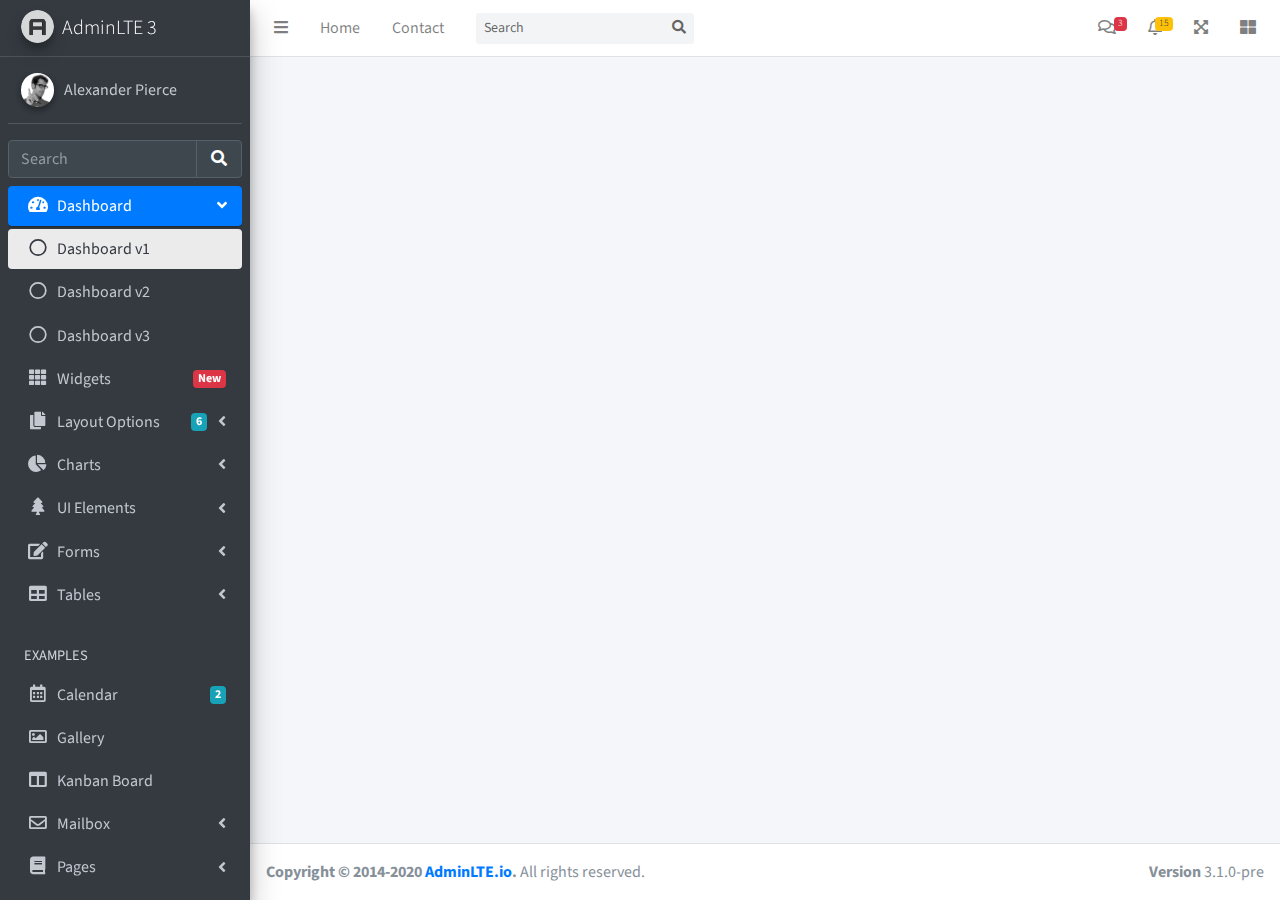
<file: Accounting Final Details/AdminLTE-master/index.html>
﻿<!DOCTYPE html>
<html lang="en">
<head>
  <meta charset="utf-8">
  <meta name="viewport" content="width=device-width, initial-scale=1">
  <title>AdminLTE 3 | Dashboard</title>

  <!-- Google Font: Source Sans Pro -->
  <link rel="stylesheet" href="https://fonts.googleapis.com/css?family=Source+Sans+Pro:300,400,400i,700&display=fallback">
  <!-- Font Awesome -->
  <link rel="stylesheet" href="plugins/fontawesome-free/css/all.min.css">
  <!-- Ionicons -->
  <link rel="stylesheet" href="https://code.ionicframework.com/ionicons/2.0.1/css/ionicons.min.css">
  <!-- Tempusdominus Bootstrap 4 -->
  <link rel="stylesheet" href="plugins/tempusdominus-bootstrap-4/css/tempusdominus-bootstrap-4.min.css">
  <!-- iCheck -->
  <link rel="stylesheet" href="plugins/icheck-bootstrap/icheck-bootstrap.min.css">
  <!-- JQVMap -->
  <link rel="stylesheet" href="plugins/jqvmap/jqvmap.min.css">
  <!-- Theme style -->
  <link rel="stylesheet" href="dist/css/adminlte.min.css">
  <!-- overlayScrollbars -->
  <link rel="stylesheet" href="plugins/overlayScrollbars/css/OverlayScrollbars.min.css">
  <!-- Daterange picker -->
  <link rel="stylesheet" href="plugins/daterangepicker/daterangepicker.css">
  <!-- summernote -->
  <link rel="stylesheet" href="plugins/summernote/summernote-bs4.min.css">
</head>
<body class="hold-transition sidebar-mini layout-fixed">
<div class="wrapper">

  <!-- Navbar -->
  <nav class="main-header navbar navbar-expand navbar-white navbar-light">
    <!-- Left navbar links -->
    <ul class="navbar-nav">
      <li class="nav-item">
        <a class="nav-link" data-widget="pushmenu" href="#" role="button"><i class="fas fa-bars"></i></a>
      </li>
      <li class="nav-item d-none d-sm-inline-block">
        <a href="index3.html" class="nav-link">Home</a>
      </li>
      <li class="nav-item d-none d-sm-inline-block">
        <a href="#" class="nav-link">Contact</a>
      </li>
    </ul>

    <!-- SEARCH FORM -->
    <form class="form-inline ml-3">
      <div class="input-group input-group-sm">
        <input class="form-control form-control-navbar" type="search" placeholder="Search" aria-label="Search">
        <div class="input-group-append">
          <button class="btn btn-navbar" type="submit">
            <i class="fas fa-search"></i>
          </button>
        </div>
      </div>
    </form>

    <!-- Right navbar links -->
    <ul class="navbar-nav ml-auto">
      <!-- Messages Dropdown Menu -->
      <li class="nav-item dropdown">
        <a class="nav-link" data-toggle="dropdown" href="#">
          <i class="far fa-comments"></i>
          <span class="badge badge-danger navbar-badge">3</span>
        </a>
        <div class="dropdown-menu dropdown-menu-lg dropdown-menu-right">
          <a href="#" class="dropdown-item">
            <!-- Message Start -->
            <div class="media">
              <img src="dist/img/user1-128x128.jpg" alt="User Avatar" class="img-size-50 mr-3 img-circle">
              <div class="media-body">
                <h3 class="dropdown-item-title">
                  Brad Diesel
                  <span class="float-right text-sm text-danger"><i class="fas fa-star"></i></span>
                </h3>
                <p class="text-sm">Call me whenever you can...</p>
                <p class="text-sm text-muted"><i class="far fa-clock mr-1"></i> 4 Hours Ago</p>
              </div>
            </div>
            <!-- Message End -->
          </a>
          <div class="dropdown-divider"></div>
          <a href="#" class="dropdown-item">
            <!-- Message Start -->
            <div class="media">
              <img src="dist/img/user8-128x128.jpg" alt="User Avatar" class="img-size-50 img-circle mr-3">
              <div class="media-body">
                <h3 class="dropdown-item-title">
                  John Pierce
                  <span class="float-right text-sm text-muted"><i class="fas fa-star"></i></span>
                </h3>
                <p class="text-sm">I got your message bro</p>
                <p class="text-sm text-muted"><i class="far fa-clock mr-1"></i> 4 Hours Ago</p>
              </div>
            </div>
            <!-- Message End -->
          </a>
          <div class="dropdown-divider"></div>
          <a href="#" class="dropdown-item">
            <!-- Message Start -->
            <div class="media">
              <img src="dist/img/user3-128x128.jpg" alt="User Avatar" class="img-size-50 img-circle mr-3">
              <div class="media-body">
                <h3 class="dropdown-item-title">
                  Nora Silvester
                  <span class="float-right text-sm text-warning"><i class="fas fa-star"></i></span>
                </h3>
                <p class="text-sm">The subject goes here</p>
                <p class="text-sm text-muted"><i class="far fa-clock mr-1"></i> 4 Hours Ago</p>
              </div>
            </div>
            <!-- Message End -->
          </a>
          <div class="dropdown-divider"></div>
          <a href="#" class="dropdown-item dropdown-footer">See All Messages</a>
        </div>
      </li>
      <!-- Notifications Dropdown Menu -->
      <li class="nav-item dropdown">
        <a class="nav-link" data-toggle="dropdown" href="#">
          <i class="far fa-bell"></i>
          <span class="badge badge-warning navbar-badge">15</span>
        </a>
        <div class="dropdown-menu dropdown-menu-lg dropdown-menu-right">
          <span class="dropdown-item dropdown-header">15 Notifications</span>
          <div class="dropdown-divider"></div>
          <a href="#" class="dropdown-item">
            <i class="fas fa-envelope mr-2"></i> 4 new messages
            <span class="float-right text-muted text-sm">3 mins</span>
          </a>
          <div class="dropdown-divider"></div>
          <a href="#" class="dropdown-item">
            <i class="fas fa-users mr-2"></i> 8 friend requests
            <span class="float-right text-muted text-sm">12 hours</span>
          </a>
          <div class="dropdown-divider"></div>
          <a href="#" class="dropdown-item">
            <i class="fas fa-file mr-2"></i> 3 new reports
            <span class="float-right text-muted text-sm">2 days</span>
          </a>
          <div class="dropdown-divider"></div>
          <a href="#" class="dropdown-item dropdown-footer">See All Notifications</a>
        </div>
      </li>
      <li class="nav-item">
        <a class="nav-link" data-widget="fullscreen" href="#" role="button">
          <i class="fas fa-expand-arrows-alt"></i>
        </a>
      </li>
      <li class="nav-item">
        <a class="nav-link" data-widget="control-sidebar" data-slide="true" href="#" role="button">
          <i class="fas fa-th-large"></i>
        </a>
      </li>
    </ul>
  </nav>
  <!-- /.navbar -->

  <!-- Main Sidebar Container -->
  <aside class="main-sidebar sidebar-dark-primary elevation-4">
    <!-- Brand Logo -->
    <a href="index3.html" class="brand-link">
      <img src="dist/img/AdminLTELogo.png" alt="AdminLTE Logo" class="brand-image img-circle elevation-3" style="opacity: .8">
      <span class="brand-text font-weight-light">AdminLTE 3</span>
    </a>

    <!-- Sidebar -->
    <div class="sidebar">
      <!-- Sidebar user panel (optional) -->
      <div class="user-panel mt-3 pb-3 mb-3 d-flex">
        <div class="image">
          <img src="dist/img/user2-160x160.jpg" class="img-circle elevation-2" alt="User Image">
        </div>
        <div class="info">
          <a href="#" class="d-block">Alexander Pierce</a>
        </div>
      </div>

      <!-- SidebarSearch Form -->
      <div class="form-inline">
        <div class="input-group" data-widget="sidebar-search">
          <input class="form-control form-control-sidebar" type="search" placeholder="Search" aria-label="Search">
          <div class="input-group-append">
            <button class="btn btn-sidebar">
              <i class="fas fa-search fa-fw"></i>
            </button>
          </div>
        </div>
      </div>

      <!-- Sidebar Menu -->
      <nav class="mt-2">
        <ul class="nav nav-pills nav-sidebar flex-column" data-widget="treeview" role="menu" data-accordion="false">
          <!-- Add icons to the links using the .nav-icon class
               with font-awesome or any other icon font library -->
          <li class="nav-item menu-open">
            <a href="#" class="nav-link active">
              <i class="nav-icon fas fa-tachometer-alt"></i>
              <p>
                Dashboard
                <i class="right fas fa-angle-left"></i>
              </p>
            </a>
            <ul class="nav nav-treeview">
              <li class="nav-item">
                <a href="./index.html" class="nav-link active">
                  <i class="far fa-circle nav-icon"></i>
                  <p>Dashboard v1</p>
                </a>
              </li>
              <li class="nav-item">
                <a href="./index2.html" class="nav-link">
                  <i class="far fa-circle nav-icon"></i>
                  <p>Dashboard v2</p>
                </a>
              </li>
              <li class="nav-item">
                <a href="./index3.html" class="nav-link">
                  <i class="far fa-circle nav-icon"></i>
                  <p>Dashboard v3</p>
                </a>
              </li>
            </ul>
          </li>
          <li class="nav-item">
            <a href="pages/widgets.html" class="nav-link">
              <i class="nav-icon fas fa-th"></i>
              <p>
                Widgets
                <span class="right badge badge-danger">New</span>
              </p>
            </a>
          </li>
          <li class="nav-item">
            <a href="#" class="nav-link">
              <i class="nav-icon fas fa-copy"></i>
              <p>
                Layout Options
                <i class="fas fa-angle-left right"></i>
                <span class="badge badge-info right">6</span>
              </p>
            </a>
            <ul class="nav nav-treeview">
              <li class="nav-item">
                <a href="pages/layout/top-nav.html" class="nav-link">
                  <i class="far fa-circle nav-icon"></i>
                  <p>Top Navigation</p>
                </a>
              </li>
              <li class="nav-item">
                <a href="pages/layout/top-nav-sidebar.html" class="nav-link">
                  <i class="far fa-circle nav-icon"></i>
                  <p>Top Navigation + Sidebar</p>
                </a>
              </li>
              <li class="nav-item">
                <a href="pages/layout/boxed.html" class="nav-link">
                  <i class="far fa-circle nav-icon"></i>
                  <p>Boxed</p>
                </a>
              </li>
              <li class="nav-item">
                <a href="pages/layout/fixed-sidebar.html" class="nav-link">
                  <i class="far fa-circle nav-icon"></i>
                  <p>Fixed Sidebar</p>
                </a>
              </li>
              <li class="nav-item">
                <a href="pages/layout/fixed-sidebar-custom.html" class="nav-link">
                  <i class="far fa-circle nav-icon"></i>
                  <p>Fixed Sidebar <small>+ Custom Area</small></p>
                </a>
              </li>
              <li class="nav-item">
                <a href="pages/layout/fixed-topnav.html" class="nav-link">
                  <i class="far fa-circle nav-icon"></i>
                  <p>Fixed Navbar</p>
                </a>
              </li>
              <li class="nav-item">
                <a href="pages/layout/fixed-footer.html" class="nav-link">
                  <i class="far fa-circle nav-icon"></i>
                  <p>Fixed Footer</p>
                </a>
              </li>
              <li class="nav-item">
                <a href="pages/layout/collapsed-sidebar.html" class="nav-link">
                  <i class="far fa-circle nav-icon"></i>
                  <p>Collapsed Sidebar</p>
                </a>
              </li>
            </ul>
          </li>
          <li class="nav-item">
            <a href="#" class="nav-link">
              <i class="nav-icon fas fa-chart-pie"></i>
              <p>
                Charts
                <i class="right fas fa-angle-left"></i>
              </p>
            </a>
            <ul class="nav nav-treeview">
              <li class="nav-item">
                <a href="pages/charts/chartjs.html" class="nav-link">
                  <i class="far fa-circle nav-icon"></i>
                  <p>ChartJS</p>
                </a>
              </li>
              <li class="nav-item">
                <a href="pages/charts/flot.html" class="nav-link">
                  <i class="far fa-circle nav-icon"></i>
                  <p>Flot</p>
                </a>
              </li>
              <li class="nav-item">
                <a href="pages/charts/inline.html" class="nav-link">
                  <i class="far fa-circle nav-icon"></i>
                  <p>Inline</p>
                </a>
              </li>
            </ul>
          </li>
          <li class="nav-item">
            <a href="#" class="nav-link">
              <i class="nav-icon fas fa-tree"></i>
              <p>
                UI Elements
                <i class="fas fa-angle-left right"></i>
              </p>
            </a>
            <ul class="nav nav-treeview">
              <li class="nav-item">
                <a href="pages/UI/general.html" class="nav-link">
                  <i class="far fa-circle nav-icon"></i>
                  <p>General</p>
                </a>
              </li>
              <li class="nav-item">
                <a href="pages/UI/icons.html" class="nav-link">
                  <i class="far fa-circle nav-icon"></i>
                  <p>Icons</p>
                </a>
              </li>
              <li class="nav-item">
                <a href="pages/UI/buttons.html" class="nav-link">
                  <i class="far fa-circle nav-icon"></i>
                  <p>Buttons</p>
                </a>
              </li>
              <li class="nav-item">
                <a href="pages/UI/sliders.html" class="nav-link">
                  <i class="far fa-circle nav-icon"></i>
                  <p>Sliders</p>
                </a>
              </li>
              <li class="nav-item">
                <a href="pages/UI/modals.html" class="nav-link">
                  <i class="far fa-circle nav-icon"></i>
                  <p>Modals & Alerts</p>
                </a>
              </li>
              <li class="nav-item">
                <a href="pages/UI/navbar.html" class="nav-link">
                  <i class="far fa-circle nav-icon"></i>
                  <p>Navbar & Tabs</p>
                </a>
              </li>
              <li class="nav-item">
                <a href="pages/UI/timeline.html" class="nav-link">
                  <i class="far fa-circle nav-icon"></i>
                  <p>Timeline</p>
                </a>
              </li>
              <li class="nav-item">
                <a href="pages/UI/ribbons.html" class="nav-link">
                  <i class="far fa-circle nav-icon"></i>
                  <p>Ribbons</p>
                </a>
              </li>
            </ul>
          </li>
          <li class="nav-item">
            <a href="#" class="nav-link">
              <i class="nav-icon fas fa-edit"></i>
              <p>
                Forms
                <i class="fas fa-angle-left right"></i>
              </p>
            </a>
            <ul class="nav nav-treeview">
              <li class="nav-item">
                <a href="pages/forms/general.html" class="nav-link">
                  <i class="far fa-circle nav-icon"></i>
                  <p>General Elements</p>
                </a>
              </li>
              <li class="nav-item">
                <a href="pages/forms/advanced.html" class="nav-link">
                  <i class="far fa-circle nav-icon"></i>
                  <p>Advanced Elements</p>
                </a>
              </li>
              <li class="nav-item">
                <a href="pages/forms/editors.html" class="nav-link">
                  <i class="far fa-circle nav-icon"></i>
                  <p>Editors</p>
                </a>
              </li>
              <li class="nav-item">
                <a href="pages/forms/validation.html" class="nav-link">
                  <i class="far fa-circle nav-icon"></i>
                  <p>Validation</p>
                </a>
              </li>
            </ul>
          </li>
          <li class="nav-item">
            <a href="#" class="nav-link">
              <i class="nav-icon fas fa-table"></i>
              <p>
                Tables
                <i class="fas fa-angle-left right"></i>
              </p>
            </a>
            <ul class="nav nav-treeview">
              <li class="nav-item">
                <a href="pages/tables/simple.html" class="nav-link">
                  <i class="far fa-circle nav-icon"></i>
                  <p>Simple Tables</p>
                </a>
              </li>
              <li class="nav-item">
                <a href="pages/tables/data.html" class="nav-link">
                  <i class="far fa-circle nav-icon"></i>
                  <p>DataTables</p>
                </a>
              </li>
              <li class="nav-item">
                <a href="pages/tables/jsgrid.html" class="nav-link">
                  <i class="far fa-circle nav-icon"></i>
                  <p>jsGrid</p>
                </a>
              </li>
            </ul>
          </li>
          <li class="nav-header">EXAMPLES</li>
          <li class="nav-item">
            <a href="pages/calendar.html" class="nav-link">
              <i class="nav-icon far fa-calendar-alt"></i>
              <p>
                Calendar
                <span class="badge badge-info right">2</span>
              </p>
            </a>
          </li>
          <li class="nav-item">
            <a href="pages/gallery.html" class="nav-link">
              <i class="nav-icon far fa-image"></i>
              <p>
                Gallery
              </p>
            </a>
          </li>
          <li class="nav-item">
            <a href="pages/kanban.html" class="nav-link">
              <i class="nav-icon fas fa-columns"></i>
              <p>
                Kanban Board
              </p>
            </a>
          </li>
          <li class="nav-item">
            <a href="#" class="nav-link">
              <i class="nav-icon far fa-envelope"></i>
              <p>
                Mailbox
                <i class="fas fa-angle-left right"></i>
              </p>
            </a>
            <ul class="nav nav-treeview">
              <li class="nav-item">
                <a href="pages/mailbox/mailbox.html" class="nav-link">
                  <i class="far fa-circle nav-icon"></i>
                  <p>Inbox</p>
                </a>
              </li>
              <li class="nav-item">
                <a href="pages/mailbox/compose.html" class="nav-link">
                  <i class="far fa-circle nav-icon"></i>
                  <p>Compose</p>
                </a>
              </li>
              <li class="nav-item">
                <a href="pages/mailbox/read-mail.html" class="nav-link">
                  <i class="far fa-circle nav-icon"></i>
                  <p>Read</p>
                </a>
              </li>
            </ul>
          </li>
          <li class="nav-item">
            <a href="#" class="nav-link">
              <i class="nav-icon fas fa-book"></i>
              <p>
                Pages
                <i class="fas fa-angle-left right"></i>
              </p>
            </a>
            <ul class="nav nav-treeview">
              <li class="nav-item">
                <a href="pages/examples/invoice.html" class="nav-link">
                  <i class="far fa-circle nav-icon"></i>
                  <p>Invoice</p>
                </a>
              </li>
              <li class="nav-item">
                <a href="pages/examples/profile.html" class="nav-link">
                  <i class="far fa-circle nav-icon"></i>
                  <p>Profile</p>
                </a>
              </li>
              <li class="nav-item">
                <a href="pages/examples/e-commerce.html" class="nav-link">
                  <i class="far fa-circle nav-icon"></i>
                  <p>E-commerce</p>
                </a>
              </li>
              <li class="nav-item">
                <a href="pages/examples/projects.html" class="nav-link">
                  <i class="far fa-circle nav-icon"></i>
                  <p>Projects</p>
                </a>
              </li>
              <li class="nav-item">
                <a href="pages/examples/project-add.html" class="nav-link">
                  <i class="far fa-circle nav-icon"></i>
                  <p>Project Add</p>
                </a>
              </li>
              <li class="nav-item">
                <a href="pages/examples/project-edit.html" class="nav-link">
                  <i class="far fa-circle nav-icon"></i>
                  <p>Project Edit</p>
                </a>
              </li>
              <li class="nav-item">
                <a href="pages/examples/project-detail.html" class="nav-link">
                  <i class="far fa-circle nav-icon"></i>
                  <p>Project Detail</p>
                </a>
              </li>
              <li class="nav-item">
                <a href="pages/examples/contacts.html" class="nav-link">
                  <i class="far fa-circle nav-icon"></i>
                  <p>Contacts</p>
                </a>
              </li>
              <li class="nav-item">
                <a href="pages/examples/faq.html" class="nav-link active">
                  <i class="far fa-circle nav-icon"></i>
                  <p>FAQ</p>
                </a>
              </li>
              <li class="nav-item">
                <a href="pages/examples/contact-us.html" class="nav-link">
                  <i class="far fa-circle nav-icon"></i>
                  <p>Contact us</p>
                </a>
              </li>
            </ul>
          </li>
          <li class="nav-item">
            <a href="#" class="nav-link">
              <i class="nav-icon far fa-plus-square"></i>
              <p>
                Extras
                <i class="fas fa-angle-left right"></i>
              </p>
            </a>
            <ul class="nav nav-treeview">
              <li class="nav-item">
                <a href="#" class="nav-link">
                  <i class="far fa-circle nav-icon"></i>
                  <p>
                    Login & Register v1
                    <i class="fas fa-angle-left right"></i>
                  </p>
                </a>
                <ul class="nav nav-treeview">
                  <li class="nav-item">
                    <a href="pages/examples/login.html" class="nav-link">
                      <i class="far fa-circle nav-icon"></i>
                      <p>Login v1</p>
                    </a>
                  </li>
                  <li class="nav-item">
                    <a href="pages/examples/register.html" class="nav-link">
                      <i class="far fa-circle nav-icon"></i>
                      <p>Register v1</p>
                    </a>
                  </li>
                  <li class="nav-item">
                    <a href="pages/examples/forgot-password.html" class="nav-link">
                      <i class="far fa-circle nav-icon"></i>
                      <p>Forgot Password v1</p>
                    </a>
                  </li>
                  <li class="nav-item">
                    <a href="pages/examples/recover-password.html" class="nav-link">
                      <i class="far fa-circle nav-icon"></i>
                      <p>Recover Password v1</p>
                    </a>
                  </li>
                </ul>
              </li>
              <li class="nav-item">
                <a href="#" class="nav-link">
                  <i class="far fa-circle nav-icon"></i>
                  <p>
                    Login & Register v2
                    <i class="fas fa-angle-left right"></i>
                  </p>
                </a>
                <ul class="nav nav-treeview">
                  <li class="nav-item">
                    <a href="pages/examples/login-v2.html" class="nav-link">
                      <i class="far fa-circle nav-icon"></i>
                      <p>Login v2</p>
                    </a>
                  </li>
                  <li class="nav-item">
                    <a href="pages/examples/register-v2.html" class="nav-link">
                      <i class="far fa-circle nav-icon"></i>
                      <p>Register v2</p>
                    </a>
                  </li>
                  <li class="nav-item">
                    <a href="pages/examples/forgot-password-v2.html" class="nav-link">
                      <i class="far fa-circle nav-icon"></i>
                      <p>Forgot Password v2</p>
                    </a>
                  </li>
                  <li class="nav-item">
                    <a href="pages/examples/recover-password-v2.html" class="nav-link">
                      <i class="far fa-circle nav-icon"></i>
                      <p>Recover Password v2</p>
                    </a>
                  </li>
                </ul>
              </li>
              <li class="nav-item">
                <a href="pages/examples/lockscreen.html" class="nav-link">
                  <i class="far fa-circle nav-icon"></i>
                  <p>Lockscreen</p>
                </a>
              </li>
              <li class="nav-item">
                <a href="pages/examples/legacy-user-menu.html" class="nav-link">
                  <i class="far fa-circle nav-icon"></i>
                  <p>Legacy User Menu</p>
                </a>
              </li>
              <li class="nav-item">
                <a href="pages/examples/language-menu.html" class="nav-link">
                  <i class="far fa-circle nav-icon"></i>
                  <p>Language Menu</p>
                </a>
              </li>
              <li class="nav-item">
                <a href="pages/examples/404.html" class="nav-link">
                  <i class="far fa-circle nav-icon"></i>
                  <p>Error 404</p>
                </a>
              </li>
              <li class="nav-item">
                <a href="pages/examples/500.html" class="nav-link">
                  <i class="far fa-circle nav-icon"></i>
                  <p>Error 500</p>
                </a>
              </li>
              <li class="nav-item">
                <a href="pages/examples/pace.html" class="nav-link">
                  <i class="far fa-circle nav-icon"></i>
                  <p>Pace</p>
                </a>
              </li>
              <li class="nav-item">
                <a href="pages/examples/blank.html" class="nav-link">
                  <i class="far fa-circle nav-icon"></i>
                  <p>Blank Page</p>
                </a>
              </li>
              <li class="nav-item">
                <a href="starter.html" class="nav-link">
                  <i class="far fa-circle nav-icon"></i>
                  <p>Starter Page</p>
                </a>
              </li>
            </ul>
          </li>
          <li class="nav-item">
            <a href="#" class="nav-link">
              <i class="nav-icon fas fa-search"></i>
              <p>
                Search
                <i class="fas fa-angle-left right"></i>
              </p>
            </a>
            <ul class="nav nav-treeview">
              <li class="nav-item">
                <a href="pages/search/simple.html" class="nav-link">
                  <i class="far fa-circle nav-icon"></i>
                  <p>Simple Search</p>
                </a>
              </li>
              <li class="nav-item">
                <a href="pages/search/enhanced.html" class="nav-link">
                  <i class="far fa-circle nav-icon"></i>
                  <p>Enhanced</p>
                </a>
              </li>
            </ul>
          </li>
          <li class="nav-header">MISCELLANEOUS</li>
          <li class="nav-item">
            <a href="https://adminlte.io/docs/3.0/" class="nav-link">
              <i class="nav-icon fas fa-file"></i>
              <p>Documentation</p>
            </a>
          </li>
          <li class="nav-header">MULTI LEVEL EXAMPLE</li>
          <li class="nav-item">
            <a href="#" class="nav-link">
              <i class="fas fa-circle nav-icon"></i>
              <p>Level 1</p>
            </a>
          </li>
          <li class="nav-item">
            <a href="#" class="nav-link">
              <i class="nav-icon fas fa-circle"></i>
              <p>
                Level 1
                <i class="right fas fa-angle-left"></i>
              </p>
            </a>
            <ul class="nav nav-treeview">
              <li class="nav-item">
                <a href="#" class="nav-link">
                  <i class="far fa-circle nav-icon"></i>
                  <p>Level 2</p>
                </a>
              </li>
              <li class="nav-item">
                <a href="#" class="nav-link">
                  <i class="far fa-circle nav-icon"></i>
                  <p>
                    Level 2
                    <i class="right fas fa-angle-left"></i>
                  </p>
                </a>
                <ul class="nav nav-treeview">
                  <li class="nav-item">
                    <a href="#" class="nav-link">
                      <i class="far fa-dot-circle nav-icon"></i>
                      <p>Level 3</p>
                    </a>
                  </li>
                  <li class="nav-item">
                    <a href="#" class="nav-link">
                      <i class="far fa-dot-circle nav-icon"></i>
                      <p>Level 3</p>
                    </a>
                  </li>
                  <li class="nav-item">
                    <a href="#" class="nav-link">
                      <i class="far fa-dot-circle nav-icon"></i>
                      <p>Level 3</p>
                    </a>
                  </li>
                </ul>
              </li>
              <li class="nav-item">
                <a href="#" class="nav-link">
                  <i class="far fa-circle nav-icon"></i>
                  <p>Level 2</p>
                </a>
              </li>
            </ul>
          </li>
          <li class="nav-item">
            <a href="#" class="nav-link">
              <i class="fas fa-circle nav-icon"></i>
              <p>Level 1</p>
            </a>
          </li>
          <li class="nav-header">LABELS</li>
          <li class="nav-item">
            <a href="#" class="nav-link">
              <i class="nav-icon far fa-circle text-danger"></i>
              <p class="text">Important</p>
            </a>
          </li>
          <li class="nav-item">
            <a href="#" class="nav-link">
              <i class="nav-icon far fa-circle text-warning"></i>
              <p>Warning</p>
            </a>
          </li>
          <li class="nav-item">
            <a href="#" class="nav-link">
              <i class="nav-icon far fa-circle text-info"></i>
              <p>Informational</p>
            </a>
          </li>
        </ul>
      </nav>
      <!-- /.sidebar-menu -->
    </div>
    <!-- /.sidebar -->
  </aside>

  <!-- Content Wrapper. Contains page content -->
  <div class="content-wrapper">
 














  </div>









  <!-- /.content-wrapper -->
  <footer class="main-footer">
    <strong>Copyright &copy; 2014-2020 <a href="https://adminlte.io">AdminLTE.io</a>.</strong>
    All rights reserved.
    <div class="float-right d-none d-sm-inline-block">
      <b>Version</b> 3.1.0-pre
    </div>
  </footer>

  <!-- Control Sidebar -->
  <aside class="control-sidebar control-sidebar-dark">
    <!-- Control sidebar content goes here -->
  </aside>
  <!-- /.control-sidebar -->
</div>
<!-- ./wrapper -->

<!-- jQuery -->
<script src="plugins/jquery/jquery.min.js"></script>
<!-- jQuery UI 1.11.4 -->
<script src="plugins/jquery-ui/jquery-ui.min.js"></script>
<!-- Resolve conflict in jQuery UI tooltip with Bootstrap tooltip -->
<script>
  $.widget.bridge('uibutton', $.ui.button)
</script>
<!-- Bootstrap 4 -->
<script src="plugins/bootstrap/js/bootstrap.bundle.min.js"></script>
<!-- ChartJS -->
<script src="plugins/chart.js/Chart.min.js"></script>
<!-- Sparkline -->
<script src="plugins/sparklines/sparkline.js"></script>
<!-- JQVMap -->
<script src="plugins/jqvmap/jquery.vmap.min.js"></script>
<script src="plugins/jqvmap/maps/jquery.vmap.usa.js"></script>
<!-- jQuery Knob Chart -->
<script src="plugins/jquery-knob/jquery.knob.min.js"></script>
<!-- daterangepicker -->
<script src="plugins/moment/moment.min.js"></script>
<script src="plugins/daterangepicker/daterangepicker.js"></script>
<!-- Tempusdominus Bootstrap 4 -->
<script src="plugins/tempusdominus-bootstrap-4/js/tempusdominus-bootstrap-4.min.js"></script>
<!-- Summernote -->
<script src="plugins/summernote/summernote-bs4.min.js"></script>
<!-- overlayScrollbars -->
<script src="plugins/overlayScrollbars/js/jquery.overlayScrollbars.min.js"></script>
<!-- AdminLTE App -->
<script src="dist/js/adminlte.js"></script>
<!-- AdminLTE for demo purposes -->
<script src="dist/js/demo.js"></script>
<!-- AdminLTE dashboard demo (This is only for demo purposes) -->
<script src="dist/js/pages/dashboard.js"></script>
</body>
</html>
</file>
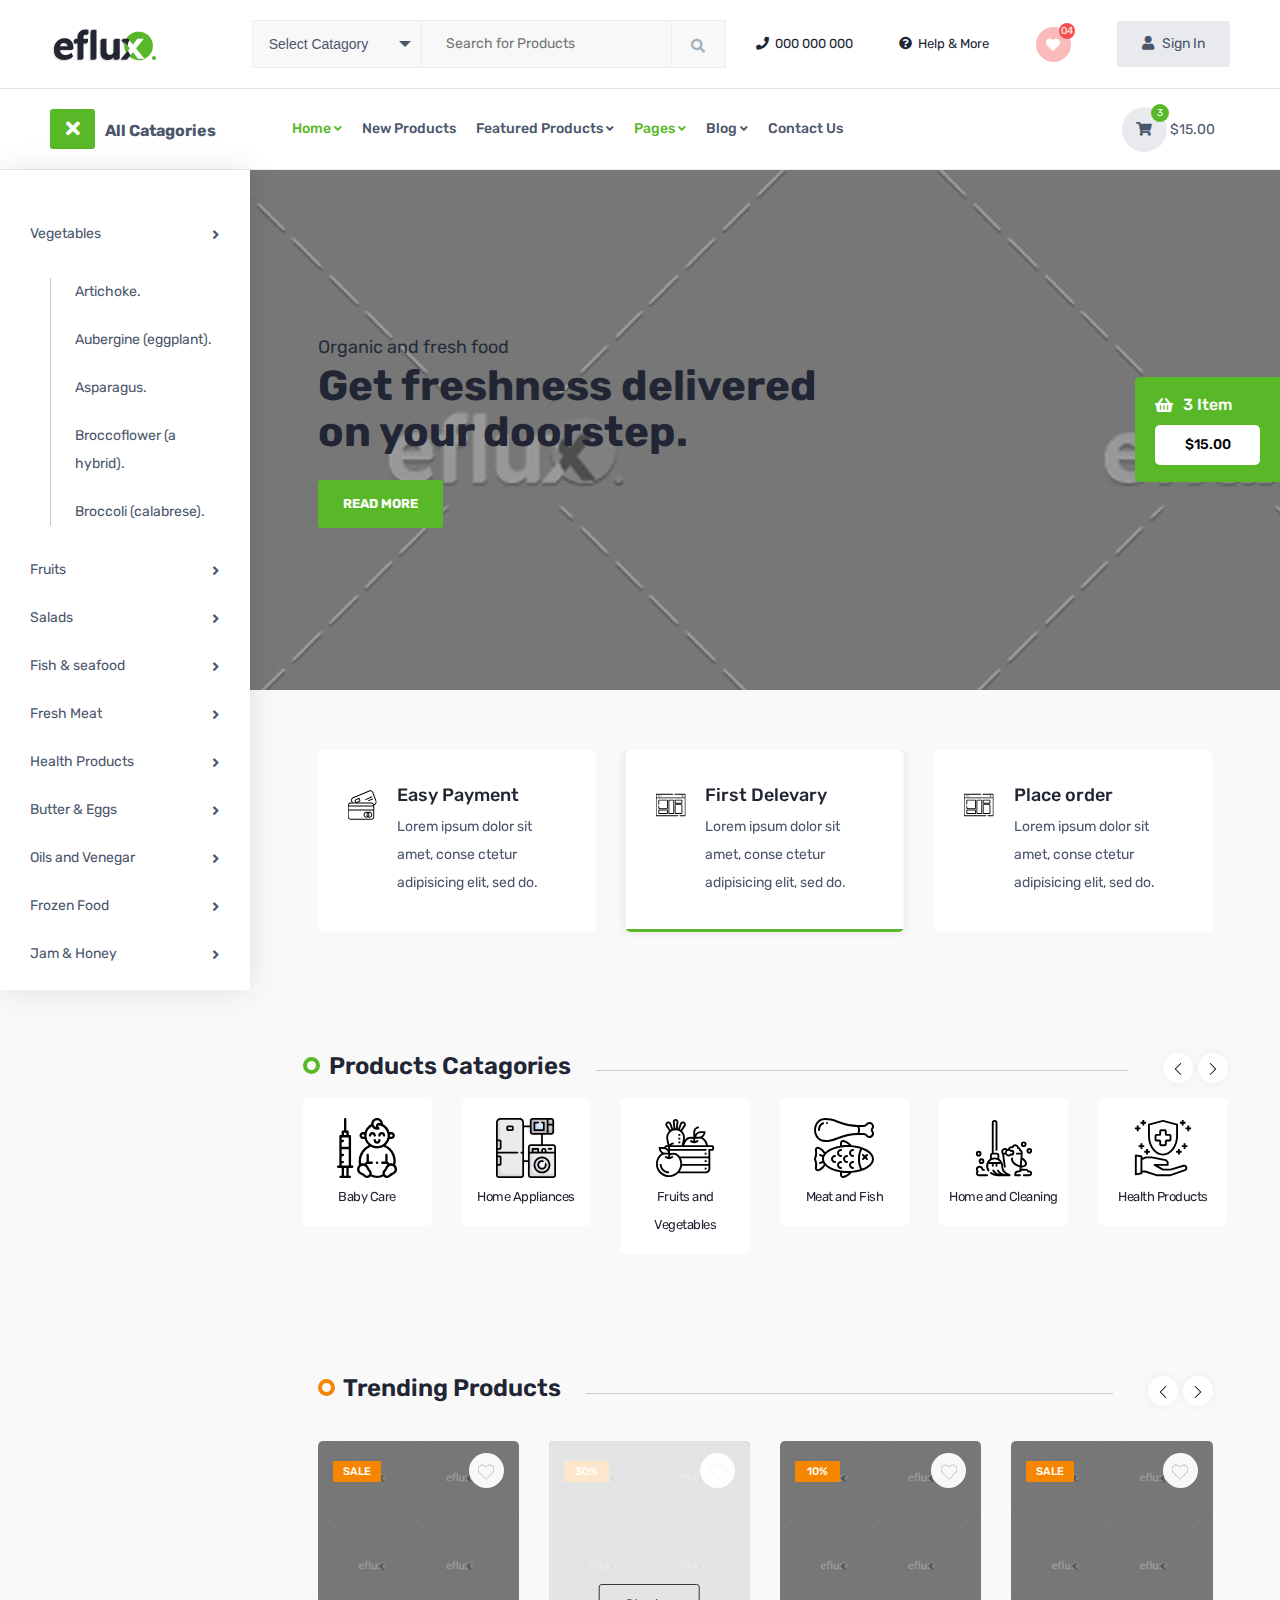
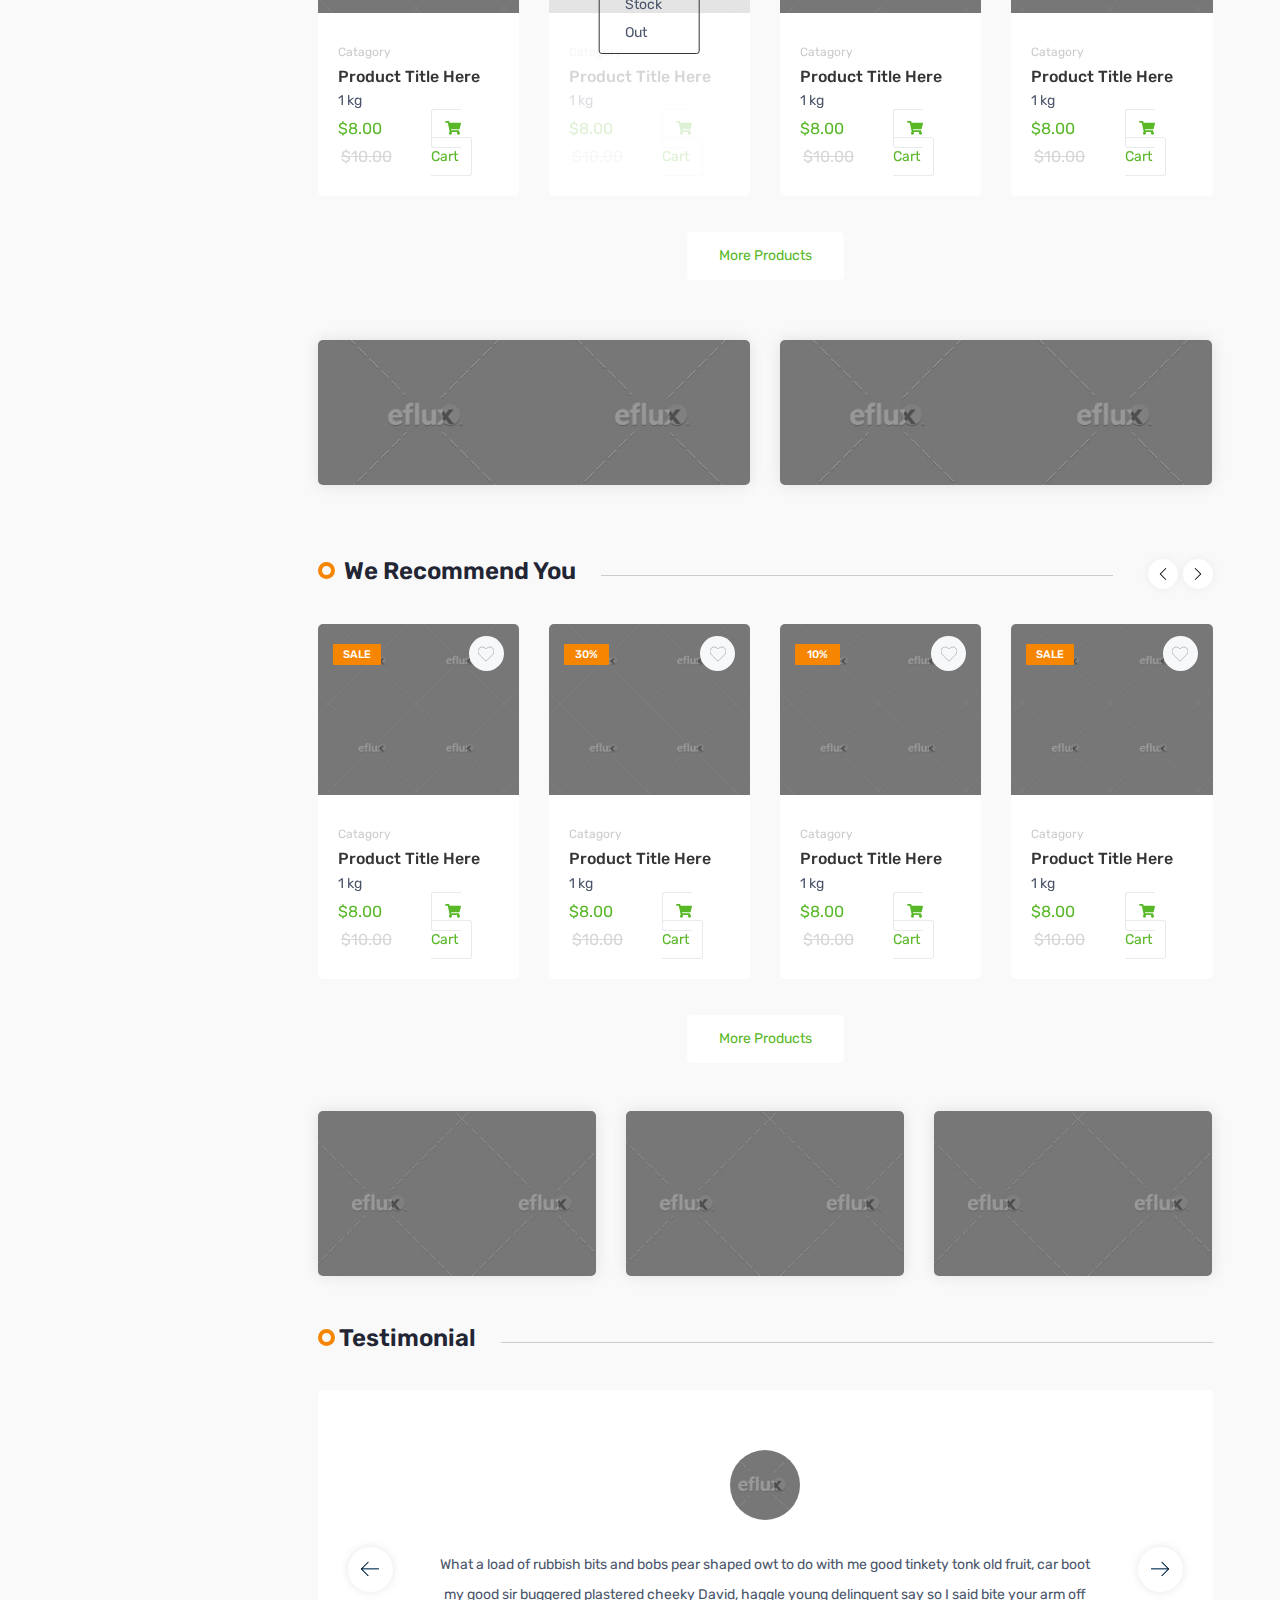
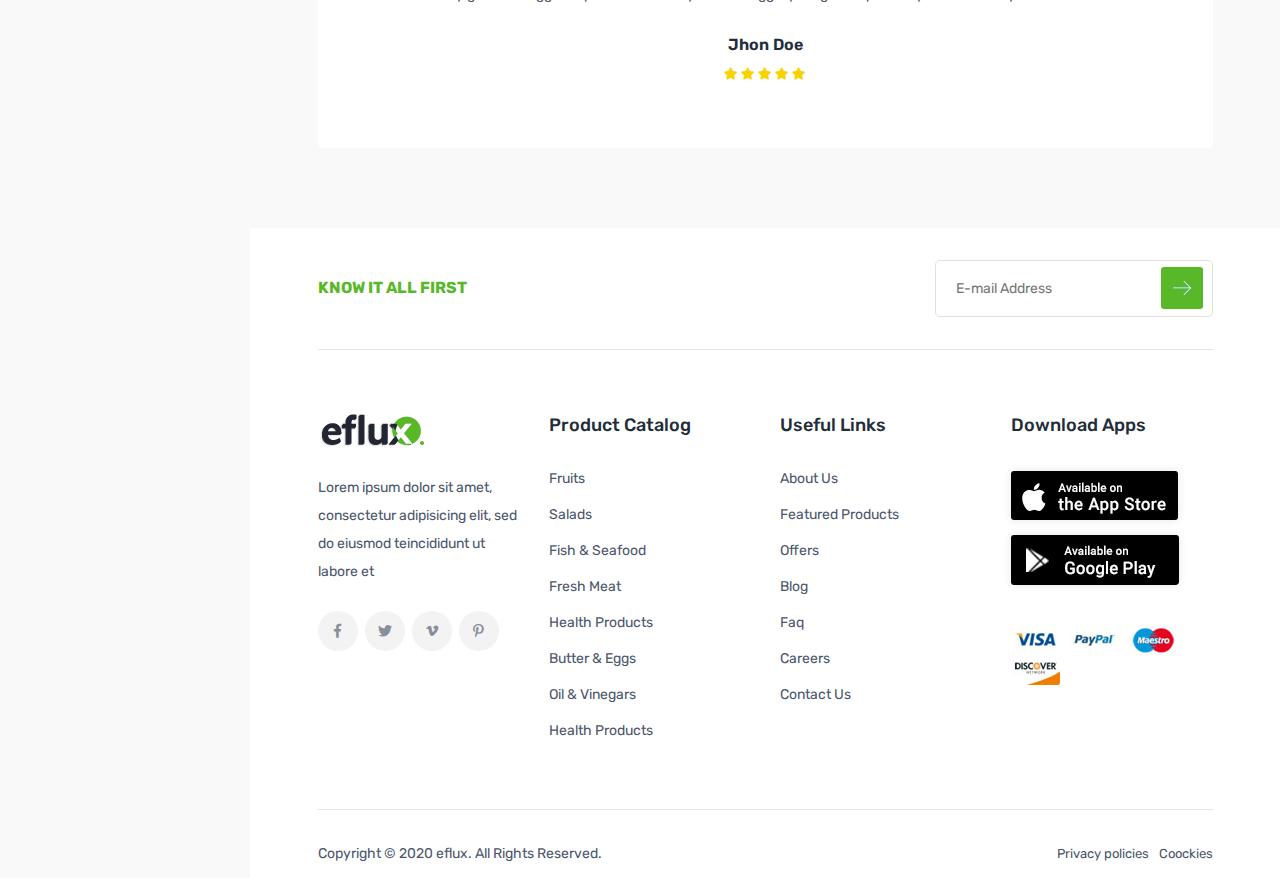
<file: Accounting Final Details/template/index.html>
<!DOCTYPE html>
<html lang="en">
<head>
    <meta charset="utf-8">
    <meta http-equiv="X-UA-Compatible" content="IE=edge">
    <meta name="viewport" content="width=device-width, initial-scale=1">
    <title>eflux - Grocery & Organic Supermarket Responsive Template</title>
    <link rel="shortcut icon" type="image/png" href="assets/images/favicon.png" />
    <link rel="stylesheet" href="assets/css/bootstrap.min.css">
    <link rel="stylesheet" href="assets/css/all.min.css">
    <link rel="stylesheet" href="assets/css/animate.css">
    <link rel="stylesheet" href="assets/css/swiper.min.css">
    <link rel="stylesheet" type="text/css" href="assets/css/slick.css">
    <link rel="stylesheet" type="text/css" href="assets/css/slick-theme.css">
    <link rel="stylesheet" href="assets/css/custom-select.css">
    <link rel="stylesheet" href="assets/css/style.css">
</head>
<body id="top-page" class="sticky-sidebar-home">
    <a class="position-absolute" href="javascript:void(0)" onclick="cartopen()">
        <div id="sitebar-drawar" class="sitebar-drawar">
            <div class="cart-count d-flex align-items-center">
                <i class="fas fa-shopping-basket"></i>
                <span>3 Item</span>
            </div>
            <div class="total-price">$15.00</div>
        </div>
    </a>

     <!-- admin Modal -->
     <div class="modal fade" id="useradmin1" tabindex="-1" aria-labelledby="useradmin1" aria-hidden="true">
        <div class="modal-dialog modal-dialog-centered">
            <div class="modal-content">
                <div class="modal-body">
                    <div class="header-top-action-dropdown">
                        <ul>
                            <li class="signin-option"><a onclick="OpenSignUpForm()" href="#" data-dismiss="modal"><i class="fas fa-user mr-2"></i>Sign In</a></li>
                            <li class="site-phone"><a href="tel:000-000-000"><i class="fas fa-phone"></i> 000 000 000</a></li>
                            <li class="site-help"><a href="#"><i class="fas fa-question-circle"></i> Help & More</a></li>
                        </ul>
                    </div>
                </div>
            </div>
        </div>
    </div>

     <!--siteinfo Modal -->
     <div class="modal fade" id="siteinfo1" tabindex="-1" aria-labelledby="siteinfo1" aria-hidden="true">
        <div class="modal-dialog modal-dialog-centered">
            <div class="modal-content">
                <div class="modal-body">
                    <div class="header-top-action-dropdown">
                        <ul>
                            <li class="site-phone"><a href="tel:000-000-000"><i class="fas fa-phone"></i> 000 000 000</a></li>
                            <li class="site-help"><a href="#"><i class="fas fa-question-circle"></i> Help & More</a></li>
                        </ul>
                    </div>
                </div>
            </div>
        </div>
    </div>

     <!--search Modal -->
     <div class="modal fade" id="search-select-id" tabindex="-1" aria-labelledby="search-select-id" aria-hidden="true">
        <div class="modal-dialog modal-dialog-centered">
            <div class="modal-content">
                <div class="modal-body">
                    <div class="select-search-option">
                        <div class="flux-custom-select">
                            <select>
                              <option value="0">Select Catagory</option>
                              <option value="1">Vegetables</option>
                              <option value="2">Fruits</option>
                              <option value="3">Salads</option>
                              <option value="4">Fish & Seafood</option>
                              <option value="5">Fresh Meat</option>
                              <option value="6">Health Product</option>
                              <option value="7">Butter & Eggs</option>
                              <option value="8">Oils & Venegar</option>
                              <option value="9">Frozen Food</option>
                              <option value="10">Jam & Honey</option>
                            </select>
                        </div>
                        <form action="#" class="search-form">
                            <input type="text" name="search" placeholder="Search for Products">
                            <button class="submit-btn"><i class="fas fa-search"></i></button>
                        </form>
                    </div>
                </div>
            </div>
        </div>
    </div>


     <!-- menu modal -->
     <div class="modal fade" id="menu-id" tabindex="-1" aria-labelledby="menu-id" aria-hidden="true">
        <div class="modal-dialog  modal-dialog-centered">
            <div class="modal-content">
                <div class="modal-body">
                    <ul class="menu d-xl-flex flex-wrap pl-0 list-unstyled">
                        <li class="item-has-children"><a data-toggle="collapse" href="#mainmenuid1" role="button" aria-expanded="false" aria-controls="catagory-widget1"><span>Home</span> <i class="fas fa-angle-down"></i></a>
                            <ul class="submenu collapse" id="mainmenuid1">
                                <li><a href="home-default.html">Home Default</a></li>
                                <li><a href="index-icon.html">Home Default2</a></li>
                                <li><a href="index.html">Home Sticky Sidebar</a></li>
                                <li><a href="home-search.html">Home Search</a></li>
                                <li><a href="home-slider.html">Home Slider</a></li>
                                <li><a href="home-slider2.html">Home Slider2</a></li>
                            </ul>
                        </li>
                        <li><a href="#">New Products</a></li>
                        <li><a data-toggle="collapse" href="#megamenu-main" role="button" aria-expanded="false" aria-controls="catagory-widget1"><span>Featured Products</span> <i class="fas fa-angle-down"></i></a>
                            <ul class=" collapse" id="megamenu-main">
                                <li><a data-toggle="collapse" href="#megamenu-main01" role="button" aria-expanded="false" aria-controls="megamenu-main01"><span>Vegetables</span> <i class="fas fa-angle-down"></i></a>
                                    <ul class="submenu collapse" id="megamenu-main01">
                                        <li><a href="product-list.html">Artichoke.</a></li>
                                        <li><a href="product-list.html">Aubergune(eggpiant)</a></li>
                                        <li><a href="product-list.html">Asparagus</a></li>
                                        <li><a href="product-list.html">Broccoflower(a hyrbid)</a></li>
                                    </ul>
                                </li>
                                <li><a data-toggle="collapse" href="#megamenu-main02" role="button" aria-expanded="false" aria-controls="megamenu-main02"><span>Fruits</span> <i class="fas fa-angle-down"></i></a>
                                    <ul class="submenu collapse" id="megamenu-main02">
                                        <li><a href="product-list.html">Artichoke.</a></li>
                                        <li><a href="product-list.html">Aubergune(eggpiant)</a></li>
                                        <li><a href="product-list.html">Asparagus</a></li>
                                        <li><a href="product-list.html">Broccoflower(a hyrbid)</a></li>
                                    </ul>
                                </li>
                                <li><a data-toggle="collapse" href="#megamenu-main03" role="button" aria-expanded="false" aria-controls="megamenu-main03"><span>Salads</span> <i class="fas fa-angle-down"></i></a>
                                    <ul class="submenu collapse" id="megamenu-main03">
                                        <li><a href="product-list.html">Artichoke.</a></li>
                                        <li><a href="product-list.html">Aubergune(eggpiant)</a></li>
                                        <li><a href="product-list.html">Asparagus</a></li>
                                        <li><a href="product-list.html">Broccoflower(a hyrbid)</a></li>
                                    </ul>
                                </li>
                                <li><a data-toggle="collapse" href="#megamenu-main04" role="button" aria-expanded="false" aria-controls="megamenu-main04"><span>Health Care</span> <i class="fas fa-angle-down"></i></a>
                                    <ul class="submenu collapse" id="megamenu-main04">
                                        <li><a href="product-list.html">Artichoke.</a></li>
                                        <li><a href="product-list.html">Aubergune(eggpiant)</a></li>
                                        <li><a href="product-list.html">Asparagus</a></li>
                                        <li><a href="product-list.html">Broccoflower(a hyrbid)</a></li>
                                    </ul>
                                </li>
                            </ul>
                        </li>
                        <li class="item-has-children"><a data-toggle="collapse" href="#mainmenuid2" role="button" aria-expanded="false" aria-controls="mainmenuid2"><span>Pages</span> <i class="fas fa-angle-down"></i></a>
                            <ul class="submenu collapse" id="mainmenuid2">
                                <li><a href="about.html">About</a></li>
                                <li><a href="contact.html">Contact</a></li>
                                <li><a href="product-list.html">Product List</a></li>
                                <li><a href="product-leftsidebar.html">Product leftsidebar</a></li>
                                <li><a href="product-fullwidth.html">Product Fullwidth</a></li>
                                <li><a href="brand-product.html">Brand Page</a></li>
                                <li><a href="product-detail.html">Product Details</a></li>
                                <li><a href="faq.html">FAQ</a></li>
                                <li><a href="checkout.html">Checkout</a></li>
                                <li><a href="user-dashbord.html">User Dashboard</a></li>
                                <li><a href="profile.html">Profile</a></li>
                                <li><a href="track-order.html">Track Order</a></li>
                            </ul>
                        </li>
                        <li class="item-has-children"><a data-toggle="collapse" href="#mainmenuid3" role="button" aria-expanded="false" aria-controls="mainmenuid3"><span>Blog</span> <i class="fas fa-angle-down"></i></a>
                            <ul class="submenu collapse" id="mainmenuid3">
                                <li><a href="blog.html">Blog full width</a></li>
                                <li><a href="blog-rightsidebar.html">Blog Rightsidebar</a></li>
                                <li><a href="single.html">Blog Single</a></li>
                            </ul>
                        </li>
                        <li><a href="contact.html">Contact Us</a></li>
                    </ul>
                </div>
            </div>
        </div>
    </div>




    <!-- sidebar-cart -->
    <div id="sitebar-cart" class="sitebar-cart">
        <div class="sc-head d-flex justify-content-between align-items-center">
            <div class="cart-count"><svg version="1.1" xmlns="http://www.w3.org/2000/svg" xmlns:xlink="http://www.w3.org/1999/xlink" x="0px" y="0px"
                width="20px" height="20px" viewBox="0 0 472.337 472.336" style="enable-background:new 0 0 472.337 472.336;"
                xml:space="preserve"><path d="M406.113,126.627c0-5.554-4.499-10.05-10.053-10.05h-76.377V91.715C319.684,41.143,278.543,0,227.969,0
                   c-50.573,0-91.713,41.143-91.713,91.715v24.862H70.45c-5.549,0-10.05,4.497-10.05,10.05L3.914,462.284
                   c0,5.554,4.497,10.053,10.055,10.053h444.397c5.554,0,10.057-4.499,10.057-10.053L406.113,126.627z M156.352,91.715
                   c0-39.49,32.13-71.614,71.612-71.614c39.49,0,71.618,32.13,71.618,71.614v24.862h-143.23V91.715z M146.402,214.625
                   c-9.92,0-17.959-8.044-17.959-17.961c0-7.269,4.34-13.5,10.552-16.325v17.994h14.337v-18.237
                   c6.476,2.709,11.031,9.104,11.031,16.568C164.363,206.586,156.319,214.625,146.402,214.625z M310.484,214.625
                   c-9.922,0-17.959-8.044-17.959-17.961c0-7.269,4.341-13.495,10.548-16.325v17.994h14.338v-18.241
                   c6.478,2.714,11.037,9.108,11.037,16.568C328.448,206.586,320.407,214.625,310.484,214.625z"/></svg>
                   <span>3 Item</span>
                </div>
                <span onclick="cartclose()" class="close-icon"><i class="fas fa-times"></i></span>
        </div>
        <div class="cart-product-container">
            <div class="cart-product-item">
                <div class="close-item"><i class="fas fa-times"></i></div>
                <div class="row align-items-center">
                    <div class="col-6 p-0">
                        <div class="thumb">
                            <a href="#"><img src="assets/images/products/cart/01.png" alt="products"></a>
                        </div>
                    </div>
                    <div class="col-6">
                        <div class="product-content">
                            <a href="#" class="product-title">Daisy Cont Oil</a>
                            <div class="product-cart-info">
                                1x 31b
                            </div>
                        </div>
                    </div>
                </div>
                <div class="row align-items-center">
                    <div class="col-6">
                        <div class="price-increase-decrese-group d-flex">
                            <span class="decrease-btn">
                                <button type="button"
                                    class="btn quantity-left-minus" data-type="minus" data-field="">-
                                </button> 
                            </span>
                            <input type="text" name="quantity" class="form-controls input-number" value="1">
                            <span class="increase">
                                <button type="button"
                                    class="btn quantity-right-plus" data-type="plus" data-field="">+
                                </button>
                            </span>
                        </div>
                    </div>
                    <div class="col-6">
                        <div class="product-price">
                            <del>$8.00</del><span class="ml-4">$5.00</span>
                        </div>
                    </div>
                </div>
            </div>

            

            <div class="cart-product-item">
                <div class="close-item"><i class="fas fa-times"></i></div>
                <div class="row align-items-center">
                    <div class="col-6 p-0">
                        <div class="thumb">
                            <a href="#"><img src="assets/images//products/cart/02.png" alt="products"></a>
                        </div>
                    </div>
                    <div class="col-6">
                        <div class="product-content">
                            <a href="#" class="product-title">Daisy Cont Oil</a>
                            <div class="product-cart-info">
                                1x 31b
                            </div>
                        </div>
                    </div>
                </div>
                <div class="row align-items-center">
                    <div class="col-6">
                        <div class="price-increase-decrese-group d-flex">
                            <span class="decrease-btn">
                                <button type="button"
                                    class="btn quantity-left-minus" data-type="minus" data-field="">-
                                </button> 
                            </span>
                            <input type="text" name="quantity" class="form-controls input-number" value="1">
                            <span class="increase">
                                <button type="button"
                                    class="btn quantity-right-plus" data-type="plus" data-field="">+
                                </button>
                            </span>
                        </div>
                    </div>
                    <div class="col-6">
                        <div class="product-price">
                            <del>$8.00</del><span class="ml-4">$5.00</span>
                        </div>
                    </div>
                </div>
            </div>

            <div class="cart-product-item">
                <div class="close-item"><i class="fas fa-times"></i></div>
                <div class="row align-items-center">
                    <div class="col-6 p-0">
                        <div class="thumb">
                            <a href="#"><img src="assets/images//products/cart/03.png" alt="products"></a>
                        </div>
                    </div>
                    <div class="col-6">
                        <div class="product-content">
                            <a href="#" class="product-title">Daisy Cont Oil</a>
                            <div class="product-cart-info">
                                1x 31b
                            </div>
                        </div>
                    </div>
                </div>
                <div class="row align-items-center">
                    <div class="col-6">
                        <div class="price-increase-decrese-group d-flex">
                            <span class="decrease-btn">
                                <button type="button"
                                    class="btn quantity-left-minus" data-type="minus" data-field="">-
                                </button> 
                            </span>
                            <input type="text" name="quantity" class="form-controls input-number" value="1">
                            <span class="increase">
                                <button type="button"
                                    class="btn quantity-right-plus" data-type="plus" data-field="">+
                                </button>
                            </span>
                        </div>
                    </div>
                    <div class="col-6">
                        <div class="product-price">
                            <del>$8.00</del><span class="ml-4">$5.00</span>
                        </div>
                    </div>
                </div>
            </div>
        </div>
        <div class="cart-footer">
            <div class="product-other-charge">
                <p class="d-flex justify-content-between">
                    <span>Delevery charge</span> 
                    <span>$8.00</span>
                </p>
                <a href="#">Do you have a voucher?</a>
            </div>
    
            <div class="cart-total">
                <p class="saving d-flex justify-content-between">
                    <span>Total Savings</span> 
                    <span>$11.00</span>
                </p>
                <p class="total-price d-flex justify-content-between">
                    <span>Total</span> 
                    <span>$35.00</span>
                </p>
                <a href="checkout.html" class="procced-checkout">Prosecced Checkout</a>
            </div>
        </div>
    </div>
    <!-- header section start -->
    <header class="header">
        <div class="header-top">
            <div class="mobile-header d-flex justify-content-between align-items-center d-xl-none">
                <!-- <div class="d-flex align-items-center">
                    <div class="all-catagory-option mobile-device">
                        <a class="bar-btn"><i class="fas fa-bars"></i>All Catagories</a>
                        <a class="close-btn"><i class="fas fa-times"></i>All Catagories</a>
                    </div>
                    <a href="index.html" class="logo"><img src="assets/images/logo.png" alt="logo"></a>
                </div> -->

                <div class="all-catagory-option mobile-device">
                    <a class="bar-btn"><i class="fas fa-bars"></i><span class="ml-2 d-none d-md-inline">All Catagories</span></a>
                    <a class="close-btn"><i class="fas fa-times"></i><span class="ml-2 d-none d-md-inline">All Catagories</span></a>
                </div>
                <a href="index.html" class="logo"><img src="assets/images/logo.png" alt="logo"></a>

                <!-- search select -->
                <div class="text-center mobile-search">
                    <button type="button" data-toggle="modal" data-target="#search-select-id"><i class="fas fa-search"></i></button>
                </div>

                <!-- menubar -->
                <div>
                    <button class="menu-bar" type="button" data-toggle="modal" data-target="#menu-id">
                        Home<i class="fas fa-caret-down"></i>
                    </button>
                </div>

            </div>
            <div class="d-none d-xl-flex row align-items-center">
                <div class="col-5 col-md-2">
                    <a href="index.html" class="logo"><img src="assets/images/logo.png" alt="logo"></a>
                </div>
                <div class="col-5 col-md-9 col-lg-5">
                   
                    <div class="select-search-option d-none d-md-flex">
                        <div class="flux-custom-select">
                            <select>
                              <option value="0">Select Catagory</option>
                              <option value="1">Vegetables</option>
                              <option value="2">Fruits</option>
                              <option value="3">Salads</option>
                              <option value="4">Fish & Seafood</option>
                              <option value="5">Fresh Meat</option>
                              <option value="6">Health Product</option>
                              <option value="7">Butter & Eggs</option>
                              <option value="8">Oils & Venegar</option>
                              <option value="9">Frozen Food</option>
                              <option value="10">Jam & Honey</option>
                            </select>
                        </div>
                        <form action="#" class="search-form">
                            <input type="text" name="search" placeholder="Search for Products">
                            <button class="submit-btn"><i class="fas fa-search"></i></button>
                        </form>
                    </div>
                </div>
                <div class="col-2 col-md-1 col-lg-5">
                    <ul class="site-action d-none d-lg-flex align-items-center justify-content-between  ml-auto">
                        <li class="site-phone"><a href="tel:000-000-000"><i class="fas fa-phone"></i> 000 000 000</a></li>
                        <li class="site-help"><a href="#"><i class="fas fa-question-circle"></i> Help & More</a></li>
                        <li class="wish-list"><a href="wishlist.html"><i class="fas fa-heart"></i> <span class="count">04</span></a></li>
                        <li class="my-account d-none"><a class="dropdown-toggle" href="#" role="button" id="myaccount" data-toggle="dropdown" aria-haspopup="true" aria-expanded="false"><i class="fas fa-user mr-1"></i> My Account</a>
                            <ul class="submenu dropdown-menu" aria-labelledby="myaccount">
                                <li><a href="profile.html">Profile</a></li>
                                <li><a href="#">Sign Out</a></li>
                            </ul>
                        </li>
                        <li class="signin-option"><a onclick="OpenSignUpForm()" href="#"><i class="fas fa-user mr-2"></i>Sign In</a></li>
                    </ul>
                </div>

            </div>
        </div>
        <hr>
        <div class="header-bottom">
            <div class="row m-0 align-items-center">
                <div class="col-md-2 p-0 d-none d-xl-block">
                    <div class="all-catagory-option">
                        <a class="bar-btn"><i class="fas fa-bars"></i>All Catagories</a>
                        <a class="close-btn"><i class="fas fa-times"></i>All Catagories</a>
                    </div>
                </div>
                <div class="col-md-10">
                    <div class="menu-area d-none d-xl-flex justify-content-between align-items-center">
                        <ul class="menu d-xl-flex flex-wrap list-unstyled">
                            <li class="item-has-children"><a href="index.html">Home <i class="fas fa-angle-down"></i></a>
                                <ul class="submenu">
                                    <li><a href="home-default.html">Home Default</a></li>
                                    <li><a href="index-icon.html">Home Default2</a></li>
                                    <li><a href="index.html">Home Sticky Sidebar</a></li>
                                    <li><a href="home-search.html">Home Search</a></li>
                                    <li><a href="home-slider.html">Home Slider</a></li>
                                    <li><a href="home-slider2.html">Home Slider2</a></li>
                                </ul>
                            </li>
                            <li><a href="#">New Products</a></li>
                            <li class="item-has-mega-menu"><a href="#">Featured Products <i class="fas fa-angle-down"></i></a>
                                <div class="mega-menu-container">
                                    <div class="row m-0">
                                        <div class="col-lg-3">
                                            <div class="ctagory-item">
                                                <h6 class="title">Vegetables</h6>
                                                <ul>
                                                    <li><a href="product-list.html">Artichoke.</a></li>
                                                    <li><a href="product-list.html">Aubergune(eggpiant)</a></li>
                                                    <li><a href="product-list.html">Asparagus</a></li>
                                                    <li><a href="product-list.html">Broccoflower(a hyrbid)</a></li>
                                                </ul>
                                            </div>
                                        </div>
                                        <div class="col-lg-3">
                                            <div class="ctagory-item">
                                                <h6 class="title">Frouts</h6>
                                                <ul>
                                                    <li><a href="product-list.html">Artichoke.</a></li>
                                                    <li><a href="product-list.html">Aubergune(eggpiant)</a></li>
                                                    <li><a href="product-list.html">Asparagus</a></li>
                                                    <li><a href="product-list.html">Broccoflower(a hyrbid)</a></li>
                                                </ul>
                                            </div>
                                        </div>
                                        <div class="col-lg-3">
                                            <div class="ctagory-item">
                                                <h6 class="title">Salads</h6>
                                                <ul>
                                                    <li><a href="product-list.html">Artichoke.</a></li>
                                                    <li><a href="product-list.html">Aubergune(eggpiant)</a></li>
                                                    <li><a href="product-list.html">Asparagus</a></li>
                                                    <li><a href="product-list.html">Broccoflower(a hyrbid)</a></li>
                                                </ul>
                                            </div>
                                        </div>
                                        <div class="col-lg-3">
                                            <div class="ctagory-item">
                                                <h6 class="title">Health Care</h6>
                                                <ul>
                                                    <li><a href="product-list.html">Artichoke.</a></li>
                                                    <li><a href="product-list.html">Aubergune(eggpiant)</a></li>
                                                    <li><a href="product-list.html">Asparagus</a></li>
                                                    <li><a href="product-list.html">Broccoflower(a hyrbid)</a></li>
                                                </ul>
                                            </div>
                                        </div>
                                        <div class="col-lg-3">
                                            <div class="ctagory-item">
                                                <h6 class="title">Vegetables</h6>
                                                <ul>
                                                    <li><a href="product-list.html">Artichoke.</a></li>
                                                    <li><a href="product-list.html">Aubergune(eggpiant)</a></li>
                                                    <li><a href="product-list.html">Asparagus</a></li>
                                                    <li><a href="product-list.html">Broccoflower(a hyrbid)</a></li>
                                                </ul>
                                            </div>
                                        </div>
                                        <div class="col-lg-3">
                                            <div class="ctagory-item">
                                                <h6 class="title">Frouts</h6>
                                                <ul>
                                                    <li><a href="product-list.html">Artichoke.</a></li>
                                                    <li><a href="product-list.html">Aubergune(eggpiant)</a></li>
                                                    <li><a href="product-list.html">Asparagus</a></li>
                                                    <li><a href="product-list.html">Broccoflower(a hyrbid)</a></li>
                                                </ul>
                                            </div>
                                        </div>
                                        <div class="col-lg-3">
                                            <div class="ctagory-item">
                                                <h6 class="title">Salads</h6>
                                                <ul>
                                                    <li><a href="product-list.html">Artichoke.</a></li>
                                                    <li><a href="product-list.html">Aubergune(eggpiant)</a></li>
                                                    <li><a href="product-list.html">Asparagus</a></li>
                                                    <li><a href="product-list.html">Broccoflower(a hyrbid)</a></li>
                                                </ul>
                                            </div>
                                        </div>
                                        <div class="col-lg-3">
                                            <div class="ctagory-item">
                                                <h6 class="title">Health Care</h6>
                                                <ul>
                                                    <li><a href="product-list.html">Artichoke.</a></li>
                                                    <li><a href="product-list.html">Aubergune(eggpiant)</a></li>
                                                    <li><a href="product-list.html">Asparagus</a></li>
                                                    <li><a href="product-list.html">Broccoflower(a hyrbid)</a></li>
                                                </ul>
                                            </div>
                                        </div>
                                        <div class="col-lg-3">
                                            <div class="ctagory-item">
                                                <h6 class="title active">Fruits</h6>
                                                <ul>
                                                    <li><a href="product-list.html">Artichoke.</a></li>
                                                    <li><a href="product-list.html">Aubergune(eggpiant)</a></li>
                                                    <li><a class="active" href="product-list.html">Asparagus</a></li>
                                                    <li><a href="product-list.html">Broccoflower(a hyrbid)</a></li>
                                                </ul>
                                            </div>
                                        </div>
                                        <div class="col-lg-3">
                                            <div class="ctagory-item">
                                                <h6 class="title">Vegetables</h6>
                                                <ul>
                                                    <li><a href="product-list.html">Artichoke.</a></li>
                                                    <li><a href="product-list.html">Aubergune(eggpiant)</a></li>
                                                    <li><a href="product-list.html">Asparagus</a></li>
                                                    <li><a href="product-list.html">Broccoflower(a hyrbid)</a></li>
                                                </ul>
                                            </div>
                                        </div>
                                        <div class="col-lg-3">
                                            <div class="ctagory-item">
                                                <h6 class="title">Health Care</h6>
                                                <ul>
                                                    <li><a href="product-list.html">Artichoke.</a></li>
                                                    <li><a href="product-list.html">Aubergune(eggpiant)</a></li>
                                                    <li><a href="product-list.html">Asparagus</a></li>
                                                    <li><a href="product-list.html">Broccoflower(a hyrbid)</a></li>
                                                </ul>
                                            </div>
                                        </div>
                                        <div class="col-lg-3">
                                            <div class="ctagory-item">
                                                <h6 class="title">Fruits</h6>
                                                <ul>
                                                    <li><a href="product-list.html">Artichoke.</a></li>
                                                    <li><a href="product-list.html">Aubergune(eggpiant)</a></li>
                                                    <li><a href="product-list.html">Asparagus</a></li>
                                                    <li><a href="product-list.html">Broccoflower(a hyrbid)</a></li>
                                                </ul>
                                            </div>
                                        </div>
                                    </div>
                                </div>
                            </li>
                            <li class="item-has-children"><a href="index.html">Pages <i class="fas fa-angle-down"></i></a>
                                <ul class="submenu">
                                    <li><a href="about.html">About</a></li>
                                    <li><a href="contact.html">Contact</a></li>
                                    <li><a href="product-list.html">Product List</a></li>
                                    <li><a href="product-leftsidebar.html">Product leftsidebar</a></li>
                                    <li><a href="product-fullwidth.html">Product Fullwidth</a></li>
                                    <li><a href="brand-product.html">Brand Page</a></li>
                                    <li><a href="product-detail.html">Product Details</a></li>
                                    <li><a href="faq.html">FAQ</a></li>
                                    <li><a href="checkout.html">Checkout</a></li>
                                    <li><a href="user-dashbord.html">User Dashboard</a></li>
                                    <li><a href="profile.html">Profile</a></li>
                                    <li><a href="track-order.html">Track Order</a></li>
                                </ul>
                            </li>
                            <li class="item-has-children"><a href="blog.html">Blog <i class="fas fa-angle-down"></i></a>
                                <ul class="submenu">
                                    <li><a href="blog.html">Blog full width</a></li>
                                    <li><a href="blog-rightsidebar.html">Blog Rightsidebar</a></li>
                                    <li><a href="single.html">Blog Single</a></li>
                                </ul>
                            </li>
                            <li><a href="contact.html">Contact Us</a></li>
                        </ul>
                        <ul class="menu-action d-none d-lg-block">
                            <li class="cart-option"><a onclick="cartopen()" href="#"><span class="cart-icon"><i class="fas fa-shopping-cart"></i><span class="count">3</span></span> <span class="cart-amount">$15.00</span></a>
                            </li>
                        </ul>
                    </div>
                </div>
            </div>
        </div>
    </header>
    <!-- header section end -->


    <div class="page-layout home-layout">
        <div class="catagory-sidebar-area">
            <div class="catagory-sidebar-area-inner">
                <div class="catagory-sidebar all-catagory-option">
                    <ul class="catagory-submenu">
                        <li><a data-toggle="collapse" href="#catagory-widget1" role="button" aria-expanded="false" aria-controls="catagory-widget1">Vegetables<i class="fas fa-angle-down"></i></a>
                            <ul class="catagory-submenu collapse show" id="catagory-widget1">
                                <li><a href="product-list.html">Artichoke.</a></li>
                                <li><a href="product-list.html">Aubergine (eggplant).</a></li>
                                <li><a href="product-list.html">Asparagus.</a></li>
                                <li><a href="product-list.html">Broccoflower (a hybrid).</a></li>
                                <li><a href="product-list.html">Broccoli (calabrese).</a></li>
                            </ul>
                        </li>
                        <li><a  data-toggle="collapse" href="#catagory-widget2" role="button" aria-expanded="false" aria-controls="catagory-widget2">Fruits<i class="fas fa-angle-down"></i></a>
                            <ul class="catagory-submenu collapse" id="catagory-widget2">
                                <li><a href="product-list.html">Artichoke.</a></li>
                                <li><a href="product-list.html">Aubergine (eggplant).</a></li>
                                <li><a href="product-list.html">Asparagus.</a></li>
                                <li><a href="product-list.html">Broccoflower (a hybrid).</a></li>
                                <li><a href="product-list.html">Broccoli (calabrese).</a></li>
                            </ul>
                        </li>
                        <li><a  data-toggle="collapse" href="#catagory-widget3" role="button" aria-expanded="false" aria-controls="catagory-widget3">Salads<i class="fas fa-angle-down"></i></a>
                            <ul class="catagory-submenu collapse" id="catagory-widget3">
                                <li><a href="product-list.html">Artichoke.</a></li>
                                <li><a href="product-list.html">Aubergine (eggplant).</a></li>
                                <li><a href="product-list.html">Asparagus.</a></li>
                                <li><a href="product-list.html">Broccoflower (a hybrid).</a></li>
                                <li><a href="product-list.html">Broccoli (calabrese).</a></li>
                            </ul>
                        </li>
                        <li><a  data-toggle="collapse" href="#catagory-widget4" role="button" aria-expanded="false" aria-controls="catagory-widget4">Fish & seafood<i class="fas fa-angle-down"></i></a>
                            <ul class="catagory-submenu collapse" id="catagory-widget4">
                                <li><a href="product-list.html">Artichoke.</a></li>
                                <li><a href="product-list.html">Aubergine (eggplant).</a></li>
                                <li><a href="product-list.html">Asparagus.</a></li>
                                <li><a href="product-list.html">Broccoflower (a hybrid).</a></li>
                                <li><a href="product-list.html">Broccoli (calabrese).</a></li>
                            </ul>
                        </li>
                        <li><a  data-toggle="collapse" href="#catagory-widget5" role="button" aria-expanded="false" aria-controls="catagory-widget5">Fresh Meat<i class="fas fa-angle-down"></i></a>
                            <ul class="catagory-submenu collapse" id="catagory-widget5">
                                <li><a href="product-list.html">Artichoke.</a></li>
                                <li><a href="product-list.html">Aubergine (eggplant).</a></li>
                                <li><a href="product-list.html">Asparagus.</a></li>
                                <li><a href="product-list.html">Broccoflower (a hybrid).</a></li>
                                <li><a href="product-list.html">Broccoli (calabrese).</a></li>
                            </ul>
                        </li>
                        <li><a  data-toggle="collapse" href="#catagory-widget6" role="button" aria-expanded="false" aria-controls="catagory-widget6">Health Products<i class="fas fa-angle-down"></i></a>
                            <ul class="catagory-submenu collapse" id="catagory-widget6">
                                <li><a href="product-list.html">Artichoke.</a></li>
                                <li><a href="product-list.html">Aubergine (eggplant).</a></li>
                                <li><a href="product-list.html">Asparagus.</a></li>
                                <li><a href="product-list.html">Broccoflower (a hybrid).</a></li>
                                <li><a href="product-list.html">Broccoli (calabrese).</a></li>
                            </ul>
                        </li>
                        <li><a  data-toggle="collapse" href="#catagory-widget7" role="button" aria-expanded="false" aria-controls="catagory-widget7">Butter & Eggs<i class="fas fa-angle-down"></i></a>
                            <ul class="catagory-submenu collapse" id="catagory-widget7">
                                <li><a href="product-list.html">Artichoke.</a></li>
                                <li><a href="product-list.html">Aubergine (eggplant).</a></li>
                                <li><a href="product-list.html">Asparagus.</a></li>
                                <li><a href="product-list.html">Broccoflower (a hybrid).</a></li>
                                <li><a href="product-list.html">Broccoli (calabrese).</a></li>
                            </ul>
                        </li>
                        <li><a  data-toggle="collapse" href="#catagory-widget8" role="button" aria-expanded="false" aria-controls="catagory-widget8">Oils and Venegar<i class="fas fa-angle-down"></i></a>
                            <ul class="catagory-submenu collapse" id="catagory-widget8">
                                <li><a href="product-list.html">Artichoke.</a></li>
                                <li><a href="product-list.html">Aubergine (eggplant).</a></li>
                                <li><a href="product-list.html">Asparagus.</a></li>
                                <li><a href="product-list.html">Broccoflower (a hybrid).</a></li>
                                <li><a href="product-list.html">Broccoli (calabrese).</a></li>
                            </ul>
                        </li>
                        <li><a  data-toggle="collapse" href="#catagory-widget9" role="button" aria-expanded="false" aria-controls="catagory-widget9">Frozen Food<i class="fas fa-angle-down"></i></a>
                            <ul class="catagory-submenu collapse" id="catagory-widget9">
                                <li><a href="product-list.html">Artichoke.</a></li>
                                <li><a href="product-list.html">Aubergine (eggplant).</a></li>
                                <li><a href="product-list.html">Asparagus.</a></li>
                                <li><a href="product-list.html">Broccoflower (a hybrid).</a></li>
                                <li><a href="product-list.html">Broccoli (calabrese).</a></li>
                            </ul>
                        </li>
                        <li><a  data-toggle="collapse" href="#catagory-widget10" role="button" aria-expanded="false" aria-controls="catagory-widget10">Jam & Honey<i class="fas fa-angle-down"></i></a>
                            <ul class="catagory-submenu collapse" id="catagory-widget10">
                                <li><a href="product-list.html">Artichoke.</a></li>
                                <li><a href="product-list.html">Aubergine (eggplant).</a></li>
                                <li><a href="product-list.html">Asparagus.</a></li>
                                <li><a href="product-list.html">Broccoflower (a hybrid).</a></li>
                                <li><a href="product-list.html">Broccoli (calabrese).</a></li>
                            </ul>
                        </li>
                    </ul>
                </div>
            </div>
        </div>
        <div class="main-content-area">
            <!-- banner-section start -->
            <section class="banner-section d-flex align-items-center">
                <div class="banner-content-area">
                    <div class="container">
                        <div class="banner-content">
                            <h6>Organic and fresh food</h6>
                            <h2>Get freshness delivered<br>on your doorstep.</h2>
                            <a href="#" class="banner-btn">Read More</a>
                        </div>
                    </div>
                </div>
            </section>
            <!-- banner-section end -->



            <!-- info-box-section start -->
            <section class="info-box-section">
                <div class="container">
                    <div class="info-box-container">
                        <div class="swiper-wrapper">
                            <div class="swiper-slide">
                                <div class="info-box-item d-sm-flex text-center text-sm-left">
                                    <div class="info-icon">
                                        <img src="assets/images/info-item/info.svg" alt="info icon">
                                    </div>
                                    <div class="info-content">
                                        <h6>Place order</h6>
                                        <p>Lorem ipsum dolor sit amet, conse ctetur adipisicing elit, sed do.</p>
                                    </div>
                                </div>
                            </div>

                            <div class="swiper-slide">
                                <div class="info-box-item d-sm-flex text-center text-sm-left">
                                    <div class="info-icon">
                                        <img src="assets/images/info-item/credit-card.svg" alt="info icon">
                                    </div>
                                    <div class="info-content">
                                        <h6>Easy Payment</h6>
                                        <p>Lorem ipsum dolor sit amet, conse ctetur adipisicing elit, sed do.</p>
                                    </div>
                                </div>
                            </div>

                            <div class="swiper-slide">
                                <div class="info-box-item d-sm-flex text-center text-sm-left">
                                    <div class="info-icon">
                                        <img src="assets/images/info-item/info.svg" alt="info icon">
                                    </div>
                                    <div class="info-content">
                                        <h6>First Delevary</h6>
                                        <p>Lorem ipsum dolor sit amet, conse ctetur adipisicing elit, sed do.</p>
                                    </div>
                                </div>
                            </div>
                        </div>
                    </div>
                </div>
            </section>
            <!-- info-box-section end -->




            <!-- catagory section start -->
            <section class="catagory-section">
                <div class="container p-lg-0">
                    <div class="section-heading">
                        <h4 class="heading-title"><span class="heading-circle green"></span> Products Catagories</h4>
                    </div>

                    <div class="section-wrapper">
                        <!-- Add Arrows -->
                        <div class="slider-btn-group">
                            <div class="slider-btn-prev catagory-slider-prev">
                                <svg version="1.1" xmlns="http://www.w3.org/2000/svg" xmlns:xlink="http://www.w3.org/1999/xlink" x="0px" y="0px"
                viewBox="0 0 443.52 443.52" style="enable-background:new 0 0 443.52 443.52;" xml:space="preserve"><g><path d="M143.492,221.863L336.226,29.129c6.663-6.664,6.663-17.468,0-24.132c-6.665-6.662-17.468-6.662-24.132,0l-204.8,204.8
                        c-6.662,6.664-6.662,17.468,0,24.132l204.8,204.8c6.78,6.548,17.584,6.36,24.132-0.42c6.387-6.614,6.387-17.099,0-23.712
                        L143.492,221.863z"/></g></svg>
                            </div>
                            <div class="slider-btn-next catagory-slider-next">
                                <svg version="1.1" xmlns="http://www.w3.org/2000/svg" xmlns:xlink="http://www.w3.org/1999/xlink" x="0px" y="0px" viewBox="0 0 512.002 512.002" style="enable-background:new 0 0 512.002 512.002;" xml:space="preserve"><g><path d="M388.425,241.951L151.609,5.79c-7.759-7.733-20.321-7.72-28.067,0.04c-7.74,7.759-7.72,20.328,0.04,28.067l222.72,222.105
                        L123.574,478.106c-7.759,7.74-7.779,20.301-0.04,28.061c3.883,3.89,8.97,5.835,14.057,5.835c5.074,0,10.141-1.932,14.017-5.795
                        l236.817-236.155c3.737-3.718,5.834-8.778,5.834-14.05S392.156,245.676,388.425,241.951z"/></g></svg>
                            </div>
                        </div>
                        <div class="catagory-container">
                            <div class="swiper-wrapper">
                                <div class="swiper-slide">
                                    <a href="product-list.html" class="catagory-item">
                                        <div class="catagory-icon">
                                            <svg enable-background="new 0 0 512.013 512.013" height="512" viewBox="0 0 512.013 512.013" width="512" xmlns="http://www.w3.org/2000/svg"><g><path d="m10 426.003h30v66h-10c-5.522 0-10 4.477-10 10s4.478 10 10 10h80c5.522 0 10-4.477 10-10s-4.478-10-10-10h-10v-66h30c5.522 0 10-4.477 10-10s-4.478-10-10-10h-10v-250c0-5.523-4.478-10-10-10h-10v-30c0-5.523-4.478-10-10-10h-10v-96c0-5.523-4.478-10-10-10s-10 4.477-10 10v96h-10c-5.522 0-10 4.477-10 10v30h-10c-5.522 0-10 4.477-10 10v250h-10c-5.522 0-10 4.477-10 10s4.478 10 10 10zm90-20h-60v-20h10c5.522 0 10-4.477 10-10s-4.478-10-10-10h-10v-40h10c5.522 0 10-4.477 10-10s-4.478-10-10-10h-10v-40h60zm-20 86h-20v-66h20zm-20-366h20v20h-20zm40 40v80h-60v-40h10c5.522 0 10-4.477 10-10s-4.478-10-10-10h-10v-20z"/><path d="m322 180.003c-5.522 0-10 4.477-10 10 0 16.542 13.458 30 30 30s30-13.458 30-30c0-5.523-4.478-10-10-10s-10 4.477-10 10c0 5.514-4.486 10-10 10s-10-4.486-10-10c0-5.523-4.478-10-10-10z"/><path d="m292 150.003c0-5.514 4.486-10 10-10s10 4.486 10 10c0 5.523 4.478 10 10 10s10-4.477 10-10c0-16.542-13.458-30-30-30s-30 13.458-30 30c0 5.523 4.478 10 10 10s10-4.477 10-10z"/><path d="m362 160.003c5.522 0 10-4.477 10-10 0-5.514 4.486-10 10-10s10 4.486 10 10c0 5.523 4.478 10 10 10s10-4.477 10-10c0-16.542-13.458-30-30-30s-30 13.458-30 30c0 5.523 4.478 10 10 10z"/><path d="m171.197 436.758c0 13.287 5.204 25.805 14.639 35.233 3.957 3.972 16.337 11.949 27.79 17.053 5.416 2.401 10.269 6.058 14.034 10.573 12.007 14.445 39.631 18.217 57.18.668.939-.939 1.826-1.917 2.66-2.932 16.679 9.601 35.318 14.649 54.5 14.649 19.186 0 37.825-5.051 54.5-14.656.837 1.018 1.727 1.998 2.668 2.936 16.216 16.217 42.197 15.11 56.764-.207 4.686-4.965 10.411-9.209 16.566-12.278 11.257-5.623 22.786-13.729 24.85-15.792 19.547-19.533 19.557-50.953.002-70.495-.637-.637-1.299-1.244-1.966-1.844 5.838-13.142 6.067-31.683 5.791-40.416-1.681-53.794-35.951-105.253-85.646-127.448 15.372-13.852 26.662-31.858 32.322-51.799h16.668c16.542 0 30-13.458 30-30s-13.458-30-30-30h-16.674c-8.315-29.431-28.572-54.099-55.895-68.019.026-.659.05-1.319.05-1.981 0-27.57-22.43-50-50-50s-50 22.43-50 50c0 .662.024 1.322.049 1.981-27.329 13.923-47.585 38.595-55.888 68.019h-14.161c-16.542 0-30 13.458-30 30s13.458 30 30 30h14.15c5.774 20.356 17.389 38.654 33.223 52.603-48.123 22.548-80.702 72.965-84.191 125.18-.743 11.122-.951 28.705 3.538 41.082-.985.844-1.948 1.719-2.87 2.641-9.449 9.444-14.653 21.962-14.653 35.249zm71.49 49.654c-5.671-6.677-12.905-12.083-20.937-15.644-10.151-4.523-19.979-11.181-21.761-12.909-5.67-5.666-8.792-13.16-8.792-21.102s3.122-15.436 8.794-21.104c11.84-11.838 30.856-11.557 42.418.001 6.629 6.628 8.379 10.584 11.866 18.465 3.913 8.842 9.269 16.593 16.367 23.688.019.019.037.038.056.056 7.896 7.895 7.734 20.548 0 28.278-7.804 7.805-20.254 7.742-28.011.271zm240.766-28.796c-1.89 1.502-10.714 7.707-19.885 12.288-8.18 4.078-15.808 9.722-22.068 16.327-7.808 7.712-20.373 7.727-28.202-.102-7.635-7.605-7.971-20.279.014-28.264 7.098-7.134 12.462-14.815 16.431-23.771 3.492-7.88 5.244-11.835 11.849-18.439 11.603-11.607 29.825-11.788 41.621.002 11.675 11.668 11.696 30.252.24 41.959zm-8.933-307.613c0 5.514-4.486 10-10 10h-12.979c.3-3.322.459-6.661.459-10 0-3.338-.159-6.677-.459-10h12.979c5.513 0 10 4.486 10 10zm-132.52-130c14.476 0 26.589 10.307 29.391 23.966-4.634-1.282-9.356-2.258-14.138-2.921-1.487-.207-3.005-.074-4.436.386-12.451 4.005-20.817 15.487-20.817 28.569 0 2.995.448 5.922 1.295 8.703-12.428-3.791-21.295-15.278-21.295-28.703 0-16.542 13.458-30 30-30zm-130 130c0-5.514 4.486-10.01 10-10.01h10.46c-.301 3.319-.46 6.668-.46 10.01 0 3.339.159 6.677.459 10h-10.459c-5.514 0-10-4.486-10-10zm41.802 18.019c-.003-.016-.006-.032-.009-.048-1.19-5.881-1.793-11.927-1.793-17.971 0-6.071.608-12.126 1.811-18.014 5.153-25.429 21.034-47.205 43.286-60.005 8.242 16.772 25.539 28.019 44.903 28.019 4.998 0 9.947-.74 14.709-2.198 3.979-1.219 6.787-4.773 7.051-8.926.265-4.153-2.07-8.035-5.862-9.749-3.583-1.619-5.897-5.201-5.897-9.127 0-3.692 1.996-7.001 5.125-8.742 35.964 6.076 65.577 33.799 73.073 70.723.003.016.005.032.009.048 1.19 5.881 1.793 11.927 1.793 17.971 0 6.042-.603 12.086-1.792 17.963-.004.021-.008.043-.012.065-8.405 41.378-44.977 71.972-88.197 71.972-42.971 0-79.737-30.339-88.198-71.981zm-48.664 191.097c3.388-50.711 38.298-97.441 83.677-112.819 16.212 8.971 34.497 13.702 53.186 13.702 19.061 0 37.674-4.914 54.131-14.231 47.201 15.131 83.47 63.409 85.054 114.107.422 13.353-1.266 23.62-3.256 29.538-9.406-3.153-19.521-3.361-29.008-.638-3.442-6.978-9.516-12.431-16.92-15.057v-57.72c0-5.523-4.478-10-10-10s-10 4.477-10 10v56h-25c-5.522 0-10 4.477-10 10s4.478 10 10 10h35c4.138 0 7.698 2.527 9.216 6.12-1.303 1.069-2.568 2.19-3.768 3.389-9.238 9.238-12.07 15.632-15.991 24.479-3.985 8.993-8.502 13.601-12.588 18.034-9.213 9.408-13.075 22.49-10.781 35.088-14.04 8.452-29.838 12.89-46.088 12.89-16.246 0-32.044-4.435-46.088-12.884 2.317-12.712-1.616-25.942-11.096-35.423-5.342-5.333-9.349-11.113-12.251-17.67-4.183-9.454-7.194-15.696-16.014-24.515-1.197-1.197-2.463-2.317-3.768-3.383 1.518-3.594 5.08-6.126 9.217-6.126h35c5.522 0 10-4.477 10-10s-4.478-10-10-10h-25v-56c0-5.523-4.478-10-10-10s-10 4.477-10 10v57.723c-7.428 2.638-13.524 8.122-16.96 15.137-9.26-2.639-19.168-2.575-28.4.206-1.374-5.918-2.426-16.156-1.504-29.947z"/><circle cx="342" cy="382.003" r="10"/></g></svg>
                                        </div>
                                        <p class="catagory-name">Baby Care</p>
                                    </a>
                                </div>

                                <div class="swiper-slide">
                                    <a href="product-list.html" class="catagory-item">
                                        <div class="catagory-icon">
                                            <svg height="512pt" viewBox="0 0 512 512" width="512pt" xmlns="http://www.w3.org/2000/svg"><path d="m472.433594 135.757812h-160.320313c-8.855469 0-16.03125-7.179687-16.03125-16.03125v-96.195312c0-8.851562 7.175781-16.03125 16.03125-16.03125h160.324219c8.851562 0 16.03125 7.179688 16.03125 16.03125v96.195312c0 8.851563-7.179688 16.03125-16.035156 16.03125zm0 0" fill="#c8c5c9"/><path d="m215.917969 504.5h-192.386719c-8.851562 0-16.03125-7.179688-16.03125-16.03125v-448.902344c0-17.710937 14.355469-32.066406 32.066406-32.066406h160.320313c17.710937 0 32.066406 14.355469 32.066406 32.066406v448.902344c0 8.851562-7.179687 16.03125-16.035156 16.03125zm0 0" fill="#eceaec"/><path d="m135.757812 103.695312h-32.066406c-4.425781 0-8.015625-3.589843-8.015625-8.015624v-16.035157c0-4.425781 3.589844-8.015625 8.015625-8.015625h32.066406c4.425782 0 8.015626 3.589844 8.015626 8.015625v16.03125c0 4.429688-3.589844 8.019531-8.015626 8.019531zm0 0" fill="#dbeaff"/><path d="m32.09375 424.339844v-415.707032c-13.804688 3.578126-24.59375 16.007813-24.59375 30.933594v448.902344c0 8.851562 7.179688 16.03125 16.03125 16.03125h192.386719c8.855469 0 16.03125-7.179688 16.03125-16.03125v-8.015625h-143.742188c-30.941406 0-56.113281-25.175781-56.113281-56.113281zm0 0" fill="#dad8db"/><path d="m488.46875 504.5h-192.386719c-8.855469 0-16.03125-7.179688-16.03125-16.03125v-240.484375c0-8.855469 7.175781-16.03125 16.03125-16.03125h192.386719c8.851562 0 16.03125 7.175781 16.03125 16.03125v240.484375c0 8.851562-7.179688 16.03125-16.03125 16.03125zm0 0" fill="#eceaec"/><path d="m304.667969 432.355469v-200.402344h-8.585938c-8.855469 0-16.03125 7.175781-16.03125 16.03125v240.484375c0 8.851562 7.175781 16.03125 16.03125 16.03125h192.386719c8.851562 0 16.03125-7.179688 16.03125-16.03125v-8.015625h-151.734375c-26.519531 0-48.097656-21.578125-48.097656-48.097656zm0 0" fill="#dad8db"/><path d="m456.402344 400.289062c0 35.417969-28.710938 64.128907-64.128906 64.128907-35.417969 0-64.128907-28.710938-64.128907-64.128907 0-35.417968 28.710938-64.128906 64.128907-64.128906 35.417968 0 64.128906 28.710938 64.128906 64.128906zm0 0" fill="#dad8db"/><path d="m424.339844 400.289062c0 17.710938-14.355469 32.066407-32.066406 32.066407-17.707032 0-32.0625-14.355469-32.0625-32.066407 0-17.707031 14.355468-32.0625 32.0625-32.0625 17.710937 0 32.066406 14.355469 32.066406 32.0625zm0 0" fill="#fff"/><path d="m312.113281 264.015625h48.097657v32.066406h-48.097657zm0 0" fill="#c8c5c9"/><path d="m424.339844 280.046875c0 8.855469-7.179688 16.03125-16.035156 16.03125-8.851563 0-16.03125-7.175781-16.03125-16.03125 0-8.851563 7.179687-16.03125 16.03125-16.03125 8.855468 0 16.035156 7.179687 16.035156 16.03125zm0 0" fill="#fff"/><path d="m391.980469 412.019531c-4.792969-2.554687-8.820313-6.574219-11.386719-11.363281-5.796875-10.796875-5.292969-21.078125-1.46875-29.546875-15.578125 7.035156-24.59375 26.042969-14.910156 45.386719 2.542968 5.078125 6.765625 9.304687 11.847656 11.851562 19.34375 9.6875 38.359375.671875 45.394531-14.90625-8.453125 3.816406-18.703125 4.320313-29.476562-1.421875zm0 0" fill="#dbeaff"/><path d="m400.289062 103.695312h-64.128906c-4.425781 0-8.015625-3.589843-8.015625-8.015624v-48.097657c0-4.429687 3.589844-8.015625 8.015625-8.015625h64.128906c4.429688 0 8.015626 3.585938 8.015626 8.015625v48.097657c0 4.425781-3.585938 8.015624-8.015626 8.015624zm0 0" fill="#dbeaff"/><path d="m384.257812 79.644531c-17.707031 0-32.066406-14.355469-32.066406-32.066406v-8.015625h-16.03125c-4.425781 0-8.015625 3.589844-8.015625 8.015625v48.097656c0 4.429688 3.589844 8.015625 8.015625 8.015625h64.128906c4.429688 0 8.015626-3.585937 8.015626-8.015625v-16.03125zm0 0" fill="#c3ddff"/><path d="m336.160156 103.695312c-4.425781 0-8.015625-3.589843-8.015625-8.015624v-88.179688h-16.03125c-8.855469 0-16.03125 7.179688-16.03125 16.03125v96.195312c0 8.851563 7.175781 16.03125 16.03125 16.03125h160.324219c8.851562 0 16.03125-7.179687 16.03125-16.03125v-16.03125zm0 0" fill="#b6b1b7"/><path d="m488.46875 224.453125h-88.695312v-81.195313h72.664062c12.972656 0 23.53125-10.554687 23.53125-23.53125v-96.195312c0-12.972656-10.558594-23.53125-23.53125-23.53125h-160.324219c-12.976562 0-23.53125 10.558594-23.53125 23.53125v40.597656h-49.128906v-24.566406c0-21.8125-17.75-39.5625-39.566406-39.5625h-160.324219c-21.8125 0-39.5625 17.75-39.5625 39.5625v448.90625c0 12.972656 10.558594 23.53125 23.53125 23.53125h192.386719c12.976562 0 23.53125-10.558594 23.53125-23.53125v-112.742188h33.097656v112.742188c0 12.976562 10.558594 23.53125 23.53125 23.53125h192.390625c12.972656 0 23.53125-10.558594 23.53125-23.53125v-240.484375c0-12.976563-10.558594-23.53125-23.53125-23.53125zm8.53125 23.53125v40.597656h-66.769531c1.035156-2.648437 1.609375-5.523437 1.609375-8.53125 0-12.976562-10.558594-23.535156-23.53125-23.535156-12.976563 0-23.535156 10.558594-23.535156 23.535156 0 3.007813.574218 5.882813 1.609374 8.53125h-18.671874v-24.566406c0-4.140625-3.359376-7.5-7.5-7.5h-48.097657c-4.140625 0-7.5 3.359375-7.5 7.5v24.566406h-17.0625v-40.597656c0-4.707031 3.828125-8.53125 8.53125-8.53125h192.386719c4.703125 0 8.53125 3.824219 8.53125 8.53125zm-97.226562 32.0625c0-4.703125 3.828124-8.53125 8.53125-8.53125 4.707031 0 8.535156 3.828125 8.535156 8.53125 0 4.707031-3.828125 8.53125-8.535156 8.53125-4.703126 0-8.53125-3.824219-8.53125-8.53125zm-80.160157 8.535156v-17.066406h33.097657v17.066406zm152.824219-160.324219h-24.566406v-65.160156h33.097656v56.628906c0 4.703126-3.828125 8.53125-8.53125 8.53125zm8.53125-104.726562v24.566406h-33.097656v-33.097656h24.5625c4.707031 0 8.535156 3.828125 8.535156 8.53125zm-177.386719 0c0-4.703125 3.828125-8.53125 8.53125-8.53125h120.757813v113.257812h-120.757813c-4.707031 0-8.53125-3.828124-8.53125-8.53125zm-288.582031 312.113281h16.546875c.285156 0 .515625.230469.515625.515625v56.113282c0 .285156-.230469.515624-.515625.515624h-16.546875zm0-136.273437h16.546875c.285156 0 .515625.230468.515625.515625v56.113281c0 .285156-.230469.515625-.515625.515625h-16.546875zm209.453125 289.097656c0 4.703125-3.828125 8.53125-8.53125 8.53125h-192.390625c-4.703125 0-8.53125-3.828125-8.53125-8.53125v-80.679688h16.546875c8.558594 0 15.515625-6.957031 15.515625-15.515624v-56.113282c0-8.554687-6.957031-15.515625-15.515625-15.515625h-16.546875v-17.0625h168.855469c4.140625 0 7.5-3.359375 7.5-7.5s-3.359375-7.5-7.5-7.5h-168.855469v-17.0625h16.546875c8.558594 0 15.515625-6.960937 15.515625-15.515625v-56.113281c0-8.558594-6.957031-15.519531-15.515625-15.519531h-16.546875v-144.808594c0-13.542969 11.019531-24.5625 24.5625-24.5625h160.324219c13.546875 0 24.5625 11.019531 24.5625 24.5625v249.015625h-8.527344c-4.140625 0-7.5 3.359375-7.5 7.5 0 4.144531 3.359375 7.5 7.5 7.5h8.527344v184.890625zm15-127.742188v-281.597656h49.128906v40.597656c0 12.976563 10.554688 23.53125 23.53125 23.53125h72.660157v81.195313h-88.691407c-12.976562 0-23.53125 10.554687-23.53125 23.53125v112.742187zm249.015625 136.273438h-192.386719c-4.707031 0-8.53125-3.828125-8.53125-8.53125v-184.886719h209.449219v184.886719c0 4.703125-3.828125 8.53125-8.53125 8.53125zm0 0"/><path d="m135.757812 64.128906h-32.066406c-8.554687 0-15.515625 6.960938-15.515625 15.515625v16.03125c0 8.558594 6.960938 15.515625 15.515625 15.515625h32.066406c8.554688 0 15.515626-6.957031 15.515626-15.515625v-16.03125c0-8.554687-6.960938-15.515625-15.515626-15.515625zm.515626 31.546875c0 .285157-.230469.515625-.515626.515625h-32.066406c-.285156 0-.515625-.230468-.515625-.515625v-16.03125c0-.285156.230469-.515625.515625-.515625h32.066406c.285157 0 .515626.230469.515626.515625zm0 0"/><path d="m448.386719 271.515625h24.046875c4.144531 0 7.5-3.359375 7.5-7.5s-3.355469-7.5-7.5-7.5h-24.046875c-4.140625 0-7.5 3.359375-7.5 7.5s3.359375 7.5 7.5 7.5zm0 0"/><path d="m392.273438 328.660156c-39.496094 0-71.628907 32.132813-71.628907 71.628906 0 39.496094 32.132813 71.628907 71.628907 71.628907 39.496093 0 71.628906-32.132813 71.628906-71.628907 0-39.496093-32.132813-71.628906-71.628906-71.628906zm0 128.257813c-31.226563 0-56.628907-25.402344-56.628907-56.628907 0-31.226562 25.40625-56.628906 56.628907-56.628906 31.226562 0 56.628906 25.40625 56.628906 56.628906 0 31.226563-25.402344 56.628907-56.628906 56.628907zm0 0"/><path d="m421.453125 385c-4.011719 1.035156-6.425781 5.121094-5.390625 9.132812.515625 2 .777344 4.070313.777344 6.15625 0 13.546876-11.019532 24.566407-24.566406 24.566407-13.542969 0-24.5625-11.019531-24.5625-24.566407 0-13.542968 11.019531-24.5625 24.5625-24.5625 2.085937 0 4.15625.257813 6.148437.773438 4.011719 1.03125 8.101563-1.382812 9.132813-5.394531 1.035156-4.007813-1.378907-8.097657-5.390626-9.132813-3.214843-.828125-6.542968-1.246094-9.890624-1.246094-21.816407 0-39.5625 17.746094-39.5625 39.5625 0 21.816407 17.746093 39.566407 39.5625 39.566407 21.816406 0 39.566406-17.75 39.566406-39.566407 0-3.347656-.421875-6.679687-1.25-9.898437-1.035156-4.011719-5.128906-6.421875-9.136719-5.390625zm0 0"/><path d="m328.144531 111.191406h80.164063c4.140625 0 7.5-3.355468 7.5-7.5v-64.128906c0-4.140625-3.359375-7.5-7.5-7.5h-16.03125c-4.140625 0-7.5 3.359375-7.5 7.5 0 4.144531 3.359375 7.5 7.5 7.5h8.53125v49.128906h-65.164063v-49.128906h24.566407c4.140624 0 7.5-3.355469 7.5-7.5 0-4.140625-3.359376-7.5-7.5-7.5h-32.066407c-4.140625 0-7.5 3.359375-7.5 7.5v64.128906c0 4.144532 3.359375 7.5 7.5 7.5zm0 0"/></svg>
                                        </div>
                                        <p class="catagory-name">Home Appliances</p>
                                    </a>
                                </div>

                                <div class="swiper-slide">
                                    <a href="product-list.html" class="catagory-item">
                                        <div class="catagory-icon">
                                            <svg xmlns="http://www.w3.org/2000/svg" xmlns:xlink="http://www.w3.org/1999/xlink" version="1.1" id="Layer_1_1_" x="0px" y="0px" viewBox="0 0 64 64" style="enable-background:new 0 0 64 64;" xml:space="preserve" width="512" height="512"><g><rect x="53" y="37" width="2" height="2"/><rect x="53" y="45" width="2" height="2"/><rect x="53" y="53" width="2" height="2"/><path d="M61,29h-4.483c-0.51-2.335-1.607-4.498-3.209-6.298c-0.727-0.817-1.576-1.476-2.485-1.95   c1.823-1.265,3.021-3.37,3.021-5.752v-1h-5c-2.548,0-4.775,1.373-6,3.413V15c0-2.206,1.794-4,4-4V9c-3.309,0-6,2.691-6,6v5.549   c-2.959-1.072-6.286-0.27-8.412,2.094c-0.257,0.286-0.498,0.583-0.729,0.887l0.087-0.417C31.929,22.443,32,21.756,32,21   c0-2.809-1.168-5.347-3.039-7.165l3.506-5.16c0.075-0.111,0.143-0.228,0.206-0.353c0.763-1.527,0.142-3.391-1.385-4.154   l-0.25-0.125c-0.739-0.37-1.578-0.43-2.363-0.168s-1.421,0.813-1.799,1.567c-0.054,0.107-0.101,0.218-0.141,0.329l-2.039,5.608   c-0.138-0.039-0.278-0.075-0.418-0.108l0.706-7.069C24.995,4.104,25,4.004,25,3.905C25,2.303,23.696,1,22.095,1h-0.189   C20.304,1,19,2.303,19,3.905c0,0.1,0.005,0.199,0.015,0.29l0.707,7.078c-0.141,0.033-0.28,0.069-0.418,0.108l-2.038-5.607   c-0.041-0.113-0.088-0.224-0.149-0.346c-0.37-0.74-1.006-1.291-1.791-1.553c-0.784-0.262-1.623-0.202-2.363,0.168l-0.25,0.125   c-1.526,0.764-2.147,2.627-1.383,4.158c0.062,0.121,0.129,0.237,0.206,0.351l3.508,5.163C13.17,15.668,12,18.225,12,21.072   c0,0.684,0.071,1.371,0.211,2.04L13.438,29H12c-1.103,0-2,0.897-2,2v0.08C9.672,31.033,9.34,31,9,31H4v1   c0,2.382,1.198,4.487,3.021,5.752c-0.91,0.474-1.759,1.133-2.485,1.951C2.256,42.265,1,45.567,1,49   c0,3.842,1.525,7.425,4.294,10.09c2.634,2.534,6.06,3.911,9.7,3.911c0.187,0,0.373-0.004,0.561-0.011   c3.559-0.137,6.796-1.64,9.203-3.989H54c2.757,0,5-2.243,5-5V35h2c1.103,0,2-0.897,2-2v-2C63,29.897,62.103,29,61,29z M48.844,16   h2.899c-0.465,2.279-2.484,4-4.899,4h-2.899C44.409,17.721,46.429,16,48.844,16z M33.918,23.98c1.629-1.81,4.324-2.407,6.554-1.453   c0.12,0.051,0.247,0.091,0.372,0.134v2.135c-0.993-0.37-1.936-1.149-2.294-1.505l-1.413,1.416C37.371,24.942,39.497,27,41.844,27   s4.473-2.058,4.707-2.293l-1.413-1.416c-0.358,0.355-1.301,1.134-2.294,1.505V22h4c0.339,0,0.669-0.032,0.995-0.079   c1.401,0.1,2.883,0.884,3.975,2.11c1.275,1.432,2.172,3.133,2.645,4.969H31.229C31.707,27.142,32.62,25.423,33.918,23.98z    M28.615,6.453c0.014-0.038,0.029-0.075,0.058-0.131c0.131-0.262,0.355-0.457,0.634-0.55c0.28-0.093,0.575-0.071,0.837,0.06   l0.25,0.125c0.541,0.27,0.761,0.93,0.492,1.467c-0.022,0.045-0.049,0.09-0.075,0.129l-3.422,5.036   c-0.269-0.173-0.546-0.333-0.831-0.48L28.615,6.453z M21,3.905C21,3.406,21.406,3,21.905,3h0.189c0.499,0,0.905,0.406,0.9,0.995   l-0.702,7.02C22.195,11.012,22.099,11,22,11c-0.099,0-0.195,0.012-0.293,0.015L21,3.905z M13.191,7.556   c-0.028-0.042-0.055-0.086-0.075-0.128c-0.271-0.541-0.051-1.201,0.49-1.471l0.25-0.125c0.261-0.13,0.558-0.153,0.837-0.06   c0.278,0.093,0.503,0.288,0.644,0.569c0.019,0.036,0.034,0.073,0.049,0.113l2.057,5.657c-0.285,0.147-0.562,0.307-0.83,0.48   L13.191,7.556z M22,13c4.411,0,8,3.589,8,8.072c0,0.547-0.057,1.096-0.168,1.632L28.52,29H17.382c0.703-0.615,1.612-1,2.618-1v-2   c-1.89,0-3.576,0.88-4.677,2.25l-1.156-5.546C14.057,22.168,14,21.619,14,21C14,16.589,17.589,13,22,13z M12,31h2.09   C14.035,31.326,14,31.659,14,32v1.111c-0.574-0.587-1.251-1.068-2-1.425V31z M9,33c2.415,0,4.435,1.721,4.899,4H11   c-2.415,0-4.435-1.721-4.899-4H9z M15.478,60.991c-3.318,0.119-6.424-1.06-8.797-3.343C4.308,55.364,3,52.293,3,49   c0-2.943,1.076-5.772,3.029-7.969c1.092-1.227,2.574-2.011,3.976-2.11C10.331,38.968,10.661,39,11,39h3v2.796   c-0.993-0.37-1.936-1.149-2.294-1.505l-1.413,1.416C10.527,41.942,12.653,44,15,44s4.473-2.058,4.707-2.293l-1.413-1.416   c-0.358,0.355-1.301,1.134-2.294,1.505v-1.883c0.479-0.077,0.943-0.202,1.372-0.386c2.229-0.956,4.925-0.356,6.553,1.453   c2.115,2.351,3.203,5.393,3.063,8.565C26.715,55.725,21.658,60.752,15.478,60.991z M28.984,49c0-2.102-0.449-4.143-1.332-6H57v6   H28.984z M54,57H26.463c1.232-1.754,2.074-3.797,2.393-6H57v3C57,55.654,55.654,57,54,57z M61,33h-4v8H26.475   c-0.328-0.469-0.675-0.926-1.063-1.357c-2.227-2.475-5.776-3.259-8.826-1.954c-0.183,0.078-0.384,0.129-0.585,0.179V35h39v-2H16v-1   c0-0.347,0.058-0.678,0.142-1H61V33z"/><path d="M7,49H5c0,5.514,4.486,10,10,10v-2C10.589,57,7,53.411,7,49z"/><rect x="25" y="17" width="2" height="2"/><rect x="25" y="21" width="2" height="2"/><rect x="25" y="25" width="2" height="2"/></g></svg>
                                        </div>
                                        <p class="catagory-name">Fruits and Vegetables</p>
                                    </a>
                                </div>

                                <div class="swiper-slide">
                                    <a href="product-list.html" class="catagory-item">
                                        <div class="catagory-icon">
                                            <svg height="512" viewBox="0 0 60 60" width="512" xmlns="http://www.w3.org/2000/svg"><g id="Page-1"><g transform="translate(-1)"><path d="m38.571 27.128c-2.0455223-2.5190614-4.8601002-4.2985012-8.013-5.066-.8532891-.1797006-1.7420483.0368816-2.417.589-.7257534.5885926-1.1453931 1.4745804-1.141 2.409v2.592c-6.393 1.077-11.646 3.422-14.794 6.515-.5271125-.8548858-1.1494173-1.647276-1.855-2.362-1.24916616-1.2619739-2.74771539-2.2496541-4.4-2.9-1.01663371-.399989-2.17045782-.2140739-3.01.485-.84496372.6813818-1.24240581 1.7751177-1.032 2.84.16679936.9137625.24748638 1.841161.241 2.77.05984738 1.5693376-.21667158 3.1333233-.811 4.587-.45943876.8898637-.45943876 1.9471363 0 2.837.59313892 1.4501693.86964224 3.0103162.811 4.576.00638204.9295421-.07464113 1.8576257-.242 2.772-.20588758 1.0605941.19025035 2.1482427 1.03 2.828.53922856.4470051 1.21758517.6917511 1.918.692.37387402.000301.74441598-.0702785 1.092-.208 1.65244765-.6500318 3.15105819-1.6377524 4.4-2.9.7055334-.7137812 1.3275361-1.505543 1.854-2.36 3.149 3.093 8.4 5.438 14.8 6.515v2.601c-.0043931.9344196.4152466 1.8204074 1.141 2.409.5143701.4187435 1.156738.6485135 1.82.651.1999886-.0001757.3994091-.0212908.595-.063 2.2911665-.5113348 4.4103079-1.6088088 6.15-3.185.6546627-.5812963 1.2656469-1.2099951 1.828-1.881 12.847-.902 22.464-6.671 22.464-13.871s-9.6-12.961-22.429-13.872zm-9.571-2.068c-.0019406-.330632.1449449-.6445999.4-.855.2072379-.1718472.481308-.2402727.745-.186 2.0779229.4826582 3.9878974 1.5150116 5.53 2.989-.225 0-.448-.009-.674-.009-2.0055468-.0009775-4.0092798.1205823-6 .364zm-20.07 23.724c-1.05591463 1.0645705-2.32219231 1.8972894-3.718 2.445-.33840984.1335962-.72290495.06977-1-.166-.27375331-.217822-.40459731-.5691766-.34-.913.19269411-1.0387612.28578304-2.0935459.278-3.15.07186093-1.8847955-.27940606-3.7617504-1.028-5.493-.16481941-.3124439-.16705836-.6856008-.006-1 .7527783-1.735053 1.10614557-3.6170584 1.034-5.507.00787326-1.0554187-.08487959-2.1091848-.277-3.147-.06664947-.3451628.06444026-.6987195.34-.917.27621002-.237669.66181418-.3016793 1-.166 1.3952692.5467915 2.66120619 1.3784886 3.717 2.442.74887611.7563143 1.3859673 1.6156466 1.892 2.552-.3007353.4113145-.5714365.843768-.81 1.294-.87984142-.4487238-1.80869782-.7940248-2.768-1.029-.53571619-.1347574-1.07924247.1902838-1.21399994.726-.13475748.5357162.19028376 1.0792425.72599994 1.214.87702838.2089044 1.72361312.5295244 2.519.954-.36665153 1.3593773-.36665153 2.7916227 0 4.151-.79533776.4248215-1.64192432.7457783-2.519.955-.49198353.1211091-.8156432.5910372-.75339505 1.0938696.06224814.5028323.49073059.8796489.99739505.8771304.08257217-.0001721.16482587-.010244.245-.03.95939507-.2351309 1.8882715-.5807749 2.768-1.03.2382062.4523517.5089168.8868255.81 1.3-.5068545.9336778-1.14427145 1.7903015-1.893 2.544zm2.07-7.784c0-6.505 10.991-12 24-12 4.1435833-.0207014 8.2679109.5648305 12.242 1.738-1.5894321 3.1808764-2.3600416 6.7080817-2.242 10.262-.11783 3.553899.6527683 7.0810529 2.242 10.262-3.9740891 1.1731695-8.0984167 1.7587014-12.242 1.738-13.009 0-24-5.5-24-12zm24.39 14.25c-1.4833337 1.3496195-3.2916597 2.2909965-5.248 2.732-.2621546.056218-.5356132-.0108567-.742-.182-.2550551-.2104001-.4019406-.524368-.4-.855l-.000019-2.3c1.9909234.2404095 3.9946558.3589637 6.000019.355.222 0 .44-.006.66-.009-.091.083-.178.177-.27.258zm13.794-4.65c-1.337-2-2.184-5.639-2.184-9.6s.847-7.6 2.184-9.605c5.91 2.205 9.816 5.727 9.816 9.605s-3.906 7.394-9.816 9.6z"/><path d="m54.707 36.292c-.3904999-.3903819-1.0235001-.3903819-1.414 0l-1.293 1.293-1.293-1.293c-.3923789-.3789722-1.0160848-.3735524-1.4018186.0121814s-.3911536 1.0094397-.0121814 1.4018186l1.293 1.294-1.293 1.293c-.2599566.2510745-.3642126.6228779-.2726972.9725073.0915155.3496295.3645604.6226744.7141899.7141899.3496294.0915154.7214328-.0127406.9725073-.2726972l1.293-1.294 1.293 1.293c.3923789.3789722 1.0160848.3735524 1.4018186-.0121814s.3911536-1.0094397.0121814-1.4018186l-1.293-1.292 1.293-1.293c.187777-.1875683.2932867-.4420908.2932867-.7075s-.1055097-.5199317-.2932867-.7075z"/><path d="m40 39c.5522847 0 1-.4477153 1-1s-.4477153-1-1-1c-1.1045695 0-2-.8954305-2-2s.8954305-2 2-2c.5522847 0 1-.4477153 1-1s-.4477153-1-1-1c-2.209139 0-4 1.790861-4 4s1.790861 4 4 4z"/><path d="m34 43c-1.1045695 0-2-.8954305-2-2s.8954305-2 2-2c.5522847 0 1-.4477153 1-1s-.4477153-1-1-1c-2.209139 0-4 1.790861-4 4s1.790861 4 4 4c.5522847 0 1-.4477153 1-1s-.4477153-1-1-1z"/><path d="m22 39c.5522847 0 1-.4477153 1-1s-.4477153-1-1-1c-2.209139 0-4 1.790861-4 4s1.790861 4 4 4c.5522847 0 1-.4477153 1-1s-.4477153-1-1-1c-1.1045695 0-2-.8954305-2-2s.8954305-2 2-2z"/><path d="m40 51c.5522847 0 1-.4477153 1-1s-.4477153-1-1-1c-1.1045695 0-2-.8954305-2-2s.8954305-2 2-2c.5522847 0 1-.4477153 1-1s-.4477153-1-1-1c-2.209139 0-4 1.790861-4 4s1.790861 4 4 4z"/><path d="m28 33c.5522847 0 1-.4477153 1-1s-.4477153-1-1-1c-2.209139 0-4 1.790861-4 4s1.790861 4 4 4c.5522847 0 1-.4477153 1-1s-.4477153-1-1-1c-1.1045695 0-2-.8954305-2-2s.8954305-2 2-2z"/><path d="m28 45c.5522847 0 1-.4477153 1-1s-.4477153-1-1-1c-2.209139 0-4 1.790861-4 4s1.790861 4 4 4c.5522847 0 1-.4477153 1-1s-.4477153-1-1-1c-1.1045695 0-2-.8954305-2-2s.8954305-2 2-2z"/><path d="m56.5 4c-1.4533736.00302748-2.8160965.70672866-3.66 1.89-.570027.73005599-1.4553447 1.14278285-2.381 1.11h-5.469c-6.3681176-.12125935-12.6657128-1.3576282-18.607-3.653-.67-.243-1.333-.5-1.995-.755-2.0782474-.87971979-4.2384359-1.55165934-6.449-2.006-4.977-.855-10.139-1.339-13.807 2.807-2.0223319 2.41822495-3.12085652 5.47566701-3.1 8.628-.01346871 3.1377529 1.0847936 6.1788767 3.1 8.584 2.11154307 2.3270819 5.16311634 3.5730797 8.3 3.389 1.8486538-.0390303 3.6907771-.2330437 5.507-.58 2.2094808-.4547722 4.368632-1.1267016 6.446-2.006.662-.256 1.325-.512 1.995-.755 5.9422309-2.2957155 12.2408715-3.5320903 18.61-3.653h5.469c.9254083-.0329528 1.8104969.3798407 2.38 1.11.8444435 1.1831715 2.2073944 1.8867982 3.661 1.89 1.7346718-.0227277 3.3071161-1.0250641 4.06-2.588.2892277-.5959088.4396612-1.2496105.44-1.912-.0026958-1.0172845-.3487072-2.0038749-.982-2.8-.337372-.4019197-.337372-.9880803 0-1.39.635072-.7990034.9811654-1.78935206.982-2.81-.029247-1.2441015-.5507005-2.42582309-1.45-3.286-.6038595-.56653001-1.3523217-.95546737-2.163-1.124-.291862-.05992067-.5890505-.09007507-.887-.09zm-30.8 14.772c-.684.249-1.36.509-2.036.77-1.9544572.8316566-3.9863356 1.468084-6.066 1.9-4.6.788-8.984 1.217-11.974-2.164-1.69334195-2.0382325-2.61395851-4.6081691-2.6-7.258-.02085774-2.66372618.89999073-5.24918536 2.6-7.3 2.993-3.38 7.376-2.952 11.976-2.163 2.0807534.43146518 4.1136709 1.06790336 6.069 1.9.676.261 1.352.521 2.036.77 5.9565342 2.28393858 12.2537982 3.55319388 18.63 3.755h.016c.5000059.92341642.725211 1.9706721.649 3.018.0744407 1.0455212-.1514258 2.0905438-.651 3.012h-.016c-6.3774999.2030714-12.6758146 1.4740242-18.633 3.76zm30.8-.772c-.8078332-.0016051-1.5651037-.3934637-2.033-1.052-.9450776-1.2559934-2.4365005-1.9808666-4.008-1.948h-3.9c.304717-.9703878.4535668-1.9829715.441-3 .0135372-1.0168684-.1342995-2.02944834-.438-3h3.9c1.5717405.03269433 3.0633917-.69210902 4.009-1.948.5950378-.83992063 1.6449567-1.22799096 2.6432217-.97698595.9982651.25100501 1.7397714 1.08951351 1.8667783 2.11098595.0154847.10391162.0218423.20897942.019.314.0018906.56607987-.1904849 1.11567357-.545 1.557-.9126361 1.1345823-.9126361 2.7514177 0 3.886.3545151.4413264.5468906.9909201.545 1.557.0013929.1203467-.0086522.2405536-.03.359-.1801318 1.2265346-1.2303157 2.1368357-2.47 2.141z"/><path d="m9.8 4.336c-1.03456931.30221131-1.9610437.89418333-2.67 1.706-1.36847705 1.67221298-2.11109891 3.76923567-2.1 5.93-.01569304.5516094.41840915 1.0116682.97 1.028h.029c.54153232.0002123.98483714-.43068 1-.972-.02291056-1.6909937.54071621-3.33770265 1.595-4.66.46393131-.53433797 1.07285182-.92268545 1.753-1.118.3520115-.09457909.624681-.37319645.7116432-.72716655.0869622-.35397011-.0255587-.7272198-.2936697-.97414852-.2681109-.24692873-.6493398-.32841998-.9949735-.21268493z"/><circle id="Oval" cx="14" cy="5" r="1"/></g></g></svg>
                                        </div>
                                        <p class="catagory-name">Meat and Fish</p>
                                    </a>
                                </div>

                                <div class="swiper-slide">
                                    <a href="product-list.html" class="catagory-item">
                                        <div class="catagory-icon">
                                            <svg xmlns="http://www.w3.org/2000/svg" viewBox="0 0 64 64" width="512" height="512"><g id="Outline"><g><path d="M13.937,60H5a1,1,0,0,1-1-1,.987.987,0,0,1,.523-.869A1,1,0,0,0,4.7,56.5,1.971,1.971,0,0,1,4,55a1.995,1.995,0,0,1,3.979-.2A.99.99,0,0,1,8,55a1,1,0,0,0,1,1,1.953,1.953,0,0,1,1.105.345,1,1,0,1,0,1.125-1.654,3.972,3.972,0,0,0-1.346-.59A3.992,3.992,0,0,0,2,55a3.958,3.958,0,0,0,.642,2.156A2.992,2.992,0,0,0,5,62h8.937a1,1,0,0,0,0-2Z"/><path d="M38.447,60.105l-2.9-1.449A8.183,8.183,0,0,1,31,51.3a9.384,9.384,0,0,0-4-7.72V40a3,3,0,0,0-3-3H21V5a1,1,0,0,1,2,0V34a1,1,0,0,0,2,0V5a3,3,0,0,0-6,0V37.184A3,3,0,0,0,17,40v3.541A8.991,8.991,0,0,0,14.148,46.6a9.452,9.452,0,0,0,.469,9.81,1,1,0,1,0,1.7-1.05A7.762,7.762,0,0,1,15.306,49H19v2a1,1,0,0,0,2,0V49h2v2a1,1,0,0,0,2,0V49h3.638A7.539,7.539,0,0,1,29,51.3a10.157,10.157,0,0,0,4.749,8.629,10.021,10.021,0,0,1-7.43-4.567,1,1,0,0,0-1.7,1.05,11.457,11.457,0,0,0,3.219,3.381,9.947,9.947,0,0,1-6.517-4.431,1,1,0,0,0-1.7,1.05,11.421,11.421,0,0,0,3.232,3.376,10.277,10.277,0,0,1-4.24-1.9,1,1,0,0,0-1.218,1.587A12.442,12.442,0,0,0,24.937,62H38a1,1,0,0,0,.447-1.9ZM19,40a1,1,0,0,1,1-1h4a1,1,0,0,1,1,1v2.543A8.678,8.678,0,0,0,22.049,42H22a8.961,8.961,0,0,0-3,.536Zm-2.73,7A7,7,0,0,1,22,44h.038a6.906,6.906,0,0,1,5.6,3Z"/><path d="M58.893,56h-.442A4,4,0,0,0,55,54a3.919,3.919,0,0,0-1.612.346,3.038,3.038,0,0,0-2.808.023l.141-1.613c.138.005.282.026.418.026q.382,0,.751-.03c2.1-.17,3.626-1.055,4.286-2.489,1.16-2.521-.741-5.836-4.538-8.057L52,38.086a.985.985,0,0,0-.057-.421A3.756,3.756,0,0,0,52,37a3.993,3.993,0,0,0-2.037-3.472,3.009,3.009,0,0,0-2.056-2.388,3.991,3.991,0,0,0-7.379-1.1A3.871,3.871,0,0,0,40,30a4,4,0,0,0-3.892,3.108c-.094.022-.183.057-.274.086A3.961,3.961,0,0,0,33,32a3.989,3.989,0,0,0-2.965,6.669c.014.015.034.02.048.035l1.751,13.425a1,1,0,0,0,.991.871.97.97,0,0,0,.131-.008,1,1,0,0,0,.861-1.121L32.139,39h1.417a3.96,3.96,0,0,0,6.1.978,3,3,0,1,0,0-5.956,3.965,3.965,0,0,0-1.463-.823,2.009,2.009,0,0,1,2.553-1.052,1,1,0,0,0,1.338-.666A1.994,1.994,0,0,1,46,32a1,1,0,0,0,1,1,1,1,0,0,1,1,.979l-.014.118a1,1,0,0,0,.668,1.026A2,2,0,0,1,50,37H45.723a1,1,0,0,0,0,2h4.186l-.319,3.672v0l-.68,7.816a12.68,12.68,0,0,1-2.374-.812c-3.747-1.725-5.588-4.6-4.9-6.107a1,1,0,0,0-1.817-.836c-1.29,2.8,1.291,6.649,5.876,8.759A14.54,14.54,0,0,0,48.735,52.5l-.288,3.323A2.727,2.727,0,0,1,47.51,56H47a4,4,0,0,0-4,4v1a1,1,0,0,0,1,1h5a1,1,0,0,0,0-2H45a2,2,0,0,1,2-2h.51a5.344,5.344,0,0,0,3.784-1.708.985.985,0,0,1,1.369-.03,1,1,0,0,0,1.231.083A1.971,1.971,0,0,1,55,56a2,2,0,0,1,1.874,1.335,1,1,0,0,0,.942.665h1.077a1.083,1.083,0,0,1,1.092.825A1,1,0,0,1,59,60H53a1,1,0,0,0,0,2h6a3,3,0,0,0,2.96-3.5A3.084,3.084,0,0,0,58.893,56ZM31.284,37A1.9,1.9,0,0,1,31,36a2,2,0,0,1,2-2,1.967,1.967,0,0,1,1.054.317A3.971,3.971,0,0,0,33,37Zm8.378-.934A.984.984,0,0,1,40,36a1,1,0,0,1,0,2,.984.984,0,0,1-.338-.066,1,1,0,0,0-1.116.313,1.99,1.99,0,1,1-2.49-3l.008,0,0,0a1.949,1.949,0,0,1,2.478.512A1,1,0,0,0,39.662,36.066Zm14.7,13.361a3,3,0,0,1-2.631,1.332,7.733,7.733,0,0,1-.834,0l.548-6.3C53.7,46.039,54.971,48.1,54.359,49.427Z"/><path d="M53,31a3,3,0,1,0-3-3A3,3,0,0,0,53,31Zm0-4a1,1,0,1,1-1,1A1,1,0,0,1,53,27Z"/><path d="M59,38a3,3,0,1,0-3-3A3,3,0,0,0,59,38Zm0-4a1,1,0,1,1-1,1A1,1,0,0,1,59,34Z"/><path d="M5,46a3,3,0,1,0,3-3A3,3,0,0,0,5,46Zm4,0a1,1,0,1,1-1-1A1,1,0,0,1,9,46Z"/><path d="M5,41a3,3,0,1,0-3-3A3,3,0,0,0,5,41Zm0-4a1,1,0,1,1-1,1A1,1,0,0,1,5,37Z"/></g></g></svg>
                                        </div>
                                        <p class="catagory-name">Home and Cleaning</p>
                                    </a>
                                </div>

                                <div class="swiper-slide">
                                    <a href="product-list.html" class="catagory-item">
                                        <div class="catagory-icon">
                                            <svg height="512" viewBox="0 0 64 64" width="512" xmlns="http://www.w3.org/2000/svg"><g id="Safe"><path d="m56.62 50.51a3.415 3.415 0 0 0 -3.04-.55l-13.72 4.04h-7.6l-5.4-3h10.14a1 1 0 0 0 1-1v-3a1.033 1.033 0 0 0 -.29-.71l-2-2a1.014 1.014 0 0 0 -.51-.27l-15-3a1.355 1.355 0 0 0 -.2-.02h-6a.937.937 0 0 0 -.37.07l-3.63 1.45v-1.52a1 1 0 0 0 -.84-.99l-6-1a1.039 1.039 0 0 0 -.81.23 1.011 1.011 0 0 0 -.35.76v20a1 1 0 0 0 1 1 .86.86 0 0 0 .16-.01l6-1a1 1 0 0 0 .84-.99v-1h2.84l11.84 3.95a1.185 1.185 0 0 0 .32.05h15a.919.919 0 0 0 .33-.06l15.37-5.42a3.449 3.449 0 0 0 2.3-3.25 3.411 3.411 0 0 0 -1.38-2.76zm-48.62 7.64-4 .67v-17.64l4 .67zm47.04-3.52-15.21 5.37h-14.67l-11.84-3.95a1.185 1.185 0 0 0 -.32-.05h-3v-11.32l4.19-1.68h5.71l14.61 2.92 1.49 1.49v1.59h-13a1 1 0 0 0 -.49 1.87l9 5a.947.947 0 0 0 .49.13h8a.863.863 0 0 0 .28-.04l13.87-4.08a1.413 1.413 0 0 1 1.27.23 1.446 1.446 0 0 1 -.38 2.52z"/><path d="m32 40c8.822 0 16-9.421 16-21v-12a1 1 0 0 0 -.742-.966l-15-4a1 1 0 0 0 -.516 0l-15 4a1 1 0 0 0 -.742.966v12c0 11.579 7.178 21 16 21zm-14-32.231 14-3.734 14 3.734v11.231c0 10.477-6.28 19-14 19s-14-8.523-14-19z"/><path d="m28 25v3a2 2 0 0 0 2 2h4a2 2 0 0 0 2-2v-3h3a2 2 0 0 0 2-2v-4a2 2 0 0 0 -2-2h-3v-3a2 2 0 0 0 -2-2h-4a2 2 0 0 0 -2 2v3h-3a2 2 0 0 0 -2 2v4a2 2 0 0 0 2 2zm-3-6h3a2 2 0 0 0 2-2v-3h4v3a2 2 0 0 0 2 2h3v4h-3a2 2 0 0 0 -2 2v3h-4v-3a2 2 0 0 0 -2-2h-3z"/><path d="m52 8h2v-2h2v-2h-2v-2h-2v2h-2v2h2z"/><path d="m62 10h-2v-2h-2v2h-2v2h2v2h2v-2h2z"/><path d="m48 33v2h-2v2h2v2h2v-2h2v-2h-2v-2z"/><path d="m56 27h-2v2h-2v2h2v2h2v-2h2v-2h-2z"/><path d="m10 8h2v-2h2v-2h-2v-2h-2v2h-2v2h2z"/><path d="m4 14h2v-2h2v-2h-2v-2h-2v2h-2v2h2z"/><path d="m14 33v2h-2v2h2v2h2v-2h2v-2h-2v-2z"/><path d="m10 33v-2h2v-2h-2v-2h-2v2h-2v2h2v2z"/></g></svg>
                                        </div>
                                        <p class="catagory-name">Health Products</p>
                                    </a>
                                </div>
                            </div>
                        </div>
                    </div>
                </div>
            </section>
            <!-- catagory section end -->




            <!-- trending product-section start -->
            <section class="trending-product-section">
                <div class="container">
                    <div class="section-heading">
                        <h4 class="heading-title"><span class="heading-circle"></span> Trending Products</h4>
                    </div>

                    <div class="section-wrapper">
                        <!-- Add Arrows -->
                        <div class="slider-btn-group">
                            <div class="slider-btn-prev trending-slider-prev">
                                <svg version="1.1" xmlns="http://www.w3.org/2000/svg" xmlns:xlink="http://www.w3.org/1999/xlink" x="0px" y="0px"
                viewBox="0 0 443.52 443.52" style="enable-background:new 0 0 443.52 443.52;" xml:space="preserve"><g><path d="M143.492,221.863L336.226,29.129c6.663-6.664,6.663-17.468,0-24.132c-6.665-6.662-17.468-6.662-24.132,0l-204.8,204.8
                        c-6.662,6.664-6.662,17.468,0,24.132l204.8,204.8c6.78,6.548,17.584,6.36,24.132-0.42c6.387-6.614,6.387-17.099,0-23.712
                        L143.492,221.863z"/></g></svg>
                            </div>
                            <div class="slider-btn-next trending-slider-next">
                                <svg version="1.1" xmlns="http://www.w3.org/2000/svg" xmlns:xlink="http://www.w3.org/1999/xlink" x="0px" y="0px" viewBox="0 0 512.002 512.002" style="enable-background:new 0 0 512.002 512.002;" xml:space="preserve"><g><path d="M388.425,241.951L151.609,5.79c-7.759-7.733-20.321-7.72-28.067,0.04c-7.74,7.759-7.72,20.328,0.04,28.067l222.72,222.105
                        L123.574,478.106c-7.759,7.74-7.779,20.301-0.04,28.061c3.883,3.89,8.97,5.835,14.057,5.835c5.074,0,10.141-1.932,14.017-5.795
                        l236.817-236.155c3.737-3.718,5.834-8.778,5.834-14.05S392.156,245.676,388.425,241.951z"/></g></svg>
                            </div>
                        </div>
                        <div class="mlr-20">
                            <div class="trending-product-container">
                                <div class="swiper-wrapper">
                                    <div class="swiper-slide">
                                        <div class="product-item">
                                            <div class="product-thumb">
                                                <a onclick="openModal()"><img src="assets/images/products/01.png" alt="product"></a>
                                                <span class="batch sale">Sale</span>
                                                <a class="wish-link" href="#">
                                                    <svg aria-hidden="true" focusable="false" data-prefix="fas" data-icon="heart" class="svg-inline--fa fa-heart fa-w-16" xmlns="http://www.w3.org/2000/svg" viewBox="0 0 512 512"><path  d="M462.3 62.6C407.5 15.9 326 24.3 275.7 76.2L256 96.5l-19.7-20.3C186.1 24.3 104.5 15.9 49.7 62.6c-62.8 53.6-66.1 149.8-9.9 207.9l193.5 199.8c12.5 12.9 32.8 12.9 45.3 0l193.5-199.8c56.3-58.1 53-154.3-9.8-207.9z"></path></svg>
                                                </a>
                                            </div>
                                            <div class="product-content">
                                                <a href="#" class="cata">Catagory</a>
                                                <h6><a href="product-detail.html" class="product-title">Product Title Here</a></h6>
                                                <p class="quantity">1 kg</p>
                                                <div class="d-flex justify-content-between align-items-center">
                                                    <div class="price">$8.00 <del>$10.00</del></div>

                                                    <div class="cart-btn-toggle" onclick="cartopen()">
                                                        <span class="cart-btn"><i class="fas fa-shopping-cart"></i> Cart</span>

                                                        <div class="price-btn">
                                                            <div class="price-increase-decrese-group d-flex">
                                                                <span class="decrease-btn">
                                                                    <button type="button"
                                                                        class="btn quantity-left-minus" data-type="minus" data-field="">-
                                                                    </button> 
                                                                </span>
                                                                <input type="text" name="quantity" class="form-controls input-number" value="1">
                                                                <span class="increase">
                                                                    <button type="button"
                                                                        class="btn quantity-right-plus" data-type="plus" data-field="">+
                                                                    </button>
                                                                </span>
                                                            </div>
                                                        </div>
                                                    </div>
                                                </div>
                                            </div>
                                        </div>
                                    </div>

                                    <div class="swiper-slide">
                                        <div class="product-item stock-out">
                                            <div class="product-thumb">
                                                <a onclick="openModal()"><img src="assets/images/products/02.png" alt="product"></a>
                                                <span class="batch">30%</span>
                                                <a class="wish-link" href="#">
                                                    <svg aria-hidden="true" focusable="false" data-prefix="fas" data-icon="heart" class="svg-inline--fa fa-heart fa-w-16" xmlns="http://www.w3.org/2000/svg" viewBox="0 0 512 512"><path  d="M462.3 62.6C407.5 15.9 326 24.3 275.7 76.2L256 96.5l-19.7-20.3C186.1 24.3 104.5 15.9 49.7 62.6c-62.8 53.6-66.1 149.8-9.9 207.9l193.5 199.8c12.5 12.9 32.8 12.9 45.3 0l193.5-199.8c56.3-58.1 53-154.3-9.8-207.9z"></path></svg>
                                                </a>
                                            </div>
                                            <div class="product-content">
                                                <a href="#" class="cata">Catagory</a>
                                                <h6><a href="product-detail.html" class="product-title">Product Title Here</a></h6>
                                                <p class="quantity">1 kg</p>
                                                <div class="d-flex justify-content-between align-items-center">
                                                    <div class="price">$8.00 <del>$10.00</del></div>
                                                    <div class="cart-btn-toggle" onclick="cartopen()">
                                                        <span class="cart-btn"><i class="fas fa-shopping-cart"></i> Cart</span>

                                                        <div class="price-btn">
                                                            <div class="price-increase-decrese-group d-flex">
                                                                <span class="decrease-btn">
                                                                    <button type="button"
                                                                        class="btn quantity-left-minus" data-type="minus" data-field="">-
                                                                    </button> 
                                                                </span>
                                                                <input type="text" name="quantity" class="form-controls input-number" value="1">
                                                                <span class="increase">
                                                                    <button type="button"
                                                                        class="btn quantity-right-plus" data-type="plus" data-field="">+
                                                                    </button>
                                                                </span>
                                                            </div>
                                                        </div>
                                                    </div>
                                                </div>
                                            </div>
                                        </div>
                                    </div>

                                    <div class="swiper-slide">
                                        <div class="product-item">
                                            <div class="product-thumb">
                                                <a onclick="openModal()"><img src="assets/images/products/03.png" alt="product"></a>
                                                <span class="batch">10%</span>
                                                <a class="wish-link" href="#">
                                                    <svg aria-hidden="true" focusable="false" data-prefix="fas" data-icon="heart" class="svg-inline--fa fa-heart fa-w-16" xmlns="http://www.w3.org/2000/svg" viewBox="0 0 512 512"><path  d="M462.3 62.6C407.5 15.9 326 24.3 275.7 76.2L256 96.5l-19.7-20.3C186.1 24.3 104.5 15.9 49.7 62.6c-62.8 53.6-66.1 149.8-9.9 207.9l193.5 199.8c12.5 12.9 32.8 12.9 45.3 0l193.5-199.8c56.3-58.1 53-154.3-9.8-207.9z"></path></svg>
                                                </a>
                                            </div>
                                            <div class="product-content">
                                                <a href="#" class="cata">Catagory</a>
                                                <h6><a href="product-detail.html" class="product-title">Product Title Here</a></h6>
                                                <p class="quantity">1 kg</p>
                                                <div class="d-flex justify-content-between align-items-center">
                                                    <div class="price">$8.00 <del>$10.00</del></div>
                                                    <div class="cart-btn-toggle" onclick="cartopen()">
                                                        <span class="cart-btn"><i class="fas fa-shopping-cart"></i> Cart</span>

                                                        <div class="price-btn">
                                                            <div class="price-increase-decrese-group d-flex">
                                                                <span class="decrease-btn">
                                                                    <button type="button"
                                                                        class="btn quantity-left-minus" data-type="minus" data-field="">-
                                                                    </button> 
                                                                </span>
                                                                <input type="text" name="quantity" class="form-controls input-number" value="1">
                                                                <span class="increase">
                                                                    <button type="button"
                                                                        class="btn quantity-right-plus" data-type="plus" data-field="">+
                                                                    </button>
                                                                </span>
                                                            </div>
                                                        </div>
                                                    </div>
                                                </div>
                                            </div>
                                        </div>
                                    </div>
                                    <div class="swiper-slide">
                                        <div class="product-item">
                                            <div class="product-thumb">
                                                <a onclick="openModal()"><img src="assets/images/products/04.png" alt="product"></a>
                                                <span class="batch sale">Sale</span>
                                                <a class="wish-link" href="#">
                                                    <svg aria-hidden="true" focusable="false" data-prefix="fas" data-icon="heart" class="svg-inline--fa fa-heart fa-w-16" xmlns="http://www.w3.org/2000/svg" viewBox="0 0 512 512"><path  d="M462.3 62.6C407.5 15.9 326 24.3 275.7 76.2L256 96.5l-19.7-20.3C186.1 24.3 104.5 15.9 49.7 62.6c-62.8 53.6-66.1 149.8-9.9 207.9l193.5 199.8c12.5 12.9 32.8 12.9 45.3 0l193.5-199.8c56.3-58.1 53-154.3-9.8-207.9z"></path></svg>
                                                </a>
                                            </div>
                                            <div class="product-content">
                                                <a href="#" class="cata">Catagory</a>
                                                <h6><a href="product-detail.html" class="product-title">Product Title Here</a></h6>
                                                <p class="quantity">1 kg</p>
                                                <div class="d-flex justify-content-between align-items-center">
                                                    <div class="price">$8.00 <del>$10.00</del></div>
                                                    <div class="cart-btn-toggle" onclick="cartopen()">
                                                        <span class="cart-btn"><i class="fas fa-shopping-cart"></i> Cart</span>

                                                        <div class="price-btn">
                                                            <div class="price-increase-decrese-group d-flex">
                                                                <span class="decrease-btn">
                                                                    <button type="button"
                                                                        class="btn quantity-left-minus" data-type="minus" data-field="">-
                                                                    </button> 
                                                                </span>
                                                                <input type="text" name="quantity" class="form-controls input-number" value="1">
                                                                <span class="increase">
                                                                    <button type="button"
                                                                        class="btn quantity-right-plus" data-type="plus" data-field="">+
                                                                    </button>
                                                                </span>
                                                            </div>
                                                        </div>
                                                    </div>
                                                </div>
                                            </div>
                                        </div>
                                    </div>

                                    <div class="swiper-slide">
                                        <div class="product-item">
                                            <div class="product-thumb">
                                                <a onclick="openModal()"><img src="assets/images/products/01.png" alt="product"></a>
                                                <span class="batch sale">Sale</span>
                                                <a class="wish-link" href="#">
                                                    <svg aria-hidden="true" focusable="false" data-prefix="fas" data-icon="heart" class="svg-inline--fa fa-heart fa-w-16" xmlns="http://www.w3.org/2000/svg" viewBox="0 0 512 512"><path  d="M462.3 62.6C407.5 15.9 326 24.3 275.7 76.2L256 96.5l-19.7-20.3C186.1 24.3 104.5 15.9 49.7 62.6c-62.8 53.6-66.1 149.8-9.9 207.9l193.5 199.8c12.5 12.9 32.8 12.9 45.3 0l193.5-199.8c56.3-58.1 53-154.3-9.8-207.9z"></path></svg>
                                                </a>
                                            </div>
                                            <div class="product-content">
                                                <a href="#" class="cata">Catagory</a>
                                                <h6><a href="product-detail.html" class="product-title">Product Title Here</a></h6>
                                                <p class="quantity">1 kg</p>
                                                <div class="d-flex justify-content-between align-items-center">
                                                    <div class="price">$8.00 <del>$10.00</del></div>
                                                    <div class="cart-btn-toggle" onclick="cartopen()">
                                                        <span class="cart-btn"><i class="fas fa-shopping-cart"></i> Cart</span>

                                                        <div class="price-btn">
                                                            <div class="price-increase-decrese-group d-flex">
                                                                <span class="decrease-btn">
                                                                    <button type="button"
                                                                        class="btn quantity-left-minus" data-type="minus" data-field="">-
                                                                    </button> 
                                                                </span>
                                                                <input type="text" name="quantity" class="form-controls input-number" value="1">
                                                                <span class="increase">
                                                                    <button type="button"
                                                                        class="btn quantity-right-plus" data-type="plus" data-field="">+
                                                                    </button>
                                                                </span>
                                                            </div>
                                                        </div>
                                                    </div>
                                                </div>
                                            </div>
                                        </div>
                                    </div>
                                </div>
                            </div>
                            <div class="text-center pt-3">
                                <a href="product-list.html" class="more-product-btn">More Products</a>
                            </div>
                        </div>
                    </div>
                </div>
            </section>
            <!-- trending product-section end -->



            <!-- advertisement-section start -->
            <div class="advertisement-section pb-5">
                <div class="container">
                    <div class="row mb-4">
                        <div class="col-lg-6">
                            <a href="#"><img src="assets/images/advertise/01.jpg" alt="advertise"></a>
                        </div>
                        <div class="col-lg-6">
                            <a href="#"><img src="assets/images/advertise/02.jpg" alt="advertise"></a>
                        </div>
                    </div>
                </div>
            </div>
            <!-- advertisement-section start -->





            <!-- recommended product-section start -->
            <section class="recomended-product-section pb-5">
                <div class="container">
                    <div class="section-heading">
                        <h4 class="heading-title"><span class="heading-circle"></span> We Recommend You</h4>
                    </div>

                    <div class="section-wrapper">
                        <!-- Add Arrows -->
                        <div class="slider-btn-group">
                            <div class="slider-btn-prev trending-slider-prev">
                                <svg version="1.1" xmlns="http://www.w3.org/2000/svg" xmlns:xlink="http://www.w3.org/1999/xlink" x="0px" y="0px"
                viewBox="0 0 443.52 443.52" style="enable-background:new 0 0 443.52 443.52;" xml:space="preserve"><g><path d="M143.492,221.863L336.226,29.129c6.663-6.664,6.663-17.468,0-24.132c-6.665-6.662-17.468-6.662-24.132,0l-204.8,204.8
                        c-6.662,6.664-6.662,17.468,0,24.132l204.8,204.8c6.78,6.548,17.584,6.36,24.132-0.42c6.387-6.614,6.387-17.099,0-23.712
                        L143.492,221.863z"/></g></svg>
                            </div>
                            <div class="slider-btn-next trending-slider-next">
                                <svg version="1.1" xmlns="http://www.w3.org/2000/svg" xmlns:xlink="http://www.w3.org/1999/xlink" x="0px" y="0px" viewBox="0 0 512.002 512.002" style="enable-background:new 0 0 512.002 512.002;" xml:space="preserve"><g><path d="M388.425,241.951L151.609,5.79c-7.759-7.733-20.321-7.72-28.067,0.04c-7.74,7.759-7.72,20.328,0.04,28.067l222.72,222.105
                        L123.574,478.106c-7.759,7.74-7.779,20.301-0.04,28.061c3.883,3.89,8.97,5.835,14.057,5.835c5.074,0,10.141-1.932,14.017-5.795
                        l236.817-236.155c3.737-3.718,5.834-8.778,5.834-14.05S392.156,245.676,388.425,241.951z"/></g></svg>
                            </div>
                        </div>
                        <div class="mlr-20">
                            <div class="recommend-product-container">
                                <div class="swiper-wrapper">
                                    <div class="swiper-slide">
                                        <div class="product-item">
                                            <div class="product-thumb">
                                                <a onclick="openModal()"><img src="assets/images/products/05.png" alt="product"></a>
                                                <span class="batch sale">Sale</span>
                                                <a class="wish-link" href="#">
                                                    <svg aria-hidden="true" focusable="false" data-prefix="fas" data-icon="heart" class="svg-inline--fa fa-heart fa-w-16" xmlns="http://www.w3.org/2000/svg" viewBox="0 0 512 512"><path  d="M462.3 62.6C407.5 15.9 326 24.3 275.7 76.2L256 96.5l-19.7-20.3C186.1 24.3 104.5 15.9 49.7 62.6c-62.8 53.6-66.1 149.8-9.9 207.9l193.5 199.8c12.5 12.9 32.8 12.9 45.3 0l193.5-199.8c56.3-58.1 53-154.3-9.8-207.9z"></path></svg>
                                                </a>
                                            </div>
                                            <div class="product-content">
                                                <a href="#" class="cata">Catagory</a>
                                                <h6><a href="product-detail.html" class="product-title">Product Title Here</a></h6>
                                                <p class="quantity">1 kg</p>
                                                <div class="d-flex justify-content-between align-items-center">
                                                    <div class="price">$8.00 <del>$10.00</del></div>
                                                    <div class="cart-btn-toggle" onclick="cartopen()">
                                                        <span class="cart-btn"><i class="fas fa-shopping-cart"></i> Cart</span>

                                                        <div class="price-btn">
                                                            <div class="price-increase-decrese-group d-flex">
                                                                <span class="decrease-btn">
                                                                    <button type="button"
                                                                        class="btn quantity-left-minus" data-type="minus" data-field="">-
                                                                    </button> 
                                                                </span>
                                                                <input type="text" name="quantity" class="form-controls input-number" value="1">
                                                                <span class="increase">
                                                                    <button type="button"
                                                                        class="btn quantity-right-plus" data-type="plus" data-field="">+
                                                                    </button>
                                                                </span>
                                                            </div>
                                                        </div>
                                                    </div>
                                                </div>
                                            </div>
                                        </div>
                                    </div>

                                    <div class="swiper-slide">
                                        <div class="product-item">
                                            <div class="product-thumb">
                                                <a onclick="openModal()"><img src="assets/images/products/06.png" alt="product"></a>
                                                <span class="batch">30%</span>
                                                <a class="wish-link" href="#">
                                                    <svg aria-hidden="true" focusable="false" data-prefix="fas" data-icon="heart" class="svg-inline--fa fa-heart fa-w-16" xmlns="http://www.w3.org/2000/svg" viewBox="0 0 512 512"><path  d="M462.3 62.6C407.5 15.9 326 24.3 275.7 76.2L256 96.5l-19.7-20.3C186.1 24.3 104.5 15.9 49.7 62.6c-62.8 53.6-66.1 149.8-9.9 207.9l193.5 199.8c12.5 12.9 32.8 12.9 45.3 0l193.5-199.8c56.3-58.1 53-154.3-9.8-207.9z"></path></svg>
                                                </a>
                                            </div>
                                            <div class="product-content">
                                                <a href="#" class="cata">Catagory</a>
                                                <h6><a href="product-detail.html" class="product-title">Product Title Here</a></h6>
                                                <p class="quantity">1 kg</p>
                                                <div class="d-flex justify-content-between align-items-center">
                                                    <div class="price">$8.00 <del>$10.00</del></div>
                                                    <div class="cart-btn-toggle" onclick="cartopen()">
                                                        <span class="cart-btn"><i class="fas fa-shopping-cart"></i> Cart</span>

                                                        <div class="price-btn">
                                                            <div class="price-increase-decrese-group d-flex">
                                                                <span class="decrease-btn">
                                                                    <button type="button"
                                                                        class="btn quantity-left-minus" data-type="minus" data-field="">-
                                                                    </button> 
                                                                </span>
                                                                <input type="text" name="quantity" class="form-controls input-number" value="1">
                                                                <span class="increase">
                                                                    <button type="button"
                                                                        class="btn quantity-right-plus" data-type="plus" data-field="">+
                                                                    </button>
                                                                </span>
                                                            </div>
                                                        </div>
                                                    </div>
                                                </div>
                                            </div>
                                        </div>
                                    </div>

                                    <div class="swiper-slide">
                                        <div class="product-item">
                                            <div class="product-thumb">
                                                <a onclick="openModal()"><img src="assets/images/products/07.png" alt="product"></a>
                                                <span class="batch">10%</span>
                                                <a class="wish-link" href="#">
                                                    <svg aria-hidden="true" focusable="false" data-prefix="fas" data-icon="heart" class="svg-inline--fa fa-heart fa-w-16" xmlns="http://www.w3.org/2000/svg" viewBox="0 0 512 512"><path  d="M462.3 62.6C407.5 15.9 326 24.3 275.7 76.2L256 96.5l-19.7-20.3C186.1 24.3 104.5 15.9 49.7 62.6c-62.8 53.6-66.1 149.8-9.9 207.9l193.5 199.8c12.5 12.9 32.8 12.9 45.3 0l193.5-199.8c56.3-58.1 53-154.3-9.8-207.9z"></path></svg>
                                                </a>
                                            </div>
                                            <div class="product-content">
                                                <a href="#" class="cata">Catagory</a>
                                                <h6><a href="product-detail.html" class="product-title">Product Title Here</a></h6>
                                                <p class="quantity">1 kg</p>
                                                <div class="d-flex justify-content-between align-items-center">
                                                    <div class="price">$8.00 <del>$10.00</del></div>
                                                    <div class="cart-btn-toggle" onclick="cartopen()">
                                                        <span class="cart-btn"><i class="fas fa-shopping-cart"></i> Cart</span>

                                                        <div class="price-btn">
                                                            <div class="price-increase-decrese-group d-flex">
                                                                <span class="decrease-btn">
                                                                    <button type="button"
                                                                        class="btn quantity-left-minus" data-type="minus" data-field="">-
                                                                    </button> 
                                                                </span>
                                                                <input type="text" name="quantity" class="form-controls input-number" value="1">
                                                                <span class="increase">
                                                                    <button type="button"
                                                                        class="btn quantity-right-plus" data-type="plus" data-field="">+
                                                                    </button>
                                                                </span>
                                                            </div>
                                                        </div>
                                                    </div>
                                                </div>
                                            </div>
                                        </div>
                                    </div>
                                    <div class="swiper-slide">
                                        <div class="product-item">
                                            <div class="product-thumb">
                                                <a onclick="openModal()"><img src="assets/images/products/08.png" alt="product"></a>
                                                <span class="batch sale">Sale</span>
                                                <a class="wish-link" href="#">
                                                    <svg aria-hidden="true" focusable="false" data-prefix="fas" data-icon="heart" class="svg-inline--fa fa-heart fa-w-16" xmlns="http://www.w3.org/2000/svg" viewBox="0 0 512 512"><path  d="M462.3 62.6C407.5 15.9 326 24.3 275.7 76.2L256 96.5l-19.7-20.3C186.1 24.3 104.5 15.9 49.7 62.6c-62.8 53.6-66.1 149.8-9.9 207.9l193.5 199.8c12.5 12.9 32.8 12.9 45.3 0l193.5-199.8c56.3-58.1 53-154.3-9.8-207.9z"></path></svg>
                                                </a>
                                            </div>
                                            <div class="product-content">
                                                <a href="#" class="cata">Catagory</a>
                                                <h6><a href="product-detail.html" class="product-title">Product Title Here</a></h6>
                                                <p class="quantity">1 kg</p>
                                                <div class="d-flex justify-content-between align-items-center">
                                                    <div class="price">$8.00 <del>$10.00</del></div>
                                                    <div class="cart-btn-toggle" onclick="cartopen()">
                                                        <span class="cart-btn"><i class="fas fa-shopping-cart"></i> Cart</span>

                                                        <div class="price-btn">
                                                            <div class="price-increase-decrese-group d-flex">
                                                                <span class="decrease-btn">
                                                                    <button type="button"
                                                                        class="btn quantity-left-minus" data-type="minus" data-field="">-
                                                                    </button> 
                                                                </span>
                                                                <input type="text" name="quantity" class="form-controls input-number" value="1">
                                                                <span class="increase">
                                                                    <button type="button"
                                                                        class="btn quantity-right-plus" data-type="plus" data-field="">+
                                                                    </button>
                                                                </span>
                                                            </div>
                                                        </div>
                                                    </div>
                                                </div>
                                            </div>
                                        </div>
                                    </div>

                                    <div class="swiper-slide">
                                        <div class="product-item">
                                            <div class="product-thumb">
                                                <a onclick="openModal()"><img src="assets/images/products/05.png" alt="product"></a>
                                                <span class="batch sale">Sale</span>
                                                <a class="wish-link" href="#">
                                                    <svg aria-hidden="true" focusable="false" data-prefix="fas" data-icon="heart" class="svg-inline--fa fa-heart fa-w-16" xmlns="http://www.w3.org/2000/svg" viewBox="0 0 512 512"><path  d="M462.3 62.6C407.5 15.9 326 24.3 275.7 76.2L256 96.5l-19.7-20.3C186.1 24.3 104.5 15.9 49.7 62.6c-62.8 53.6-66.1 149.8-9.9 207.9l193.5 199.8c12.5 12.9 32.8 12.9 45.3 0l193.5-199.8c56.3-58.1 53-154.3-9.8-207.9z"></path></svg>
                                                </a>
                                            </div>
                                            <div class="product-content">
                                                <a href="#" class="cata">Catagory</a>
                                                <h6><a href="product-detail.html" class="product-title">Product Title Here</a></h6>
                                                <p class="quantity">1 kg</p>
                                                <div class="d-flex justify-content-between align-items-center">
                                                    <div class="price">$8.00 <del>$10.00</del></div>
                                                    <div class="cart-btn-toggle" onclick="cartopen()">
                                                        <span class="cart-btn"><i class="fas fa-shopping-cart"></i> Cart</span>

                                                        <div class="price-btn">
                                                            <div class="price-increase-decrese-group d-flex">
                                                                <span class="decrease-btn">
                                                                    <button type="button"
                                                                        class="btn quantity-left-minus" data-type="minus" data-field="">-
                                                                    </button> 
                                                                </span>
                                                                <input type="text" name="quantity" class="form-controls input-number" value="1">
                                                                <span class="increase">
                                                                    <button type="button"
                                                                        class="btn quantity-right-plus" data-type="plus" data-field="">+
                                                                    </button>
                                                                </span>
                                                            </div>
                                                        </div>
                                                    </div>
                                                </div>
                                            </div>
                                        </div>
                                    </div>
                                </div>
                            </div>
                            <div class="text-center pt-3">
                                <a href="product-list.html" class="more-product-btn">More Products</a>
                            </div>
                        </div>
                    </div>
                </div>
            </section>
            <!-- recommended product-section end -->


            <!-- advertisement-section start -->
            <div class="advertisement-section pb-5">
                <div class="container">
                    <div class="row">
                        <div class="col-lg-4">
                            <a href="#"><img src="assets/images/advertise/10.jpg" alt="advertise"></a>
                        </div>
                        <div class="col-lg-4">
                            <a href="#"><img src="assets/images/advertise/11.jpg" alt="advertise"></a>
                        </div>
                        <div class="col-lg-4">
                            <a href="#"><img src="assets/images/advertise/12.jpg" alt="advertise"></a>
                        </div>
                    </div>
                </div>
            </div>
            <!-- advertisement-section start -->



            <!-- testimonial-section start -->
            <section class="testimonial-section">
                <div class="container">
                    <div class="section-heading">
                        <h4 class="heading-title"><span class="heading-circle"></span>Testimonial</h4>
                    </div>

                    <div class="section-wrapper">
                        <div class="testimonial-container">
                            <div class="swiper-wrapper">
                                <div class="swiper-slide">
                                    <div class="testimonial-body">
                                        <div class="testi-author-pic"><img src="assets/images/testimonial/author.jpg" alt="author"></div>
                                        <p class="desc">What a load of rubbish bits and bobs pear shaped owt to do with me good tinkety tonk old fruit, car boot my good sir buggered plastered cheeky David, haggle young delinquent say so I said bite your arm off</p>
                                        <div class="author-info">
                                            <h6 class="name">Jhon Doe</h6>
                                            <div class="rating">
                                                <i class="fas fa-star"></i>
                                                <i class="fas fa-star"></i>
                                                <i class="fas fa-star"></i>
                                                <i class="fas fa-star"></i>
                                                <i class="fas fa-star"></i>
                                            </div>
                                        </div>
                                    </div>
                                </div>
                            </div>
                        </div>
                        <!-- Add Arrows -->
                        <div class="testimonial-slider-btn-group">
                            <div class="testimonial-slider-prev">
                                <svg version="1.1" xmlns="http://www.w3.org/2000/svg" xmlns:xlink="http://www.w3.org/1999/xlink" x="0px" y="0px" viewBox="0 0 512.008 512.008" style="enable-background:new 0 0 512.008 512.008;" xml:space="preserve"><path style="fill:#2196F3;" d="M501.342,245.185H36.424L210.227,71.404c4.093-4.237,3.975-10.99-0.262-15.083 c-4.134-3.992-10.687-3.992-14.82,0l-192,192c-4.171,4.16-4.179,10.914-0.019,15.085c0.006,0.006,0.013,0.013,0.019,0.019l192,192 c4.093,4.237,10.845,4.354,15.083,0.262c4.237-4.093,4.354-10.845,0.262-15.083c-0.086-0.089-0.173-0.176-0.262-0.262 L36.424,266.519h464.917c5.891,0,10.667-4.776,10.667-10.667S507.233,245.185,501.342,245.185z"/><path d="M202.675,458.519c-2.831,0.005-5.548-1.115-7.552-3.115l-192-192c-4.164-4.165-4.164-10.917,0-15.083l192-192 c4.237-4.093,10.99-3.975,15.083,0.262c3.992,4.134,3.992,10.687,0,14.82L25.758,255.852L210.206,440.3 c4.171,4.16,4.179,10.914,0.019,15.085C208.224,457.39,205.508,458.518,202.675,458.519z"/><path d="M501.342,266.519H10.675c-5.891,0-10.667-4.776-10.667-10.667s4.776-10.667,10.667-10.667h490.667 c5.891,0,10.667,4.776,10.667,10.667S507.233,266.519,501.342,266.519z"/></svg>
                            </div>
                            <div class="testimonial-slider-next">
                                <svg version="1.1" xmlns="http://www.w3.org/2000/svg" xmlns:xlink="http://www.w3.org/1999/xlink" x="0px" y="0px" viewBox="0 0 512 512" style="enable-background:new 0 0 512 512;" xml:space="preserve"><path style="fill:#2196F3;" d="M511.189,259.954c1.649-3.989,0.731-8.579-2.325-11.627l-192-192 c-4.237-4.093-10.99-3.975-15.083,0.262c-3.992,4.134-3.992,10.687,0,14.82l173.803,173.803H10.667 C4.776,245.213,0,249.989,0,255.88c0,5.891,4.776,10.667,10.667,10.667h464.917L301.803,440.328 c-4.237,4.093-4.355,10.845-0.262,15.083c4.093,4.237,10.845,4.354,15.083,0.262c0.089-0.086,0.176-0.173,0.262-0.262l192-192 C509.872,262.42,510.655,261.246,511.189,259.954z"/><path d="M309.333,458.546c-5.891,0.011-10.675-4.757-10.686-10.648c-0.005-2.84,1.123-5.565,3.134-7.571L486.251,255.88 L301.781,71.432c-4.093-4.237-3.975-10.99,0.262-15.083c4.134-3.992,10.687-3.992,14.82,0l192,192 c4.164,4.165,4.164,10.917,0,15.083l-192,192C314.865,457.426,312.157,458.546,309.333,458.546z"/><path d="M501.333,266.546H10.667C4.776,266.546,0,261.771,0,255.88c0-5.891,4.776-10.667,10.667-10.667h490.667 c5.891,0,10.667,4.776,10.667,10.667C512,261.771,507.224,266.546,501.333,266.546z"/></svg>
                            </div>
                        </div>
                    </div>
                </div>
            </section>
            <!-- testimonial-section end -->




            <!-- footer section -->
            <footer class="footer">
                <div class="container">
                    <div class="footer-newsletter">
                            <div class="row align-items-center">
                                <div class="col-md-6 text-center text-md-left mb-3 mb-md-0">
                                    <div class="newsletter-heading">
                                        <h5>Know it all first</h5>
                                    </div>
                                </div>
                                <div class="col-md-6 d-flex justify-content-center justify-content-md-end">
                                    <div class="newsletter-form">
                                        <input type="text" name="email" placeholder="E-mail Address">
                                        <button class="submit-btn">
                                            <svg version="1.1" xmlns="http://www.w3.org/2000/svg" xmlns:xlink="http://www.w3.org/1999/xlink" x="0px" y="0px" viewBox="0 0 512 512" style="enable-background:new 0 0 512 512;" xml:space="preserve"><path style="fill:#2196F3;" d="M511.189,259.954c1.649-3.989,0.731-8.579-2.325-11.627l-192-192 c-4.237-4.093-10.99-3.975-15.083,0.262c-3.992,4.134-3.992,10.687,0,14.82l173.803,173.803H10.667 C4.776,245.213,0,249.989,0,255.88c0,5.891,4.776,10.667,10.667,10.667h464.917L301.803,440.328 c-4.237,4.093-4.355,10.845-0.262,15.083c4.093,4.237,10.845,4.354,15.083,0.262c0.089-0.086,0.176-0.173,0.262-0.262l192-192 C509.872,262.42,510.655,261.246,511.189,259.954z"/><path d="M309.333,458.546c-5.891,0.011-10.675-4.757-10.686-10.648c-0.005-2.84,1.123-5.565,3.134-7.571L486.251,255.88 L301.781,71.432c-4.093-4.237-3.975-10.99,0.262-15.083c4.134-3.992,10.687-3.992,14.82,0l192,192 c4.164,4.165,4.164,10.917,0,15.083l-192,192C314.865,457.426,312.157,458.546,309.333,458.546z"/><path d="M501.333,266.546H10.667C4.776,266.546,0,261.771,0,255.88c0-5.891,4.776-10.667,10.667-10.667h490.667 c5.891,0,10.667,4.776,10.667,10.667C512,261.771,507.224,266.546,501.333,266.546z"/></svg>
                                        </button>
                                    </div>
                                </div>
                            </div>
                    </div>
                    <div class="footer-top">
                        <div class="row">
                            <div class="col-md-6 col-lg-3">
                                <div class="footer-widget">
                                    <a href="index.html" class="footer-logo"><img src="assets/images/logo.png" alt="logo"></a>
                                    <p>Lorem ipsum dolor sit amet, consectetur adipisicing elit, sed do eiusmod teincididunt ut labore et </p>
                                    <ul class="social-media-list d-flex flex-wrap">
                                        <li><a href="#"><i class="fab fa-facebook-f"></i></a></li>
                                        <li><a href="#"><i class="fab fa-twitter"></i></a></li>
                                        <li><a href="#"><i class="fab fa-vimeo-v"></i></a></li>
                                        <li><a href="#"><i class="fab fa-pinterest-p"></i></a></li>
                                    </ul>
                                </div>
                            </div>

                            <div class="col-md-6 col-lg-3">
                                <div class="footer-widget">
                                    <h5 class="footer-title">Product Catalog</h5>
                                    <div class="widget-wrapper">
                                        <ul>
                                            <li><a href="product-leftsidebar.html">Fruits</a></li>
                                            <li><a href="product-leftsidebar.html">Salads</a></li>
                                            <li><a href="product-leftsidebar.html">Fish & Seafood</a></li>
                                            <li><a href="product-leftsidebar.html">Fresh Meat</a></li>
                                            <li><a href="product-leftsidebar.html">Health Products</a></li>
                                            <li><a href="product-leftsidebar.html">Butter & Eggs</a></li>
                                            <li><a href="product-leftsidebar.html">Oil & Vinegars</a></li>
                                            <li><a href="product-leftsidebar.html">Health Products</a></li>
                                        </ul>
                                    </div>
                                </div>
                            </div>

                            <div class="col-md-6 col-lg-3">
                                <div class="footer-widget">
                                    <h5 class="footer-title">Useful Links</h5>
                                    <div class="widget-wrapper">
                                        <ul>
                                            <li><a href="about.html">About Us</a></li>
                                            <li><a href="product-leftsidebar.html">Featured Products</a></li>
                                            <li><a href="brand-product.html">Offers</a></li>
                                            <li><a href="blog-rightsidebar.html">Blog</a></li>
                                            <li><a href="faq.html">Faq</a></li>
                                            <li><a href="contact.html">Careers</a></li>
                                            <li><a href="contact.html">Contact Us</a></li>
                                        </ul>
                                    </div>
                                </div>
                            </div>

                            <div class="col-md-6 col-lg-3">
                                <div class="footer-widget">
                                    <h5 class="footer-title">Download Apps</h5>
                                    <div class="widget-wrapper">
                                        <div class="apps-store">
                                            <a href=""><img src="assets/images/app-store/apple.png" alt="app"></a>
                                            <a href=""><img src="assets/images/app-store/google.png" alt="app"></a>
                                        </div>
                                        <div class="payment-method d-flex flex-wrap">
                                            <a href="#"><img src="assets/images/payment/visa.png" alt="payment"></a>
                                            <a href="#"><img src="assets/images/payment/paypal.png" alt="payment"></a>
                                            <a href="#"><img src="assets/images/payment/master.png" alt="payment"></a>
                                            <a href="#"><img src="assets/images/payment/discover.png" alt="payment"></a>
                                        </div>
                                    </div>
                                </div>
                            </div>
                        </div>
                    </div>

                    <div class="footer-bottom">
                        <div class="row">
                            <div class="col-md-6 text-center text-md-left mb-3 mb-md-0">
                                <p class="copyright">Copyright &copy; 2020 <a href="">eflux</a>. All Rights Reserved.</p>
                            </div>

                            <div class="col-md-6 d-flex justify-content-center justify-content-md-end">
                                <ul class="footer-menu d-flex flex-wrap">
                                    <li><a href="#">Privacy policies</a></li>
                                    <li><a href="#">Coockies</a></li>
                                </ul>
                            </div>
                        </div>
                    </div>
                </div>
            </footer>
            <!-- footer section -->
        </div>
    </div>


    


    <!-- product-details-popup start -->
    <section id="product-details-popup" class="product-details-popup">
        <div class="modal-overlay" onclick="closeModal()"></div></div>
        <div class="container">
            <div class="product-zoom-info-container">
                <div id="closed-modal" class="closed-modal" onclick="closeModal()">X</div>
                <div class="row align-items-center">
                    <div class="col-lg-6">
                        <div class="product-zoom-area">
                            <span class="batch">30%</span>
                            <div class="cart-btn-toggle d-lg-none">
                                <span class="cart-btn"><i class="fas fa-shopping-cart"></i> Cart</span>

                                <div class="price-btn">
                                    <div class="price-increase-decrese-group d-flex">
                                        <span class="decrease-btn">
                                            <button type="button"
                                                class="btn quantity-left-minus" data-type="minus" data-field="">-
                                            </button> 
                                        </span>
                                        <input type="text" name="quantity" class="form-controls input-number" value="1">
                                        <span class="increase">
                                            <button type="button"
                                                class="btn quantity-right-plus" data-type="plus" data-field="">+
                                            </button>
                                        </span>
                                    </div>
                                </div>
                            </div>
                            <div class="product-slick">
                                <div><img src="assets/images/product-detail/01.jpg" alt=""
                                        class="img-fluid blur-up lazyload image_zoom_cls-0"></div>
                                <div><img src="assets/images/product-detail/02.jpg" alt=""
                                        class="img-fluid blur-up lazyload image_zoom_cls-1"></div>
                                <div><img src="assets/images/product-detail/03.jpg" alt=""
                                        class="img-fluid blur-up lazyload image_zoom_cls-2"></div>
                                <div><img src="assets/images/product-detail/01.jpg" alt=""
                                        class="img-fluid blur-up lazyload image_zoom_cls-3"></div>
                                <!-- <div><img src="assets/images/product-detail/02.jpg" alt=""
                                        class="img-fluid blur-up lazyload image_zoom_cls-4"></div> -->
                            </div>
                            <div class="row">
                                <div class="col-12">
                                    <div class="slider-nav">
                                        <div><img src="assets/images/product-detail/01.jpg" alt=""
                                                class="img-fluid blur-up lazyload"></div>
                                        <div><img src="assets/images/product-detail/02.jpg" alt=""
                                                class="img-fluid blur-up lazyload"></div>
                                        <div><img src="assets/images/product-detail/03.jpg" alt=""
                                                class="img-fluid blur-up lazyload"></div>
                                        <div><img src="assets/images/product-detail/01.jpg" alt=""
                                                class="img-fluid blur-up lazyload"></div>
                                        <!-- <div><img src="assets/images/product-detail/02.jpg" alt=""
                                                class="img-fluid blur-up lazyload"></div> -->
                                    </div>
                                </div>
                            </div>
                        </div>
                    </div>
                    <div class="col-lg-6">
                        <div class="product-details-content">
                            <a class="wish-link" href="#">
                                <svg aria-hidden="true" focusable="false" data-prefix="fas" data-icon="heart" class="svg-inline--fa fa-heart fa-w-16" xmlns="http://www.w3.org/2000/svg" viewBox="0 0 512 512"><path d="M462.3 62.6C407.5 15.9 326 24.3 275.7 76.2L256 96.5l-19.7-20.3C186.1 24.3 104.5 15.9 49.7 62.6c-62.8 53.6-66.1 149.8-9.9 207.9l193.5 199.8c12.5 12.9 32.8 12.9 45.3 0l193.5-199.8c56.3-58.1 53-154.3-9.8-207.9z"></path></svg>
                            </a>
                            <a href="#" class="cata">Catagory</a>
                            <h2>Product Title Here</h2>
                            <p class="quantity">1kg</p>
                            <h3 class="price">$329 <del>$400</del></h3>
                            <div class="price-increase-decrese-group d-flex">
                                <span class="decrease-btn">
                                    <button type="button"
                                        class="btn quantity-left-minus" data-type="minus" data-field="">-
                                    </button> 
                                </span>
                                <input type="text" name="quantity" class="form-controls input-number" value="1">
                                <span class="increase">
                                    <button type="button"
                                        class="btn quantity-right-plus" data-type="plus" data-field="">+
                                    </button>
                                </span>
                            </div>
                            <p>Lorem ipsum dolor sit amet, consectetuer adipiscing elit. Aenean commodo ligula eget dolor. Aenean massa. Cum sociis natoque penas et magnis dis parturient montes, nascetur ridiculus mus. Donec quam felis, ultricies nec, pellentesque eu, pretium quis, sem.</p>
                            <div class="d-flex justify-content-end">
                                <a href="#" class="buy-now">Buy Now</a>
                            </div>
                        </div>
                    </div>
                </div>
            </div>
        </div>
    </section>
    <!-- product-details-popup end -->



    <!-- login-area -->
    <section id="login-area" class="login-area">
        <div onclick="CloseSignUpForm()" class="overlay"></div>
        <div class="login-body-wrapper">
            <div class="login-body">
                <div class="close-icon" onclick="CloseSignUpForm()">
                    <i class="fas fa-times"></i>
                </div>
                <div class="login-header">
                    <h4>Create Your Account</h4>
                    <p>Login with your email & password</p>
                </div>
                <div class="login-content">
                    <form action="#" class="login-form">
                        <input type="text" name="name" placeholder="Name">
                        <input type="email" name="email" placeholder="Email">
                        <button type="submit" class="submit">Sign Up</button>
                    </form>
                    <div class="text-center seperator">
                        <span>Or</span>
                    </div>
                    <div class="othersignup-option">
                        <a class="facebook" href="#"><i class="fab fa-facebook-square"></i>Continue with Facebook</a>
                        <a class="google" href="#"><i class="fab fa-google-plus"></i>Continue with Google</a>
                    </div>
                    <div class="text-center dont-account py-4">
                        <p class="mb-0">Don't have any account <a href="#">Sing Up</a></p>
                    </div>
                </div>
            </div>
            <div class="forgot-password text-center">
                <p>forgot Passowrd? <a href="#">Reset It</a></p>
            </div>
        </div>
    </section>
    <!-- login-area -->


    <!-- mobile-footer -->
    <div class="mobile-footer d-flex justify-content-between align-items-center d-xl-none">
        <button class="info" type="button" data-toggle="modal" data-target="#siteinfo1"><i class="fas fa-info-circle"></i></button>

        <div class="footer-cart">
            <a onclick="cartopen()" href="#" class="d-flex align-items-center"><span class="cart-icon"><i class="fas fa-shopping-cart"></i><span class="count">3</span></span> <span class="cart-amount ml-2">$560.00</span></a>
        </div>

        <div class="footer-admin-area">
            <!-- <span class="user-admin">
                <i class="fas fa-user"></i>
            </span> -->
            <button class="user-admin" type="button" data-toggle="modal" data-target="#useradmin1"><i class="fas fa-user"></i></button>
        </div>
    </div>
    <!-- mobile-footer -->



    <div id="popup" class="popup" style="display: none">
        <div class="popup-overlay"></div>
        <div class="popup-wrapper">
            <div class="popupbox">
                <a href="https://www.google.com/"><img src="assets/images/popup.png" alt="popup"></a>
                <button class="popup-close"><img src="assets/images/popup-close.png" alt="popup-close"></button>
            </div>
        </div>
    </div>

    <a href="#top-page" class="to-top js-scroll-trigger"><span><i class="fas fa-arrow-up"></i></span></a>
    <script src='assets/js/jquery.min.js'></script>
    <script src='assets/js/bootstrap.bundle.min.js'></script>
    <script src='assets/js/swiper.min.js'></script>
    <script src="assets/js/slick.js"></script>
    <script src='assets/js/jquery-easeing.min.js'></script>
    <script src='assets/js/scroll-nav.js'></script>
    <script src="assets/js/jquery.elevatezoom.js"></script>
    <script src='assets/js/price-range.js'></script>
    <script src='assets/js/custom-select.js'></script>
    <script src='assets/js/fly-cart.js'></script>
    <script src='assets/js/multi-countdown.js'></script>
    <script src='assets/js/theia-sticky-sidebar.js'></script>
    <script src='assets/js/functions.js'></script>
</body>
</html>
</file>
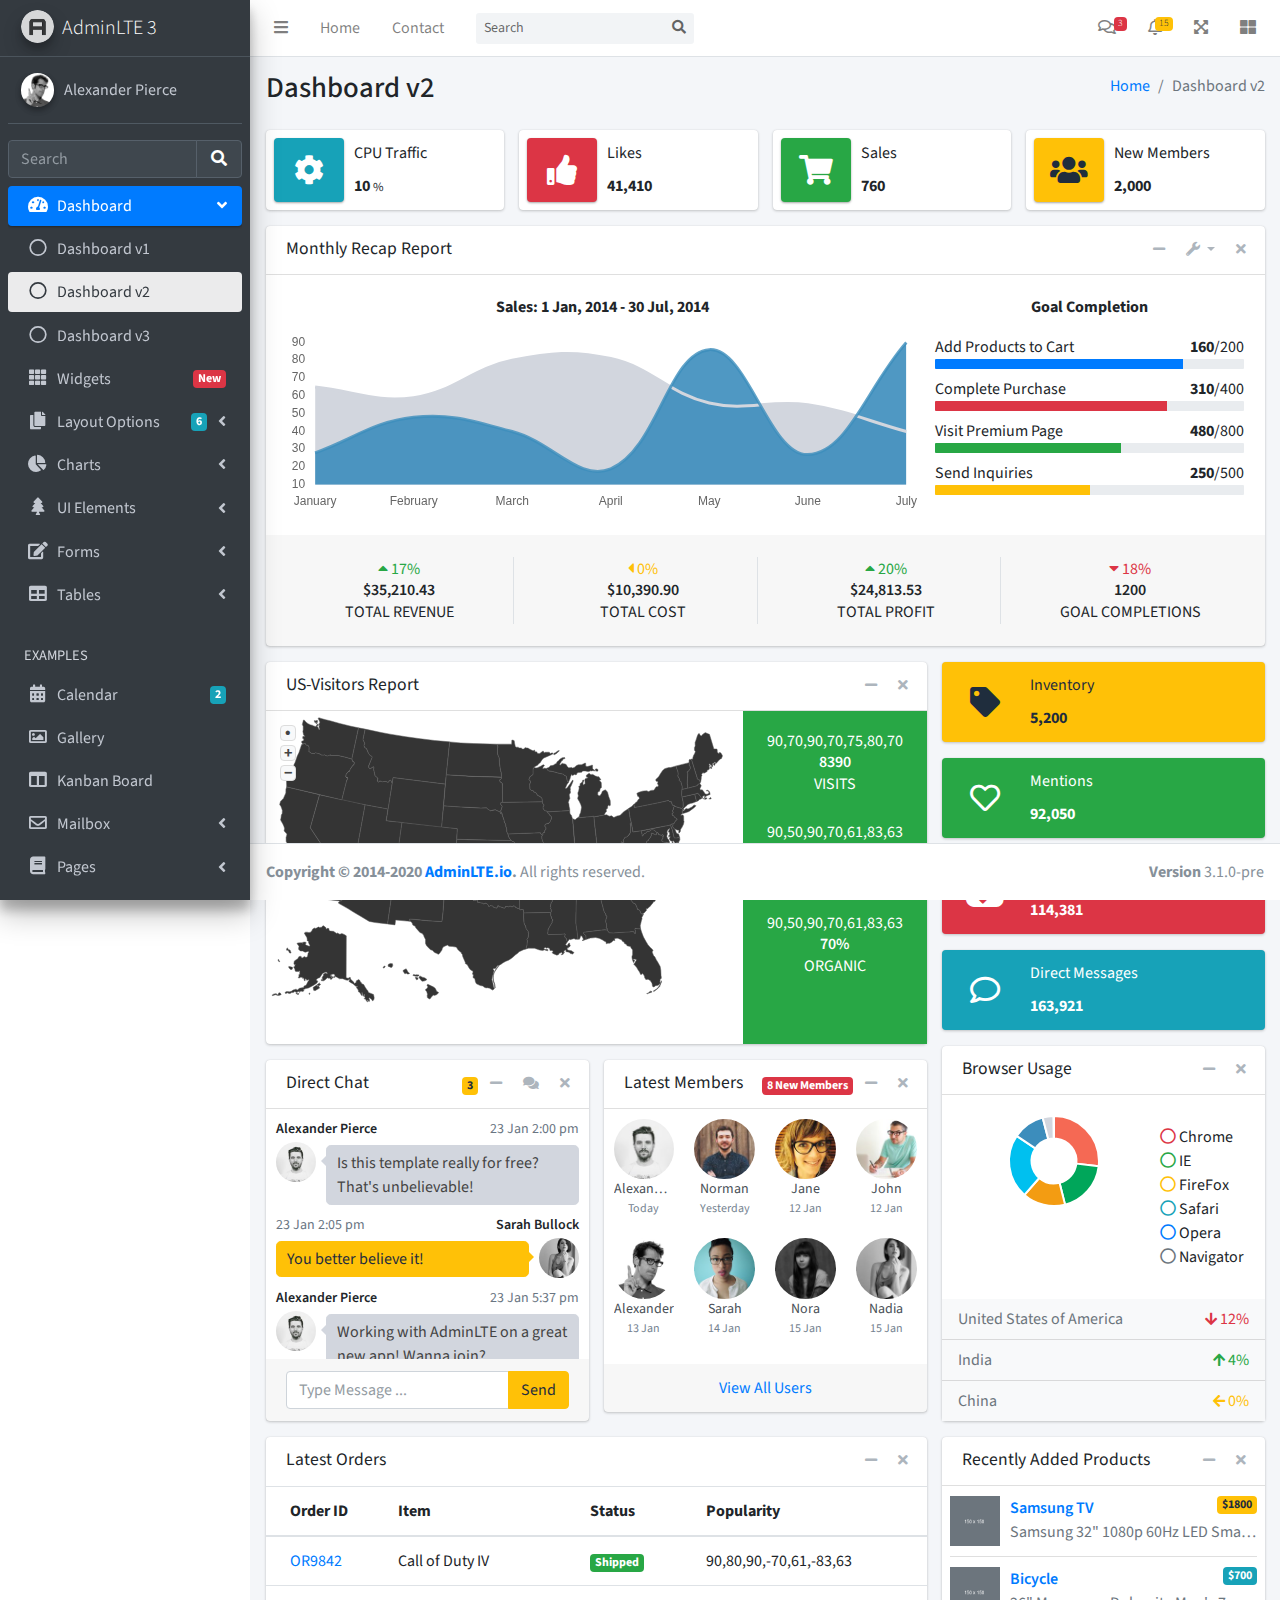
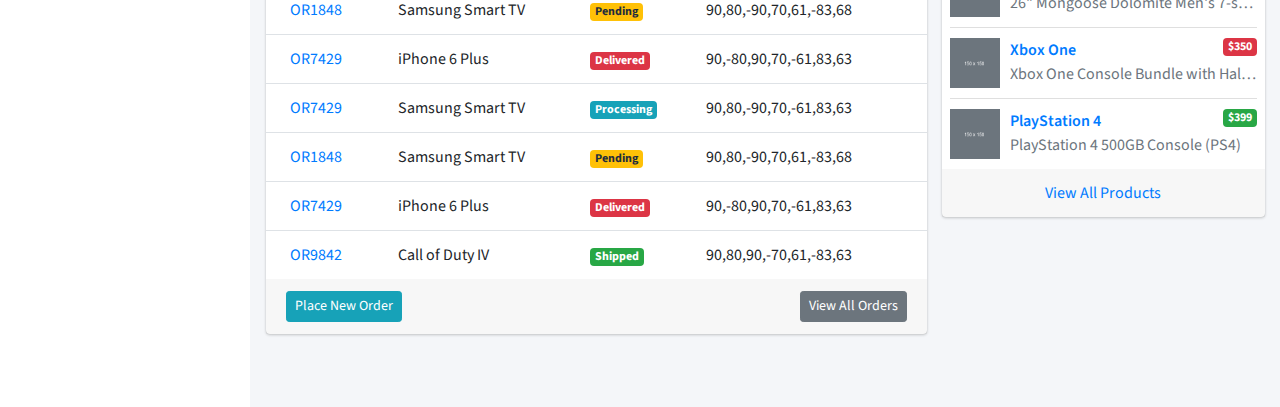
<file: Accounting Final Details/AdminLTE-master/index2.html>
<!DOCTYPE html>
<html lang="en">
<head>
  <meta charset="utf-8">
  <meta name="viewport" content="width=device-width, initial-scale=1">
  <title>AdminLTE 3 | Dashboard 2</title>

  <!-- Google Font: Source Sans Pro -->
  <link rel="stylesheet" href="https://fonts.googleapis.com/css?family=Source+Sans+Pro:300,400,400i,700&display=fallback">
  <!-- Font Awesome Icons -->
  <link rel="stylesheet" href="plugins/fontawesome-free/css/all.min.css">
  <!-- overlayScrollbars -->
  <link rel="stylesheet" href="plugins/overlayScrollbars/css/OverlayScrollbars.min.css">
  <!-- Theme style -->
  <link rel="stylesheet" href="dist/css/adminlte.min.css">
</head>
<body class="hold-transition sidebar-mini layout-fixed layout-navbar-fixed layout-footer-fixed">
<div class="wrapper">
  <!-- Navbar -->
  <nav class="main-header navbar navbar-expand navbar-white navbar-light">
    <!-- Left navbar links -->
    <ul class="navbar-nav">
      <li class="nav-item">
        <a class="nav-link" data-widget="pushmenu" href="#" role="button"><i class="fas fa-bars"></i></a>
      </li>
      <li class="nav-item d-none d-sm-inline-block">
        <a href="index3.html" class="nav-link">Home</a>
      </li>
      <li class="nav-item d-none d-sm-inline-block">
        <a href="#" class="nav-link">Contact</a>
      </li>
    </ul>

    <!-- SEARCH FORM -->
    <form class="form-inline ml-3">
      <div class="input-group input-group-sm">
        <input class="form-control form-control-navbar" type="search" placeholder="Search" aria-label="Search">
        <div class="input-group-append">
          <button class="btn btn-navbar" type="submit">
            <i class="fas fa-search"></i>
          </button>
        </div>
      </div>
    </form>

    <!-- Right navbar links -->
    <ul class="navbar-nav ml-auto">
      <!-- Messages Dropdown Menu -->
      <li class="nav-item dropdown">
        <a class="nav-link" data-toggle="dropdown" href="#">
          <i class="far fa-comments"></i>
          <span class="badge badge-danger navbar-badge">3</span>
        </a>
        <div class="dropdown-menu dropdown-menu-lg dropdown-menu-right">
          <a href="#" class="dropdown-item">
            <!-- Message Start -->
            <div class="media">
              <img src="dist/img/user1-128x128.jpg" alt="User Avatar" class="img-size-50 mr-3 img-circle">
              <div class="media-body">
                <h3 class="dropdown-item-title">
                  Brad Diesel
                  <span class="float-right text-sm text-danger"><i class="fas fa-star"></i></span>
                </h3>
                <p class="text-sm">Call me whenever you can...</p>
                <p class="text-sm text-muted"><i class="far fa-clock mr-1"></i> 4 Hours Ago</p>
              </div>
            </div>
            <!-- Message End -->
          </a>
          <div class="dropdown-divider"></div>
          <a href="#" class="dropdown-item">
            <!-- Message Start -->
            <div class="media">
              <img src="dist/img/user8-128x128.jpg" alt="User Avatar" class="img-size-50 img-circle mr-3">
              <div class="media-body">
                <h3 class="dropdown-item-title">
                  John Pierce
                  <span class="float-right text-sm text-muted"><i class="fas fa-star"></i></span>
                </h3>
                <p class="text-sm">I got your message bro</p>
                <p class="text-sm text-muted"><i class="far fa-clock mr-1"></i> 4 Hours Ago</p>
              </div>
            </div>
            <!-- Message End -->
          </a>
          <div class="dropdown-divider"></div>
          <a href="#" class="dropdown-item">
            <!-- Message Start -->
            <div class="media">
              <img src="dist/img/user3-128x128.jpg" alt="User Avatar" class="img-size-50 img-circle mr-3">
              <div class="media-body">
                <h3 class="dropdown-item-title">
                  Nora Silvester
                  <span class="float-right text-sm text-warning"><i class="fas fa-star"></i></span>
                </h3>
                <p class="text-sm">The subject goes here</p>
                <p class="text-sm text-muted"><i class="far fa-clock mr-1"></i> 4 Hours Ago</p>
              </div>
            </div>
            <!-- Message End -->
          </a>
          <div class="dropdown-divider"></div>
          <a href="#" class="dropdown-item dropdown-footer">See All Messages</a>
        </div>
      </li>
      <!-- Notifications Dropdown Menu -->
      <li class="nav-item dropdown">
        <a class="nav-link" data-toggle="dropdown" href="#">
          <i class="far fa-bell"></i>
          <span class="badge badge-warning navbar-badge">15</span>
        </a>
        <div class="dropdown-menu dropdown-menu-lg dropdown-menu-right">
          <span class="dropdown-item dropdown-header">15 Notifications</span>
          <div class="dropdown-divider"></div>
          <a href="#" class="dropdown-item">
            <i class="fas fa-envelope mr-2"></i> 4 new messages
            <span class="float-right text-muted text-sm">3 mins</span>
          </a>
          <div class="dropdown-divider"></div>
          <a href="#" class="dropdown-item">
            <i class="fas fa-users mr-2"></i> 8 friend requests
            <span class="float-right text-muted text-sm">12 hours</span>
          </a>
          <div class="dropdown-divider"></div>
          <a href="#" class="dropdown-item">
            <i class="fas fa-file mr-2"></i> 3 new reports
            <span class="float-right text-muted text-sm">2 days</span>
          </a>
          <div class="dropdown-divider"></div>
          <a href="#" class="dropdown-item dropdown-footer">See All Notifications</a>
        </div>
      </li>
      <li class="nav-item">
        <a class="nav-link" data-widget="fullscreen" href="#" role="button">
          <i class="fas fa-expand-arrows-alt"></i>
        </a>
      </li>
      <li class="nav-item">
        <a class="nav-link" data-widget="control-sidebar" data-slide="true" href="#" role="button">
          <i class="fas fa-th-large"></i>
        </a>
      </li>
    </ul>
  </nav>
  <!-- /.navbar -->

  <!-- Main Sidebar Container -->
  <aside class="main-sidebar sidebar-dark-primary elevation-4">
    <!-- Brand Logo -->
    <a href="index3.html" class="brand-link">
      <img src="dist/img/AdminLTELogo.png" alt="AdminLTE Logo" class="brand-image img-circle elevation-3" style="opacity: .8">
      <span class="brand-text font-weight-light">AdminLTE 3</span>
    </a>

    <!-- Sidebar -->
    <div class="sidebar">
      <!-- Sidebar user panel (optional) -->
      <div class="user-panel mt-3 pb-3 mb-3 d-flex">
        <div class="image">
          <img src="dist/img/user2-160x160.jpg" class="img-circle elevation-2" alt="User Image">
        </div>
        <div class="info">
          <a href="#" class="d-block">Alexander Pierce</a>
        </div>
      </div>

      <!-- SidebarSearch Form -->
      <div class="form-inline">
        <div class="input-group" data-widget="sidebar-search">
          <input class="form-control form-control-sidebar" type="search" placeholder="Search" aria-label="Search">
          <div class="input-group-append">
            <button class="btn btn-sidebar">
              <i class="fas fa-search fa-fw"></i>
            </button>
          </div>
        </div>
      </div>

      <!-- Sidebar Menu -->
      <nav class="mt-2">
        <ul class="nav nav-pills nav-sidebar flex-column" data-widget="treeview" role="menu" data-accordion="false">
          <!-- Add icons to the links using the .nav-icon class
               with font-awesome or any other icon font library -->
          <li class="nav-item menu-open">
            <a href="#" class="nav-link active">
              <i class="nav-icon fas fa-tachometer-alt"></i>
              <p>
                Dashboard
                <i class="right fas fa-angle-left"></i>
              </p>
            </a>
            <ul class="nav nav-treeview">
              <li class="nav-item">
                <a href="./index.html" class="nav-link">
                  <i class="far fa-circle nav-icon"></i>
                  <p>Dashboard v1</p>
                </a>
              </li>
              <li class="nav-item">
                <a href="./index2.html" class="nav-link active">
                  <i class="far fa-circle nav-icon"></i>
                  <p>Dashboard v2</p>
                </a>
              </li>
              <li class="nav-item">
                <a href="./index3.html" class="nav-link">
                  <i class="far fa-circle nav-icon"></i>
                  <p>Dashboard v3</p>
                </a>
              </li>
            </ul>
          </li>
          <li class="nav-item">
            <a href="pages/widgets.html" class="nav-link">
              <i class="nav-icon fas fa-th"></i>
              <p>
                Widgets
                <span class="right badge badge-danger">New</span>
              </p>
            </a>
          </li>
          <li class="nav-item">
            <a href="#" class="nav-link">
              <i class="nav-icon fas fa-copy"></i>
              <p>
                Layout Options
                <i class="fas fa-angle-left right"></i>
                <span class="badge badge-info right">6</span>
              </p>
            </a>
            <ul class="nav nav-treeview">
              <li class="nav-item">
                <a href="pages/layout/top-nav.html" class="nav-link">
                  <i class="far fa-circle nav-icon"></i>
                  <p>Top Navigation</p>
                </a>
              </li>
              <li class="nav-item">
                <a href="pages/layout/top-nav-sidebar.html" class="nav-link">
                  <i class="far fa-circle nav-icon"></i>
                  <p>Top Navigation + Sidebar</p>
                </a>
              </li>
              <li class="nav-item">
                <a href="pages/layout/boxed.html" class="nav-link">
                  <i class="far fa-circle nav-icon"></i>
                  <p>Boxed</p>
                </a>
              </li>
              <li class="nav-item">
                <a href="pages/layout/fixed-sidebar.html" class="nav-link">
                  <i class="far fa-circle nav-icon"></i>
                  <p>Fixed Sidebar</p>
                </a>
              </li>
              <li class="nav-item">
                <a href="pages/layout/fixed-sidebar-custom.html" class="nav-link">
                  <i class="far fa-circle nav-icon"></i>
                  <p>Fixed Sidebar <small>+ Custom Area</small></p>
                </a>
              </li>
              <li class="nav-item">
                <a href="pages/layout/fixed-topnav.html" class="nav-link">
                  <i class="far fa-circle nav-icon"></i>
                  <p>Fixed Navbar</p>
                </a>
              </li>
              <li class="nav-item">
                <a href="pages/layout/fixed-footer.html" class="nav-link">
                  <i class="far fa-circle nav-icon"></i>
                  <p>Fixed Footer</p>
                </a>
              </li>
              <li class="nav-item">
                <a href="pages/layout/collapsed-sidebar.html" class="nav-link">
                  <i class="far fa-circle nav-icon"></i>
                  <p>Collapsed Sidebar</p>
                </a>
              </li>
            </ul>
          </li>
          <li class="nav-item">
            <a href="#" class="nav-link">
              <i class="nav-icon fas fa-chart-pie"></i>
              <p>
                Charts
                <i class="right fas fa-angle-left"></i>
              </p>
            </a>
            <ul class="nav nav-treeview">
              <li class="nav-item">
                <a href="pages/charts/chartjs.html" class="nav-link">
                  <i class="far fa-circle nav-icon"></i>
                  <p>ChartJS</p>
                </a>
              </li>
              <li class="nav-item">
                <a href="pages/charts/flot.html" class="nav-link">
                  <i class="far fa-circle nav-icon"></i>
                  <p>Flot</p>
                </a>
              </li>
              <li class="nav-item">
                <a href="pages/charts/inline.html" class="nav-link">
                  <i class="far fa-circle nav-icon"></i>
                  <p>Inline</p>
                </a>
              </li>
            </ul>
          </li>
          <li class="nav-item">
            <a href="#" class="nav-link">
              <i class="nav-icon fas fa-tree"></i>
              <p>
                UI Elements
                <i class="fas fa-angle-left right"></i>
              </p>
            </a>
            <ul class="nav nav-treeview">
              <li class="nav-item">
                <a href="pages/UI/general.html" class="nav-link">
                  <i class="far fa-circle nav-icon"></i>
                  <p>General</p>
                </a>
              </li>
              <li class="nav-item">
                <a href="pages/UI/icons.html" class="nav-link">
                  <i class="far fa-circle nav-icon"></i>
                  <p>Icons</p>
                </a>
              </li>
              <li class="nav-item">
                <a href="pages/UI/buttons.html" class="nav-link">
                  <i class="far fa-circle nav-icon"></i>
                  <p>Buttons</p>
                </a>
              </li>
              <li class="nav-item">
                <a href="pages/UI/sliders.html" class="nav-link">
                  <i class="far fa-circle nav-icon"></i>
                  <p>Sliders</p>
                </a>
              </li>
              <li class="nav-item">
                <a href="pages/UI/modals.html" class="nav-link">
                  <i class="far fa-circle nav-icon"></i>
                  <p>Modals & Alerts</p>
                </a>
              </li>
              <li class="nav-item">
                <a href="pages/UI/navbar.html" class="nav-link">
                  <i class="far fa-circle nav-icon"></i>
                  <p>Navbar & Tabs</p>
                </a>
              </li>
              <li class="nav-item">
                <a href="pages/UI/timeline.html" class="nav-link">
                  <i class="far fa-circle nav-icon"></i>
                  <p>Timeline</p>
                </a>
              </li>
              <li class="nav-item">
                <a href="pages/UI/ribbons.html" class="nav-link">
                  <i class="far fa-circle nav-icon"></i>
                  <p>Ribbons</p>
                </a>
              </li>
            </ul>
          </li>
          <li class="nav-item">
            <a href="#" class="nav-link">
              <i class="nav-icon fas fa-edit"></i>
              <p>
                Forms
                <i class="fas fa-angle-left right"></i>
              </p>
            </a>
            <ul class="nav nav-treeview">
              <li class="nav-item">
                <a href="pages/forms/general.html" class="nav-link">
                  <i class="far fa-circle nav-icon"></i>
                  <p>General Elements</p>
                </a>
              </li>
              <li class="nav-item">
                <a href="pages/forms/advanced.html" class="nav-link">
                  <i class="far fa-circle nav-icon"></i>
                  <p>Advanced Elements</p>
                </a>
              </li>
              <li class="nav-item">
                <a href="pages/forms/editors.html" class="nav-link">
                  <i class="far fa-circle nav-icon"></i>
                  <p>Editors</p>
                </a>
              </li>
              <li class="nav-item">
                <a href="pages/forms/validation.html" class="nav-link">
                  <i class="far fa-circle nav-icon"></i>
                  <p>Validation</p>
                </a>
              </li>
            </ul>
          </li>
          <li class="nav-item">
            <a href="#" class="nav-link">
              <i class="nav-icon fas fa-table"></i>
              <p>
                Tables
                <i class="fas fa-angle-left right"></i>
              </p>
            </a>
            <ul class="nav nav-treeview">
              <li class="nav-item">
                <a href="pages/tables/simple.html" class="nav-link">
                  <i class="far fa-circle nav-icon"></i>
                  <p>Simple Tables</p>
                </a>
              </li>
              <li class="nav-item">
                <a href="pages/tables/data.html" class="nav-link">
                  <i class="far fa-circle nav-icon"></i>
                  <p>DataTables</p>
                </a>
              </li>
              <li class="nav-item">
                <a href="pages/tables/jsgrid.html" class="nav-link">
                  <i class="far fa-circle nav-icon"></i>
                  <p>jsGrid</p>
                </a>
              </li>
            </ul>
          </li>
          <li class="nav-header">EXAMPLES</li>
          <li class="nav-item">
            <a href="pages/calendar.html" class="nav-link">
              <i class="nav-icon fas fa-calendar-alt"></i>
              <p>
                Calendar
                <span class="badge badge-info right">2</span>
              </p>
            </a>
          </li>
          <li class="nav-item">
            <a href="pages/gallery.html" class="nav-link">
              <i class="nav-icon far fa-image"></i>
              <p>
                Gallery
              </p>
            </a>
          </li>
          <li class="nav-item">
            <a href="pages/kanban.html" class="nav-link">
              <i class="nav-icon fas fa-columns"></i>
              <p>
                Kanban Board
              </p>
            </a>
          </li>
          <li class="nav-item">
            <a href="#" class="nav-link">
              <i class="nav-icon far fa-envelope"></i>
              <p>
                Mailbox
                <i class="fas fa-angle-left right"></i>
              </p>
            </a>
            <ul class="nav nav-treeview">
              <li class="nav-item">
                <a href="pages/mailbox/mailbox.html" class="nav-link">
                  <i class="far fa-circle nav-icon"></i>
                  <p>Inbox</p>
                </a>
              </li>
              <li class="nav-item">
                <a href="pages/mailbox/compose.html" class="nav-link">
                  <i class="far fa-circle nav-icon"></i>
                  <p>Compose</p>
                </a>
              </li>
              <li class="nav-item">
                <a href="pages/mailbox/read-mail.html" class="nav-link">
                  <i class="far fa-circle nav-icon"></i>
                  <p>Read</p>
                </a>
              </li>
            </ul>
          </li>
          <li class="nav-item">
            <a href="#" class="nav-link">
              <i class="nav-icon fas fa-book"></i>
              <p>
                Pages
                <i class="fas fa-angle-left right"></i>
              </p>
            </a>
            <ul class="nav nav-treeview">
              <li class="nav-item">
                <a href="pages/examples/invoice.html" class="nav-link">
                  <i class="far fa-circle nav-icon"></i>
                  <p>Invoice</p>
                </a>
              </li>
              <li class="nav-item">
                <a href="pages/examples/profile.html" class="nav-link">
                  <i class="far fa-circle nav-icon"></i>
                  <p>Profile</p>
                </a>
              </li>
              <li class="nav-item">
                <a href="pages/examples/e-commerce.html" class="nav-link">
                  <i class="far fa-circle nav-icon"></i>
                  <p>E-commerce</p>
                </a>
              </li>
              <li class="nav-item">
                <a href="pages/examples/projects.html" class="nav-link">
                  <i class="far fa-circle nav-icon"></i>
                  <p>Projects</p>
                </a>
              </li>
              <li class="nav-item">
                <a href="pages/examples/project-add.html" class="nav-link">
                  <i class="far fa-circle nav-icon"></i>
                  <p>Project Add</p>
                </a>
              </li>
              <li class="nav-item">
                <a href="pages/examples/project-edit.html" class="nav-link">
                  <i class="far fa-circle nav-icon"></i>
                  <p>Project Edit</p>
                </a>
              </li>
              <li class="nav-item">
                <a href="pages/examples/project-detail.html" class="nav-link">
                  <i class="far fa-circle nav-icon"></i>
                  <p>Project Detail</p>
                </a>
              </li>
              <li class="nav-item">
                <a href="pages/examples/contacts.html" class="nav-link">
                  <i class="far fa-circle nav-icon"></i>
                  <p>Contacts</p>
                </a>
              </li>
              <li class="nav-item">
                <a href="pages/examples/faq.html" class="nav-link active">
                  <i class="far fa-circle nav-icon"></i>
                  <p>FAQ</p>
                </a>
              </li>
              <li class="nav-item">
                <a href="pages/examples/contact-us.html" class="nav-link">
                  <i class="far fa-circle nav-icon"></i>
                  <p>Contact us</p>
                </a>
              </li>
            </ul>
          </li>
          <li class="nav-item">
            <a href="#" class="nav-link">
              <i class="nav-icon far fa-plus-square"></i>
              <p>
                Extras
                <i class="fas fa-angle-left right"></i>
              </p>
            </a>
            <ul class="nav nav-treeview">
              <li class="nav-item">
                <a href="#" class="nav-link">
                  <i class="far fa-circle nav-icon"></i>
                  <p>
                    Login & Register v1
                    <i class="fas fa-angle-left right"></i>
                  </p>
                </a>
                <ul class="nav nav-treeview">
                  <li class="nav-item">
                    <a href="pages/examples/login.html" class="nav-link">
                      <i class="far fa-circle nav-icon"></i>
                      <p>Login v1</p>
                    </a>
                  </li>
                  <li class="nav-item">
                    <a href="pages/examples/register.html" class="nav-link">
                      <i class="far fa-circle nav-icon"></i>
                      <p>Register v1</p>
                    </a>
                  </li>
                  <li class="nav-item">
                    <a href="pages/examples/forgot-password.html" class="nav-link">
                      <i class="far fa-circle nav-icon"></i>
                      <p>Forgot Password v1</p>
                    </a>
                  </li>
                  <li class="nav-item">
                    <a href="pages/examples/recover-password.html" class="nav-link">
                      <i class="far fa-circle nav-icon"></i>
                      <p>Recover Password v1</p>
                    </a>
                  </li>
                </ul>
              </li>
              <li class="nav-item">
                <a href="#" class="nav-link">
                  <i class="far fa-circle nav-icon"></i>
                  <p>
                    Login & Register v2
                    <i class="fas fa-angle-left right"></i>
                  </p>
                </a>
                <ul class="nav nav-treeview">
                  <li class="nav-item">
                    <a href="pages/examples/login-v2.html" class="nav-link">
                      <i class="far fa-circle nav-icon"></i>
                      <p>Login v2</p>
                    </a>
                  </li>
                  <li class="nav-item">
                    <a href="pages/examples/register-v2.html" class="nav-link">
                      <i class="far fa-circle nav-icon"></i>
                      <p>Register v2</p>
                    </a>
                  </li>
                  <li class="nav-item">
                    <a href="pages/examples/forgot-password-v2.html" class="nav-link">
                      <i class="far fa-circle nav-icon"></i>
                      <p>Forgot Password v2</p>
                    </a>
                  </li>
                  <li class="nav-item">
                    <a href="pages/examples/recover-password-v2.html" class="nav-link">
                      <i class="far fa-circle nav-icon"></i>
                      <p>Recover Password v2</p>
                    </a>
                  </li>
                </ul>
              </li>
              <li class="nav-item">
                <a href="pages/examples/lockscreen.html" class="nav-link">
                  <i class="far fa-circle nav-icon"></i>
                  <p>Lockscreen</p>
                </a>
              </li>
              <li class="nav-item">
                <a href="pages/examples/legacy-user-menu.html" class="nav-link">
                  <i class="far fa-circle nav-icon"></i>
                  <p>Legacy User Menu</p>
                </a>
              </li>
              <li class="nav-item">
                <a href="pages/examples/language-menu.html" class="nav-link">
                  <i class="far fa-circle nav-icon"></i>
                  <p>Language Menu</p>
                </a>
              </li>
              <li class="nav-item">
                <a href="pages/examples/404.html" class="nav-link">
                  <i class="far fa-circle nav-icon"></i>
                  <p>Error 404</p>
                </a>
              </li>
              <li class="nav-item">
                <a href="pages/examples/500.html" class="nav-link">
                  <i class="far fa-circle nav-icon"></i>
                  <p>Error 500</p>
                </a>
              </li>
              <li class="nav-item">
                <a href="pages/examples/pace.html" class="nav-link">
                  <i class="far fa-circle nav-icon"></i>
                  <p>Pace</p>
                </a>
              </li>
              <li class="nav-item">
                <a href="pages/examples/blank.html" class="nav-link">
                  <i class="far fa-circle nav-icon"></i>
                  <p>Blank Page</p>
                </a>
              </li>
              <li class="nav-item">
                <a href="starter.html" class="nav-link">
                  <i class="far fa-circle nav-icon"></i>
                  <p>Starter Page</p>
                </a>
              </li>
            </ul>
          </li>
          <li class="nav-item">
            <a href="#" class="nav-link">
              <i class="nav-icon fas fa-search"></i>
              <p>
                Search
                <i class="fas fa-angle-left right"></i>
              </p>
            </a>
            <ul class="nav nav-treeview">
              <li class="nav-item">
                <a href="pages/search/simple.html" class="nav-link">
                  <i class="far fa-circle nav-icon"></i>
                  <p>Simple Search</p>
                </a>
              </li>
              <li class="nav-item">
                <a href="pages/search/enhanced.html" class="nav-link">
                  <i class="far fa-circle nav-icon"></i>
                  <p>Enhanced</p>
                </a>
              </li>
            </ul>
          </li>
          <li class="nav-header">MISCELLANEOUS</li>
          <li class="nav-item">
            <a href="https://adminlte.io/docs/3.0/" class="nav-link">
              <i class="nav-icon fas fa-file"></i>
              <p>Documentation</p>
            </a>
          </li>
          <li class="nav-header">MULTI LEVEL EXAMPLE</li>
          <li class="nav-item">
            <a href="#" class="nav-link">
              <i class="fas fa-circle nav-icon"></i>
              <p>Level 1</p>
            </a>
          </li>
          <li class="nav-item">
            <a href="#" class="nav-link">
              <i class="nav-icon fas fa-circle"></i>
              <p>
                Level 1
                <i class="right fas fa-angle-left"></i>
              </p>
            </a>
            <ul class="nav nav-treeview">
              <li class="nav-item">
                <a href="#" class="nav-link">
                  <i class="far fa-circle nav-icon"></i>
                  <p>Level 2</p>
                </a>
              </li>
              <li class="nav-item">
                <a href="#" class="nav-link">
                  <i class="far fa-circle nav-icon"></i>
                  <p>
                    Level 2
                    <i class="right fas fa-angle-left"></i>
                  </p>
                </a>
                <ul class="nav nav-treeview">
                  <li class="nav-item">
                    <a href="#" class="nav-link">
                      <i class="far fa-dot-circle nav-icon"></i>
                      <p>Level 3</p>
                    </a>
                  </li>
                  <li class="nav-item">
                    <a href="#" class="nav-link">
                      <i class="far fa-dot-circle nav-icon"></i>
                      <p>Level 3</p>
                    </a>
                  </li>
                  <li class="nav-item">
                    <a href="#" class="nav-link">
                      <i class="far fa-dot-circle nav-icon"></i>
                      <p>Level 3</p>
                    </a>
                  </li>
                </ul>
              </li>
              <li class="nav-item">
                <a href="#" class="nav-link">
                  <i class="far fa-circle nav-icon"></i>
                  <p>Level 2</p>
                </a>
              </li>
            </ul>
          </li>
          <li class="nav-item">
            <a href="#" class="nav-link">
              <i class="fas fa-circle nav-icon"></i>
              <p>Level 1</p>
            </a>
          </li>
          <li class="nav-header">LABELS</li>
          <li class="nav-item">
            <a href="#" class="nav-link">
              <i class="nav-icon far fa-circle text-danger"></i>
              <p class="text">Important</p>
            </a>
          </li>
          <li class="nav-item">
            <a href="#" class="nav-link">
              <i class="nav-icon far fa-circle text-warning"></i>
              <p>Warning</p>
            </a>
          </li>
          <li class="nav-item">
            <a href="#" class="nav-link">
              <i class="nav-icon far fa-circle text-info"></i>
              <p>Informational</p>
            </a>
          </li>
        </ul>
      </nav>
      <!-- /.sidebar-menu -->
    </div>
    <!-- /.sidebar -->
  </aside>

  <!-- Content Wrapper. Contains page content -->
  <div class="content-wrapper">
    <!-- Content Header (Page header) -->
    <div class="content-header">
      <div class="container-fluid">
        <div class="row mb-2">
          <div class="col-sm-6">
            <h1 class="m-0">Dashboard v2</h1>
          </div><!-- /.col -->
          <div class="col-sm-6">
            <ol class="breadcrumb float-sm-right">
              <li class="breadcrumb-item"><a href="#">Home</a></li>
              <li class="breadcrumb-item active">Dashboard v2</li>
            </ol>
          </div><!-- /.col -->
        </div><!-- /.row -->
      </div><!-- /.container-fluid -->
    </div>
    <!-- /.content-header -->

    <!-- Main content -->
    <section class="content">
      <div class="container-fluid">
        <!-- Info boxes -->
        <div class="row">
          <div class="col-12 col-sm-6 col-md-3">
            <div class="info-box">
              <span class="info-box-icon bg-info elevation-1"><i class="fas fa-cog"></i></span>

              <div class="info-box-content">
                <span class="info-box-text">CPU Traffic</span>
                <span class="info-box-number">
                  10
                  <small>%</small>
                </span>
              </div>
              <!-- /.info-box-content -->
            </div>
            <!-- /.info-box -->
          </div>
          <!-- /.col -->
          <div class="col-12 col-sm-6 col-md-3">
            <div class="info-box mb-3">
              <span class="info-box-icon bg-danger elevation-1"><i class="fas fa-thumbs-up"></i></span>

              <div class="info-box-content">
                <span class="info-box-text">Likes</span>
                <span class="info-box-number">41,410</span>
              </div>
              <!-- /.info-box-content -->
            </div>
            <!-- /.info-box -->
          </div>
          <!-- /.col -->

          <!-- fix for small devices only -->
          <div class="clearfix hidden-md-up"></div>

          <div class="col-12 col-sm-6 col-md-3">
            <div class="info-box mb-3">
              <span class="info-box-icon bg-success elevation-1"><i class="fas fa-shopping-cart"></i></span>

              <div class="info-box-content">
                <span class="info-box-text">Sales</span>
                <span class="info-box-number">760</span>
              </div>
              <!-- /.info-box-content -->
            </div>
            <!-- /.info-box -->
          </div>
          <!-- /.col -->
          <div class="col-12 col-sm-6 col-md-3">
            <div class="info-box mb-3">
              <span class="info-box-icon bg-warning elevation-1"><i class="fas fa-users"></i></span>

              <div class="info-box-content">
                <span class="info-box-text">New Members</span>
                <span class="info-box-number">2,000</span>
              </div>
              <!-- /.info-box-content -->
            </div>
            <!-- /.info-box -->
          </div>
          <!-- /.col -->
        </div>
        <!-- /.row -->

        <div class="row">
          <div class="col-md-12">
            <div class="card">
              <div class="card-header">
                <h5 class="card-title">Monthly Recap Report</h5>

                <div class="card-tools">
                  <button type="button" class="btn btn-tool" data-card-widget="collapse">
                    <i class="fas fa-minus"></i>
                  </button>
                  <div class="btn-group">
                    <button type="button" class="btn btn-tool dropdown-toggle" data-toggle="dropdown">
                      <i class="fas fa-wrench"></i>
                    </button>
                    <div class="dropdown-menu dropdown-menu-right" role="menu">
                      <a href="#" class="dropdown-item">Action</a>
                      <a href="#" class="dropdown-item">Another action</a>
                      <a href="#" class="dropdown-item">Something else here</a>
                      <a class="dropdown-divider"></a>
                      <a href="#" class="dropdown-item">Separated link</a>
                    </div>
                  </div>
                  <button type="button" class="btn btn-tool" data-card-widget="remove">
                    <i class="fas fa-times"></i>
                  </button>
                </div>
              </div>
              <!-- /.card-header -->
              <div class="card-body">
                <div class="row">
                  <div class="col-md-8">
                    <p class="text-center">
                      <strong>Sales: 1 Jan, 2014 - 30 Jul, 2014</strong>
                    </p>

                    <div class="chart">
                      <!-- Sales Chart Canvas -->
                      <canvas id="salesChart" height="180" style="height: 180px;"></canvas>
                    </div>
                    <!-- /.chart-responsive -->
                  </div>
                  <!-- /.col -->
                  <div class="col-md-4">
                    <p class="text-center">
                      <strong>Goal Completion</strong>
                    </p>

                    <div class="progress-group">
                      Add Products to Cart
                      <span class="float-right"><b>160</b>/200</span>
                      <div class="progress progress-sm">
                        <div class="progress-bar bg-primary" style="width: 80%"></div>
                      </div>
                    </div>
                    <!-- /.progress-group -->

                    <div class="progress-group">
                      Complete Purchase
                      <span class="float-right"><b>310</b>/400</span>
                      <div class="progress progress-sm">
                        <div class="progress-bar bg-danger" style="width: 75%"></div>
                      </div>
                    </div>

                    <!-- /.progress-group -->
                    <div class="progress-group">
                      <span class="progress-text">Visit Premium Page</span>
                      <span class="float-right"><b>480</b>/800</span>
                      <div class="progress progress-sm">
                        <div class="progress-bar bg-success" style="width: 60%"></div>
                      </div>
                    </div>

                    <!-- /.progress-group -->
                    <div class="progress-group">
                      Send Inquiries
                      <span class="float-right"><b>250</b>/500</span>
                      <div class="progress progress-sm">
                        <div class="progress-bar bg-warning" style="width: 50%"></div>
                      </div>
                    </div>
                    <!-- /.progress-group -->
                  </div>
                  <!-- /.col -->
                </div>
                <!-- /.row -->
              </div>
              <!-- ./card-body -->
              <div class="card-footer">
                <div class="row">
                  <div class="col-sm-3 col-6">
                    <div class="description-block border-right">
                      <span class="description-percentage text-success"><i class="fas fa-caret-up"></i> 17%</span>
                      <h5 class="description-header">$35,210.43</h5>
                      <span class="description-text">TOTAL REVENUE</span>
                    </div>
                    <!-- /.description-block -->
                  </div>
                  <!-- /.col -->
                  <div class="col-sm-3 col-6">
                    <div class="description-block border-right">
                      <span class="description-percentage text-warning"><i class="fas fa-caret-left"></i> 0%</span>
                      <h5 class="description-header">$10,390.90</h5>
                      <span class="description-text">TOTAL COST</span>
                    </div>
                    <!-- /.description-block -->
                  </div>
                  <!-- /.col -->
                  <div class="col-sm-3 col-6">
                    <div class="description-block border-right">
                      <span class="description-percentage text-success"><i class="fas fa-caret-up"></i> 20%</span>
                      <h5 class="description-header">$24,813.53</h5>
                      <span class="description-text">TOTAL PROFIT</span>
                    </div>
                    <!-- /.description-block -->
                  </div>
                  <!-- /.col -->
                  <div class="col-sm-3 col-6">
                    <div class="description-block">
                      <span class="description-percentage text-danger"><i class="fas fa-caret-down"></i> 18%</span>
                      <h5 class="description-header">1200</h5>
                      <span class="description-text">GOAL COMPLETIONS</span>
                    </div>
                    <!-- /.description-block -->
                  </div>
                </div>
                <!-- /.row -->
              </div>
              <!-- /.card-footer -->
            </div>
            <!-- /.card -->
          </div>
          <!-- /.col -->
        </div>
        <!-- /.row -->

        <!-- Main row -->
        <div class="row">
          <!-- Left col -->
          <div class="col-md-8">
            <!-- MAP & BOX PANE -->
            <div class="card">
              <div class="card-header">
                <h3 class="card-title">US-Visitors Report</h3>

                <div class="card-tools">
                  <button type="button" class="btn btn-tool" data-card-widget="collapse">
                    <i class="fas fa-minus"></i>
                  </button>
                  <button type="button" class="btn btn-tool" data-card-widget="remove">
                    <i class="fas fa-times"></i>
                  </button>
                </div>
              </div>
              <!-- /.card-header -->
              <div class="card-body p-0">
                <div class="d-md-flex">
                  <div class="p-1 flex-fill" style="overflow: hidden">
                    <!-- Map will be created here -->
                    <div id="world-map-markers" style="height: 325px; overflow: hidden">
                      <div class="map"></div>
                    </div>
                  </div>
                  <div class="card-pane-right bg-success pt-2 pb-2 pl-4 pr-4">
                    <div class="description-block mb-4">
                      <div class="sparkbar pad" data-color="#fff">90,70,90,70,75,80,70</div>
                      <h5 class="description-header">8390</h5>
                      <span class="description-text">Visits</span>
                    </div>
                    <!-- /.description-block -->
                    <div class="description-block mb-4">
                      <div class="sparkbar pad" data-color="#fff">90,50,90,70,61,83,63</div>
                      <h5 class="description-header">30%</h5>
                      <span class="description-text">Referrals</span>
                    </div>
                    <!-- /.description-block -->
                    <div class="description-block">
                      <div class="sparkbar pad" data-color="#fff">90,50,90,70,61,83,63</div>
                      <h5 class="description-header">70%</h5>
                      <span class="description-text">Organic</span>
                    </div>
                    <!-- /.description-block -->
                  </div><!-- /.card-pane-right -->
                </div><!-- /.d-md-flex -->
              </div>
              <!-- /.card-body -->
            </div>
            <!-- /.card -->
            <div class="row">
              <div class="col-md-6">
                <!-- DIRECT CHAT -->
                <div class="card direct-chat direct-chat-warning">
                  <div class="card-header">
                    <h3 class="card-title">Direct Chat</h3>

                    <div class="card-tools">
                      <span title="3 New Messages" class="badge badge-warning">3</span>
                      <button type="button" class="btn btn-tool" data-card-widget="collapse">
                        <i class="fas fa-minus"></i>
                      </button>
                      <button type="button" class="btn btn-tool" title="Contacts" data-widget="chat-pane-toggle">
                        <i class="fas fa-comments"></i>
                      </button>
                      <button type="button" class="btn btn-tool" data-card-widget="remove">
                        <i class="fas fa-times"></i>
                      </button>
                    </div>
                  </div>
                  <!-- /.card-header -->
                  <div class="card-body">
                    <!-- Conversations are loaded here -->
                    <div class="direct-chat-messages">
                      <!-- Message. Default to the left -->
                      <div class="direct-chat-msg">
                        <div class="direct-chat-infos clearfix">
                          <span class="direct-chat-name float-left">Alexander Pierce</span>
                          <span class="direct-chat-timestamp float-right">23 Jan 2:00 pm</span>
                        </div>
                        <!-- /.direct-chat-infos -->
                        <img class="direct-chat-img" src="dist/img/user1-128x128.jpg" alt="message user image">
                        <!-- /.direct-chat-img -->
                        <div class="direct-chat-text">
                          Is this template really for free? That's unbelievable!
                        </div>
                        <!-- /.direct-chat-text -->
                      </div>
                      <!-- /.direct-chat-msg -->

                      <!-- Message to the right -->
                      <div class="direct-chat-msg right">
                        <div class="direct-chat-infos clearfix">
                          <span class="direct-chat-name float-right">Sarah Bullock</span>
                          <span class="direct-chat-timestamp float-left">23 Jan 2:05 pm</span>
                        </div>
                        <!-- /.direct-chat-infos -->
                        <img class="direct-chat-img" src="dist/img/user3-128x128.jpg" alt="message user image">
                        <!-- /.direct-chat-img -->
                        <div class="direct-chat-text">
                          You better believe it!
                        </div>
                        <!-- /.direct-chat-text -->
                      </div>
                      <!-- /.direct-chat-msg -->

                      <!-- Message. Default to the left -->
                      <div class="direct-chat-msg">
                        <div class="direct-chat-infos clearfix">
                          <span class="direct-chat-name float-left">Alexander Pierce</span>
                          <span class="direct-chat-timestamp float-right">23 Jan 5:37 pm</span>
                        </div>
                        <!-- /.direct-chat-infos -->
                        <img class="direct-chat-img" src="dist/img/user1-128x128.jpg" alt="message user image">
                        <!-- /.direct-chat-img -->
                        <div class="direct-chat-text">
                          Working with AdminLTE on a great new app! Wanna join?
                        </div>
                        <!-- /.direct-chat-text -->
                      </div>
                      <!-- /.direct-chat-msg -->

                      <!-- Message to the right -->
                      <div class="direct-chat-msg right">
                        <div class="direct-chat-infos clearfix">
                          <span class="direct-chat-name float-right">Sarah Bullock</span>
                          <span class="direct-chat-timestamp float-left">23 Jan 6:10 pm</span>
                        </div>
                        <!-- /.direct-chat-infos -->
                        <img class="direct-chat-img" src="dist/img/user3-128x128.jpg" alt="message user image">
                        <!-- /.direct-chat-img -->
                        <div class="direct-chat-text">
                          I would love to.
                        </div>
                        <!-- /.direct-chat-text -->
                      </div>
                      <!-- /.direct-chat-msg -->

                    </div>
                    <!--/.direct-chat-messages-->

                    <!-- Contacts are loaded here -->
                    <div class="direct-chat-contacts">
                      <ul class="contacts-list">
                        <li>
                          <a href="#">
                            <img class="contacts-list-img" src="dist/img/user1-128x128.jpg" alt="User Avatar">

                            <div class="contacts-list-info">
                              <span class="contacts-list-name">
                                Count Dracula
                                <small class="contacts-list-date float-right">2/28/2015</small>
                              </span>
                              <span class="contacts-list-msg">How have you been? I was...</span>
                            </div>
                            <!-- /.contacts-list-info -->
                          </a>
                        </li>
                        <!-- End Contact Item -->
                        <li>
                          <a href="#">
                            <img class="contacts-list-img" src="dist/img/user7-128x128.jpg" alt="User Avatar">

                            <div class="contacts-list-info">
                              <span class="contacts-list-name">
                                Sarah Doe
                                <small class="contacts-list-date float-right">2/23/2015</small>
                              </span>
                              <span class="contacts-list-msg">I will be waiting for...</span>
                            </div>
                            <!-- /.contacts-list-info -->
                          </a>
                        </li>
                        <!-- End Contact Item -->
                        <li>
                          <a href="#">
                            <img class="contacts-list-img" src="dist/img/user3-128x128.jpg" alt="User Avatar">

                            <div class="contacts-list-info">
                              <span class="contacts-list-name">
                                Nadia Jolie
                                <small class="contacts-list-date float-right">2/20/2015</small>
                              </span>
                              <span class="contacts-list-msg">I'll call you back at...</span>
                            </div>
                            <!-- /.contacts-list-info -->
                          </a>
                        </li>
                        <!-- End Contact Item -->
                        <li>
                          <a href="#">
                            <img class="contacts-list-img" src="dist/img/user5-128x128.jpg" alt="User Avatar">

                            <div class="contacts-list-info">
                              <span class="contacts-list-name">
                                Nora S. Vans
                                <small class="contacts-list-date float-right">2/10/2015</small>
                              </span>
                              <span class="contacts-list-msg">Where is your new...</span>
                            </div>
                            <!-- /.contacts-list-info -->
                          </a>
                        </li>
                        <!-- End Contact Item -->
                        <li>
                          <a href="#">
                            <img class="contacts-list-img" src="dist/img/user6-128x128.jpg" alt="User Avatar">

                            <div class="contacts-list-info">
                              <span class="contacts-list-name">
                                John K.
                                <small class="contacts-list-date float-right">1/27/2015</small>
                              </span>
                              <span class="contacts-list-msg">Can I take a look at...</span>
                            </div>
                            <!-- /.contacts-list-info -->
                          </a>
                        </li>
                        <!-- End Contact Item -->
                        <li>
                          <a href="#">
                            <img class="contacts-list-img" src="dist/img/user8-128x128.jpg" alt="User Avatar">

                            <div class="contacts-list-info">
                              <span class="contacts-list-name">
                                Kenneth M.
                                <small class="contacts-list-date float-right">1/4/2015</small>
                              </span>
                              <span class="contacts-list-msg">Never mind I found...</span>
                            </div>
                            <!-- /.contacts-list-info -->
                          </a>
                        </li>
                        <!-- End Contact Item -->
                      </ul>
                      <!-- /.contacts-list -->
                    </div>
                    <!-- /.direct-chat-pane -->
                  </div>
                  <!-- /.card-body -->
                  <div class="card-footer">
                    <form action="#" method="post">
                      <div class="input-group">
                        <input type="text" name="message" placeholder="Type Message ..." class="form-control">
                        <span class="input-group-append">
                          <button type="button" class="btn btn-warning">Send</button>
                        </span>
                      </div>
                    </form>
                  </div>
                  <!-- /.card-footer-->
                </div>
                <!--/.direct-chat -->
              </div>
              <!-- /.col -->

              <div class="col-md-6">
                <!-- USERS LIST -->
                <div class="card">
                  <div class="card-header">
                    <h3 class="card-title">Latest Members</h3>

                    <div class="card-tools">
                      <span class="badge badge-danger">8 New Members</span>
                      <button type="button" class="btn btn-tool" data-card-widget="collapse">
                        <i class="fas fa-minus"></i>
                      </button>
                      <button type="button" class="btn btn-tool" data-card-widget="remove">
                        <i class="fas fa-times"></i>
                      </button>
                    </div>
                  </div>
                  <!-- /.card-header -->
                  <div class="card-body p-0">
                    <ul class="users-list clearfix">
                      <li>
                        <img src="dist/img/user1-128x128.jpg" alt="User Image">
                        <a class="users-list-name" href="#">Alexander Pierce</a>
                        <span class="users-list-date">Today</span>
                      </li>
                      <li>
                        <img src="dist/img/user8-128x128.jpg" alt="User Image">
                        <a class="users-list-name" href="#">Norman</a>
                        <span class="users-list-date">Yesterday</span>
                      </li>
                      <li>
                        <img src="dist/img/user7-128x128.jpg" alt="User Image">
                        <a class="users-list-name" href="#">Jane</a>
                        <span class="users-list-date">12 Jan</span>
                      </li>
                      <li>
                        <img src="dist/img/user6-128x128.jpg" alt="User Image">
                        <a class="users-list-name" href="#">John</a>
                        <span class="users-list-date">12 Jan</span>
                      </li>
                      <li>
                        <img src="dist/img/user2-160x160.jpg" alt="User Image">
                        <a class="users-list-name" href="#">Alexander</a>
                        <span class="users-list-date">13 Jan</span>
                      </li>
                      <li>
                        <img src="dist/img/user5-128x128.jpg" alt="User Image">
                        <a class="users-list-name" href="#">Sarah</a>
                        <span class="users-list-date">14 Jan</span>
                      </li>
                      <li>
                        <img src="dist/img/user4-128x128.jpg" alt="User Image">
                        <a class="users-list-name" href="#">Nora</a>
                        <span class="users-list-date">15 Jan</span>
                      </li>
                      <li>
                        <img src="dist/img/user3-128x128.jpg" alt="User Image">
                        <a class="users-list-name" href="#">Nadia</a>
                        <span class="users-list-date">15 Jan</span>
                      </li>
                    </ul>
                    <!-- /.users-list -->
                  </div>
                  <!-- /.card-body -->
                  <div class="card-footer text-center">
                    <a href="javascript:">View All Users</a>
                  </div>
                  <!-- /.card-footer -->
                </div>
                <!--/.card -->
              </div>
              <!-- /.col -->
            </div>
            <!-- /.row -->

            <!-- TABLE: LATEST ORDERS -->
            <div class="card">
              <div class="card-header border-transparent">
                <h3 class="card-title">Latest Orders</h3>

                <div class="card-tools">
                  <button type="button" class="btn btn-tool" data-card-widget="collapse">
                    <i class="fas fa-minus"></i>
                  </button>
                  <button type="button" class="btn btn-tool" data-card-widget="remove">
                    <i class="fas fa-times"></i>
                  </button>
                </div>
              </div>
              <!-- /.card-header -->
              <div class="card-body p-0">
                <div class="table-responsive">
                  <table class="table m-0">
                    <thead>
                    <tr>
                      <th>Order ID</th>
                      <th>Item</th>
                      <th>Status</th>
                      <th>Popularity</th>
                    </tr>
                    </thead>
                    <tbody>
                    <tr>
                      <td><a href="pages/examples/invoice.html">OR9842</a></td>
                      <td>Call of Duty IV</td>
                      <td><span class="badge badge-success">Shipped</span></td>
                      <td>
                        <div class="sparkbar" data-color="#00a65a" data-height="20">90,80,90,-70,61,-83,63</div>
                      </td>
                    </tr>
                    <tr>
                      <td><a href="pages/examples/invoice.html">OR1848</a></td>
                      <td>Samsung Smart TV</td>
                      <td><span class="badge badge-warning">Pending</span></td>
                      <td>
                        <div class="sparkbar" data-color="#f39c12" data-height="20">90,80,-90,70,61,-83,68</div>
                      </td>
                    </tr>
                    <tr>
                      <td><a href="pages/examples/invoice.html">OR7429</a></td>
                      <td>iPhone 6 Plus</td>
                      <td><span class="badge badge-danger">Delivered</span></td>
                      <td>
                        <div class="sparkbar" data-color="#f56954" data-height="20">90,-80,90,70,-61,83,63</div>
                      </td>
                    </tr>
                    <tr>
                      <td><a href="pages/examples/invoice.html">OR7429</a></td>
                      <td>Samsung Smart TV</td>
                      <td><span class="badge badge-info">Processing</span></td>
                      <td>
                        <div class="sparkbar" data-color="#00c0ef" data-height="20">90,80,-90,70,-61,83,63</div>
                      </td>
                    </tr>
                    <tr>
                      <td><a href="pages/examples/invoice.html">OR1848</a></td>
                      <td>Samsung Smart TV</td>
                      <td><span class="badge badge-warning">Pending</span></td>
                      <td>
                        <div class="sparkbar" data-color="#f39c12" data-height="20">90,80,-90,70,61,-83,68</div>
                      </td>
                    </tr>
                    <tr>
                      <td><a href="pages/examples/invoice.html">OR7429</a></td>
                      <td>iPhone 6 Plus</td>
                      <td><span class="badge badge-danger">Delivered</span></td>
                      <td>
                        <div class="sparkbar" data-color="#f56954" data-height="20">90,-80,90,70,-61,83,63</div>
                      </td>
                    </tr>
                    <tr>
                      <td><a href="pages/examples/invoice.html">OR9842</a></td>
                      <td>Call of Duty IV</td>
                      <td><span class="badge badge-success">Shipped</span></td>
                      <td>
                        <div class="sparkbar" data-color="#00a65a" data-height="20">90,80,90,-70,61,-83,63</div>
                      </td>
                    </tr>
                    </tbody>
                  </table>
                </div>
                <!-- /.table-responsive -->
              </div>
              <!-- /.card-body -->
              <div class="card-footer clearfix">
                <a href="javascript:void(0)" class="btn btn-sm btn-info float-left">Place New Order</a>
                <a href="javascript:void(0)" class="btn btn-sm btn-secondary float-right">View All Orders</a>
              </div>
              <!-- /.card-footer -->
            </div>
            <!-- /.card -->
          </div>
          <!-- /.col -->

          <div class="col-md-4">
            <!-- Info Boxes Style 2 -->
            <div class="info-box mb-3 bg-warning">
              <span class="info-box-icon"><i class="fas fa-tag"></i></span>

              <div class="info-box-content">
                <span class="info-box-text">Inventory</span>
                <span class="info-box-number">5,200</span>
              </div>
              <!-- /.info-box-content -->
            </div>
            <!-- /.info-box -->
            <div class="info-box mb-3 bg-success">
              <span class="info-box-icon"><i class="far fa-heart"></i></span>

              <div class="info-box-content">
                <span class="info-box-text">Mentions</span>
                <span class="info-box-number">92,050</span>
              </div>
              <!-- /.info-box-content -->
            </div>
            <!-- /.info-box -->
            <div class="info-box mb-3 bg-danger">
              <span class="info-box-icon"><i class="fas fa-cloud-download-alt"></i></span>

              <div class="info-box-content">
                <span class="info-box-text">Downloads</span>
                <span class="info-box-number">114,381</span>
              </div>
              <!-- /.info-box-content -->
            </div>
            <!-- /.info-box -->
            <div class="info-box mb-3 bg-info">
              <span class="info-box-icon"><i class="far fa-comment"></i></span>

              <div class="info-box-content">
                <span class="info-box-text">Direct Messages</span>
                <span class="info-box-number">163,921</span>
              </div>
              <!-- /.info-box-content -->
            </div>
            <!-- /.info-box -->

            <div class="card">
              <div class="card-header">
                <h3 class="card-title">Browser Usage</h3>

                <div class="card-tools">
                  <button type="button" class="btn btn-tool" data-card-widget="collapse">
                    <i class="fas fa-minus"></i>
                  </button>
                  <button type="button" class="btn btn-tool" data-card-widget="remove">
                    <i class="fas fa-times"></i>
                  </button>
                </div>
              </div>
              <!-- /.card-header -->
              <div class="card-body">
                <div class="row">
                  <div class="col-md-8">
                    <div class="chart-responsive">
                      <canvas id="pieChart" height="150"></canvas>
                    </div>
                    <!-- ./chart-responsive -->
                  </div>
                  <!-- /.col -->
                  <div class="col-md-4">
                    <ul class="chart-legend clearfix">
                      <li><i class="far fa-circle text-danger"></i> Chrome</li>
                      <li><i class="far fa-circle text-success"></i> IE</li>
                      <li><i class="far fa-circle text-warning"></i> FireFox</li>
                      <li><i class="far fa-circle text-info"></i> Safari</li>
                      <li><i class="far fa-circle text-primary"></i> Opera</li>
                      <li><i class="far fa-circle text-secondary"></i> Navigator</li>
                    </ul>
                  </div>
                  <!-- /.col -->
                </div>
                <!-- /.row -->
              </div>
              <!-- /.card-body -->
              <div class="card-footer bg-light p-0">
                <ul class="nav nav-pills flex-column">
                  <li class="nav-item">
                    <a href="#" class="nav-link">
                      United States of America
                      <span class="float-right text-danger">
                        <i class="fas fa-arrow-down text-sm"></i>
                        12%</span>
                    </a>
                  </li>
                  <li class="nav-item">
                    <a href="#" class="nav-link">
                      India
                      <span class="float-right text-success">
                        <i class="fas fa-arrow-up text-sm"></i> 4%
                      </span>
                    </a>
                  </li>
                  <li class="nav-item">
                    <a href="#" class="nav-link">
                      China
                      <span class="float-right text-warning">
                        <i class="fas fa-arrow-left text-sm"></i> 0%
                      </span>
                    </a>
                  </li>
                </ul>
              </div>
              <!-- /.footer -->
            </div>
            <!-- /.card -->

            <!-- PRODUCT LIST -->
            <div class="card">
              <div class="card-header">
                <h3 class="card-title">Recently Added Products</h3>

                <div class="card-tools">
                  <button type="button" class="btn btn-tool" data-card-widget="collapse">
                    <i class="fas fa-minus"></i>
                  </button>
                  <button type="button" class="btn btn-tool" data-card-widget="remove">
                    <i class="fas fa-times"></i>
                  </button>
                </div>
              </div>
              <!-- /.card-header -->
              <div class="card-body p-0">
                <ul class="products-list product-list-in-card pl-2 pr-2">
                  <li class="item">
                    <div class="product-img">
                      <img src="dist/img/default-150x150.png" alt="Product Image" class="img-size-50">
                    </div>
                    <div class="product-info">
                      <a href="javascript:void(0)" class="product-title">Samsung TV
                        <span class="badge badge-warning float-right">$1800</span></a>
                      <span class="product-description">
                        Samsung 32" 1080p 60Hz LED Smart HDTV.
                      </span>
                    </div>
                  </li>
                  <!-- /.item -->
                  <li class="item">
                    <div class="product-img">
                      <img src="dist/img/default-150x150.png" alt="Product Image" class="img-size-50">
                    </div>
                    <div class="product-info">
                      <a href="javascript:void(0)" class="product-title">Bicycle
                        <span class="badge badge-info float-right">$700</span></a>
                      <span class="product-description">
                        26" Mongoose Dolomite Men's 7-speed, Navy Blue.
                      </span>
                    </div>
                  </li>
                  <!-- /.item -->
                  <li class="item">
                    <div class="product-img">
                      <img src="dist/img/default-150x150.png" alt="Product Image" class="img-size-50">
                    </div>
                    <div class="product-info">
                      <a href="javascript:void(0)" class="product-title">
                        Xbox One <span class="badge badge-danger float-right">
                        $350
                      </span>
                      </a>
                      <span class="product-description">
                        Xbox One Console Bundle with Halo Master Chief Collection.
                      </span>
                    </div>
                  </li>
                  <!-- /.item -->
                  <li class="item">
                    <div class="product-img">
                      <img src="dist/img/default-150x150.png" alt="Product Image" class="img-size-50">
                    </div>
                    <div class="product-info">
                      <a href="javascript:void(0)" class="product-title">PlayStation 4
                        <span class="badge badge-success float-right">$399</span></a>
                      <span class="product-description">
                        PlayStation 4 500GB Console (PS4)
                      </span>
                    </div>
                  </li>
                  <!-- /.item -->
                </ul>
              </div>
              <!-- /.card-body -->
              <div class="card-footer text-center">
                <a href="javascript:void(0)" class="uppercase">View All Products</a>
              </div>
              <!-- /.card-footer -->
            </div>
            <!-- /.card -->
          </div>
          <!-- /.col -->
        </div>
        <!-- /.row -->
      </div><!--/. container-fluid -->
    </section>
    <!-- /.content -->
  </div>
  <!-- /.content-wrapper -->

  <!-- Control Sidebar -->
  <aside class="control-sidebar control-sidebar-dark">
    <!-- Control sidebar content goes here -->
  </aside>
  <!-- /.control-sidebar -->

  <!-- Main Footer -->
  <footer class="main-footer">
    <strong>Copyright &copy; 2014-2020 <a href="https://adminlte.io">AdminLTE.io</a>.</strong>
    All rights reserved.
    <div class="float-right d-none d-sm-inline-block">
      <b>Version</b> 3.1.0-pre
    </div>
  </footer>
</div>
<!-- ./wrapper -->

<!-- REQUIRED SCRIPTS -->
<!-- jQuery -->
<script src="plugins/jquery/jquery.min.js"></script>
<!-- Bootstrap -->
<script src="plugins/bootstrap/js/bootstrap.bundle.min.js"></script>
<!-- overlayScrollbars -->
<script src="plugins/overlayScrollbars/js/jquery.overlayScrollbars.min.js"></script>
<!-- AdminLTE App -->
<script src="dist/js/adminlte.js"></script>

<!-- PAGE PLUGINS -->
<!-- jQuery Mapael -->
<script src="plugins/jquery-mousewheel/jquery.mousewheel.js"></script>
<script src="plugins/raphael/raphael.min.js"></script>
<script src="plugins/jquery-mapael/jquery.mapael.min.js"></script>
<script src="plugins/jquery-mapael/maps/usa_states.min.js"></script>
<!-- ChartJS -->
<script src="plugins/chart.js/Chart.min.js"></script>

<!-- AdminLTE for demo purposes -->
<script src="dist/js/demo.js"></script>
<!-- AdminLTE dashboard demo (This is only for demo purposes) -->
<script src="dist/js/pages/dashboard2.js"></script>
</body>
</html>
</file>
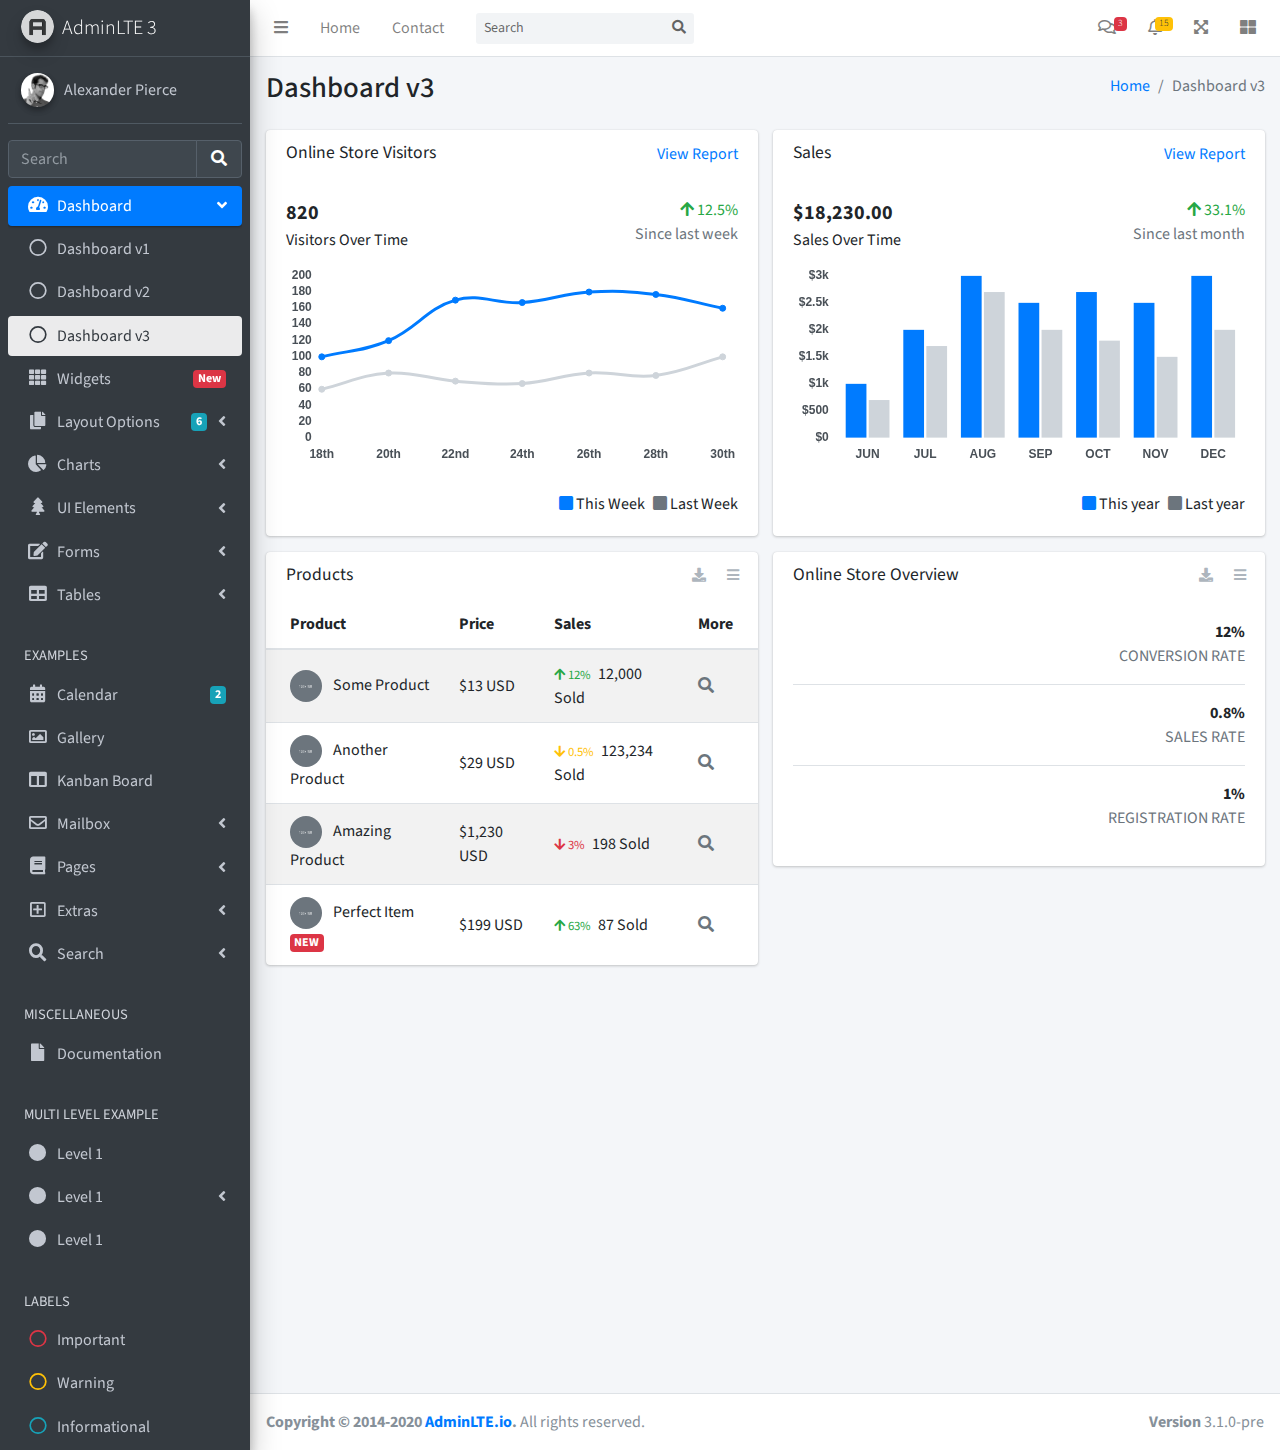
<file: Accounting Final Details/AdminLTE-master/index3.html>
<!DOCTYPE html>
<html lang="en">
<head>
  <meta charset="utf-8">
  <meta name="viewport" content="width=device-width, initial-scale=1">
  <title>AdminLTE 3 | Dashboard 3</title>

  <!-- Google Font: Source Sans Pro -->
  <link rel="stylesheet" href="https://fonts.googleapis.com/css?family=Source+Sans+Pro:300,400,400i,700&display=fallback">
  <!-- Font Awesome Icons -->
  <link rel="stylesheet" href="plugins/fontawesome-free/css/all.min.css">
  <!-- IonIcons -->
  <link rel="stylesheet" href="https://code.ionicframework.com/ionicons/2.0.1/css/ionicons.min.css">
  <!-- Theme style -->
  <link rel="stylesheet" href="dist/css/adminlte.min.css">
</head>
<!--
`body` tag options:

  Apply one or more of the following classes to to the body tag
  to get the desired effect

  * sidebar-collapse
  * sidebar-mini
-->
<body class="hold-transition sidebar-mini">
<div class="wrapper">
  <!-- Navbar -->
  <nav class="main-header navbar navbar-expand navbar-white navbar-light">
    <!-- Left navbar links -->
    <ul class="navbar-nav">
      <li class="nav-item">
        <a class="nav-link" data-widget="pushmenu" href="#" role="button"><i class="fas fa-bars"></i></a>
      </li>
      <li class="nav-item d-none d-sm-inline-block">
        <a href="index3.html" class="nav-link">Home</a>
      </li>
      <li class="nav-item d-none d-sm-inline-block">
        <a href="#" class="nav-link">Contact</a>
      </li>
    </ul>

    <!-- SEARCH FORM -->
    <form class="form-inline ml-3">
      <div class="input-group input-group-sm">
        <input class="form-control form-control-navbar" type="search" placeholder="Search" aria-label="Search">
        <div class="input-group-append">
          <button class="btn btn-navbar" type="submit">
            <i class="fas fa-search"></i>
          </button>
        </div>
      </div>
    </form>

    <!-- Right navbar links -->
    <ul class="navbar-nav ml-auto">
      <!-- Messages Dropdown Menu -->
      <li class="nav-item dropdown">
        <a class="nav-link" data-toggle="dropdown" href="#">
          <i class="far fa-comments"></i>
          <span class="badge badge-danger navbar-badge">3</span>
        </a>
        <div class="dropdown-menu dropdown-menu-lg dropdown-menu-right">
          <a href="#" class="dropdown-item">
            <!-- Message Start -->
            <div class="media">
              <img src="dist/img/user1-128x128.jpg" alt="User Avatar" class="img-size-50 mr-3 img-circle">
              <div class="media-body">
                <h3 class="dropdown-item-title">
                  Brad Diesel
                  <span class="float-right text-sm text-danger"><i class="fas fa-star"></i></span>
                </h3>
                <p class="text-sm">Call me whenever you can...</p>
                <p class="text-sm text-muted"><i class="far fa-clock mr-1"></i> 4 Hours Ago</p>
              </div>
            </div>
            <!-- Message End -->
          </a>
          <div class="dropdown-divider"></div>
          <a href="#" class="dropdown-item">
            <!-- Message Start -->
            <div class="media">
              <img src="dist/img/user8-128x128.jpg" alt="User Avatar" class="img-size-50 img-circle mr-3">
              <div class="media-body">
                <h3 class="dropdown-item-title">
                  John Pierce
                  <span class="float-right text-sm text-muted"><i class="fas fa-star"></i></span>
                </h3>
                <p class="text-sm">I got your message bro</p>
                <p class="text-sm text-muted"><i class="far fa-clock mr-1"></i> 4 Hours Ago</p>
              </div>
            </div>
            <!-- Message End -->
          </a>
          <div class="dropdown-divider"></div>
          <a href="#" class="dropdown-item">
            <!-- Message Start -->
            <div class="media">
              <img src="dist/img/user3-128x128.jpg" alt="User Avatar" class="img-size-50 img-circle mr-3">
              <div class="media-body">
                <h3 class="dropdown-item-title">
                  Nora Silvester
                  <span class="float-right text-sm text-warning"><i class="fas fa-star"></i></span>
                </h3>
                <p class="text-sm">The subject goes here</p>
                <p class="text-sm text-muted"><i class="far fa-clock mr-1"></i> 4 Hours Ago</p>
              </div>
            </div>
            <!-- Message End -->
          </a>
          <div class="dropdown-divider"></div>
          <a href="#" class="dropdown-item dropdown-footer">See All Messages</a>
        </div>
      </li>
      <!-- Notifications Dropdown Menu -->
      <li class="nav-item dropdown">
        <a class="nav-link" data-toggle="dropdown" href="#">
          <i class="far fa-bell"></i>
          <span class="badge badge-warning navbar-badge">15</span>
        </a>
        <div class="dropdown-menu dropdown-menu-lg dropdown-menu-right">
          <span class="dropdown-item dropdown-header">15 Notifications</span>
          <div class="dropdown-divider"></div>
          <a href="#" class="dropdown-item">
            <i class="fas fa-envelope mr-2"></i> 4 new messages
            <span class="float-right text-muted text-sm">3 mins</span>
          </a>
          <div class="dropdown-divider"></div>
          <a href="#" class="dropdown-item">
            <i class="fas fa-users mr-2"></i> 8 friend requests
            <span class="float-right text-muted text-sm">12 hours</span>
          </a>
          <div class="dropdown-divider"></div>
          <a href="#" class="dropdown-item">
            <i class="fas fa-file mr-2"></i> 3 new reports
            <span class="float-right text-muted text-sm">2 days</span>
          </a>
          <div class="dropdown-divider"></div>
          <a href="#" class="dropdown-item dropdown-footer">See All Notifications</a>
        </div>
      </li>
      <li class="nav-item">
        <a class="nav-link" data-widget="fullscreen" href="#" role="button">
          <i class="fas fa-expand-arrows-alt"></i>
        </a>
      </li>
      <li class="nav-item">
        <a class="nav-link" data-widget="control-sidebar" data-slide="true" href="#" role="button">
          <i class="fas fa-th-large"></i>
        </a>
      </li>
    </ul>
  </nav>
  <!-- /.navbar -->

  <!-- Main Sidebar Container -->
  <aside class="main-sidebar sidebar-dark-primary elevation-4">
    <!-- Brand Logo -->
    <a href="index3.html" class="brand-link">
      <img src="dist/img/AdminLTELogo.png" alt="AdminLTE Logo" class="brand-image img-circle elevation-3" style="opacity: .8">
      <span class="brand-text font-weight-light">AdminLTE 3</span>
    </a>

    <!-- Sidebar -->
    <div class="sidebar">
      <!-- Sidebar user panel (optional) -->
      <div class="user-panel mt-3 pb-3 mb-3 d-flex">
        <div class="image">
          <img src="dist/img/user2-160x160.jpg" class="img-circle elevation-2" alt="User Image">
        </div>
        <div class="info">
          <a href="#" class="d-block">Alexander Pierce</a>
        </div>
      </div>

      <!-- SidebarSearch Form -->
      <div class="form-inline">
        <div class="input-group" data-widget="sidebar-search">
          <input class="form-control form-control-sidebar" type="search" placeholder="Search" aria-label="Search">
          <div class="input-group-append">
            <button class="btn btn-sidebar">
              <i class="fas fa-search fa-fw"></i>
            </button>
          </div>
        </div>
      </div>

      <!-- Sidebar Menu -->
      <nav class="mt-2">
        <ul class="nav nav-pills nav-sidebar flex-column" data-widget="treeview" role="menu" data-accordion="false">
          <!-- Add icons to the links using the .nav-icon class
               with font-awesome or any other icon font library -->
          <li class="nav-item menu-open">
            <a href="#" class="nav-link active">
              <i class="nav-icon fas fa-tachometer-alt"></i>
              <p>
                Dashboard
                <i class="right fas fa-angle-left"></i>
              </p>
            </a>
            <ul class="nav nav-treeview">
              <li class="nav-item">
                <a href="./index.html" class="nav-link">
                  <i class="far fa-circle nav-icon"></i>
                  <p>Dashboard v1</p>
                </a>
              </li>
              <li class="nav-item">
                <a href="./index2.html" class="nav-link">
                  <i class="far fa-circle nav-icon"></i>
                  <p>Dashboard v2</p>
                </a>
              </li>
              <li class="nav-item">
                <a href="./index3.html" class="nav-link active">
                  <i class="far fa-circle nav-icon"></i>
                  <p>Dashboard v3</p>
                </a>
              </li>
            </ul>
          </li>
          <li class="nav-item">
            <a href="pages/widgets.html" class="nav-link">
              <i class="nav-icon fas fa-th"></i>
              <p>
                Widgets
                <span class="right badge badge-danger">New</span>
              </p>
            </a>
          </li>
          <li class="nav-item">
            <a href="#" class="nav-link">
              <i class="nav-icon fas fa-copy"></i>
              <p>
                Layout Options
                <i class="fas fa-angle-left right"></i>
                <span class="badge badge-info right">6</span>
              </p>
            </a>
            <ul class="nav nav-treeview">
              <li class="nav-item">
                <a href="pages/layout/top-nav.html" class="nav-link">
                  <i class="far fa-circle nav-icon"></i>
                  <p>Top Navigation</p>
                </a>
              </li>
              <li class="nav-item">
                <a href="pages/layout/top-nav-sidebar.html" class="nav-link">
                  <i class="far fa-circle nav-icon"></i>
                  <p>Top Navigation + Sidebar</p>
                </a>
              </li>
              <li class="nav-item">
                <a href="pages/layout/boxed.html" class="nav-link">
                  <i class="far fa-circle nav-icon"></i>
                  <p>Boxed</p>
                </a>
              </li>
              <li class="nav-item">
                <a href="pages/layout/fixed-sidebar.html" class="nav-link">
                  <i class="far fa-circle nav-icon"></i>
                  <p>Fixed Sidebar</p>
                </a>
              </li>
              <li class="nav-item">
                <a href="pages/layout/fixed-sidebar-custom.html" class="nav-link">
                  <i class="far fa-circle nav-icon"></i>
                  <p>Fixed Sidebar <small>+ Custom Area</small></p>
                </a>
              </li>
              <li class="nav-item">
                <a href="pages/layout/fixed-topnav.html" class="nav-link">
                  <i class="far fa-circle nav-icon"></i>
                  <p>Fixed Navbar</p>
                </a>
              </li>
              <li class="nav-item">
                <a href="pages/layout/fixed-footer.html" class="nav-link">
                  <i class="far fa-circle nav-icon"></i>
                  <p>Fixed Footer</p>
                </a>
              </li>
              <li class="nav-item">
                <a href="pages/layout/collapsed-sidebar.html" class="nav-link">
                  <i class="far fa-circle nav-icon"></i>
                  <p>Collapsed Sidebar</p>
                </a>
              </li>
            </ul>
          </li>
          <li class="nav-item">
            <a href="#" class="nav-link">
              <i class="nav-icon fas fa-chart-pie"></i>
              <p>
                Charts
                <i class="right fas fa-angle-left"></i>
              </p>
            </a>
            <ul class="nav nav-treeview">
              <li class="nav-item">
                <a href="pages/charts/chartjs.html" class="nav-link">
                  <i class="far fa-circle nav-icon"></i>
                  <p>ChartJS</p>
                </a>
              </li>
              <li class="nav-item">
                <a href="pages/charts/flot.html" class="nav-link">
                  <i class="far fa-circle nav-icon"></i>
                  <p>Flot</p>
                </a>
              </li>
              <li class="nav-item">
                <a href="pages/charts/inline.html" class="nav-link">
                  <i class="far fa-circle nav-icon"></i>
                  <p>Inline</p>
                </a>
              </li>
            </ul>
          </li>
          <li class="nav-item">
            <a href="#" class="nav-link">
              <i class="nav-icon fas fa-tree"></i>
              <p>
                UI Elements
                <i class="fas fa-angle-left right"></i>
              </p>
            </a>
            <ul class="nav nav-treeview">
              <li class="nav-item">
                <a href="pages/UI/general.html" class="nav-link">
                  <i class="far fa-circle nav-icon"></i>
                  <p>General</p>
                </a>
              </li>
              <li class="nav-item">
                <a href="pages/UI/icons.html" class="nav-link">
                  <i class="far fa-circle nav-icon"></i>
                  <p>Icons</p>
                </a>
              </li>
              <li class="nav-item">
                <a href="pages/UI/buttons.html" class="nav-link">
                  <i class="far fa-circle nav-icon"></i>
                  <p>Buttons</p>
                </a>
              </li>
              <li class="nav-item">
                <a href="pages/UI/sliders.html" class="nav-link">
                  <i class="far fa-circle nav-icon"></i>
                  <p>Sliders</p>
                </a>
              </li>
              <li class="nav-item">
                <a href="pages/UI/modals.html" class="nav-link">
                  <i class="far fa-circle nav-icon"></i>
                  <p>Modals & Alerts</p>
                </a>
              </li>
              <li class="nav-item">
                <a href="pages/UI/navbar.html" class="nav-link">
                  <i class="far fa-circle nav-icon"></i>
                  <p>Navbar & Tabs</p>
                </a>
              </li>
              <li class="nav-item">
                <a href="pages/UI/timeline.html" class="nav-link">
                  <i class="far fa-circle nav-icon"></i>
                  <p>Timeline</p>
                </a>
              </li>
              <li class="nav-item">
                <a href="pages/UI/ribbons.html" class="nav-link">
                  <i class="far fa-circle nav-icon"></i>
                  <p>Ribbons</p>
                </a>
              </li>
            </ul>
          </li>
          <li class="nav-item">
            <a href="#" class="nav-link">
              <i class="nav-icon fas fa-edit"></i>
              <p>
                Forms
                <i class="fas fa-angle-left right"></i>
              </p>
            </a>
            <ul class="nav nav-treeview">
              <li class="nav-item">
                <a href="pages/forms/general.html" class="nav-link">
                  <i class="far fa-circle nav-icon"></i>
                  <p>General Elements</p>
                </a>
              </li>
              <li class="nav-item">
                <a href="pages/forms/advanced.html" class="nav-link">
                  <i class="far fa-circle nav-icon"></i>
                  <p>Advanced Elements</p>
                </a>
              </li>
              <li class="nav-item">
                <a href="pages/forms/editors.html" class="nav-link">
                  <i class="far fa-circle nav-icon"></i>
                  <p>Editors</p>
                </a>
              </li>
              <li class="nav-item">
                <a href="pages/forms/validation.html" class="nav-link">
                  <i class="far fa-circle nav-icon"></i>
                  <p>Validation</p>
                </a>
              </li>
            </ul>
          </li>
          <li class="nav-item">
            <a href="#" class="nav-link">
              <i class="nav-icon fas fa-table"></i>
              <p>
                Tables
                <i class="fas fa-angle-left right"></i>
              </p>
            </a>
            <ul class="nav nav-treeview">
              <li class="nav-item">
                <a href="pages/tables/simple.html" class="nav-link">
                  <i class="far fa-circle nav-icon"></i>
                  <p>Simple Tables</p>
                </a>
              </li>
              <li class="nav-item">
                <a href="pages/tables/data.html" class="nav-link">
                  <i class="far fa-circle nav-icon"></i>
                  <p>DataTables</p>
                </a>
              </li>
              <li class="nav-item">
                <a href="pages/tables/jsgrid.html" class="nav-link">
                  <i class="far fa-circle nav-icon"></i>
                  <p>jsGrid</p>
                </a>
              </li>
            </ul>
          </li>
          <li class="nav-header">EXAMPLES</li>
          <li class="nav-item">
            <a href="pages/calendar.html" class="nav-link">
              <i class="nav-icon fas fa-calendar-alt"></i>
              <p>
                Calendar
                <span class="badge badge-info right">2</span>
              </p>
            </a>
          </li>
          <li class="nav-item">
            <a href="pages/gallery.html" class="nav-link">
              <i class="nav-icon far fa-image"></i>
              <p>
                Gallery
              </p>
            </a>
          </li>
          <li class="nav-item">
            <a href="pages/kanban.html" class="nav-link">
              <i class="nav-icon fas fa-columns"></i>
              <p>
                Kanban Board
              </p>
            </a>
          </li>
          <li class="nav-item">
            <a href="#" class="nav-link">
              <i class="nav-icon far fa-envelope"></i>
              <p>
                Mailbox
                <i class="fas fa-angle-left right"></i>
              </p>
            </a>
            <ul class="nav nav-treeview">
              <li class="nav-item">
                <a href="pages/mailbox/mailbox.html" class="nav-link">
                  <i class="far fa-circle nav-icon"></i>
                  <p>Inbox</p>
                </a>
              </li>
              <li class="nav-item">
                <a href="pages/mailbox/compose.html" class="nav-link">
                  <i class="far fa-circle nav-icon"></i>
                  <p>Compose</p>
                </a>
              </li>
              <li class="nav-item">
                <a href="pages/mailbox/read-mail.html" class="nav-link">
                  <i class="far fa-circle nav-icon"></i>
                  <p>Read</p>
                </a>
              </li>
            </ul>
          </li>
          <li class="nav-item">
            <a href="#" class="nav-link">
              <i class="nav-icon fas fa-book"></i>
              <p>
                Pages
                <i class="fas fa-angle-left right"></i>
              </p>
            </a>
            <ul class="nav nav-treeview">
              <li class="nav-item">
                <a href="pages/examples/invoice.html" class="nav-link">
                  <i class="far fa-circle nav-icon"></i>
                  <p>Invoice</p>
                </a>
              </li>
              <li class="nav-item">
                <a href="pages/examples/profile.html" class="nav-link">
                  <i class="far fa-circle nav-icon"></i>
                  <p>Profile</p>
                </a>
              </li>
              <li class="nav-item">
                <a href="pages/examples/e-commerce.html" class="nav-link">
                  <i class="far fa-circle nav-icon"></i>
                  <p>E-commerce</p>
                </a>
              </li>
              <li class="nav-item">
                <a href="pages/examples/projects.html" class="nav-link">
                  <i class="far fa-circle nav-icon"></i>
                  <p>Projects</p>
                </a>
              </li>
              <li class="nav-item">
                <a href="pages/examples/project-add.html" class="nav-link">
                  <i class="far fa-circle nav-icon"></i>
                  <p>Project Add</p>
                </a>
              </li>
              <li class="nav-item">
                <a href="pages/examples/project-edit.html" class="nav-link">
                  <i class="far fa-circle nav-icon"></i>
                  <p>Project Edit</p>
                </a>
              </li>
              <li class="nav-item">
                <a href="pages/examples/project-detail.html" class="nav-link">
                  <i class="far fa-circle nav-icon"></i>
                  <p>Project Detail</p>
                </a>
              </li>
              <li class="nav-item">
                <a href="pages/examples/contacts.html" class="nav-link">
                  <i class="far fa-circle nav-icon"></i>
                  <p>Contacts</p>
                </a>
              </li>
              <li class="nav-item">
                <a href="pages/examples/faq.html" class="nav-link active">
                  <i class="far fa-circle nav-icon"></i>
                  <p>FAQ</p>
                </a>
              </li>
              <li class="nav-item">
                <a href="pages/examples/contact-us.html" class="nav-link">
                  <i class="far fa-circle nav-icon"></i>
                  <p>Contact us</p>
                </a>
              </li>
            </ul>
          </li>
          <li class="nav-item">
            <a href="#" class="nav-link">
              <i class="nav-icon far fa-plus-square"></i>
              <p>
                Extras
                <i class="fas fa-angle-left right"></i>
              </p>
            </a>
            <ul class="nav nav-treeview">
              <li class="nav-item">
                <a href="#" class="nav-link">
                  <i class="far fa-circle nav-icon"></i>
                  <p>
                    Login & Register v1
                    <i class="fas fa-angle-left right"></i>
                  </p>
                </a>
                <ul class="nav nav-treeview">
                  <li class="nav-item">
                    <a href="pages/examples/login.html" class="nav-link">
                      <i class="far fa-circle nav-icon"></i>
                      <p>Login v1</p>
                    </a>
                  </li>
                  <li class="nav-item">
                    <a href="pages/examples/register.html" class="nav-link">
                      <i class="far fa-circle nav-icon"></i>
                      <p>Register v1</p>
                    </a>
                  </li>
                  <li class="nav-item">
                    <a href="pages/examples/forgot-password.html" class="nav-link">
                      <i class="far fa-circle nav-icon"></i>
                      <p>Forgot Password v1</p>
                    </a>
                  </li>
                  <li class="nav-item">
                    <a href="pages/examples/recover-password.html" class="nav-link">
                      <i class="far fa-circle nav-icon"></i>
                      <p>Recover Password v1</p>
                    </a>
                  </li>
                </ul>
              </li>
              <li class="nav-item">
                <a href="#" class="nav-link">
                  <i class="far fa-circle nav-icon"></i>
                  <p>
                    Login & Register v2
                    <i class="fas fa-angle-left right"></i>
                  </p>
                </a>
                <ul class="nav nav-treeview">
                  <li class="nav-item">
                    <a href="pages/examples/login-v2.html" class="nav-link">
                      <i class="far fa-circle nav-icon"></i>
                      <p>Login v2</p>
                    </a>
                  </li>
                  <li class="nav-item">
                    <a href="pages/examples/register-v2.html" class="nav-link">
                      <i class="far fa-circle nav-icon"></i>
                      <p>Register v2</p>
                    </a>
                  </li>
                  <li class="nav-item">
                    <a href="pages/examples/forgot-password-v2.html" class="nav-link">
                      <i class="far fa-circle nav-icon"></i>
                      <p>Forgot Password v2</p>
                    </a>
                  </li>
                  <li class="nav-item">
                    <a href="pages/examples/recover-password-v2.html" class="nav-link">
                      <i class="far fa-circle nav-icon"></i>
                      <p>Recover Password v2</p>
                    </a>
                  </li>
                </ul>
              </li>
              <li class="nav-item">
                <a href="pages/examples/lockscreen.html" class="nav-link">
                  <i class="far fa-circle nav-icon"></i>
                  <p>Lockscreen</p>
                </a>
              </li>
              <li class="nav-item">
                <a href="pages/examples/legacy-user-menu.html" class="nav-link">
                  <i class="far fa-circle nav-icon"></i>
                  <p>Legacy User Menu</p>
                </a>
              </li>
              <li class="nav-item">
                <a href="pages/examples/language-menu.html" class="nav-link">
                  <i class="far fa-circle nav-icon"></i>
                  <p>Language Menu</p>
                </a>
              </li>
              <li class="nav-item">
                <a href="pages/examples/404.html" class="nav-link">
                  <i class="far fa-circle nav-icon"></i>
                  <p>Error 404</p>
                </a>
              </li>
              <li class="nav-item">
                <a href="pages/examples/500.html" class="nav-link">
                  <i class="far fa-circle nav-icon"></i>
                  <p>Error 500</p>
                </a>
              </li>
              <li class="nav-item">
                <a href="pages/examples/pace.html" class="nav-link">
                  <i class="far fa-circle nav-icon"></i>
                  <p>Pace</p>
                </a>
              </li>
              <li class="nav-item">
                <a href="pages/examples/blank.html" class="nav-link">
                  <i class="far fa-circle nav-icon"></i>
                  <p>Blank Page</p>
                </a>
              </li>
              <li class="nav-item">
                <a href="starter.html" class="nav-link">
                  <i class="far fa-circle nav-icon"></i>
                  <p>Starter Page</p>
                </a>
              </li>
            </ul>
          </li>
          <li class="nav-item">
            <a href="#" class="nav-link">
              <i class="nav-icon fas fa-search"></i>
              <p>
                Search
                <i class="fas fa-angle-left right"></i>
              </p>
            </a>
            <ul class="nav nav-treeview">
              <li class="nav-item">
                <a href="pages/search/simple.html" class="nav-link">
                  <i class="far fa-circle nav-icon"></i>
                  <p>Simple Search</p>
                </a>
              </li>
              <li class="nav-item">
                <a href="pages/search/enhanced.html" class="nav-link">
                  <i class="far fa-circle nav-icon"></i>
                  <p>Enhanced</p>
                </a>
              </li>
            </ul>
          </li>
          <li class="nav-header">MISCELLANEOUS</li>
          <li class="nav-item">
            <a href="https://adminlte.io/docs/3.0/" class="nav-link">
              <i class="nav-icon fas fa-file"></i>
              <p>Documentation</p>
            </a>
          </li>
          <li class="nav-header">MULTI LEVEL EXAMPLE</li>
          <li class="nav-item">
            <a href="#" class="nav-link">
              <i class="fas fa-circle nav-icon"></i>
              <p>Level 1</p>
            </a>
          </li>
          <li class="nav-item">
            <a href="#" class="nav-link">
              <i class="nav-icon fas fa-circle"></i>
              <p>
                Level 1
                <i class="right fas fa-angle-left"></i>
              </p>
            </a>
            <ul class="nav nav-treeview">
              <li class="nav-item">
                <a href="#" class="nav-link">
                  <i class="far fa-circle nav-icon"></i>
                  <p>Level 2</p>
                </a>
              </li>
              <li class="nav-item">
                <a href="#" class="nav-link">
                  <i class="far fa-circle nav-icon"></i>
                  <p>
                    Level 2
                    <i class="right fas fa-angle-left"></i>
                  </p>
                </a>
                <ul class="nav nav-treeview">
                  <li class="nav-item">
                    <a href="#" class="nav-link">
                      <i class="far fa-dot-circle nav-icon"></i>
                      <p>Level 3</p>
                    </a>
                  </li>
                  <li class="nav-item">
                    <a href="#" class="nav-link">
                      <i class="far fa-dot-circle nav-icon"></i>
                      <p>Level 3</p>
                    </a>
                  </li>
                  <li class="nav-item">
                    <a href="#" class="nav-link">
                      <i class="far fa-dot-circle nav-icon"></i>
                      <p>Level 3</p>
                    </a>
                  </li>
                </ul>
              </li>
              <li class="nav-item">
                <a href="#" class="nav-link">
                  <i class="far fa-circle nav-icon"></i>
                  <p>Level 2</p>
                </a>
              </li>
            </ul>
          </li>
          <li class="nav-item">
            <a href="#" class="nav-link">
              <i class="fas fa-circle nav-icon"></i>
              <p>Level 1</p>
            </a>
          </li>
          <li class="nav-header">LABELS</li>
          <li class="nav-item">
            <a href="#" class="nav-link">
              <i class="nav-icon far fa-circle text-danger"></i>
              <p class="text">Important</p>
            </a>
          </li>
          <li class="nav-item">
            <a href="#" class="nav-link">
              <i class="nav-icon far fa-circle text-warning"></i>
              <p>Warning</p>
            </a>
          </li>
          <li class="nav-item">
            <a href="#" class="nav-link">
              <i class="nav-icon far fa-circle text-info"></i>
              <p>Informational</p>
            </a>
          </li>
        </ul>
      </nav>
      <!-- /.sidebar-menu -->
    </div>
    <!-- /.sidebar -->
  </aside>

  <!-- Content Wrapper. Contains page content -->
  <div class="content-wrapper">
    <!-- Content Header (Page header) -->
    <div class="content-header">
      <div class="container-fluid">
        <div class="row mb-2">
          <div class="col-sm-6">
            <h1 class="m-0">Dashboard v3</h1>
          </div><!-- /.col -->
          <div class="col-sm-6">
            <ol class="breadcrumb float-sm-right">
              <li class="breadcrumb-item"><a href="#">Home</a></li>
              <li class="breadcrumb-item active">Dashboard v3</li>
            </ol>
          </div><!-- /.col -->
        </div><!-- /.row -->
      </div><!-- /.container-fluid -->
    </div>
    <!-- /.content-header -->

    <!-- Main content -->
    <div class="content">
      <div class="container-fluid">
        <div class="row">
          <div class="col-lg-6">
            <div class="card">
              <div class="card-header border-0">
                <div class="d-flex justify-content-between">
                  <h3 class="card-title">Online Store Visitors</h3>
                  <a href="javascript:void(0);">View Report</a>
                </div>
              </div>
              <div class="card-body">
                <div class="d-flex">
                  <p class="d-flex flex-column">
                    <span class="text-bold text-lg">820</span>
                    <span>Visitors Over Time</span>
                  </p>
                  <p class="ml-auto d-flex flex-column text-right">
                    <span class="text-success">
                      <i class="fas fa-arrow-up"></i> 12.5%
                    </span>
                    <span class="text-muted">Since last week</span>
                  </p>
                </div>
                <!-- /.d-flex -->

                <div class="position-relative mb-4">
                  <canvas id="visitors-chart" height="200"></canvas>
                </div>

                <div class="d-flex flex-row justify-content-end">
                  <span class="mr-2">
                    <i class="fas fa-square text-primary"></i> This Week
                  </span>

                  <span>
                    <i class="fas fa-square text-gray"></i> Last Week
                  </span>
                </div>
              </div>
            </div>
            <!-- /.card -->

            <div class="card">
              <div class="card-header border-0">
                <h3 class="card-title">Products</h3>
                <div class="card-tools">
                  <a href="#" class="btn btn-tool btn-sm">
                    <i class="fas fa-download"></i>
                  </a>
                  <a href="#" class="btn btn-tool btn-sm">
                    <i class="fas fa-bars"></i>
                  </a>
                </div>
              </div>
              <div class="card-body table-responsive p-0">
                <table class="table table-striped table-valign-middle">
                  <thead>
                  <tr>
                    <th>Product</th>
                    <th>Price</th>
                    <th>Sales</th>
                    <th>More</th>
                  </tr>
                  </thead>
                  <tbody>
                  <tr>
                    <td>
                      <img src="dist/img/default-150x150.png" alt="Product 1" class="img-circle img-size-32 mr-2">
                      Some Product
                    </td>
                    <td>$13 USD</td>
                    <td>
                      <small class="text-success mr-1">
                        <i class="fas fa-arrow-up"></i>
                        12%
                      </small>
                      12,000 Sold
                    </td>
                    <td>
                      <a href="#" class="text-muted">
                        <i class="fas fa-search"></i>
                      </a>
                    </td>
                  </tr>
                  <tr>
                    <td>
                      <img src="dist/img/default-150x150.png" alt="Product 1" class="img-circle img-size-32 mr-2">
                      Another Product
                    </td>
                    <td>$29 USD</td>
                    <td>
                      <small class="text-warning mr-1">
                        <i class="fas fa-arrow-down"></i>
                        0.5%
                      </small>
                      123,234 Sold
                    </td>
                    <td>
                      <a href="#" class="text-muted">
                        <i class="fas fa-search"></i>
                      </a>
                    </td>
                  </tr>
                  <tr>
                    <td>
                      <img src="dist/img/default-150x150.png" alt="Product 1" class="img-circle img-size-32 mr-2">
                      Amazing Product
                    </td>
                    <td>$1,230 USD</td>
                    <td>
                      <small class="text-danger mr-1">
                        <i class="fas fa-arrow-down"></i>
                        3%
                      </small>
                      198 Sold
                    </td>
                    <td>
                      <a href="#" class="text-muted">
                        <i class="fas fa-search"></i>
                      </a>
                    </td>
                  </tr>
                  <tr>
                    <td>
                      <img src="dist/img/default-150x150.png" alt="Product 1" class="img-circle img-size-32 mr-2">
                      Perfect Item
                      <span class="badge bg-danger">NEW</span>
                    </td>
                    <td>$199 USD</td>
                    <td>
                      <small class="text-success mr-1">
                        <i class="fas fa-arrow-up"></i>
                        63%
                      </small>
                      87 Sold
                    </td>
                    <td>
                      <a href="#" class="text-muted">
                        <i class="fas fa-search"></i>
                      </a>
                    </td>
                  </tr>
                  </tbody>
                </table>
              </div>
            </div>
            <!-- /.card -->
          </div>
          <!-- /.col-md-6 -->
          <div class="col-lg-6">
            <div class="card">
              <div class="card-header border-0">
                <div class="d-flex justify-content-between">
                  <h3 class="card-title">Sales</h3>
                  <a href="javascript:void(0);">View Report</a>
                </div>
              </div>
              <div class="card-body">
                <div class="d-flex">
                  <p class="d-flex flex-column">
                    <span class="text-bold text-lg">$18,230.00</span>
                    <span>Sales Over Time</span>
                  </p>
                  <p class="ml-auto d-flex flex-column text-right">
                    <span class="text-success">
                      <i class="fas fa-arrow-up"></i> 33.1%
                    </span>
                    <span class="text-muted">Since last month</span>
                  </p>
                </div>
                <!-- /.d-flex -->

                <div class="position-relative mb-4">
                  <canvas id="sales-chart" height="200"></canvas>
                </div>

                <div class="d-flex flex-row justify-content-end">
                  <span class="mr-2">
                    <i class="fas fa-square text-primary"></i> This year
                  </span>

                  <span>
                    <i class="fas fa-square text-gray"></i> Last year
                  </span>
                </div>
              </div>
            </div>
            <!-- /.card -->

            <div class="card">
              <div class="card-header border-0">
                <h3 class="card-title">Online Store Overview</h3>
                <div class="card-tools">
                  <a href="#" class="btn btn-sm btn-tool">
                    <i class="fas fa-download"></i>
                  </a>
                  <a href="#" class="btn btn-sm btn-tool">
                    <i class="fas fa-bars"></i>
                  </a>
                </div>
              </div>
              <div class="card-body">
                <div class="d-flex justify-content-between align-items-center border-bottom mb-3">
                  <p class="text-success text-xl">
                    <i class="ion ion-ios-refresh-empty"></i>
                  </p>
                  <p class="d-flex flex-column text-right">
                    <span class="font-weight-bold">
                      <i class="ion ion-android-arrow-up text-success"></i> 12%
                    </span>
                    <span class="text-muted">CONVERSION RATE</span>
                  </p>
                </div>
                <!-- /.d-flex -->
                <div class="d-flex justify-content-between align-items-center border-bottom mb-3">
                  <p class="text-warning text-xl">
                    <i class="ion ion-ios-cart-outline"></i>
                  </p>
                  <p class="d-flex flex-column text-right">
                    <span class="font-weight-bold">
                      <i class="ion ion-android-arrow-up text-warning"></i> 0.8%
                    </span>
                    <span class="text-muted">SALES RATE</span>
                  </p>
                </div>
                <!-- /.d-flex -->
                <div class="d-flex justify-content-between align-items-center mb-0">
                  <p class="text-danger text-xl">
                    <i class="ion ion-ios-people-outline"></i>
                  </p>
                  <p class="d-flex flex-column text-right">
                    <span class="font-weight-bold">
                      <i class="ion ion-android-arrow-down text-danger"></i> 1%
                    </span>
                    <span class="text-muted">REGISTRATION RATE</span>
                  </p>
                </div>
                <!-- /.d-flex -->
              </div>
            </div>
          </div>
          <!-- /.col-md-6 -->
        </div>
        <!-- /.row -->
      </div>
      <!-- /.container-fluid -->
    </div>
    <!-- /.content -->
  </div>
  <!-- /.content-wrapper -->

  <!-- Control Sidebar -->
  <aside class="control-sidebar control-sidebar-dark">
    <!-- Control sidebar content goes here -->
  </aside>
  <!-- /.control-sidebar -->

  <!-- Main Footer -->
  <footer class="main-footer">
    <strong>Copyright &copy; 2014-2020 <a href="https://adminlte.io">AdminLTE.io</a>.</strong>
    All rights reserved.
    <div class="float-right d-none d-sm-inline-block">
      <b>Version</b> 3.1.0-pre
    </div>
  </footer>
</div>
<!-- ./wrapper -->

<!-- REQUIRED SCRIPTS -->

<!-- jQuery -->
<script src="plugins/jquery/jquery.min.js"></script>
<!-- Bootstrap -->
<script src="plugins/bootstrap/js/bootstrap.bundle.min.js"></script>
<!-- AdminLTE -->
<script src="dist/js/adminlte.js"></script>

<!-- OPTIONAL SCRIPTS -->
<script src="plugins/chart.js/Chart.min.js"></script>
<!-- AdminLTE for demo purposes -->
<script src="dist/js/demo.js"></script>
<!-- AdminLTE dashboard demo (This is only for demo purposes) -->
<script src="dist/js/pages/dashboard3.js"></script>
</body>
</html>
</file>
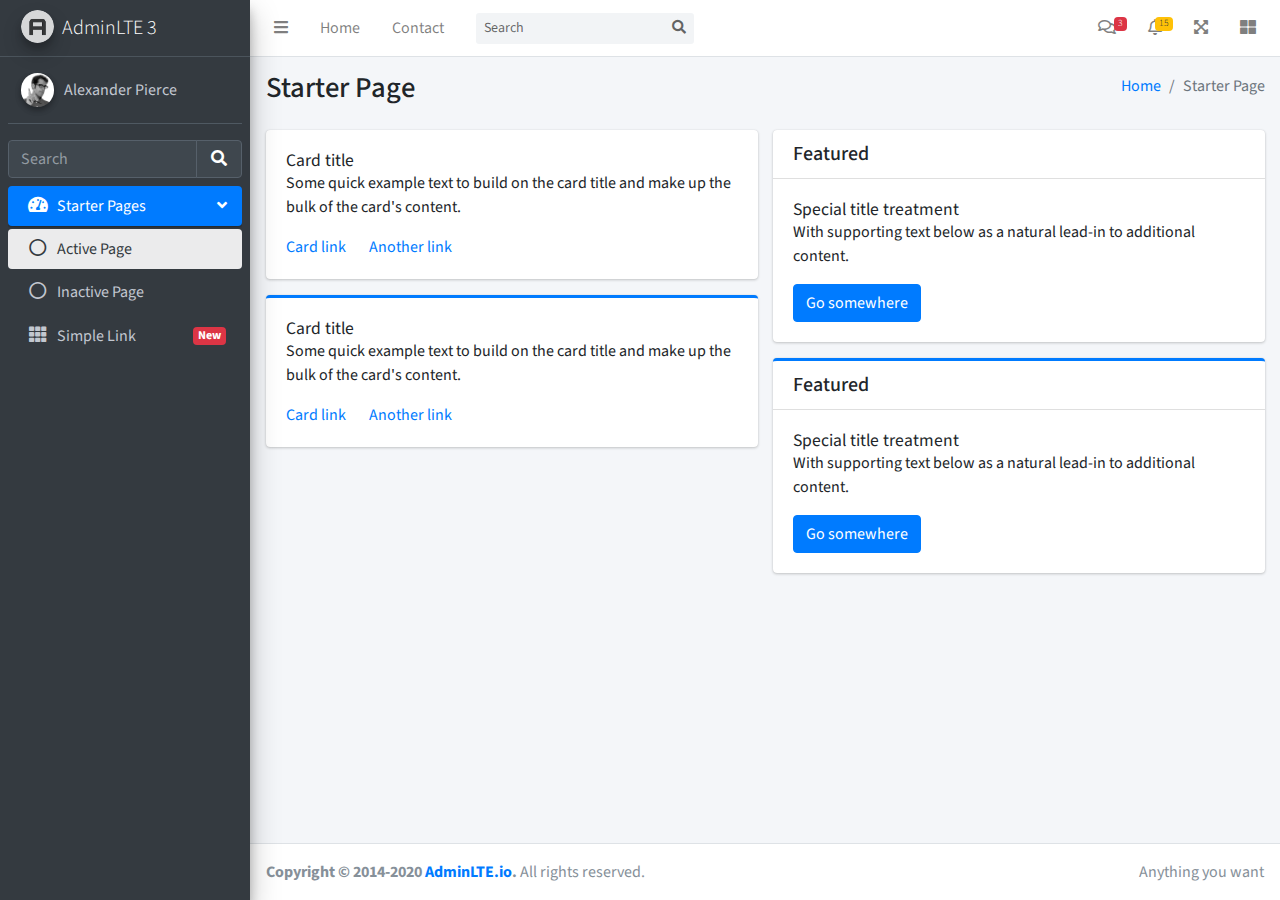
<file: Accounting Final Details/AdminLTE-master/starter.html>
<!DOCTYPE html>
<!--
This is a starter template page. Use this page to start your new project from
scratch. This page gets rid of all links and provides the needed markup only.
-->
<html lang="en">
<head>
  <meta charset="utf-8">
  <meta name="viewport" content="width=device-width, initial-scale=1">
  <title>AdminLTE 3 | Starter</title>

  <!-- Google Font: Source Sans Pro -->
  <link rel="stylesheet" href="https://fonts.googleapis.com/css?family=Source+Sans+Pro:300,400,400i,700&display=fallback">
  <!-- Font Awesome Icons -->
  <link rel="stylesheet" href="plugins/fontawesome-free/css/all.min.css">
  <!-- Theme style -->
  <link rel="stylesheet" href="dist/css/adminlte.min.css">
</head>
<body class="hold-transition sidebar-mini">
<div class="wrapper">

  <!-- Navbar -->
  <nav class="main-header navbar navbar-expand navbar-white navbar-light">
    <!-- Left navbar links -->
    <ul class="navbar-nav">
      <li class="nav-item">
        <a class="nav-link" data-widget="pushmenu" href="#" role="button"><i class="fas fa-bars"></i></a>
      </li>
      <li class="nav-item d-none d-sm-inline-block">
        <a href="index3.html" class="nav-link">Home</a>
      </li>
      <li class="nav-item d-none d-sm-inline-block">
        <a href="#" class="nav-link">Contact</a>
      </li>
    </ul>

    <!-- SEARCH FORM -->
    <form class="form-inline ml-3">
      <div class="input-group input-group-sm">
        <input class="form-control form-control-navbar" type="search" placeholder="Search" aria-label="Search">
        <div class="input-group-append">
          <button class="btn btn-navbar" type="submit">
            <i class="fas fa-search"></i>
          </button>
        </div>
      </div>
    </form>

    <!-- Right navbar links -->
    <ul class="navbar-nav ml-auto">
      <!-- Messages Dropdown Menu -->
      <li class="nav-item dropdown">
        <a class="nav-link" data-toggle="dropdown" href="#">
          <i class="far fa-comments"></i>
          <span class="badge badge-danger navbar-badge">3</span>
        </a>
        <div class="dropdown-menu dropdown-menu-lg dropdown-menu-right">
          <a href="#" class="dropdown-item">
            <!-- Message Start -->
            <div class="media">
              <img src="dist/img/user1-128x128.jpg" alt="User Avatar" class="img-size-50 mr-3 img-circle">
              <div class="media-body">
                <h3 class="dropdown-item-title">
                  Brad Diesel
                  <span class="float-right text-sm text-danger"><i class="fas fa-star"></i></span>
                </h3>
                <p class="text-sm">Call me whenever you can...</p>
                <p class="text-sm text-muted"><i class="far fa-clock mr-1"></i> 4 Hours Ago</p>
              </div>
            </div>
            <!-- Message End -->
          </a>
          <div class="dropdown-divider"></div>
          <a href="#" class="dropdown-item">
            <!-- Message Start -->
            <div class="media">
              <img src="dist/img/user8-128x128.jpg" alt="User Avatar" class="img-size-50 img-circle mr-3">
              <div class="media-body">
                <h3 class="dropdown-item-title">
                  John Pierce
                  <span class="float-right text-sm text-muted"><i class="fas fa-star"></i></span>
                </h3>
                <p class="text-sm">I got your message bro</p>
                <p class="text-sm text-muted"><i class="far fa-clock mr-1"></i> 4 Hours Ago</p>
              </div>
            </div>
            <!-- Message End -->
          </a>
          <div class="dropdown-divider"></div>
          <a href="#" class="dropdown-item">
            <!-- Message Start -->
            <div class="media">
              <img src="dist/img/user3-128x128.jpg" alt="User Avatar" class="img-size-50 img-circle mr-3">
              <div class="media-body">
                <h3 class="dropdown-item-title">
                  Nora Silvester
                  <span class="float-right text-sm text-warning"><i class="fas fa-star"></i></span>
                </h3>
                <p class="text-sm">The subject goes here</p>
                <p class="text-sm text-muted"><i class="far fa-clock mr-1"></i> 4 Hours Ago</p>
              </div>
            </div>
            <!-- Message End -->
          </a>
          <div class="dropdown-divider"></div>
          <a href="#" class="dropdown-item dropdown-footer">See All Messages</a>
        </div>
      </li>
      <!-- Notifications Dropdown Menu -->
      <li class="nav-item dropdown">
        <a class="nav-link" data-toggle="dropdown" href="#">
          <i class="far fa-bell"></i>
          <span class="badge badge-warning navbar-badge">15</span>
        </a>
        <div class="dropdown-menu dropdown-menu-lg dropdown-menu-right">
          <span class="dropdown-header">15 Notifications</span>
          <div class="dropdown-divider"></div>
          <a href="#" class="dropdown-item">
            <i class="fas fa-envelope mr-2"></i> 4 new messages
            <span class="float-right text-muted text-sm">3 mins</span>
          </a>
          <div class="dropdown-divider"></div>
          <a href="#" class="dropdown-item">
            <i class="fas fa-users mr-2"></i> 8 friend requests
            <span class="float-right text-muted text-sm">12 hours</span>
          </a>
          <div class="dropdown-divider"></div>
          <a href="#" class="dropdown-item">
            <i class="fas fa-file mr-2"></i> 3 new reports
            <span class="float-right text-muted text-sm">2 days</span>
          </a>
          <div class="dropdown-divider"></div>
          <a href="#" class="dropdown-item dropdown-footer">See All Notifications</a>
        </div>
      </li>
      <li class="nav-item">
        <a class="nav-link" data-widget="fullscreen" href="#" role="button">
          <i class="fas fa-expand-arrows-alt"></i>
        </a>
      </li>
      <li class="nav-item">
        <a class="nav-link" data-widget="control-sidebar" data-slide="true" href="#" role="button">
          <i class="fas fa-th-large"></i>
        </a>
      </li>
    </ul>
  </nav>
  <!-- /.navbar -->

  <!-- Main Sidebar Container -->
  <aside class="main-sidebar sidebar-dark-primary elevation-4">
    <!-- Brand Logo -->
    <a href="index3.html" class="brand-link">
      <img src="dist/img/AdminLTELogo.png" alt="AdminLTE Logo" class="brand-image img-circle elevation-3" style="opacity: .8">
      <span class="brand-text font-weight-light">AdminLTE 3</span>
    </a>

    <!-- Sidebar -->
    <div class="sidebar">
      <!-- Sidebar user panel (optional) -->
      <div class="user-panel mt-3 pb-3 mb-3 d-flex">
        <div class="image">
          <img src="dist/img/user2-160x160.jpg" class="img-circle elevation-2" alt="User Image">
        </div>
        <div class="info">
          <a href="#" class="d-block">Alexander Pierce</a>
        </div>
      </div>

      <!-- SidebarSearch Form -->
      <div class="form-inline">
        <div class="input-group" data-widget="sidebar-search">
          <input class="form-control form-control-sidebar" type="search" placeholder="Search" aria-label="Search">
          <div class="input-group-append">
            <button class="btn btn-sidebar">
              <i class="fas fa-search fa-fw"></i>
            </button>
          </div>
        </div>
      </div>

      <!-- Sidebar Menu -->
      <nav class="mt-2">
        <ul class="nav nav-pills nav-sidebar flex-column" data-widget="treeview" role="menu" data-accordion="false">
          <!-- Add icons to the links using the .nav-icon class
               with font-awesome or any other icon font library -->
          <li class="nav-item menu-open">
            <a href="#" class="nav-link active">
              <i class="nav-icon fas fa-tachometer-alt"></i>
              <p>
                Starter Pages
                <i class="right fas fa-angle-left"></i>
              </p>
            </a>
            <ul class="nav nav-treeview">
              <li class="nav-item">
                <a href="#" class="nav-link active">
                  <i class="far fa-circle nav-icon"></i>
                  <p>Active Page</p>
                </a>
              </li>
              <li class="nav-item">
                <a href="#" class="nav-link">
                  <i class="far fa-circle nav-icon"></i>
                  <p>Inactive Page</p>
                </a>
              </li>
            </ul>
          </li>
          <li class="nav-item">
            <a href="#" class="nav-link">
              <i class="nav-icon fas fa-th"></i>
              <p>
                Simple Link
                <span class="right badge badge-danger">New</span>
              </p>
            </a>
          </li>
        </ul>
      </nav>
      <!-- /.sidebar-menu -->
    </div>
    <!-- /.sidebar -->
  </aside>

  <!-- Content Wrapper. Contains page content -->
  <div class="content-wrapper">
    <!-- Content Header (Page header) -->
    <div class="content-header">
      <div class="container-fluid">
        <div class="row mb-2">
          <div class="col-sm-6">
            <h1 class="m-0">Starter Page</h1>
          </div><!-- /.col -->
          <div class="col-sm-6">
            <ol class="breadcrumb float-sm-right">
              <li class="breadcrumb-item"><a href="#">Home</a></li>
              <li class="breadcrumb-item active">Starter Page</li>
            </ol>
          </div><!-- /.col -->
        </div><!-- /.row -->
      </div><!-- /.container-fluid -->
    </div>
    <!-- /.content-header -->

    <!-- Main content -->
    <div class="content">
      <div class="container-fluid">
        <div class="row">
          <div class="col-lg-6">
            <div class="card">
              <div class="card-body">
                <h5 class="card-title">Card title</h5>

                <p class="card-text">
                  Some quick example text to build on the card title and make up the bulk of the card's
                  content.
                </p>

                <a href="#" class="card-link">Card link</a>
                <a href="#" class="card-link">Another link</a>
              </div>
            </div>

            <div class="card card-primary card-outline">
              <div class="card-body">
                <h5 class="card-title">Card title</h5>

                <p class="card-text">
                  Some quick example text to build on the card title and make up the bulk of the card's
                  content.
                </p>
                <a href="#" class="card-link">Card link</a>
                <a href="#" class="card-link">Another link</a>
              </div>
            </div><!-- /.card -->
          </div>
          <!-- /.col-md-6 -->
          <div class="col-lg-6">
            <div class="card">
              <div class="card-header">
                <h5 class="m-0">Featured</h5>
              </div>
              <div class="card-body">
                <h6 class="card-title">Special title treatment</h6>

                <p class="card-text">With supporting text below as a natural lead-in to additional content.</p>
                <a href="#" class="btn btn-primary">Go somewhere</a>
              </div>
            </div>

            <div class="card card-primary card-outline">
              <div class="card-header">
                <h5 class="m-0">Featured</h5>
              </div>
              <div class="card-body">
                <h6 class="card-title">Special title treatment</h6>

                <p class="card-text">With supporting text below as a natural lead-in to additional content.</p>
                <a href="#" class="btn btn-primary">Go somewhere</a>
              </div>
            </div>
          </div>
          <!-- /.col-md-6 -->
        </div>
        <!-- /.row -->
      </div><!-- /.container-fluid -->
    </div>
    <!-- /.content -->
  </div>
  <!-- /.content-wrapper -->

  <!-- Control Sidebar -->
  <aside class="control-sidebar control-sidebar-dark">
    <!-- Control sidebar content goes here -->
    <div class="p-3">
      <h5>Title</h5>
      <p>Sidebar content</p>
    </div>
  </aside>
  <!-- /.control-sidebar -->

  <!-- Main Footer -->
  <footer class="main-footer">
    <!-- To the right -->
    <div class="float-right d-none d-sm-inline">
      Anything you want
    </div>
    <!-- Default to the left -->
    <strong>Copyright &copy; 2014-2020 <a href="https://adminlte.io">AdminLTE.io</a>.</strong> All rights reserved.
  </footer>
</div>
<!-- ./wrapper -->

<!-- REQUIRED SCRIPTS -->

<!-- jQuery -->
<script src="plugins/jquery/jquery.min.js"></script>
<!-- Bootstrap 4 -->
<script src="plugins/bootstrap/js/bootstrap.bundle.min.js"></script>
<!-- AdminLTE App -->
<script src="dist/js/adminlte.min.js"></script>
</body>
</html>
</file>
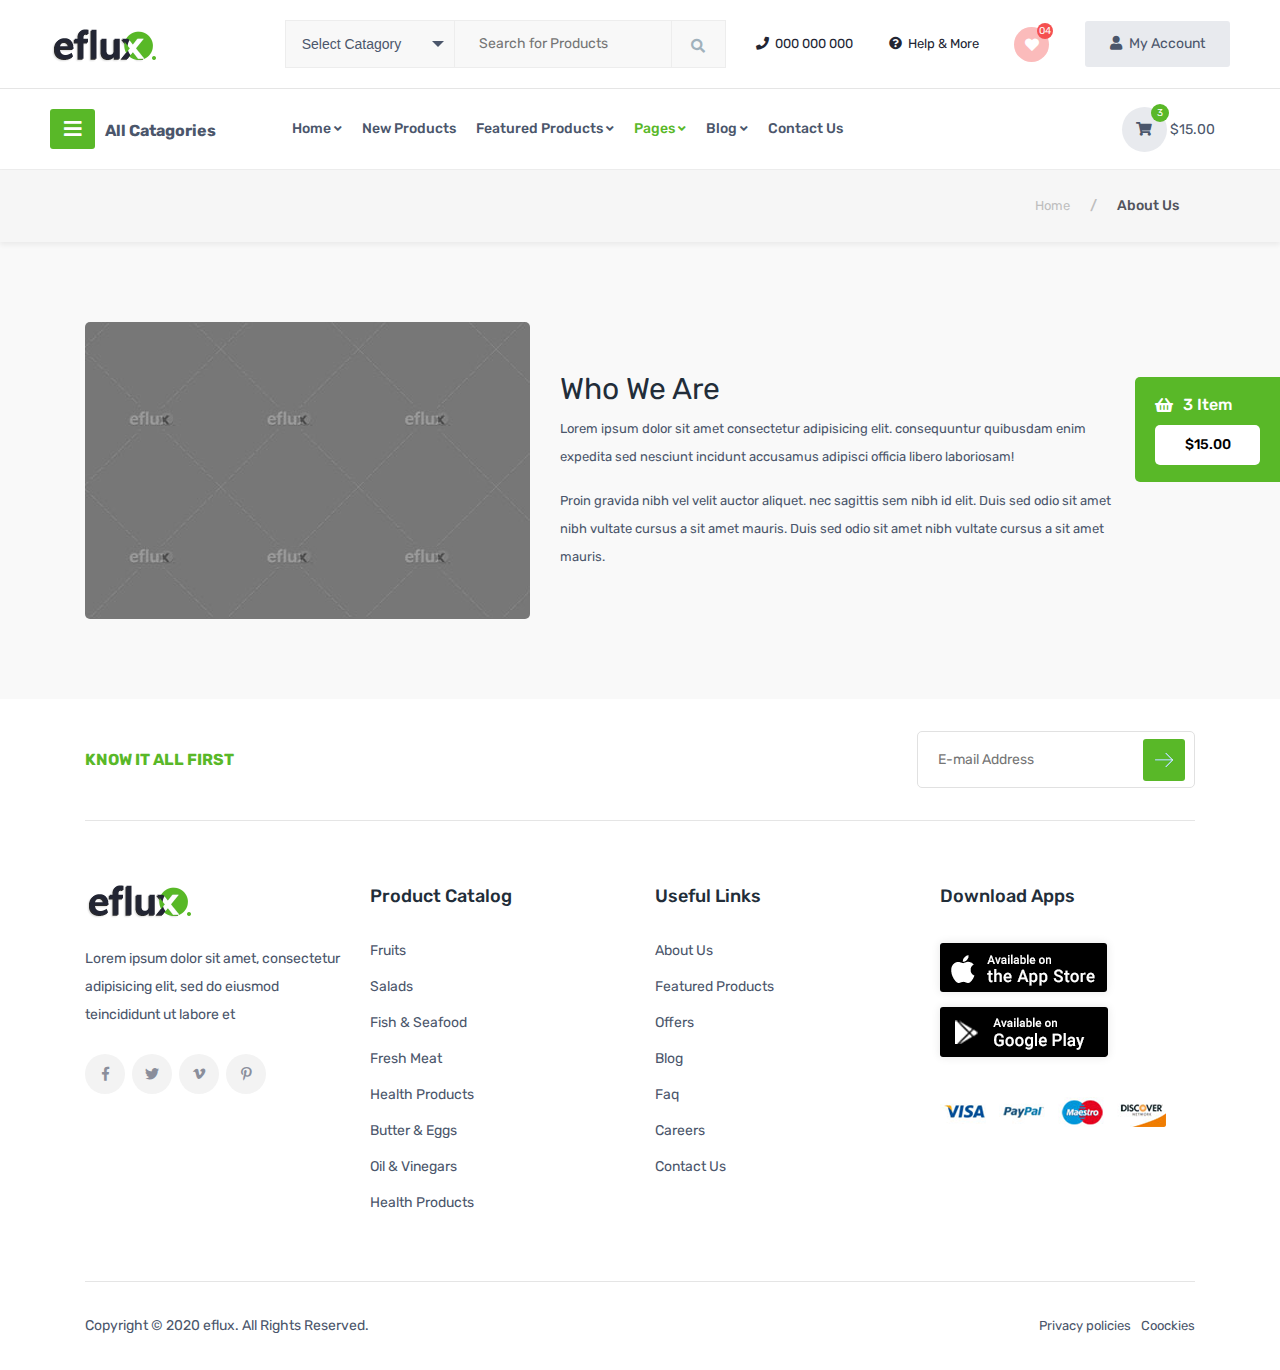
<file: Accounting Final Details/template/about.html>
<!DOCTYPE html>
<html lang="en">
<head>
    <meta charset="utf-8">
    <meta http-equiv="X-UA-Compatible" content="IE=edge">
    <meta name="viewport" content="width=device-width, initial-scale=1">
    <title>eflux - Grocery & Organic Supermarket Responsive Template</title>
    <link rel="shortcut icon" type="image/png" href="assets/images/favicon.png" />
    <link rel="stylesheet" href="assets/css/bootstrap.min.css">
    <link rel="stylesheet" href="assets/css/all.min.css">
    <link rel="stylesheet" href="assets/css/animate.css">
    <link rel="stylesheet" href="assets/css/swiper.min.css">
    <link rel="stylesheet" type="text/css" href="assets/css/slick.css">
    <link rel="stylesheet" type="text/css" href="assets/css/slick-theme.css">
    <link rel="stylesheet" href="assets/css/custom-select.css">
    <link rel="stylesheet" href="assets/css/style.css">
</head>
<body id="top-page">
    <a class="position-absolute" href="javascript:void(0)" onclick="cartopen()">
        <div id="sitebar-drawar" class="sitebar-drawar">
            <div class="cart-count d-flex align-items-center">
                <i class="fas fa-shopping-basket"></i>
                <span>3 Item</span>
            </div>
            <div class="total-price">$15.00</div>
        </div>
    </a>

    <!-- admin Modal -->
    <div class="modal fade" id="useradmin1" tabindex="-1" aria-labelledby="useradmin1" aria-hidden="true">
        <div class="modal-dialog modal-dialog-centered">
            <div class="modal-content">
                <div class="modal-body">
                    <div class="header-top-action-dropdown">
                        <ul class="submenu">
                            <li><a href="profile.html">Profile</a></li>
                            <li><a href="#">Sign Out</a></li>
                        </ul>
                    </div>
                </div>
            </div>
        </div>
    </div>

     <!--siteinfo Modal -->
     <div class="modal fade" id="siteinfo1" tabindex="-1" aria-labelledby="siteinfo1" aria-hidden="true">
        <div class="modal-dialog modal-dialog-centered">
            <div class="modal-content">
                <div class="modal-body">
                    <div class="header-top-action-dropdown">
                        <ul>
                            <li class="site-phone"><a href="tel:000-000-000"><i class="fas fa-phone"></i> 000 000 000</a></li>
                            <li class="site-help"><a href="#"><i class="fas fa-question-circle"></i> Help & More</a></li>
                        </ul>
                    </div>
                </div>
            </div>
        </div>
    </div>

     <!--search Modal -->
     <div class="modal fade" id="search-select-id" tabindex="-1" aria-labelledby="search-select-id" aria-hidden="true">
        <div class="modal-dialog modal-dialog-centered">
            <div class="modal-content">
                <div class="modal-body">
                    <div class="select-search-option">
                        <div class="flux-custom-select">
                            <select>
                              <option value="0">Select Catagory</option>
                              <option value="1">Vegetables</option>
                              <option value="2">Fruits</option>
                              <option value="3">Salads</option>
                              <option value="4">Fish & Seafood</option>
                              <option value="5">Fresh Meat</option>
                              <option value="6">Health Product</option>
                              <option value="7">Butter & Eggs</option>
                              <option value="8">Oils & Venegar</option>
                              <option value="9">Frozen Food</option>
                              <option value="10">Jam & Honey</option>
                            </select>
                        </div>
                        <form action="#" class="search-form">
                            <input type="text" name="search" placeholder="Search for Products">
                            <button class="submit-btn"><i class="fas fa-search"></i></button>
                        </form>
                    </div>
                </div>
            </div>
        </div>
    </div>


    <!-- menu modal -->
     <div class="modal fade" id="menu-id" tabindex="-1" aria-labelledby="menu-id" aria-hidden="true">
        <div class="modal-dialog  modal-dialog-centered">
            <div class="modal-content">
                <div class="modal-body">
                    <ul class="menu d-xl-flex flex-wrap pl-0 list-unstyled">
                        <li class="item-has-children"><a data-toggle="collapse" href="#mainmenuid1" role="button" aria-expanded="false" aria-controls="catagory-widget1"><span>Home</span> <i class="fas fa-angle-down"></i></a>
                            <ul class="submenu collapse" id="mainmenuid1">
                                <li><a href="home-default.html">Home Default</a></li>
                                <li><a href="index-icon.html">Home Default2</a></li>
                                <li><a href="index.html">Home Sticky Sidebar</a></li>
                                <li><a href="home-search.html">Home Search</a></li>
                                <li><a href="home-slider.html">Home Slider</a></li>
                                <li><a href="home-slider2.html">Home Slider2</a></li>
                            </ul>
                        </li>
                        <li><a href="#">New Products</a></li>
                        <li><a data-toggle="collapse" href="#megamenu-main" role="button" aria-expanded="false" aria-controls="catagory-widget1"><span>Featured Products</span> <i class="fas fa-angle-down"></i></a>
                            <ul class=" collapse" id="megamenu-main">
                                <li><a data-toggle="collapse" href="#megamenu-main01" role="button" aria-expanded="false" aria-controls="megamenu-main01"><span>Vegetables</span> <i class="fas fa-angle-down"></i></a>
                                    <ul class="submenu collapse" id="megamenu-main01">
                                        <li><a href="product-list.html">Artichoke.</a></li>
                                        <li><a href="product-list.html">Aubergune(eggpiant)</a></li>
                                        <li><a href="product-list.html">Asparagus</a></li>
                                        <li><a href="product-list.html">Broccoflower(a hyrbid)</a></li>
                                    </ul>
                                </li>
                                <li><a data-toggle="collapse" href="#megamenu-main02" role="button" aria-expanded="false" aria-controls="megamenu-main02"><span>Fruits</span> <i class="fas fa-angle-down"></i></a>
                                    <ul class="submenu collapse" id="megamenu-main02">
                                        <li><a href="product-list.html">Artichoke.</a></li>
                                        <li><a href="product-list.html">Aubergune(eggpiant)</a></li>
                                        <li><a href="product-list.html">Asparagus</a></li>
                                        <li><a href="product-list.html">Broccoflower(a hyrbid)</a></li>
                                    </ul>
                                </li>
                                <li><a data-toggle="collapse" href="#megamenu-main03" role="button" aria-expanded="false" aria-controls="megamenu-main03"><span>Salads</span> <i class="fas fa-angle-down"></i></a>
                                    <ul class="submenu collapse" id="megamenu-main03">
                                        <li><a href="product-list.html">Artichoke.</a></li>
                                        <li><a href="product-list.html">Aubergune(eggpiant)</a></li>
                                        <li><a href="product-list.html">Asparagus</a></li>
                                        <li><a href="product-list.html">Broccoflower(a hyrbid)</a></li>
                                    </ul>
                                </li>
                                <li><a data-toggle="collapse" href="#megamenu-main04" role="button" aria-expanded="false" aria-controls="megamenu-main04"><span>Health Care</span> <i class="fas fa-angle-down"></i></a>
                                    <ul class="submenu collapse" id="megamenu-main04">
                                        <li><a href="product-list.html">Artichoke.</a></li>
                                        <li><a href="product-list.html">Aubergune(eggpiant)</a></li>
                                        <li><a href="product-list.html">Asparagus</a></li>
                                        <li><a href="product-list.html">Broccoflower(a hyrbid)</a></li>
                                    </ul>
                                </li>
                            </ul>
                        </li>
                        <li class="item-has-children"><a data-toggle="collapse" href="#mainmenuid2" role="button" aria-expanded="false" aria-controls="mainmenuid2"><span>Pages</span> <i class="fas fa-angle-down"></i></a>
                            <ul class="submenu collapse" id="mainmenuid2">
                                <li><a href="about.html">About</a></li>
                                <li><a href="contact.html">Contact</a></li>
                                <li><a href="product-list.html">Product List</a></li>
                                <li><a href="product-leftsidebar.html">Product leftsidebar</a></li>
                                <li><a href="product-fullwidth.html">Product Fullwidth</a></li>
                                <li><a href="brand-product.html">Brand Page</a></li>
                                <li><a href="product-detail.html">Product Details</a></li>
                                <li><a href="faq.html">FAQ</a></li>
                                <li><a href="checkout.html">Checkout</a></li>
                                <li><a href="user-dashbord.html">User Dashboard</a></li>
                                <li><a href="profile.html">Profile</a></li>
                                <li><a href="track-order.html">Track Order</a></li>
                            </ul>
                        </li>
                        <li class="item-has-children"><a data-toggle="collapse" href="#mainmenuid3" role="button" aria-expanded="false" aria-controls="mainmenuid3"><span>Blog</span> <i class="fas fa-angle-down"></i></a>
                            <ul class="submenu collapse" id="mainmenuid3">
                                <li><a href="blog.html">Blog full width</a></li>
                                <li><a href="blog-rightsidebar.html">Blog Rightsidebar</a></li>
                                <li><a href="single.html">Blog Single</a></li>
                            </ul>
                        </li>
                        <li><a href="contact.html">Contact Us</a></li>
                    </ul>
                </div>
            </div>
        </div>
    </div>


    <!-- sidebar-cart -->
    <div id="sitebar-cart" class="sitebar-cart">
        <div class="sc-head d-flex justify-content-between align-items-center">
            <div class="cart-count"><svg version="1.1"  xmlns="http://www.w3.org/2000/svg" xmlns:xlink="http://www.w3.org/1999/xlink" x="0px" y="0px"
                width="20px" height="20px" viewBox="0 0 472.337 472.336" style="enable-background:new 0 0 472.337 472.336;"
                xml:space="preserve"><path d="M406.113,126.627c0-5.554-4.499-10.05-10.053-10.05h-76.377V91.715C319.684,41.143,278.543,0,227.969,0
                   c-50.573,0-91.713,41.143-91.713,91.715v24.862H70.45c-5.549,0-10.05,4.497-10.05,10.05L3.914,462.284
                   c0,5.554,4.497,10.053,10.055,10.053h444.397c5.554,0,10.057-4.499,10.057-10.053L406.113,126.627z M156.352,91.715
                   c0-39.49,32.13-71.614,71.612-71.614c39.49,0,71.618,32.13,71.618,71.614v24.862h-143.23V91.715z M146.402,214.625
                   c-9.92,0-17.959-8.044-17.959-17.961c0-7.269,4.34-13.5,10.552-16.325v17.994h14.337v-18.237
                   c6.476,2.709,11.031,9.104,11.031,16.568C164.363,206.586,156.319,214.625,146.402,214.625z M310.484,214.625
                   c-9.922,0-17.959-8.044-17.959-17.961c0-7.269,4.341-13.495,10.548-16.325v17.994h14.338v-18.241
                   c6.478,2.714,11.037,9.108,11.037,16.568C328.448,206.586,320.407,214.625,310.484,214.625z"/></svg>
                   <span>3 Item</span>
                </div>
                <span onclick="cartclose()" class="close-icon"><i class="fas fa-times"></i></span>
        </div>
        <div class="cart-product-container">
            <div class="cart-product-item">
                <div class="close-item"><i class="fas fa-times"></i></div>
                <div class="row align-items-center">
                    <div class="col-6 p-0">
                        <div class="thumb">
                            <a href="#"><img src="assets/images/products/cart/01.png" alt="products"></a>
                        </div>
                    </div>
                    <div class="col-6">
                        <div class="product-content">
                            <a href="#" class="product-title">Daisy Cont Oil</a>
                            <div class="product-cart-info">
                                1x 31b
                            </div>
                        </div>
                    </div>
                </div>
                <div class="row align-items-center">
                    <div class="col-6">
                        <div class="price-increase-decrese-group d-flex">
                            <span class="decrease-btn">
                                <button type="button"
                                    class="btn quantity-left-minus" data-type="minus" data-field="">-
                                </button> 
                            </span>
                            <input type="text" name="quantity" class="form-controls input-number" value="1">
                            <span class="increase">
                                <button type="button"
                                    class="btn quantity-right-plus" data-type="plus" data-field="">+
                                </button>
                            </span>
                        </div>
                    </div>
                    <div class="col-6">
                        <div class="product-price">
                            <del>$8.00</del><span class="ml-4">$5.00</span>
                        </div>
                    </div>
                </div>
            </div>

            

            <div class="cart-product-item">
                <div class="close-item"><i class="fas fa-times"></i></div>
                <div class="row align-items-center">
                    <div class="col-6 p-0">
                        <div class="thumb">
                            <a href="#"><img src="assets/images//products/cart/02.png" alt="products"></a>
                        </div>
                    </div>
                    <div class="col-6">
                        <div class="product-content">
                            <a href="#" class="product-title">Daisy Cont Oil</a>
                            <div class="product-cart-info">
                                1x 31b
                            </div>
                        </div>
                    </div>
                </div>
                <div class="row align-items-center">
                    <div class="col-6">
                        <div class="price-increase-decrese-group d-flex">
                            <span class="decrease-btn">
                                <button type="button"
                                    class="btn quantity-left-minus" data-type="minus" data-field="">-
                                </button> 
                            </span>
                            <input type="text" name="quantity" class="form-controls input-number" value="1">
                            <span class="increase">
                                <button type="button"
                                    class="btn quantity-right-plus" data-type="plus" data-field="">+
                                </button>
                            </span>
                        </div>
                    </div>
                    <div class="col-6">
                        <div class="product-price">
                            <del>$8.00</del><span class="ml-4">$5.00</span>
                        </div>
                    </div>
                </div>
            </div>

            <div class="cart-product-item">
                <div class="close-item"><i class="fas fa-times"></i></div>
                <div class="row align-items-center">
                    <div class="col-6 p-0">
                        <div class="thumb">
                            <a href="#"><img src="assets/images//products/cart/03.png" alt="products"></a>
                        </div>
                    </div>
                    <div class="col-6">
                        <div class="product-content">
                            <a href="#" class="product-title">Daisy Cont Oil</a>
                            <div class="product-cart-info">
                                1x 31b
                            </div>
                        </div>
                    </div>
                </div>
                <div class="row align-items-center">
                    <div class="col-6">
                        <div class="price-increase-decrese-group d-flex">
                            <span class="decrease-btn">
                                <button type="button"
                                    class="btn quantity-left-minus" data-type="minus" data-field="">-
                                </button> 
                            </span>
                            <input type="text" name="quantity" class="form-controls input-number" value="1">
                            <span class="increase">
                                <button type="button"
                                    class="btn quantity-right-plus" data-type="plus" data-field="">+
                                </button>
                            </span>
                        </div>
                    </div>
                    <div class="col-6">
                        <div class="product-price">
                            <del>$8.00</del><span class="ml-4">$5.00</span>
                        </div>
                    </div>
                </div>
            </div>
        </div>
        <div class="cart-footer">
            <div class="product-other-charge">
                <p class="d-flex justify-content-between">
                    <span>Delevery charge</span> 
                    <span>$8.00</span>
                </p>
                <a href="#">Do you have a voucher?</a>
            </div>
    
            <div class="cart-total">
                <p class="saving d-flex justify-content-between">
                    <span>Total Savings</span> 
                    <span>$11.00</span>
                </p>
                <p class="total-price d-flex justify-content-between">
                    <span>Total</span> 
                    <span>$35.00</span>
                </p>
                <a href="checkout.html" class="procced-checkout">Prosecced Checkout</a>
            </div>
        </div>
    </div>
   
    <!-- header section start -->
    <header class="header">
        <div class="header-top">
            <div class="mobile-header d-flex justify-content-between align-items-center d-xl-none">
                <div class="all-catagory-option mobile-device">
                    <a class="bar-btn"><i class="fas fa-bars"></i><span class="ml-2 d-none d-md-inline">All Catagories</span></a>
                    <a class="close-btn"><i class="fas fa-times"></i><span class="ml-2 d-none d-md-inline">All Catagories</span></a>
                </div>
                <a href="index.html" class="logo"><img src="assets/images/logo.png" alt="logo"></a>

                <!-- search select -->
                <div class="text-center mobile-search">
                    <button type="button" data-toggle="modal" data-target="#search-select-id"><i class="fas fa-search"></i></button>
                </div>

                <!-- menubar -->
                <div>
                    <button class="menu-bar" type="button" data-toggle="modal" data-target="#menu-id">
                        Home<i class="fas fa-caret-down"></i>
                    </button>
                </div>

            </div>
            <div class="d-none d-xl-flex row align-items-center">
                <div class="col-5 col-md-2">
                    <a href="index.html" class="logo"><img src="assets/images/logo.png" alt="logo"></a>
                </div>
                <div class="col-5 col-md-9 col-lg-5 pl-lg-5">
                    <div class="select-search-option d-none d-md-flex">
                        <div class="flux-custom-select">
                            <select>
                              <option value="0">Select Catagory</option>
                              <option value="1">Vegetables</option>
                              <option value="2">Fruits</option>
                              <option value="3">Salads</option>
                              <option value="4">Fish & Seafood</option>
                              <option value="5">Fresh Meat</option>
                              <option value="6">Health Product</option>
                              <option value="7">Butter & Eggs</option>
                              <option value="8">Oils & Venegar</option>
                              <option value="9">Frozen Food</option>
                              <option value="10">Jam & Honey</option>
                            </select>
                        </div>
                        <form action="#" class="search-form">
                            <input type="text" name="search" placeholder="Search for Products">
                            <button class="submit-btn"><i class="fas fa-search"></i></button>
                        </form>
                    </div>
                </div>
                <div class="col-2 col-md-1 col-lg-5">
                    <ul class="site-action d-none d-lg-flex align-items-center justify-content-between  ml-auto">
                        <li class="site-phone"><a href="tel:000-000-000"><i class="fas fa-phone"></i> 000 000 000</a></li>
                        <li class="site-help"><a href="#"><i class="fas fa-question-circle"></i> Help & More</a></li>
                        <li class="wish-list"><a href="wishlist.html"><i class="fas fa-heart"></i> <span class="count">04</span></a></li>
                        <li class="my-account item-has-children">
                            <a href="#"><i class="fas fa-user mr-1"></i> My Account</a>
                            <ul class="submenu">
                                <li><a href="profile.html">Profile</a></li>
                                <li><a href="#">Sign Out</a></li>
                            </ul>
                        </li>
                        <li class="signin-option d-none"><a onclick="OpenSignUpForm()" href="#"><i class="fas fa-user mr-2"></i>Sign In</a></li>
                    </ul>
                </div>

            </div>
        </div>
        <hr>
        <div class="header-bottom">
            <div class="row m-0 align-items-center">
                <div class="col-md-2 p-0 d-none d-xl-block">
                    <div class="all-catagory-option">
                        <a class="bar-btn"><i class="fas fa-bars"></i>All Catagories</a>
                        <a class="close-btn"><i class="fas fa-times"></i>All Catagories</a>
                    </div>
                </div>
                <div class="col-md-10">
                    <div class="menu-area d-none d-xl-flex justify-content-between align-items-center">
                        <ul class="menu d-xl-flex flex-wrap list-unstyled">
                            <li class="item-has-children"><a href="index.html">Home <i class="fas fa-angle-down"></i></a>
                                <ul class="submenu">
                                    <li><a href="home-default.html">Home Default</a></li>
                                    <li><a href="index-icon.html">Home Default2</a></li>
                                    <li><a href="index.html">Home Sticky Sidebar</a></li>
                                    <li><a href="home-search.html">Home Search</a></li>
                                    <li><a href="home-slider.html">Home Slider</a></li>
                                    <li><a href="home-slider2.html">Home Slider2</a></li>
                                </ul>
                            </li>
                            <li><a href="#">New Products</a></li>
                            <li class="item-has-mega-menu"><a href="#">Featured Products <i class="fas fa-angle-down"></i></a>
                                <div class="mega-menu-container">
                                    <div class="row m-0">
                                        <div class="col-lg-3">
                                            <div class="ctagory-item">
                                                <h6 class="title">Vegetables</h6>
                                                <ul>
                                                    <li><a href="product-list.html">Artichoke.</a></li>
                                                    <li><a href="product-list.html">Aubergune(eggpiant)</a></li>
                                                    <li><a href="product-list.html">Asparagus</a></li>
                                                    <li><a href="product-list.html">Broccoflower(a hyrbid)</a></li>
                                                </ul>
                                            </div>
                                        </div>
                                        <div class="col-lg-3">
                                            <div class="ctagory-item">
                                                <h6 class="title">Frouts</h6>
                                                <ul>
                                                    <li><a href="product-list.html">Artichoke.</a></li>
                                                    <li><a href="product-list.html">Aubergune(eggpiant)</a></li>
                                                    <li><a href="product-list.html">Asparagus</a></li>
                                                    <li><a href="product-list.html">Broccoflower(a hyrbid)</a></li>
                                                </ul>
                                            </div>
                                        </div>
                                        <div class="col-lg-3">
                                            <div class="ctagory-item">
                                                <h6 class="title">Salads</h6>
                                                <ul>
                                                    <li><a href="product-list.html">Artichoke.</a></li>
                                                    <li><a href="product-list.html">Aubergune(eggpiant)</a></li>
                                                    <li><a href="product-list.html">Asparagus</a></li>
                                                    <li><a href="product-list.html">Broccoflower(a hyrbid)</a></li>
                                                </ul>
                                            </div>
                                        </div>
                                        <div class="col-lg-3">
                                            <div class="ctagory-item">
                                                <h6 class="title">Health Care</h6>
                                                <ul>
                                                    <li><a href="product-list.html">Artichoke.</a></li>
                                                    <li><a href="product-list.html">Aubergune(eggpiant)</a></li>
                                                    <li><a href="product-list.html">Asparagus</a></li>
                                                    <li><a href="product-list.html">Broccoflower(a hyrbid)</a></li>
                                                </ul>
                                            </div>
                                        </div>
                                        <div class="col-lg-3">
                                            <div class="ctagory-item">
                                                <h6 class="title">Vegetables</h6>
                                                <ul>
                                                    <li><a href="product-list.html">Artichoke.</a></li>
                                                    <li><a href="product-list.html">Aubergune(eggpiant)</a></li>
                                                    <li><a href="product-list.html">Asparagus</a></li>
                                                    <li><a href="product-list.html">Broccoflower(a hyrbid)</a></li>
                                                </ul>
                                            </div>
                                        </div>
                                        <div class="col-lg-3">
                                            <div class="ctagory-item">
                                                <h6 class="title">Frouts</h6>
                                                <ul>
                                                    <li><a href="product-list.html">Artichoke.</a></li>
                                                    <li><a href="product-list.html">Aubergune(eggpiant)</a></li>
                                                    <li><a href="product-list.html">Asparagus</a></li>
                                                    <li><a href="product-list.html">Broccoflower(a hyrbid)</a></li>
                                                </ul>
                                            </div>
                                        </div>
                                        <div class="col-lg-3">
                                            <div class="ctagory-item">
                                                <h6 class="title">Salads</h6>
                                                <ul>
                                                    <li><a href="product-list.html">Artichoke.</a></li>
                                                    <li><a href="product-list.html">Aubergune(eggpiant)</a></li>
                                                    <li><a href="product-list.html">Asparagus</a></li>
                                                    <li><a href="product-list.html">Broccoflower(a hyrbid)</a></li>
                                                </ul>
                                            </div>
                                        </div>
                                        <div class="col-lg-3">
                                            <div class="ctagory-item">
                                                <h6 class="title">Health Care</h6>
                                                <ul>
                                                    <li><a href="product-list.html">Artichoke.</a></li>
                                                    <li><a href="product-list.html">Aubergune(eggpiant)</a></li>
                                                    <li><a href="product-list.html">Asparagus</a></li>
                                                    <li><a href="product-list.html">Broccoflower(a hyrbid)</a></li>
                                                </ul>
                                            </div>
                                        </div>
                                        <div class="col-lg-3">
                                            <div class="ctagory-item">
                                                <h6 class="title active">Fruits</h6>
                                                <ul>
                                                    <li><a href="product-list.html">Artichoke.</a></li>
                                                    <li><a href="product-list.html">Aubergune(eggpiant)</a></li>
                                                    <li><a class="active" href="product-list.html">Asparagus</a></li>
                                                    <li><a href="product-list.html">Broccoflower(a hyrbid)</a></li>
                                                </ul>
                                            </div>
                                        </div>
                                        <div class="col-lg-3">
                                            <div class="ctagory-item">
                                                <h6 class="title">Vegetables</h6>
                                                <ul>
                                                    <li><a href="product-list.html">Artichoke.</a></li>
                                                    <li><a href="product-list.html">Aubergune(eggpiant)</a></li>
                                                    <li><a href="product-list.html">Asparagus</a></li>
                                                    <li><a href="product-list.html">Broccoflower(a hyrbid)</a></li>
                                                </ul>
                                            </div>
                                        </div>
                                        <div class="col-lg-3">
                                            <div class="ctagory-item">
                                                <h6 class="title">Health Care</h6>
                                                <ul>
                                                    <li><a href="product-list.html">Artichoke.</a></li>
                                                    <li><a href="product-list.html">Aubergune(eggpiant)</a></li>
                                                    <li><a href="product-list.html">Asparagus</a></li>
                                                    <li><a href="product-list.html">Broccoflower(a hyrbid)</a></li>
                                                </ul>
                                            </div>
                                        </div>
                                        <div class="col-lg-3">
                                            <div class="ctagory-item">
                                                <h6 class="title">Fruits</h6>
                                                <ul>
                                                    <li><a href="product-list.html">Artichoke.</a></li>
                                                    <li><a href="product-list.html">Aubergune(eggpiant)</a></li>
                                                    <li><a href="product-list.html">Asparagus</a></li>
                                                    <li><a href="product-list.html">Broccoflower(a hyrbid)</a></li>
                                                </ul>
                                            </div>
                                        </div>
                                    </div>
                                </div>
                            </li>
                            <li class="item-has-children"><a href="index.html">Pages <i class="fas fa-angle-down"></i></a>
                                <ul class="submenu">
                                    <li><a href="about.html">About</a></li>
                                    <li><a href="contact.html">Contact</a></li>
                                    <li><a href="product-list.html">Product List</a></li>
                                    <li><a href="product-leftsidebar.html">Product leftsidebar</a></li>
                                    <li><a href="product-fullwidth.html">Product Fullwidth</a></li>
                                    <li><a href="brand-product.html">Brand Page</a></li>
                                    <li><a href="product-detail.html">Product Details</a></li>
                                    <li><a href="faq.html">FAQ</a></li>
                                    <li><a href="checkout.html">Checkout</a></li>
                                    <li><a href="user-dashbord.html">User Dashboard</a></li>
                                    <li><a href="profile.html">Profile</a></li>
                                    <li><a href="track-order.html">Track Order</a></li>
                                </ul>
                            </li>
                            <li class="item-has-children"><a href="blog.html">Blog <i class="fas fa-angle-down"></i></a>
                                <ul class="submenu">
                                    <li><a href="blog.html">Blog full width</a></li>
                                    <li><a href="blog-rightsidebar.html">Blog Rightsidebar</a></li>
                                    <li><a href="single.html">Blog Single</a></li>
                                </ul>
                            </li>
                            <li><a href="contact.html">Contact Us</a></li>
                        </ul>
                        <ul class="menu-action d-none d-lg-block">
                            <li class="cart-option"><a onclick="cartopen()" href="#"><span class="cart-icon"><i class="fas fa-shopping-cart"></i><span class="count">3</span></span> <span class="cart-amount">$15.00</span></a>
                            </li>
                        </ul>
                    </div>
                </div>
            </div>
        </div>
    </header>
    <!-- header section end -->



    <div class="page-layout">
        <div class="catagory-sidebar-area">
            <div class="catagory-sidebar-area-inner">
                <div class="catagory-sidebar all-catagory-option">
                    <ul class="catagory-submenu">
                        <li><a data-toggle="collapse" href="#catagory-widget1" role="button" aria-expanded="false" aria-controls="catagory-widget1">Vegetables<i class="fas fa-angle-down"></i></a>
                            <ul class="catagory-submenu collapse show" id="catagory-widget1">
                                <li><a href="product-list.html">Artichoke.</a></li>
                                <li><a href="product-list.html">Aubergine (eggplant).</a></li>
                                <li><a href="product-list.html">Asparagus.</a></li>
                                <li><a href="product-list.html">Broccoflower (a hybrid).</a></li>
                                <li><a href="product-list.html">Broccoli (calabrese).</a></li>
                            </ul>
                        </li>
                        <li><a  data-toggle="collapse" href="#catagory-widget2" role="button" aria-expanded="false" aria-controls="catagory-widget2">Fruits<i class="fas fa-angle-down"></i></a>
                            <ul class="catagory-submenu collapse" id="catagory-widget2">
                                <li><a href="product-list.html">Artichoke.</a></li>
                                <li><a href="product-list.html">Aubergine (eggplant).</a></li>
                                <li><a href="product-list.html">Asparagus.</a></li>
                                <li><a href="product-list.html">Broccoflower (a hybrid).</a></li>
                                <li><a href="product-list.html">Broccoli (calabrese).</a></li>
                            </ul>
                        </li>
                        <li><a  data-toggle="collapse" href="#catagory-widget3" role="button" aria-expanded="false" aria-controls="catagory-widget3">Salads<i class="fas fa-angle-down"></i></a>
                            <ul class="catagory-submenu collapse" id="catagory-widget3">
                                <li><a href="product-list.html">Artichoke.</a></li>
                                <li><a href="product-list.html">Aubergine (eggplant).</a></li>
                                <li><a href="product-list.html">Asparagus.</a></li>
                                <li><a href="product-list.html">Broccoflower (a hybrid).</a></li>
                                <li><a href="product-list.html">Broccoli (calabrese).</a></li>
                            </ul>
                        </li>
                        <li><a  data-toggle="collapse" href="#catagory-widget4" role="button" aria-expanded="false" aria-controls="catagory-widget4">Fish & seafood<i class="fas fa-angle-down"></i></a>
                            <ul class="catagory-submenu collapse" id="catagory-widget4">
                                <li><a href="product-list.html">Artichoke.</a></li>
                                <li><a href="product-list.html">Aubergine (eggplant).</a></li>
                                <li><a href="product-list.html">Asparagus.</a></li>
                                <li><a href="product-list.html">Broccoflower (a hybrid).</a></li>
                                <li><a href="product-list.html">Broccoli (calabrese).</a></li>
                            </ul>
                        </li>
                        <li><a  data-toggle="collapse" href="#catagory-widget5" role="button" aria-expanded="false" aria-controls="catagory-widget5">Fresh Meat<i class="fas fa-angle-down"></i></a>
                            <ul class="catagory-submenu collapse" id="catagory-widget5">
                                <li><a href="product-list.html">Artichoke.</a></li>
                                <li><a href="product-list.html">Aubergine (eggplant).</a></li>
                                <li><a href="product-list.html">Asparagus.</a></li>
                                <li><a href="product-list.html">Broccoflower (a hybrid).</a></li>
                                <li><a href="product-list.html">Broccoli (calabrese).</a></li>
                            </ul>
                        </li>
                        <li><a  data-toggle="collapse" href="#catagory-widget6" role="button" aria-expanded="false" aria-controls="catagory-widget6">Health Products<i class="fas fa-angle-down"></i></a>
                            <ul class="catagory-submenu collapse" id="catagory-widget6">
                                <li><a href="product-list.html">Artichoke.</a></li>
                                <li><a href="product-list.html">Aubergine (eggplant).</a></li>
                                <li><a href="product-list.html">Asparagus.</a></li>
                                <li><a href="product-list.html">Broccoflower (a hybrid).</a></li>
                                <li><a href="product-list.html">Broccoli (calabrese).</a></li>
                            </ul>
                        </li>
                        <li><a  data-toggle="collapse" href="#catagory-widget7" role="button" aria-expanded="false" aria-controls="catagory-widget7">Butter & Eggs<i class="fas fa-angle-down"></i></a>
                            <ul class="catagory-submenu collapse" id="catagory-widget7">
                                <li><a href="product-list.html">Artichoke.</a></li>
                                <li><a href="product-list.html">Aubergine (eggplant).</a></li>
                                <li><a href="product-list.html">Asparagus.</a></li>
                                <li><a href="product-list.html">Broccoflower (a hybrid).</a></li>
                                <li><a href="product-list.html">Broccoli (calabrese).</a></li>
                            </ul>
                        </li>
                        <li><a  data-toggle="collapse" href="#catagory-widget8" role="button" aria-expanded="false" aria-controls="catagory-widget8">Oils and Venegar<i class="fas fa-angle-down"></i></a>
                            <ul class="catagory-submenu collapse" id="catagory-widget8">
                                <li><a href="product-list.html">Artichoke.</a></li>
                                <li><a href="product-list.html">Aubergine (eggplant).</a></li>
                                <li><a href="product-list.html">Asparagus.</a></li>
                                <li><a href="product-list.html">Broccoflower (a hybrid).</a></li>
                                <li><a href="product-list.html">Broccoli (calabrese).</a></li>
                            </ul>
                        </li>
                        <li><a  data-toggle="collapse" href="#catagory-widget9" role="button" aria-expanded="false" aria-controls="catagory-widget9">Frozen Food<i class="fas fa-angle-down"></i></a>
                            <ul class="catagory-submenu collapse" id="catagory-widget9">
                                <li><a href="product-list.html">Artichoke.</a></li>
                                <li><a href="product-list.html">Aubergine (eggplant).</a></li>
                                <li><a href="product-list.html">Asparagus.</a></li>
                                <li><a href="product-list.html">Broccoflower (a hybrid).</a></li>
                                <li><a href="product-list.html">Broccoli (calabrese).</a></li>
                            </ul>
                        </li>
                        <li><a  data-toggle="collapse" href="#catagory-widget10" role="button" aria-expanded="false" aria-controls="catagory-widget10">Jam & Honey<i class="fas fa-angle-down"></i></a>
                            <ul class="catagory-submenu collapse" id="catagory-widget10">
                                <li><a href="product-list.html">Artichoke.</a></li>
                                <li><a href="product-list.html">Aubergine (eggplant).</a></li>
                                <li><a href="product-list.html">Asparagus.</a></li>
                                <li><a href="product-list.html">Broccoflower (a hybrid).</a></li>
                                <li><a href="product-list.html">Broccoli (calabrese).</a></li>
                            </ul>
                        </li>
                    </ul>
                </div>
            </div>
        </div>
        <div class="main-content-area">
            <!-- page-header-section start -->
            <div class="page-header-section">
                <div class="container">
                    <div class="row">
                        <div class="col-12 d-flex justify-content-between justify-content-md-end">
                            <ul class="breadcrumb">
                                <li><a href="index.html">Home</a></li>
                                <li><span>/</span></li>
                                <li>About Us</li>
                            </ul>
                        </div>
                    </div>
                </div>
            </div>
            <!-- page-header-section end -->



            <!-- about section start -->
            <section class="about-section section-ptb">
                <div class="container">
                    <div class="row align-items-center">
                        <div class="col-lg-7 order-lg-last pr-xl-5">
                            <div class="about-content mb-4 mb-lg-0 pr-lg-5">
                                <h3>Who We Are</h3>
                                <p>Lorem ipsum dolor sit amet consectetur adipisicing elit. consequuntur quibusdam enim expedita sed nesciunt incidunt accusamus adipisci officia libero laboriosam!</p>
                                <p>Proin gravida nibh vel velit auctor aliquet. nec sagittis sem nibh id elit. Duis sed odio sit amet nibh vultate cursus a sit amet mauris. Duis sed odio sit amet nibh vultate cursus a sit amet mauris.</p>
                            </div>
                        </div>
                        <div class="col-lg-5 order-lg-first">
                            <div class="about-image">
                                <img src="assets/images/about/01.jpg" alt="about image">
                            </div>
                        </div>
                    </div>
                </div>
            </section>
            <!-- about section end -->




            <!-- footer section -->
            <footer class="footer">
                <div class="container">
                    <div class="footer-newsletter">
                            <div class="row align-items-center">
                                <div class="col-md-6 text-center text-md-left mb-3 mb-md-0">
                                    <div class="newsletter-heading">
                                        <h5>Know it all first</h5>
                                    </div>
                                </div>
                                <div class="col-md-6 d-flex justify-content-center justify-content-md-end">
                                    <div class="newsletter-form">
                                        <input type="text" name="email" placeholder="E-mail Address">
                                        <button class="submit-btn">
                                            <svg version="1.1"  xmlns="http://www.w3.org/2000/svg" xmlns:xlink="http://www.w3.org/1999/xlink" x="0px" y="0px" viewBox="0 0 512 512" style="enable-background:new 0 0 512 512;" xml:space="preserve"><path style="fill:#2196F3;" d="M511.189,259.954c1.649-3.989,0.731-8.579-2.325-11.627l-192-192 c-4.237-4.093-10.99-3.975-15.083,0.262c-3.992,4.134-3.992,10.687,0,14.82l173.803,173.803H10.667 C4.776,245.213,0,249.989,0,255.88c0,5.891,4.776,10.667,10.667,10.667h464.917L301.803,440.328 c-4.237,4.093-4.355,10.845-0.262,15.083c4.093,4.237,10.845,4.354,15.083,0.262c0.089-0.086,0.176-0.173,0.262-0.262l192-192 C509.872,262.42,510.655,261.246,511.189,259.954z"/><path d="M309.333,458.546c-5.891,0.011-10.675-4.757-10.686-10.648c-0.005-2.84,1.123-5.565,3.134-7.571L486.251,255.88 L301.781,71.432c-4.093-4.237-3.975-10.99,0.262-15.083c4.134-3.992,10.687-3.992,14.82,0l192,192 c4.164,4.165,4.164,10.917,0,15.083l-192,192C314.865,457.426,312.157,458.546,309.333,458.546z"/><path d="M501.333,266.546H10.667C4.776,266.546,0,261.771,0,255.88c0-5.891,4.776-10.667,10.667-10.667h490.667 c5.891,0,10.667,4.776,10.667,10.667C512,261.771,507.224,266.546,501.333,266.546z"/></svg>
                                        </button>
                                    </div>
                                </div>
                            </div>
                    </div>
                    <div class="footer-top">
                        <div class="row">
                            <div class="col-md-6 col-lg-3">
                                <div class="footer-widget">
                                    <a href="index.html" class="footer-logo"><img src="assets/images/logo.png" alt="logo"></a>
                                    <p>Lorem ipsum dolor sit amet, consectetur adipisicing elit, sed do eiusmod teincididunt ut labore et </p>
                                    <ul class="social-media-list d-flex flex-wrap">
                                        <li><a href="#"><i class="fab fa-facebook-f"></i></a></li>
                                        <li><a href="#"><i class="fab fa-twitter"></i></a></li>
                                        <li><a href="#"><i class="fab fa-vimeo-v"></i></a></li>
                                        <li><a href="#"><i class="fab fa-pinterest-p"></i></a></li>
                                    </ul>
                                </div>
                            </div>

                            <div class="col-md-6 col-lg-3">
                                <div class="footer-widget">
                                    <h5 class="footer-title">Product Catalog</h5>
                                    <div class="widget-wrapper">
                                        <ul>
                                            <li><a href="product-leftsidebar.html">Fruits</a></li>
                                            <li><a href="product-leftsidebar.html">Salads</a></li>
                                            <li><a href="product-leftsidebar.html">Fish & Seafood</a></li>
                                            <li><a href="product-leftsidebar.html">Fresh Meat</a></li>
                                            <li><a href="product-leftsidebar.html">Health Products</a></li>
                                            <li><a href="product-leftsidebar.html">Butter & Eggs</a></li>
                                            <li><a href="product-leftsidebar.html">Oil & Vinegars</a></li>
                                            <li><a href="product-leftsidebar.html">Health Products</a></li>
                                        </ul>
                                    </div>
                                </div>
                            </div>

                            <div class="col-md-6 col-lg-3">
                                <div class="footer-widget">
                                    <h5 class="footer-title">Useful Links</h5>
                                    <div class="widget-wrapper">
                                        <ul>
                                            <li><a href="about.html">About Us</a></li>
                                            <li><a href="product-leftsidebar.html">Featured Products</a></li>
                                            <li><a href="brand-product.html">Offers</a></li>
                                            <li><a href="blog-rightsidebar.html">Blog</a></li>
                                            <li><a href="faq.html">Faq</a></li>
                                            <li><a href="contact.html">Careers</a></li>
                                            <li><a href="contact.html">Contact Us</a></li>
                                        </ul>
                                    </div>
                                </div>
                            </div>

                            <div class="col-md-6 col-lg-3">
                                <div class="footer-widget">
                                    <h5 class="footer-title">Download Apps</h5>
                                    <div class="widget-wrapper">
                                        <div class="apps-store">
                                            <a href=""><img src="assets/images/app-store/apple.png" alt="app"></a>
                                            <a href=""><img src="assets/images/app-store/google.png" alt="app"></a>
                                        </div>
                                        <div class="payment-method d-flex flex-wrap">
                                            <a href="#"><img src="assets/images/payment/visa.png" alt="payment"></a>
                                            <a href="#"><img src="assets/images/payment/paypal.png" alt="payment"></a>
                                            <a href="#"><img src="assets/images/payment/master.png" alt="payment"></a>
                                            <a href="#"><img src="assets/images/payment/discover.png" alt="payment"></a>
                                        </div>
                                    </div>
                                </div>
                            </div>
                        </div>
                    </div>

                    <div class="footer-bottom">
                        <div class="row">
                            <div class="col-md-6 text-center text-md-left mb-3 mb-md-0">
                                <p class="copyright">Copyright &copy; 2020 <a href="">eflux</a>. All Rights Reserved.</p>
                            </div>

                            <div class="col-md-6 d-flex justify-content-center justify-content-md-end">
                                <ul class="footer-menu d-flex flex-wrap">
                                    <li><a href="#">Privacy policies</a></li>
                                    <li><a href="#">Coockies</a></li>
                                </ul>
                            </div>
                        </div>
                    </div>
                </div>
            </footer>
            <!-- footer section -->
        </div>
    </div>


    <!-- product-details-popup start -->
    <section id="product-details-popup" class="product-details-popup">
        <div class="modal-overlay" onclick="closeModal()"></div></div>
        <div class="container">
            <div class="product-zoom-info-container">
                <div id="closed-modal" class="closed-modal" onclick="closeModal()">X</div>
                <div class="row align-items-center">
                    <div class="col-lg-6">
                        <div class="product-zoom-area">
                            <span class="batch">30%</span>
                            <div class="cart-btn-toggle d-lg-none">
                                <span class="cart-btn"><i class="fas fa-shopping-cart"></i> Cart</span>

                                <div class="price-btn">
                                    <div class="price-increase-decrese-group d-flex">
                                        <span class="decrease-btn">
                                            <button type="button"
                                                class="btn quantity-left-minus" data-type="minus" data-field="">-
                                            </button> 
                                        </span>
                                        <input type="text" name="quantity" class="form-controls input-number" value="1">
                                        <span class="increase">
                                            <button type="button"
                                                class="btn quantity-right-plus" data-type="plus" data-field="">+
                                            </button>
                                        </span>
                                    </div>
                                </div>
                            </div>
                            <div class="product-slick">
                                <div><img src="assets/images/product-detail/01.jpg" alt=""
                                        class="img-fluid blur-up lazyload image_zoom_cls-0"></div>
                                <div><img src="assets/images/product-detail/02.jpg" alt=""
                                        class="img-fluid blur-up lazyload image_zoom_cls-1"></div>
                                <div><img src="assets/images/product-detail/03.jpg" alt=""
                                        class="img-fluid blur-up lazyload image_zoom_cls-2"></div>
                                <div><img src="assets/images/product-detail/01.jpg" alt=""
                                        class="img-fluid blur-up lazyload image_zoom_cls-3"></div>
                                <!-- <div><img src="assets/images/product-detail/02.jpg" alt=""
                                        class="img-fluid blur-up lazyload image_zoom_cls-4"></div> -->
                            </div>
                            <div class="row">
                                <div class="col-12">
                                    <div class="slider-nav">
                                        <div><img src="assets/images/product-detail/01.jpg" alt=""
                                                class="img-fluid blur-up lazyload"></div>
                                        <div><img src="assets/images/product-detail/02.jpg" alt=""
                                                class="img-fluid blur-up lazyload"></div>
                                        <div><img src="assets/images/product-detail/03.jpg" alt=""
                                                class="img-fluid blur-up lazyload"></div>
                                        <div><img src="assets/images/product-detail/01.jpg" alt=""
                                                class="img-fluid blur-up lazyload"></div>
                                        <!-- <div><img src="assets/images/product-detail/02.jpg" alt=""
                                                class="img-fluid blur-up lazyload"></div> -->
                                    </div>
                                </div>
                            </div>
                        </div>
                    </div>
                    <div class="col-lg-6">
                        <div class="product-details-content">
                            <a class="wish-link" href="#">
                                <svg aria-hidden="true" focusable="false" data-prefix="fas" data-icon="heart" class="svg-inline--fa fa-heart fa-w-16" xmlns="http://www.w3.org/2000/svg" viewBox="0 0 512 512"><path d="M462.3 62.6C407.5 15.9 326 24.3 275.7 76.2L256 96.5l-19.7-20.3C186.1 24.3 104.5 15.9 49.7 62.6c-62.8 53.6-66.1 149.8-9.9 207.9l193.5 199.8c12.5 12.9 32.8 12.9 45.3 0l193.5-199.8c56.3-58.1 53-154.3-9.8-207.9z"></path></svg>
                            </a>
                            <a href="#" class="cata">Catagory</a>
                            <h2>Product Title Here</h2>
                            <p class="quantity">1kg</p>
                            <h3 class="price">$329 <del>$400</del></h3>
                            <div class="price-increase-decrese-group d-flex">
                                <span class="decrease-btn">
                                    <button type="button"
                                        class="btn quantity-left-minus" data-type="minus" data-field="">-
                                    </button> 
                                </span>
                                <input type="text" name="quantity" class="form-controls input-number" value="1">
                                <span class="increase">
                                    <button type="button"
                                        class="btn quantity-right-plus" data-type="plus" data-field="">+
                                    </button>
                                </span>
                            </div>
                            <p>Lorem ipsum dolor sit amet, consectetuer adipiscing elit. Aenean commodo ligula eget dolor. Aenean massa. Cum sociis natoque penas et magnis dis parturient montes, nascetur ridiculus mus. Donec quam felis, ultricies nec, pellentesque eu, pretium quis, sem.</p>
                            <div class="d-flex justify-content-end">
                                <a href="#" class="buy-now">Buy Now</a>
                            </div>
                        </div>
                    </div>
                </div>
            </div>
        </div>
    </section>
    <!-- product-details-popup end -->



    <!-- login-area -->
    <section id="login-area" class="login-area">
        <div onclick="CloseSignUpForm()" class="overlay"></div>
        <div class="login-body-wrapper">
            <div class="login-body">
                <div class="close-icon" onclick="CloseSignUpForm()">
                    <i class="fas fa-times"></i>
                </div>
                <div class="login-header">
                    <h4>Create Your Account</h4>
                    <p>Login with your email & password</p>
                </div>
                <div class="login-content">
                    <form action="#" class="login-form">
                        <input type="text" name="name" placeholder="Name">
                        <input type="email" name="email" placeholder="Email">
                        <button type="submit" class="submit">Sign Up</button>
                    </form>
                    <div class="text-center seperator">
                        <span>Or</span>
                    </div>
                    <div class="othersignup-option">
                        <a class="facebook" href="#"><i class="fab fa-facebook-square"></i>Continue with Facebook</a>
                        <a class="google" href="#"><i class="fab fa-google-plus"></i>Continue with Google</a>
                    </div>
                    <div class="text-center dont-account py-4">
                        <p class="mb-0">Don't have any account <a href="#">Sing Up</a></p>
                    </div>
                </div>
            </div>
            <div class="forgot-password text-center">
                <p>forgot Passowrd? <a href="#">Reset It</a></p>
            </div>
        </div>
    </section>
    <!-- login-area -->


     <!-- mobile-footer -->
     <div class="mobile-footer d-flex justify-content-between align-items-center d-xl-none">
        <button class="info" type="button" data-toggle="modal" data-target="#siteinfo1"><i class="fas fa-info-circle"></i></button>

        <div class="footer-cart">
            <a onclick="cartopen()" href="#" class="d-flex align-items-center"><span class="cart-icon"><i class="fas fa-shopping-cart"></i><span class="count">3</span></span> <span class="cart-amount ml-2">$560.00</span></a>
        </div>

        <div class="footer-admin-area">
            <button class="user-admin" type="button" data-toggle="modal" data-target="#useradmin1"><i class="fas fa-user"></i></button>
        </div>
    </div>
    <!-- mobile-footer -->
    



    

<a href="#top-page" class="to-top js-scroll-trigger"><span><i class="fas fa-arrow-up"></i></span></a>
    <script src='assets/js/jquery.min.js'></script>
    <script src='assets/js/bootstrap.bundle.min.js'></script>
    <script src='assets/js/swiper.min.js'></script>
    <script src="assets/js/slick.js"></script>
    <script src='assets/js/jquery-easeing.min.js'></script>
    <script src='assets/js/scroll-nav.js'></script>
    <script src="assets/js/jquery.elevatezoom.js"></script>
    <script src='assets/js/price-range.js'></script>
    <script src='assets/js/custom-select.js'></script>
    <script src='assets/js/theia-sticky-sidebar.js'></script>
    <script src='assets/js/functions.js'></script>

    
</body>
</html>
</file>
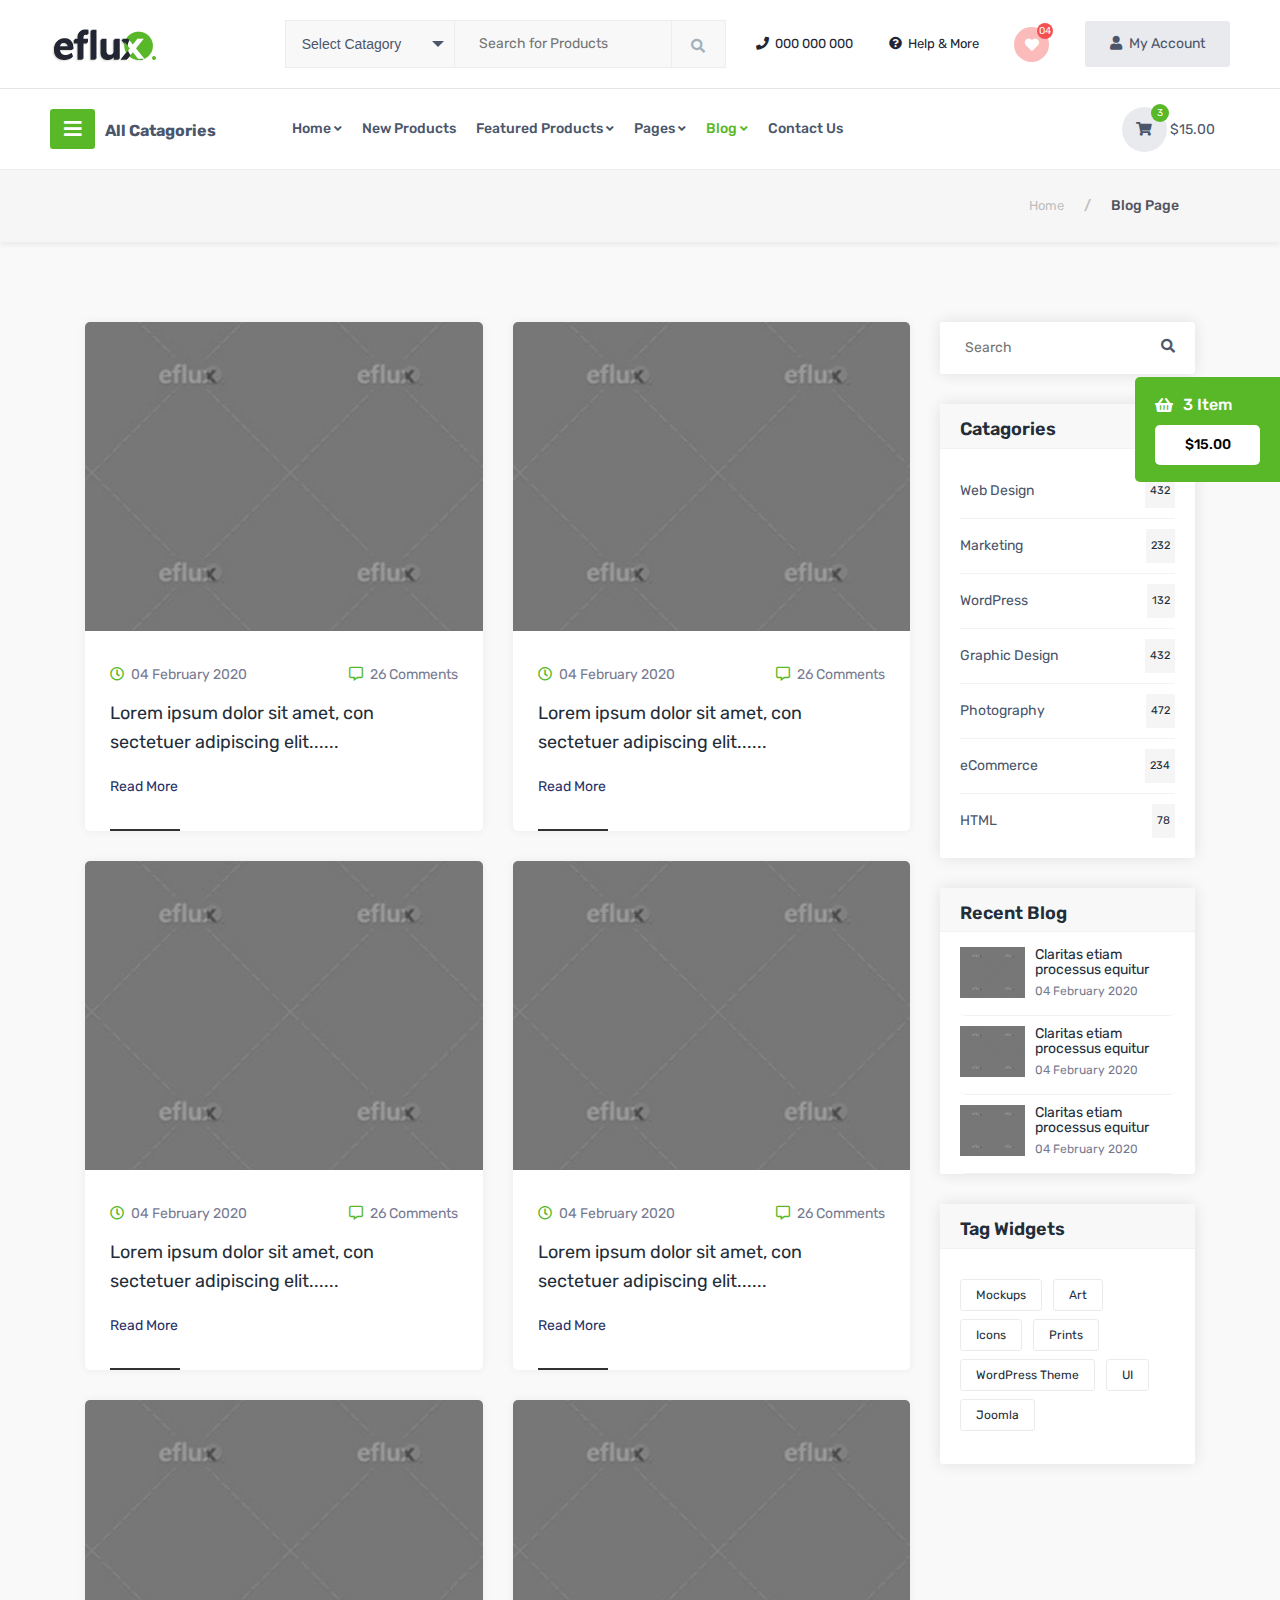
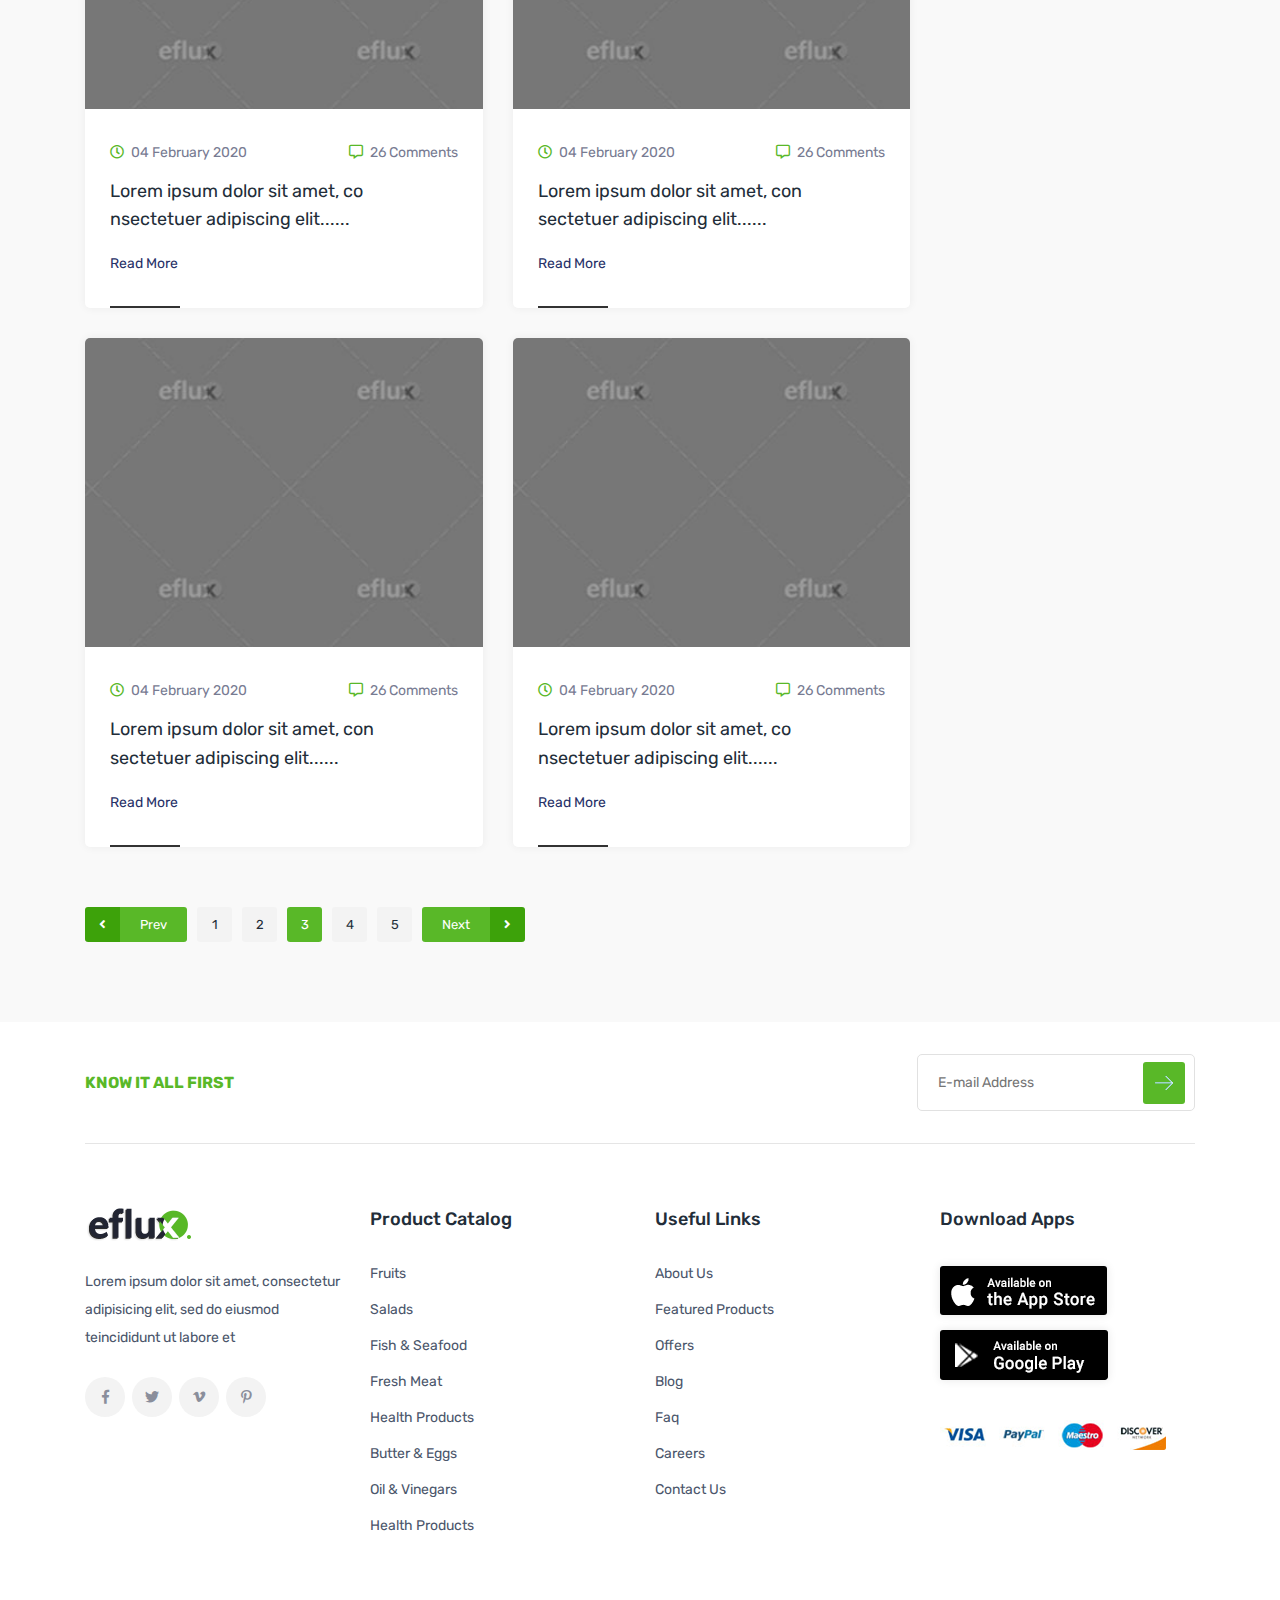
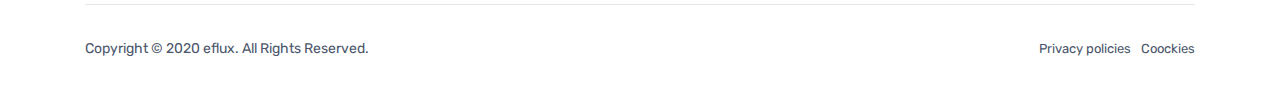
<file: Accounting Final Details/template/blog-rightsidebar.html>
<!DOCTYPE html>
<html lang="en">
<head>
    <meta charset="utf-8">
    <meta http-equiv="X-UA-Compatible" content="IE=edge">
    <meta name="viewport" content="width=device-width, initial-scale=1">
    <title>eflux - Grocery & Organic Supermarket Responsive Template</title>
    <link rel="shortcut icon" type="image/png" href="assets/images/favicon.png" />
    <link rel="stylesheet" href="assets/css/bootstrap.min.css">
    <link rel="stylesheet" href="assets/css/all.min.css">
    <link rel="stylesheet" href="assets/css/animate.css">
    <link rel="stylesheet" href="assets/css/swiper.min.css">
    <link rel="stylesheet" type="text/css" href="assets/css/slick.css">
    <link rel="stylesheet" type="text/css" href="assets/css/slick-theme.css">
    <link rel="stylesheet" href="assets/css/custom-select.css">
    <link rel="stylesheet" href="assets/css/style.css">
</head>
<body id="top-page">
    <a class="position-absolute" href="javascript:void(0)" onclick="cartopen()">
        <div id="sitebar-drawar" class="sitebar-drawar">
            <div class="cart-count d-flex align-items-center">
                <i class="fas fa-shopping-basket"></i>
                <span>3 Item</span>
            </div>
            <div class="total-price">$15.00</div>
        </div>
    </a>

    <!-- admin Modal -->
    <div class="modal fade" id="useradmin1" tabindex="-1" aria-labelledby="useradmin1" aria-hidden="true">
        <div class="modal-dialog modal-dialog-centered">
            <div class="modal-content">
                <div class="modal-body">
                    <div class="header-top-action-dropdown">
                        <ul class="submenu">
                            <li><a href="profile.html">Profile</a></li>
                            <li><a href="#">Sign Out</a></li>
                        </ul>
                    </div>
                </div>
            </div>
        </div>
    </div>

     <!--siteinfo Modal -->
    <div class="modal fade" id="siteinfo1" tabindex="-1" aria-labelledby="siteinfo1" aria-hidden="true">
        <div class="modal-dialog modal-dialog-centered">
            <div class="modal-content">
                <div class="modal-body">
                    <div class="header-top-action-dropdown">
                        <ul>
                            <li class="site-phone"><a href="tel:000-000-000"><i class="fas fa-phone"></i> 000 000 000</a></li>
                            <li class="site-help"><a href="#"><i class="fas fa-question-circle"></i> Help & More</a></li>
                        </ul>
                    </div>
                </div>
            </div>
        </div>
    </div>

     <!--search Modal -->
    <div class="modal fade" id="search-select-id" tabindex="-1" aria-labelledby="search-select-id" aria-hidden="true">
        <div class="modal-dialog modal-dialog-centered">
            <div class="modal-content">
                <div class="modal-body">
                    <div class="select-search-option">
                        <div class="flux-custom-select">
                            <select>
                              <option value="0">Select Catagory</option>
                              <option value="1">Vegetables</option>
                              <option value="2">Fruits</option>
                              <option value="3">Salads</option>
                              <option value="4">Fish & Seafood</option>
                              <option value="5">Fresh Meat</option>
                              <option value="6">Health Product</option>
                              <option value="7">Butter & Eggs</option>
                              <option value="8">Oils & Venegar</option>
                              <option value="9">Frozen Food</option>
                              <option value="10">Jam & Honey</option>
                            </select>
                        </div>
                        <form action="#" class="search-form">
                            <input type="text" name="search" placeholder="Search for Products">
                            <button class="submit-btn"><i class="fas fa-search"></i></button>
                        </form>
                    </div>
                </div>
            </div>
        </div>
    </div>


    <!-- menu modal -->
     <div class="modal fade" id="menu-id" tabindex="-1" aria-labelledby="menu-id" aria-hidden="true">
        <div class="modal-dialog  modal-dialog-centered">
            <div class="modal-content">
                <div class="modal-body">
                    <ul class="menu d-xl-flex flex-wrap pl-0 list-unstyled">
                        <li class="item-has-children"><a data-toggle="collapse" href="#mainmenuid1" role="button" aria-expanded="false" aria-controls="catagory-widget1"><span>Home</span> <i class="fas fa-angle-down"></i></a>
                            <ul class="submenu collapse" id="mainmenuid1">
                                <li><a href="home-default.html">Home Default</a></li>
                                <li><a href="index-icon.html">Home Default2</a></li>
                                <li><a href="index.html">Home Sticky Sidebar</a></li>
                                <li><a href="home-search.html">Home Search</a></li>
                                <li><a href="home-slider.html">Home Slider</a></li>
                                <li><a href="home-slider2.html">Home Slider2</a></li>
                            </ul>
                        </li>
                        <li><a href="#">New Products</a></li>
                        <li><a data-toggle="collapse" href="#megamenu-main" role="button" aria-expanded="false" aria-controls="catagory-widget1"><span>Featured Products</span> <i class="fas fa-angle-down"></i></a>
                            <ul class=" collapse" id="megamenu-main">
                                <li><a data-toggle="collapse" href="#megamenu-main01" role="button" aria-expanded="false" aria-controls="megamenu-main01"><span>Vegetables</span> <i class="fas fa-angle-down"></i></a>
                                    <ul class="submenu collapse" id="megamenu-main01">
                                        <li><a href="product-list.html">Artichoke.</a></li>
                                        <li><a href="product-list.html">Aubergune(eggpiant)</a></li>
                                        <li><a href="product-list.html">Asparagus</a></li>
                                        <li><a href="product-list.html">Broccoflower(a hyrbid)</a></li>
                                    </ul>
                                </li>
                                <li><a data-toggle="collapse" href="#megamenu-main02" role="button" aria-expanded="false" aria-controls="megamenu-main02"><span>Fruits</span> <i class="fas fa-angle-down"></i></a>
                                    <ul class="submenu collapse" id="megamenu-main02">
                                        <li><a href="product-list.html">Artichoke.</a></li>
                                        <li><a href="product-list.html">Aubergune(eggpiant)</a></li>
                                        <li><a href="product-list.html">Asparagus</a></li>
                                        <li><a href="product-list.html">Broccoflower(a hyrbid)</a></li>
                                    </ul>
                                </li>
                                <li><a data-toggle="collapse" href="#megamenu-main03" role="button" aria-expanded="false" aria-controls="megamenu-main03"><span>Salads</span> <i class="fas fa-angle-down"></i></a>
                                    <ul class="submenu collapse" id="megamenu-main03">
                                        <li><a href="product-list.html">Artichoke.</a></li>
                                        <li><a href="product-list.html">Aubergune(eggpiant)</a></li>
                                        <li><a href="product-list.html">Asparagus</a></li>
                                        <li><a href="product-list.html">Broccoflower(a hyrbid)</a></li>
                                    </ul>
                                </li>
                                <li><a data-toggle="collapse" href="#megamenu-main04" role="button" aria-expanded="false" aria-controls="megamenu-main04"><span>Health Care</span> <i class="fas fa-angle-down"></i></a>
                                    <ul class="submenu collapse" id="megamenu-main04">
                                        <li><a href="product-list.html">Artichoke.</a></li>
                                        <li><a href="product-list.html">Aubergune(eggpiant)</a></li>
                                        <li><a href="product-list.html">Asparagus</a></li>
                                        <li><a href="product-list.html">Broccoflower(a hyrbid)</a></li>
                                    </ul>
                                </li>
                            </ul>
                        </li>
                        <li class="item-has-children"><a data-toggle="collapse" href="#mainmenuid2" role="button" aria-expanded="false" aria-controls="mainmenuid2"><span>Pages</span> <i class="fas fa-angle-down"></i></a>
                            <ul class="submenu collapse" id="mainmenuid2">
                                <li><a href="about.html">About</a></li>
                                <li><a href="contact.html">Contact</a></li>
                                <li><a href="product-list.html">Product List</a></li>
                                <li><a href="product-leftsidebar.html">Product leftsidebar</a></li>
                                <li><a href="product-fullwidth.html">Product Fullwidth</a></li>
                                <li><a href="brand-product.html">Brand Page</a></li>
                                <li><a href="product-detail.html">Product Details</a></li>
                                <li><a href="faq.html">FAQ</a></li>
                                <li><a href="checkout.html">Checkout</a></li>
                                <li><a href="user-dashbord.html">User Dashboard</a></li>
                                <li><a href="profile.html">Profile</a></li>
                                <li><a href="track-order.html">Track Order</a></li>
                            </ul>
                        </li>
                        <li class="item-has-children"><a data-toggle="collapse" href="#mainmenuid3" role="button" aria-expanded="false" aria-controls="mainmenuid3"><span>Blog</span> <i class="fas fa-angle-down"></i></a>
                            <ul class="submenu collapse" id="mainmenuid3">
                                <li><a href="single.html">Blog full width</a></li>
                                <li><a href="blog-rightsidebar.html">Blog Rightsidebar</a></li>
                                <li><a href="single.html">Blog Single</a></li>
                            </ul>
                        </li>
                        <li><a href="contact.html">Contact Us</a></li>
                    </ul>
                </div>
            </div>
        </div>
    </div>

    <!-- sidebar-cart -->
    <div id="sitebar-cart" class="sitebar-cart">
        <div class="sc-head d-flex justify-content-between align-items-center">
            <div class="cart-count"><svg version="1.1"  xmlns="http://www.w3.org/2000/svg" xmlns:xlink="http://www.w3.org/1999/xlink" x="0px" y="0px"
                width="20px" height="20px" viewBox="0 0 472.337 472.336" style="enable-background:new 0 0 472.337 472.336;"
                xml:space="preserve"><path d="M406.113,126.627c0-5.554-4.499-10.05-10.053-10.05h-76.377V91.715C319.684,41.143,278.543,0,227.969,0
                   c-50.573,0-91.713,41.143-91.713,91.715v24.862H70.45c-5.549,0-10.05,4.497-10.05,10.05L3.914,462.284
                   c0,5.554,4.497,10.053,10.055,10.053h444.397c5.554,0,10.057-4.499,10.057-10.053L406.113,126.627z M156.352,91.715
                   c0-39.49,32.13-71.614,71.612-71.614c39.49,0,71.618,32.13,71.618,71.614v24.862h-143.23V91.715z M146.402,214.625
                   c-9.92,0-17.959-8.044-17.959-17.961c0-7.269,4.34-13.5,10.552-16.325v17.994h14.337v-18.237
                   c6.476,2.709,11.031,9.104,11.031,16.568C164.363,206.586,156.319,214.625,146.402,214.625z M310.484,214.625
                   c-9.922,0-17.959-8.044-17.959-17.961c0-7.269,4.341-13.495,10.548-16.325v17.994h14.338v-18.241
                   c6.478,2.714,11.037,9.108,11.037,16.568C328.448,206.586,320.407,214.625,310.484,214.625z"/></svg>
                   <span>3 Item</span>
                </div>
                <span onclick="cartclose()" class="close-icon"><i class="fas fa-times"></i></span>
        </div>
        <div class="cart-product-container">
            <div class="cart-product-item">
                <div class="close-item"><i class="fas fa-times"></i></div>
                <div class="row align-items-center">
                    <div class="col-6 p-0">
                        <div class="thumb">
                            <a href="#"><img src="assets/images/products/cart/01.png" alt="products"></a>
                        </div>
                    </div>
                    <div class="col-6">
                        <div class="product-content">
                            <a href="#" class="product-title">Daisy Cont Oil</a>
                            <div class="product-cart-info">
                                1x 31b
                            </div>
                        </div>
                    </div>
                </div>
                <div class="row align-items-center">
                    <div class="col-6">
                        <div class="price-increase-decrese-group d-flex">
                            <span class="decrease-btn">
                                <button type="button"
                                    class="btn quantity-left-minus" data-type="minus" data-field="">-
                                </button> 
                            </span>
                            <input type="text" name="quantity" class="form-controls input-number" value="1">
                            <span class="increase">
                                <button type="button"
                                    class="btn quantity-right-plus" data-type="plus" data-field="">+
                                </button>
                            </span>
                        </div>
                    </div>
                    <div class="col-6">
                        <div class="product-price">
                            <del>$8.00</del><span class="ml-4">$5.00</span>
                        </div>
                    </div>
                </div>
            </div>

            

            <div class="cart-product-item">
                <div class="close-item"><i class="fas fa-times"></i></div>
                <div class="row align-items-center">
                    <div class="col-6 p-0">
                        <div class="thumb">
                            <a href="#"><img src="assets/images//products/cart/02.png" alt="products"></a>
                        </div>
                    </div>
                    <div class="col-6">
                        <div class="product-content">
                            <a href="#" class="product-title">Daisy Cont Oil</a>
                            <div class="product-cart-info">
                                1x 31b
                            </div>
                        </div>
                    </div>
                </div>
                <div class="row align-items-center">
                    <div class="col-6">
                        <div class="price-increase-decrese-group d-flex">
                            <span class="decrease-btn">
                                <button type="button"
                                    class="btn quantity-left-minus" data-type="minus" data-field="">-
                                </button> 
                            </span>
                            <input type="text" name="quantity" class="form-controls input-number" value="1">
                            <span class="increase">
                                <button type="button"
                                    class="btn quantity-right-plus" data-type="plus" data-field="">+
                                </button>
                            </span>
                        </div>
                    </div>
                    <div class="col-6">
                        <div class="product-price">
                            <del>$8.00</del><span class="ml-4">$5.00</span>
                        </div>
                    </div>
                </div>
            </div>

            <div class="cart-product-item">
                <div class="close-item"><i class="fas fa-times"></i></div>
                <div class="row align-items-center">
                    <div class="col-6 p-0">
                        <div class="thumb">
                            <a href="#"><img src="assets/images//products/cart/03.png" alt="products"></a>
                        </div>
                    </div>
                    <div class="col-6">
                        <div class="product-content">
                            <a href="#" class="product-title">Daisy Cont Oil</a>
                            <div class="product-cart-info">
                                1x 31b
                            </div>
                        </div>
                    </div>
                </div>
                <div class="row align-items-center">
                    <div class="col-6">
                        <div class="price-increase-decrese-group d-flex">
                            <span class="decrease-btn">
                                <button type="button"
                                    class="btn quantity-left-minus" data-type="minus" data-field="">-
                                </button> 
                            </span>
                            <input type="text" name="quantity" class="form-controls input-number" value="1">
                            <span class="increase">
                                <button type="button"
                                    class="btn quantity-right-plus" data-type="plus" data-field="">+
                                </button>
                            </span>
                        </div>
                    </div>
                    <div class="col-6">
                        <div class="product-price">
                            <del>$8.00</del><span class="ml-4">$5.00</span>
                        </div>
                    </div>
                </div>
            </div>
        </div>
        <div class="cart-footer">
            <div class="product-other-charge">
                <p class="d-flex justify-content-between">
                    <span>Delevery charge</span> 
                    <span>$8.00</span>
                </p>
                <a href="#">Do you have a voucher?</a>
            </div>
    
            <div class="cart-total">
                <p class="saving d-flex justify-content-between">
                    <span>Total Savings</span> 
                    <span>$11.00</span>
                </p>
                <p class="total-price d-flex justify-content-between">
                    <span>Total</span> 
                    <span>$35.00</span>
                </p>
                <a href="checkout.html" class="procced-checkout">Prosecced Checkout</a>
            </div>
        </div>
    </div>
   
    <!-- header section start -->
    <header class="header">
        <div class="header-top">
            <div class="mobile-header d-flex justify-content-between align-items-center d-xl-none">
                <div class="all-catagory-option mobile-device">
                    <a class="bar-btn"><i class="fas fa-bars"></i><span class="ml-2 d-none d-md-inline">All Catagories</span></a>
                    <a class="close-btn"><i class="fas fa-times"></i><span class="ml-2 d-none d-md-inline">All Catagories</span></a>
                </div>
                <a href="index.html" class="logo"><img src="assets/images/logo.png" alt="logo"></a>

                <!-- search select -->
                <div class="text-center mobile-search">
                    <button type="button" data-toggle="modal" data-target="#search-select-id"><i class="fas fa-search"></i></button>
                </div>

                <!-- menubar -->
                <div>
                    <button class="menu-bar" type="button" data-toggle="modal" data-target="#menu-id">
                        Home<i class="fas fa-caret-down"></i>
                    </button>
                </div>

            </div>
            <div class="d-none d-xl-flex row align-items-center">
                <div class="col-5 col-md-2">
                    <a href="index.html" class="logo"><img src="assets/images/logo.png" alt="logo"></a>
                </div>
                <div class="col-5 col-md-9 col-lg-5 pl-lg-5">
                    <div class="select-search-option d-none d-md-flex">
                        <div class="flux-custom-select">
                            <select>
                              <option value="0">Select Catagory</option>
                              <option value="1">Vegetables</option>
                              <option value="2">Fruits</option>
                              <option value="3">Salads</option>
                              <option value="4">Fish & Seafood</option>
                              <option value="5">Fresh Meat</option>
                              <option value="6">Health Product</option>
                              <option value="7">Butter & Eggs</option>
                              <option value="8">Oils & Venegar</option>
                              <option value="9">Frozen Food</option>
                              <option value="10">Jam & Honey</option>
                            </select>
                        </div>
                        <form action="#" class="search-form">
                            <input type="text" name="search" placeholder="Search for Products">
                            <button class="submit-btn"><i class="fas fa-search"></i></button>
                        </form>
                    </div>
                </div>
                <div class="col-2 col-md-1 col-lg-5">
                    <ul class="site-action d-none d-lg-flex align-items-center justify-content-between  ml-auto">
                        <li class="site-phone"><a href="tel:000-000-000"><i class="fas fa-phone"></i> 000 000 000</a></li>
                        <li class="site-help"><a href="#"><i class="fas fa-question-circle"></i> Help & More</a></li>
                        <li class="wish-list"><a href="wishlist.html"><i class="fas fa-heart"></i> <span class="count">04</span></a></li>
                        <li class="my-account item-has-children">
                            <a href="#"><i class="fas fa-user mr-1"></i> My Account</a>
                            <ul class="submenu">
                                <li><a href="profile.html">Profile</a></li>
                                <li><a href="#">Sign Out</a></li>
                            </ul>
                        </li>
                        <li class="signin-option d-none"><a onclick="OpenSignUpForm()" href="#"><i class="fas fa-user mr-2"></i>Sign In</a></li>
                    </ul>
                </div>

            </div>
        </div>
        <hr>
        <div class="header-bottom">
            <div class="row m-0 align-items-center">
                <div class="col-md-2 p-0 d-none d-xl-block">
                    <div class="all-catagory-option">
                        <a class="bar-btn"><i class="fas fa-bars"></i>All Catagories</a>
                        <a class="close-btn"><i class="fas fa-times"></i>All Catagories</a>
                    </div>
                </div>
                <div class="col-md-10">
                    <div class="menu-area d-none d-xl-flex justify-content-between align-items-center">
                        <ul class="menu d-xl-flex flex-wrap list-unstyled">
                            <li class="item-has-children"><a href="index.html">Home <i class="fas fa-angle-down"></i></a>
                                <ul class="submenu">
                                    <li><a href="home-default.html">Home Default</a></li>
                                    <li><a href="index-icon.html">Home Default2</a></li>
                                    <li><a href="index.html">Home Sticky Sidebar</a></li>
                                    <li><a href="home-search.html">Home Search</a></li>
                                    <li><a href="home-slider.html">Home Slider</a></li>
                                    <li><a href="home-slider2.html">Home Slider2</a></li>
                                </ul>
                            </li>
                            <li><a href="#">New Products</a></li>
                            <li class="item-has-mega-menu"><a href="#">Featured Products <i class="fas fa-angle-down"></i></a>
                                <div class="mega-menu-container">
                                    <div class="row m-0">
                                        <div class="col-lg-3">
                                            <div class="ctagory-item">
                                                <h6 class="title">Vegetables</h6>
                                                <ul>
                                                    <li><a href="product-list.html">Artichoke.</a></li>
                                                    <li><a href="product-list.html">Aubergune(eggpiant)</a></li>
                                                    <li><a href="product-list.html">Asparagus</a></li>
                                                    <li><a href="product-list.html">Broccoflower(a hyrbid)</a></li>
                                                </ul>
                                            </div>
                                        </div>
                                        <div class="col-lg-3">
                                            <div class="ctagory-item">
                                                <h6 class="title">Frouts</h6>
                                                <ul>
                                                    <li><a href="product-list.html">Artichoke.</a></li>
                                                    <li><a href="product-list.html">Aubergune(eggpiant)</a></li>
                                                    <li><a href="product-list.html">Asparagus</a></li>
                                                    <li><a href="product-list.html">Broccoflower(a hyrbid)</a></li>
                                                </ul>
                                            </div>
                                        </div>
                                        <div class="col-lg-3">
                                            <div class="ctagory-item">
                                                <h6 class="title">Salads</h6>
                                                <ul>
                                                    <li><a href="product-list.html">Artichoke.</a></li>
                                                    <li><a href="product-list.html">Aubergune(eggpiant)</a></li>
                                                    <li><a href="product-list.html">Asparagus</a></li>
                                                    <li><a href="product-list.html">Broccoflower(a hyrbid)</a></li>
                                                </ul>
                                            </div>
                                        </div>
                                        <div class="col-lg-3">
                                            <div class="ctagory-item">
                                                <h6 class="title">Health Care</h6>
                                                <ul>
                                                    <li><a href="product-list.html">Artichoke.</a></li>
                                                    <li><a href="product-list.html">Aubergune(eggpiant)</a></li>
                                                    <li><a href="product-list.html">Asparagus</a></li>
                                                    <li><a href="product-list.html">Broccoflower(a hyrbid)</a></li>
                                                </ul>
                                            </div>
                                        </div>
                                        <div class="col-lg-3">
                                            <div class="ctagory-item">
                                                <h6 class="title">Vegetables</h6>
                                                <ul>
                                                    <li><a href="product-list.html">Artichoke.</a></li>
                                                    <li><a href="product-list.html">Aubergune(eggpiant)</a></li>
                                                    <li><a href="product-list.html">Asparagus</a></li>
                                                    <li><a href="product-list.html">Broccoflower(a hyrbid)</a></li>
                                                </ul>
                                            </div>
                                        </div>
                                        <div class="col-lg-3">
                                            <div class="ctagory-item">
                                                <h6 class="title">Frouts</h6>
                                                <ul>
                                                    <li><a href="product-list.html">Artichoke.</a></li>
                                                    <li><a href="product-list.html">Aubergune(eggpiant)</a></li>
                                                    <li><a href="product-list.html">Asparagus</a></li>
                                                    <li><a href="product-list.html">Broccoflower(a hyrbid)</a></li>
                                                </ul>
                                            </div>
                                        </div>
                                        <div class="col-lg-3">
                                            <div class="ctagory-item">
                                                <h6 class="title">Salads</h6>
                                                <ul>
                                                    <li><a href="product-list.html">Artichoke.</a></li>
                                                    <li><a href="product-list.html">Aubergune(eggpiant)</a></li>
                                                    <li><a href="product-list.html">Asparagus</a></li>
                                                    <li><a href="product-list.html">Broccoflower(a hyrbid)</a></li>
                                                </ul>
                                            </div>
                                        </div>
                                        <div class="col-lg-3">
                                            <div class="ctagory-item">
                                                <h6 class="title">Health Care</h6>
                                                <ul>
                                                    <li><a href="product-list.html">Artichoke.</a></li>
                                                    <li><a href="product-list.html">Aubergune(eggpiant)</a></li>
                                                    <li><a href="product-list.html">Asparagus</a></li>
                                                    <li><a href="product-list.html">Broccoflower(a hyrbid)</a></li>
                                                </ul>
                                            </div>
                                        </div>
                                        <div class="col-lg-3">
                                            <div class="ctagory-item">
                                                <h6 class="title active">Fruits</h6>
                                                <ul>
                                                    <li><a href="product-list.html">Artichoke.</a></li>
                                                    <li><a href="product-list.html">Aubergune(eggpiant)</a></li>
                                                    <li><a class="active" href="product-list.html">Asparagus</a></li>
                                                    <li><a href="product-list.html">Broccoflower(a hyrbid)</a></li>
                                                </ul>
                                            </div>
                                        </div>
                                        <div class="col-lg-3">
                                            <div class="ctagory-item">
                                                <h6 class="title">Vegetables</h6>
                                                <ul>
                                                    <li><a href="product-list.html">Artichoke.</a></li>
                                                    <li><a href="product-list.html">Aubergune(eggpiant)</a></li>
                                                    <li><a href="product-list.html">Asparagus</a></li>
                                                    <li><a href="product-list.html">Broccoflower(a hyrbid)</a></li>
                                                </ul>
                                            </div>
                                        </div>
                                        <div class="col-lg-3">
                                            <div class="ctagory-item">
                                                <h6 class="title">Health Care</h6>
                                                <ul>
                                                    <li><a href="product-list.html">Artichoke.</a></li>
                                                    <li><a href="product-list.html">Aubergune(eggpiant)</a></li>
                                                    <li><a href="product-list.html">Asparagus</a></li>
                                                    <li><a href="product-list.html">Broccoflower(a hyrbid)</a></li>
                                                </ul>
                                            </div>
                                        </div>
                                        <div class="col-lg-3">
                                            <div class="ctagory-item">
                                                <h6 class="title">Fruits</h6>
                                                <ul>
                                                    <li><a href="product-list.html">Artichoke.</a></li>
                                                    <li><a href="product-list.html">Aubergune(eggpiant)</a></li>
                                                    <li><a href="product-list.html">Asparagus</a></li>
                                                    <li><a href="product-list.html">Broccoflower(a hyrbid)</a></li>
                                                </ul>
                                            </div>
                                        </div>
                                    </div>
                                </div>
                            </li>
                            <li class="item-has-children"><a href="index.html">Pages <i class="fas fa-angle-down"></i></a>
                                <ul class="submenu">
                                    <li><a href="about.html">About</a></li>
                                    <li><a href="contact.html">Contact</a></li>
                                    <li><a href="product-list.html">Product List</a></li>
                                    <li><a href="product-leftsidebar.html">Product leftsidebar</a></li>
                                    <li><a href="product-fullwidth.html">Product Fullwidth</a></li>
                                    <li><a href="brand-product.html">Brand Page</a></li>
                                    <li><a href="product-detail.html">Product Details</a></li>
                                    <li><a href="faq.html">FAQ</a></li>
                                    <li><a href="checkout.html">Checkout</a></li>
                                    <li><a href="user-dashbord.html">User Dashboard</a></li>
                                    <li><a href="profile.html">Profile</a></li>
                                    <li><a href="track-order.html">Track Order</a></li>
                                </ul>
                            </li>
                            <li class="item-has-children"><a href="single.html">Blog <i class="fas fa-angle-down"></i></a>
                                <ul class="submenu">
                                    <li><a href="single.html">Blog full width</a></li>
                                    <li><a href="blog-rightsidebar.html">Blog Rightsidebar</a></li>
                                    <li><a href="single.html">Blog Single</a></li>
                                </ul>
                            </li>
                            <li><a href="contact.html">Contact Us</a></li>
                        </ul>
                        <ul class="menu-action d-none d-lg-block">
                            <li class="cart-option"><a onclick="cartopen()" href="#"><span class="cart-icon"><i class="fas fa-shopping-cart"></i><span class="count">3</span></span> <span class="cart-amount">$15.00</span></a>
                            </li>
                        </ul>
                    </div>
                </div>
            </div>
        </div>
    </header>
    <!-- header section end -->



    <div class="page-layout">
        <div class="catagory-sidebar-area">
            <div class="catagory-sidebar-area-inner">
                <div class="catagory-sidebar all-catagory-option">
                    <ul class="catagory-submenu">
                        <li><a data-toggle="collapse" href="#catagory-widget1" role="button" aria-expanded="false" aria-controls="catagory-widget1">Vegetables<i class="fas fa-angle-down"></i></a>
                            <ul class="catagory-submenu collapse show" id="catagory-widget1">
                                <li><a href="product-list.html">Artichoke.</a></li>
                                <li><a href="product-list.html">Aubergine (eggplant).</a></li>
                                <li><a href="product-list.html">Asparagus.</a></li>
                                <li><a href="product-list.html">Broccoflower (a hybrid).</a></li>
                                <li><a href="product-list.html">Broccoli (calabrese).</a></li>
                            </ul>
                        </li>
                        <li><a  data-toggle="collapse" href="#catagory-widget2" role="button" aria-expanded="false" aria-controls="catagory-widget2">Fruits<i class="fas fa-angle-down"></i></a>
                            <ul class="catagory-submenu collapse" id="catagory-widget2">
                                <li><a href="product-list.html">Artichoke.</a></li>
                                <li><a href="product-list.html">Aubergine (eggplant).</a></li>
                                <li><a href="product-list.html">Asparagus.</a></li>
                                <li><a href="product-list.html">Broccoflower (a hybrid).</a></li>
                                <li><a href="product-list.html">Broccoli (calabrese).</a></li>
                            </ul>
                        </li>
                        <li><a  data-toggle="collapse" href="#catagory-widget3" role="button" aria-expanded="false" aria-controls="catagory-widget3">Salads<i class="fas fa-angle-down"></i></a>
                            <ul class="catagory-submenu collapse" id="catagory-widget3">
                                <li><a href="product-list.html">Artichoke.</a></li>
                                <li><a href="product-list.html">Aubergine (eggplant).</a></li>
                                <li><a href="product-list.html">Asparagus.</a></li>
                                <li><a href="product-list.html">Broccoflower (a hybrid).</a></li>
                                <li><a href="product-list.html">Broccoli (calabrese).</a></li>
                            </ul>
                        </li>
                        <li><a  data-toggle="collapse" href="#catagory-widget4" role="button" aria-expanded="false" aria-controls="catagory-widget4">Fish & seafood<i class="fas fa-angle-down"></i></a>
                            <ul class="catagory-submenu collapse" id="catagory-widget4">
                                <li><a href="product-list.html">Artichoke.</a></li>
                                <li><a href="product-list.html">Aubergine (eggplant).</a></li>
                                <li><a href="product-list.html">Asparagus.</a></li>
                                <li><a href="product-list.html">Broccoflower (a hybrid).</a></li>
                                <li><a href="product-list.html">Broccoli (calabrese).</a></li>
                            </ul>
                        </li>
                        <li><a  data-toggle="collapse" href="#catagory-widget5" role="button" aria-expanded="false" aria-controls="catagory-widget5">Fresh Meat<i class="fas fa-angle-down"></i></a>
                            <ul class="catagory-submenu collapse" id="catagory-widget5">
                                <li><a href="product-list.html">Artichoke.</a></li>
                                <li><a href="product-list.html">Aubergine (eggplant).</a></li>
                                <li><a href="product-list.html">Asparagus.</a></li>
                                <li><a href="product-list.html">Broccoflower (a hybrid).</a></li>
                                <li><a href="product-list.html">Broccoli (calabrese).</a></li>
                            </ul>
                        </li>
                        <li><a  data-toggle="collapse" href="#catagory-widget6" role="button" aria-expanded="false" aria-controls="catagory-widget6">Health Products<i class="fas fa-angle-down"></i></a>
                            <ul class="catagory-submenu collapse" id="catagory-widget6">
                                <li><a href="product-list.html">Artichoke.</a></li>
                                <li><a href="product-list.html">Aubergine (eggplant).</a></li>
                                <li><a href="product-list.html">Asparagus.</a></li>
                                <li><a href="product-list.html">Broccoflower (a hybrid).</a></li>
                                <li><a href="product-list.html">Broccoli (calabrese).</a></li>
                            </ul>
                        </li>
                        <li><a  data-toggle="collapse" href="#catagory-widget7" role="button" aria-expanded="false" aria-controls="catagory-widget7">Butter & Eggs<i class="fas fa-angle-down"></i></a>
                            <ul class="catagory-submenu collapse" id="catagory-widget7">
                                <li><a href="product-list.html">Artichoke.</a></li>
                                <li><a href="product-list.html">Aubergine (eggplant).</a></li>
                                <li><a href="product-list.html">Asparagus.</a></li>
                                <li><a href="product-list.html">Broccoflower (a hybrid).</a></li>
                                <li><a href="product-list.html">Broccoli (calabrese).</a></li>
                            </ul>
                        </li>
                        <li><a  data-toggle="collapse" href="#catagory-widget8" role="button" aria-expanded="false" aria-controls="catagory-widget8">Oils and Venegar<i class="fas fa-angle-down"></i></a>
                            <ul class="catagory-submenu collapse" id="catagory-widget8">
                                <li><a href="product-list.html">Artichoke.</a></li>
                                <li><a href="product-list.html">Aubergine (eggplant).</a></li>
                                <li><a href="product-list.html">Asparagus.</a></li>
                                <li><a href="product-list.html">Broccoflower (a hybrid).</a></li>
                                <li><a href="product-list.html">Broccoli (calabrese).</a></li>
                            </ul>
                        </li>
                        <li><a  data-toggle="collapse" href="#catagory-widget9" role="button" aria-expanded="false" aria-controls="catagory-widget9">Frozen Food<i class="fas fa-angle-down"></i></a>
                            <ul class="catagory-submenu collapse" id="catagory-widget9">
                                <li><a href="product-list.html">Artichoke.</a></li>
                                <li><a href="product-list.html">Aubergine (eggplant).</a></li>
                                <li><a href="product-list.html">Asparagus.</a></li>
                                <li><a href="product-list.html">Broccoflower (a hybrid).</a></li>
                                <li><a href="product-list.html">Broccoli (calabrese).</a></li>
                            </ul>
                        </li>
                        <li><a  data-toggle="collapse" href="#catagory-widget10" role="button" aria-expanded="false" aria-controls="catagory-widget10">Jam & Honey<i class="fas fa-angle-down"></i></a>
                            <ul class="catagory-submenu collapse" id="catagory-widget10">
                                <li><a href="product-list.html">Artichoke.</a></li>
                                <li><a href="product-list.html">Aubergine (eggplant).</a></li>
                                <li><a href="product-list.html">Asparagus.</a></li>
                                <li><a href="product-list.html">Broccoflower (a hybrid).</a></li>
                                <li><a href="product-list.html">Broccoli (calabrese).</a></li>
                            </ul>
                        </li>
                    </ul>
                </div>
            </div>
        </div>
        <div class="main-content-area">
            <!-- page-header-section start -->
            <div class="page-header-section">
                <div class="container">
                    <div class="row">
                        <div class="col-12 d-flex justify-content-between justify-content-md-end">
                            <ul class="breadcrumb">
                                <li><a href="index.html">Home</a></li>
                                <li><span>/</span></li>
                                <li>Blog Page</li>
                            </ul>
                        </div>
                    </div>
                </div>
            </div>
            <!-- page-header-section end -->



            <!-- about section start -->
            <section class="blog-section section-ptb">
                <div class="container">
                    <div class="row">
                        <div class="col-lg-9 main-content">
                            <div class="row">
                                <div class="col-md-6 mb--30">
                                    <div class="post-item">
                                        <div class="post-thumb">
                                            <a href="single.html"><img src="assets/images/blog/01.jpg" alt="thumb"></a>
                                        </div>
                                        <div class="post-content border-effect">
                                            <ul class="meta-post list-unstyled pl-0 d-flex justify-content-between">
                                                <li>
                                                    <span class="icon"><i class="far fa-clock"></i></span>
                                                    <span class="meta-content">04 February 2020</span>
                                                </li>
                                                <li>
                                                    <span class="icon"><i class="far fa-comment-alt"></i></span>
                                                    <a href="#" class="meta-link">26 Comments</a>
                                                </li>
                                            </ul>
                                            <h5 class="title mb-3"><a href="single.html">Lorem ipsum dolor sit amet, con sectetuer adipiscing elit......</a></h5>
                                            <a href="single.html" class="blog-btn">Read More</a>
                                        </div>
                                    </div>
                                </div>

                                <div class="col-md-6 mb--30">
                                    <div class="post-item">
                                        <div class="post-thumb">
                                            <a href="single.html"><img src="assets/images/blog/02.jpg" alt="thumb"></a>
                                        </div>
                                        <div class="post-content border-effect">
                                            <ul class="meta-post list-unstyled pl-0 d-flex justify-content-between">
                                                <li>
                                                    <span class="icon"><i class="far fa-clock"></i></span>
                                                    <span class="meta-content">04 February 2020</span>
                                                </li>
                                                <li>
                                                    <span class="icon"><i class="far fa-comment-alt"></i></span>
                                                    <a href="#" class="meta-link">26 Comments</a>
                                                </li>
                                            </ul>
                                            <h5 class="title mb-3"><a href="single.html">Lorem ipsum dolor sit amet, con sectetuer adipiscing elit......</a></h5>
                                            <a href="single.html" class="blog-btn">Read More</a>
                                        </div>
                                    </div>
                                </div>

                                <div class="col-md-6 mb--30">
                                    <div class="post-item">
                                        <div class="post-thumb">
                                            <a href="single.html"><img src="assets/images/blog/04.jpg" alt="thumb"></a>
                                        </div>
                                        <div class="post-content border-effect">
                                            <ul class="meta-post list-unstyled pl-0 d-flex justify-content-between">
                                                <li>
                                                    <span class="icon"><i class="far fa-clock"></i></span>
                                                    <span class="meta-content">04 February 2020</span>
                                                </li>
                                                <li>
                                                    <span class="icon"><i class="far fa-comment-alt"></i></span>
                                                    <a href="#" class="meta-link">26 Comments</a>
                                                </li>
                                            </ul>
                                            <h5 class="title mb-3"><a href="single.html">Lorem ipsum dolor sit amet, con sectetuer adipiscing elit......</a></h5>
                                            <a href="single.html" class="blog-btn">Read More</a>
                                        </div>
                                    </div>
                                </div>

                                <div class="col-md-6 mb--30">
                                    <div class="post-item">
                                        <div class="post-thumb">
                                            <a href="single.html"><img src="assets/images/blog/05.jpg" alt="thumb"></a>
                                        </div>
                                        <div class="post-content border-effect">
                                            <ul class="meta-post list-unstyled pl-0 d-flex justify-content-between">
                                                <li>
                                                    <span class="icon"><i class="far fa-clock"></i></span>
                                                    <span class="meta-content">04 February 2020</span>
                                                </li>
                                                <li>
                                                    <span class="icon"><i class="far fa-comment-alt"></i></span>
                                                    <a href="#" class="meta-link">26 Comments</a>
                                                </li>
                                            </ul>
                                            <h5 class="title mb-3"><a href="single.html">Lorem ipsum dolor sit amet, con sectetuer adipiscing elit......</a></h5>
                                            <a href="single.html" class="blog-btn">Read More</a>
                                        </div>
                                    </div>
                                </div>

                                <div class="col-md-6 mb--30">
                                    <div class="post-item">
                                        <div class="post-thumb">
                                            <a href="single.html"><img src="assets/images/blog/06.jpg" alt="thumb"></a>
                                        </div>
                                        <div class="post-content border-effect">
                                            <ul class="meta-post list-unstyled pl-0 d-flex justify-content-between">
                                                <li>
                                                    <span class="icon"><i class="far fa-clock"></i></span>
                                                    <span class="meta-content">04 February 2020</span>
                                                </li>
                                                <li>
                                                    <span class="icon"><i class="far fa-comment-alt"></i></span>
                                                    <a href="#" class="meta-link">26 Comments</a>
                                                </li>
                                            </ul>
                                            <h5 class="title mb-3"><a href="single.html">Lorem ipsum dolor sit amet, co nsectetuer adipiscing elit......</a></h5>
                                            <a href="single.html" class="blog-btn">Read More</a>
                                        </div>
                                    </div>
                                </div>
                                <div class="col-md-6 mb--30">
                                    <div class="post-item">
                                        <div class="post-thumb">
                                            <a href="single.html"><img src="assets/images/blog/07.jpg" alt="thumb"></a>
                                        </div>
                                        <div class="post-content border-effect">
                                            <ul class="meta-post list-unstyled pl-0 d-flex justify-content-between">
                                                <li>
                                                    <span class="icon"><i class="far fa-clock"></i></span>
                                                    <span class="meta-content">04 February 2020</span>
                                                </li>
                                                <li>
                                                    <span class="icon"><i class="far fa-comment-alt"></i></span>
                                                    <a href="#" class="meta-link">26 Comments</a>
                                                </li>
                                            </ul>
                                            <h5 class="title mb-3"><a href="single.html">Lorem ipsum dolor sit amet, con sectetuer adipiscing elit......</a></h5>
                                            <a href="single.html" class="blog-btn">Read More</a>
                                        </div>
                                    </div>
                                </div>

                                <div class="col-md-6 mb--30">
                                    <div class="post-item">
                                        <div class="post-thumb">
                                            <a href="single.html"><img src="assets/images/blog/08.jpg" alt="thumb"></a>
                                        </div>
                                        <div class="post-content border-effect">
                                            <ul class="meta-post list-unstyled pl-0 d-flex justify-content-between">
                                                <li>
                                                    <span class="icon"><i class="far fa-clock"></i></span>
                                                    <span class="meta-content">04 February 2020</span>
                                                </li>
                                                <li>
                                                    <span class="icon"><i class="far fa-comment-alt"></i></span>
                                                    <a href="#" class="meta-link">26 Comments</a>
                                                </li>
                                            </ul>
                                            <h5 class="title mb-3"><a href="single.html">Lorem ipsum dolor sit amet, con sectetuer adipiscing elit......</a></h5>
                                            <a href="single.html" class="blog-btn">Read More</a>
                                        </div>
                                    </div>
                                </div>

                                <div class="col-md-6 mb--30">
                                    <div class="post-item">
                                        <div class="post-thumb">
                                            <a href="single.html"><img src="assets/images/blog/03.jpg" alt="thumb"></a>
                                        </div>
                                        <div class="post-content border-effect">
                                            <ul class="meta-post list-unstyled pl-0 d-flex justify-content-between">
                                                <li>
                                                    <span class="icon"><i class="far fa-clock"></i></span>
                                                    <span class="meta-content">04 February 2020</span>
                                                </li>
                                                <li>
                                                    <span class="icon"><i class="far fa-comment-alt"></i></span>
                                                    <a href="#" class="meta-link">26 Comments</a>
                                                </li>
                                            </ul>
                                            <h5 class="title mb-3"><a href="single.html">Lorem ipsum dolor sit amet, co nsectetuer adipiscing elit......</a></h5>
                                            <a href="single.html" class="blog-btn">Read More</a>
                                        </div>
                                    </div>
                                </div>
                                <div class="col-12 pt--30">
                                    <ul class="pagination justify-content-center justify-content-lg-start">
                                        <li><a class="d-flex" href="#"><i class="icon fas fa-angle-left"></i><span class="text">Prev</span></a></li>
                                        <li class="d-none d-md-block"><a href="#">1</a></li>
                                        <li class="d-none d-md-block"><a href="#">2</a></li>
                                        <li class="d-none d-md-block"><a class="active" href="#">3</a></li>
                                        <li class="d-none d-md-block"><a href="#">4</a></li>
                                        <li class="d-none d-md-block"><a href="#">5</a></li>
                                        <li><a class="d-flex" href="#"> <span class="text">Next</span><i class="icon fas fa-angle-right"></i></a></li>
                                    </ul>
                                </div>
                            </div>                              
                        </div>
                        <div class="col-lg-3 sidebar blog-sidebar">
                            <div class="widget searh-widget">
                                <form class="search-form">
                                    <input type="text" name="search" placeholder="Search">
                                    <i class="fas fa-search"></i>
                                </form>
                            </div>

                            <div class="widget">
                                <h5 class="widget-title">Catagories</h5>
                                <div class="widget-wrapper1">
                                    <ul class="catagory-list list-unstyled">
                                        <li><a class="d-flex align-items-center justify-content-between" href="#">
                                            <span class="text">Web Design</span>
                                            <span class="count">432</span>
                                        </a></li>

                                        <li><a class="d-flex align-items-center justify-content-between" href="#">
                                            <span class="text">Marketing</span>
                                            <span class="count">232</span>
                                        </a></li>

                                        <li><a class="d-flex align-items-center justify-content-between" href="#">
                                            <span class="text">WordPress</span>
                                            <span class="count">132</span>
                                        </a></li>

                                        <li><a class="d-flex align-items-center justify-content-between" href="#">
                                            <span class="text">Graphic Design</span>
                                            <span class="count">432</span>
                                        </a></li>

                                        <li><a class="d-flex align-items-center justify-content-between" href="#">
                                            <span class="text">Photography</span>
                                            <span class="count">472</span>
                                        </a></li>

                                        <li><a class="d-flex align-items-center justify-content-between" href="#">
                                            <span class="text">eCommerce</span>
                                            <span class="count">234</span>
                                        </a></li>

                                        <li><a class="d-flex align-items-center justify-content-between" href="#">
                                            <span class="text">HTML</span>
                                            <span class="count">78</span>
                                        </a></li>
                                    </ul>
                                </div>
                            </div>

                            <div class="widget">
                                <h5 class="widget-title">Recent Blog</h5>
                                <div class="widget-wrapper1">
                                    <div class="small-post-list">
                                        <div class="post-item d-flex">
                                            <div class="post-thumb">
                                                <a href="single.html"><img src="assets/images/blog/01.jpg" alt="thumb"></a>
                                            </div>
                                            <div class="post-content">
                                                <a class="title" href="single.html">Claritas etiam processus equitur</a>
                                                <ul class="meta-post list-unstyled pl-0 d-flex">
                                                    <li>
                                                        <span class="meta-content">04 February 2020</span>
                                                    </li>
                                                </ul>
                                            </div>
                                        </div>

                                        <div class="post-item d-flex">
                                            <div class="post-thumb">
                                                <a href="single.html"><img src="assets/images/blog/02.jpg" alt="thumb"></a>
                                            </div>
                                            <div class="post-content">
                                                <a class="title" href="single.html">Claritas etiam processus equitur</a>
                                                <ul class="meta-post list-unstyled pl-0 d-flex">
                                                    <li>
                                                        <span class="meta-content">04 February 2020</span>
                                                    </li>
                                                </ul>
                                            </div>
                                        </div>

                                        <div class="post-item d-flex">
                                            <div class="post-thumb">
                                                <a href="single.html"><img src="assets/images/blog/03.jpg" alt="thumb"></a>
                                            </div>
                                            <div class="post-content">
                                                <a class="title" href="single.html">Claritas etiam processus equitur</a>
                                                <ul class="meta-post list-unstyled pl-0 d-flex">
                                                    <li>
                                                        <span class="meta-content">04 February 2020</span>
                                                    </li>
                                                </ul>
                                            </div>
                                        </div>
                                    </div>
                                </div>
                            </div>

                            <div class="widget">
                                <h5 class="widget-title">Tag Widgets</h5>
                                <div class="widget-wrapper1">
                                    <ul class="tag-list list-unstyled">
                                        <li><a href="#">Mockups</a></li>
                                        <li><a href="#">Art</a></li>
                                        <li><a href="#">Icons</a></li>
                                        <li><a href="#">Prints</a></li>
                                        <li><a href="#">WordPress Theme</a></li>
                                        <li><a href="#">UI</a></li>
                                        <li><a href="#">Joomla</a></li>
                                    </ul>
                                </div>
                            </div>
                        </div>
                    </div>
                </div>
            </section>
            <!-- about section end -->




            <!-- footer section -->
            <footer class="footer">
                <div class="container">
                    <div class="footer-newsletter">
                            <div class="row align-items-center">
                                <div class="col-md-6 text-center text-md-left mb-3 mb-md-0">
                                    <div class="newsletter-heading">
                                        <h5>Know it all first</h5>
                                    </div>
                                </div>
                                <div class="col-md-6 d-flex justify-content-center justify-content-md-end">
                                    <div class="newsletter-form">
                                        <input type="text" name="email" placeholder="E-mail Address">
                                        <button class="submit-btn">
                                            <svg version="1.1"  xmlns="http://www.w3.org/2000/svg" xmlns:xlink="http://www.w3.org/1999/xlink" x="0px" y="0px" viewBox="0 0 512 512" style="enable-background:new 0 0 512 512;" xml:space="preserve"><path style="fill:#2196F3;" d="M511.189,259.954c1.649-3.989,0.731-8.579-2.325-11.627l-192-192 c-4.237-4.093-10.99-3.975-15.083,0.262c-3.992,4.134-3.992,10.687,0,14.82l173.803,173.803H10.667 C4.776,245.213,0,249.989,0,255.88c0,5.891,4.776,10.667,10.667,10.667h464.917L301.803,440.328 c-4.237,4.093-4.355,10.845-0.262,15.083c4.093,4.237,10.845,4.354,15.083,0.262c0.089-0.086,0.176-0.173,0.262-0.262l192-192 C509.872,262.42,510.655,261.246,511.189,259.954z"/><path d="M309.333,458.546c-5.891,0.011-10.675-4.757-10.686-10.648c-0.005-2.84,1.123-5.565,3.134-7.571L486.251,255.88 L301.781,71.432c-4.093-4.237-3.975-10.99,0.262-15.083c4.134-3.992,10.687-3.992,14.82,0l192,192 c4.164,4.165,4.164,10.917,0,15.083l-192,192C314.865,457.426,312.157,458.546,309.333,458.546z"/><path d="M501.333,266.546H10.667C4.776,266.546,0,261.771,0,255.88c0-5.891,4.776-10.667,10.667-10.667h490.667 c5.891,0,10.667,4.776,10.667,10.667C512,261.771,507.224,266.546,501.333,266.546z"/></svg>
                                        </button>
                                    </div>
                                </div>
                            </div>
                    </div>
                    <div class="footer-top">
                        <div class="row">
                            <div class="col-md-6 col-lg-3">
                                <div class="footer-widget">
                                    <a href="index.html" class="footer-logo"><img src="assets/images/logo.png" alt="logo"></a>
                                    <p>Lorem ipsum dolor sit amet, consectetur adipisicing elit, sed do eiusmod teincididunt ut labore et </p>
                                    <ul class="social-media-list d-flex flex-wrap">
                                        <li><a href="#"><i class="fab fa-facebook-f"></i></a></li>
                                        <li><a href="#"><i class="fab fa-twitter"></i></a></li>
                                        <li><a href="#"><i class="fab fa-vimeo-v"></i></a></li>
                                        <li><a href="#"><i class="fab fa-pinterest-p"></i></a></li>
                                    </ul>
                                </div>
                            </div>

                            <div class="col-md-6 col-lg-3">
                                <div class="footer-widget">
                                    <h5 class="footer-title">Product Catalog</h5>
                                    <div class="widget-wrapper1">
                                        <ul>
                                            <li><a href="product-leftsidebar.html">Fruits</a></li>
                                            <li><a href="product-leftsidebar.html">Salads</a></li>
                                            <li><a href="product-leftsidebar.html">Fish & Seafood</a></li>
                                            <li><a href="product-leftsidebar.html">Fresh Meat</a></li>
                                            <li><a href="product-leftsidebar.html">Health Products</a></li>
                                            <li><a href="product-leftsidebar.html">Butter & Eggs</a></li>
                                            <li><a href="product-leftsidebar.html">Oil & Vinegars</a></li>
                                            <li><a href="product-leftsidebar.html">Health Products</a></li>
                                        </ul>
                                    </div>
                                </div>
                            </div>

                            <div class="col-md-6 col-lg-3">
                                <div class="footer-widget">
                                    <h5 class="footer-title">Useful Links</h5>
                                    <div class="widget-wrapper1">
                                        <ul>
                                            <li><a href="about.html">About Us</a></li>
                                            <li><a href="product-leftsidebar.html">Featured Products</a></li>
                                            <li><a href="brand-product.html">Offers</a></li>
                                            <li><a href="blog-rightsidebar.html">Blog</a></li>
                                            <li><a href="faq.html">Faq</a></li>
                                            <li><a href="contact.html">Careers</a></li>
                                            <li><a href="contact.html">Contact Us</a></li>
                                        </ul>
                                    </div>
                                </div>
                            </div>

                            <div class="col-md-6 col-lg-3">
                                <div class="footer-widget">
                                    <h5 class="footer-title">Download Apps</h5>
                                    <div class="widget-wrapper1">
                                        <div class="apps-store">
                                            <a href=""><img src="assets/images/app-store/apple.png" alt="app"></a>
                                            <a href=""><img src="assets/images/app-store/google.png" alt="app"></a>
                                        </div>
                                        <div class="payment-method d-flex flex-wrap">
                                            <a href="#"><img src="assets/images/payment/visa.png" alt="payment"></a>
                                            <a href="#"><img src="assets/images/payment/paypal.png" alt="payment"></a>
                                            <a href="#"><img src="assets/images/payment/master.png" alt="payment"></a>
                                            <a href="#"><img src="assets/images/payment/discover.png" alt="payment"></a>
                                        </div>
                                    </div>
                                </div>
                            </div>
                        </div>
                    </div>

                    <div class="footer-bottom">
                        <div class="row">
                            <div class="col-md-6 text-center text-md-left mb-3 mb-md-0">
                                <p class="copyright">Copyright &copy; 2020 <a href="">eflux</a>. All Rights Reserved.</p>
                            </div>

                            <div class="col-md-6 d-flex justify-content-center justify-content-md-end">
                                <ul class="footer-menu d-flex flex-wrap">
                                    <li><a href="#">Privacy policies</a></li>
                                    <li><a href="#">Coockies</a></li>
                                </ul>
                            </div>
                        </div>
                    </div>
                </div>
            </footer>
            <!-- footer section -->
        </div>
    </div>


    <!-- product-details-popup start -->
    <section id="product-details-popup" class="product-details-popup">
        <div class="modal-overlay" onclick="closeModal()"></div></div>
        <div class="container">
            <div class="product-zoom-info-container">
                <div id="closed-modal" class="closed-modal" onclick="closeModal()">X</div>
                <div class="row align-items-center">
                    <div class="col-lg-6">
                        <div class="product-zoom-area">
                            <span class="batch">30%</span>
                            <div class="cart-btn-toggle d-lg-none">
                                <span class="cart-btn"><i class="fas fa-shopping-cart"></i> Cart</span>

                                <div class="price-btn">
                                    <div class="price-increase-decrese-group d-flex">
                                        <span class="decrease-btn">
                                            <button type="button"
                                                class="btn quantity-left-minus" data-type="minus" data-field="">-
                                            </button> 
                                        </span>
                                        <input type="text" name="quantity" class="form-controls input-number" value="1">
                                        <span class="increase">
                                            <button type="button"
                                                class="btn quantity-right-plus" data-type="plus" data-field="">+
                                            </button>
                                        </span>
                                    </div>
                                </div>
                            </div>
                            <div class="product-slick">
                                <div><img src="assets/images/product-detail/01.jpg" alt=""
                                        class="img-fluid blur-up lazyload image_zoom_cls-0"></div>
                                <div><img src="assets/images/product-detail/02.jpg" alt=""
                                        class="img-fluid blur-up lazyload image_zoom_cls-1"></div>
                                <div><img src="assets/images/product-detail/03.jpg" alt=""
                                        class="img-fluid blur-up lazyload image_zoom_cls-2"></div>
                                <div><img src="assets/images/product-detail/01.jpg" alt=""
                                        class="img-fluid blur-up lazyload image_zoom_cls-3"></div>
                                <!-- <div><img src="assets/images/product-detail/02.jpg" alt=""
                                        class="img-fluid blur-up lazyload image_zoom_cls-4"></div> -->
                            </div>
                            <div class="row">
                                <div class="col-12">
                                    <div class="slider-nav">
                                        <div><img src="assets/images/product-detail/01.jpg" alt=""
                                                class="img-fluid blur-up lazyload"></div>
                                        <div><img src="assets/images/product-detail/02.jpg" alt=""
                                                class="img-fluid blur-up lazyload"></div>
                                        <div><img src="assets/images/product-detail/03.jpg" alt=""
                                                class="img-fluid blur-up lazyload"></div>
                                        <div><img src="assets/images/product-detail/01.jpg" alt=""
                                                class="img-fluid blur-up lazyload"></div>
                                        <!-- <div><img src="assets/images/product-detail/02.jpg" alt=""
                                                class="img-fluid blur-up lazyload"></div> -->
                                    </div>
                                </div>
                            </div>
                        </div>
                    </div>
                    <div class="col-lg-6">
                        <div class="product-details-content">
                            <a class="wish-link" href="#">
                                <svg aria-hidden="true" focusable="false" data-prefix="fas" data-icon="heart" class="svg-inline--fa fa-heart fa-w-16" xmlns="http://www.w3.org/2000/svg" viewBox="0 0 512 512"><path d="M462.3 62.6C407.5 15.9 326 24.3 275.7 76.2L256 96.5l-19.7-20.3C186.1 24.3 104.5 15.9 49.7 62.6c-62.8 53.6-66.1 149.8-9.9 207.9l193.5 199.8c12.5 12.9 32.8 12.9 45.3 0l193.5-199.8c56.3-58.1 53-154.3-9.8-207.9z"></path></svg>
                            </a>
                            <a href="#" class="cata">Catagory</a>
                            <h2>Product Title Here</h2>
                            <p class="quantity">1kg</p>
                            <h3 class="price">$329 <del>$400</del></h3>
                            <div class="price-increase-decrese-group d-flex">
                                <span class="decrease-btn">
                                    <button type="button"
                                        class="btn quantity-left-minus" data-type="minus" data-field="">-
                                    </button> 
                                </span>
                                <input type="text" name="quantity" class="form-controls input-number" value="1">
                                <span class="increase">
                                    <button type="button"
                                        class="btn quantity-right-plus" data-type="plus" data-field="">+
                                    </button>
                                </span>
                            </div>
                            <p>Lorem ipsum dolor sit amet, consectetuer adipiscing elit. Aenean commodo ligula eget dolor. Aenean massa. Cum sociis natoque penas et magnis dis parturient montes, nascetur ridiculus mus. Donec quam felis, ultricies nec, pellentesque eu, pretium quis, sem.</p>
                            <div class="d-flex justify-content-end">
                                <a href="#" class="buy-now">Buy Now</a>
                            </div>
                        </div>
                    </div>
                </div>
            </div>
        </div>
    </section>
    <!-- product-details-popup end -->



    <!-- login-area -->
    <section id="login-area" class="login-area">
        <div onclick="CloseSignUpForm()" class="overlay"></div>
        <div class="login-body-wrapper">
            <div class="login-body">
                <div class="close-icon" onclick="CloseSignUpForm()">
                    <i class="fas fa-times"></i>
                </div>
                <div class="login-header">
                    <h4>Create Your Account</h4>
                    <p>Login with your email & password</p>
                </div>
                <div class="login-content">
                    <form action="#" class="login-form">
                        <input type="text" name="name" placeholder="Name">
                        <input type="email" name="email" placeholder="Email">
                        <button type="submit" class="submit">Sign Up</button>
                    </form>
                    <div class="text-center seperator">
                        <span>Or</span>
                    </div>
                    <div class="othersignup-option">
                        <a class="facebook" href="#"><i class="fab fa-facebook-square"></i>Continue with Facebook</a>
                        <a class="google" href="#"><i class="fab fa-google-plus"></i>Continue with Google</a>
                    </div>
                    <div class="text-center dont-account py-4">
                        <p class="mb-0">Don't have any account <a href="#">Sing Up</a></p>
                    </div>
                </div>
            </div>
            <div class="forgot-password text-center">
                <p>forgot Passowrd? <a href="#">Reset It</a></p>
            </div>
        </div>
    </section>
    <!-- login-area -->


     <!-- mobile-footer -->
     <div class="mobile-footer d-flex justify-content-between align-items-center d-xl-none">
        <button class="info" type="button" data-toggle="modal" data-target="#siteinfo1"><i class="fas fa-info-circle"></i></button>

        <div class="footer-cart">
            <a onclick="cartopen()" href="#" class="d-flex align-items-center"><span class="cart-icon"><i class="fas fa-shopping-cart"></i><span class="count">3</span></span> <span class="cart-amount ml-2">$560.00</span></a>
        </div>

        <div class="footer-admin-area">
            <button class="user-admin" type="button" data-toggle="modal" data-target="#useradmin1"><i class="fas fa-user"></i></button>
        </div>
    </div>
    <!-- mobile-footer -->
    



    

<a href="#top-page" class="to-top js-scroll-trigger"><span><i class="fas fa-arrow-up"></i></span></a>
    <script src='assets/js/jquery.min.js'></script>
    <script src='assets/js/bootstrap.bundle.min.js'></script>
    <script src='assets/js/swiper.min.js'></script>
    <script src="assets/js/slick.js"></script>
    <script src='assets/js/jquery-easeing.min.js'></script>
    <script src='assets/js/scroll-nav.js'></script>
    <script src="assets/js/jquery.elevatezoom.js"></script>
    <script src='assets/js/price-range.js'></script>
    <script src='assets/js/custom-select.js'></script>
    <script src='assets/js/theia-sticky-sidebar.js'></script>
    <script src='assets/js/functions.js'></script>

    
</body>
</html>
</file>
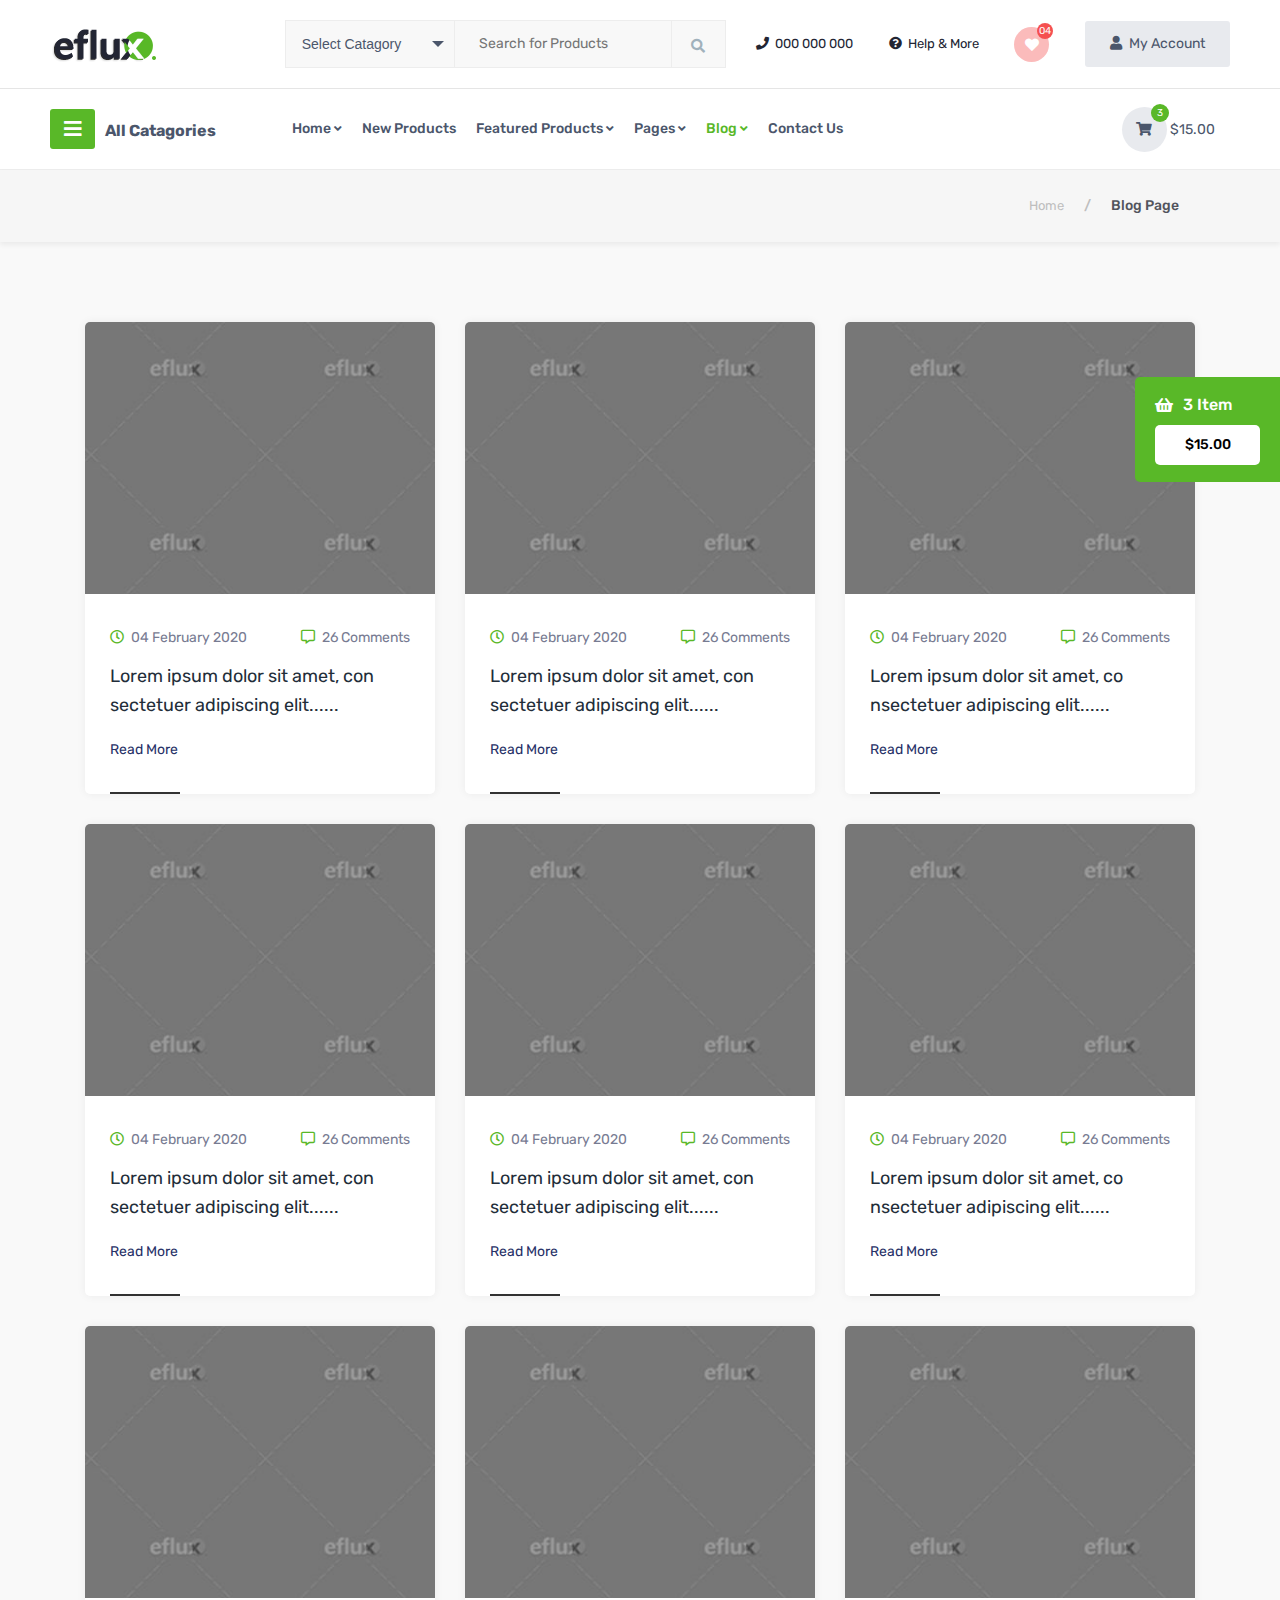
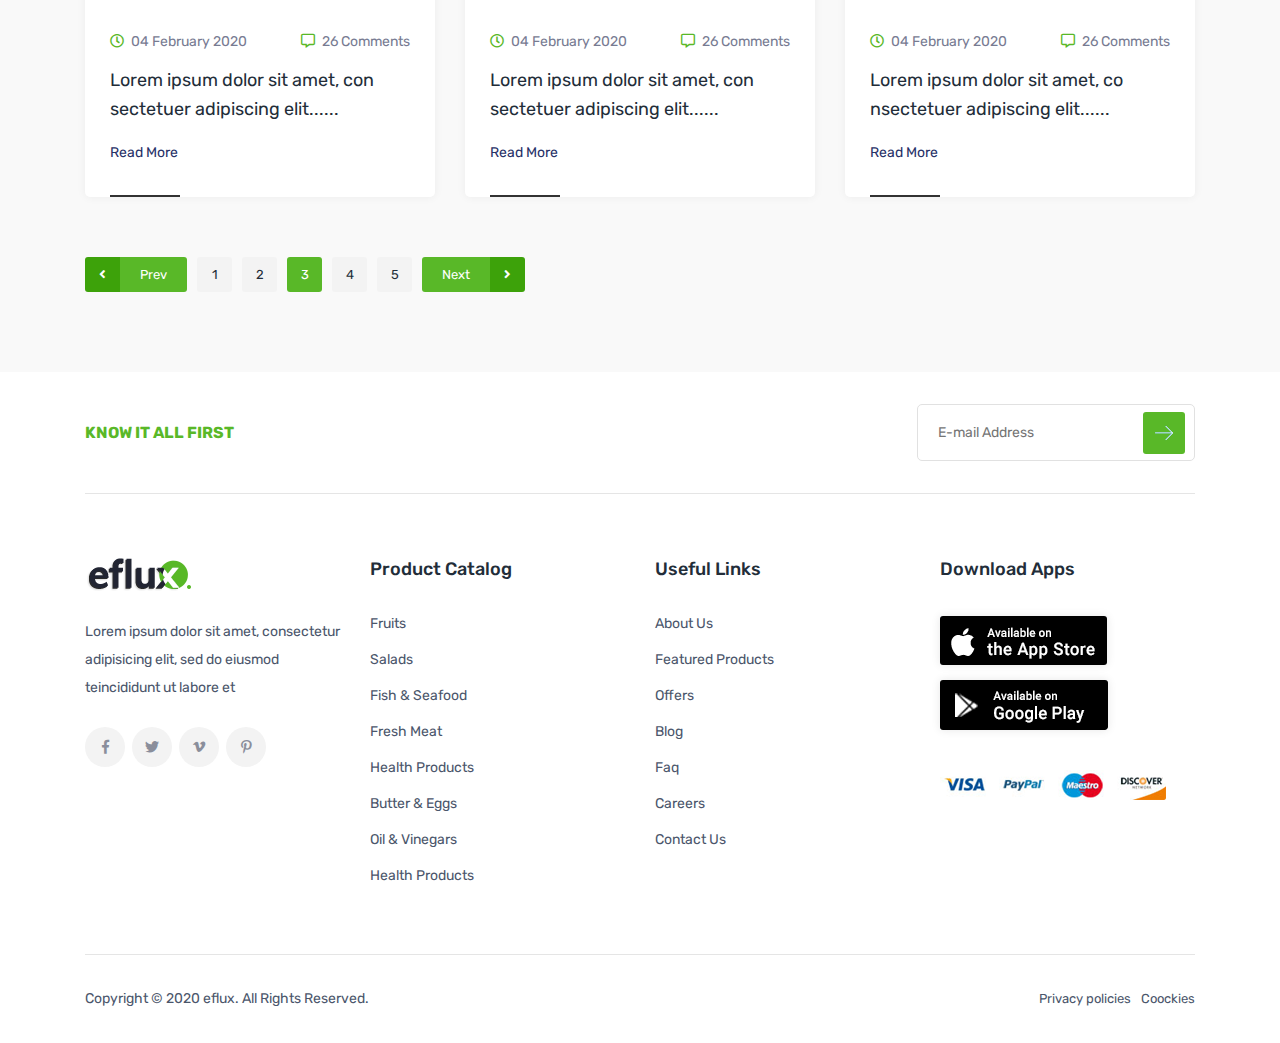
<file: Accounting Final Details/template/blog.html>
<!DOCTYPE html>
<html lang="en">
<head>
    <meta charset="utf-8">
    <meta http-equiv="X-UA-Compatible" content="IE=edge">
    <meta name="viewport" content="width=device-width, initial-scale=1">
    <title>eflux - Grocery & Organic Supermarket Responsive Template</title>
    <link rel="shortcut icon" type="image/png" href="assets/images/favicon.png" />
    <link rel="stylesheet" href="assets/css/bootstrap.min.css">
    <link rel="stylesheet" href="assets/css/all.min.css">
    <link rel="stylesheet" href="assets/css/animate.css">
    <link rel="stylesheet" href="assets/css/swiper.min.css">
    <link rel="stylesheet" type="text/css" href="assets/css/slick.css">
    <link rel="stylesheet" type="text/css" href="assets/css/slick-theme.css">
    <link rel="stylesheet" href="assets/css/custom-select.css">
    <link rel="stylesheet" href="assets/css/style.css">
</head>
<body id="top-page">
    <a class="position-absolute" href="javascript:void(0)" onclick="cartopen()">
        <div id="sitebar-drawar" class="sitebar-drawar">
            <div class="cart-count d-flex align-items-center">
                <i class="fas fa-shopping-basket"></i>
                <span>3 Item</span>
            </div>
            <div class="total-price">$15.00</div>
        </div>
    </a>

    <!-- admin Modal -->
    <div class="modal fade" id="useradmin1" tabindex="-1" aria-labelledby="useradmin1" aria-hidden="true">
        <div class="modal-dialog modal-dialog-centered">
            <div class="modal-content">
                <div class="modal-body">
                    <div class="header-top-action-dropdown">
                        <ul class="submenu">
                            <li><a href="profile.html">Profile</a></li>
                            <li><a href="#">Sign Out</a></li>
                        </ul>
                    </div>
                </div>
            </div>
        </div>
    </div>

     <!--siteinfo Modal -->
    <div class="modal fade" id="siteinfo1" tabindex="-1" aria-labelledby="siteinfo1" aria-hidden="true">
        <div class="modal-dialog modal-dialog-centered">
            <div class="modal-content">
                <div class="modal-body">
                    <div class="header-top-action-dropdown">
                        <ul>
                            <li class="site-phone"><a href="tel:000-000-000"><i class="fas fa-phone"></i> 000 000 000</a></li>
                            <li class="site-help"><a href="#"><i class="fas fa-question-circle"></i> Help & More</a></li>
                        </ul>
                    </div>
                </div>
            </div>
        </div>
    </div>

     <!--search Modal -->
    <div class="modal fade" id="search-select-id" tabindex="-1" aria-labelledby="search-select-id" aria-hidden="true">
        <div class="modal-dialog modal-dialog-centered">
            <div class="modal-content">
                <div class="modal-body">
                    <div class="select-search-option">
                        <div class="flux-custom-select">
                            <select>
                              <option value="0">Select Catagory</option>
                              <option value="1">Vegetables</option>
                              <option value="2">Fruits</option>
                              <option value="3">Salads</option>
                              <option value="4">Fish & Seafood</option>
                              <option value="5">Fresh Meat</option>
                              <option value="6">Health Product</option>
                              <option value="7">Butter & Eggs</option>
                              <option value="8">Oils & Venegar</option>
                              <option value="9">Frozen Food</option>
                              <option value="10">Jam & Honey</option>
                            </select>
                        </div>
                        <form action="#" class="search-form">
                            <input type="text" name="search" placeholder="Search for Products">
                            <button class="submit-btn"><i class="fas fa-search"></i></button>
                        </form>
                    </div>
                </div>
            </div>
        </div>
    </div>


    <!-- menu modal -->
     <div class="modal fade" id="menu-id" tabindex="-1" aria-labelledby="menu-id" aria-hidden="true">
        <div class="modal-dialog  modal-dialog-centered">
            <div class="modal-content">
                <div class="modal-body">
                    <ul class="menu d-xl-flex flex-wrap pl-0 list-unstyled">
                        <li class="item-has-children"><a data-toggle="collapse" href="#mainmenuid1" role="button" aria-expanded="false" aria-controls="catagory-widget1"><span>Home</span> <i class="fas fa-angle-down"></i></a>
                            <ul class="submenu collapse" id="mainmenuid1">
                                <li><a href="home-default.html">Home Default</a></li>
                                <li><a href="index-icon.html">Home Default2</a></li>
                                <li><a href="index.html">Home Sticky Sidebar</a></li>
                                <li><a href="home-search.html">Home Search</a></li>
                                <li><a href="home-slider.html">Home Slider</a></li>
                                <li><a href="home-slider2.html">Home Slider2</a></li>
                            </ul>
                        </li>
                        <li><a href="#">New Products</a></li>
                        <li><a data-toggle="collapse" href="#megamenu-main" role="button" aria-expanded="false" aria-controls="catagory-widget1"><span>Featured Products</span> <i class="fas fa-angle-down"></i></a>
                            <ul class=" collapse" id="megamenu-main">
                                <li><a data-toggle="collapse" href="#megamenu-main01" role="button" aria-expanded="false" aria-controls="megamenu-main01"><span>Vegetables</span> <i class="fas fa-angle-down"></i></a>
                                    <ul class="submenu collapse" id="megamenu-main01">
                                        <li><a href="product-list.html">Artichoke.</a></li>
                                        <li><a href="product-list.html">Aubergune(eggpiant)</a></li>
                                        <li><a href="product-list.html">Asparagus</a></li>
                                        <li><a href="product-list.html">Broccoflower(a hyrbid)</a></li>
                                    </ul>
                                </li>
                                <li><a data-toggle="collapse" href="#megamenu-main02" role="button" aria-expanded="false" aria-controls="megamenu-main02"><span>Fruits</span> <i class="fas fa-angle-down"></i></a>
                                    <ul class="submenu collapse" id="megamenu-main02">
                                        <li><a href="product-list.html">Artichoke.</a></li>
                                        <li><a href="product-list.html">Aubergune(eggpiant)</a></li>
                                        <li><a href="product-list.html">Asparagus</a></li>
                                        <li><a href="product-list.html">Broccoflower(a hyrbid)</a></li>
                                    </ul>
                                </li>
                                <li><a data-toggle="collapse" href="#megamenu-main03" role="button" aria-expanded="false" aria-controls="megamenu-main03"><span>Salads</span> <i class="fas fa-angle-down"></i></a>
                                    <ul class="submenu collapse" id="megamenu-main03">
                                        <li><a href="product-list.html">Artichoke.</a></li>
                                        <li><a href="product-list.html">Aubergune(eggpiant)</a></li>
                                        <li><a href="product-list.html">Asparagus</a></li>
                                        <li><a href="product-list.html">Broccoflower(a hyrbid)</a></li>
                                    </ul>
                                </li>
                                <li><a data-toggle="collapse" href="#megamenu-main04" role="button" aria-expanded="false" aria-controls="megamenu-main04"><span>Health Care</span> <i class="fas fa-angle-down"></i></a>
                                    <ul class="submenu collapse" id="megamenu-main04">
                                        <li><a href="product-list.html">Artichoke.</a></li>
                                        <li><a href="product-list.html">Aubergune(eggpiant)</a></li>
                                        <li><a href="product-list.html">Asparagus</a></li>
                                        <li><a href="product-list.html">Broccoflower(a hyrbid)</a></li>
                                    </ul>
                                </li>
                            </ul>
                        </li>
                        <li class="item-has-children"><a data-toggle="collapse" href="#mainmenuid2" role="button" aria-expanded="false" aria-controls="mainmenuid2"><span>Pages</span> <i class="fas fa-angle-down"></i></a>
                            <ul class="submenu collapse" id="mainmenuid2">
                                <li><a href="about.html">About</a></li>
                                <li><a href="contact.html">Contact</a></li>
                                <li><a href="product-list.html">Product List</a></li>
                                <li><a href="product-leftsidebar.html">Product leftsidebar</a></li>
                                <li><a href="product-fullwidth.html">Product Fullwidth</a></li>
                                <li><a href="brand-product.html">Brand Page</a></li>
                                <li><a href="product-detail.html">Product Details</a></li>
                                <li><a href="faq.html">FAQ</a></li>
                                <li><a href="checkout.html">Checkout</a></li>
                                <li><a href="user-dashbord.html">User Dashboard</a></li>
                                <li><a href="profile.html">Profile</a></li>
                                <li><a href="track-order.html">Track Order</a></li>
                            </ul>
                        </li>
                        <li class="item-has-children"><a data-toggle="collapse" href="#mainmenuid3" role="button" aria-expanded="false" aria-controls="mainmenuid3"><span>Blog</span> <i class="fas fa-angle-down"></i></a>
                            <ul class="submenu collapse" id="mainmenuid3">
                                <li><a href="blog.html">Blog full width</a></li>
                                <li><a href="blog-rightsidebar.html">Blog Rightsidebar</a></li>
                                <li><a href="single.html">Blog Single</a></li>
                            </ul>
                        </li>
                        <li><a href="contact.html">Contact Us</a></li>
                    </ul>
                </div>
            </div>
        </div>
    </div>


    <!-- sidebar-cart -->
    <div id="sitebar-cart" class="sitebar-cart">
        <div class="sc-head d-flex justify-content-between align-items-center">
            <div class="cart-count"><svg version="1.1"  xmlns="http://www.w3.org/2000/svg" xmlns:xlink="http://www.w3.org/1999/xlink" x="0px" y="0px"
                width="20px" height="20px" viewBox="0 0 472.337 472.336" style="enable-background:new 0 0 472.337 472.336;"
                xml:space="preserve"><path d="M406.113,126.627c0-5.554-4.499-10.05-10.053-10.05h-76.377V91.715C319.684,41.143,278.543,0,227.969,0
                   c-50.573,0-91.713,41.143-91.713,91.715v24.862H70.45c-5.549,0-10.05,4.497-10.05,10.05L3.914,462.284
                   c0,5.554,4.497,10.053,10.055,10.053h444.397c5.554,0,10.057-4.499,10.057-10.053L406.113,126.627z M156.352,91.715
                   c0-39.49,32.13-71.614,71.612-71.614c39.49,0,71.618,32.13,71.618,71.614v24.862h-143.23V91.715z M146.402,214.625
                   c-9.92,0-17.959-8.044-17.959-17.961c0-7.269,4.34-13.5,10.552-16.325v17.994h14.337v-18.237
                   c6.476,2.709,11.031,9.104,11.031,16.568C164.363,206.586,156.319,214.625,146.402,214.625z M310.484,214.625
                   c-9.922,0-17.959-8.044-17.959-17.961c0-7.269,4.341-13.495,10.548-16.325v17.994h14.338v-18.241
                   c6.478,2.714,11.037,9.108,11.037,16.568C328.448,206.586,320.407,214.625,310.484,214.625z"/></svg>
                   <span>3 Item</span>
                </div>
                <span onclick="cartclose()" class="close-icon"><i class="fas fa-times"></i></span>
        </div>
        <div class="cart-product-container">
            <div class="cart-product-item">
                <div class="close-item"><i class="fas fa-times"></i></div>
                <div class="row align-items-center">
                    <div class="col-6 p-0">
                        <div class="thumb">
                            <a href="#"><img src="assets/images/products/cart/01.png" alt="products"></a>
                        </div>
                    </div>
                    <div class="col-6">
                        <div class="product-content">
                            <a href="#" class="product-title">Daisy Cont Oil</a>
                            <div class="product-cart-info">
                                1x 31b
                            </div>
                        </div>
                    </div>
                </div>
                <div class="row align-items-center">
                    <div class="col-6">
                        <div class="price-increase-decrese-group d-flex">
                            <span class="decrease-btn">
                                <button type="button"
                                    class="btn quantity-left-minus" data-type="minus" data-field="">-
                                </button> 
                            </span>
                            <input type="text" name="quantity" class="form-controls input-number" value="1">
                            <span class="increase">
                                <button type="button"
                                    class="btn quantity-right-plus" data-type="plus" data-field="">+
                                </button>
                            </span>
                        </div>
                    </div>
                    <div class="col-6">
                        <div class="product-price">
                            <del>$8.00</del><span class="ml-4">$5.00</span>
                        </div>
                    </div>
                </div>
            </div>

            

            <div class="cart-product-item">
                <div class="close-item"><i class="fas fa-times"></i></div>
                <div class="row align-items-center">
                    <div class="col-6 p-0">
                        <div class="thumb">
                            <a href="#"><img src="assets/images//products/cart/02.png" alt="products"></a>
                        </div>
                    </div>
                    <div class="col-6">
                        <div class="product-content">
                            <a href="#" class="product-title">Daisy Cont Oil</a>
                            <div class="product-cart-info">
                                1x 31b
                            </div>
                        </div>
                    </div>
                </div>
                <div class="row align-items-center">
                    <div class="col-6">
                        <div class="price-increase-decrese-group d-flex">
                            <span class="decrease-btn">
                                <button type="button"
                                    class="btn quantity-left-minus" data-type="minus" data-field="">-
                                </button> 
                            </span>
                            <input type="text" name="quantity" class="form-controls input-number" value="1">
                            <span class="increase">
                                <button type="button"
                                    class="btn quantity-right-plus" data-type="plus" data-field="">+
                                </button>
                            </span>
                        </div>
                    </div>
                    <div class="col-6">
                        <div class="product-price">
                            <del>$8.00</del><span class="ml-4">$5.00</span>
                        </div>
                    </div>
                </div>
            </div>

            <div class="cart-product-item">
                <div class="close-item"><i class="fas fa-times"></i></div>
                <div class="row align-items-center">
                    <div class="col-6 p-0">
                        <div class="thumb">
                            <a href="#"><img src="assets/images//products/cart/03.png" alt="products"></a>
                        </div>
                    </div>
                    <div class="col-6">
                        <div class="product-content">
                            <a href="#" class="product-title">Daisy Cont Oil</a>
                            <div class="product-cart-info">
                                1x 31b
                            </div>
                        </div>
                    </div>
                </div>
                <div class="row align-items-center">
                    <div class="col-6">
                        <div class="price-increase-decrese-group d-flex">
                            <span class="decrease-btn">
                                <button type="button"
                                    class="btn quantity-left-minus" data-type="minus" data-field="">-
                                </button> 
                            </span>
                            <input type="text" name="quantity" class="form-controls input-number" value="1">
                            <span class="increase">
                                <button type="button"
                                    class="btn quantity-right-plus" data-type="plus" data-field="">+
                                </button>
                            </span>
                        </div>
                    </div>
                    <div class="col-6">
                        <div class="product-price">
                            <del>$8.00</del><span class="ml-4">$5.00</span>
                        </div>
                    </div>
                </div>
            </div>
        </div>
        <div class="cart-footer">
            <div class="product-other-charge">
                <p class="d-flex justify-content-between">
                    <span>Delevery charge</span> 
                    <span>$8.00</span>
                </p>
                <a href="#">Do you have a voucher?</a>
            </div>
    
            <div class="cart-total">
                <p class="saving d-flex justify-content-between">
                    <span>Total Savings</span> 
                    <span>$11.00</span>
                </p>
                <p class="total-price d-flex justify-content-between">
                    <span>Total</span> 
                    <span>$35.00</span>
                </p>
                <a href="checkout.html" class="procced-checkout">Prosecced Checkout</a>
            </div>
        </div>
    </div>
   
    <!-- header section start -->
    <header class="header">
        <div class="header-top">
            <div class="mobile-header d-flex justify-content-between align-items-center d-xl-none">
                <div class="all-catagory-option mobile-device">
                    <a class="bar-btn"><i class="fas fa-bars"></i><span class="ml-2 d-none d-md-inline">All Catagories</span></a>
                    <a class="close-btn"><i class="fas fa-times"></i><span class="ml-2 d-none d-md-inline">All Catagories</span></a>
                </div>
                <a href="index.html" class="logo"><img src="assets/images/logo.png" alt="logo"></a>

                <!-- search select -->
                <div class="text-center mobile-search">
                    <button type="button" data-toggle="modal" data-target="#search-select-id"><i class="fas fa-search"></i></button>
                </div>

                <!-- menubar -->
                <div>
                    <button class="menu-bar" type="button" data-toggle="modal" data-target="#menu-id">
                        Home<i class="fas fa-caret-down"></i>
                    </button>
                </div>

            </div>
            <div class="d-none d-xl-flex row align-items-center">
                <div class="col-5 col-md-2">
                    <a href="index.html" class="logo"><img src="assets/images/logo.png" alt="logo"></a>
                </div>
                <div class="col-5 col-md-9 col-lg-5 pl-lg-5">
                    <div class="select-search-option d-none d-md-flex">
                        <div class="flux-custom-select">
                            <select>
                              <option value="0">Select Catagory</option>
                              <option value="1">Vegetables</option>
                              <option value="2">Fruits</option>
                              <option value="3">Salads</option>
                              <option value="4">Fish & Seafood</option>
                              <option value="5">Fresh Meat</option>
                              <option value="6">Health Product</option>
                              <option value="7">Butter & Eggs</option>
                              <option value="8">Oils & Venegar</option>
                              <option value="9">Frozen Food</option>
                              <option value="10">Jam & Honey</option>
                            </select>
                        </div>
                        <form action="#" class="search-form">
                            <input type="text" name="search" placeholder="Search for Products">
                            <button class="submit-btn"><i class="fas fa-search"></i></button>
                        </form>
                    </div>
                </div>
                <div class="col-2 col-md-1 col-lg-5">
                    <ul class="site-action d-none d-lg-flex align-items-center justify-content-between  ml-auto">
                        <li class="site-phone"><a href="tel:000-000-000"><i class="fas fa-phone"></i> 000 000 000</a></li>
                        <li class="site-help"><a href="#"><i class="fas fa-question-circle"></i> Help & More</a></li>
                        <li class="wish-list"><a href="wishlist.html"><i class="fas fa-heart"></i> <span class="count">04</span></a></li>
                        <li class="my-account item-has-children">
                            <a href="#"><i class="fas fa-user mr-1"></i> My Account</a>
                            <ul class="submenu">
                                <li><a href="profile.html">Profile</a></li>
                                <li><a href="#">Sign Out</a></li>
                            </ul>
                        </li>
                        <li class="signin-option d-none"><a onclick="OpenSignUpForm()" href="#"><i class="fas fa-user mr-2"></i>Sign In</a></li>
                    </ul>
                </div>

            </div>
        </div>
        <hr>
        <div class="header-bottom">
            <div class="row m-0 align-items-center">
                <div class="col-md-2 p-0 d-none d-xl-block">
                    <div class="all-catagory-option">
                        <a class="bar-btn"><i class="fas fa-bars"></i>All Catagories</a>
                        <a class="close-btn"><i class="fas fa-times"></i>All Catagories</a>
                    </div>
                </div>
                <div class="col-md-10">
                    <div class="menu-area d-none d-xl-flex justify-content-between align-items-center">
                        <ul class="menu d-xl-flex flex-wrap list-unstyled">
                            <li class="item-has-children"><a href="index.html">Home <i class="fas fa-angle-down"></i></a>
                                <ul class="submenu">
                                    <li><a href="home-default.html">Home Default</a></li>
                                    <li><a href="index-icon.html">Home Default2</a></li>
                                    <li><a href="index.html">Home Sticky Sidebar</a></li>
                                    <li><a href="home-search.html">Home Search</a></li>
                                    <li><a href="home-slider.html">Home Slider</a></li>
                                    <li><a href="home-slider2.html">Home Slider2</a></li>
                                </ul>
                            </li>
                            <li><a href="#">New Products</a></li>
                            <li class="item-has-mega-menu"><a href="#">Featured Products <i class="fas fa-angle-down"></i></a>
                                <div class="mega-menu-container">
                                    <div class="row m-0">
                                        <div class="col-lg-3">
                                            <div class="ctagory-item">
                                                <h6 class="title">Vegetables</h6>
                                                <ul>
                                                    <li><a href="product-list.html">Artichoke.</a></li>
                                                    <li><a href="product-list.html">Aubergune(eggpiant)</a></li>
                                                    <li><a href="product-list.html">Asparagus</a></li>
                                                    <li><a href="product-list.html">Broccoflower(a hyrbid)</a></li>
                                                </ul>
                                            </div>
                                        </div>
                                        <div class="col-lg-3">
                                            <div class="ctagory-item">
                                                <h6 class="title">Frouts</h6>
                                                <ul>
                                                    <li><a href="product-list.html">Artichoke.</a></li>
                                                    <li><a href="product-list.html">Aubergune(eggpiant)</a></li>
                                                    <li><a href="product-list.html">Asparagus</a></li>
                                                    <li><a href="product-list.html">Broccoflower(a hyrbid)</a></li>
                                                </ul>
                                            </div>
                                        </div>
                                        <div class="col-lg-3">
                                            <div class="ctagory-item">
                                                <h6 class="title">Salads</h6>
                                                <ul>
                                                    <li><a href="product-list.html">Artichoke.</a></li>
                                                    <li><a href="product-list.html">Aubergune(eggpiant)</a></li>
                                                    <li><a href="product-list.html">Asparagus</a></li>
                                                    <li><a href="product-list.html">Broccoflower(a hyrbid)</a></li>
                                                </ul>
                                            </div>
                                        </div>
                                        <div class="col-lg-3">
                                            <div class="ctagory-item">
                                                <h6 class="title">Health Care</h6>
                                                <ul>
                                                    <li><a href="product-list.html">Artichoke.</a></li>
                                                    <li><a href="product-list.html">Aubergune(eggpiant)</a></li>
                                                    <li><a href="product-list.html">Asparagus</a></li>
                                                    <li><a href="product-list.html">Broccoflower(a hyrbid)</a></li>
                                                </ul>
                                            </div>
                                        </div>
                                        <div class="col-lg-3">
                                            <div class="ctagory-item">
                                                <h6 class="title">Vegetables</h6>
                                                <ul>
                                                    <li><a href="product-list.html">Artichoke.</a></li>
                                                    <li><a href="product-list.html">Aubergune(eggpiant)</a></li>
                                                    <li><a href="product-list.html">Asparagus</a></li>
                                                    <li><a href="product-list.html">Broccoflower(a hyrbid)</a></li>
                                                </ul>
                                            </div>
                                        </div>
                                        <div class="col-lg-3">
                                            <div class="ctagory-item">
                                                <h6 class="title">Frouts</h6>
                                                <ul>
                                                    <li><a href="product-list.html">Artichoke.</a></li>
                                                    <li><a href="product-list.html">Aubergune(eggpiant)</a></li>
                                                    <li><a href="product-list.html">Asparagus</a></li>
                                                    <li><a href="product-list.html">Broccoflower(a hyrbid)</a></li>
                                                </ul>
                                            </div>
                                        </div>
                                        <div class="col-lg-3">
                                            <div class="ctagory-item">
                                                <h6 class="title">Salads</h6>
                                                <ul>
                                                    <li><a href="product-list.html">Artichoke.</a></li>
                                                    <li><a href="product-list.html">Aubergune(eggpiant)</a></li>
                                                    <li><a href="product-list.html">Asparagus</a></li>
                                                    <li><a href="product-list.html">Broccoflower(a hyrbid)</a></li>
                                                </ul>
                                            </div>
                                        </div>
                                        <div class="col-lg-3">
                                            <div class="ctagory-item">
                                                <h6 class="title">Health Care</h6>
                                                <ul>
                                                    <li><a href="product-list.html">Artichoke.</a></li>
                                                    <li><a href="product-list.html">Aubergune(eggpiant)</a></li>
                                                    <li><a href="product-list.html">Asparagus</a></li>
                                                    <li><a href="product-list.html">Broccoflower(a hyrbid)</a></li>
                                                </ul>
                                            </div>
                                        </div>
                                        <div class="col-lg-3">
                                            <div class="ctagory-item">
                                                <h6 class="title active">Fruits</h6>
                                                <ul>
                                                    <li><a href="product-list.html">Artichoke.</a></li>
                                                    <li><a href="product-list.html">Aubergune(eggpiant)</a></li>
                                                    <li><a class="active" href="product-list.html">Asparagus</a></li>
                                                    <li><a href="product-list.html">Broccoflower(a hyrbid)</a></li>
                                                </ul>
                                            </div>
                                        </div>
                                        <div class="col-lg-3">
                                            <div class="ctagory-item">
                                                <h6 class="title">Vegetables</h6>
                                                <ul>
                                                    <li><a href="product-list.html">Artichoke.</a></li>
                                                    <li><a href="product-list.html">Aubergune(eggpiant)</a></li>
                                                    <li><a href="product-list.html">Asparagus</a></li>
                                                    <li><a href="product-list.html">Broccoflower(a hyrbid)</a></li>
                                                </ul>
                                            </div>
                                        </div>
                                        <div class="col-lg-3">
                                            <div class="ctagory-item">
                                                <h6 class="title">Health Care</h6>
                                                <ul>
                                                    <li><a href="product-list.html">Artichoke.</a></li>
                                                    <li><a href="product-list.html">Aubergune(eggpiant)</a></li>
                                                    <li><a href="product-list.html">Asparagus</a></li>
                                                    <li><a href="product-list.html">Broccoflower(a hyrbid)</a></li>
                                                </ul>
                                            </div>
                                        </div>
                                        <div class="col-lg-3">
                                            <div class="ctagory-item">
                                                <h6 class="title">Fruits</h6>
                                                <ul>
                                                    <li><a href="product-list.html">Artichoke.</a></li>
                                                    <li><a href="product-list.html">Aubergune(eggpiant)</a></li>
                                                    <li><a href="product-list.html">Asparagus</a></li>
                                                    <li><a href="product-list.html">Broccoflower(a hyrbid)</a></li>
                                                </ul>
                                            </div>
                                        </div>
                                    </div>
                                </div>
                            </li>
                            <li class="item-has-children"><a href="index.html">Pages <i class="fas fa-angle-down"></i></a>
                                <ul class="submenu">
                                    <li><a href="about.html">About</a></li>
                                    <li><a href="contact.html">Contact</a></li>
                                    <li><a href="product-list.html">Product List</a></li>
                                    <li><a href="product-leftsidebar.html">Product leftsidebar</a></li>
                                    <li><a href="product-fullwidth.html">Product Fullwidth</a></li>
                                    <li><a href="brand-product.html">Brand Page</a></li>
                                    <li><a href="product-detail.html">Product Details</a></li>
                                    <li><a href="faq.html">FAQ</a></li>
                                    <li><a href="checkout.html">Checkout</a></li>
                                    <li><a href="user-dashbord.html">User Dashboard</a></li>
                                    <li><a href="profile.html">Profile</a></li>
                                    <li><a href="track-order.html">Track Order</a></li>
                                </ul>
                            </li>
                            <li class="item-has-children"><a href="blog.html">Blog <i class="fas fa-angle-down"></i></a>
                                <ul class="submenu">
                                    <li><a href="blog.html">Blog full width</a></li>
                                    <li><a href="blog-rightsidebar.html">Blog Rightsidebar</a></li>
                                    <li><a href="single.html">Blog Single</a></li>
                                </ul>
                            </li>
                            <li><a href="contact.html">Contact Us</a></li>
                        </ul>
                        <ul class="menu-action d-none d-lg-block">
                            <li class="cart-option"><a onclick="cartopen()" href="#"><span class="cart-icon"><i class="fas fa-shopping-cart"></i><span class="count">3</span></span> <span class="cart-amount">$15.00</span></a>
                            </li>
                        </ul>
                    </div>
                </div>
            </div>
        </div>
    </header>
    <!-- header section end -->



    <div class="page-layout">
        <div class="catagory-sidebar-area">
            <div class="catagory-sidebar-area-inner">
                <div class="catagory-sidebar all-catagory-option">
                    <ul class="catagory-submenu">
                        <li><a data-toggle="collapse" href="#catagory-widget1" role="button" aria-expanded="false" aria-controls="catagory-widget1">Vegetables<i class="fas fa-angle-down"></i></a>
                            <ul class="catagory-submenu collapse show" id="catagory-widget1">
                                <li><a href="product-list.html">Artichoke.</a></li>
                                <li><a href="product-list.html">Aubergine (eggplant).</a></li>
                                <li><a href="product-list.html">Asparagus.</a></li>
                                <li><a href="product-list.html">Broccoflower (a hybrid).</a></li>
                                <li><a href="product-list.html">Broccoli (calabrese).</a></li>
                            </ul>
                        </li>
                        <li><a  data-toggle="collapse" href="#catagory-widget2" role="button" aria-expanded="false" aria-controls="catagory-widget2">Fruits<i class="fas fa-angle-down"></i></a>
                            <ul class="catagory-submenu collapse" id="catagory-widget2">
                                <li><a href="product-list.html">Artichoke.</a></li>
                                <li><a href="product-list.html">Aubergine (eggplant).</a></li>
                                <li><a href="product-list.html">Asparagus.</a></li>
                                <li><a href="product-list.html">Broccoflower (a hybrid).</a></li>
                                <li><a href="product-list.html">Broccoli (calabrese).</a></li>
                            </ul>
                        </li>
                        <li><a  data-toggle="collapse" href="#catagory-widget3" role="button" aria-expanded="false" aria-controls="catagory-widget3">Salads<i class="fas fa-angle-down"></i></a>
                            <ul class="catagory-submenu collapse" id="catagory-widget3">
                                <li><a href="product-list.html">Artichoke.</a></li>
                                <li><a href="product-list.html">Aubergine (eggplant).</a></li>
                                <li><a href="product-list.html">Asparagus.</a></li>
                                <li><a href="product-list.html">Broccoflower (a hybrid).</a></li>
                                <li><a href="product-list.html">Broccoli (calabrese).</a></li>
                            </ul>
                        </li>
                        <li><a  data-toggle="collapse" href="#catagory-widget4" role="button" aria-expanded="false" aria-controls="catagory-widget4">Fish & seafood<i class="fas fa-angle-down"></i></a>
                            <ul class="catagory-submenu collapse" id="catagory-widget4">
                                <li><a href="product-list.html">Artichoke.</a></li>
                                <li><a href="product-list.html">Aubergine (eggplant).</a></li>
                                <li><a href="product-list.html">Asparagus.</a></li>
                                <li><a href="product-list.html">Broccoflower (a hybrid).</a></li>
                                <li><a href="product-list.html">Broccoli (calabrese).</a></li>
                            </ul>
                        </li>
                        <li><a  data-toggle="collapse" href="#catagory-widget5" role="button" aria-expanded="false" aria-controls="catagory-widget5">Fresh Meat<i class="fas fa-angle-down"></i></a>
                            <ul class="catagory-submenu collapse" id="catagory-widget5">
                                <li><a href="product-list.html">Artichoke.</a></li>
                                <li><a href="product-list.html">Aubergine (eggplant).</a></li>
                                <li><a href="product-list.html">Asparagus.</a></li>
                                <li><a href="product-list.html">Broccoflower (a hybrid).</a></li>
                                <li><a href="product-list.html">Broccoli (calabrese).</a></li>
                            </ul>
                        </li>
                        <li><a  data-toggle="collapse" href="#catagory-widget6" role="button" aria-expanded="false" aria-controls="catagory-widget6">Health Products<i class="fas fa-angle-down"></i></a>
                            <ul class="catagory-submenu collapse" id="catagory-widget6">
                                <li><a href="product-list.html">Artichoke.</a></li>
                                <li><a href="product-list.html">Aubergine (eggplant).</a></li>
                                <li><a href="product-list.html">Asparagus.</a></li>
                                <li><a href="product-list.html">Broccoflower (a hybrid).</a></li>
                                <li><a href="product-list.html">Broccoli (calabrese).</a></li>
                            </ul>
                        </li>
                        <li><a  data-toggle="collapse" href="#catagory-widget7" role="button" aria-expanded="false" aria-controls="catagory-widget7">Butter & Eggs<i class="fas fa-angle-down"></i></a>
                            <ul class="catagory-submenu collapse" id="catagory-widget7">
                                <li><a href="product-list.html">Artichoke.</a></li>
                                <li><a href="product-list.html">Aubergine (eggplant).</a></li>
                                <li><a href="product-list.html">Asparagus.</a></li>
                                <li><a href="product-list.html">Broccoflower (a hybrid).</a></li>
                                <li><a href="product-list.html">Broccoli (calabrese).</a></li>
                            </ul>
                        </li>
                        <li><a  data-toggle="collapse" href="#catagory-widget8" role="button" aria-expanded="false" aria-controls="catagory-widget8">Oils and Venegar<i class="fas fa-angle-down"></i></a>
                            <ul class="catagory-submenu collapse" id="catagory-widget8">
                                <li><a href="product-list.html">Artichoke.</a></li>
                                <li><a href="product-list.html">Aubergine (eggplant).</a></li>
                                <li><a href="product-list.html">Asparagus.</a></li>
                                <li><a href="product-list.html">Broccoflower (a hybrid).</a></li>
                                <li><a href="product-list.html">Broccoli (calabrese).</a></li>
                            </ul>
                        </li>
                        <li><a  data-toggle="collapse" href="#catagory-widget9" role="button" aria-expanded="false" aria-controls="catagory-widget9">Frozen Food<i class="fas fa-angle-down"></i></a>
                            <ul class="catagory-submenu collapse" id="catagory-widget9">
                                <li><a href="product-list.html">Artichoke.</a></li>
                                <li><a href="product-list.html">Aubergine (eggplant).</a></li>
                                <li><a href="product-list.html">Asparagus.</a></li>
                                <li><a href="product-list.html">Broccoflower (a hybrid).</a></li>
                                <li><a href="product-list.html">Broccoli (calabrese).</a></li>
                            </ul>
                        </li>
                        <li><a  data-toggle="collapse" href="#catagory-widget10" role="button" aria-expanded="false" aria-controls="catagory-widget10">Jam & Honey<i class="fas fa-angle-down"></i></a>
                            <ul class="catagory-submenu collapse" id="catagory-widget10">
                                <li><a href="product-list.html">Artichoke.</a></li>
                                <li><a href="product-list.html">Aubergine (eggplant).</a></li>
                                <li><a href="product-list.html">Asparagus.</a></li>
                                <li><a href="product-list.html">Broccoflower (a hybrid).</a></li>
                                <li><a href="product-list.html">Broccoli (calabrese).</a></li>
                            </ul>
                        </li>
                    </ul>
                </div>
            </div>
        </div>
        <div class="main-content-area">
            <!-- page-header-section start -->
            <div class="page-header-section">
                <div class="container">
                    <div class="row">
                        <div class="col-12 d-flex justify-content-between justify-content-md-end">
                            <ul class="breadcrumb">
                                <li><a href="index.html">Home</a></li>
                                <li><span>/</span></li>
                                <li>Blog Page</li>
                            </ul>
                        </div>
                    </div>
                </div>
            </div>
            <!-- page-header-section end -->



            <!-- about section start -->
            <section class="blog-section section-ptb">
                <div class="container">
                    <div class="row align-items-center">
                        <div class="col-md-6 col-lg-4 mb--30">
                            <div class="post-item">
                                <div class="post-thumb">
                                    <a href="single.html"><img src="assets/images/blog/01.jpg" alt="thumb"></a>
                                </div>
                                <div class="post-content border-effect">
                                    <ul class="meta-post list-unstyled pl-0 d-flex justify-content-between">
                                        <li>
                                            <span class="icon"><i class="far fa-clock"></i></span>
                                            <span class="meta-content">04 February 2020</span>
                                        </li>
                                        <li>
                                            <span class="icon"><i class="far fa-comment-alt"></i></span>
                                            <a href="#" class="meta-link">26 Comments</a>
                                        </li>
                                    </ul>
                                    <h5 class="title mb-3"><a href="single.html">Lorem ipsum dolor sit amet, con sectetuer adipiscing elit......</a></h5>
                                    <a href="single.html" class="blog-btn">Read More</a>
                                </div>
                            </div>
                        </div>

                        <div class="col-md-6 col-lg-4 mb--30">
                            <div class="post-item">
                                <div class="post-thumb">
                                    <a href="single.html"><img src="assets/images/blog/02.jpg" alt="thumb"></a>
                                </div>
                                <div class="post-content border-effect">
                                    <ul class="meta-post list-unstyled pl-0 d-flex justify-content-between">
                                        <li>
                                            <span class="icon"><i class="far fa-clock"></i></span>
                                            <span class="meta-content">04 February 2020</span>
                                        </li>
                                        <li>
                                            <span class="icon"><i class="far fa-comment-alt"></i></span>
                                            <a href="#" class="meta-link">26 Comments</a>
                                        </li>
                                    </ul>
                                    <h5 class="title mb-3"><a href="single.html">Lorem ipsum dolor sit amet, con sectetuer adipiscing elit......</a></h5>
                                    <a href="single.html" class="blog-btn">Read More</a>
                                </div>
                            </div>
                        </div>

                        <div class="col-md-6 col-lg-4 mb--30">
                            <div class="post-item">
                                <div class="post-thumb">
                                    <a href="single.html"><img src="assets/images/blog/03.jpg" alt="thumb"></a>
                                </div>
                                <div class="post-content border-effect">
                                    <ul class="meta-post list-unstyled pl-0 d-flex justify-content-between">
                                        <li>
                                            <span class="icon"><i class="far fa-clock"></i></span>
                                            <span class="meta-content">04 February 2020</span>
                                        </li>
                                        <li>
                                            <span class="icon"><i class="far fa-comment-alt"></i></span>
                                            <a href="#" class="meta-link">26 Comments</a>
                                        </li>
                                    </ul>
                                    <h5 class="title mb-3"><a href="single.html">Lorem ipsum dolor sit amet, co nsectetuer adipiscing elit......</a></h5>
                                    <a href="single.html" class="blog-btn">Read More</a>
                                </div>
                            </div>
                        </div>
                        <div class="col-md-6 col-lg-4 mb--30">
                            <div class="post-item">
                                <div class="post-thumb">
                                    <a href="single.html"><img src="assets/images/blog/04.jpg" alt="thumb"></a>
                                </div>
                                <div class="post-content border-effect">
                                    <ul class="meta-post list-unstyled pl-0 d-flex justify-content-between">
                                        <li>
                                            <span class="icon"><i class="far fa-clock"></i></span>
                                            <span class="meta-content">04 February 2020</span>
                                        </li>
                                        <li>
                                            <span class="icon"><i class="far fa-comment-alt"></i></span>
                                            <a href="#" class="meta-link">26 Comments</a>
                                        </li>
                                    </ul>
                                    <h5 class="title mb-3"><a href="single.html">Lorem ipsum dolor sit amet, con sectetuer adipiscing elit......</a></h5>
                                    <a href="single.html" class="blog-btn">Read More</a>
                                </div>
                            </div>
                        </div>

                        <div class="col-md-6 col-lg-4 mb--30">
                            <div class="post-item">
                                <div class="post-thumb">
                                    <a href="single.html"><img src="assets/images/blog/05.jpg" alt="thumb"></a>
                                </div>
                                <div class="post-content border-effect">
                                    <ul class="meta-post list-unstyled pl-0 d-flex justify-content-between">
                                        <li>
                                            <span class="icon"><i class="far fa-clock"></i></span>
                                            <span class="meta-content">04 February 2020</span>
                                        </li>
                                        <li>
                                            <span class="icon"><i class="far fa-comment-alt"></i></span>
                                            <a href="#" class="meta-link">26 Comments</a>
                                        </li>
                                    </ul>
                                    <h5 class="title mb-3"><a href="single.html">Lorem ipsum dolor sit amet, con sectetuer adipiscing elit......</a></h5>
                                    <a href="single.html" class="blog-btn">Read More</a>
                                </div>
                            </div>
                        </div>

                        <div class="col-md-6 col-lg-4 mb--30">
                            <div class="post-item">
                                <div class="post-thumb">
                                    <a href="single.html"><img src="assets/images/blog/06.jpg" alt="thumb"></a>
                                </div>
                                <div class="post-content border-effect">
                                    <ul class="meta-post list-unstyled pl-0 d-flex justify-content-between">
                                        <li>
                                            <span class="icon"><i class="far fa-clock"></i></span>
                                            <span class="meta-content">04 February 2020</span>
                                        </li>
                                        <li>
                                            <span class="icon"><i class="far fa-comment-alt"></i></span>
                                            <a href="#" class="meta-link">26 Comments</a>
                                        </li>
                                    </ul>
                                    <h5 class="title mb-3"><a href="single.html">Lorem ipsum dolor sit amet, co nsectetuer adipiscing elit......</a></h5>
                                    <a href="single.html" class="blog-btn">Read More</a>
                                </div>
                            </div>
                        </div>
                        <div class="col-md-6 col-lg-4 mb--30">
                            <div class="post-item">
                                <div class="post-thumb">
                                    <a href="single.html"><img src="assets/images/blog/07.jpg" alt="thumb"></a>
                                </div>
                                <div class="post-content border-effect">
                                    <ul class="meta-post list-unstyled pl-0 d-flex justify-content-between">
                                        <li>
                                            <span class="icon"><i class="far fa-clock"></i></span>
                                            <span class="meta-content">04 February 2020</span>
                                        </li>
                                        <li>
                                            <span class="icon"><i class="far fa-comment-alt"></i></span>
                                            <a href="#" class="meta-link">26 Comments</a>
                                        </li>
                                    </ul>
                                    <h5 class="title mb-3"><a href="single.html">Lorem ipsum dolor sit amet, con sectetuer adipiscing elit......</a></h5>
                                    <a href="single.html" class="blog-btn">Read More</a>
                                </div>
                            </div>
                        </div>

                        <div class="col-md-6 col-lg-4 mb--30">
                            <div class="post-item">
                                <div class="post-thumb">
                                    <a href="single.html"><img src="assets/images/blog/08.jpg" alt="thumb"></a>
                                </div>
                                <div class="post-content border-effect">
                                    <ul class="meta-post list-unstyled pl-0 d-flex justify-content-between">
                                        <li>
                                            <span class="icon"><i class="far fa-clock"></i></span>
                                            <span class="meta-content">04 February 2020</span>
                                        </li>
                                        <li>
                                            <span class="icon"><i class="far fa-comment-alt"></i></span>
                                            <a href="#" class="meta-link">26 Comments</a>
                                        </li>
                                    </ul>
                                    <h5 class="title mb-3"><a href="single.html">Lorem ipsum dolor sit amet, con sectetuer adipiscing elit......</a></h5>
                                    <a href="single.html" class="blog-btn">Read More</a>
                                </div>
                            </div>
                        </div>

                        <div class="col-md-6 col-lg-4 mb--30">
                            <div class="post-item">
                                <div class="post-thumb">
                                    <a href="single.html"><img src="assets/images/blog/03.jpg" alt="thumb"></a>
                                </div>
                                <div class="post-content border-effect">
                                    <ul class="meta-post list-unstyled pl-0 d-flex justify-content-between">
                                        <li>
                                            <span class="icon"><i class="far fa-clock"></i></span>
                                            <span class="meta-content">04 February 2020</span>
                                        </li>
                                        <li>
                                            <span class="icon"><i class="far fa-comment-alt"></i></span>
                                            <a href="#" class="meta-link">26 Comments</a>
                                        </li>
                                    </ul>
                                    <h5 class="title mb-3"><a href="single.html">Lorem ipsum dolor sit amet, co nsectetuer adipiscing elit......</a></h5>
                                    <a href="single.html" class="blog-btn">Read More</a>
                                </div>
                            </div>
                        </div>
                        <div class="col-12 pt--30">
                            <ul class="pagination justify-content-center justify-content-lg-start">
                                <li><a class="d-flex" href="#"><i class="icon fas fa-angle-left"></i><span class="text">Prev</span></a></li>
                                <li class="d-none d-md-block"><a href="#">1</a></li>
                                <li class="d-none d-md-block"><a href="#">2</a></li>
                                <li class="d-none d-md-block"><a class="active" href="#">3</a></li>
                                <li class="d-none d-md-block"><a href="#">4</a></li>
                                <li class="d-none d-md-block"><a href="#">5</a></li>
                                <li><a class="d-flex" href="#"> <span class="text">Next</span><i class="icon fas fa-angle-right"></i></a></li>
                            </ul>
                        </div>
                    </div>
                </div>
            </section>
            <!-- about section end -->




            <!-- footer section -->
            <footer class="footer">
                <div class="container">
                    <div class="footer-newsletter">
                            <div class="row align-items-center">
                                <div class="col-md-6 text-center text-md-left mb-3 mb-md-0">
                                    <div class="newsletter-heading">
                                        <h5>Know it all first</h5>
                                    </div>
                                </div>
                                <div class="col-md-6 d-flex justify-content-center justify-content-md-end">
                                    <div class="newsletter-form">
                                        <input type="text" name="email" placeholder="E-mail Address">
                                        <button class="submit-btn">
                                            <svg version="1.1"  xmlns="http://www.w3.org/2000/svg" xmlns:xlink="http://www.w3.org/1999/xlink" x="0px" y="0px" viewBox="0 0 512 512" style="enable-background:new 0 0 512 512;" xml:space="preserve"><path style="fill:#2196F3;" d="M511.189,259.954c1.649-3.989,0.731-8.579-2.325-11.627l-192-192 c-4.237-4.093-10.99-3.975-15.083,0.262c-3.992,4.134-3.992,10.687,0,14.82l173.803,173.803H10.667 C4.776,245.213,0,249.989,0,255.88c0,5.891,4.776,10.667,10.667,10.667h464.917L301.803,440.328 c-4.237,4.093-4.355,10.845-0.262,15.083c4.093,4.237,10.845,4.354,15.083,0.262c0.089-0.086,0.176-0.173,0.262-0.262l192-192 C509.872,262.42,510.655,261.246,511.189,259.954z"/><path d="M309.333,458.546c-5.891,0.011-10.675-4.757-10.686-10.648c-0.005-2.84,1.123-5.565,3.134-7.571L486.251,255.88 L301.781,71.432c-4.093-4.237-3.975-10.99,0.262-15.083c4.134-3.992,10.687-3.992,14.82,0l192,192 c4.164,4.165,4.164,10.917,0,15.083l-192,192C314.865,457.426,312.157,458.546,309.333,458.546z"/><path d="M501.333,266.546H10.667C4.776,266.546,0,261.771,0,255.88c0-5.891,4.776-10.667,10.667-10.667h490.667 c5.891,0,10.667,4.776,10.667,10.667C512,261.771,507.224,266.546,501.333,266.546z"/></svg>
                                        </button>
                                    </div>
                                </div>
                            </div>
                    </div>
                    <div class="footer-top">
                        <div class="row">
                            <div class="col-md-6 col-lg-3">
                                <div class="footer-widget">
                                    <a href="index.html" class="footer-logo"><img src="assets/images/logo.png" alt="logo"></a>
                                    <p>Lorem ipsum dolor sit amet, consectetur adipisicing elit, sed do eiusmod teincididunt ut labore et </p>
                                    <ul class="social-media-list d-flex flex-wrap">
                                        <li><a href="#"><i class="fab fa-facebook-f"></i></a></li>
                                        <li><a href="#"><i class="fab fa-twitter"></i></a></li>
                                        <li><a href="#"><i class="fab fa-vimeo-v"></i></a></li>
                                        <li><a href="#"><i class="fab fa-pinterest-p"></i></a></li>
                                    </ul>
                                </div>
                            </div>

                            <div class="col-md-6 col-lg-3">
                                <div class="footer-widget">
                                    <h5 class="footer-title">Product Catalog</h5>
                                    <div class="widget-wrapper">
                                        <ul>
                                            <li><a href="product-leftsidebar.html">Fruits</a></li>
                                            <li><a href="product-leftsidebar.html">Salads</a></li>
                                            <li><a href="product-leftsidebar.html">Fish & Seafood</a></li>
                                            <li><a href="product-leftsidebar.html">Fresh Meat</a></li>
                                            <li><a href="product-leftsidebar.html">Health Products</a></li>
                                            <li><a href="product-leftsidebar.html">Butter & Eggs</a></li>
                                            <li><a href="product-leftsidebar.html">Oil & Vinegars</a></li>
                                            <li><a href="product-leftsidebar.html">Health Products</a></li>
                                        </ul>
                                    </div>
                                </div>
                            </div>

                            <div class="col-md-6 col-lg-3">
                                <div class="footer-widget">
                                    <h5 class="footer-title">Useful Links</h5>
                                    <div class="widget-wrapper">
                                        <ul>
                                            <li><a href="about.html">About Us</a></li>
                                            <li><a href="product-leftsidebar.html">Featured Products</a></li>
                                            <li><a href="brand-product.html">Offers</a></li>
                                            <li><a href="blog-rightsidebar.html">Blog</a></li>
                                            <li><a href="faq.html">Faq</a></li>
                                            <li><a href="contact.html">Careers</a></li>
                                            <li><a href="contact.html">Contact Us</a></li>
                                        </ul>
                                    </div>
                                </div>
                            </div>

                            <div class="col-md-6 col-lg-3">
                                <div class="footer-widget">
                                    <h5 class="footer-title">Download Apps</h5>
                                    <div class="widget-wrapper">
                                        <div class="apps-store">
                                            <a href=""><img src="assets/images/app-store/apple.png" alt="app"></a>
                                            <a href=""><img src="assets/images/app-store/google.png" alt="app"></a>
                                        </div>
                                        <div class="payment-method d-flex flex-wrap">
                                            <a href="#"><img src="assets/images/payment/visa.png" alt="payment"></a>
                                            <a href="#"><img src="assets/images/payment/paypal.png" alt="payment"></a>
                                            <a href="#"><img src="assets/images/payment/master.png" alt="payment"></a>
                                            <a href="#"><img src="assets/images/payment/discover.png" alt="payment"></a>
                                        </div>
                                    </div>
                                </div>
                            </div>
                        </div>
                    </div>

                    <div class="footer-bottom">
                        <div class="row">
                            <div class="col-md-6 text-center text-md-left mb-3 mb-md-0">
                                <p class="copyright">Copyright &copy; 2020 <a href="">eflux</a>. All Rights Reserved.</p>
                            </div>

                            <div class="col-md-6 d-flex justify-content-center justify-content-md-end">
                                <ul class="footer-menu d-flex flex-wrap">
                                    <li><a href="#">Privacy policies</a></li>
                                    <li><a href="#">Coockies</a></li>
                                </ul>
                            </div>
                        </div>
                    </div>
                </div>
            </footer>
            <!-- footer section -->
        </div>
    </div>


    <!-- product-details-popup start -->
    <section id="product-details-popup" class="product-details-popup">
        <div class="modal-overlay" onclick="closeModal()"></div></div>
        <div class="container">
            <div class="product-zoom-info-container">
                <div id="closed-modal" class="closed-modal" onclick="closeModal()">X</div>
                <div class="row align-items-center">
                    <div class="col-lg-6">
                        <div class="product-zoom-area">
                            <span class="batch">30%</span>
                            <div class="cart-btn-toggle d-lg-none">
                                <span class="cart-btn"><i class="fas fa-shopping-cart"></i> Cart</span>

                                <div class="price-btn">
                                    <div class="price-increase-decrese-group d-flex">
                                        <span class="decrease-btn">
                                            <button type="button"
                                                class="btn quantity-left-minus" data-type="minus" data-field="">-
                                            </button> 
                                        </span>
                                        <input type="text" name="quantity" class="form-controls input-number" value="1">
                                        <span class="increase">
                                            <button type="button"
                                                class="btn quantity-right-plus" data-type="plus" data-field="">+
                                            </button>
                                        </span>
                                    </div>
                                </div>
                            </div>
                            <div class="product-slick">
                                <div><img src="assets/images/product-detail/01.jpg" alt=""
                                        class="img-fluid blur-up lazyload image_zoom_cls-0"></div>
                                <div><img src="assets/images/product-detail/02.jpg" alt=""
                                        class="img-fluid blur-up lazyload image_zoom_cls-1"></div>
                                <div><img src="assets/images/product-detail/03.jpg" alt=""
                                        class="img-fluid blur-up lazyload image_zoom_cls-2"></div>
                                <div><img src="assets/images/product-detail/01.jpg" alt=""
                                        class="img-fluid blur-up lazyload image_zoom_cls-3"></div>
                                <!-- <div><img src="assets/images/product-detail/02.jpg" alt=""
                                        class="img-fluid blur-up lazyload image_zoom_cls-4"></div> -->
                            </div>
                            <div class="row">
                                <div class="col-12">
                                    <div class="slider-nav">
                                        <div><img src="assets/images/product-detail/01.jpg" alt=""
                                                class="img-fluid blur-up lazyload"></div>
                                        <div><img src="assets/images/product-detail/02.jpg" alt=""
                                                class="img-fluid blur-up lazyload"></div>
                                        <div><img src="assets/images/product-detail/03.jpg" alt=""
                                                class="img-fluid blur-up lazyload"></div>
                                        <div><img src="assets/images/product-detail/01.jpg" alt=""
                                                class="img-fluid blur-up lazyload"></div>
                                        <!-- <div><img src="assets/images/product-detail/02.jpg" alt=""
                                                class="img-fluid blur-up lazyload"></div> -->
                                    </div>
                                </div>
                            </div>
                        </div>
                    </div>
                    <div class="col-lg-6">
                        <div class="product-details-content">
                            <a class="wish-link" href="#">
                                <svg aria-hidden="true" focusable="false" data-prefix="fas" data-icon="heart" class="svg-inline--fa fa-heart fa-w-16" xmlns="http://www.w3.org/2000/svg" viewBox="0 0 512 512"><path d="M462.3 62.6C407.5 15.9 326 24.3 275.7 76.2L256 96.5l-19.7-20.3C186.1 24.3 104.5 15.9 49.7 62.6c-62.8 53.6-66.1 149.8-9.9 207.9l193.5 199.8c12.5 12.9 32.8 12.9 45.3 0l193.5-199.8c56.3-58.1 53-154.3-9.8-207.9z"></path></svg>
                            </a>
                            <a href="#" class="cata">Catagory</a>
                            <h2>Product Title Here</h2>
                            <p class="quantity">1kg</p>
                            <h3 class="price">$329 <del>$400</del></h3>
                            <div class="price-increase-decrese-group d-flex">
                                <span class="decrease-btn">
                                    <button type="button"
                                        class="btn quantity-left-minus" data-type="minus" data-field="">-
                                    </button> 
                                </span>
                                <input type="text" name="quantity" class="form-controls input-number" value="1">
                                <span class="increase">
                                    <button type="button"
                                        class="btn quantity-right-plus" data-type="plus" data-field="">+
                                    </button>
                                </span>
                            </div>
                            <p>Lorem ipsum dolor sit amet, consectetuer adipiscing elit. Aenean commodo ligula eget dolor. Aenean massa. Cum sociis natoque penas et magnis dis parturient montes, nascetur ridiculus mus. Donec quam felis, ultricies nec, pellentesque eu, pretium quis, sem.</p>
                            <div class="d-flex justify-content-end">
                                <a href="#" class="buy-now">Buy Now</a>
                            </div>
                        </div>
                    </div>
                </div>
            </div>
        </div>
    </section>
    <!-- product-details-popup end -->



    <!-- login-area -->
    <section id="login-area" class="login-area">
        <div onclick="CloseSignUpForm()" class="overlay"></div>
        <div class="login-body-wrapper">
            <div class="login-body">
                <div class="close-icon" onclick="CloseSignUpForm()">
                    <i class="fas fa-times"></i>
                </div>
                <div class="login-header">
                    <h4>Create Your Account</h4>
                    <p>Login with your email & password</p>
                </div>
                <div class="login-content">
                    <form action="#" class="login-form">
                        <input type="text" name="name" placeholder="Name">
                        <input type="email" name="email" placeholder="Email">
                        <button type="submit" class="submit">Sign Up</button>
                    </form>
                    <div class="text-center seperator">
                        <span>Or</span>
                    </div>
                    <div class="othersignup-option">
                        <a class="facebook" href="#"><i class="fab fa-facebook-square"></i>Continue with Facebook</a>
                        <a class="google" href="#"><i class="fab fa-google-plus"></i>Continue with Google</a>
                    </div>
                    <div class="text-center dont-account py-4">
                        <p class="mb-0">Don't have any account <a href="#">Sing Up</a></p>
                    </div>
                </div>
            </div>
            <div class="forgot-password text-center">
                <p>forgot Passowrd? <a href="#">Reset It</a></p>
            </div>
        </div>
    </section>
    <!-- login-area -->


     <!-- mobile-footer -->
     <div class="mobile-footer d-flex justify-content-between align-items-center d-xl-none">
        <button class="info" type="button" data-toggle="modal" data-target="#siteinfo1"><i class="fas fa-info-circle"></i></button>

        <div class="footer-cart">
            <a onclick="cartopen()" href="#" class="d-flex align-items-center"><span class="cart-icon"><i class="fas fa-shopping-cart"></i><span class="count">3</span></span> <span class="cart-amount ml-2">$560.00</span></a>
        </div>

        <div class="footer-admin-area">
            <button class="user-admin" type="button" data-toggle="modal" data-target="#useradmin1"><i class="fas fa-user"></i></button>
        </div>
    </div>
    <!-- mobile-footer -->
    



    

    <a href="#top-page" class="to-top js-scroll-trigger"><span><i class="fas fa-arrow-up"></i></span></a>
    <script src='assets/js/jquery.min.js'></script>
    <script src='assets/js/bootstrap.bundle.min.js'></script>
    <script src='assets/js/swiper.min.js'></script>
    <script src="assets/js/slick.js"></script>
    <script src='assets/js/jquery-easeing.min.js'></script>
    <script src='assets/js/scroll-nav.js'></script>
    <script src="assets/js/jquery.elevatezoom.js"></script>
    <script src='assets/js/price-range.js'></script>
    <script src='assets/js/custom-select.js'></script>
    <script src='assets/js/theia-sticky-sidebar.js'></script>
    <script src='assets/js/functions.js'></script>

    
</body>
</html>
</file>
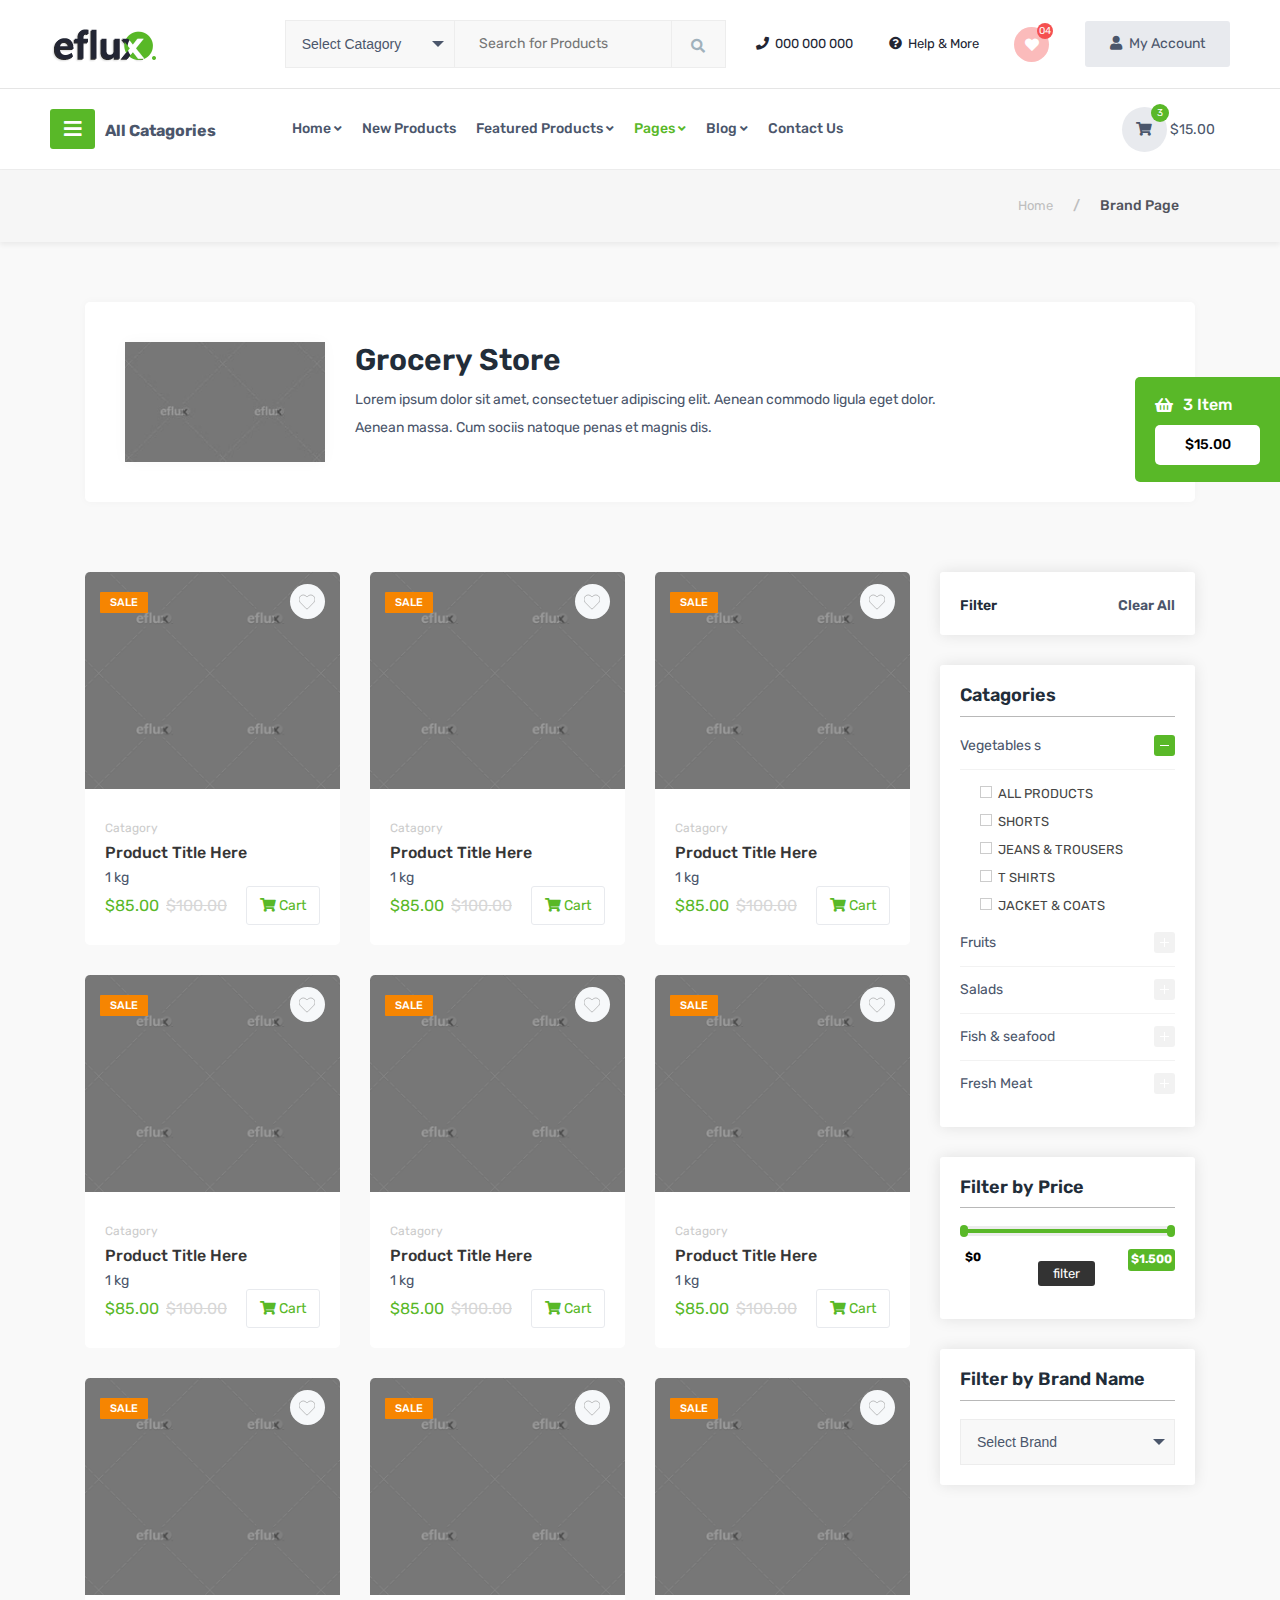
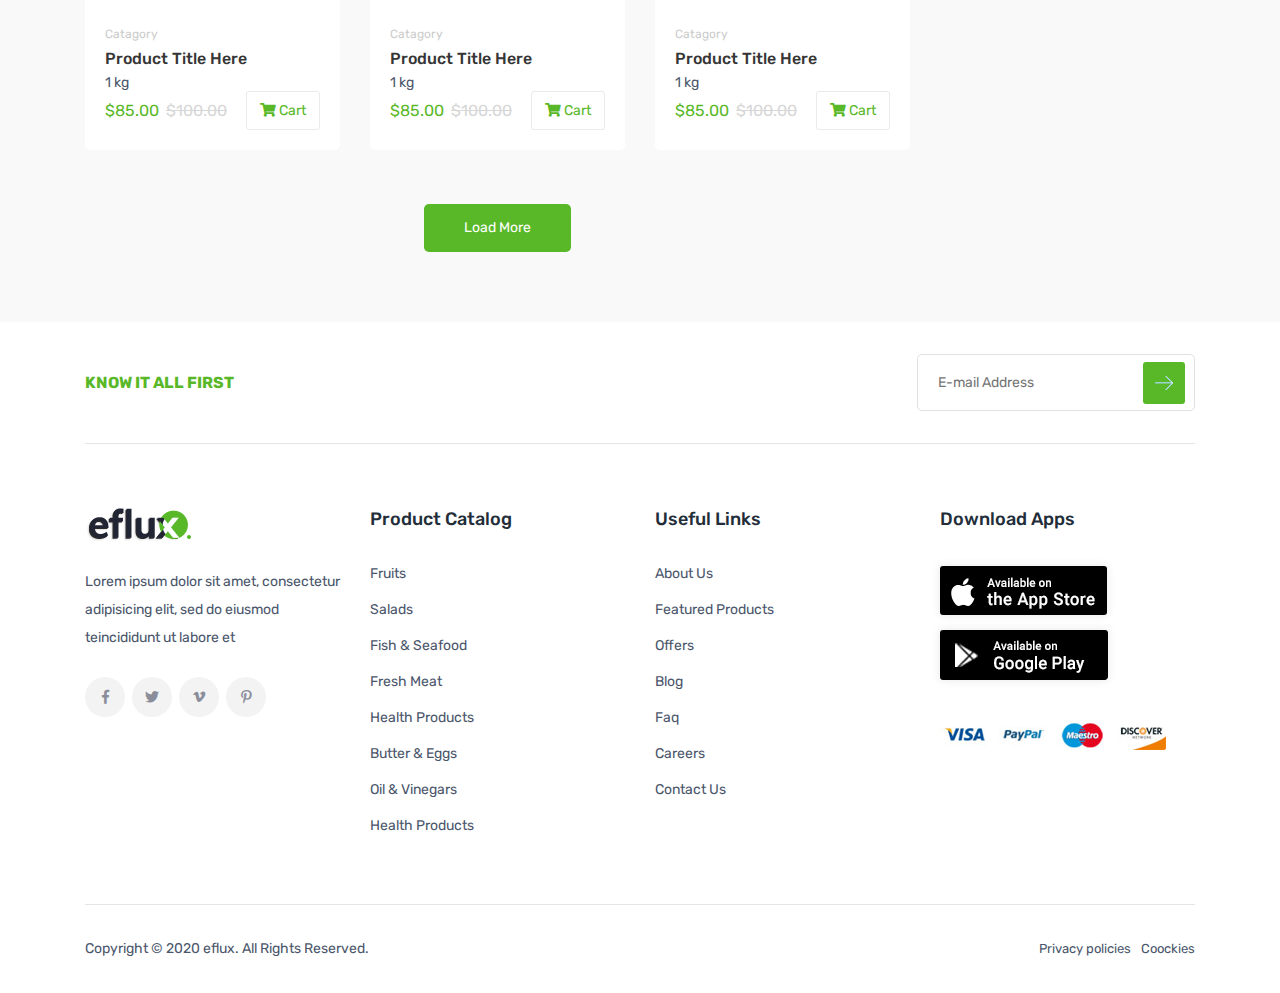
<file: Accounting Final Details/template/brand-product.html>
<!DOCTYPE html>
<html lang="en">
<head>
    <meta charset="utf-8">
    <meta http-equiv="X-UA-Compatible" content="IE=edge">
    <meta name="viewport" content="width=device-width, initial-scale=1">
    <title>eflux - Grocery & Organic Supermarket Responsive Template</title>
    <link rel="shortcut icon" type="image/png" href="assets/images/favicon.png" />
    <link rel="stylesheet" href="assets/css/bootstrap.min.css">
    <link rel="stylesheet" href="assets/css/all.min.css">
    <link rel="stylesheet" href="assets/css/animate.css">
    <link rel="stylesheet" href="assets/css/swiper.min.css">
    <link rel="stylesheet" type="text/css" href="assets/css/slick.css">
    <link rel="stylesheet" type="text/css" href="assets/css/slick-theme.css">
    <link rel="stylesheet" href="assets/css/custom-select.css">
    <link rel="stylesheet" href="assets/css/style.css">
</head>
<body id="top-page">
    <a class="position-absolute" href="javascript:void(0)" onclick="cartopen()">
        <div id="sitebar-drawar" class="sitebar-drawar">
            <div class="cart-count d-flex align-items-center">
                <i class="fas fa-shopping-basket"></i>
                <span>3 Item</span>
            </div>
            <div class="total-price">$15.00</div>
        </div>
    </a>

    <!-- admin Modal -->
    <div class="modal fade" id="useradmin1" tabindex="-1" aria-labelledby="useradmin1" aria-hidden="true">
        <div class="modal-dialog modal-dialog-centered">
            <div class="modal-content">
                <div class="modal-body">
                    <div class="header-top-action-dropdown">
                        <ul class="submenu">
                            <li><a href="profile.html">Profile</a></li>
                            <li><a href="#">Sign Out</a></li>
                        </ul>
                    </div>
                </div>
            </div>
        </div>
    </div>

     <!--siteinfo Modal -->
     <div class="modal fade" id="siteinfo1" tabindex="-1" aria-labelledby="siteinfo1" aria-hidden="true">
        <div class="modal-dialog modal-dialog-centered">
            <div class="modal-content">
                <div class="modal-body">
                    <div class="header-top-action-dropdown">
                        <ul>
                            <li class="site-phone"><a href="tel:000-000-000"><i class="fas fa-phone"></i> 000 000 000</a></li>
                            <li class="site-help"><a href="#"><i class="fas fa-question-circle"></i> Help & More</a></li>
                        </ul>
                    </div>
                </div>
            </div>
        </div>
    </div>

     <!--search Modal -->
     <div class="modal fade" id="search-select-id" tabindex="-1" aria-labelledby="search-select-id" aria-hidden="true">
        <div class="modal-dialog modal-dialog-centered">
            <div class="modal-content">
                <div class="modal-body">
                    <div class="select-search-option">
                        <div class="flux-custom-select">
                            <select>
                              <option value="0">Select Catagory</option>
                              <option value="1">Vegetables</option>
                              <option value="2">Fruits</option>
                              <option value="3">Salads</option>
                              <option value="4">Fish & Seafood</option>
                              <option value="5">Fresh Meat</option>
                              <option value="6">Health Product</option>
                              <option value="7">Butter & Eggs</option>
                              <option value="8">Oils & Venegar</option>
                              <option value="9">Frozen Food</option>
                              <option value="10">Jam & Honey</option>
                            </select>
                        </div>
                        <form action="#" class="search-form">
                            <input type="text" name="search" placeholder="Search for Products">
                            <button class="submit-btn"><i class="fas fa-search"></i></button>
                        </form>
                    </div>
                </div>
            </div>
        </div>
    </div>


    <!-- menu modal -->
     <div class="modal fade" id="menu-id" tabindex="-1" aria-labelledby="menu-id" aria-hidden="true">
        <div class="modal-dialog  modal-dialog-centered">
            <div class="modal-content">
                <div class="modal-body">
                    <ul class="menu d-xl-flex flex-wrap pl-0 list-unstyled">
                        <li class="item-has-children"><a data-toggle="collapse" href="#mainmenuid1" role="button" aria-expanded="false" aria-controls="catagory-widget1"><span>Home</span> <i class="fas fa-angle-down"></i></a>
                            <ul class="submenu collapse" id="mainmenuid1">
                                <li><a href="home-default.html">Home Default</a></li>
                                <li><a href="index-icon.html">Home Default2</a></li>
                                <li><a href="index.html">Home Sticky Sidebar</a></li>
                                <li><a href="home-search.html">Home Search</a></li>
                                <li><a href="home-slider.html">Home Slider</a></li>
                                <li><a href="home-slider2.html">Home Slider2</a></li>
                            </ul>
                        </li>
                        <li><a href="#">New Products</a></li>
                        <li><a data-toggle="collapse" href="#megamenu-main" role="button" aria-expanded="false" aria-controls="catagory-widget1"><span>Featured Products</span> <i class="fas fa-angle-down"></i></a>
                            <ul class=" collapse" id="megamenu-main">
                                <li><a data-toggle="collapse" href="#megamenu-main01" role="button" aria-expanded="false" aria-controls="megamenu-main01"><span>Vegetables</span> <i class="fas fa-angle-down"></i></a>
                                    <ul class="submenu collapse" id="megamenu-main01">
                                        <li><a href="product-list.html">Artichoke.</a></li>
                                        <li><a href="product-list.html">Aubergune(eggpiant)</a></li>
                                        <li><a href="product-list.html">Asparagus</a></li>
                                        <li><a href="product-list.html">Broccoflower(a hyrbid)</a></li>
                                    </ul>
                                </li>
                                <li><a data-toggle="collapse" href="#megamenu-main02" role="button" aria-expanded="false" aria-controls="megamenu-main02"><span>Fruits</span> <i class="fas fa-angle-down"></i></a>
                                    <ul class="submenu collapse" id="megamenu-main02">
                                        <li><a href="product-list.html">Artichoke.</a></li>
                                        <li><a href="product-list.html">Aubergune(eggpiant)</a></li>
                                        <li><a href="product-list.html">Asparagus</a></li>
                                        <li><a href="product-list.html">Broccoflower(a hyrbid)</a></li>
                                    </ul>
                                </li>
                                <li><a data-toggle="collapse" href="#megamenu-main03" role="button" aria-expanded="false" aria-controls="megamenu-main03"><span>Salads</span> <i class="fas fa-angle-down"></i></a>
                                    <ul class="submenu collapse" id="megamenu-main03">
                                        <li><a href="product-list.html">Artichoke.</a></li>
                                        <li><a href="product-list.html">Aubergune(eggpiant)</a></li>
                                        <li><a href="product-list.html">Asparagus</a></li>
                                        <li><a href="product-list.html">Broccoflower(a hyrbid)</a></li>
                                    </ul>
                                </li>
                                <li><a data-toggle="collapse" href="#megamenu-main04" role="button" aria-expanded="false" aria-controls="megamenu-main04"><span>Health Care</span> <i class="fas fa-angle-down"></i></a>
                                    <ul class="submenu collapse" id="megamenu-main04">
                                        <li><a href="product-list.html">Artichoke.</a></li>
                                        <li><a href="product-list.html">Aubergune(eggpiant)</a></li>
                                        <li><a href="product-list.html">Asparagus</a></li>
                                        <li><a href="product-list.html">Broccoflower(a hyrbid)</a></li>
                                    </ul>
                                </li>
                            </ul>
                        </li>
                        <li class="item-has-children"><a data-toggle="collapse" href="#mainmenuid2" role="button" aria-expanded="false" aria-controls="mainmenuid2"><span>Pages</span> <i class="fas fa-angle-down"></i></a>
                            <ul class="submenu collapse" id="mainmenuid2">
                                <li><a href="about.html">About</a></li>
                                <li><a href="contact.html">Contact</a></li>
                                <li><a href="product-list.html">Product List</a></li>
                                <li><a href="product-leftsidebar.html">Product leftsidebar</a></li>
                                <li><a href="product-fullwidth.html">Product Fullwidth</a></li>
                                <li><a href="brand-product.html">Brand Page</a></li>
                                <li><a href="product-detail.html">Product Details</a></li>
                                <li><a href="faq.html">FAQ</a></li>
                                <li><a href="checkout.html">Checkout</a></li>
                                <li><a href="user-dashbord.html">User Dashboard</a></li>
                                <li><a href="profile.html">Profile</a></li>
                                <li><a href="track-order.html">Track Order</a></li>
                            </ul>
                        </li>
                        <li class="item-has-children"><a data-toggle="collapse" href="#mainmenuid3" role="button" aria-expanded="false" aria-controls="mainmenuid3"><span>Blog</span> <i class="fas fa-angle-down"></i></a>
                            <ul class="submenu collapse" id="mainmenuid3">
                                <li><a href="blog.html">Blog full width</a></li>
                                <li><a href="blog-rightsidebar.html">Blog Rightsidebar</a></li>
                                <li><a href="single.html">Blog Single</a></li>
                            </ul>
                        </li>
                        <li><a href="contact.html">Contact Us</a></li>
                    </ul>
                </div>
            </div>
        </div>
    </div>




    <!-- sidebar-cart -->
    <div id="sitebar-cart" class="sitebar-cart">
        <div class="sc-head d-flex justify-content-between align-items-center">
            <div class="cart-count"><svg version="1.1"  xmlns="http://www.w3.org/2000/svg" xmlns:xlink="http://www.w3.org/1999/xlink" x="0px" y="0px"
                width="20px" height="20px" viewBox="0 0 472.337 472.336" style="enable-background:new 0 0 472.337 472.336;"
                xml:space="preserve"><path d="M406.113,126.627c0-5.554-4.499-10.05-10.053-10.05h-76.377V91.715C319.684,41.143,278.543,0,227.969,0
                   c-50.573,0-91.713,41.143-91.713,91.715v24.862H70.45c-5.549,0-10.05,4.497-10.05,10.05L3.914,462.284
                   c0,5.554,4.497,10.053,10.055,10.053h444.397c5.554,0,10.057-4.499,10.057-10.053L406.113,126.627z M156.352,91.715
                   c0-39.49,32.13-71.614,71.612-71.614c39.49,0,71.618,32.13,71.618,71.614v24.862h-143.23V91.715z M146.402,214.625
                   c-9.92,0-17.959-8.044-17.959-17.961c0-7.269,4.34-13.5,10.552-16.325v17.994h14.337v-18.237
                   c6.476,2.709,11.031,9.104,11.031,16.568C164.363,206.586,156.319,214.625,146.402,214.625z M310.484,214.625
                   c-9.922,0-17.959-8.044-17.959-17.961c0-7.269,4.341-13.495,10.548-16.325v17.994h14.338v-18.241
                   c6.478,2.714,11.037,9.108,11.037,16.568C328.448,206.586,320.407,214.625,310.484,214.625z"/></svg>
                   <span>3 Item</span>
                </div>
                <span onclick="cartclose()" class="close-icon"><i class="fas fa-times"></i></span>
        </div>
        <div class="cart-product-container">
            <div class="cart-product-item">
                <div class="close-item"><i class="fas fa-times"></i></div>
                <div class="row align-items-center">
                    <div class="col-6 p-0">
                        <div class="thumb">
                            <a href="#"><img src="assets/images/products/cart/01.png" alt="products"></a>
                        </div>
                    </div>
                    <div class="col-6">
                        <div class="product-content">
                            <a href="#" class="product-title">Daisy Cont Oil</a>
                            <div class="product-cart-info">
                                1x 31b
                            </div>
                        </div>
                    </div>
                </div>
                <div class="row align-items-center">
                    <div class="col-6">
                        <div class="price-increase-decrese-group d-flex">
                            <span class="decrease-btn">
                                <button type="button"
                                    class="btn quantity-left-minus" data-type="minus" data-field="">-
                                </button> 
                            </span>
                            <input type="text" name="quantity" class="form-controls input-number" value="1">
                            <span class="increase">
                                <button type="button"
                                    class="btn quantity-right-plus" data-type="plus" data-field="">+
                                </button>
                            </span>
                        </div>
                    </div>
                    <div class="col-6">
                        <div class="product-price">
                            <del>$8.00</del><span class="ml-4">$5.00</span>
                        </div>
                    </div>
                </div>
            </div>

            

            <div class="cart-product-item">
                <div class="close-item"><i class="fas fa-times"></i></div>
                <div class="row align-items-center">
                    <div class="col-6 p-0">
                        <div class="thumb">
                            <a href="#"><img src="assets/images//products/cart/02.png" alt="products"></a>
                        </div>
                    </div>
                    <div class="col-6">
                        <div class="product-content">
                            <a href="#" class="product-title">Daisy Cont Oil</a>
                            <div class="product-cart-info">
                                1x 31b
                            </div>
                        </div>
                    </div>
                </div>
                <div class="row align-items-center">
                    <div class="col-6">
                        <div class="price-increase-decrese-group d-flex">
                            <span class="decrease-btn">
                                <button type="button"
                                    class="btn quantity-left-minus" data-type="minus" data-field="">-
                                </button> 
                            </span>
                            <input type="text" name="quantity" class="form-controls input-number" value="1">
                            <span class="increase">
                                <button type="button"
                                    class="btn quantity-right-plus" data-type="plus" data-field="">+
                                </button>
                            </span>
                        </div>
                    </div>
                    <div class="col-6">
                        <div class="product-price">
                            <del>$8.00</del><span class="ml-4">$5.00</span>
                        </div>
                    </div>
                </div>
            </div>

            <div class="cart-product-item">
                <div class="close-item"><i class="fas fa-times"></i></div>
                <div class="row align-items-center">
                    <div class="col-6 p-0">
                        <div class="thumb">
                            <a href="#"><img src="assets/images//products/cart/03.png" alt="products"></a>
                        </div>
                    </div>
                    <div class="col-6">
                        <div class="product-content">
                            <a href="#" class="product-title">Daisy Cont Oil</a>
                            <div class="product-cart-info">
                                1x 31b
                            </div>
                        </div>
                    </div>
                </div>
                <div class="row align-items-center">
                    <div class="col-6">
                        <div class="price-increase-decrese-group d-flex">
                            <span class="decrease-btn">
                                <button type="button"
                                    class="btn quantity-left-minus" data-type="minus" data-field="">-
                                </button> 
                            </span>
                            <input type="text" name="quantity" class="form-controls input-number" value="1">
                            <span class="increase">
                                <button type="button"
                                    class="btn quantity-right-plus" data-type="plus" data-field="">+
                                </button>
                            </span>
                        </div>
                    </div>
                    <div class="col-6">
                        <div class="product-price">
                            <del>$8.00</del><span class="ml-4">$5.00</span>
                        </div>
                    </div>
                </div>
            </div>
        </div>
        <div class="cart-footer">
            <div class="product-other-charge">
                <p class="d-flex justify-content-between">
                    <span>Delevery charge</span> 
                    <span>$8.00</span>
                </p>
                <a href="#">Do you have a voucher?</a>
            </div>
    
            <div class="cart-total">
                <p class="saving d-flex justify-content-between">
                    <span>Total Savings</span> 
                    <span>$11.00</span>
                </p>
                <p class="total-price d-flex justify-content-between">
                    <span>Total</span> 
                    <span>$35.00</span>
                </p>
                <a href="checkout.html" class="procced-checkout">Prosecced Checkout</a>
            </div>
        </div>
    </div>
   
    <!-- header section start -->
    <header class="header">
        <div class="header-top">
            <div class="mobile-header d-flex justify-content-between align-items-center d-xl-none">
                <div class="all-catagory-option mobile-device">
                    <a class="bar-btn"><i class="fas fa-bars"></i><span class="ml-2 d-none d-md-inline">All Catagories</span></a>
                    <a class="close-btn"><i class="fas fa-times"></i><span class="ml-2 d-none d-md-inline">All Catagories</span></a>
                </div>
                <a href="index.html" class="logo"><img src="assets/images/logo.png" alt="logo"></a>

                <!-- search select -->
                <div class="text-center mobile-search">
                    <button type="button" data-toggle="modal" data-target="#search-select-id"><i class="fas fa-search"></i></button>
                </div>

                <!-- menubar -->
                <div>
                    <button class="menu-bar" type="button" data-toggle="modal" data-target="#menu-id">
                        Home<i class="fas fa-caret-down"></i>
                    </button>
                </div>

            </div>
            <div class="d-none d-xl-flex row align-items-center">
                <div class="col-5 col-md-2">
                    <a href="index.html" class="logo"><img src="assets/images/logo.png" alt="logo"></a>
                </div>
                <div class="col-5 col-md-9 col-lg-5 pl-lg-5">
                    <div class="select-search-option d-none d-md-flex">
                        <div class="flux-custom-select">
                            <select>
                              <option value="0">Select Catagory</option>
                              <option value="1">Vegetables</option>
                              <option value="2">Fruits</option>
                              <option value="3">Salads</option>
                              <option value="4">Fish & Seafood</option>
                              <option value="5">Fresh Meat</option>
                              <option value="6">Health Product</option>
                              <option value="7">Butter & Eggs</option>
                              <option value="8">Oils & Venegar</option>
                              <option value="9">Frozen Food</option>
                              <option value="10">Jam & Honey</option>
                            </select>
                        </div>
                        <form action="#" class="search-form">
                            <input type="text" name="search" placeholder="Search for Products">
                            <button class="submit-btn"><i class="fas fa-search"></i></button>
                        </form>
                    </div>
                </div>
                <div class="col-2 col-md-1 col-lg-5">
                    <ul class="site-action d-none d-lg-flex align-items-center justify-content-between  ml-auto">
                        <li class="site-phone"><a href="tel:000-000-000"><i class="fas fa-phone"></i> 000 000 000</a></li>
                        <li class="site-help"><a href="#"><i class="fas fa-question-circle"></i> Help & More</a></li>
                        <li class="wish-list"><a href="wishlist.html"><i class="fas fa-heart"></i> <span class="count">04</span></a></li>
                        <li class="my-account item-has-children">
                            <a href="#"><i class="fas fa-user mr-1"></i> My Account</a>
                            <ul class="submenu">
                                <li><a href="profile.html">Profile</a></li>
                                <li><a href="#">Sign Out</a></li>
                            </ul>
                        </li>
                        <li class="signin-option d-none"><a onclick="OpenSignUpForm()" href="#"><i class="fas fa-user mr-2"></i>Sign In</a></li>
                    </ul>
                </div>

            </div>
        </div>
        <hr>
        <div class="header-bottom">
            <div class="row m-0 align-items-center">
                <div class="col-md-2 p-0 d-none d-xl-block">
                    <div class="all-catagory-option">
                        <a class="bar-btn"><i class="fas fa-bars"></i>All Catagories</a>
                        <a class="close-btn"><i class="fas fa-times"></i>All Catagories</a>
                    </div>
                </div>
                <div class="col-md-10">
                    <div class="menu-area d-none d-xl-flex justify-content-between align-items-center">
                        <ul class="menu d-xl-flex flex-wrap list-unstyled">
                            <li class="item-has-children"><a href="index.html">Home <i class="fas fa-angle-down"></i></a>
                                <ul class="submenu">
                                    <li><a href="home-default.html">Home Default</a></li>
                                    <li><a href="index-icon.html">Home Default2</a></li>
                                    <li><a href="index.html">Home Sticky Sidebar</a></li>
                                    <li><a href="home-search.html">Home Search</a></li>
                                    <li><a href="home-slider.html">Home Slider</a></li>
                                    <li><a href="home-slider2.html">Home Slider2</a></li>
                                </ul>
                            </li>
                            <li><a href="#">New Products</a></li>
                            <li class="item-has-mega-menu"><a href="#">Featured Products <i class="fas fa-angle-down"></i></a>
                                <div class="mega-menu-container">
                                    <div class="row m-0">
                                        <div class="col-lg-3">
                                            <div class="ctagory-item">
                                                <h6 class="title">Vegetables</h6>
                                                <ul>
                                                    <li><a href="product-list.html">Artichoke.</a></li>
                                                    <li><a href="product-list.html">Aubergune(eggpiant)</a></li>
                                                    <li><a href="product-list.html">Asparagus</a></li>
                                                    <li><a href="product-list.html">Broccoflower(a hyrbid)</a></li>
                                                </ul>
                                            </div>
                                        </div>
                                        <div class="col-lg-3">
                                            <div class="ctagory-item">
                                                <h6 class="title">Frouts</h6>
                                                <ul>
                                                    <li><a href="product-list.html">Artichoke.</a></li>
                                                    <li><a href="product-list.html">Aubergune(eggpiant)</a></li>
                                                    <li><a href="product-list.html">Asparagus</a></li>
                                                    <li><a href="product-list.html">Broccoflower(a hyrbid)</a></li>
                                                </ul>
                                            </div>
                                        </div>
                                        <div class="col-lg-3">
                                            <div class="ctagory-item">
                                                <h6 class="title">Salads</h6>
                                                <ul>
                                                    <li><a href="product-list.html">Artichoke.</a></li>
                                                    <li><a href="product-list.html">Aubergune(eggpiant)</a></li>
                                                    <li><a href="product-list.html">Asparagus</a></li>
                                                    <li><a href="product-list.html">Broccoflower(a hyrbid)</a></li>
                                                </ul>
                                            </div>
                                        </div>
                                        <div class="col-lg-3">
                                            <div class="ctagory-item">
                                                <h6 class="title">Health Care</h6>
                                                <ul>
                                                    <li><a href="product-list.html">Artichoke.</a></li>
                                                    <li><a href="product-list.html">Aubergune(eggpiant)</a></li>
                                                    <li><a href="product-list.html">Asparagus</a></li>
                                                    <li><a href="product-list.html">Broccoflower(a hyrbid)</a></li>
                                                </ul>
                                            </div>
                                        </div>
                                        <div class="col-lg-3">
                                            <div class="ctagory-item">
                                                <h6 class="title">Vegetables</h6>
                                                <ul>
                                                    <li><a href="product-list.html">Artichoke.</a></li>
                                                    <li><a href="product-list.html">Aubergune(eggpiant)</a></li>
                                                    <li><a href="product-list.html">Asparagus</a></li>
                                                    <li><a href="product-list.html">Broccoflower(a hyrbid)</a></li>
                                                </ul>
                                            </div>
                                        </div>
                                        <div class="col-lg-3">
                                            <div class="ctagory-item">
                                                <h6 class="title">Frouts</h6>
                                                <ul>
                                                    <li><a href="product-list.html">Artichoke.</a></li>
                                                    <li><a href="product-list.html">Aubergune(eggpiant)</a></li>
                                                    <li><a href="product-list.html">Asparagus</a></li>
                                                    <li><a href="product-list.html">Broccoflower(a hyrbid)</a></li>
                                                </ul>
                                            </div>
                                        </div>
                                        <div class="col-lg-3">
                                            <div class="ctagory-item">
                                                <h6 class="title">Salads</h6>
                                                <ul>
                                                    <li><a href="product-list.html">Artichoke.</a></li>
                                                    <li><a href="product-list.html">Aubergune(eggpiant)</a></li>
                                                    <li><a href="product-list.html">Asparagus</a></li>
                                                    <li><a href="product-list.html">Broccoflower(a hyrbid)</a></li>
                                                </ul>
                                            </div>
                                        </div>
                                        <div class="col-lg-3">
                                            <div class="ctagory-item">
                                                <h6 class="title">Health Care</h6>
                                                <ul>
                                                    <li><a href="product-list.html">Artichoke.</a></li>
                                                    <li><a href="product-list.html">Aubergune(eggpiant)</a></li>
                                                    <li><a href="product-list.html">Asparagus</a></li>
                                                    <li><a href="product-list.html">Broccoflower(a hyrbid)</a></li>
                                                </ul>
                                            </div>
                                        </div>
                                        <div class="col-lg-3">
                                            <div class="ctagory-item">
                                                <h6 class="title active">Fruits</h6>
                                                <ul>
                                                    <li><a href="product-list.html">Artichoke.</a></li>
                                                    <li><a href="product-list.html">Aubergune(eggpiant)</a></li>
                                                    <li><a class="active" href="product-list.html">Asparagus</a></li>
                                                    <li><a href="product-list.html">Broccoflower(a hyrbid)</a></li>
                                                </ul>
                                            </div>
                                        </div>
                                        <div class="col-lg-3">
                                            <div class="ctagory-item">
                                                <h6 class="title">Vegetables</h6>
                                                <ul>
                                                    <li><a href="product-list.html">Artichoke.</a></li>
                                                    <li><a href="product-list.html">Aubergune(eggpiant)</a></li>
                                                    <li><a href="product-list.html">Asparagus</a></li>
                                                    <li><a href="product-list.html">Broccoflower(a hyrbid)</a></li>
                                                </ul>
                                            </div>
                                        </div>
                                        <div class="col-lg-3">
                                            <div class="ctagory-item">
                                                <h6 class="title">Health Care</h6>
                                                <ul>
                                                    <li><a href="product-list.html">Artichoke.</a></li>
                                                    <li><a href="product-list.html">Aubergune(eggpiant)</a></li>
                                                    <li><a href="product-list.html">Asparagus</a></li>
                                                    <li><a href="product-list.html">Broccoflower(a hyrbid)</a></li>
                                                </ul>
                                            </div>
                                        </div>
                                        <div class="col-lg-3">
                                            <div class="ctagory-item">
                                                <h6 class="title">Fruits</h6>
                                                <ul>
                                                    <li><a href="product-list.html">Artichoke.</a></li>
                                                    <li><a href="product-list.html">Aubergune(eggpiant)</a></li>
                                                    <li><a href="product-list.html">Asparagus</a></li>
                                                    <li><a href="product-list.html">Broccoflower(a hyrbid)</a></li>
                                                </ul>
                                            </div>
                                        </div>
                                    </div>
                                </div>
                            </li>
                            <li class="item-has-children"><a href="index.html">Pages <i class="fas fa-angle-down"></i></a>
                                <ul class="submenu">
                                    <li><a href="about.html">About</a></li>
                                    <li><a href="contact.html">Contact</a></li>
                                    <li><a href="product-list.html">Product List</a></li>
                                    <li><a href="product-leftsidebar.html">Product leftsidebar</a></li>
                                    <li><a href="product-fullwidth.html">Product Fullwidth</a></li>
                                    <li><a href="brand-product.html">Brand Page</a></li>
                                    <li><a href="product-detail.html">Product Details</a></li>
                                    <li><a href="faq.html">FAQ</a></li>
                                    <li><a href="checkout.html">Checkout</a></li>
                                    <li><a href="user-dashbord.html">User Dashboard</a></li>
                                    <li><a href="profile.html">Profile</a></li>
                                    <li><a href="track-order.html">Track Order</a></li>
                                </ul>
                            </li>
                            <li class="item-has-children"><a href="blog.html">Blog <i class="fas fa-angle-down"></i></a>
                                <ul class="submenu">
                                    <li><a href="blog.html">Blog full width</a></li>
                                    <li><a href="blog-rightsidebar.html">Blog Rightsidebar</a></li>
                                    <li><a href="single.html">Blog Single</a></li>
                                </ul>
                            </li>
                            <li><a href="contact.html">Contact Us</a></li>
                        </ul>
                        <ul class="menu-action d-none d-lg-block">
                            <li class="cart-option"><a onclick="cartopen()" href="#"><span class="cart-icon"><i class="fas fa-shopping-cart"></i><span class="count">3</span></span> <span class="cart-amount">$15.00</span></a>
                            </li>
                        </ul>
                    </div>
                </div>
            </div>
        </div>
    </header>
    <!-- header section end -->


    <div class="page-layout">
        <div class="catagory-sidebar-area">
            <div class="catagory-sidebar-area-inner">
                <div class="catagory-sidebar all-catagory-option">
                    <ul class="catagory-submenu">
                        <li><a data-toggle="collapse" href="#catagory-widget1" role="button" aria-expanded="false" aria-controls="catagory-widget1">Vegetables<i class="fas fa-angle-down"></i></a>
                            <ul class="catagory-submenu collapse show" id="catagory-widget1">
                                <li><a href="product-list.html">Artichoke.</a></li>
                                <li><a href="product-list.html">Aubergine (eggplant).</a></li>
                                <li><a href="product-list.html">Asparagus.</a></li>
                                <li><a href="product-list.html">Broccoflower (a hybrid).</a></li>
                                <li><a href="product-list.html">Broccoli (calabrese).</a></li>
                            </ul>
                        </li>
                        <li><a  data-toggle="collapse" href="#catagory-widget2" role="button" aria-expanded="false" aria-controls="catagory-widget2">Fruits<i class="fas fa-angle-down"></i></a>
                            <ul class="catagory-submenu collapse" id="catagory-widget2">
                                <li><a href="product-list.html">Artichoke.</a></li>
                                <li><a href="product-list.html">Aubergine (eggplant).</a></li>
                                <li><a href="product-list.html">Asparagus.</a></li>
                                <li><a href="product-list.html">Broccoflower (a hybrid).</a></li>
                                <li><a href="product-list.html">Broccoli (calabrese).</a></li>
                            </ul>
                        </li>
                        <li><a  data-toggle="collapse" href="#catagory-widget3" role="button" aria-expanded="false" aria-controls="catagory-widget3">Salads<i class="fas fa-angle-down"></i></a>
                            <ul class="catagory-submenu collapse" id="catagory-widget3">
                                <li><a href="product-list.html">Artichoke.</a></li>
                                <li><a href="product-list.html">Aubergine (eggplant).</a></li>
                                <li><a href="product-list.html">Asparagus.</a></li>
                                <li><a href="product-list.html">Broccoflower (a hybrid).</a></li>
                                <li><a href="product-list.html">Broccoli (calabrese).</a></li>
                            </ul>
                        </li>
                        <li><a  data-toggle="collapse" href="#catagory-widget4" role="button" aria-expanded="false" aria-controls="catagory-widget4">Fish & seafood<i class="fas fa-angle-down"></i></a>
                            <ul class="catagory-submenu collapse" id="catagory-widget4">
                                <li><a href="product-list.html">Artichoke.</a></li>
                                <li><a href="product-list.html">Aubergine (eggplant).</a></li>
                                <li><a href="product-list.html">Asparagus.</a></li>
                                <li><a href="product-list.html">Broccoflower (a hybrid).</a></li>
                                <li><a href="product-list.html">Broccoli (calabrese).</a></li>
                            </ul>
                        </li>
                        <li><a  data-toggle="collapse" href="#catagory-widget5" role="button" aria-expanded="false" aria-controls="catagory-widget5">Fresh Meat<i class="fas fa-angle-down"></i></a>
                            <ul class="catagory-submenu collapse" id="catagory-widget5">
                                <li><a href="product-list.html">Artichoke.</a></li>
                                <li><a href="product-list.html">Aubergine (eggplant).</a></li>
                                <li><a href="product-list.html">Asparagus.</a></li>
                                <li><a href="product-list.html">Broccoflower (a hybrid).</a></li>
                                <li><a href="product-list.html">Broccoli (calabrese).</a></li>
                            </ul>
                        </li>
                        <li><a  data-toggle="collapse" href="#catagory-widget6" role="button" aria-expanded="false" aria-controls="catagory-widget6">Health Products<i class="fas fa-angle-down"></i></a>
                            <ul class="catagory-submenu collapse" id="catagory-widget6">
                                <li><a href="product-list.html">Artichoke.</a></li>
                                <li><a href="product-list.html">Aubergine (eggplant).</a></li>
                                <li><a href="product-list.html">Asparagus.</a></li>
                                <li><a href="product-list.html">Broccoflower (a hybrid).</a></li>
                                <li><a href="product-list.html">Broccoli (calabrese).</a></li>
                            </ul>
                        </li>
                        <li><a  data-toggle="collapse" href="#catagory-widget7" role="button" aria-expanded="false" aria-controls="catagory-widget7">Butter & Eggs<i class="fas fa-angle-down"></i></a>
                            <ul class="catagory-submenu collapse" id="catagory-widget7">
                                <li><a href="product-list.html">Artichoke.</a></li>
                                <li><a href="product-list.html">Aubergine (eggplant).</a></li>
                                <li><a href="product-list.html">Asparagus.</a></li>
                                <li><a href="product-list.html">Broccoflower (a hybrid).</a></li>
                                <li><a href="product-list.html">Broccoli (calabrese).</a></li>
                            </ul>
                        </li>
                        <li><a  data-toggle="collapse" href="#catagory-widget8" role="button" aria-expanded="false" aria-controls="catagory-widget8">Oils and Venegar<i class="fas fa-angle-down"></i></a>
                            <ul class="catagory-submenu collapse" id="catagory-widget8">
                                <li><a href="product-list.html">Artichoke.</a></li>
                                <li><a href="product-list.html">Aubergine (eggplant).</a></li>
                                <li><a href="product-list.html">Asparagus.</a></li>
                                <li><a href="product-list.html">Broccoflower (a hybrid).</a></li>
                                <li><a href="product-list.html">Broccoli (calabrese).</a></li>
                            </ul>
                        </li>
                        <li><a  data-toggle="collapse" href="#catagory-widget9" role="button" aria-expanded="false" aria-controls="catagory-widget9">Frozen Food<i class="fas fa-angle-down"></i></a>
                            <ul class="catagory-submenu collapse" id="catagory-widget9">
                                <li><a href="product-list.html">Artichoke.</a></li>
                                <li><a href="product-list.html">Aubergine (eggplant).</a></li>
                                <li><a href="product-list.html">Asparagus.</a></li>
                                <li><a href="product-list.html">Broccoflower (a hybrid).</a></li>
                                <li><a href="product-list.html">Broccoli (calabrese).</a></li>
                            </ul>
                        </li>
                        <li><a  data-toggle="collapse" href="#catagory-widget10" role="button" aria-expanded="false" aria-controls="catagory-widget10">Jam & Honey<i class="fas fa-angle-down"></i></a>
                            <ul class="catagory-submenu collapse" id="catagory-widget10">
                                <li><a href="product-list.html">Artichoke.</a></li>
                                <li><a href="product-list.html">Aubergine (eggplant).</a></li>
                                <li><a href="product-list.html">Asparagus.</a></li>
                                <li><a href="product-list.html">Broccoflower (a hybrid).</a></li>
                                <li><a href="product-list.html">Broccoli (calabrese).</a></li>
                            </ul>
                        </li>
                    </ul>
                </div>
            </div>
        </div>
        <div class="main-content-area">
            <!-- page-header-section start -->
            <div class="page-header-section">
                <div class="container">
                    <div class="row">
                        <div class="col-12 d-flex justify-content-between justify-content-md-end">
                            <ul class="breadcrumb">
                                <li><a href="index.html">Home</a></li>
                                <li><span>/</span></li>
                                <li>Brand Page</li>
                            </ul>
                        </div>
                    </div>
                </div>
            </div>
            <!-- page-header-section end -->

            <!-- page-header-section start -->
            <div class="brand-page-header-section">
                <div class="container">
                    <div class="row">
                        <div class="col-12">
                            <div class="brand-content-item d-md-flex text-center text-md-left">
                                <div class="thumb d-md-flex justify-content-center align-items-center mb-3 mb-md-0">
                                    <img src="assets/images/feature-brand/01.jpg" alt="brand">
                                </div>
                                <div class="content">
                                    <h3>Grocery Store</h3>
                                    <p>Lorem ipsum dolor sit amet, consectetuer adipiscing elit. Aenean commodo ligula eget dolor. <br> Aenean massa. Cum sociis natoque penas et magnis dis.</p>
                                </div>
                            </div>
                        </div>
                    </div>
                </div>
            </div>
            <!-- page-header-section end -->

            <!-- page-content -->
            <section class="page-content section-ptb-90">
                <div class="container">
                    <div class="row">
                        <div class="col-lg-3 sidebar order-lg-last">
                            <div class="widget widget-head">
                                <div class="d-flex justify-content-between align-items-center">
                                    <h6>Filter</h6>
                                    <a href="product-list.html">Clear All</a>
                                </div>
                            </div>
                            <div class="widget">
                                <h4 class="widget-title d-none d-lg-block">Catagories</h4>
                                <a class="widget-title d-lg-none" data-toggle="collapse" href="#scatagory-widget01" role="button" aria-expanded="false" aria-controls="scatagory-widget01">Catagories<i class="fas fa-angle-down"></i></a>

                                <div class="widget-wrapper" id="scatagory-widget01">
                                    <ul class="catagory-menu collapse show" id="catagory-main">
                                        <li><a class="" data-toggle="collapse" href="#catagory-widget-s1" role="button" aria-expanded="false" aria-controls="catagory-widget-s1">Vegetables s<span class="plus-minus"></span></a>
                                            <ul class="catagory-submenu collapse show" id="catagory-widget-s1">
                                                <li class="checkbox-item">
                                                    <input type="checkbox">
                                                    <span class="checkbox"></span>
                                                    <span class="label">All Products</span>
                                                </li>

                                                <li class="checkbox-item">
                                                    <input type="checkbox">
                                                    <span class="checkbox"></span>
                                                    <span class="label">Shorts</span>
                                                </li>

                                                <li class="checkbox-item">
                                                    <input type="checkbox">
                                                    <span class="checkbox"></span>
                                                    <span class="label">Jeans & Trousers</span>
                                                </li>

                                                <li class="checkbox-item">
                                                    <input type="checkbox">
                                                    <span class="checkbox"></span>
                                                    <span class="label">T shirts</span>
                                                </li>

                                                <li class="checkbox-item">
                                                    <input type="checkbox">
                                                    <span class="checkbox"></span>
                                                    <span class="label">Jacket & coats</span>
                                                </li>
                                            </ul>
                                        </li>
                                        <li><a class="collapsed"  data-toggle="collapse" href="#catagory-widget-s2" role="button" aria-expanded="false" aria-controls="catagory-widget-s2">Fruits <span class="plus-minus"></span></a>
                                            <ul class="catagory-submenu collapse" id="catagory-widget-s2">
                                                <li class="checkbox-item">
                                                    <input type="checkbox">
                                                    <span class="checkbox"></span>
                                                    <span class="label">All Products</span>
                                                </li>

                                                <li class="checkbox-item">
                                                    <input type="checkbox">
                                                    <span class="checkbox"></span>
                                                    <span class="label">Shorts</span>
                                                </li>

                                                <li class="checkbox-item">
                                                    <input type="checkbox">
                                                    <span class="checkbox"></span>
                                                    <span class="label">Jeans & Trousers</span>
                                                </li>

                                                <li class="checkbox-item">
                                                    <input type="checkbox">
                                                    <span class="checkbox"></span>
                                                    <span class="label">T shirts</span>
                                                </li>

                                                <li class="checkbox-item">
                                                    <input type="checkbox">
                                                    <span class="checkbox"></span>
                                                    <span class="label">Jacket & coats</span>
                                                </li>
                                            </ul>
                                        </li>
                                        <li><a class="collapsed"  data-toggle="collapse" href="#catagory-widget-s3" role="button" aria-expanded="false" aria-controls="catagory-widget-s3">Salads <span class="plus-minus"></span></a>
                                            <ul class="catagory-submenu collapse" id="catagory-widget-s3">
                                                <li class="checkbox-item">
                                                    <input type="checkbox">
                                                    <span class="checkbox"></span>
                                                    <span class="label">All Products</span>
                                                </li>

                                                <li class="checkbox-item">
                                                    <input type="checkbox">
                                                    <span class="checkbox"></span>
                                                    <span class="label">Shorts</span>
                                                </li>

                                                <li class="checkbox-item">
                                                    <input type="checkbox">
                                                    <span class="checkbox"></span>
                                                    <span class="label">Jeans & Trousers</span>
                                                </li>

                                                <li class="checkbox-item">
                                                    <input type="checkbox">
                                                    <span class="checkbox"></span>
                                                    <span class="label">T shirts</span>
                                                </li>

                                                <li class="checkbox-item">
                                                    <input type="checkbox">
                                                    <span class="checkbox"></span>
                                                    <span class="label">Jacket & coats</span>
                                                </li>
                                            </ul>
                                        </li>
                                        <li><a class="collapsed"  data-toggle="collapse" href="#catagory-widget-s4" role="button" aria-expanded="false" aria-controls="catagory-widget-s4">Fish & seafood <span class="plus-minus"></span></a>
                                            <ul class="catagory-submenu collapse" id="catagory-widget-s4">
                                                <li class="checkbox-item">
                                                    <input type="checkbox">
                                                    <span class="checkbox"></span>
                                                    <span class="label">All Products</span>
                                                </li>

                                                <li class="checkbox-item">
                                                    <input type="checkbox">
                                                    <span class="checkbox"></span>
                                                    <span class="label">Shorts</span>
                                                </li>

                                                <li class="checkbox-item">
                                                    <input type="checkbox">
                                                    <span class="checkbox"></span>
                                                    <span class="label">Jeans & Trousers</span>
                                                </li>

                                                <li class="checkbox-item">
                                                    <input type="checkbox">
                                                    <span class="checkbox"></span>
                                                    <span class="label">T shirts</span>
                                                </li>

                                                <li class="checkbox-item">
                                                    <input type="checkbox">
                                                    <span class="checkbox"></span>
                                                    <span class="label">Jacket & coats</span>
                                                </li>
                                            </ul>
                                        </li>
                                        <li><a class="collapsed"  data-toggle="collapse" href="#catagory-widget-s5" role="button" aria-expanded="false" aria-controls="catagory-widget-s5">Fresh Meat <span class="plus-minus"></span></a>
                                            <ul class="catagory-submenu collapse" id="catagory-widget-s5">
                                                <li class="checkbox-item">
                                                    <input type="checkbox">
                                                    <span class="checkbox"></span>
                                                    <span class="label">All Products</span>
                                                </li>

                                                <li class="checkbox-item">
                                                    <input type="checkbox">
                                                    <span class="checkbox"></span>
                                                    <span class="label">Shorts</span>
                                                </li>

                                                <li class="checkbox-item">
                                                    <input type="checkbox">
                                                    <span class="checkbox"></span>
                                                    <span class="label">Jeans & Trousers</span>
                                                </li>

                                                <li class="checkbox-item">
                                                    <input type="checkbox">
                                                    <span class="checkbox"></span>
                                                    <span class="label">T shirts</span>
                                                </li>

                                                <li class="checkbox-item">
                                                    <input type="checkbox">
                                                    <span class="checkbox"></span>
                                                    <span class="label">Jacket & coats</span>
                                                </li>
                                            </ul>
                                        </li>
                                    </ul>
                                </div>
                            </div>

                            <div class="widget">
                                <h4 class="widget-title d-none d-lg-block">Filter by Price</h4>
                                <a class="widget-title d-lg-none" data-toggle="collapse" href="#scatagory-widget02" role="button" aria-expanded="false" aria-controls="scatagory-widget02">Filte by Price<i class="fas fa-angle-down"></i></a>

                                <div class="widget-wrapper" id="scatagory-widget02">
                                    <div class="range-slider">
                                        <input type="text" class="js-range-slider" value="" />
                                        <input type="submit" class="submit" value="filter">
                                    </div>
                                </div>
                            </div>

                            <div class="widget">
                                <h4 class="widget-title d-none d-lg-block">Filter by Brand Name</h4>
                                <a class="widget-title d-lg-none" data-toggle="collapse" href="#scatagory-widget03" role="button" aria-expanded="false" aria-controls="scatagory-widget03">Filte by Brand Name<i class="fas fa-angle-down"></i></a>

                                <div class="widget-wrapper" id="scatagory-widget03">
                                
                                <div class="flux-custom-select">
                                        <select>
                                            <option value="0">Select Brand</option>
                                            <option value="1">Nesle</option>
                                            <option value="2">Dano</option>
                                            <option value="3">Fresh</option>
                                            <option value="3">Uniliver</option>
                                            <option value="3">Pepsi</option>
                                        </select>
                                    </div>
                                </div>
                            </div>
                        </div>
                        <div class="col-lg-9 order-lg-first">
                            <div class="row product-list">
                                <div class="col-sm-6 col-xl-4">
                                    <div class="product-item">
                                        <div class="product-thumb">
                                            <a onclick="openModal()"><img src="assets/images/products/01.png" alt="product"></a>
                                            <span class="batch sale">Sale</span>
                                            <a class="wish-link" href="#">
                                                <svg aria-hidden="true" focusable="false" data-prefix="fas" data-icon="heart" class="svg-inline--fa fa-heart fa-w-16" xmlns="http://www.w3.org/2000/svg" viewBox="0 0 512 512"><path  d="M462.3 62.6C407.5 15.9 326 24.3 275.7 76.2L256 96.5l-19.7-20.3C186.1 24.3 104.5 15.9 49.7 62.6c-62.8 53.6-66.1 149.8-9.9 207.9l193.5 199.8c12.5 12.9 32.8 12.9 45.3 0l193.5-199.8c56.3-58.1 53-154.3-9.8-207.9z"></path></svg>
                                            </a>
                                        </div>
                                        <div class="product-content">
                                            <a href="#" class="cata">Catagory</a>
                                            <h6><a href="product-detail.html" class="product-title">Product Title Here</a></h6>
                                            <p class="quantity">1 kg</p>
                                            <div class="d-flex justify-content-between align-items-center">
                                                <div class="price">$85.00 <del>$100.00</del></div>

                                                <div class="cart-btn-toggle" onclick="cartopen()">
                                                    <span class="cart-btn"><i class="fas fa-shopping-cart"></i> Cart</span>

                                                    <div class="price-btn">
                                                        <div class="price-increase-decrese-group d-flex">
                                                            <span class="decrease-btn">
                                                                <button type="button"
                                                                    class="btn quantity-left-minus" data-type="minus" data-field="">-
                                                                </button> 
                                                            </span>
                                                            <input type="text" name="quantity" class="form-controls input-number" value="1">
                                                            <span class="increase">
                                                                <button type="button"
                                                                    class="btn quantity-right-plus" data-type="plus" data-field="">+
                                                                </button>
                                                            </span>
                                                        </div>
                                                    </div>
                                                </div>
                                                
                                            </div>
                                        </div>
                                    </div>
                                </div>

                                <div class="col-sm-6 col-xl-4">
                                    <div class="product-item">
                                        <div class="product-thumb">
                                            <a onclick="openModal()"><img src="assets/images/products/02.png" alt="product"></a>
                                            <span class="batch sale">Sale</span>
                                            <a class="wish-link" href="#">
                                                <svg aria-hidden="true" focusable="false" data-prefix="fas" data-icon="heart" class="svg-inline--fa fa-heart fa-w-16" xmlns="http://www.w3.org/2000/svg" viewBox="0 0 512 512"><path  d="M462.3 62.6C407.5 15.9 326 24.3 275.7 76.2L256 96.5l-19.7-20.3C186.1 24.3 104.5 15.9 49.7 62.6c-62.8 53.6-66.1 149.8-9.9 207.9l193.5 199.8c12.5 12.9 32.8 12.9 45.3 0l193.5-199.8c56.3-58.1 53-154.3-9.8-207.9z"></path></svg>
                                            </a>
                                        </div>
                                        <div class="product-content">
                                            <a href="#" class="cata">Catagory</a>
                                            <h6><a href="product-detail.html" class="product-title">Product Title Here</a></h6>
                                            <p class="quantity">1 kg</p>
                                            <div class="d-flex justify-content-between align-items-center">
                                                <div class="price">$85.00 <del>$100.00</del></div>

                                                <div class="cart-btn-toggle" onclick="cartopen()">
                                                    <span class="cart-btn"><i class="fas fa-shopping-cart"></i> Cart</span>

                                                    <div class="price-btn">
                                                        <div class="price-increase-decrese-group d-flex">
                                                            <span class="decrease-btn">
                                                                <button type="button"
                                                                    class="btn quantity-left-minus" data-type="minus" data-field="">-
                                                                </button> 
                                                            </span>
                                                            <input type="text" name="quantity" class="form-controls input-number" value="1">
                                                            <span class="increase">
                                                                <button type="button"
                                                                    class="btn quantity-right-plus" data-type="plus" data-field="">+
                                                                </button>
                                                            </span>
                                                        </div>
                                                    </div>
                                                </div>
                                                
                                            </div>
                                        </div>
                                    </div>
                                </div>

                                <div class="col-sm-6 col-xl-4">
                                    <div class="product-item">
                                        <div class="product-thumb">
                                            <a onclick="openModal()"><img src="assets/images/products/03.png" alt="product"></a>
                                            <span class="batch sale">Sale</span>
                                            <a class="wish-link" href="#">
                                                <svg aria-hidden="true" focusable="false" data-prefix="fas" data-icon="heart" class="svg-inline--fa fa-heart fa-w-16" xmlns="http://www.w3.org/2000/svg" viewBox="0 0 512 512"><path  d="M462.3 62.6C407.5 15.9 326 24.3 275.7 76.2L256 96.5l-19.7-20.3C186.1 24.3 104.5 15.9 49.7 62.6c-62.8 53.6-66.1 149.8-9.9 207.9l193.5 199.8c12.5 12.9 32.8 12.9 45.3 0l193.5-199.8c56.3-58.1 53-154.3-9.8-207.9z"></path></svg>
                                            </a>
                                        </div>
                                        <div class="product-content">
                                            <a href="#" class="cata">Catagory</a>
                                            <h6><a href="product-detail.html" class="product-title">Product Title Here</a></h6>
                                            <p class="quantity">1 kg</p>
                                            <div class="d-flex justify-content-between align-items-center">
                                                <div class="price">$85.00 <del>$100.00</del></div>

                                                <div class="cart-btn-toggle" onclick="cartopen()">
                                                    <span class="cart-btn"><i class="fas fa-shopping-cart"></i> Cart</span>

                                                    <div class="price-btn">
                                                        <div class="price-increase-decrese-group d-flex">
                                                            <span class="decrease-btn">
                                                                <button type="button"
                                                                    class="btn quantity-left-minus" data-type="minus" data-field="">-
                                                                </button> 
                                                            </span>
                                                            <input type="text" name="quantity" class="form-controls input-number" value="1">
                                                            <span class="increase">
                                                                <button type="button"
                                                                    class="btn quantity-right-plus" data-type="plus" data-field="">+
                                                                </button>
                                                            </span>
                                                        </div>
                                                    </div>
                                                </div>
                                                
                                            </div>
                                        </div>
                                    </div>
                                </div>

                                <div class="col-sm-6 col-xl-4">
                                    <div class="product-item">
                                        <div class="product-thumb">
                                            <a onclick="openModal()"><img src="assets/images/products/04.png" alt="product"></a>
                                            <span class="batch sale">Sale</span>
                                            <a class="wish-link" href="#">
                                                <svg aria-hidden="true" focusable="false" data-prefix="fas" data-icon="heart" class="svg-inline--fa fa-heart fa-w-16" xmlns="http://www.w3.org/2000/svg" viewBox="0 0 512 512"><path  d="M462.3 62.6C407.5 15.9 326 24.3 275.7 76.2L256 96.5l-19.7-20.3C186.1 24.3 104.5 15.9 49.7 62.6c-62.8 53.6-66.1 149.8-9.9 207.9l193.5 199.8c12.5 12.9 32.8 12.9 45.3 0l193.5-199.8c56.3-58.1 53-154.3-9.8-207.9z"></path></svg>
                                            </a>
                                        </div>
                                        <div class="product-content">
                                            <a href="#" class="cata">Catagory</a>
                                            <h6><a href="product-detail.html" class="product-title">Product Title Here</a></h6>
                                            <p class="quantity">1 kg</p>
                                            <div class="d-flex justify-content-between align-items-center">
                                                <div class="price">$85.00 <del>$100.00</del></div>

                                                <div class="cart-btn-toggle" onclick="cartopen()">
                                                    <span class="cart-btn"><i class="fas fa-shopping-cart"></i> Cart</span>

                                                    <div class="price-btn">
                                                        <div class="price-increase-decrese-group d-flex">
                                                            <span class="decrease-btn">
                                                                <button type="button"
                                                                    class="btn quantity-left-minus" data-type="minus" data-field="">-
                                                                </button> 
                                                            </span>
                                                            <input type="text" name="quantity" class="form-controls input-number" value="1">
                                                            <span class="increase">
                                                                <button type="button"
                                                                    class="btn quantity-right-plus" data-type="plus" data-field="">+
                                                                </button>
                                                            </span>
                                                        </div>
                                                    </div>
                                                </div>
                                                
                                            </div>
                                        </div>
                                    </div>
                                </div>

                                <div class="col-sm-6 col-xl-4">
                                    <div class="product-item">
                                        <div class="product-thumb">
                                            <a onclick="openModal()"><img src="assets/images/products/05.png" alt="product"></a>
                                            <span class="batch sale">Sale</span>
                                            <a class="wish-link" href="#">
                                                <svg aria-hidden="true" focusable="false" data-prefix="fas" data-icon="heart" class="svg-inline--fa fa-heart fa-w-16" xmlns="http://www.w3.org/2000/svg" viewBox="0 0 512 512"><path  d="M462.3 62.6C407.5 15.9 326 24.3 275.7 76.2L256 96.5l-19.7-20.3C186.1 24.3 104.5 15.9 49.7 62.6c-62.8 53.6-66.1 149.8-9.9 207.9l193.5 199.8c12.5 12.9 32.8 12.9 45.3 0l193.5-199.8c56.3-58.1 53-154.3-9.8-207.9z"></path></svg>
                                            </a>
                                        </div>
                                        <div class="product-content">
                                            <a href="#" class="cata">Catagory</a>
                                            <h6><a href="product-detail.html" class="product-title">Product Title Here</a></h6>
                                            <p class="quantity">1 kg</p>
                                            <div class="d-flex justify-content-between align-items-center">
                                                <div class="price">$85.00 <del>$100.00</del></div>

                                                <div class="cart-btn-toggle" onclick="cartopen()">
                                                    <span class="cart-btn"><i class="fas fa-shopping-cart"></i> Cart</span>

                                                    <div class="price-btn">
                                                        <div class="price-increase-decrese-group d-flex">
                                                            <span class="decrease-btn">
                                                                <button type="button"
                                                                    class="btn quantity-left-minus" data-type="minus" data-field="">-
                                                                </button> 
                                                            </span>
                                                            <input type="text" name="quantity" class="form-controls input-number" value="1">
                                                            <span class="increase">
                                                                <button type="button"
                                                                    class="btn quantity-right-plus" data-type="plus" data-field="">+
                                                                </button>
                                                            </span>
                                                        </div>
                                                    </div>
                                                </div>
                                                
                                            </div>
                                        </div>
                                    </div>
                                </div>

                                <div class="col-sm-6 col-xl-4">
                                    <div class="product-item">
                                        <div class="product-thumb">
                                            <a onclick="openModal()"><img src="assets/images/products/06.png" alt="product"></a>
                                            <span class="batch sale">Sale</span>
                                            <a class="wish-link" href="#">
                                                <svg aria-hidden="true" focusable="false" data-prefix="fas" data-icon="heart" class="svg-inline--fa fa-heart fa-w-16" xmlns="http://www.w3.org/2000/svg" viewBox="0 0 512 512"><path  d="M462.3 62.6C407.5 15.9 326 24.3 275.7 76.2L256 96.5l-19.7-20.3C186.1 24.3 104.5 15.9 49.7 62.6c-62.8 53.6-66.1 149.8-9.9 207.9l193.5 199.8c12.5 12.9 32.8 12.9 45.3 0l193.5-199.8c56.3-58.1 53-154.3-9.8-207.9z"></path></svg>
                                            </a>
                                        </div>
                                        <div class="product-content">
                                            <a href="#" class="cata">Catagory</a>
                                            <h6><a href="product-detail.html" class="product-title">Product Title Here</a></h6>
                                            <p class="quantity">1 kg</p>
                                            <div class="d-flex justify-content-between align-items-center">
                                                <div class="price">$85.00 <del>$100.00</del></div>

                                                <div class="cart-btn-toggle" onclick="cartopen()">
                                                    <span class="cart-btn"><i class="fas fa-shopping-cart"></i> Cart</span>

                                                    <div class="price-btn">
                                                        <div class="price-increase-decrese-group d-flex">
                                                            <span class="decrease-btn">
                                                                <button type="button"
                                                                    class="btn quantity-left-minus" data-type="minus" data-field="">-
                                                                </button> 
                                                            </span>
                                                            <input type="text" name="quantity" class="form-controls input-number" value="1">
                                                            <span class="increase">
                                                                <button type="button"
                                                                    class="btn quantity-right-plus" data-type="plus" data-field="">+
                                                                </button>
                                                            </span>
                                                        </div>
                                                    </div>
                                                </div>
                                                
                                            </div>
                                        </div>
                                    </div>
                                </div>

                                <div class="col-sm-6 col-xl-4">
                                    <div class="product-item">
                                        <div class="product-thumb">
                                            <a onclick="openModal()"><img src="assets/images/products/07.png" alt="product"></a>
                                            <span class="batch sale">Sale</span>
                                            <a class="wish-link" href="#">
                                                <svg aria-hidden="true" focusable="false" data-prefix="fas" data-icon="heart" class="svg-inline--fa fa-heart fa-w-16" xmlns="http://www.w3.org/2000/svg" viewBox="0 0 512 512"><path  d="M462.3 62.6C407.5 15.9 326 24.3 275.7 76.2L256 96.5l-19.7-20.3C186.1 24.3 104.5 15.9 49.7 62.6c-62.8 53.6-66.1 149.8-9.9 207.9l193.5 199.8c12.5 12.9 32.8 12.9 45.3 0l193.5-199.8c56.3-58.1 53-154.3-9.8-207.9z"></path></svg>
                                            </a>
                                        </div>
                                        <div class="product-content">
                                            <a href="#" class="cata">Catagory</a>
                                            <h6><a href="product-detail.html" class="product-title">Product Title Here</a></h6>
                                            <p class="quantity">1 kg</p>
                                            <div class="d-flex justify-content-between align-items-center">
                                                <div class="price">$85.00 <del>$100.00</del></div>

                                                <div class="cart-btn-toggle" onclick="cartopen()">
                                                    <span class="cart-btn"><i class="fas fa-shopping-cart"></i> Cart</span>

                                                    <div class="price-btn">
                                                        <div class="price-increase-decrese-group d-flex">
                                                            <span class="decrease-btn">
                                                                <button type="button"
                                                                    class="btn quantity-left-minus" data-type="minus" data-field="">-
                                                                </button> 
                                                            </span>
                                                            <input type="text" name="quantity" class="form-controls input-number" value="1">
                                                            <span class="increase">
                                                                <button type="button"
                                                                    class="btn quantity-right-plus" data-type="plus" data-field="">+
                                                                </button>
                                                            </span>
                                                        </div>
                                                    </div>
                                                </div>
                                                
                                            </div>
                                        </div>
                                    </div>
                                </div>

                                <div class="col-sm-6 col-xl-4">
                                    <div class="product-item">
                                        <div class="product-thumb">
                                            <a onclick="openModal()"><img src="assets/images/products/01.png" alt="product"></a>
                                            <span class="batch sale">Sale</span>
                                            <a class="wish-link" href="#">
                                                <svg aria-hidden="true" focusable="false" data-prefix="fas" data-icon="heart" class="svg-inline--fa fa-heart fa-w-16" xmlns="http://www.w3.org/2000/svg" viewBox="0 0 512 512"><path  d="M462.3 62.6C407.5 15.9 326 24.3 275.7 76.2L256 96.5l-19.7-20.3C186.1 24.3 104.5 15.9 49.7 62.6c-62.8 53.6-66.1 149.8-9.9 207.9l193.5 199.8c12.5 12.9 32.8 12.9 45.3 0l193.5-199.8c56.3-58.1 53-154.3-9.8-207.9z"></path></svg>
                                            </a>
                                        </div>
                                        <div class="product-content">
                                            <a href="#" class="cata">Catagory</a>
                                            <h6><a href="product-detail.html" class="product-title">Product Title Here</a></h6>
                                            <p class="quantity">1 kg</p>
                                            <div class="d-flex justify-content-between align-items-center">
                                                <div class="price">$85.00 <del>$100.00</del></div>

                                                <div class="cart-btn-toggle" onclick="cartopen()">
                                                    <span class="cart-btn"><i class="fas fa-shopping-cart"></i> Cart</span>

                                                    <div class="price-btn">
                                                        <div class="price-increase-decrese-group d-flex">
                                                            <span class="decrease-btn">
                                                                <button type="button"
                                                                    class="btn quantity-left-minus" data-type="minus" data-field="">-
                                                                </button> 
                                                            </span>
                                                            <input type="text" name="quantity" class="form-controls input-number" value="1">
                                                            <span class="increase">
                                                                <button type="button"
                                                                    class="btn quantity-right-plus" data-type="plus" data-field="">+
                                                                </button>
                                                            </span>
                                                        </div>
                                                    </div>
                                                </div>
                                                
                                            </div>
                                        </div>
                                    </div>
                                </div>

                                <div class="col-sm-6 col-xl-4">
                                    <div class="product-item">
                                        <div class="product-thumb">
                                            <a onclick="openModal()"><img src="assets/images/products/02.png" alt="product"></a>
                                            <span class="batch sale">Sale</span>
                                            <a class="wish-link" href="#">
                                                <svg aria-hidden="true" focusable="false" data-prefix="fas" data-icon="heart" class="svg-inline--fa fa-heart fa-w-16" xmlns="http://www.w3.org/2000/svg" viewBox="0 0 512 512"><path  d="M462.3 62.6C407.5 15.9 326 24.3 275.7 76.2L256 96.5l-19.7-20.3C186.1 24.3 104.5 15.9 49.7 62.6c-62.8 53.6-66.1 149.8-9.9 207.9l193.5 199.8c12.5 12.9 32.8 12.9 45.3 0l193.5-199.8c56.3-58.1 53-154.3-9.8-207.9z"></path></svg>
                                            </a>
                                        </div>
                                        <div class="product-content">
                                            <a href="#" class="cata">Catagory</a>
                                            <h6><a href="product-detail.html" class="product-title">Product Title Here</a></h6>
                                            <p class="quantity">1 kg</p>
                                            <div class="d-flex justify-content-between align-items-center">
                                                <div class="price">$85.00 <del>$100.00</del></div>

                                                <div class="cart-btn-toggle" onclick="cartopen()">
                                                    <span class="cart-btn"><i class="fas fa-shopping-cart"></i> Cart</span>

                                                    <div class="price-btn">
                                                        <div class="price-increase-decrese-group d-flex">
                                                            <span class="decrease-btn">
                                                                <button type="button"
                                                                    class="btn quantity-left-minus" data-type="minus" data-field="">-
                                                                </button> 
                                                            </span>
                                                            <input type="text" name="quantity" class="form-controls input-number" value="1">
                                                            <span class="increase">
                                                                <button type="button"
                                                                    class="btn quantity-right-plus" data-type="plus" data-field="">+
                                                                </button>
                                                            </span>
                                                        </div>
                                                    </div>
                                                </div>
                                                
                                            </div>
                                        </div>
                                    </div>
                                </div>

                                <div class="col-sm-6 col-xl-4">
                                    <div class="product-item">
                                        <div class="product-thumb">
                                            <a onclick="openModal()"><img src="assets/images/products/03.png" alt="product"></a>
                                            <span class="batch sale">Sale</span>
                                            <a class="wish-link" href="#">
                                                <svg aria-hidden="true" focusable="false" data-prefix="fas" data-icon="heart" class="svg-inline--fa fa-heart fa-w-16" xmlns="http://www.w3.org/2000/svg" viewBox="0 0 512 512"><path  d="M462.3 62.6C407.5 15.9 326 24.3 275.7 76.2L256 96.5l-19.7-20.3C186.1 24.3 104.5 15.9 49.7 62.6c-62.8 53.6-66.1 149.8-9.9 207.9l193.5 199.8c12.5 12.9 32.8 12.9 45.3 0l193.5-199.8c56.3-58.1 53-154.3-9.8-207.9z"></path></svg>
                                            </a>
                                        </div>
                                        <div class="product-content">
                                            <a href="#" class="cata">Catagory</a>
                                            <h6><a href="product-detail.html" class="product-title">Product Title Here</a></h6>
                                            <p class="quantity">1 kg</p>
                                            <div class="d-flex justify-content-between align-items-center">
                                                <div class="price">$85.00 <del>$100.00</del></div>

                                                <div class="cart-btn-toggle" onclick="cartopen()">
                                                    <span class="cart-btn"><i class="fas fa-shopping-cart"></i> Cart</span>

                                                    <div class="price-btn">
                                                        <div class="price-increase-decrese-group d-flex">
                                                            <span class="decrease-btn">
                                                                <button type="button"
                                                                    class="btn quantity-left-minus" data-type="minus" data-field="">-
                                                                </button> 
                                                            </span>
                                                            <input type="text" name="quantity" class="form-controls input-number" value="1">
                                                            <span class="increase">
                                                                <button type="button"
                                                                    class="btn quantity-right-plus" data-type="plus" data-field="">+
                                                                </button>
                                                            </span>
                                                        </div>
                                                    </div>
                                                </div>
                                                
                                            </div>
                                        </div>
                                    </div>
                                </div>

                                <div class="col-sm-6 col-xl-4">
                                    <div class="product-item">
                                        <div class="product-thumb">
                                            <a onclick="openModal()"><img src="assets/images/products/04.png" alt="product"></a>
                                            <span class="batch sale">Sale</span>
                                            <a class="wish-link" href="#">
                                                <svg aria-hidden="true" focusable="false" data-prefix="fas" data-icon="heart" class="svg-inline--fa fa-heart fa-w-16" xmlns="http://www.w3.org/2000/svg" viewBox="0 0 512 512"><path  d="M462.3 62.6C407.5 15.9 326 24.3 275.7 76.2L256 96.5l-19.7-20.3C186.1 24.3 104.5 15.9 49.7 62.6c-62.8 53.6-66.1 149.8-9.9 207.9l193.5 199.8c12.5 12.9 32.8 12.9 45.3 0l193.5-199.8c56.3-58.1 53-154.3-9.8-207.9z"></path></svg>
                                            </a>
                                        </div>
                                        <div class="product-content">
                                            <a href="#" class="cata">Catagory</a>
                                            <h6><a href="product-detail.html" class="product-title">Product Title Here</a></h6>
                                            <p class="quantity">1 kg</p>
                                            <div class="d-flex justify-content-between align-items-center">
                                                <div class="price">$85.00 <del>$100.00</del></div>

                                                <div class="cart-btn-toggle" onclick="cartopen()">
                                                    <span class="cart-btn"><i class="fas fa-shopping-cart"></i> Cart</span>

                                                    <div class="price-btn">
                                                        <div class="price-increase-decrese-group d-flex">
                                                            <span class="decrease-btn">
                                                                <button type="button"
                                                                    class="btn quantity-left-minus" data-type="minus" data-field="">-
                                                                </button> 
                                                            </span>
                                                            <input type="text" name="quantity" class="form-controls input-number" value="1">
                                                            <span class="increase">
                                                                <button type="button"
                                                                    class="btn quantity-right-plus" data-type="plus" data-field="">+
                                                                </button>
                                                            </span>
                                                        </div>
                                                    </div>
                                                </div>
                                                
                                            </div>
                                        </div>
                                    </div>
                                </div>

                                <div class="col-sm-6 col-xl-4">
                                    <div class="product-item">
                                        <div class="product-thumb">
                                            <a onclick="openModal()"><img src="assets/images/products/05.png" alt="product"></a>
                                            <span class="batch sale">Sale</span>
                                            <a class="wish-link" href="#">
                                                <svg aria-hidden="true" focusable="false" data-prefix="fas" data-icon="heart" class="svg-inline--fa fa-heart fa-w-16" xmlns="http://www.w3.org/2000/svg" viewBox="0 0 512 512"><path  d="M462.3 62.6C407.5 15.9 326 24.3 275.7 76.2L256 96.5l-19.7-20.3C186.1 24.3 104.5 15.9 49.7 62.6c-62.8 53.6-66.1 149.8-9.9 207.9l193.5 199.8c12.5 12.9 32.8 12.9 45.3 0l193.5-199.8c56.3-58.1 53-154.3-9.8-207.9z"></path></svg>
                                            </a>
                                        </div>
                                        <div class="product-content">
                                            <a href="#" class="cata">Catagory</a>
                                            <h6><a href="product-detail.html" class="product-title">Product Title Here</a></h6>
                                            <p class="quantity">1 kg</p>
                                            <div class="d-flex justify-content-between align-items-center">
                                                <div class="price">$85.00 <del>$100.00</del></div>

                                                <div class="cart-btn-toggle" onclick="cartopen()">
                                                    <span class="cart-btn"><i class="fas fa-shopping-cart"></i> Cart</span>

                                                    <div class="price-btn">
                                                        <div class="price-increase-decrese-group d-flex">
                                                            <span class="decrease-btn">
                                                                <button type="button"
                                                                    class="btn quantity-left-minus" data-type="minus" data-field="">-
                                                                </button> 
                                                            </span>
                                                            <input type="text" name="quantity" class="form-controls input-number" value="1">
                                                            <span class="increase">
                                                                <button type="button"
                                                                    class="btn quantity-right-plus" data-type="plus" data-field="">+
                                                                </button>
                                                            </span>
                                                        </div>
                                                    </div>
                                                </div>
                                                
                                            </div>
                                        </div>
                                    </div>
                                </div>

                                <div class="col-sm-6 col-xl-4">
                                    <div class="product-item">
                                        <div class="product-thumb">
                                            <a onclick="openModal()"><img src="assets/images/products/01.png" alt="product"></a>
                                            <span class="batch sale">Sale</span>
                                            <a class="wish-link" href="#">
                                                <svg aria-hidden="true" focusable="false" data-prefix="fas" data-icon="heart" class="svg-inline--fa fa-heart fa-w-16" xmlns="http://www.w3.org/2000/svg" viewBox="0 0 512 512"><path  d="M462.3 62.6C407.5 15.9 326 24.3 275.7 76.2L256 96.5l-19.7-20.3C186.1 24.3 104.5 15.9 49.7 62.6c-62.8 53.6-66.1 149.8-9.9 207.9l193.5 199.8c12.5 12.9 32.8 12.9 45.3 0l193.5-199.8c56.3-58.1 53-154.3-9.8-207.9z"></path></svg>
                                            </a>
                                        </div>
                                        <div class="product-content">
                                            <a href="#" class="cata">Catagory</a>
                                            <h6><a href="product-detail.html" class="product-title">Product Title Here</a></h6>
                                            <p class="quantity">1 kg</p>
                                            <div class="d-flex justify-content-between align-items-center">
                                                <div class="price">$85.00 <del>$100.00</del></div>

                                                <div class="cart-btn-toggle" onclick="cartopen()">
                                                    <span class="cart-btn"><i class="fas fa-shopping-cart"></i> Cart</span>

                                                    <div class="price-btn">
                                                        <div class="price-increase-decrese-group d-flex">
                                                            <span class="decrease-btn">
                                                                <button type="button"
                                                                    class="btn quantity-left-minus" data-type="minus" data-field="">-
                                                                </button> 
                                                            </span>
                                                            <input type="text" name="quantity" class="form-controls input-number" value="1">
                                                            <span class="increase">
                                                                <button type="button"
                                                                    class="btn quantity-right-plus" data-type="plus" data-field="">+
                                                                </button>
                                                            </span>
                                                        </div>
                                                    </div>
                                                </div>
                                                
                                            </div>
                                        </div>
                                    </div>
                                </div>

                                <div class="col-sm-6 col-xl-4">
                                    <div class="product-item">
                                        <div class="product-thumb">
                                            <a onclick="openModal()"><img src="assets/images/products/02.png" alt="product"></a>
                                            <span class="batch sale">Sale</span>
                                            <a class="wish-link" href="#">
                                                <svg aria-hidden="true" focusable="false" data-prefix="fas" data-icon="heart" class="svg-inline--fa fa-heart fa-w-16" xmlns="http://www.w3.org/2000/svg" viewBox="0 0 512 512"><path  d="M462.3 62.6C407.5 15.9 326 24.3 275.7 76.2L256 96.5l-19.7-20.3C186.1 24.3 104.5 15.9 49.7 62.6c-62.8 53.6-66.1 149.8-9.9 207.9l193.5 199.8c12.5 12.9 32.8 12.9 45.3 0l193.5-199.8c56.3-58.1 53-154.3-9.8-207.9z"></path></svg>
                                            </a>
                                        </div>
                                        <div class="product-content">
                                            <a href="#" class="cata">Catagory</a>
                                            <h6><a href="product-detail.html" class="product-title">Product Title Here</a></h6>
                                            <p class="quantity">1 kg</p>
                                            <div class="d-flex justify-content-between align-items-center">
                                                <div class="price">$85.00 <del>$100.00</del></div>

                                                <div class="cart-btn-toggle" onclick="cartopen()">
                                                    <span class="cart-btn"><i class="fas fa-shopping-cart"></i> Cart</span>

                                                    <div class="price-btn">
                                                        <div class="price-increase-decrese-group d-flex">
                                                            <span class="decrease-btn">
                                                                <button type="button"
                                                                    class="btn quantity-left-minus" data-type="minus" data-field="">-
                                                                </button> 
                                                            </span>
                                                            <input type="text" name="quantity" class="form-controls input-number" value="1">
                                                            <span class="increase">
                                                                <button type="button"
                                                                    class="btn quantity-right-plus" data-type="plus" data-field="">+
                                                                </button>
                                                            </span>
                                                        </div>
                                                    </div>
                                                </div>
                                                
                                            </div>
                                        </div>
                                    </div>
                                </div>

                                <div class="col-sm-6 col-xl-4">
                                    <div class="product-item">
                                        <div class="product-thumb">
                                            <a onclick="openModal()"><img src="assets/images/products/03.png" alt="product"></a>
                                            <span class="batch sale">Sale</span>
                                            <a class="wish-link" href="#">
                                                <svg aria-hidden="true" focusable="false" data-prefix="fas" data-icon="heart" class="svg-inline--fa fa-heart fa-w-16" xmlns="http://www.w3.org/2000/svg" viewBox="0 0 512 512"><path  d="M462.3 62.6C407.5 15.9 326 24.3 275.7 76.2L256 96.5l-19.7-20.3C186.1 24.3 104.5 15.9 49.7 62.6c-62.8 53.6-66.1 149.8-9.9 207.9l193.5 199.8c12.5 12.9 32.8 12.9 45.3 0l193.5-199.8c56.3-58.1 53-154.3-9.8-207.9z"></path></svg>
                                            </a>
                                        </div>
                                        <div class="product-content">
                                            <a href="#" class="cata">Catagory</a>
                                            <h6><a href="product-detail.html" class="product-title">Product Title Here</a></h6>
                                            <p class="quantity">1 kg</p>
                                            <div class="d-flex justify-content-between align-items-center">
                                                <div class="price">$85.00 <del>$100.00</del></div>

                                                <div class="cart-btn-toggle" onclick="cartopen()">
                                                    <span class="cart-btn"><i class="fas fa-shopping-cart"></i> Cart</span>

                                                    <div class="price-btn">
                                                        <div class="price-increase-decrese-group d-flex">
                                                            <span class="decrease-btn">
                                                                <button type="button"
                                                                    class="btn quantity-left-minus" data-type="minus" data-field="">-
                                                                </button> 
                                                            </span>
                                                            <input type="text" name="quantity" class="form-controls input-number" value="1">
                                                            <span class="increase">
                                                                <button type="button"
                                                                    class="btn quantity-right-plus" data-type="plus" data-field="">+
                                                                </button>
                                                            </span>
                                                        </div>
                                                    </div>
                                                </div>
                                                
                                            </div>
                                        </div>
                                    </div>
                                </div>

                                <div class="col-sm-6 col-xl-4">
                                    <div class="product-item">
                                        <div class="product-thumb">
                                            <a onclick="openModal()"><img src="assets/images/products/04.png" alt="product"></a>
                                            <span class="batch sale">Sale</span>
                                            <a class="wish-link" href="#">
                                                <svg aria-hidden="true" focusable="false" data-prefix="fas" data-icon="heart" class="svg-inline--fa fa-heart fa-w-16" xmlns="http://www.w3.org/2000/svg" viewBox="0 0 512 512"><path  d="M462.3 62.6C407.5 15.9 326 24.3 275.7 76.2L256 96.5l-19.7-20.3C186.1 24.3 104.5 15.9 49.7 62.6c-62.8 53.6-66.1 149.8-9.9 207.9l193.5 199.8c12.5 12.9 32.8 12.9 45.3 0l193.5-199.8c56.3-58.1 53-154.3-9.8-207.9z"></path></svg>
                                            </a>
                                        </div>
                                        <div class="product-content">
                                            <a href="#" class="cata">Catagory</a>
                                            <h6><a href="product-detail.html" class="product-title">Product Title Here</a></h6>
                                            <p class="quantity">1 kg</p>
                                            <div class="d-flex justify-content-between align-items-center">
                                                <div class="price">$85.00 <del>$100.00</del></div>

                                                <div class="cart-btn-toggle" onclick="cartopen()">
                                                    <span class="cart-btn"><i class="fas fa-shopping-cart"></i> Cart</span>

                                                    <div class="price-btn">
                                                        <div class="price-increase-decrese-group d-flex">
                                                            <span class="decrease-btn">
                                                                <button type="button"
                                                                    class="btn quantity-left-minus" data-type="minus" data-field="">-
                                                                </button> 
                                                            </span>
                                                            <input type="text" name="quantity" class="form-controls input-number" value="1">
                                                            <span class="increase">
                                                                <button type="button"
                                                                    class="btn quantity-right-plus" data-type="plus" data-field="">+
                                                                </button>
                                                            </span>
                                                        </div>
                                                    </div>
                                                </div>
                                                
                                            </div>
                                        </div>
                                    </div>
                                </div>

                                <div class="col-sm-6 col-xl-4">
                                    <div class="product-item">
                                        <div class="product-thumb">
                                            <a onclick="openModal()"><img src="assets/images/products/05.png" alt="product"></a>
                                            <span class="batch sale">Sale</span>
                                            <a class="wish-link" href="#">
                                                <svg aria-hidden="true" focusable="false" data-prefix="fas" data-icon="heart" class="svg-inline--fa fa-heart fa-w-16" xmlns="http://www.w3.org/2000/svg" viewBox="0 0 512 512"><path  d="M462.3 62.6C407.5 15.9 326 24.3 275.7 76.2L256 96.5l-19.7-20.3C186.1 24.3 104.5 15.9 49.7 62.6c-62.8 53.6-66.1 149.8-9.9 207.9l193.5 199.8c12.5 12.9 32.8 12.9 45.3 0l193.5-199.8c56.3-58.1 53-154.3-9.8-207.9z"></path></svg>
                                            </a>
                                        </div>
                                        <div class="product-content">
                                            <a href="#" class="cata">Catagory</a>
                                            <h6><a href="product-detail.html" class="product-title">Product Title Here</a></h6>
                                            <p class="quantity">1 kg</p>
                                            <div class="d-flex justify-content-between align-items-center">
                                                <div class="price">$85.00 <del>$100.00</del></div>

                                                <div class="cart-btn-toggle" onclick="cartopen()">
                                                    <span class="cart-btn"><i class="fas fa-shopping-cart"></i> Cart</span>

                                                    <div class="price-btn">
                                                        <div class="price-increase-decrese-group d-flex">
                                                            <span class="decrease-btn">
                                                                <button type="button"
                                                                    class="btn quantity-left-minus" data-type="minus" data-field="">-
                                                                </button> 
                                                            </span>
                                                            <input type="text" name="quantity" class="form-controls input-number" value="1">
                                                            <span class="increase">
                                                                <button type="button"
                                                                    class="btn quantity-right-plus" data-type="plus" data-field="">+
                                                                </button>
                                                            </span>
                                                        </div>
                                                    </div>
                                                </div>
                                                
                                            </div>
                                        </div>
                                    </div>
                                </div>

                                <div class="col-sm-6 col-xl-4">
                                    <div class="product-item">
                                        <div class="product-thumb">
                                            <a onclick="openModal()"><img src="assets/images/products/06.png" alt="product"></a>
                                            <span class="batch sale">Sale</span>
                                            <a class="wish-link" href="#">
                                                <svg aria-hidden="true" focusable="false" data-prefix="fas" data-icon="heart" class="svg-inline--fa fa-heart fa-w-16" xmlns="http://www.w3.org/2000/svg" viewBox="0 0 512 512"><path  d="M462.3 62.6C407.5 15.9 326 24.3 275.7 76.2L256 96.5l-19.7-20.3C186.1 24.3 104.5 15.9 49.7 62.6c-62.8 53.6-66.1 149.8-9.9 207.9l193.5 199.8c12.5 12.9 32.8 12.9 45.3 0l193.5-199.8c56.3-58.1 53-154.3-9.8-207.9z"></path></svg>
                                            </a>
                                        </div>
                                        <div class="product-content">
                                            <a href="#" class="cata">Catagory</a>
                                            <h6><a href="product-detail.html" class="product-title">Product Title Here</a></h6>
                                            <p class="quantity">1 kg</p>
                                            <div class="d-flex justify-content-between align-items-center">
                                                <div class="price">$85.00 <del>$100.00</del></div>

                                                <div class="cart-btn-toggle" onclick="cartopen()">
                                                    <span class="cart-btn"><i class="fas fa-shopping-cart"></i> Cart</span>

                                                    <div class="price-btn">
                                                        <div class="price-increase-decrese-group d-flex">
                                                            <span class="decrease-btn">
                                                                <button type="button"
                                                                    class="btn quantity-left-minus" data-type="minus" data-field="">-
                                                                </button> 
                                                            </span>
                                                            <input type="text" name="quantity" class="form-controls input-number" value="1">
                                                            <span class="increase">
                                                                <button type="button"
                                                                    class="btn quantity-right-plus" data-type="plus" data-field="">+
                                                                </button>
                                                            </span>
                                                        </div>
                                                    </div>
                                                </div>
                                                
                                            </div>
                                        </div>
                                    </div>
                                </div>

                                <div class="col-sm-6 col-xl-4">
                                    <div class="product-item">
                                        <div class="product-thumb">
                                            <a onclick="openModal()"><img src="assets/images/products/07.png" alt="product"></a>
                                            <span class="batch sale">Sale</span>
                                            <a class="wish-link" href="#">
                                                <svg aria-hidden="true" focusable="false" data-prefix="fas" data-icon="heart" class="svg-inline--fa fa-heart fa-w-16" xmlns="http://www.w3.org/2000/svg" viewBox="0 0 512 512"><path  d="M462.3 62.6C407.5 15.9 326 24.3 275.7 76.2L256 96.5l-19.7-20.3C186.1 24.3 104.5 15.9 49.7 62.6c-62.8 53.6-66.1 149.8-9.9 207.9l193.5 199.8c12.5 12.9 32.8 12.9 45.3 0l193.5-199.8c56.3-58.1 53-154.3-9.8-207.9z"></path></svg>
                                            </a>
                                        </div>
                                        <div class="product-content">
                                            <a href="#" class="cata">Catagory</a>
                                            <h6><a href="product-detail.html" class="product-title">Product Title Here</a></h6>
                                            <p class="quantity">1 kg</p>
                                            <div class="d-flex justify-content-between align-items-center">
                                                <div class="price">$85.00 <del>$100.00</del></div>

                                                <div class="cart-btn-toggle" onclick="cartopen()">
                                                    <span class="cart-btn"><i class="fas fa-shopping-cart"></i> Cart</span>

                                                    <div class="price-btn">
                                                        <div class="price-increase-decrese-group d-flex">
                                                            <span class="decrease-btn">
                                                                <button type="button"
                                                                    class="btn quantity-left-minus" data-type="minus" data-field="">-
                                                                </button> 
                                                            </span>
                                                            <input type="text" name="quantity" class="form-controls input-number" value="1">
                                                            <span class="increase">
                                                                <button type="button"
                                                                    class="btn quantity-right-plus" data-type="plus" data-field="">+
                                                                </button>
                                                            </span>
                                                        </div>
                                                    </div>
                                                </div>
                                                
                                            </div>
                                        </div>
                                    </div>
                                </div>

                                <div class="col-sm-6 col-xl-4">
                                    <div class="product-item">
                                        <div class="product-thumb">
                                            <a onclick="openModal()"><img src="assets/images/products/01.png" alt="product"></a>
                                            <span class="batch sale">Sale</span>
                                            <a class="wish-link" href="#">
                                                <svg aria-hidden="true" focusable="false" data-prefix="fas" data-icon="heart" class="svg-inline--fa fa-heart fa-w-16" xmlns="http://www.w3.org/2000/svg" viewBox="0 0 512 512"><path  d="M462.3 62.6C407.5 15.9 326 24.3 275.7 76.2L256 96.5l-19.7-20.3C186.1 24.3 104.5 15.9 49.7 62.6c-62.8 53.6-66.1 149.8-9.9 207.9l193.5 199.8c12.5 12.9 32.8 12.9 45.3 0l193.5-199.8c56.3-58.1 53-154.3-9.8-207.9z"></path></svg>
                                            </a>
                                        </div>
                                        <div class="product-content">
                                            <a href="#" class="cata">Catagory</a>
                                            <h6><a href="product-detail.html" class="product-title">Product Title Here</a></h6>
                                            <p class="quantity">1 kg</p>
                                            <div class="d-flex justify-content-between align-items-center">
                                                <div class="price">$85.00 <del>$100.00</del></div>

                                                <div class="cart-btn-toggle" onclick="cartopen()">
                                                    <span class="cart-btn"><i class="fas fa-shopping-cart"></i> Cart</span>

                                                    <div class="price-btn">
                                                        <div class="price-increase-decrese-group d-flex">
                                                            <span class="decrease-btn">
                                                                <button type="button"
                                                                    class="btn quantity-left-minus" data-type="minus" data-field="">-
                                                                </button> 
                                                            </span>
                                                            <input type="text" name="quantity" class="form-controls input-number" value="1">
                                                            <span class="increase">
                                                                <button type="button"
                                                                    class="btn quantity-right-plus" data-type="plus" data-field="">+
                                                                </button>
                                                            </span>
                                                        </div>
                                                    </div>
                                                </div>
                                                
                                            </div>
                                        </div>
                                    </div>
                                </div>

                                <div class="col-sm-6 col-xl-4">
                                    <div class="product-item">
                                        <div class="product-thumb">
                                            <a onclick="openModal()"><img src="assets/images/products/02.png" alt="product"></a>
                                            <span class="batch sale">Sale</span>
                                            <a class="wish-link" href="#">
                                                <svg aria-hidden="true" focusable="false" data-prefix="fas" data-icon="heart" class="svg-inline--fa fa-heart fa-w-16" xmlns="http://www.w3.org/2000/svg" viewBox="0 0 512 512"><path  d="M462.3 62.6C407.5 15.9 326 24.3 275.7 76.2L256 96.5l-19.7-20.3C186.1 24.3 104.5 15.9 49.7 62.6c-62.8 53.6-66.1 149.8-9.9 207.9l193.5 199.8c12.5 12.9 32.8 12.9 45.3 0l193.5-199.8c56.3-58.1 53-154.3-9.8-207.9z"></path></svg>
                                            </a>
                                        </div>
                                        <div class="product-content">
                                            <a href="#" class="cata">Catagory</a>
                                            <h6><a href="product-detail.html" class="product-title">Product Title Here</a></h6>
                                            <p class="quantity">1 kg</p>
                                            <div class="d-flex justify-content-between align-items-center">
                                                <div class="price">$85.00 <del>$100.00</del></div>

                                                <div class="cart-btn-toggle" onclick="cartopen()">
                                                    <span class="cart-btn"><i class="fas fa-shopping-cart"></i> Cart</span>

                                                    <div class="price-btn">
                                                        <div class="price-increase-decrese-group d-flex">
                                                            <span class="decrease-btn">
                                                                <button type="button"
                                                                    class="btn quantity-left-minus" data-type="minus" data-field="">-
                                                                </button> 
                                                            </span>
                                                            <input type="text" name="quantity" class="form-controls input-number" value="1">
                                                            <span class="increase">
                                                                <button type="button"
                                                                    class="btn quantity-right-plus" data-type="plus" data-field="">+
                                                                </button>
                                                            </span>
                                                        </div>
                                                    </div>
                                                </div>
                                                
                                            </div>
                                        </div>
                                    </div>
                                </div>

                                <div class="col-sm-6 col-xl-4">
                                    <div class="product-item">
                                        <div class="product-thumb">
                                            <a onclick="openModal()"><img src="assets/images/products/03.png" alt="product"></a>
                                            <span class="batch sale">Sale</span>
                                            <a class="wish-link" href="#">
                                                <svg aria-hidden="true" focusable="false" data-prefix="fas" data-icon="heart" class="svg-inline--fa fa-heart fa-w-16" xmlns="http://www.w3.org/2000/svg" viewBox="0 0 512 512"><path  d="M462.3 62.6C407.5 15.9 326 24.3 275.7 76.2L256 96.5l-19.7-20.3C186.1 24.3 104.5 15.9 49.7 62.6c-62.8 53.6-66.1 149.8-9.9 207.9l193.5 199.8c12.5 12.9 32.8 12.9 45.3 0l193.5-199.8c56.3-58.1 53-154.3-9.8-207.9z"></path></svg>
                                            </a>
                                        </div>
                                        <div class="product-content">
                                            <a href="#" class="cata">Catagory</a>
                                            <h6><a href="product-detail.html" class="product-title">Product Title Here</a></h6>
                                            <p class="quantity">1 kg</p>
                                            <div class="d-flex justify-content-between align-items-center">
                                                <div class="price">$85.00 <del>$100.00</del></div>

                                                <div class="cart-btn-toggle" onclick="cartopen()">
                                                    <span class="cart-btn"><i class="fas fa-shopping-cart"></i> Cart</span>

                                                    <div class="price-btn">
                                                        <div class="price-increase-decrese-group d-flex">
                                                            <span class="decrease-btn">
                                                                <button type="button"
                                                                    class="btn quantity-left-minus" data-type="minus" data-field="">-
                                                                </button> 
                                                            </span>
                                                            <input type="text" name="quantity" class="form-controls input-number" value="1">
                                                            <span class="increase">
                                                                <button type="button"
                                                                    class="btn quantity-right-plus" data-type="plus" data-field="">+
                                                                </button>
                                                            </span>
                                                        </div>
                                                    </div>
                                                </div>
                                                
                                            </div>
                                        </div>
                                    </div>
                                </div>

                                <div class="col-sm-6 col-xl-4">
                                    <div class="product-item">
                                        <div class="product-thumb">
                                            <a onclick="openModal()"><img src="assets/images/products/04.png" alt="product"></a>
                                            <span class="batch sale">Sale</span>
                                            <a class="wish-link" href="#">
                                                <svg aria-hidden="true" focusable="false" data-prefix="fas" data-icon="heart" class="svg-inline--fa fa-heart fa-w-16" xmlns="http://www.w3.org/2000/svg" viewBox="0 0 512 512"><path  d="M462.3 62.6C407.5 15.9 326 24.3 275.7 76.2L256 96.5l-19.7-20.3C186.1 24.3 104.5 15.9 49.7 62.6c-62.8 53.6-66.1 149.8-9.9 207.9l193.5 199.8c12.5 12.9 32.8 12.9 45.3 0l193.5-199.8c56.3-58.1 53-154.3-9.8-207.9z"></path></svg>
                                            </a>
                                        </div>
                                        <div class="product-content">
                                            <a href="#" class="cata">Catagory</a>
                                            <h6><a href="product-detail.html" class="product-title">Product Title Here</a></h6>
                                            <p class="quantity">1 kg</p>
                                            <div class="d-flex justify-content-between align-items-center">
                                                <div class="price">$85.00 <del>$100.00</del></div>

                                                <div class="cart-btn-toggle" onclick="cartopen()">
                                                    <span class="cart-btn"><i class="fas fa-shopping-cart"></i> Cart</span>

                                                    <div class="price-btn">
                                                        <div class="price-increase-decrese-group d-flex">
                                                            <span class="decrease-btn">
                                                                <button type="button"
                                                                    class="btn quantity-left-minus" data-type="minus" data-field="">-
                                                                </button> 
                                                            </span>
                                                            <input type="text" name="quantity" class="form-controls input-number" value="1">
                                                            <span class="increase">
                                                                <button type="button"
                                                                    class="btn quantity-right-plus" data-type="plus" data-field="">+
                                                                </button>
                                                            </span>
                                                        </div>
                                                    </div>
                                                </div>
                                                
                                            </div>
                                        </div>
                                    </div>
                                </div>

                                <div class="col-sm-6 col-xl-4">
                                    <div class="product-item">
                                        <div class="product-thumb">
                                            <a onclick="openModal()"><img src="assets/images/products/05.png" alt="product"></a>
                                            <span class="batch sale">Sale</span>
                                            <a class="wish-link" href="#">
                                                <svg aria-hidden="true" focusable="false" data-prefix="fas" data-icon="heart" class="svg-inline--fa fa-heart fa-w-16" xmlns="http://www.w3.org/2000/svg" viewBox="0 0 512 512"><path  d="M462.3 62.6C407.5 15.9 326 24.3 275.7 76.2L256 96.5l-19.7-20.3C186.1 24.3 104.5 15.9 49.7 62.6c-62.8 53.6-66.1 149.8-9.9 207.9l193.5 199.8c12.5 12.9 32.8 12.9 45.3 0l193.5-199.8c56.3-58.1 53-154.3-9.8-207.9z"></path></svg>
                                            </a>
                                        </div>
                                        <div class="product-content">
                                            <a href="#" class="cata">Catagory</a>
                                            <h6><a href="product-detail.html" class="product-title">Product Title Here</a></h6>
                                            <p class="quantity">1 kg</p>
                                            <div class="d-flex justify-content-between align-items-center">
                                                <div class="price">$85.00 <del>$100.00</del></div>

                                                <div class="cart-btn-toggle" onclick="cartopen()">
                                                    <span class="cart-btn"><i class="fas fa-shopping-cart"></i> Cart</span>

                                                    <div class="price-btn">
                                                        <div class="price-increase-decrese-group d-flex">
                                                            <span class="decrease-btn">
                                                                <button type="button"
                                                                    class="btn quantity-left-minus" data-type="minus" data-field="">-
                                                                </button> 
                                                            </span>
                                                            <input type="text" name="quantity" class="form-controls input-number" value="1">
                                                            <span class="increase">
                                                                <button type="button"
                                                                    class="btn quantity-right-plus" data-type="plus" data-field="">+
                                                                </button>
                                                            </span>
                                                        </div>
                                                    </div>
                                                </div>
                                                
                                            </div>
                                        </div>
                                    </div>
                                </div>
                                <div class="col-12 text-center mt-4">
                                    <button class="loadMore">Load More</button>
                                </div>
                            </div>
                        </div>
                    </div>
                </div>
            </section>
            <!-- page-content -->


            <!-- footer section -->
            <footer class="footer">
                <div class="container">
                    <div class="footer-newsletter">
                            <div class="row align-items-center">
                                <div class="col-md-6 text-center text-md-left mb-3 mb-md-0">
                                    <div class="newsletter-heading">
                                        <h5>Know it all first</h5>
                                    </div>
                                </div>
                                <div class="col-md-6 d-flex justify-content-center justify-content-md-end">
                                    <div class="newsletter-form">
                                        <input type="text" name="email" placeholder="E-mail Address">
                                        <button class="submit-btn">
                                            <svg version="1.1"  xmlns="http://www.w3.org/2000/svg" xmlns:xlink="http://www.w3.org/1999/xlink" x="0px" y="0px" viewBox="0 0 512 512" style="enable-background:new 0 0 512 512;" xml:space="preserve"><path style="fill:#2196F3;" d="M511.189,259.954c1.649-3.989,0.731-8.579-2.325-11.627l-192-192 c-4.237-4.093-10.99-3.975-15.083,0.262c-3.992,4.134-3.992,10.687,0,14.82l173.803,173.803H10.667 C4.776,245.213,0,249.989,0,255.88c0,5.891,4.776,10.667,10.667,10.667h464.917L301.803,440.328 c-4.237,4.093-4.355,10.845-0.262,15.083c4.093,4.237,10.845,4.354,15.083,0.262c0.089-0.086,0.176-0.173,0.262-0.262l192-192 C509.872,262.42,510.655,261.246,511.189,259.954z"/><path d="M309.333,458.546c-5.891,0.011-10.675-4.757-10.686-10.648c-0.005-2.84,1.123-5.565,3.134-7.571L486.251,255.88 L301.781,71.432c-4.093-4.237-3.975-10.99,0.262-15.083c4.134-3.992,10.687-3.992,14.82,0l192,192 c4.164,4.165,4.164,10.917,0,15.083l-192,192C314.865,457.426,312.157,458.546,309.333,458.546z"/><path d="M501.333,266.546H10.667C4.776,266.546,0,261.771,0,255.88c0-5.891,4.776-10.667,10.667-10.667h490.667 c5.891,0,10.667,4.776,10.667,10.667C512,261.771,507.224,266.546,501.333,266.546z"/></svg>
                                        </button>
                                    </div>
                                </div>
                            </div>
                    </div>
                    <div class="footer-top">
                        <div class="row">
                            <div class="col-md-6 col-lg-3">
                                <div class="footer-widget">
                                    <a href="index.html" class="footer-logo"><img src="assets/images/logo.png" alt="logo"></a>
                                    <p>Lorem ipsum dolor sit amet, consectetur adipisicing elit, sed do eiusmod teincididunt ut labore et </p>
                                    <ul class="social-media-list d-flex flex-wrap">
                                        <li><a href="#"><i class="fab fa-facebook-f"></i></a></li>
                                        <li><a href="#"><i class="fab fa-twitter"></i></a></li>
                                        <li><a href="#"><i class="fab fa-vimeo-v"></i></a></li>
                                        <li><a href="#"><i class="fab fa-pinterest-p"></i></a></li>
                                    </ul>
                                </div>
                            </div>

                            <div class="col-md-6 col-lg-3">
                                <div class="footer-widget">
                                    <h5 class="footer-title">Product Catalog</h5>
                                    <div class="widget-wrapper">
                                        <ul>
                                            <li><a href="product-leftsidebar.html">Fruits</a></li>
                                            <li><a href="product-leftsidebar.html">Salads</a></li>
                                            <li><a href="product-leftsidebar.html">Fish & Seafood</a></li>
                                            <li><a href="product-leftsidebar.html">Fresh Meat</a></li>
                                            <li><a href="product-leftsidebar.html">Health Products</a></li>
                                            <li><a href="product-leftsidebar.html">Butter & Eggs</a></li>
                                            <li><a href="product-leftsidebar.html">Oil & Vinegars</a></li>
                                            <li><a href="product-leftsidebar.html">Health Products</a></li>
                                        </ul>
                                    </div>
                                </div>
                            </div>

                            <div class="col-md-6 col-lg-3">
                                <div class="footer-widget">
                                    <h5 class="footer-title">Useful Links</h5>
                                    <div class="widget-wrapper">
                                        <ul>
                                            <li><a href="about.html">About Us</a></li>
                                            <li><a href="product-leftsidebar.html">Featured Products</a></li>
                                            <li><a href="brand-product.html">Offers</a></li>
                                            <li><a href="blog-rightsidebar.html">Blog</a></li>
                                            <li><a href="faq.html">Faq</a></li>
                                            <li><a href="contact.html">Careers</a></li>
                                            <li><a href="contact.html">Contact Us</a></li>
                                        </ul>
                                    </div>
                                </div>
                            </div>

                            <div class="col-md-6 col-lg-3">
                                <div class="footer-widget">
                                    <h5 class="footer-title">Download Apps</h5>
                                    <div class="widget-wrapper">
                                        <div class="apps-store">
                                            <a href=""><img src="assets/images/app-store/apple.png" alt="app"></a>
                                            <a href=""><img src="assets/images/app-store/google.png" alt="app"></a>
                                        </div>
                                        <div class="payment-method d-flex flex-wrap">
                                            <a href="#"><img src="assets/images/payment/visa.png" alt="payment"></a>
                                            <a href="#"><img src="assets/images/payment/paypal.png" alt="payment"></a>
                                            <a href="#"><img src="assets/images/payment/master.png" alt="payment"></a>
                                            <a href="#"><img src="assets/images/payment/discover.png" alt="payment"></a>
                                        </div>
                                    </div>
                                </div>
                            </div>
                        </div>
                    </div>

                    <div class="footer-bottom">
                        <div class="row">
                            <div class="col-md-6 text-center text-md-left mb-3 mb-md-0">
                                <p class="copyright">Copyright &copy; 2020 <a href="">eflux</a>. All Rights Reserved.</p>
                            </div>

                            <div class="col-md-6 d-flex justify-content-center justify-content-md-end">
                                <ul class="footer-menu d-flex flex-wrap">
                                    <li><a href="#">Privacy policies</a></li>
                                    <li><a href="#">Coockies</a></li>
                                </ul>
                            </div>
                        </div>
                    </div>
                </div>
            </footer>
            <!-- footer section -->
        </div>
    </div>



   <!-- product-details-popup start -->
   <section id="product-details-popup" class="product-details-popup">
    <div class="modal-overlay" onclick="closeModal()"></div></div>
    <div class="container">
        <div class="product-zoom-info-container">
            <div id="closed-modal" class="closed-modal" onclick="closeModal()">X</div>
            <div class="row align-items-center">
                <div class="col-lg-6">
                    <div class="product-zoom-area">
                        <span class="batch">30%</span>
                        <div class="cart-btn-toggle d-lg-none">
                            <span class="cart-btn"><i class="fas fa-shopping-cart"></i> Cart</span>

                            <div class="price-btn">
                                <div class="price-increase-decrese-group d-flex">
                                    <span class="decrease-btn">
                                        <button type="button"
                                            class="btn quantity-left-minus" data-type="minus" data-field="">-
                                        </button> 
                                    </span>
                                    <input type="text" name="quantity" class="form-controls input-number" value="1">
                                    <span class="increase">
                                        <button type="button"
                                            class="btn quantity-right-plus" data-type="plus" data-field="">+
                                        </button>
                                    </span>
                                </div>
                            </div>
                        </div>
                        <div class="product-slick">
                            <div><img src="assets/images/product-detail/01.jpg" alt=""
                                    class="img-fluid blur-up lazyload image_zoom_cls-0"></div>
                            <div><img src="assets/images/product-detail/02.jpg" alt=""
                                    class="img-fluid blur-up lazyload image_zoom_cls-1"></div>
                            <div><img src="assets/images/product-detail/03.jpg" alt=""
                                    class="img-fluid blur-up lazyload image_zoom_cls-2"></div>
                            <div><img src="assets/images/product-detail/01.jpg" alt=""
                                    class="img-fluid blur-up lazyload image_zoom_cls-3"></div>
                            <!-- <div><img src="assets/images/product-detail/02.jpg" alt=""
                                    class="img-fluid blur-up lazyload image_zoom_cls-4"></div> -->
                        </div>
                        <div class="row">
                            <div class="col-12">
                                <div class="slider-nav">
                                    <div><img src="assets/images/product-detail/01.jpg" alt=""
                                            class="img-fluid blur-up lazyload"></div>
                                    <div><img src="assets/images/product-detail/02.jpg" alt=""
                                            class="img-fluid blur-up lazyload"></div>
                                    <div><img src="assets/images/product-detail/03.jpg" alt=""
                                            class="img-fluid blur-up lazyload"></div>
                                    <div><img src="assets/images/product-detail/01.jpg" alt=""
                                            class="img-fluid blur-up lazyload"></div>
                                    <!-- <div><img src="assets/images/product-detail/02.jpg" alt=""
                                            class="img-fluid blur-up lazyload"></div> -->
                                </div>
                            </div>
                        </div>
                    </div>
                </div>
                <div class="col-lg-6">
                    <div class="product-details-content">
                        <a class="wish-link" href="#">
                            <svg aria-hidden="true" focusable="false" data-prefix="fas" data-icon="heart" class="svg-inline--fa fa-heart fa-w-16" xmlns="http://www.w3.org/2000/svg" viewBox="0 0 512 512"><path d="M462.3 62.6C407.5 15.9 326 24.3 275.7 76.2L256 96.5l-19.7-20.3C186.1 24.3 104.5 15.9 49.7 62.6c-62.8 53.6-66.1 149.8-9.9 207.9l193.5 199.8c12.5 12.9 32.8 12.9 45.3 0l193.5-199.8c56.3-58.1 53-154.3-9.8-207.9z"></path></svg>
                        </a>
                        <a href="#" class="cata">Catagory</a>
                        <h2>Product Title Here</h2>
                        <p class="quantity">1kg</p>
                        <h3 class="price">$329 <del>$400</del></h3>
                        <div class="price-increase-decrese-group d-flex">
                            <span class="decrease-btn">
                                <button type="button"
                                    class="btn quantity-left-minus" data-type="minus" data-field="">-
                                </button> 
                            </span>
                            <input type="text" name="quantity" class="form-controls input-number" value="1">
                            <span class="increase">
                                <button type="button"
                                    class="btn quantity-right-plus" data-type="plus" data-field="">+
                                </button>
                            </span>
                        </div>
                        <p>Lorem ipsum dolor sit amet, consectetuer adipiscing elit. Aenean commodo ligula eget dolor. Aenean massa. Cum sociis natoque penas et magnis dis parturient montes, nascetur ridiculus mus. Donec quam felis, ultricies nec, pellentesque eu, pretium quis, sem.</p>
                        <div class="d-flex justify-content-end">
                            <a href="#" class="buy-now">Buy Now</a>
                        </div>
                    </div>
                </div>
            </div>
        </div>
    </div>
</section>
<!-- product-details-popup end -->



<!-- mobile-footer -->
<div class="mobile-footer d-flex justify-content-between align-items-center d-xl-none">
    <button class="info" type="button" data-toggle="modal" data-target="#siteinfo1"><i class="fas fa-info-circle"></i></button>

    <div class="footer-cart">
        <a onclick="cartopen()" href="#" class="d-flex align-items-center"><span class="cart-icon"><i class="fas fa-shopping-cart"></i><span class="count">3</span></span> <span class="cart-amount ml-2">$560.00</span></a>
    </div>

    <div class="footer-admin-area">
        <!-- <span class="user-admin">
            <i class="fas fa-user"></i>
        </span> -->
        <button class="user-admin" type="button" data-toggle="modal" data-target="#useradmin1"><i class="fas fa-user"></i></button>
    </div>
</div>
<!-- mobile-footer -->
    


    
    

<a href="#top-page" class="to-top js-scroll-trigger"><span><i class="fas fa-arrow-up"></i></span></a>
    <script src='assets/js/jquery.min.js'></script>
    <script src='assets/js/bootstrap.bundle.min.js'></script>
    <script src='assets/js/swiper.min.js'></script>
    <script src="assets/js/slick.js"></script>
    <script src='assets/js/jquery-easeing.min.js'></script>
    <script src='assets/js/scroll-nav.js'></script>
    <script src="assets/js/jquery.elevatezoom.js"></script>
    <script src='assets/js/price-range.js'></script>
    <script src='assets/js/custom-select.js'></script>
    <script src='assets/js/fly-cart.js'></script>
    <script src='assets/js/multi-countdown.js'></script>
    <script src='assets/js/theia-sticky-sidebar.js'></script>
    <script src='assets/js/functions.js'></script>

    <script>
        // product list load more
        $('.product-list>.col-sm-6').hide();
        $('.product-list>.col-sm-6').slice(0,9).show();
        $('.loadMore').on("click",function(){
            $('.product-list>.col-sm-6:hidden').slice(0,3).show();
            if($('.product-list>.col-sm-6:hidden').length ==0){
                $(this).hide();
            }
        })
    </script>
</body>
</html>
</file>
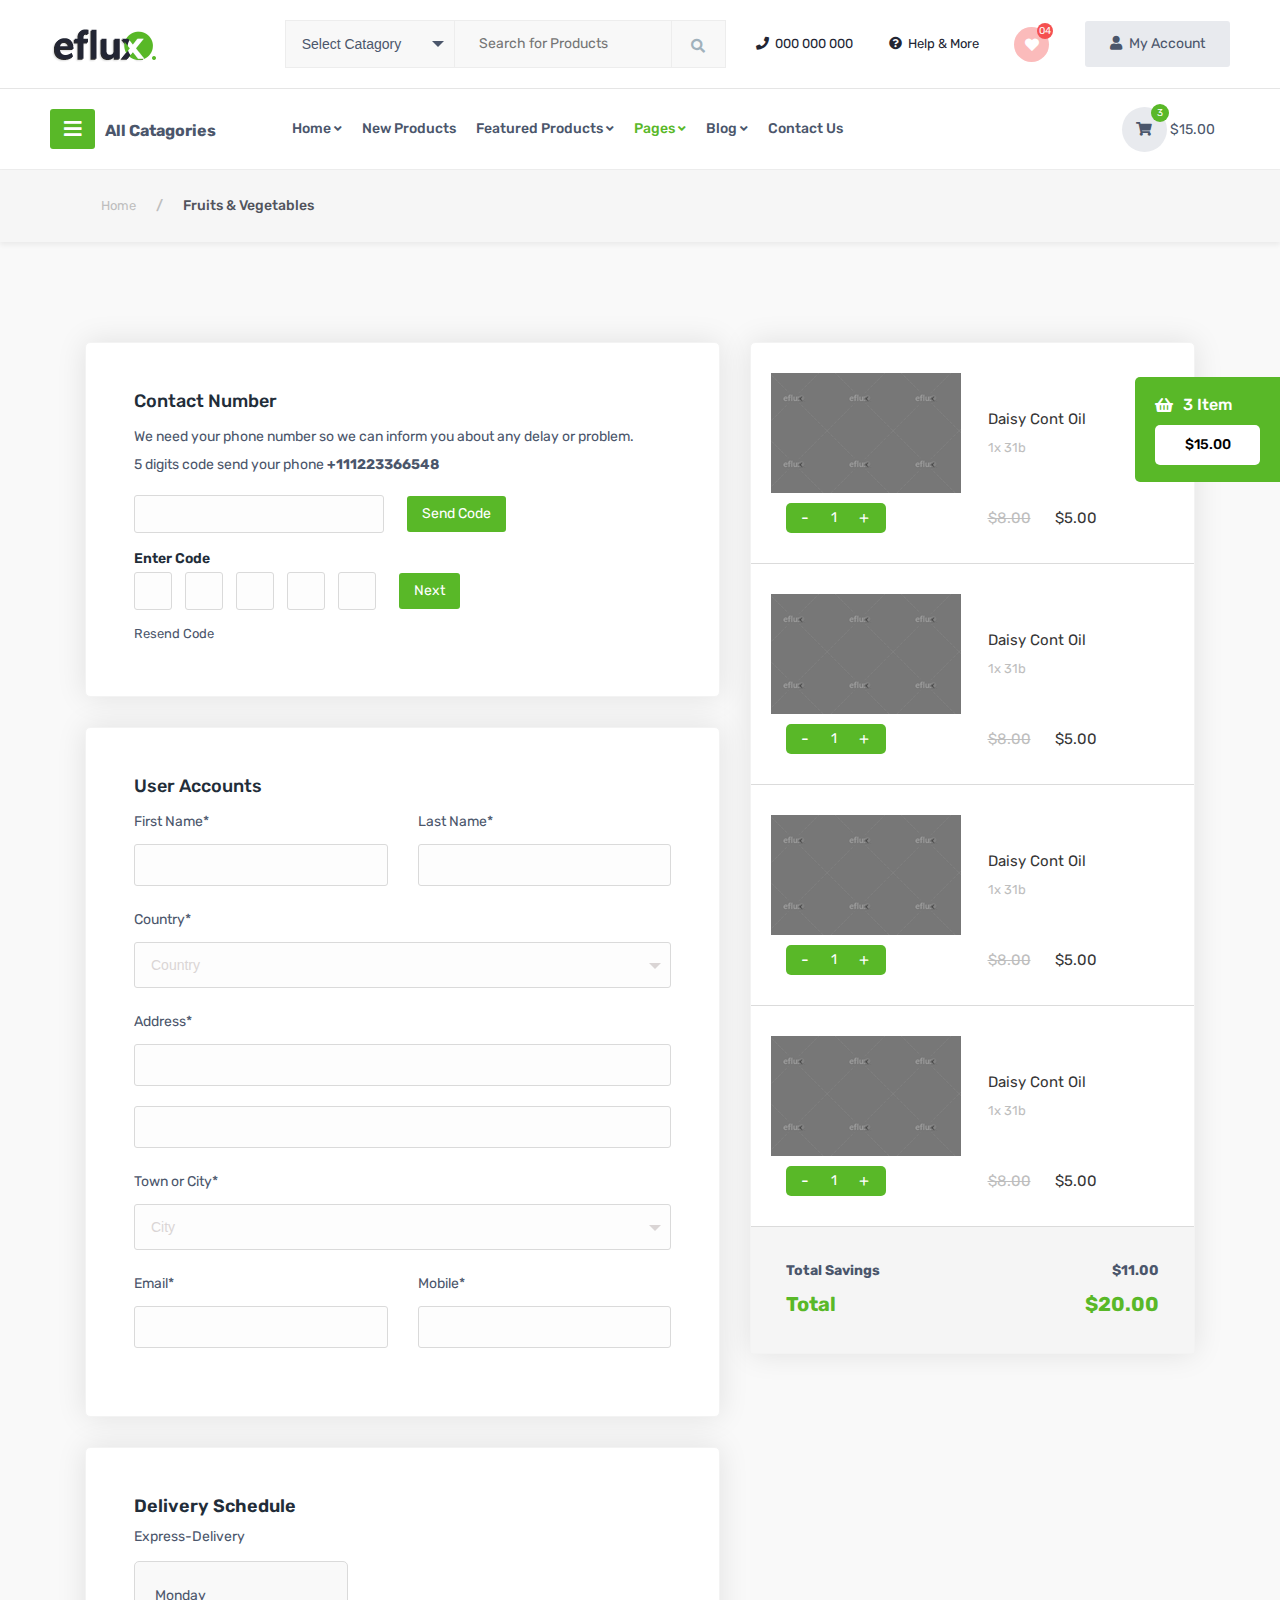
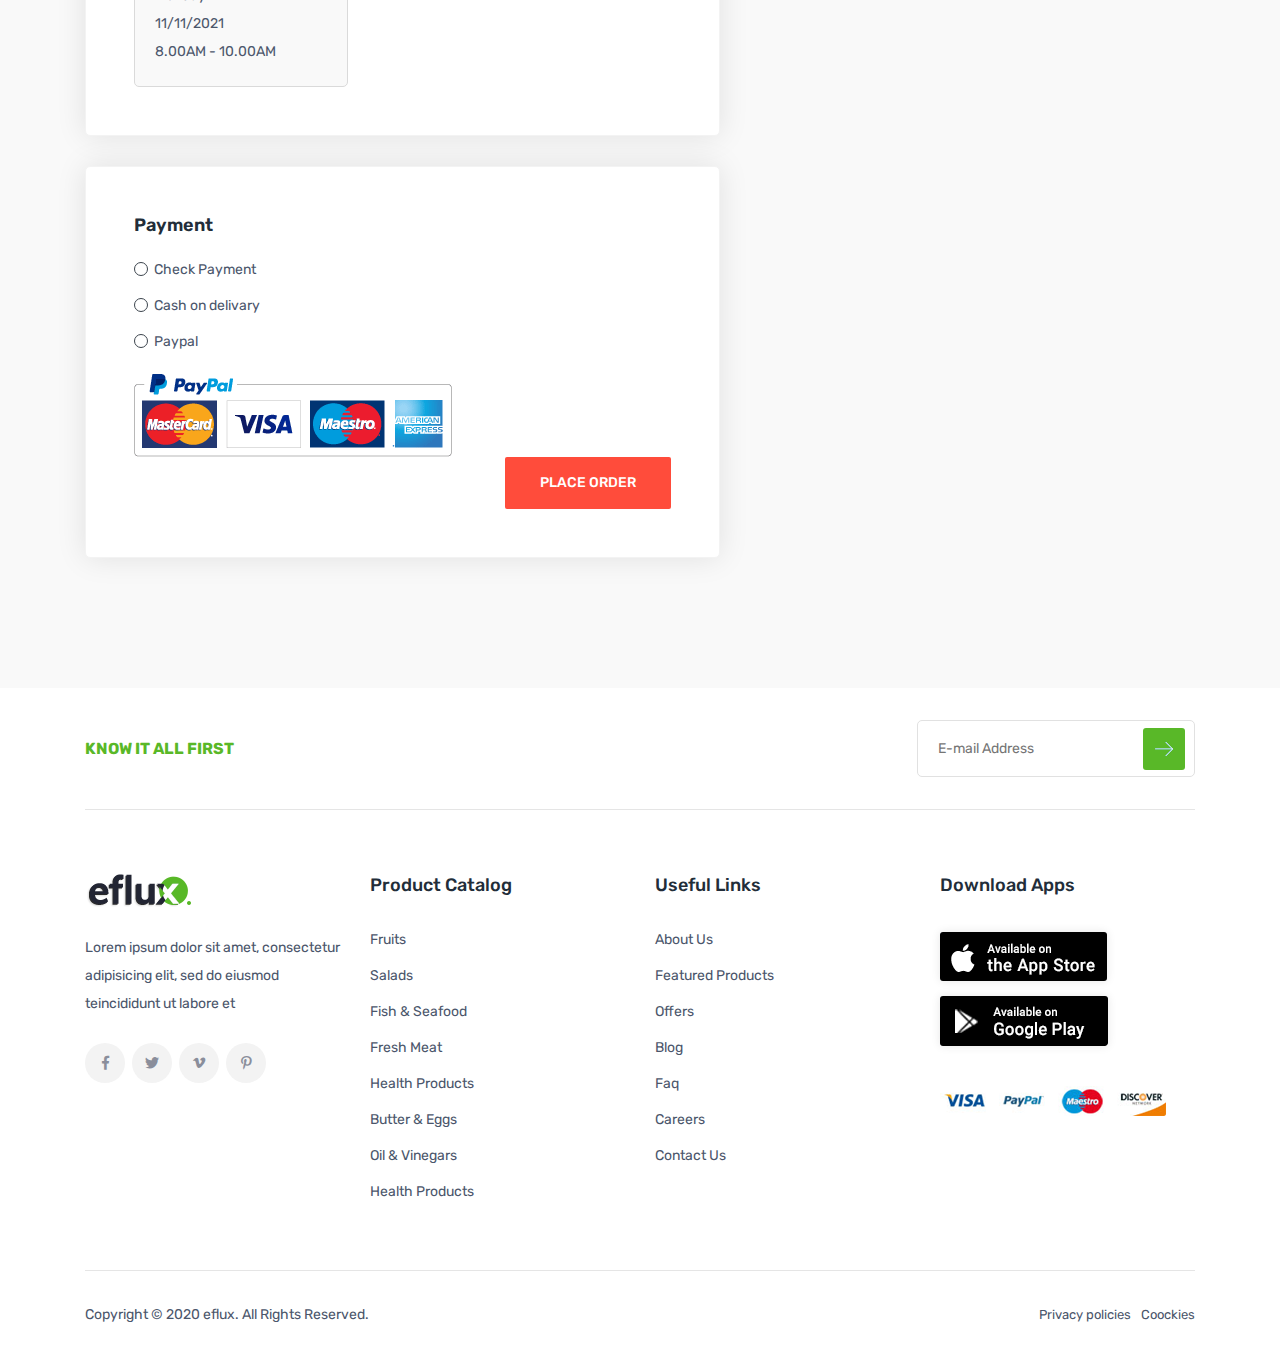
<file: Accounting Final Details/template/checkout.html>
<!DOCTYPE html>
<html lang="en">
<head>
    <meta charset="utf-8">
    <meta http-equiv="X-UA-Compatible" content="IE=edge">
    <meta name="viewport" content="width=device-width, initial-scale=1">
    <title>eflux - Grocery & Organic Supermarket Responsive Template</title>
    <link rel="shortcut icon" type="image/png" href="assets/images/favicon.png" />
    <link rel="stylesheet" href="assets/css/bootstrap.min.css">
    <link rel="stylesheet" href="assets/css/all.min.css">
    <link rel="stylesheet" href="assets/css/animate.css">
    <link rel="stylesheet" href="assets/css/swiper.min.css">
    <link rel="stylesheet" type="text/css" href="assets/css/slick.css">
    <link rel="stylesheet" type="text/css" href="assets/css/slick-theme.css">
    <link rel="stylesheet" href="assets/css/custom-select.css">
    <link rel="stylesheet" href="assets/css/style.css">
</head>
<body id="top-page">
    <a class="position-absolute" href="javascript:void(0)" onclick="cartopen()">
        <div id="sitebar-drawar" class="sitebar-drawar">
            <div class="cart-count d-flex align-items-center">
                <i class="fas fa-shopping-basket"></i>
                <span>3 Item</span>
            </div>
            <div class="total-price">$15.00</div>
        </div>
    </a>

    <!-- admin Modal -->
    <div class="modal fade" id="useradmin1" tabindex="-1" aria-labelledby="useradmin1" aria-hidden="true">
        <div class="modal-dialog modal-dialog-centered">
            <div class="modal-content">
                <div class="modal-body">
                    <div class="header-top-action-dropdown">
                        <ul class="submenu">
                            <li><a href="profile.html">Profile</a></li>
                            <li><a href="#">Sign Out</a></li>
                        </ul>
                    </div>
                </div>
            </div>
        </div>
    </div>

     <!--siteinfo Modal -->
     <div class="modal fade" id="siteinfo1" tabindex="-1" aria-labelledby="siteinfo1" aria-hidden="true">
        <div class="modal-dialog modal-dialog-centered">
            <div class="modal-content">
                <div class="modal-body">
                    <div class="header-top-action-dropdown">
                        <ul>
                            <li class="site-phone"><a href="tel:000-000-000"><i class="fas fa-phone"></i> 000 000 000</a></li>
                            <li class="site-help"><a href="#"><i class="fas fa-question-circle"></i> Help & More</a></li>
                        </ul>
                    </div>
                </div>
            </div>
        </div>
    </div>

     <!--search Modal -->
     <div class="modal fade" id="search-select-id" tabindex="-1" aria-labelledby="search-select-id" aria-hidden="true">
        <div class="modal-dialog modal-dialog-centered">
            <div class="modal-content">
                <div class="modal-body">
                    <div class="select-search-option">
                        <div class="flux-custom-select">
                            <select>
                              <option value="0">Select Catagory</option>
                              <option value="1">Vegetables</option>
                              <option value="2">Fruits</option>
                              <option value="3">Salads</option>
                              <option value="4">Fish & Seafood</option>
                              <option value="5">Fresh Meat</option>
                              <option value="6">Health Product</option>
                              <option value="7">Butter & Eggs</option>
                              <option value="8">Oils & Venegar</option>
                              <option value="9">Frozen Food</option>
                              <option value="10">Jam & Honey</option>
                            </select>
                        </div>
                        <form action="#" class="search-form">
                            <input type="text" name="search" placeholder="Search for Products">
                            <button class="submit-btn"><i class="fas fa-search"></i></button>
                        </form>
                    </div>
                </div>
            </div>
        </div>
    </div>


    <!-- menu modal -->
     <div class="modal fade" id="menu-id" tabindex="-1" aria-labelledby="menu-id" aria-hidden="true">
        <div class="modal-dialog  modal-dialog-centered">
            <div class="modal-content">
                <div class="modal-body">
                    <ul class="menu d-xl-flex flex-wrap pl-0 list-unstyled">
                        <li class="item-has-children"><a data-toggle="collapse" href="#mainmenuid1" role="button" aria-expanded="false" aria-controls="catagory-widget1"><span>Home</span> <i class="fas fa-angle-down"></i></a>
                            <ul class="submenu collapse" id="mainmenuid1">
                                <li><a href="home-default.html">Home Default</a></li>
                                <li><a href="index-icon.html">Home Default2</a></li>
                                <li><a href="index.html">Home Sticky Sidebar</a></li>
                                <li><a href="home-search.html">Home Search</a></li>
                                <li><a href="home-slider.html">Home Slider</a></li>
                                <li><a href="home-slider2.html">Home Slider2</a></li>
                            </ul>
                        </li>
                        <li><a href="#">New Products</a></li>
                        <li><a data-toggle="collapse" href="#megamenu-main" role="button" aria-expanded="false" aria-controls="catagory-widget1"><span>Featured Products</span> <i class="fas fa-angle-down"></i></a>
                            <ul class=" collapse" id="megamenu-main">
                                <li><a data-toggle="collapse" href="#megamenu-main01" role="button" aria-expanded="false" aria-controls="megamenu-main01"><span>Vegetables</span> <i class="fas fa-angle-down"></i></a>
                                    <ul class="submenu collapse" id="megamenu-main01">
                                        <li><a href="product-list.html">Artichoke.</a></li>
                                        <li><a href="product-list.html">Aubergune(eggpiant)</a></li>
                                        <li><a href="product-list.html">Asparagus</a></li>
                                        <li><a href="product-list.html">Broccoflower(a hyrbid)</a></li>
                                    </ul>
                                </li>
                                <li><a data-toggle="collapse" href="#megamenu-main02" role="button" aria-expanded="false" aria-controls="megamenu-main02"><span>Fruits</span> <i class="fas fa-angle-down"></i></a>
                                    <ul class="submenu collapse" id="megamenu-main02">
                                        <li><a href="product-list.html">Artichoke.</a></li>
                                        <li><a href="product-list.html">Aubergune(eggpiant)</a></li>
                                        <li><a href="product-list.html">Asparagus</a></li>
                                        <li><a href="product-list.html">Broccoflower(a hyrbid)</a></li>
                                    </ul>
                                </li>
                                <li><a data-toggle="collapse" href="#megamenu-main03" role="button" aria-expanded="false" aria-controls="megamenu-main03"><span>Salads</span> <i class="fas fa-angle-down"></i></a>
                                    <ul class="submenu collapse" id="megamenu-main03">
                                        <li><a href="product-list.html">Artichoke.</a></li>
                                        <li><a href="product-list.html">Aubergune(eggpiant)</a></li>
                                        <li><a href="product-list.html">Asparagus</a></li>
                                        <li><a href="product-list.html">Broccoflower(a hyrbid)</a></li>
                                    </ul>
                                </li>
                                <li><a data-toggle="collapse" href="#megamenu-main04" role="button" aria-expanded="false" aria-controls="megamenu-main04"><span>Health Care</span> <i class="fas fa-angle-down"></i></a>
                                    <ul class="submenu collapse" id="megamenu-main04">
                                        <li><a href="product-list.html">Artichoke.</a></li>
                                        <li><a href="product-list.html">Aubergune(eggpiant)</a></li>
                                        <li><a href="product-list.html">Asparagus</a></li>
                                        <li><a href="product-list.html">Broccoflower(a hyrbid)</a></li>
                                    </ul>
                                </li>
                            </ul>
                        </li>
                        <li class="item-has-children"><a data-toggle="collapse" href="#mainmenuid2" role="button" aria-expanded="false" aria-controls="mainmenuid2"><span>Pages</span> <i class="fas fa-angle-down"></i></a>
                            <ul class="submenu collapse" id="mainmenuid2">
                                <li><a href="about.html">About</a></li>
                                <li><a href="contact.html">Contact</a></li>
                                <li><a href="product-list.html">Product List</a></li>
                                <li><a href="product-leftsidebar.html">Product leftsidebar</a></li>
                                <li><a href="product-fullwidth.html">Product Fullwidth</a></li>
                                <li><a href="brand-product.html">Brand Page</a></li>
                                <li><a href="product-detail.html">Product Details</a></li>
                                <li><a href="faq.html">FAQ</a></li>
                                <li><a href="checkout.html">Checkout</a></li>
                                <li><a href="user-dashbord.html">User Dashboard</a></li>
                                <li><a href="profile.html">Profile</a></li>
                                <li><a href="track-order.html">Track Order</a></li>
                            </ul>
                        </li>
                        <li class="item-has-children"><a data-toggle="collapse" href="#mainmenuid3" role="button" aria-expanded="false" aria-controls="mainmenuid3"><span>Blog</span> <i class="fas fa-angle-down"></i></a>
                            <ul class="submenu collapse" id="mainmenuid3">
                                <li><a href="blog.html">Blog full width</a></li>
                                <li><a href="blog-rightsidebar.html">Blog Rightsidebar</a></li>
                                <li><a href="single.html">Blog Single</a></li>
                            </ul>
                        </li>
                        <li><a href="contact.html">Contact Us</a></li>
                    </ul>
                </div>
            </div>
        </div>
    </div>



    <!-- sidebar-cart -->
    <div id="sitebar-cart" class="sitebar-cart">
        <div class="sc-head d-flex justify-content-between align-items-center">
            <div class="cart-count"><svg version="1.1"  xmlns="http://www.w3.org/2000/svg" xmlns:xlink="http://www.w3.org/1999/xlink" x="0px" y="0px"
                width="20px" height="20px" viewBox="0 0 472.337 472.336" style="enable-background:new 0 0 472.337 472.336;"
                xml:space="preserve"><path d="M406.113,126.627c0-5.554-4.499-10.05-10.053-10.05h-76.377V91.715C319.684,41.143,278.543,0,227.969,0
                   c-50.573,0-91.713,41.143-91.713,91.715v24.862H70.45c-5.549,0-10.05,4.497-10.05,10.05L3.914,462.284
                   c0,5.554,4.497,10.053,10.055,10.053h444.397c5.554,0,10.057-4.499,10.057-10.053L406.113,126.627z M156.352,91.715
                   c0-39.49,32.13-71.614,71.612-71.614c39.49,0,71.618,32.13,71.618,71.614v24.862h-143.23V91.715z M146.402,214.625
                   c-9.92,0-17.959-8.044-17.959-17.961c0-7.269,4.34-13.5,10.552-16.325v17.994h14.337v-18.237
                   c6.476,2.709,11.031,9.104,11.031,16.568C164.363,206.586,156.319,214.625,146.402,214.625z M310.484,214.625
                   c-9.922,0-17.959-8.044-17.959-17.961c0-7.269,4.341-13.495,10.548-16.325v17.994h14.338v-18.241
                   c6.478,2.714,11.037,9.108,11.037,16.568C328.448,206.586,320.407,214.625,310.484,214.625z"/></svg>
                   <span>3 Item</span>
                </div>
                <span onclick="cartclose()" class="close-icon"><i class="fas fa-times"></i></span>
        </div>
        <div class="cart-product-container">
            <div class="cart-product-item">
                <div class="close-item"><i class="fas fa-times"></i></div>
                <div class="row align-items-center">
                    <div class="col-6 p-0">
                        <div class="thumb">
                            <a href="#"><img src="assets/images/products/cart/01.png" alt="products"></a>
                        </div>
                    </div>
                    <div class="col-6">
                        <div class="product-content">
                            <a onclick="openModal()" class="product-title">Daisy Cont Oil</a>
                            <div class="product-cart-info">
                                1x 31b
                            </div>
                        </div>
                    </div>
                </div>
                <div class="row align-items-center">
                    <div class="col-6">
                        <div class="price-increase-decrese-group d-flex">
                            <span class="decrease-btn">
                                <button type="button"
                                    class="btn quantity-left-minus" data-type="minus" data-field="">-
                                </button> 
                            </span>
                            <input type="text" name="quantity" class="form-controls input-number" value="1">
                            <span class="increase">
                                <button type="button"
                                    class="btn quantity-right-plus" data-type="plus" data-field="">+
                                </button>
                            </span>
                        </div>
                    </div>
                    <div class="col-6">
                        <div class="product-price">
                            <del>$8.00</del><span class="ml-4">$5.00</span>
                        </div>
                    </div>
                </div>
            </div>

            

            <div class="cart-product-item">
                <div class="close-item"><i class="fas fa-times"></i></div>
                <div class="row align-items-center">
                    <div class="col-6 p-0">
                        <div class="thumb">
                            <a href="#"><img src="assets/images//products/cart/02.png" alt="products"></a>
                        </div>
                    </div>
                    <div class="col-6">
                        <div class="product-content">
                            <a onclick="openModal()" class="product-title">Daisy Cont Oil</a>
                            <div class="product-cart-info">
                                1x 31b
                            </div>
                        </div>
                    </div>
                </div>
                <div class="row align-items-center">
                    <div class="col-6">
                        <div class="price-increase-decrese-group d-flex">
                            <span class="decrease-btn">
                                <button type="button"
                                    class="btn quantity-left-minus" data-type="minus" data-field="">-
                                </button> 
                            </span>
                            <input type="text" name="quantity" class="form-controls input-number" value="1">
                            <span class="increase">
                                <button type="button"
                                    class="btn quantity-right-plus" data-type="plus" data-field="">+
                                </button>
                            </span>
                        </div>
                    </div>
                    <div class="col-6">
                        <div class="product-price">
                            <del>$8.00</del><span class="ml-4">$5.00</span>
                        </div>
                    </div>
                </div>
            </div>

            <div class="cart-product-item">
                <div class="close-item"><i class="fas fa-times"></i></div>
                <div class="row align-items-center">
                    <div class="col-6 p-0">
                        <div class="thumb">
                            <a href="#"><img src="assets/images//products/cart/03.png" alt="products"></a>
                        </div>
                    </div>
                    <div class="col-6">
                        <div class="product-content">
                            <a onclick="openModal()" class="product-title">Daisy Cont Oil</a>
                            <div class="product-cart-info">
                                1x 31b
                            </div>
                        </div>
                    </div>
                </div>
                <div class="row align-items-center">
                    <div class="col-6">
                        <div class="price-increase-decrese-group d-flex">
                            <span class="decrease-btn">
                                <button type="button"
                                    class="btn quantity-left-minus" data-type="minus" data-field="">-
                                </button> 
                            </span>
                            <input type="text" name="quantity" class="form-controls input-number" value="1">
                            <span class="increase">
                                <button type="button"
                                    class="btn quantity-right-plus" data-type="plus" data-field="">+
                                </button>
                            </span>
                        </div>
                    </div>
                    <div class="col-6">
                        <div class="product-price">
                            <del>$8.00</del><span class="ml-4">$5.00</span>
                        </div>
                    </div>
                </div>
            </div>
        </div>
        <div class="cart-footer">
            <div class="product-other-charge">
                <p class="d-flex justify-content-between">
                    <span>Delevery charge</span> 
                    <span>$8.00</span>
                </p>
                <a href="#">Do you have a voucher?</a>
            </div>
    
            <div class="cart-total">
                <p class="saving d-flex justify-content-between">
                    <span>Total Savings</span> 
                    <span>$11.00</span>
                </p>
                <p class="total-price d-flex justify-content-between">
                    <span>Total</span> 
                    <span>$35.00</span>
                </p>
                <a href="checkout.html" class="procced-checkout">Prosecced Checkout</a>
            </div>
        </div>
    </div>
   
    <!-- header section start -->
    <header class="header">
        <div class="header-top">
            <div class="mobile-header d-flex justify-content-between align-items-center d-xl-none">
                <div class="all-catagory-option mobile-device">
                    <a class="bar-btn"><i class="fas fa-bars"></i><span class="ml-2 d-none d-md-inline">All Catagories</span></a>
                    <a class="close-btn"><i class="fas fa-times"></i><span class="ml-2 d-none d-md-inline">All Catagories</span></a>
                </div>
                <a href="index.html" class="logo"><img src="assets/images/logo.png" alt="logo"></a>

                <!-- search select -->
                <div class="text-center mobile-search">
                    <button type="button" data-toggle="modal" data-target="#search-select-id"><i class="fas fa-search"></i></button>
                </div>

                <!-- menubar -->
                <div>
                    <button class="menu-bar" type="button" data-toggle="modal" data-target="#menu-id">
                        Home<i class="fas fa-caret-down"></i>
                    </button>
                </div>

            </div>
            <div class="d-none d-xl-flex row align-items-center">
                <div class="col-5 col-md-2">
                    <a href="index.html" class="logo"><img src="assets/images/logo.png" alt="logo"></a>
                </div>
                <div class="col-5 col-md-9 col-lg-5 pl-lg-5">
                    <div class="select-search-option d-none d-md-flex">
                        <div class="flux-custom-select">
                            <select>
                              <option value="0">Select Catagory</option>
                              <option value="1">Vegetables</option>
                              <option value="2">Fruits</option>
                              <option value="3">Salads</option>
                              <option value="4">Fish & Seafood</option>
                              <option value="5">Fresh Meat</option>
                              <option value="6">Health Product</option>
                              <option value="7">Butter & Eggs</option>
                              <option value="8">Oils & Venegar</option>
                              <option value="9">Frozen Food</option>
                              <option value="10">Jam & Honey</option>
                            </select>
                        </div>
                        <form action="#" class="search-form">
                            <input type="text" name="search" placeholder="Search for Products">
                            <button class="submit-btn"><i class="fas fa-search"></i></button>
                        </form>
                    </div>
                </div>
                <div class="col-2 col-md-1 col-lg-5">
                    <ul class="site-action d-none d-lg-flex align-items-center justify-content-between  ml-auto">
                        <li class="site-phone"><a href="tel:000-000-000"><i class="fas fa-phone"></i> 000 000 000</a></li>
                        <li class="site-help"><a href="#"><i class="fas fa-question-circle"></i> Help & More</a></li>
                        <li class="wish-list"><a href="wishlist.html"><i class="fas fa-heart"></i> <span class="count">04</span></a></li>
                        <li class="my-account item-has-children">
                            <a href="#"><i class="fas fa-user mr-1"></i> My Account</a>
                            <ul class="submenu">
                                <li><a href="profile.html">Profile</a></li>
                                <li><a href="#">Sign Out</a></li>
                            </ul>
                        </li>
                        <li class="signin-option d-none"><a onclick="OpenSignUpForm()" href="#"><i class="fas fa-user mr-2"></i>Sign In</a></li>
                    </ul>
                </div>

            </div>
        </div>
        <hr>
        <div class="header-bottom">
            <div class="row m-0 align-items-center">
                <div class="col-md-2 p-0 d-none d-xl-block">
                    <div class="all-catagory-option">
                        <a class="bar-btn"><i class="fas fa-bars"></i>All Catagories</a>
                        <a class="close-btn"><i class="fas fa-times"></i>All Catagories</a>
                    </div>
                </div>
                <div class="col-md-10">
                    <div class="menu-area d-none d-xl-flex justify-content-between align-items-center">
                        <ul class="menu d-xl-flex flex-wrap list-unstyled">
                            <li class="item-has-children"><a href="index.html">Home <i class="fas fa-angle-down"></i></a>
                                <ul class="submenu">
                                    <li><a href="home-default.html">Home Default</a></li>
                                    <li><a href="index-icon.html">Home Default2</a></li>
                                    <li><a href="index.html">Home Sticky Sidebar</a></li>
                                    <li><a href="home-search.html">Home Search</a></li>
                                    <li><a href="home-slider.html">Home Slider</a></li>
                                    <li><a href="home-slider2.html">Home Slider2</a></li>
                                </ul>
                            </li>
                            <li><a href="#">New Products</a></li>
                            <li class="item-has-mega-menu"><a href="#">Featured Products <i class="fas fa-angle-down"></i></a>
                                <div class="mega-menu-container">
                                    <div class="row m-0">
                                        <div class="col-lg-3">
                                            <div class="ctagory-item">
                                                <h6 class="title">Vegetables</h6>
                                                <ul>
                                                    <li><a href="product-list.html">Artichoke.</a></li>
                                                    <li><a href="product-list.html">Aubergune(eggpiant)</a></li>
                                                    <li><a href="product-list.html">Asparagus</a></li>
                                                    <li><a href="product-list.html">Broccoflower(a hyrbid)</a></li>
                                                </ul>
                                            </div>
                                        </div>
                                        <div class="col-lg-3">
                                            <div class="ctagory-item">
                                                <h6 class="title">Frouts</h6>
                                                <ul>
                                                    <li><a href="product-list.html">Artichoke.</a></li>
                                                    <li><a href="product-list.html">Aubergune(eggpiant)</a></li>
                                                    <li><a href="product-list.html">Asparagus</a></li>
                                                    <li><a href="product-list.html">Broccoflower(a hyrbid)</a></li>
                                                </ul>
                                            </div>
                                        </div>
                                        <div class="col-lg-3">
                                            <div class="ctagory-item">
                                                <h6 class="title">Salads</h6>
                                                <ul>
                                                    <li><a href="product-list.html">Artichoke.</a></li>
                                                    <li><a href="product-list.html">Aubergune(eggpiant)</a></li>
                                                    <li><a href="product-list.html">Asparagus</a></li>
                                                    <li><a href="product-list.html">Broccoflower(a hyrbid)</a></li>
                                                </ul>
                                            </div>
                                        </div>
                                        <div class="col-lg-3">
                                            <div class="ctagory-item">
                                                <h6 class="title">Health Care</h6>
                                                <ul>
                                                    <li><a href="product-list.html">Artichoke.</a></li>
                                                    <li><a href="product-list.html">Aubergune(eggpiant)</a></li>
                                                    <li><a href="product-list.html">Asparagus</a></li>
                                                    <li><a href="product-list.html">Broccoflower(a hyrbid)</a></li>
                                                </ul>
                                            </div>
                                        </div>
                                        <div class="col-lg-3">
                                            <div class="ctagory-item">
                                                <h6 class="title">Vegetables</h6>
                                                <ul>
                                                    <li><a href="product-list.html">Artichoke.</a></li>
                                                    <li><a href="product-list.html">Aubergune(eggpiant)</a></li>
                                                    <li><a href="product-list.html">Asparagus</a></li>
                                                    <li><a href="product-list.html">Broccoflower(a hyrbid)</a></li>
                                                </ul>
                                            </div>
                                        </div>
                                        <div class="col-lg-3">
                                            <div class="ctagory-item">
                                                <h6 class="title">Frouts</h6>
                                                <ul>
                                                    <li><a href="product-list.html">Artichoke.</a></li>
                                                    <li><a href="product-list.html">Aubergune(eggpiant)</a></li>
                                                    <li><a href="product-list.html">Asparagus</a></li>
                                                    <li><a href="product-list.html">Broccoflower(a hyrbid)</a></li>
                                                </ul>
                                            </div>
                                        </div>
                                        <div class="col-lg-3">
                                            <div class="ctagory-item">
                                                <h6 class="title">Salads</h6>
                                                <ul>
                                                    <li><a href="product-list.html">Artichoke.</a></li>
                                                    <li><a href="product-list.html">Aubergune(eggpiant)</a></li>
                                                    <li><a href="product-list.html">Asparagus</a></li>
                                                    <li><a href="product-list.html">Broccoflower(a hyrbid)</a></li>
                                                </ul>
                                            </div>
                                        </div>
                                        <div class="col-lg-3">
                                            <div class="ctagory-item">
                                                <h6 class="title">Health Care</h6>
                                                <ul>
                                                    <li><a href="product-list.html">Artichoke.</a></li>
                                                    <li><a href="product-list.html">Aubergune(eggpiant)</a></li>
                                                    <li><a href="product-list.html">Asparagus</a></li>
                                                    <li><a href="product-list.html">Broccoflower(a hyrbid)</a></li>
                                                </ul>
                                            </div>
                                        </div>
                                        <div class="col-lg-3">
                                            <div class="ctagory-item">
                                                <h6 class="title active">Fruits</h6>
                                                <ul>
                                                    <li><a href="product-list.html">Artichoke.</a></li>
                                                    <li><a href="product-list.html">Aubergune(eggpiant)</a></li>
                                                    <li><a class="active" href="product-list.html">Asparagus</a></li>
                                                    <li><a href="product-list.html">Broccoflower(a hyrbid)</a></li>
                                                </ul>
                                            </div>
                                        </div>
                                        <div class="col-lg-3">
                                            <div class="ctagory-item">
                                                <h6 class="title">Vegetables</h6>
                                                <ul>
                                                    <li><a href="product-list.html">Artichoke.</a></li>
                                                    <li><a href="product-list.html">Aubergune(eggpiant)</a></li>
                                                    <li><a href="product-list.html">Asparagus</a></li>
                                                    <li><a href="product-list.html">Broccoflower(a hyrbid)</a></li>
                                                </ul>
                                            </div>
                                        </div>
                                        <div class="col-lg-3">
                                            <div class="ctagory-item">
                                                <h6 class="title">Health Care</h6>
                                                <ul>
                                                    <li><a href="product-list.html">Artichoke.</a></li>
                                                    <li><a href="product-list.html">Aubergune(eggpiant)</a></li>
                                                    <li><a href="product-list.html">Asparagus</a></li>
                                                    <li><a href="product-list.html">Broccoflower(a hyrbid)</a></li>
                                                </ul>
                                            </div>
                                        </div>
                                        <div class="col-lg-3">
                                            <div class="ctagory-item">
                                                <h6 class="title">Fruits</h6>
                                                <ul>
                                                    <li><a href="product-list.html">Artichoke.</a></li>
                                                    <li><a href="product-list.html">Aubergune(eggpiant)</a></li>
                                                    <li><a href="product-list.html">Asparagus</a></li>
                                                    <li><a href="product-list.html">Broccoflower(a hyrbid)</a></li>
                                                </ul>
                                            </div>
                                        </div>
                                    </div>
                                </div>
                            </li>
                            <li class="item-has-children"><a href="index.html">Pages <i class="fas fa-angle-down"></i></a>
                                <ul class="submenu">
                                    <li><a href="about.html">About</a></li>
                                    <li><a href="contact.html">Contact</a></li>
                                    <li><a href="product-list.html">Product List</a></li>
                                    <li><a href="product-leftsidebar.html">Product leftsidebar</a></li>
                                    <li><a href="product-fullwidth.html">Product Fullwidth</a></li>
                                    <li><a href="brand-product.html">Brand Page</a></li>
                                    <li><a href="product-detail.html">Product Details</a></li>
                                    <li><a href="faq.html">FAQ</a></li>
                                    <li><a href="checkout.html">Checkout</a></li>
                                    <li><a href="user-dashbord.html">User Dashboard</a></li>
                                    <li><a href="profile.html">Profile</a></li>
                                    <li><a href="track-order.html">Track Order</a></li>
                                </ul>
                            </li>
                            <li class="item-has-children"><a href="blog.html">Blog <i class="fas fa-angle-down"></i></a>
                                <ul class="submenu">
                                    <li><a href="blog.html">Blog full width</a></li>
                                    <li><a href="blog-rightsidebar.html">Blog Rightsidebar</a></li>
                                    <li><a href="single.html">Blog Single</a></li>
                                </ul>
                            </li>
                            <li><a href="contact.html">Contact Us</a></li>
                        </ul>
                        <ul class="menu-action d-none d-lg-block">
                            <li class="cart-option"><a onclick="cartopen()" href="#"><span class="cart-icon"><i class="fas fa-shopping-cart"></i><span class="count">3</span></span> <span class="cart-amount">$15.00</span></a>
                            </li>
                        </ul>
                    </div>
                </div>
            </div>
        </div>
    </header>
    <!-- header section end -->


    <div class="page-layout">
        <div class="catagory-sidebar-area">
            <div class="catagory-sidebar-area-inner">
                <div class="catagory-sidebar all-catagory-option">
                    <ul class="catagory-submenu">
                        <li><a data-toggle="collapse" href="#catagory-widget1" role="button" aria-expanded="false" aria-controls="catagory-widget1">Vegetables<i class="fas fa-angle-down"></i></a>
                            <ul class="catagory-submenu collapse show" id="catagory-widget1">
                                <li><a href="product-list.html">Artichoke.</a></li>
                                <li><a href="product-list.html">Aubergine (eggplant).</a></li>
                                <li><a href="product-list.html">Asparagus.</a></li>
                                <li><a href="product-list.html">Broccoflower (a hybrid).</a></li>
                                <li><a href="product-list.html">Broccoli (calabrese).</a></li>
                            </ul>
                        </li>
                        <li><a  data-toggle="collapse" href="#catagory-widget2" role="button" aria-expanded="false" aria-controls="catagory-widget2">Fruits<i class="fas fa-angle-down"></i></a>
                            <ul class="catagory-submenu collapse" id="catagory-widget2">
                                <li><a href="product-list.html">Artichoke.</a></li>
                                <li><a href="product-list.html">Aubergine (eggplant).</a></li>
                                <li><a href="product-list.html">Asparagus.</a></li>
                                <li><a href="product-list.html">Broccoflower (a hybrid).</a></li>
                                <li><a href="product-list.html">Broccoli (calabrese).</a></li>
                            </ul>
                        </li>
                        <li><a  data-toggle="collapse" href="#catagory-widget3" role="button" aria-expanded="false" aria-controls="catagory-widget3">Salads<i class="fas fa-angle-down"></i></a>
                            <ul class="catagory-submenu collapse" id="catagory-widget3">
                                <li><a href="product-list.html">Artichoke.</a></li>
                                <li><a href="product-list.html">Aubergine (eggplant).</a></li>
                                <li><a href="product-list.html">Asparagus.</a></li>
                                <li><a href="product-list.html">Broccoflower (a hybrid).</a></li>
                                <li><a href="product-list.html">Broccoli (calabrese).</a></li>
                            </ul>
                        </li>
                        <li><a  data-toggle="collapse" href="#catagory-widget4" role="button" aria-expanded="false" aria-controls="catagory-widget4">Fish & seafood<i class="fas fa-angle-down"></i></a>
                            <ul class="catagory-submenu collapse" id="catagory-widget4">
                                <li><a href="product-list.html">Artichoke.</a></li>
                                <li><a href="product-list.html">Aubergine (eggplant).</a></li>
                                <li><a href="product-list.html">Asparagus.</a></li>
                                <li><a href="product-list.html">Broccoflower (a hybrid).</a></li>
                                <li><a href="product-list.html">Broccoli (calabrese).</a></li>
                            </ul>
                        </li>
                        <li><a  data-toggle="collapse" href="#catagory-widget5" role="button" aria-expanded="false" aria-controls="catagory-widget5">Fresh Meat<i class="fas fa-angle-down"></i></a>
                            <ul class="catagory-submenu collapse" id="catagory-widget5">
                                <li><a href="product-list.html">Artichoke.</a></li>
                                <li><a href="product-list.html">Aubergine (eggplant).</a></li>
                                <li><a href="product-list.html">Asparagus.</a></li>
                                <li><a href="product-list.html">Broccoflower (a hybrid).</a></li>
                                <li><a href="product-list.html">Broccoli (calabrese).</a></li>
                            </ul>
                        </li>
                        <li><a  data-toggle="collapse" href="#catagory-widget6" role="button" aria-expanded="false" aria-controls="catagory-widget6">Health Products<i class="fas fa-angle-down"></i></a>
                            <ul class="catagory-submenu collapse" id="catagory-widget6">
                                <li><a href="product-list.html">Artichoke.</a></li>
                                <li><a href="product-list.html">Aubergine (eggplant).</a></li>
                                <li><a href="product-list.html">Asparagus.</a></li>
                                <li><a href="product-list.html">Broccoflower (a hybrid).</a></li>
                                <li><a href="product-list.html">Broccoli (calabrese).</a></li>
                            </ul>
                        </li>
                        <li><a  data-toggle="collapse" href="#catagory-widget7" role="button" aria-expanded="false" aria-controls="catagory-widget7">Butter & Eggs<i class="fas fa-angle-down"></i></a>
                            <ul class="catagory-submenu collapse" id="catagory-widget7">
                                <li><a href="product-list.html">Artichoke.</a></li>
                                <li><a href="product-list.html">Aubergine (eggplant).</a></li>
                                <li><a href="product-list.html">Asparagus.</a></li>
                                <li><a href="product-list.html">Broccoflower (a hybrid).</a></li>
                                <li><a href="product-list.html">Broccoli (calabrese).</a></li>
                            </ul>
                        </li>
                        <li><a  data-toggle="collapse" href="#catagory-widget8" role="button" aria-expanded="false" aria-controls="catagory-widget8">Oils and Venegar<i class="fas fa-angle-down"></i></a>
                            <ul class="catagory-submenu collapse" id="catagory-widget8">
                                <li><a href="product-list.html">Artichoke.</a></li>
                                <li><a href="product-list.html">Aubergine (eggplant).</a></li>
                                <li><a href="product-list.html">Asparagus.</a></li>
                                <li><a href="product-list.html">Broccoflower (a hybrid).</a></li>
                                <li><a href="product-list.html">Broccoli (calabrese).</a></li>
                            </ul>
                        </li>
                        <li><a  data-toggle="collapse" href="#catagory-widget9" role="button" aria-expanded="false" aria-controls="catagory-widget9">Frozen Food<i class="fas fa-angle-down"></i></a>
                            <ul class="catagory-submenu collapse" id="catagory-widget9">
                                <li><a href="product-list.html">Artichoke.</a></li>
                                <li><a href="product-list.html">Aubergine (eggplant).</a></li>
                                <li><a href="product-list.html">Asparagus.</a></li>
                                <li><a href="product-list.html">Broccoflower (a hybrid).</a></li>
                                <li><a href="product-list.html">Broccoli (calabrese).</a></li>
                            </ul>
                        </li>
                        <li><a  data-toggle="collapse" href="#catagory-widget10" role="button" aria-expanded="false" aria-controls="catagory-widget10">Jam & Honey<i class="fas fa-angle-down"></i></a>
                            <ul class="catagory-submenu collapse" id="catagory-widget10">
                                <li><a href="product-list.html">Artichoke.</a></li>
                                <li><a href="product-list.html">Aubergine (eggplant).</a></li>
                                <li><a href="product-list.html">Asparagus.</a></li>
                                <li><a href="product-list.html">Broccoflower (a hybrid).</a></li>
                                <li><a href="product-list.html">Broccoli (calabrese).</a></li>
                            </ul>
                        </li>
                    </ul>
                </div>
            </div>
        </div>
        <div class="main-content-area">
            <!-- page-header-section start -->
            <div class="page-header-section">
                <div class="container">
                    <div class="row">
                        <div class="col-12 d-flex justify-content-between justify-content-md-start">
                            <ul class="breadcrumb">
                                <li><a href="index.html">Home</a></li>
                                <li><span>/</span></li>
                                <li>Fruits & Vegetables</li>
                            </ul>
                        </div>
                    </div>
                </div>
            </div>
            <!-- page-header-section end -->



            <!-- dashboard-section start -->
            <section class="dashboard-section">
                <div class="container">
                    <div class="row">
                        <div class="col-lg-7">
                            <div class="form-item contact-number-item bg-color-white box-shadow p-3 p-lg-5 border-radius5">
                                <h6>Contact Number</h6>
                                <p>We need your phone number so we can inform you about any delay or problem.<br>5 digits code send your phone <strong>+111223366548</strong></p>
                                <div class="mb-2">
                                    <form action="#" class="send-code-form">
                                        <input type="text" name="code">
                                        <button class="submit" type="submit">Send Code</button>
                                    </form>
                                </div>
                                
                                <div>
                                    <h6>Enter Code</h6>
                                    <form action="#" class="varify-code-form">
                                        <input type="text" name="code">
                                        <input type="text" name="code">
                                        <input type="text" name="code">
                                        <input type="text" name="code">
                                        <input type="text" name="code">
                                        <button class="submit" type="submit">Next</button>
                                        <div>
                                            <a href="#" class="resend-code">Resend Code</a>
                                        </div>
                                    </form>
                                </div>
                            </div>

                            <div class="form-item billing-item bg-color-white box-shadow p-3 p-lg-5 border-radius5">
                                <h6>User Accounts</h6>
                                <form action="#" class="billing-form">
                                    <div class="row">
                                        <div class="col-lg-6">
                                            <div class="input-item">
                                                <label>First Name*</label>
                                                <input type="text" name="name">
                                            </div>
                                        </div>
                                        <div class="col-lg-6">
                                            <div class="input-item">
                                                <label>Last Name*</label>
                                                <input type="text" name="name">
                                            </div>
                                        </div>
                                        <div class="col-lg-12">
                                            <div class="input-item">
                                                <label>Country*</label>
                                                <div class="flux-custom-select">
                                                    <select>
                                                      <option value="0">Country</option>
                                                      <option value="1">USA</option>
                                                      <option value="2"> UK</option>
                                                      <option value="3">Spain</option>
                                                      <option value="4">Italy</option>
                                                      <option value="5">Portgal</option>
                                                    </select>
                                                </div>
                                            </div>
                                        </div>
                                        <div class="col-lg-12">
                                            <div class="input-item">
                                                <label>Address*</label>
                                                <input type="text" name="address">
                                                <input type="text" name="address">
                                            </div>
                                        </div>
                                        <div class="col-lg-12">
                                            <div class="input-item">
                                                <label>Town or City*</label>
                                                <div class="flux-custom-select">
                                                    <select>
                                                      <option value="0">City</option>
                                                      <option value="1">British Columbia</option>
                                                      <option value="2">Manitoba</option>
                                                      <option value="3">New Brunswick</option>
                                                      <option value="4">Nova Scotia</option>
                                                      <option value="5">Ontario</option>
                                                    </select>
                                                </div>
                                            </div>
                                        </div>
                                        <div class="col-lg-6">
                                            <div class="input-item">
                                                <label>Email*</label>
                                                <input type="text" name="email">
                                            </div>
                                        </div>
                                        <div class="col-lg-6">
                                            <div class="input-item">
                                                <label>Mobile*</label>
                                                <input type="text" name="mobile">
                                            </div>
                                        </div>
                                    </div>
                                </form>
                            </div>

                            <div class="form-item time-schedule bg-color-white box-shadow p-3 p-lg-5 border-radius5">
                                <h6>Delivery Schedule</h6>

                                <div class="time-schedule-container">
                                    <p class="title">Express-Delivery</p>
                                    <div class="time-schedule-box">
                                        <ul>
                                            <li>Monday</li>
                                            <li>11/11/2021</li>
                                            <li>8.00AM - 10.00AM</li>
                                        </ul>
                                    </div>
                                </div>
                            </div>

                            <div class="form-item payment-item bg-color-white box-shadow p-3 p-lg-5 border-radius5">
                                <h6>Payment</h6>

                                <form action="#" class="payment-form">
                                    
                                    <div class="input-item radio">
                                        <input type="radio" name="payment" value="check payment">
                                        <label>Check Payment</label>
                                    </div>

                                    <div class="input-item radio">
                                        <input type="radio" name="payment" value="cash on delivary">
                                        <label>Cash on delivary</label>
                                    </div>

                                    <div class="input-item radio">
                                        <input type="radio" name="payment" value="paypal">
                                        <label>Paypal</label>
                                    </div>
                                </form>
                                <div class="payment-image">
                                    <img src="assets/images/payment/01.png" alt="payment">
                                </div>
                                <div class="text-right">
                                    <a href="#" class="place-order-btn">Place Order</a>
                                </div>
                            </div>
                        </div>
                        <div class="col-lg-5">
                            <div class="cart-item sitebar-cart bg-color-white box-shadow p-3 p-lg-5 border-radius5">
                                <div class="cart-product-container">
                                    <div class="cart-product-item">
                                        <div class="row align-items-center">
                                            <div class="col-6 p-0">
                                                <div class="thumb">
                                                    <a onclick="openModal()"><img src="assets/images//products/cart/01.png" alt="products"></a>
                                                </div>
                                            </div>
                                            <div class="col-6">
                                                <div class="product-content">
                                                    <a onclick="openModal()" class="product-title">Daisy Cont Oil</a>
                                                    <div class="product-cart-info">
                                                        1x 31b
                                                    </div>
                                                </div>
                                            </div>
                                        </div>
                                        <div class="row align-items-center">
                                            <div class="col-6">
                                                <div class="price-increase-decrese-group d-flex">
                                                    <span class="decrease-btn">
                                                        <button type="button"
                                                            class="btn quantity-left-minus" data-type="minus" data-field="">-
                                                        </button> 
                                                    </span>
                                                    <input type="text" name="quantity" class="form-controls input-number" value="1">
                                                    <span class="increase">
                                                        <button type="button"
                                                            class="btn quantity-right-plus" data-type="plus" data-field="">+
                                                        </button>
                                                    </span>
                                                </div>
                                            </div>
                                            <div class="col-6">
                                                <div class="product-price">
                                                    <del>$8.00</del><span class="ml-4">$5.00</span>
                                                </div>
                                            </div>
                                        </div>
                                    </div>
                        
                                    <div class="cart-product-item">
                                        <div class="row align-items-center">
                                            <div class="col-6 p-0">
                                                <div class="thumb">
                                                    <a onclick="openModal()"><img src="assets/images//products/cart/02.png" alt="products"></a>
                                                </div>
                                            </div>
                                            <div class="col-6">
                                                <div class="product-content">
                                                    <a onclick="openModal()" class="product-title">Daisy Cont Oil</a>
                                                    <div class="product-cart-info">
                                                        1x 31b
                                                    </div>
                                                </div>
                                            </div>
                                        </div>
                                        <div class="row align-items-center">
                                            <div class="col-6">
                                                <div class="price-increase-decrese-group d-flex">
                                                    <span class="decrease-btn">
                                                        <button type="button"
                                                            class="btn quantity-left-minus" data-type="minus" data-field="">-
                                                        </button> 
                                                    </span>
                                                    <input type="text" name="quantity" class="form-controls input-number" value="1">
                                                    <span class="increase">
                                                        <button type="button"
                                                            class="btn quantity-right-plus" data-type="plus" data-field="">+
                                                        </button>
                                                    </span>
                                                </div>
                                            </div>
                                            <div class="col-6">
                                                <div class="product-price">
                                                    <del>$8.00</del><span class="ml-4">$5.00</span>
                                                </div>
                                            </div>
                                        </div>
                                    </div>
                        
                                    <div class="cart-product-item">
                                        <div class="row align-items-center">
                                            <div class="col-6 p-0">
                                                <div class="thumb">
                                                    <a onclick="openModal()"><img src="assets/images//products/cart/04.png" alt="products"></a>
                                                </div>
                                            </div>
                                            <div class="col-6">
                                                <div class="product-content">
                                                    <a onclick="openModal()" class="product-title">Daisy Cont Oil</a>
                                                    <div class="product-cart-info">
                                                        1x 31b
                                                    </div>
                                                </div>
                                            </div>
                                        </div>
                                        <div class="row align-items-center">
                                            <div class="col-6">
                                                <div class="price-increase-decrese-group d-flex">
                                                    <span class="decrease-btn">
                                                        <button type="button"
                                                            class="btn quantity-left-minus" data-type="minus" data-field="">-
                                                        </button> 
                                                    </span>
                                                    <input type="text" name="quantity" class="form-controls input-number" value="1">
                                                    <span class="increase">
                                                        <button type="button"
                                                            class="btn quantity-right-plus" data-type="plus" data-field="">+
                                                        </button>
                                                    </span>
                                                </div>
                                            </div>
                                            <div class="col-6">
                                                <div class="product-price">
                                                    <del>$8.00</del><span class="ml-4">$5.00</span>
                                                </div>
                                            </div>
                                        </div>
                                    </div>

                                    <div class="cart-product-item">
                                        <div class="row align-items-center">
                                            <div class="col-6 p-0">
                                                <div class="thumb">
                                                    <a onclick="openModal()"><img src="assets/images//products/cart/03.png" alt="products"></a>
                                                </div>
                                            </div>
                                            <div class="col-6">
                                                <div class="product-content">
                                                    <a onclick="openModal()" class="product-title">Daisy Cont Oil</a>
                                                    <div class="product-cart-info">
                                                        1x 31b
                                                    </div>
                                                </div>
                                            </div>
                                        </div>
                                        <div class="row align-items-center">
                                            <div class="col-6">
                                                <div class="price-increase-decrese-group d-flex">
                                                    <span class="decrease-btn">
                                                        <button type="button"
                                                            class="btn quantity-left-minus" data-type="minus" data-field="">-
                                                        </button> 
                                                    </span>
                                                    <input type="text" name="quantity" class="form-controls input-number" value="1">
                                                    <span class="increase">
                                                        <button type="button"
                                                            class="btn quantity-right-plus" data-type="plus" data-field="">+
                                                        </button>
                                                    </span>
                                                </div>
                                            </div>
                                            <div class="col-6">
                                                <div class="product-price">
                                                    <del>$8.00</del><span class="ml-4">$5.00</span>
                                                </div>
                                            </div>
                                        </div>
                                    </div>
                                </div>
                                <div class="cart-footer">
                                    <div class="product-other-charge">
                                        <p class="d-flex justify-content-between">
                                            <span>Delevery charge</span> 
                                            <span>$8.00</span>
                                        </p>
                                        <a href="#">Do you have a voucher?</a>
                                    </div>
                            
                                    <div class="cart-total">
                                        <p class="saving d-flex justify-content-between">
                                            <span>Total Savings</span> 
                                            <span>$11.00</span>
                                        </p>
                                        <p class="total-price d-flex justify-content-between">
                                            <span>Total</span> 
                                            <span>$20.00</span>
                                        </p>
                                    </div>
                                </div>
                            </div>
                        </div>
                    </div>
                </div>
            </section>
            <!-- dashboard-section end -->


            <!-- footer section -->
            <footer class="footer">
                <div class="container">
                    <div class="footer-newsletter">
                            <div class="row align-items-center">
                                <div class="col-md-6 text-center text-md-left mb-3 mb-md-0">
                                    <div class="newsletter-heading">
                                        <h5>Know it all first</h5>
                                    </div>
                                </div>
                                <div class="col-md-6 d-flex justify-content-center justify-content-md-end">
                                    <div class="newsletter-form">
                                        <input type="text" name="email" placeholder="E-mail Address">
                                        <button class="submit-btn">
                                            <svg version="1.1"  xmlns="http://www.w3.org/2000/svg" xmlns:xlink="http://www.w3.org/1999/xlink" x="0px" y="0px" viewBox="0 0 512 512" style="enable-background:new 0 0 512 512;" xml:space="preserve"><path style="fill:#2196F3;" d="M511.189,259.954c1.649-3.989,0.731-8.579-2.325-11.627l-192-192 c-4.237-4.093-10.99-3.975-15.083,0.262c-3.992,4.134-3.992,10.687,0,14.82l173.803,173.803H10.667 C4.776,245.213,0,249.989,0,255.88c0,5.891,4.776,10.667,10.667,10.667h464.917L301.803,440.328 c-4.237,4.093-4.355,10.845-0.262,15.083c4.093,4.237,10.845,4.354,15.083,0.262c0.089-0.086,0.176-0.173,0.262-0.262l192-192 C509.872,262.42,510.655,261.246,511.189,259.954z"/><path d="M309.333,458.546c-5.891,0.011-10.675-4.757-10.686-10.648c-0.005-2.84,1.123-5.565,3.134-7.571L486.251,255.88 L301.781,71.432c-4.093-4.237-3.975-10.99,0.262-15.083c4.134-3.992,10.687-3.992,14.82,0l192,192 c4.164,4.165,4.164,10.917,0,15.083l-192,192C314.865,457.426,312.157,458.546,309.333,458.546z"/><path d="M501.333,266.546H10.667C4.776,266.546,0,261.771,0,255.88c0-5.891,4.776-10.667,10.667-10.667h490.667 c5.891,0,10.667,4.776,10.667,10.667C512,261.771,507.224,266.546,501.333,266.546z"/></svg>
                                        </button>
                                    </div>
                                </div>
                            </div>
                    </div>
                    <div class="footer-top">
                        <div class="row">
                            <div class="col-md-6 col-lg-3">
                                <div class="footer-widget">
                                    <a href="index.html" class="footer-logo"><img src="assets/images/logo.png" alt="logo"></a>
                                    <p>Lorem ipsum dolor sit amet, consectetur adipisicing elit, sed do eiusmod teincididunt ut labore et </p>
                                    <ul class="social-media-list d-flex flex-wrap">
                                        <li><a href="#"><i class="fab fa-facebook-f"></i></a></li>
                                        <li><a href="#"><i class="fab fa-twitter"></i></a></li>
                                        <li><a href="#"><i class="fab fa-vimeo-v"></i></a></li>
                                        <li><a href="#"><i class="fab fa-pinterest-p"></i></a></li>
                                    </ul>
                                </div>
                            </div>

                            <div class="col-md-6 col-lg-3">
                                <div class="footer-widget">
                                    <h5 class="footer-title">Product Catalog</h5>
                                    <div class="widget-wrapper">
                                        <ul>
                                            <li><a href="product-leftsidebar.html">Fruits</a></li>
                                            <li><a href="product-leftsidebar.html">Salads</a></li>
                                            <li><a href="product-leftsidebar.html">Fish & Seafood</a></li>
                                            <li><a href="product-leftsidebar.html">Fresh Meat</a></li>
                                            <li><a href="product-leftsidebar.html">Health Products</a></li>
                                            <li><a href="product-leftsidebar.html">Butter & Eggs</a></li>
                                            <li><a href="product-leftsidebar.html">Oil & Vinegars</a></li>
                                            <li><a href="product-leftsidebar.html">Health Products</a></li>
                                        </ul>
                                    </div>
                                </div>
                            </div>

                            <div class="col-md-6 col-lg-3">
                                <div class="footer-widget">
                                    <h5 class="footer-title">Useful Links</h5>
                                    <div class="widget-wrapper">
                                        <ul>
                                            <li><a href="about.html">About Us</a></li>
                                            <li><a href="product-leftsidebar.html">Featured Products</a></li>
                                            <li><a href="brand-product.html">Offers</a></li>
                                            <li><a href="blog-rightsidebar.html">Blog</a></li>
                                            <li><a href="faq.html">Faq</a></li>
                                            <li><a href="contact.html">Careers</a></li>
                                            <li><a href="contact.html">Contact Us</a></li>
                                        </ul>
                                    </div>
                                </div>
                            </div>

                            <div class="col-md-6 col-lg-3">
                                <div class="footer-widget">
                                    <h5 class="footer-title">Download Apps</h5>
                                    <div class="widget-wrapper">
                                        <div class="apps-store">
                                            <a href=""><img src="assets/images/app-store/apple.png" alt="app"></a>
                                            <a href=""><img src="assets/images/app-store/google.png" alt="app"></a>
                                        </div>
                                        <div class="payment-method d-flex flex-wrap">
                                            <a href="#"><img src="assets/images/payment/visa.png" alt="payment"></a>
                                            <a href="#"><img src="assets/images/payment/paypal.png" alt="payment"></a>
                                            <a href="#"><img src="assets/images/payment/master.png" alt="payment"></a>
                                            <a href="#"><img src="assets/images/payment/discover.png" alt="payment"></a>
                                        </div>
                                    </div>
                                </div>
                            </div>
                        </div>
                    </div>

                    <div class="footer-bottom">
                        <div class="row">
                            <div class="col-md-6 text-center text-md-left mb-3 mb-md-0">
                                <p class="copyright">Copyright &copy; 2020 <a href="">eflux</a>. All Rights Reserved.</p>
                            </div>

                            <div class="col-md-6 d-flex justify-content-center justify-content-md-end">
                                <ul class="footer-menu d-flex flex-wrap">
                                    <li><a href="#">Privacy policies</a></li>
                                    <li><a href="#">Coockies</a></li>
                                </ul>
                            </div>
                        </div>
                    </div>
                </div>
            </footer>
            <!-- footer section -->
        </div>
    </div>


<!-- product-details-popup start -->
<section id="product-details-popup" class="product-details-popup">
    <div class="modal-overlay" onclick="closeModal()"></div></div>
    <div class="container">
        <div class="product-zoom-info-container">
            <div id="closed-modal" class="closed-modal" onclick="closeModal()">X</div>
            <div class="row align-items-center">
                <div class="col-lg-6">
                    <div class="product-zoom-area">
                        <span class="batch">30%</span>
                        <div class="cart-btn-toggle d-lg-none">
                            <span class="cart-btn"><i class="fas fa-shopping-cart"></i> Cart</span>

                            <div class="price-btn">
                                <div class="price-increase-decrese-group d-flex">
                                    <span class="decrease-btn">
                                        <button type="button"
                                            class="btn quantity-left-minus" data-type="minus" data-field="">-
                                        </button> 
                                    </span>
                                    <input type="text" name="quantity" class="form-controls input-number" value="1">
                                    <span class="increase">
                                        <button type="button"
                                            class="btn quantity-right-plus" data-type="plus" data-field="">+
                                        </button>
                                    </span>
                                </div>
                            </div>
                        </div>
                        <div class="product-slick">
                            <div><img src="assets/images/product-detail/01.jpg" alt=""
                                    class="img-fluid blur-up lazyload image_zoom_cls-0"></div>
                            <div><img src="assets/images/product-detail/02.jpg" alt=""
                                    class="img-fluid blur-up lazyload image_zoom_cls-1"></div>
                            <div><img src="assets/images/product-detail/03.jpg" alt=""
                                    class="img-fluid blur-up lazyload image_zoom_cls-2"></div>
                            <div><img src="assets/images/product-detail/01.jpg" alt=""
                                    class="img-fluid blur-up lazyload image_zoom_cls-3"></div>
                            <!-- <div><img src="assets/images/product-detail/02.jpg" alt=""
                                    class="img-fluid blur-up lazyload image_zoom_cls-4"></div> -->
                        </div>
                        <div class="row">
                            <div class="col-12">
                                <div class="slider-nav">
                                    <div><img src="assets/images/product-detail/01.jpg" alt=""
                                            class="img-fluid blur-up lazyload"></div>
                                    <div><img src="assets/images/product-detail/02.jpg" alt=""
                                            class="img-fluid blur-up lazyload"></div>
                                    <div><img src="assets/images/product-detail/03.jpg" alt=""
                                            class="img-fluid blur-up lazyload"></div>
                                    <div><img src="assets/images/product-detail/01.jpg" alt=""
                                            class="img-fluid blur-up lazyload"></div>
                                    <!-- <div><img src="assets/images/product-detail/02.jpg" alt=""
                                            class="img-fluid blur-up lazyload"></div> -->
                                </div>
                            </div>
                        </div>
                    </div>
                </div>
                <div class="col-lg-6">
                    <div class="product-details-content">
                        <a class="wish-link" href="#">
                            <svg aria-hidden="true" focusable="false" data-prefix="fas" data-icon="heart" class="svg-inline--fa fa-heart fa-w-16" xmlns="http://www.w3.org/2000/svg" viewBox="0 0 512 512"><path d="M462.3 62.6C407.5 15.9 326 24.3 275.7 76.2L256 96.5l-19.7-20.3C186.1 24.3 104.5 15.9 49.7 62.6c-62.8 53.6-66.1 149.8-9.9 207.9l193.5 199.8c12.5 12.9 32.8 12.9 45.3 0l193.5-199.8c56.3-58.1 53-154.3-9.8-207.9z"></path></svg>
                        </a>
                        <a href="#" class="cata">Catagory</a>
                        <h2>Product Title Here</h2>
                        <p class="quantity">1kg</p>
                        <h3 class="price">$329 <del>$400</del></h3>
                        <div class="price-increase-decrese-group d-flex">
                            <span class="decrease-btn">
                                <button type="button"
                                    class="btn quantity-left-minus" data-type="minus" data-field="">-
                                </button> 
                            </span>
                            <input type="text" name="quantity" class="form-controls input-number" value="1">
                            <span class="increase">
                                <button type="button"
                                    class="btn quantity-right-plus" data-type="plus" data-field="">+
                                </button>
                            </span>
                        </div>
                        <p>Lorem ipsum dolor sit amet, consectetuer adipiscing elit. Aenean commodo ligula eget dolor. Aenean massa. Cum sociis natoque penas et magnis dis parturient montes, nascetur ridiculus mus. Donec quam felis, ultricies nec, pellentesque eu, pretium quis, sem.</p>
                        <div class="d-flex justify-content-end">
                            <a href="#" class="buy-now">Buy Now</a>
                        </div>
                    </div>
                </div>
            </div>
        </div>
    </div>
</section>
<!-- product-details-popup end -->




    <!-- profile-edit form -->
    <div class="profile-edit modal" id="edit-form1" tabindex="-1" aria-labelledby="edit-form1" aria-hidden="true">
        <div class="modal-dialog">
            <div class="modal-content">
                <div class="profile-edit-container">
                    <div class="head text-center">
                        <h4 class="title">Edit Your Profile</h4>
                        <p>Lorem ipsum dolor sit amet, consectetur adipiscing elit. Maecenas rutrum, <br>augue sit amet ullamcorper mattis</p>
                    </div>
                    <form action="#" class="profile-form">
                        <div class="row">
                            <div class="col-md-6">
                                <div class="input-item">
                                    <label for="name1">Your Name</label>
                                    <input type="text" name="name" id="name1">
                                </div>
                            </div>
                    
                            <div class="col-md-6">
                                <div class="input-item">
                                    <label for="email1">Your Email</label>
                                    <input type="text" name="email" id="email1">
                                </div>
                            </div>
                    
                            <div class="col-md-6">
                                <div class="input-item">
                                    <label for="website1">Your Website</label>
                                    <input type="text" name="website" id="website1">
                                </div>
                            </div>
                    
                            <div class="col-md-6">
                                <div class="input-item">
                                    <label for="mobile1">Your Mobile</label>
                                    <input type="number" name="mobile" id="mobile1">
                                </div>
                            </div>

                            <div class="col-md-6">
                                <div class="input-item">
                                    <label for="city1">City</label>
                                    <input type="text" name="mobile" id="city1">
                                </div>
                            </div>

                            <div class="col-md-6">
                                <div class="input-item">
                                    <label for="state1">State</label>
                                    <input type="text" name="mobile" id="state1">
                                </div>
                            </div>

                            <div class="col-md-6">
                                <div class="input-item">
                                    <label for="zipcode1">Zip Code</label>
                                    <input type="text" name="mobile" id="zipcode1">
                                </div>
                            </div>

                            <div class="col-md-6">
                                <div class="input-item">
                                    <label for="country1">Country</label>
                                    <input type="text" name="mobile" id="country1">
                                </div>
                            </div>
                            <div class="col-md-12">
                                <div class="input-item">
                                    <label>White About Your Self</label>
                                    <textarea></textarea>
                                </div>
                            </div>
                            <div class="col-md-12">
                                <button type='submit' class="submit">Save</button>
                                <button class="cencel" data-dismiss="modal">Cancel</button>
                            </div>
                        </div>
                    </form>
                </div>
            </div>
        </div>
    </div>
    <!-- profile-edit form -->



    <!-- mobile-footer -->
    <div class="mobile-footer d-flex justify-content-between align-items-center d-xl-none">
        <button class="info" type="button" data-toggle="modal" data-target="#siteinfo1"><i class="fas fa-info-circle"></i></button>

        <div class="footer-cart">
            <a onclick="cartopen()" href="#" class="d-flex align-items-center"><span class="cart-icon"><i class="fas fa-shopping-cart"></i><span class="count">3</span></span> <span class="cart-amount ml-2">$560.00</span></a>
        </div>

        <div class="footer-admin-area">
            <button class="user-admin" type="button" data-toggle="modal" data-target="#useradmin1"><i class="fas fa-user"></i></button>
        </div>
    </div>
    <!-- mobile-footer -->
    


    
    

<a href="#top-page" class="to-top js-scroll-trigger"><span><i class="fas fa-arrow-up"></i></span></a>
    <script src='assets/js/jquery.min.js'></script>
    <script src='assets/js/bootstrap.bundle.min.js'></script>
    <script src='assets/js/swiper.min.js'></script>
    <script src="assets/js/slick.js"></script>
    <script src='assets/js/jquery-easeing.min.js'></script>
    <script src='assets/js/scroll-nav.js'></script>
    <script src="assets/js/jquery.elevatezoom.js"></script>
    <script src='assets/js/price-range.js'></script>
    <script src='assets/js/custom-select.js'></script>
    <script src='assets/js/theia-sticky-sidebar.js'></script>
    <script src='assets/js/functions.js'></script>

    
</body>
</html>
</file>
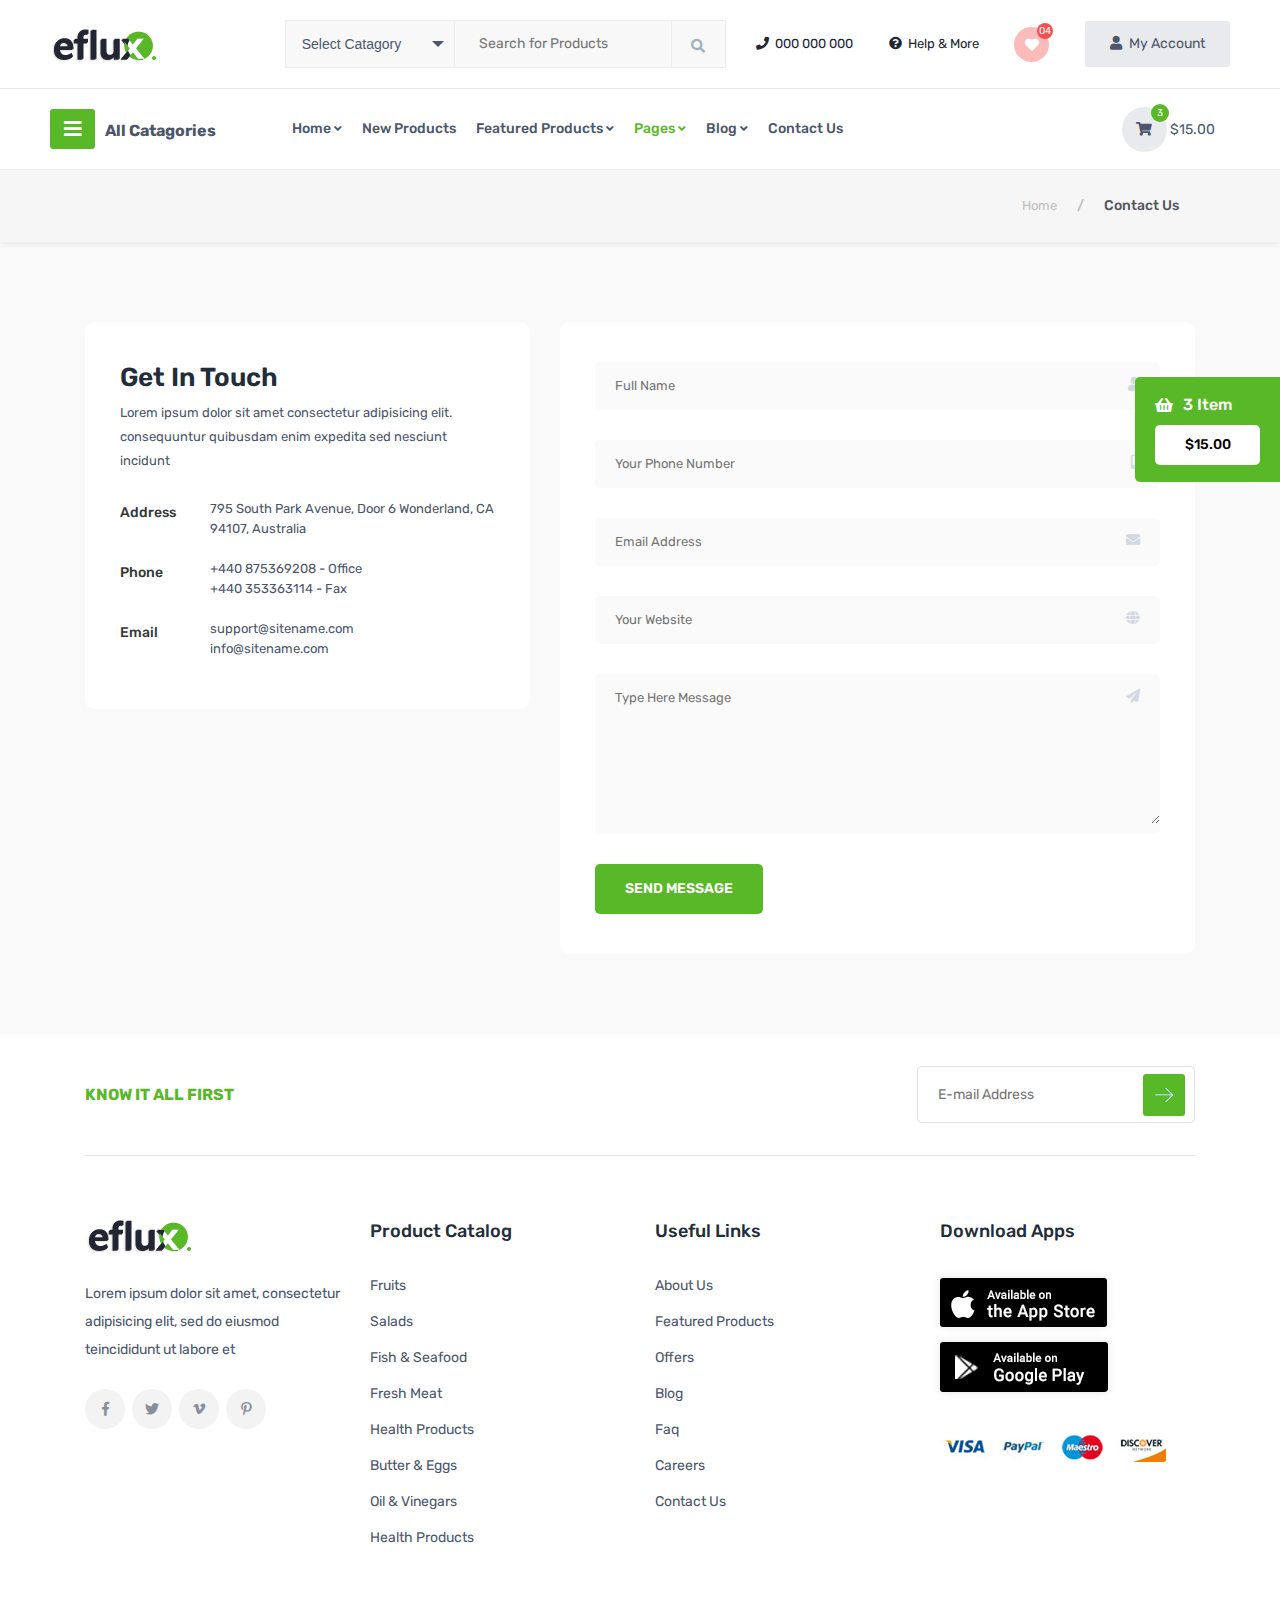
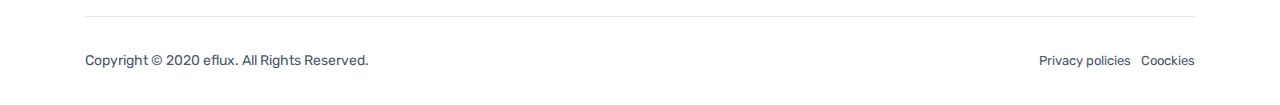
<file: Accounting Final Details/template/contact.html>
<!DOCTYPE html>
<html lang="en">
<head>
    <meta charset="utf-8">
    <meta http-equiv="X-UA-Compatible" content="IE=edge">
    <meta name="viewport" content="width=device-width, initial-scale=1">
    <title>eflux - Grocery & Organic Supermarket Responsive Template</title>
    <link rel="shortcut icon" type="image/png" href="assets/images/favicon.png" />
    <link rel="stylesheet" href="assets/css/bootstrap.min.css">
    <link rel="stylesheet" href="assets/css/all.min.css">
    <link rel="stylesheet" href="assets/css/animate.css">
    <link rel="stylesheet" href="assets/css/swiper.min.css">
    <link rel="stylesheet" type="text/css" href="assets/css/slick.css">
    <link rel="stylesheet" type="text/css" href="assets/css/slick-theme.css">
    <link rel="stylesheet" href="assets/css/custom-select.css">
    <link rel="stylesheet" href="assets/css/style.css">
</head>
<body id="top-page">
    <a class="position-absolute" href="javascript:void(0)" onclick="cartopen()">
        <div id="sitebar-drawar" class="sitebar-drawar">
            <div class="cart-count d-flex align-items-center">
                <i class="fas fa-shopping-basket"></i>
                <span>3 Item</span>
            </div>
            <div class="total-price">$15.00</div>
        </div>
    </a>

    <!-- admin Modal -->
    <div class="modal fade" id="useradmin1" tabindex="-1" aria-labelledby="useradmin1" aria-hidden="true">
        <div class="modal-dialog modal-dialog-centered">
            <div class="modal-content">
                <div class="modal-body">
                    <div class="header-top-action-dropdown">
                        <ul class="submenu">
                            <li><a href="profile.html">Profile</a></li>
                            <li><a href="#">Sign Out</a></li>
                        </ul>
                    </div>
                </div>
            </div>
        </div>
    </div>

     <!--siteinfo Modal -->
     <div class="modal fade" id="siteinfo1" tabindex="-1" aria-labelledby="siteinfo1" aria-hidden="true">
        <div class="modal-dialog modal-dialog-centered">
            <div class="modal-content">
                <div class="modal-body">
                    <div class="header-top-action-dropdown">
                        <ul>
                            <li class="site-phone"><a href="tel:000-000-000"><i class="fas fa-phone"></i> 000 000 000</a></li>
                            <li class="site-help"><a href="#"><i class="fas fa-question-circle"></i> Help & More</a></li>
                        </ul>
                    </div>
                </div>
            </div>
        </div>
    </div>

     <!--search Modal -->
     <div class="modal fade" id="search-select-id" tabindex="-1" aria-labelledby="search-select-id" aria-hidden="true">
        <div class="modal-dialog modal-dialog-centered">
            <div class="modal-content">
                <div class="modal-body">
                    <div class="select-search-option">
                        <div class="flux-custom-select">
                            <select>
                              <option value="0">Select Catagory</option>
                              <option value="1">Vegetables</option>
                              <option value="2">Fruits</option>
                              <option value="3">Salads</option>
                              <option value="4">Fish & Seafood</option>
                              <option value="5">Fresh Meat</option>
                              <option value="6">Health Product</option>
                              <option value="7">Butter & Eggs</option>
                              <option value="8">Oils & Venegar</option>
                              <option value="9">Frozen Food</option>
                              <option value="10">Jam & Honey</option>
                            </select>
                        </div>
                        <form action="#" class="search-form">
                            <input type="text" name="search" placeholder="Search for Products">
                            <button class="submit-btn"><i class="fas fa-search"></i></button>
                        </form>
                    </div>
                </div>
            </div>
        </div>
    </div>


    <!-- menu modal -->
     <div class="modal fade" id="menu-id" tabindex="-1" aria-labelledby="menu-id" aria-hidden="true">
        <div class="modal-dialog  modal-dialog-centered">
            <div class="modal-content">
                <div class="modal-body">
                    <ul class="menu d-xl-flex flex-wrap pl-0 list-unstyled">
                        <li class="item-has-children"><a data-toggle="collapse" href="#mainmenuid1" role="button" aria-expanded="false" aria-controls="catagory-widget1"><span>Home</span> <i class="fas fa-angle-down"></i></a>
                            <ul class="submenu collapse" id="mainmenuid1">
                                <li><a href="home-default.html">Home Default</a></li>
                                <li><a href="index-icon.html">Home Default2</a></li>
                                <li><a href="index.html">Home Sticky Sidebar</a></li>
                                <li><a href="home-search.html">Home Search</a></li>
                                <li><a href="home-slider.html">Home Slider</a></li>
                                <li><a href="home-slider2.html">Home Slider2</a></li>
                            </ul>
                        </li>
                        <li><a href="#">New Products</a></li>
                        <li><a data-toggle="collapse" href="#megamenu-main" role="button" aria-expanded="false" aria-controls="catagory-widget1"><span>Featured Products</span> <i class="fas fa-angle-down"></i></a>
                            <ul class=" collapse" id="megamenu-main">
                                <li><a data-toggle="collapse" href="#megamenu-main01" role="button" aria-expanded="false" aria-controls="megamenu-main01"><span>Vegetables</span> <i class="fas fa-angle-down"></i></a>
                                    <ul class="submenu collapse" id="megamenu-main01">
                                        <li><a href="product-list.html">Artichoke.</a></li>
                                        <li><a href="product-list.html">Aubergune(eggpiant)</a></li>
                                        <li><a href="product-list.html">Asparagus</a></li>
                                        <li><a href="product-list.html">Broccoflower(a hyrbid)</a></li>
                                    </ul>
                                </li>
                                <li><a data-toggle="collapse" href="#megamenu-main02" role="button" aria-expanded="false" aria-controls="megamenu-main02"><span>Fruits</span> <i class="fas fa-angle-down"></i></a>
                                    <ul class="submenu collapse" id="megamenu-main02">
                                        <li><a href="product-list.html">Artichoke.</a></li>
                                        <li><a href="product-list.html">Aubergune(eggpiant)</a></li>
                                        <li><a href="product-list.html">Asparagus</a></li>
                                        <li><a href="product-list.html">Broccoflower(a hyrbid)</a></li>
                                    </ul>
                                </li>
                                <li><a data-toggle="collapse" href="#megamenu-main03" role="button" aria-expanded="false" aria-controls="megamenu-main03"><span>Salads</span> <i class="fas fa-angle-down"></i></a>
                                    <ul class="submenu collapse" id="megamenu-main03">
                                        <li><a href="product-list.html">Artichoke.</a></li>
                                        <li><a href="product-list.html">Aubergune(eggpiant)</a></li>
                                        <li><a href="product-list.html">Asparagus</a></li>
                                        <li><a href="product-list.html">Broccoflower(a hyrbid)</a></li>
                                    </ul>
                                </li>
                                <li><a data-toggle="collapse" href="#megamenu-main04" role="button" aria-expanded="false" aria-controls="megamenu-main04"><span>Health Care</span> <i class="fas fa-angle-down"></i></a>
                                    <ul class="submenu collapse" id="megamenu-main04">
                                        <li><a href="product-list.html">Artichoke.</a></li>
                                        <li><a href="product-list.html">Aubergune(eggpiant)</a></li>
                                        <li><a href="product-list.html">Asparagus</a></li>
                                        <li><a href="product-list.html">Broccoflower(a hyrbid)</a></li>
                                    </ul>
                                </li>
                            </ul>
                        </li>
                        <li class="item-has-children"><a data-toggle="collapse" href="#mainmenuid2" role="button" aria-expanded="false" aria-controls="mainmenuid2"><span>Pages</span> <i class="fas fa-angle-down"></i></a>
                            <ul class="submenu collapse" id="mainmenuid2">
                                <li><a href="about.html">About</a></li>
                                <li><a href="contact.html">Contact</a></li>
                                <li><a href="product-list.html">Product List</a></li>
                                <li><a href="product-leftsidebar.html">Product leftsidebar</a></li>
                                <li><a href="product-fullwidth.html">Product Fullwidth</a></li>
                                <li><a href="brand-product.html">Brand Page</a></li>
                                <li><a href="product-detail.html">Product Details</a></li>
                                <li><a href="faq.html">FAQ</a></li>
                                <li><a href="checkout.html">Checkout</a></li>
                                <li><a href="user-dashbord.html">User Dashboard</a></li>
                                <li><a href="profile.html">Profile</a></li>
                                <li><a href="track-order.html">Track Order</a></li>
                            </ul>
                        </li>
                        <li class="item-has-children"><a data-toggle="collapse" href="#mainmenuid3" role="button" aria-expanded="false" aria-controls="mainmenuid3"><span>Blog</span> <i class="fas fa-angle-down"></i></a>
                            <ul class="submenu collapse" id="mainmenuid3">
                                <li><a href="blog.html">Blog full width</a></li>
                                <li><a href="blog-rightsidebar.html">Blog Rightsidebar</a></li>
                                <li><a href="single.html">Blog Single</a></li>
                            </ul>
                        </li>
                        <li><a href="contact.html">Contact Us</a></li>
                    </ul>
                </div>
            </div>
        </div>
    </div>


    <!-- sidebar-cart -->
    <div id="sitebar-cart" class="sitebar-cart">
        <div class="sc-head d-flex justify-content-between align-items-center">
            <div class="cart-count"><svg version="1.1"  xmlns="http://www.w3.org/2000/svg" xmlns:xlink="http://www.w3.org/1999/xlink" x="0px" y="0px"
                width="20px" height="20px" viewBox="0 0 472.337 472.336" style="enable-background:new 0 0 472.337 472.336;"
                xml:space="preserve"><path d="M406.113,126.627c0-5.554-4.499-10.05-10.053-10.05h-76.377V91.715C319.684,41.143,278.543,0,227.969,0
                   c-50.573,0-91.713,41.143-91.713,91.715v24.862H70.45c-5.549,0-10.05,4.497-10.05,10.05L3.914,462.284
                   c0,5.554,4.497,10.053,10.055,10.053h444.397c5.554,0,10.057-4.499,10.057-10.053L406.113,126.627z M156.352,91.715
                   c0-39.49,32.13-71.614,71.612-71.614c39.49,0,71.618,32.13,71.618,71.614v24.862h-143.23V91.715z M146.402,214.625
                   c-9.92,0-17.959-8.044-17.959-17.961c0-7.269,4.34-13.5,10.552-16.325v17.994h14.337v-18.237
                   c6.476,2.709,11.031,9.104,11.031,16.568C164.363,206.586,156.319,214.625,146.402,214.625z M310.484,214.625
                   c-9.922,0-17.959-8.044-17.959-17.961c0-7.269,4.341-13.495,10.548-16.325v17.994h14.338v-18.241
                   c6.478,2.714,11.037,9.108,11.037,16.568C328.448,206.586,320.407,214.625,310.484,214.625z"/></svg>
                   <span>3 Item</span>
                </div>
                <span onclick="cartclose()" class="close-icon"><i class="fas fa-times"></i></span>
        </div>
        <div class="cart-product-container">
            <div class="cart-product-item">
                <div class="close-item"><i class="fas fa-times"></i></div>
                <div class="row align-items-center">
                    <div class="col-6 p-0">
                        <div class="thumb">
                            <a href="#"><img src="assets/images/products/cart/01.png" alt="products"></a>
                        </div>
                    </div>
                    <div class="col-6">
                        <div class="product-content">
                            <a href="#" class="product-title">Daisy Cont Oil</a>
                            <div class="product-cart-info">
                                1x 31b
                            </div>
                        </div>
                    </div>
                </div>
                <div class="row align-items-center">
                    <div class="col-6">
                        <div class="price-increase-decrese-group d-flex">
                            <span class="decrease-btn">
                                <button type="button"
                                    class="btn quantity-left-minus" data-type="minus" data-field="">-
                                </button> 
                            </span>
                            <input type="text" name="quantity" class="form-controls input-number" value="1">
                            <span class="increase">
                                <button type="button"
                                    class="btn quantity-right-plus" data-type="plus" data-field="">+
                                </button>
                            </span>
                        </div>
                    </div>
                    <div class="col-6">
                        <div class="product-price">
                            <del>$8.00</del><span class="ml-4">$5.00</span>
                        </div>
                    </div>
                </div>
            </div>

            

            <div class="cart-product-item">
                <div class="close-item"><i class="fas fa-times"></i></div>
                <div class="row align-items-center">
                    <div class="col-6 p-0">
                        <div class="thumb">
                            <a href="#"><img src="assets/images//products/cart/02.png" alt="products"></a>
                        </div>
                    </div>
                    <div class="col-6">
                        <div class="product-content">
                            <a href="#" class="product-title">Daisy Cont Oil</a>
                            <div class="product-cart-info">
                                1x 31b
                            </div>
                        </div>
                    </div>
                </div>
                <div class="row align-items-center">
                    <div class="col-6">
                        <div class="price-increase-decrese-group d-flex">
                            <span class="decrease-btn">
                                <button type="button"
                                    class="btn quantity-left-minus" data-type="minus" data-field="">-
                                </button> 
                            </span>
                            <input type="text" name="quantity" class="form-controls input-number" value="1">
                            <span class="increase">
                                <button type="button"
                                    class="btn quantity-right-plus" data-type="plus" data-field="">+
                                </button>
                            </span>
                        </div>
                    </div>
                    <div class="col-6">
                        <div class="product-price">
                            <del>$8.00</del><span class="ml-4">$5.00</span>
                        </div>
                    </div>
                </div>
            </div>

            <div class="cart-product-item">
                <div class="close-item"><i class="fas fa-times"></i></div>
                <div class="row align-items-center">
                    <div class="col-6 p-0">
                        <div class="thumb">
                            <a href="#"><img src="assets/images//products/cart/03.png" alt="products"></a>
                        </div>
                    </div>
                    <div class="col-6">
                        <div class="product-content">
                            <a href="#" class="product-title">Daisy Cont Oil</a>
                            <div class="product-cart-info">
                                1x 31b
                            </div>
                        </div>
                    </div>
                </div>
                <div class="row align-items-center">
                    <div class="col-6">
                        <div class="price-increase-decrese-group d-flex">
                            <span class="decrease-btn">
                                <button type="button"
                                    class="btn quantity-left-minus" data-type="minus" data-field="">-
                                </button> 
                            </span>
                            <input type="text" name="quantity" class="form-controls input-number" value="1">
                            <span class="increase">
                                <button type="button"
                                    class="btn quantity-right-plus" data-type="plus" data-field="">+
                                </button>
                            </span>
                        </div>
                    </div>
                    <div class="col-6">
                        <div class="product-price">
                            <del>$8.00</del><span class="ml-4">$5.00</span>
                        </div>
                    </div>
                </div>
            </div>
        </div>
        <div class="cart-footer">
            <div class="product-other-charge">
                <p class="d-flex justify-content-between">
                    <span>Delevery charge</span> 
                    <span>$8.00</span>
                </p>
                <a href="#">Do you have a voucher?</a>
            </div>
    
            <div class="cart-total">
                <p class="saving d-flex justify-content-between">
                    <span>Total Savings</span> 
                    <span>$11.00</span>
                </p>
                <p class="total-price d-flex justify-content-between">
                    <span>Total</span> 
                    <span>$35.00</span>
                </p>
                <a href="checkout.html" class="procced-checkout">Prosecced Checkout</a>
            </div>
        </div>
    </div>
   
    <!-- header section start -->
    <header class="header">
        <div class="header-top">
            <div class="mobile-header d-flex justify-content-between align-items-center d-xl-none">
                <div class="all-catagory-option mobile-device">
                    <a class="bar-btn"><i class="fas fa-bars"></i><span class="ml-2 d-none d-md-inline">All Catagories</span></a>
                    <a class="close-btn"><i class="fas fa-times"></i><span class="ml-2 d-none d-md-inline">All Catagories</span></a>
                </div>
                <a href="index.html" class="logo"><img src="assets/images/logo.png" alt="logo"></a>

                <!-- search select -->
                <div class="text-center mobile-search">
                    <button type="button" data-toggle="modal" data-target="#search-select-id"><i class="fas fa-search"></i></button>
                </div>

                <!-- menubar -->
                <div>
                    <button class="menu-bar" type="button" data-toggle="modal" data-target="#menu-id">
                        Home<i class="fas fa-caret-down"></i>
                    </button>
                </div>

            </div>
            <div class="d-none d-xl-flex row align-items-center">
                <div class="col-5 col-md-2">
                    <a href="index.html" class="logo"><img src="assets/images/logo.png" alt="logo"></a>
                </div>
                <div class="col-5 col-md-9 col-lg-5 pl-lg-5">
                    <div class="select-search-option d-none d-md-flex">
                        <div class="flux-custom-select">
                            <select>
                              <option value="0">Select Catagory</option>
                              <option value="1">Vegetables</option>
                              <option value="2">Fruits</option>
                              <option value="3">Salads</option>
                              <option value="4">Fish & Seafood</option>
                              <option value="5">Fresh Meat</option>
                              <option value="6">Health Product</option>
                              <option value="7">Butter & Eggs</option>
                              <option value="8">Oils & Venegar</option>
                              <option value="9">Frozen Food</option>
                              <option value="10">Jam & Honey</option>
                            </select>
                        </div>
                        <form action="#" class="search-form">
                            <input type="text" name="search" placeholder="Search for Products">
                            <button class="submit-btn"><i class="fas fa-search"></i></button>
                        </form>
                    </div>
                </div>
                <div class="col-2 col-md-1 col-lg-5">
                    <ul class="site-action d-none d-lg-flex align-items-center justify-content-between  ml-auto">
                        <li class="site-phone"><a href="tel:000-000-000"><i class="fas fa-phone"></i> 000 000 000</a></li>
                        <li class="site-help"><a href="#"><i class="fas fa-question-circle"></i> Help & More</a></li>
                        <li class="wish-list"><a href="wishlist.html"><i class="fas fa-heart"></i> <span class="count">04</span></a></li>
                        <li class="my-account item-has-children">
                            <a href="#"><i class="fas fa-user mr-1"></i> My Account</a>
                            <ul class="submenu">
                                <li><a href="profile.html">Profile</a></li>
                                <li><a href="#">Sign Out</a></li>
                            </ul>
                        </li>
                        <li class="signin-option d-none"><a onclick="OpenSignUpForm()" href="#"><i class="fas fa-user mr-2"></i>Sign In</a></li>
                    </ul>
                </div>

            </div>
        </div>
        <hr>
        <div class="header-bottom">
            <div class="row m-0 align-items-center">
                <div class="col-md-2 p-0 d-none d-xl-block">
                    <div class="all-catagory-option">
                        <a class="bar-btn"><i class="fas fa-bars"></i>All Catagories</a>
                        <a class="close-btn"><i class="fas fa-times"></i>All Catagories</a>
                    </div>
                </div>
                <div class="col-md-10">
                    <div class="menu-area d-none d-xl-flex justify-content-between align-items-center">
                        <ul class="menu d-xl-flex flex-wrap list-unstyled">
                            <li class="item-has-children"><a href="index.html">Home <i class="fas fa-angle-down"></i></a>
                                <ul class="submenu">
                                    <li><a href="home-default.html">Home Default</a></li>
                                    <li><a href="index-icon.html">Home Default2</a></li>
                                    <li><a href="index.html">Home Sticky Sidebar</a></li>
                                    <li><a href="home-search.html">Home Search</a></li>
                                    <li><a href="home-slider.html">Home Slider</a></li>
                                    <li><a href="home-slider2.html">Home Slider2</a></li>
                                </ul>
                            </li>
                            <li><a href="#">New Products</a></li>
                            <li class="item-has-mega-menu"><a href="#">Featured Products <i class="fas fa-angle-down"></i></a>
                                <div class="mega-menu-container">
                                    <div class="row m-0">
                                        <div class="col-lg-3">
                                            <div class="ctagory-item">
                                                <h6 class="title">Vegetables</h6>
                                                <ul>
                                                    <li><a href="product-list.html">Artichoke.</a></li>
                                                    <li><a href="product-list.html">Aubergune(eggpiant)</a></li>
                                                    <li><a href="product-list.html">Asparagus</a></li>
                                                    <li><a href="product-list.html">Broccoflower(a hyrbid)</a></li>
                                                </ul>
                                            </div>
                                        </div>
                                        <div class="col-lg-3">
                                            <div class="ctagory-item">
                                                <h6 class="title">Frouts</h6>
                                                <ul>
                                                    <li><a href="product-list.html">Artichoke.</a></li>
                                                    <li><a href="product-list.html">Aubergune(eggpiant)</a></li>
                                                    <li><a href="product-list.html">Asparagus</a></li>
                                                    <li><a href="product-list.html">Broccoflower(a hyrbid)</a></li>
                                                </ul>
                                            </div>
                                        </div>
                                        <div class="col-lg-3">
                                            <div class="ctagory-item">
                                                <h6 class="title">Salads</h6>
                                                <ul>
                                                    <li><a href="product-list.html">Artichoke.</a></li>
                                                    <li><a href="product-list.html">Aubergune(eggpiant)</a></li>
                                                    <li><a href="product-list.html">Asparagus</a></li>
                                                    <li><a href="product-list.html">Broccoflower(a hyrbid)</a></li>
                                                </ul>
                                            </div>
                                        </div>
                                        <div class="col-lg-3">
                                            <div class="ctagory-item">
                                                <h6 class="title">Health Care</h6>
                                                <ul>
                                                    <li><a href="product-list.html">Artichoke.</a></li>
                                                    <li><a href="product-list.html">Aubergune(eggpiant)</a></li>
                                                    <li><a href="product-list.html">Asparagus</a></li>
                                                    <li><a href="product-list.html">Broccoflower(a hyrbid)</a></li>
                                                </ul>
                                            </div>
                                        </div>
                                        <div class="col-lg-3">
                                            <div class="ctagory-item">
                                                <h6 class="title">Vegetables</h6>
                                                <ul>
                                                    <li><a href="product-list.html">Artichoke.</a></li>
                                                    <li><a href="product-list.html">Aubergune(eggpiant)</a></li>
                                                    <li><a href="product-list.html">Asparagus</a></li>
                                                    <li><a href="product-list.html">Broccoflower(a hyrbid)</a></li>
                                                </ul>
                                            </div>
                                        </div>
                                        <div class="col-lg-3">
                                            <div class="ctagory-item">
                                                <h6 class="title">Frouts</h6>
                                                <ul>
                                                    <li><a href="product-list.html">Artichoke.</a></li>
                                                    <li><a href="product-list.html">Aubergune(eggpiant)</a></li>
                                                    <li><a href="product-list.html">Asparagus</a></li>
                                                    <li><a href="product-list.html">Broccoflower(a hyrbid)</a></li>
                                                </ul>
                                            </div>
                                        </div>
                                        <div class="col-lg-3">
                                            <div class="ctagory-item">
                                                <h6 class="title">Salads</h6>
                                                <ul>
                                                    <li><a href="product-list.html">Artichoke.</a></li>
                                                    <li><a href="product-list.html">Aubergune(eggpiant)</a></li>
                                                    <li><a href="product-list.html">Asparagus</a></li>
                                                    <li><a href="product-list.html">Broccoflower(a hyrbid)</a></li>
                                                </ul>
                                            </div>
                                        </div>
                                        <div class="col-lg-3">
                                            <div class="ctagory-item">
                                                <h6 class="title">Health Care</h6>
                                                <ul>
                                                    <li><a href="product-list.html">Artichoke.</a></li>
                                                    <li><a href="product-list.html">Aubergune(eggpiant)</a></li>
                                                    <li><a href="product-list.html">Asparagus</a></li>
                                                    <li><a href="product-list.html">Broccoflower(a hyrbid)</a></li>
                                                </ul>
                                            </div>
                                        </div>
                                        <div class="col-lg-3">
                                            <div class="ctagory-item">
                                                <h6 class="title active">Fruits</h6>
                                                <ul>
                                                    <li><a href="product-list.html">Artichoke.</a></li>
                                                    <li><a href="product-list.html">Aubergune(eggpiant)</a></li>
                                                    <li><a class="active" href="product-list.html">Asparagus</a></li>
                                                    <li><a href="product-list.html">Broccoflower(a hyrbid)</a></li>
                                                </ul>
                                            </div>
                                        </div>
                                        <div class="col-lg-3">
                                            <div class="ctagory-item">
                                                <h6 class="title">Vegetables</h6>
                                                <ul>
                                                    <li><a href="product-list.html">Artichoke.</a></li>
                                                    <li><a href="product-list.html">Aubergune(eggpiant)</a></li>
                                                    <li><a href="product-list.html">Asparagus</a></li>
                                                    <li><a href="product-list.html">Broccoflower(a hyrbid)</a></li>
                                                </ul>
                                            </div>
                                        </div>
                                        <div class="col-lg-3">
                                            <div class="ctagory-item">
                                                <h6 class="title">Health Care</h6>
                                                <ul>
                                                    <li><a href="product-list.html">Artichoke.</a></li>
                                                    <li><a href="product-list.html">Aubergune(eggpiant)</a></li>
                                                    <li><a href="product-list.html">Asparagus</a></li>
                                                    <li><a href="product-list.html">Broccoflower(a hyrbid)</a></li>
                                                </ul>
                                            </div>
                                        </div>
                                        <div class="col-lg-3">
                                            <div class="ctagory-item">
                                                <h6 class="title">Fruits</h6>
                                                <ul>
                                                    <li><a href="product-list.html">Artichoke.</a></li>
                                                    <li><a href="product-list.html">Aubergune(eggpiant)</a></li>
                                                    <li><a href="product-list.html">Asparagus</a></li>
                                                    <li><a href="product-list.html">Broccoflower(a hyrbid)</a></li>
                                                </ul>
                                            </div>
                                        </div>
                                    </div>
                                </div>
                            </li>
                            <li class="item-has-children"><a href="index.html">Pages <i class="fas fa-angle-down"></i></a>
                                <ul class="submenu">
                                    <li><a href="about.html">About</a></li>
                                    <li><a href="contact.html">Contact</a></li>
                                    <li><a href="product-list.html">Product List</a></li>
                                    <li><a href="product-leftsidebar.html">Product leftsidebar</a></li>
                                    <li><a href="product-fullwidth.html">Product Fullwidth</a></li>
                                    <li><a href="brand-product.html">Brand Page</a></li>
                                    <li><a href="product-detail.html">Product Details</a></li>
                                    <li><a href="faq.html">FAQ</a></li>
                                    <li><a href="checkout.html">Checkout</a></li>
                                    <li><a href="user-dashbord.html">User Dashboard</a></li>
                                    <li><a href="profile.html">Profile</a></li>
                                    <li><a href="track-order.html">Track Order</a></li>
                                </ul>
                            </li>
                            <li class="item-has-children"><a href="blog.html">Blog <i class="fas fa-angle-down"></i></a>
                                <ul class="submenu">
                                    <li><a href="blog.html">Blog full width</a></li>
                                    <li><a href="blog-rightsidebar.html">Blog Rightsidebar</a></li>
                                    <li><a href="single.html">Blog Single</a></li>
                                </ul>
                            </li>
                            <li><a href="contact.html">Contact Us</a></li>
                        </ul>
                        <ul class="menu-action d-none d-lg-block">
                            <li class="cart-option"><a onclick="cartopen()" href="#"><span class="cart-icon"><i class="fas fa-shopping-cart"></i><span class="count">3</span></span> <span class="cart-amount">$15.00</span></a>
                            </li>
                        </ul>
                    </div>
                </div>
            </div>
        </div>
    </header>
    <!-- header section end -->

    <div class="page-layout">
        <div class="catagory-sidebar-area">
            <div class="catagory-sidebar-area-inner">
                <div class="catagory-sidebar all-catagory-option">
                    <ul class="catagory-submenu">
                        <li><a data-toggle="collapse" href="#catagory-widget1" role="button" aria-expanded="false" aria-controls="catagory-widget1">Vegetables<i class="fas fa-angle-down"></i></a>
                            <ul class="catagory-submenu collapse show" id="catagory-widget1">
                                <li><a href="product-list.html">Artichoke.</a></li>
                                <li><a href="product-list.html">Aubergine (eggplant).</a></li>
                                <li><a href="product-list.html">Asparagus.</a></li>
                                <li><a href="product-list.html">Broccoflower (a hybrid).</a></li>
                                <li><a href="product-list.html">Broccoli (calabrese).</a></li>
                            </ul>
                        </li>
                        <li><a  data-toggle="collapse" href="#catagory-widget2" role="button" aria-expanded="false" aria-controls="catagory-widget2">Fruits<i class="fas fa-angle-down"></i></a>
                            <ul class="catagory-submenu collapse" id="catagory-widget2">
                                <li><a href="product-list.html">Artichoke.</a></li>
                                <li><a href="product-list.html">Aubergine (eggplant).</a></li>
                                <li><a href="product-list.html">Asparagus.</a></li>
                                <li><a href="product-list.html">Broccoflower (a hybrid).</a></li>
                                <li><a href="product-list.html">Broccoli (calabrese).</a></li>
                            </ul>
                        </li>
                        <li><a  data-toggle="collapse" href="#catagory-widget3" role="button" aria-expanded="false" aria-controls="catagory-widget3">Salads<i class="fas fa-angle-down"></i></a>
                            <ul class="catagory-submenu collapse" id="catagory-widget3">
                                <li><a href="product-list.html">Artichoke.</a></li>
                                <li><a href="product-list.html">Aubergine (eggplant).</a></li>
                                <li><a href="product-list.html">Asparagus.</a></li>
                                <li><a href="product-list.html">Broccoflower (a hybrid).</a></li>
                                <li><a href="product-list.html">Broccoli (calabrese).</a></li>
                            </ul>
                        </li>
                        <li><a  data-toggle="collapse" href="#catagory-widget4" role="button" aria-expanded="false" aria-controls="catagory-widget4">Fish & seafood<i class="fas fa-angle-down"></i></a>
                            <ul class="catagory-submenu collapse" id="catagory-widget4">
                                <li><a href="product-list.html">Artichoke.</a></li>
                                <li><a href="product-list.html">Aubergine (eggplant).</a></li>
                                <li><a href="product-list.html">Asparagus.</a></li>
                                <li><a href="product-list.html">Broccoflower (a hybrid).</a></li>
                                <li><a href="product-list.html">Broccoli (calabrese).</a></li>
                            </ul>
                        </li>
                        <li><a  data-toggle="collapse" href="#catagory-widget5" role="button" aria-expanded="false" aria-controls="catagory-widget5">Fresh Meat<i class="fas fa-angle-down"></i></a>
                            <ul class="catagory-submenu collapse" id="catagory-widget5">
                                <li><a href="product-list.html">Artichoke.</a></li>
                                <li><a href="product-list.html">Aubergine (eggplant).</a></li>
                                <li><a href="product-list.html">Asparagus.</a></li>
                                <li><a href="product-list.html">Broccoflower (a hybrid).</a></li>
                                <li><a href="product-list.html">Broccoli (calabrese).</a></li>
                            </ul>
                        </li>
                        <li><a  data-toggle="collapse" href="#catagory-widget6" role="button" aria-expanded="false" aria-controls="catagory-widget6">Health Products<i class="fas fa-angle-down"></i></a>
                            <ul class="catagory-submenu collapse" id="catagory-widget6">
                                <li><a href="product-list.html">Artichoke.</a></li>
                                <li><a href="product-list.html">Aubergine (eggplant).</a></li>
                                <li><a href="product-list.html">Asparagus.</a></li>
                                <li><a href="product-list.html">Broccoflower (a hybrid).</a></li>
                                <li><a href="product-list.html">Broccoli (calabrese).</a></li>
                            </ul>
                        </li>
                        <li><a  data-toggle="collapse" href="#catagory-widget7" role="button" aria-expanded="false" aria-controls="catagory-widget7">Butter & Eggs<i class="fas fa-angle-down"></i></a>
                            <ul class="catagory-submenu collapse" id="catagory-widget7">
                                <li><a href="product-list.html">Artichoke.</a></li>
                                <li><a href="product-list.html">Aubergine (eggplant).</a></li>
                                <li><a href="product-list.html">Asparagus.</a></li>
                                <li><a href="product-list.html">Broccoflower (a hybrid).</a></li>
                                <li><a href="product-list.html">Broccoli (calabrese).</a></li>
                            </ul>
                        </li>
                        <li><a  data-toggle="collapse" href="#catagory-widget8" role="button" aria-expanded="false" aria-controls="catagory-widget8">Oils and Venegar<i class="fas fa-angle-down"></i></a>
                            <ul class="catagory-submenu collapse" id="catagory-widget8">
                                <li><a href="product-list.html">Artichoke.</a></li>
                                <li><a href="product-list.html">Aubergine (eggplant).</a></li>
                                <li><a href="product-list.html">Asparagus.</a></li>
                                <li><a href="product-list.html">Broccoflower (a hybrid).</a></li>
                                <li><a href="product-list.html">Broccoli (calabrese).</a></li>
                            </ul>
                        </li>
                        <li><a  data-toggle="collapse" href="#catagory-widget9" role="button" aria-expanded="false" aria-controls="catagory-widget9">Frozen Food<i class="fas fa-angle-down"></i></a>
                            <ul class="catagory-submenu collapse" id="catagory-widget9">
                                <li><a href="product-list.html">Artichoke.</a></li>
                                <li><a href="product-list.html">Aubergine (eggplant).</a></li>
                                <li><a href="product-list.html">Asparagus.</a></li>
                                <li><a href="product-list.html">Broccoflower (a hybrid).</a></li>
                                <li><a href="product-list.html">Broccoli (calabrese).</a></li>
                            </ul>
                        </li>
                        <li><a  data-toggle="collapse" href="#catagory-widget10" role="button" aria-expanded="false" aria-controls="catagory-widget10">Jam & Honey<i class="fas fa-angle-down"></i></a>
                            <ul class="catagory-submenu collapse" id="catagory-widget10">
                                <li><a href="product-list.html">Artichoke.</a></li>
                                <li><a href="product-list.html">Aubergine (eggplant).</a></li>
                                <li><a href="product-list.html">Asparagus.</a></li>
                                <li><a href="product-list.html">Broccoflower (a hybrid).</a></li>
                                <li><a href="product-list.html">Broccoli (calabrese).</a></li>
                            </ul>
                        </li>
                    </ul>
                </div>
            </div>
        </div>
        <div class="main-content-area">
            <!-- page-header-section start -->
            <div class="page-header-section">
                <div class="container">
                    <div class="row">
                        <div class="col-12 d-flex justify-content-between justify-content-md-end">
                            <ul class="breadcrumb">
                                <li><a href="index.html">Home</a></li>
                                <li><span>/</span></li>
                                <li>Contact Us</li>
                            </ul>
                        </div>
                    </div>
                </div>
            </div>
            <!-- page-header-section end -->



            <!-- contact section start -->
            <section class="contact-section section-ptb">
                <div class="container">
                    <div class="row">
                        <div class="col-lg-5 mb-4 mb-lg-0">
                            <div class="contact-info-wrapper">
                                <div class="contact-info">
                                    <h4>Get In Touch</h4>
                                    <p>Lorem ipsum dolor sit amet consectetur adipisicing elit. consequuntur quibusdam enim expedita sed nesciunt incidunt </p>
                                    <ul class="contact-details">
                                        <li>
                                            <span class="title">Address</span>
                                            <span class="desc">795 South Park Avenue, Door 6 Wonderland, CA 94107, Australia</span>
                                        </li>
                                        <li>
                                            <span class="title">Phone</span>
                                            <span class="desc">+440 875369208 - Office <br> +440 353363114 - Fax</span>
                                        </li>
                                        <li>
                                            <span class="title">Email</span>
                                            <span class="desc">support@sitename.com <br> info@sitename.com</span>
                                        </li>
                                    </ul>
                                </div>
                            </div>
                        </div>
                        <div class="col-lg-7">
                            <div class="contact-form-area">
                                <form action="#" class="contact-form">
                                    <div class="input-item">
                                        <input type="text" name="name" placeholder="Full Name">
                                        <i class="fas fa-user"></i>
                                    </div>

                                    <div class="input-item">
                                        <input type="text" name="phone" placeholder="Your Phone Number">
                                        <i class="fas fa-mobile-alt"></i>
                                    </div>

                                    <div class="input-item">
                                        <input type="email" name="email" placeholder="Email Address">
                                        <i class="fas fa-envelope"></i>
                                    </div>

                                    <div class="input-item">
                                        <input type="text" name="website" placeholder="Your Website">
                                        <i class="fas fa-globe"></i>
                                    </div>

                                    <div class="input-item">
                                        <textarea name="message" placeholder="Type Here Message"></textarea>
                                        <i class="fas fa-paper-plane"></i>
                                    </div>
                                    <div>
                                        <button type="submit" class="submit">Send Message</button>
                                    </div>
                                </form>
                            </div>
                        </div>
                    </div>
                </div>
            </section>
            <!-- about section end -->




            <!-- footer section -->
            <footer class="footer">
                <div class="container">
                    <div class="footer-newsletter">
                            <div class="row align-items-center">
                                <div class="col-md-6 text-center text-md-left mb-3 mb-md-0">
                                    <div class="newsletter-heading">
                                        <h5>Know it all first</h5>
                                    </div>
                                </div>
                                <div class="col-md-6 d-flex justify-content-center justify-content-md-end">
                                    <div class="newsletter-form">
                                        <input type="text" name="email" placeholder="E-mail Address">
                                        <button class="submit-btn">
                                            <svg version="1.1"  xmlns="http://www.w3.org/2000/svg" xmlns:xlink="http://www.w3.org/1999/xlink" x="0px" y="0px" viewBox="0 0 512 512" style="enable-background:new 0 0 512 512;" xml:space="preserve"><path style="fill:#2196F3;" d="M511.189,259.954c1.649-3.989,0.731-8.579-2.325-11.627l-192-192 c-4.237-4.093-10.99-3.975-15.083,0.262c-3.992,4.134-3.992,10.687,0,14.82l173.803,173.803H10.667 C4.776,245.213,0,249.989,0,255.88c0,5.891,4.776,10.667,10.667,10.667h464.917L301.803,440.328 c-4.237,4.093-4.355,10.845-0.262,15.083c4.093,4.237,10.845,4.354,15.083,0.262c0.089-0.086,0.176-0.173,0.262-0.262l192-192 C509.872,262.42,510.655,261.246,511.189,259.954z"/><path d="M309.333,458.546c-5.891,0.011-10.675-4.757-10.686-10.648c-0.005-2.84,1.123-5.565,3.134-7.571L486.251,255.88 L301.781,71.432c-4.093-4.237-3.975-10.99,0.262-15.083c4.134-3.992,10.687-3.992,14.82,0l192,192 c4.164,4.165,4.164,10.917,0,15.083l-192,192C314.865,457.426,312.157,458.546,309.333,458.546z"/><path d="M501.333,266.546H10.667C4.776,266.546,0,261.771,0,255.88c0-5.891,4.776-10.667,10.667-10.667h490.667 c5.891,0,10.667,4.776,10.667,10.667C512,261.771,507.224,266.546,501.333,266.546z"/></svg>
                                        </button>
                                    </div>
                                </div>
                            </div>
                    </div>
                    <div class="footer-top">
                        <div class="row">
                            <div class="col-md-6 col-lg-3">
                                <div class="footer-widget">
                                    <a href="index.html" class="footer-logo"><img src="assets/images/logo.png" alt="logo"></a>
                                    <p>Lorem ipsum dolor sit amet, consectetur adipisicing elit, sed do eiusmod teincididunt ut labore et </p>
                                    <ul class="social-media-list d-flex flex-wrap">
                                        <li><a href="#"><i class="fab fa-facebook-f"></i></a></li>
                                        <li><a href="#"><i class="fab fa-twitter"></i></a></li>
                                        <li><a href="#"><i class="fab fa-vimeo-v"></i></a></li>
                                        <li><a href="#"><i class="fab fa-pinterest-p"></i></a></li>
                                    </ul>
                                </div>
                            </div>

                            <div class="col-md-6 col-lg-3">
                                <div class="footer-widget">
                                    <h5 class="footer-title">Product Catalog</h5>
                                    <div class="widget-wrapper">
                                        <ul>
                                            <li><a href="product-leftsidebar.html">Fruits</a></li>
                                            <li><a href="product-leftsidebar.html">Salads</a></li>
                                            <li><a href="product-leftsidebar.html">Fish & Seafood</a></li>
                                            <li><a href="product-leftsidebar.html">Fresh Meat</a></li>
                                            <li><a href="product-leftsidebar.html">Health Products</a></li>
                                            <li><a href="product-leftsidebar.html">Butter & Eggs</a></li>
                                            <li><a href="product-leftsidebar.html">Oil & Vinegars</a></li>
                                            <li><a href="product-leftsidebar.html">Health Products</a></li>
                                        </ul>
                                    </div>
                                </div>
                            </div>

                            <div class="col-md-6 col-lg-3">
                                <div class="footer-widget">
                                    <h5 class="footer-title">Useful Links</h5>
                                    <div class="widget-wrapper">
                                        <ul>
                                            <li><a href="about.html">About Us</a></li>
                                            <li><a href="product-leftsidebar.html">Featured Products</a></li>
                                            <li><a href="brand-product.html">Offers</a></li>
                                            <li><a href="blog-rightsidebar.html">Blog</a></li>
                                            <li><a href="faq.html">Faq</a></li>
                                            <li><a href="contact.html">Careers</a></li>
                                            <li><a href="contact.html">Contact Us</a></li>
                                        </ul>
                                    </div>
                                </div>
                            </div>

                            <div class="col-md-6 col-lg-3">
                                <div class="footer-widget">
                                    <h5 class="footer-title">Download Apps</h5>
                                    <div class="widget-wrapper">
                                        <div class="apps-store">
                                            <a href=""><img src="assets/images/app-store/apple.png" alt="app"></a>
                                            <a href=""><img src="assets/images/app-store/google.png" alt="app"></a>
                                        </div>
                                        <div class="payment-method d-flex flex-wrap">
                                            <a href="#"><img src="assets/images/payment/visa.png" alt="payment"></a>
                                            <a href="#"><img src="assets/images/payment/paypal.png" alt="payment"></a>
                                            <a href="#"><img src="assets/images/payment/master.png" alt="payment"></a>
                                            <a href="#"><img src="assets/images/payment/discover.png" alt="payment"></a>
                                        </div>
                                    </div>
                                </div>
                            </div>
                        </div>
                    </div>

                    <div class="footer-bottom">
                        <div class="row">
                            <div class="col-md-6 text-center text-md-left mb-3 mb-md-0">
                                <p class="copyright">Copyright &copy; 2020 <a href="">eflux</a>. All Rights Reserved.</p>
                            </div>

                            <div class="col-md-6 d-flex justify-content-center justify-content-md-end">
                                <ul class="footer-menu d-flex flex-wrap">
                                    <li><a href="#">Privacy policies</a></li>
                                    <li><a href="#">Coockies</a></li>
                                </ul>
                            </div>
                        </div>
                    </div>
                </div>
            </footer>
            <!-- footer section -->
        </div>
    </div>

    


<!-- product-details-popup start -->
<section id="product-details-popup" class="product-details-popup">
    <div class="modal-overlay" onclick="closeModal()"></div></div>
    <div class="container">
        <div class="product-zoom-info-container">
            <div id="closed-modal" class="closed-modal" onclick="closeModal()">X</div>
            <div class="row align-items-center">
                <div class="col-lg-6">
                    <div class="product-zoom-area">
                        <span class="batch">30%</span>
                        <div class="cart-btn-toggle d-lg-none">
                            <span class="cart-btn"><i class="fas fa-shopping-cart"></i> Cart</span>

                            <div class="price-btn">
                                <div class="price-increase-decrese-group d-flex">
                                    <span class="decrease-btn">
                                        <button type="button"
                                            class="btn quantity-left-minus" data-type="minus" data-field="">-
                                        </button> 
                                    </span>
                                    <input type="text" name="quantity" class="form-controls input-number" value="1">
                                    <span class="increase">
                                        <button type="button"
                                            class="btn quantity-right-plus" data-type="plus" data-field="">+
                                        </button>
                                    </span>
                                </div>
                            </div>
                        </div>
                        <div class="product-slick">
                            <div><img src="assets/images/product-detail/01.jpg" alt=""
                                    class="img-fluid blur-up lazyload image_zoom_cls-0"></div>
                            <div><img src="assets/images/product-detail/02.jpg" alt=""
                                    class="img-fluid blur-up lazyload image_zoom_cls-1"></div>
                            <div><img src="assets/images/product-detail/03.jpg" alt=""
                                    class="img-fluid blur-up lazyload image_zoom_cls-2"></div>
                            <div><img src="assets/images/product-detail/01.jpg" alt=""
                                    class="img-fluid blur-up lazyload image_zoom_cls-3"></div>
                            <!-- <div><img src="assets/images/product-detail/02.jpg" alt=""
                                    class="img-fluid blur-up lazyload image_zoom_cls-4"></div> -->
                        </div>
                        <div class="row">
                            <div class="col-12">
                                <div class="slider-nav">
                                    <div><img src="assets/images/product-detail/01.jpg" alt=""
                                            class="img-fluid blur-up lazyload"></div>
                                    <div><img src="assets/images/product-detail/02.jpg" alt=""
                                            class="img-fluid blur-up lazyload"></div>
                                    <div><img src="assets/images/product-detail/03.jpg" alt=""
                                            class="img-fluid blur-up lazyload"></div>
                                    <div><img src="assets/images/product-detail/01.jpg" alt=""
                                            class="img-fluid blur-up lazyload"></div>
                                    <!-- <div><img src="assets/images/product-detail/02.jpg" alt=""
                                            class="img-fluid blur-up lazyload"></div> -->
                                </div>
                            </div>
                        </div>
                    </div>
                </div>
                <div class="col-lg-6">
                    <div class="product-details-content">
                        <a class="wish-link" href="#">
                            <svg aria-hidden="true" focusable="false" data-prefix="fas" data-icon="heart" class="svg-inline--fa fa-heart fa-w-16" xmlns="http://www.w3.org/2000/svg" viewBox="0 0 512 512"><path d="M462.3 62.6C407.5 15.9 326 24.3 275.7 76.2L256 96.5l-19.7-20.3C186.1 24.3 104.5 15.9 49.7 62.6c-62.8 53.6-66.1 149.8-9.9 207.9l193.5 199.8c12.5 12.9 32.8 12.9 45.3 0l193.5-199.8c56.3-58.1 53-154.3-9.8-207.9z"></path></svg>
                        </a>
                        <a href="#" class="cata">Catagory</a>
                        <h2>Product Title Here</h2>
                        <p class="quantity">1kg</p>
                        <h3 class="price">$329 <del>$400</del></h3>
                        <div class="price-increase-decrese-group d-flex">
                            <span class="decrease-btn">
                                <button type="button"
                                    class="btn quantity-left-minus" data-type="minus" data-field="">-
                                </button> 
                            </span>
                            <input type="text" name="quantity" class="form-controls input-number" value="1">
                            <span class="increase">
                                <button type="button"
                                    class="btn quantity-right-plus" data-type="plus" data-field="">+
                                </button>
                            </span>
                        </div>
                        <p>Lorem ipsum dolor sit amet, consectetuer adipiscing elit. Aenean commodo ligula eget dolor. Aenean massa. Cum sociis natoque penas et magnis dis parturient montes, nascetur ridiculus mus. Donec quam felis, ultricies nec, pellentesque eu, pretium quis, sem.</p>
                        <div class="d-flex justify-content-end">
                            <a href="#" class="buy-now">Buy Now</a>
                        </div>
                    </div>
                </div>
            </div>
        </div>
    </div>
</section>
<!-- product-details-popup end -->


    <!-- login-area -->
    <section id="login-area" class="login-area">
        <div onclick="CloseSignUpForm()" class="overlay"></div>
        <div class="login-body-wrapper">
            <div class="login-body">
                <div class="close-icon" onclick="CloseSignUpForm()">
                    <i class="fas fa-times"></i>
                </div>
                <div class="login-header">
                    <h4>Create Your Account</h4>
                    <p>Login with your email & password</p>
                </div>
                <div class="login-content">
                    <form action="#" class="login-form">
                        <input type="text" name="name" placeholder="Name">
                        <input type="email" name="email" placeholder="Email">
                        <button type="submit" class="submit">Sign Up</button>
                    </form>
                    <div class="text-center seperator">
                        <span>Or</span>
                    </div>
                    <div class="othersignup-option">
                        <a class="facebook" href="#"><i class="fab fa-facebook-square"></i>Continue with Facebook</a>
                        <a class="google" href="#"><i class="fab fa-google-plus"></i>Continue with Google</a>
                    </div>
                    <div class="text-center dont-account py-4">
                        <p class="mb-0">Don't have any account <a href="#">Sing Up</a></p>
                    </div>
                </div>
            </div>
            <div class="forgot-password text-center">
                <p>forgot Passowrd? <a href="#">Reset It</a></p>
            </div>
        </div>
    </section>
    <!-- login-area -->



    <!-- mobile-footer -->
    <div class="mobile-footer d-flex justify-content-between align-items-center d-xl-none">
        <button class="info" type="button" data-toggle="modal" data-target="#siteinfo1"><i class="fas fa-info-circle"></i></button>

        <div class="footer-cart">
            <a onclick="cartopen()" href="#" class="d-flex align-items-center"><span class="cart-icon"><i class="fas fa-shopping-cart"></i><span class="count">3</span></span> <span class="cart-amount ml-2">$560.00</span></a>
        </div>

        <div class="footer-admin-area">
            <!-- <span class="user-admin">
                <i class="fas fa-user"></i>
            </span> -->
            <button class="user-admin" type="button" data-toggle="modal" data-target="#useradmin1"><i class="fas fa-user"></i></button>
        </div>
    </div>
    <!-- mobile-footer -->
    



    

<a href="#top-page" class="to-top js-scroll-trigger"><span><i class="fas fa-arrow-up"></i></span></a>
    <script src='assets/js/jquery.min.js'></script>
    <script src='assets/js/bootstrap.bundle.min.js'></script>
    <script src='assets/js/swiper.min.js'></script>
    <script src="assets/js/slick.js"></script>
    <script src='assets/js/jquery-easeing.min.js'></script>
    <script src='assets/js/scroll-nav.js'></script>
    <script src="assets/js/jquery.elevatezoom.js"></script>
    <script src='assets/js/price-range.js'></script>
    <script src='assets/js/custom-select.js'></script>
    <script src='assets/js/theia-sticky-sidebar.js'></script>
    <script src='assets/js/functions.js'></script>

    
</body>
</html>
</file>
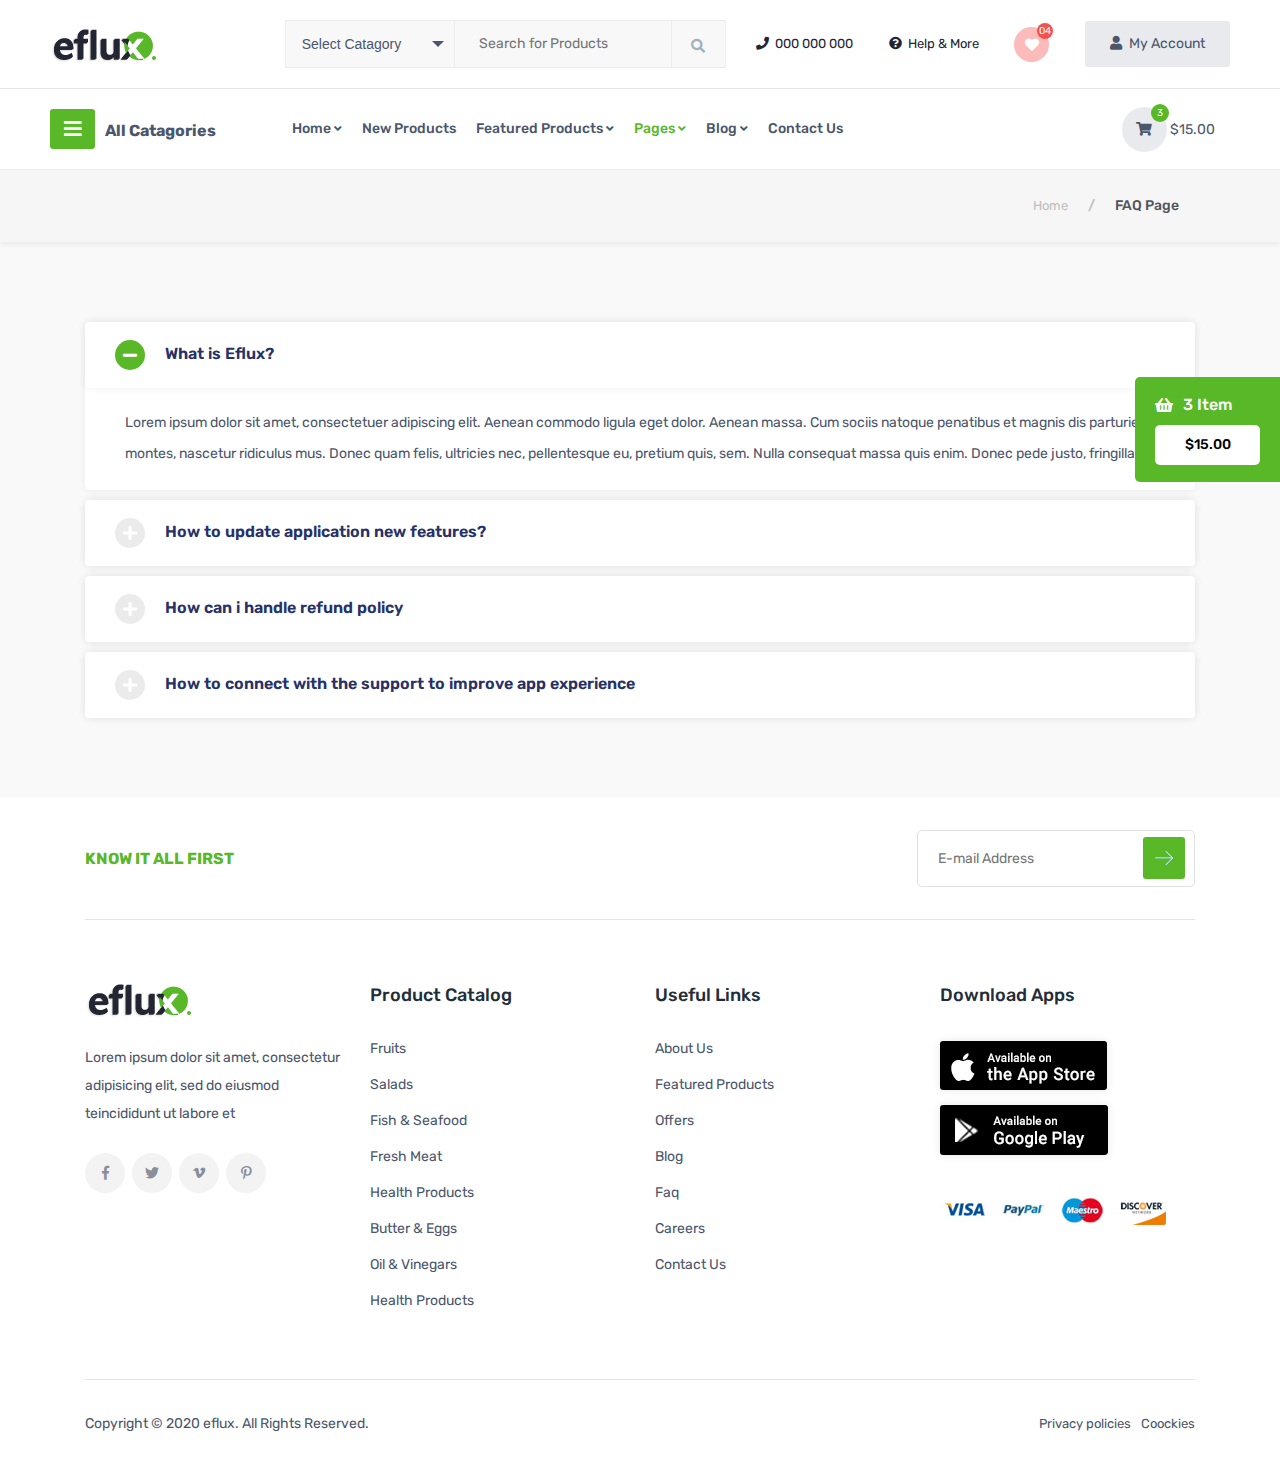
<file: Accounting Final Details/template/faq.html>
<!DOCTYPE html>
<html lang="en">
<head>
    <meta charset="utf-8">
    <meta http-equiv="X-UA-Compatible" content="IE=edge">
    <meta name="viewport" content="width=device-width, initial-scale=1">
    <title>eflux - Grocery & Organic Supermarket Responsive Template</title>
    <link rel="shortcut icon" type="image/png" href="assets/images/favicon.png" />
    <link rel="stylesheet" href="assets/css/bootstrap.min.css">
    <link rel="stylesheet" href="assets/css/all.min.css">
    <link rel="stylesheet" href="assets/css/animate.css">
    <link rel="stylesheet" href="assets/css/swiper.min.css">
    <link rel="stylesheet" type="text/css" href="assets/css/slick.css">
    <link rel="stylesheet" type="text/css" href="assets/css/slick-theme.css">
    <link rel="stylesheet" href="assets/css/custom-select.css">
    <link rel="stylesheet" href="assets/css/style.css">
</head>
<body id="top-page">
    <a class="position-absolute" href="javascript:void(0)" onclick="cartopen()">
        <div id="sitebar-drawar" class="sitebar-drawar">
            <div class="cart-count d-flex align-items-center">
                <i class="fas fa-shopping-basket"></i>
                <span>3 Item</span>
            </div>
            <div class="total-price">$15.00</div>
        </div>
    </a>

    <!-- admin Modal -->
    <div class="modal fade" id="useradmin1" tabindex="-1" aria-labelledby="useradmin1" aria-hidden="true">
        <div class="modal-dialog modal-dialog-centered">
            <div class="modal-content">
                <div class="modal-body">
                    <div class="header-top-action-dropdown">
                        <ul class="submenu">
                            <li><a href="profile.html">Profile</a></li>
                            <li><a href="#">Sign Out</a></li>
                        </ul>
                    </div>
                </div>
            </div>
        </div>
    </div>

     <!--siteinfo Modal -->
    <div class="modal fade" id="siteinfo1" tabindex="-1" aria-labelledby="siteinfo1" aria-hidden="true">
        <div class="modal-dialog modal-dialog-centered">
            <div class="modal-content">
                <div class="modal-body">
                    <div class="header-top-action-dropdown">
                        <ul>
                            <li class="site-phone"><a href="tel:000-000-000"><i class="fas fa-phone"></i> 000 000 000</a></li>
                            <li class="site-help"><a href="#"><i class="fas fa-question-circle"></i> Help & More</a></li>
                        </ul>
                    </div>
                </div>
            </div>
        </div>
    </div>

     <!--search Modal -->
    <div class="modal fade" id="search-select-id" tabindex="-1" aria-labelledby="search-select-id" aria-hidden="true">
        <div class="modal-dialog modal-dialog-centered">
            <div class="modal-content">
                <div class="modal-body">
                    <div class="select-search-option">
                        <div class="flux-custom-select">
                            <select>
                              <option value="0">Select Catagory</option>
                              <option value="1">Vegetables</option>
                              <option value="2">Fruits</option>
                              <option value="3">Salads</option>
                              <option value="4">Fish & Seafood</option>
                              <option value="5">Fresh Meat</option>
                              <option value="6">Health Product</option>
                              <option value="7">Butter & Eggs</option>
                              <option value="8">Oils & Venegar</option>
                              <option value="9">Frozen Food</option>
                              <option value="10">Jam & Honey</option>
                            </select>
                        </div>
                        <form action="#" class="search-form">
                            <input type="text" name="search" placeholder="Search for Products">
                            <button class="submit-btn"><i class="fas fa-search"></i></button>
                        </form>
                    </div>
                </div>
            </div>
        </div>
    </div>


    <!-- menu modal -->
     <div class="modal fade" id="menu-id" tabindex="-1" aria-labelledby="menu-id" aria-hidden="true">
        <div class="modal-dialog  modal-dialog-centered">
            <div class="modal-content">
                <div class="modal-body">
                    <ul class="menu d-xl-flex flex-wrap pl-0 list-unstyled">
                        <li class="item-has-children"><a data-toggle="collapse" href="#mainmenuid1" role="button" aria-expanded="false" aria-controls="catagory-widget1"><span>Home</span> <i class="fas fa-angle-down"></i></a>
                            <ul class="submenu collapse" id="mainmenuid1">
                                <li><a href="home-default.html">Home Default</a></li>
                                <li><a href="index-icon.html">Home Default2</a></li>
                                <li><a href="index.html">Home Sticky Sidebar</a></li>
                                <li><a href="home-search.html">Home Search</a></li>
                                <li><a href="home-slider.html">Home Slider</a></li>
                                <li><a href="home-slider2.html">Home Slider2</a></li>
                            </ul>
                        </li>
                        <li><a href="#">New Products</a></li>
                        <li><a data-toggle="collapse" href="#megamenu-main" role="button" aria-expanded="false" aria-controls="catagory-widget1"><span>Featured Products</span> <i class="fas fa-angle-down"></i></a>
                            <ul class=" collapse" id="megamenu-main">
                                <li><a data-toggle="collapse" href="#megamenu-main01" role="button" aria-expanded="false" aria-controls="megamenu-main01"><span>Vegetables</span> <i class="fas fa-angle-down"></i></a>
                                    <ul class="submenu collapse" id="megamenu-main01">
                                        <li><a href="product-list.html">Artichoke.</a></li>
                                        <li><a href="product-list.html">Aubergune(eggpiant)</a></li>
                                        <li><a href="product-list.html">Asparagus</a></li>
                                        <li><a href="product-list.html">Broccoflower(a hyrbid)</a></li>
                                    </ul>
                                </li>
                                <li><a data-toggle="collapse" href="#megamenu-main02" role="button" aria-expanded="false" aria-controls="megamenu-main02"><span>Fruits</span> <i class="fas fa-angle-down"></i></a>
                                    <ul class="submenu collapse" id="megamenu-main02">
                                        <li><a href="product-list.html">Artichoke.</a></li>
                                        <li><a href="product-list.html">Aubergune(eggpiant)</a></li>
                                        <li><a href="product-list.html">Asparagus</a></li>
                                        <li><a href="product-list.html">Broccoflower(a hyrbid)</a></li>
                                    </ul>
                                </li>
                                <li><a data-toggle="collapse" href="#megamenu-main03" role="button" aria-expanded="false" aria-controls="megamenu-main03"><span>Salads</span> <i class="fas fa-angle-down"></i></a>
                                    <ul class="submenu collapse" id="megamenu-main03">
                                        <li><a href="product-list.html">Artichoke.</a></li>
                                        <li><a href="product-list.html">Aubergune(eggpiant)</a></li>
                                        <li><a href="product-list.html">Asparagus</a></li>
                                        <li><a href="product-list.html">Broccoflower(a hyrbid)</a></li>
                                    </ul>
                                </li>
                                <li><a data-toggle="collapse" href="#megamenu-main04" role="button" aria-expanded="false" aria-controls="megamenu-main04"><span>Health Care</span> <i class="fas fa-angle-down"></i></a>
                                    <ul class="submenu collapse" id="megamenu-main04">
                                        <li><a href="product-list.html">Artichoke.</a></li>
                                        <li><a href="product-list.html">Aubergune(eggpiant)</a></li>
                                        <li><a href="product-list.html">Asparagus</a></li>
                                        <li><a href="product-list.html">Broccoflower(a hyrbid)</a></li>
                                    </ul>
                                </li>
                            </ul>
                        </li>
                        <li class="item-has-children"><a data-toggle="collapse" href="#mainmenuid2" role="button" aria-expanded="false" aria-controls="mainmenuid2"><span>Pages</span> <i class="fas fa-angle-down"></i></a>
                            <ul class="submenu collapse" id="mainmenuid2">
                                <li><a href="about.html">About</a></li>
                                <li><a href="contact.html">Contact</a></li>
                                <li><a href="product-list.html">Product List</a></li>
                                <li><a href="product-leftsidebar.html">Product leftsidebar</a></li>
                                <li><a href="product-fullwidth.html">Product Fullwidth</a></li>
                                <li><a href="brand-product.html">Brand Page</a></li>
                                <li><a href="product-detail.html">Product Details</a></li>
                                <li><a href="faq.html">FAQ</a></li>
                                <li><a href="checkout.html">Checkout</a></li>
                                <li><a href="user-dashbord.html">User Dashboard</a></li>
                                <li><a href="profile.html">Profile</a></li>
                                <li><a href="track-order.html">Track Order</a></li>
                            </ul>
                        </li>
                        <li class="item-has-children"><a data-toggle="collapse" href="#mainmenuid3" role="button" aria-expanded="false" aria-controls="mainmenuid3"><span>Blog</span> <i class="fas fa-angle-down"></i></a>
                            <ul class="submenu collapse" id="mainmenuid3">
                                <li><a href="blog.html">Blog full width</a></li>
                                <li><a href="blog-rightsidebar.html">Blog Rightsidebar</a></li>
                                <li><a href="single.html">Blog Single</a></li>
                            </ul>
                        </li>
                        <li><a href="contact.html">Contact Us</a></li>
                    </ul>
                </div>
            </div>
        </div>
    </div>


    <!-- sidebar-cart -->
    <div id="sitebar-cart" class="sitebar-cart">
        <div class="sc-head d-flex justify-content-between align-items-center">
            <div class="cart-count"><svg version="1.1"  xmlns="http://www.w3.org/2000/svg" xmlns:xlink="http://www.w3.org/1999/xlink" x="0px" y="0px"
                width="20px" height="20px" viewBox="0 0 472.337 472.336" style="enable-background:new 0 0 472.337 472.336;"
                xml:space="preserve"><path d="M406.113,126.627c0-5.554-4.499-10.05-10.053-10.05h-76.377V91.715C319.684,41.143,278.543,0,227.969,0
                   c-50.573,0-91.713,41.143-91.713,91.715v24.862H70.45c-5.549,0-10.05,4.497-10.05,10.05L3.914,462.284
                   c0,5.554,4.497,10.053,10.055,10.053h444.397c5.554,0,10.057-4.499,10.057-10.053L406.113,126.627z M156.352,91.715
                   c0-39.49,32.13-71.614,71.612-71.614c39.49,0,71.618,32.13,71.618,71.614v24.862h-143.23V91.715z M146.402,214.625
                   c-9.92,0-17.959-8.044-17.959-17.961c0-7.269,4.34-13.5,10.552-16.325v17.994h14.337v-18.237
                   c6.476,2.709,11.031,9.104,11.031,16.568C164.363,206.586,156.319,214.625,146.402,214.625z M310.484,214.625
                   c-9.922,0-17.959-8.044-17.959-17.961c0-7.269,4.341-13.495,10.548-16.325v17.994h14.338v-18.241
                   c6.478,2.714,11.037,9.108,11.037,16.568C328.448,206.586,320.407,214.625,310.484,214.625z"/></svg>
                   <span>3 Item</span>
                </div>
                <span onclick="cartclose()" class="close-icon"><i class="fas fa-times"></i></span>
        </div>
        <div class="cart-product-container">
            <div class="cart-product-item">
                <div class="close-item"><i class="fas fa-times"></i></div>
                <div class="row align-items-center">
                    <div class="col-6 p-0">
                        <div class="thumb">
                            <a href="#"><img src="assets/images/products/cart/01.png" alt="products"></a>
                        </div>
                    </div>
                    <div class="col-6">
                        <div class="product-content">
                            <a href="#" class="product-title">Daisy Cont Oil</a>
                            <div class="product-cart-info">
                                1x 31b
                            </div>
                        </div>
                    </div>
                </div>
                <div class="row align-items-center">
                    <div class="col-6">
                        <div class="price-increase-decrese-group d-flex">
                            <span class="decrease-btn">
                                <button type="button"
                                    class="btn quantity-left-minus" data-type="minus" data-field="">-
                                </button> 
                            </span>
                            <input type="text" name="quantity" class="form-controls input-number" value="1">
                            <span class="increase">
                                <button type="button"
                                    class="btn quantity-right-plus" data-type="plus" data-field="">+
                                </button>
                            </span>
                        </div>
                    </div>
                    <div class="col-6">
                        <div class="product-price">
                            <del>$8.00</del><span class="ml-4">$5.00</span>
                        </div>
                    </div>
                </div>
            </div>

            

            <div class="cart-product-item">
                <div class="close-item"><i class="fas fa-times"></i></div>
                <div class="row align-items-center">
                    <div class="col-6 p-0">
                        <div class="thumb">
                            <a href="#"><img src="assets/images//products/cart/02.png" alt="products"></a>
                        </div>
                    </div>
                    <div class="col-6">
                        <div class="product-content">
                            <a href="#" class="product-title">Daisy Cont Oil</a>
                            <div class="product-cart-info">
                                1x 31b
                            </div>
                        </div>
                    </div>
                </div>
                <div class="row align-items-center">
                    <div class="col-6">
                        <div class="price-increase-decrese-group d-flex">
                            <span class="decrease-btn">
                                <button type="button"
                                    class="btn quantity-left-minus" data-type="minus" data-field="">-
                                </button> 
                            </span>
                            <input type="text" name="quantity" class="form-controls input-number" value="1">
                            <span class="increase">
                                <button type="button"
                                    class="btn quantity-right-plus" data-type="plus" data-field="">+
                                </button>
                            </span>
                        </div>
                    </div>
                    <div class="col-6">
                        <div class="product-price">
                            <del>$8.00</del><span class="ml-4">$5.00</span>
                        </div>
                    </div>
                </div>
            </div>

            <div class="cart-product-item">
                <div class="close-item"><i class="fas fa-times"></i></div>
                <div class="row align-items-center">
                    <div class="col-6 p-0">
                        <div class="thumb">
                            <a href="#"><img src="assets/images//products/cart/03.png" alt="products"></a>
                        </div>
                    </div>
                    <div class="col-6">
                        <div class="product-content">
                            <a href="#" class="product-title">Daisy Cont Oil</a>
                            <div class="product-cart-info">
                                1x 31b
                            </div>
                        </div>
                    </div>
                </div>
                <div class="row align-items-center">
                    <div class="col-6">
                        <div class="price-increase-decrese-group d-flex">
                            <span class="decrease-btn">
                                <button type="button"
                                    class="btn quantity-left-minus" data-type="minus" data-field="">-
                                </button> 
                            </span>
                            <input type="text" name="quantity" class="form-controls input-number" value="1">
                            <span class="increase">
                                <button type="button"
                                    class="btn quantity-right-plus" data-type="plus" data-field="">+
                                </button>
                            </span>
                        </div>
                    </div>
                    <div class="col-6">
                        <div class="product-price">
                            <del>$8.00</del><span class="ml-4">$5.00</span>
                        </div>
                    </div>
                </div>
            </div>
        </div>
        <div class="cart-footer">
            <div class="product-other-charge">
                <p class="d-flex justify-content-between">
                    <span>Delevery charge</span> 
                    <span>$8.00</span>
                </p>
                <a href="#">Do you have a voucher?</a>
            </div>
    
            <div class="cart-total">
                <p class="saving d-flex justify-content-between">
                    <span>Total Savings</span> 
                    <span>$11.00</span>
                </p>
                <p class="total-price d-flex justify-content-between">
                    <span>Total</span> 
                    <span>$35.00</span>
                </p>
                <a href="checkout.html" class="procced-checkout">Prosecced Checkout</a>
            </div>
        </div>
    </div>
   
    <!-- header section start -->
    <header class="header">
        <div class="header-top">
            <div class="mobile-header d-flex justify-content-between align-items-center d-xl-none">
                <div class="all-catagory-option mobile-device">
                    <a class="bar-btn"><i class="fas fa-bars"></i><span class="ml-2 d-none d-md-inline">All Catagories</span></a>
                    <a class="close-btn"><i class="fas fa-times"></i><span class="ml-2 d-none d-md-inline">All Catagories</span></a>
                </div>
                <a href="index.html" class="logo"><img src="assets/images/logo.png" alt="logo"></a>

                <!-- search select -->
                <div class="text-center mobile-search">
                    <button type="button" data-toggle="modal" data-target="#search-select-id"><i class="fas fa-search"></i></button>
                </div>

                <!-- menubar -->
                <div>
                    <button class="menu-bar" type="button" data-toggle="modal" data-target="#menu-id">
                        Home<i class="fas fa-caret-down"></i>
                    </button>
                </div>

            </div>
            <div class="d-none d-xl-flex row align-items-center">
                <div class="col-5 col-md-2">
                    <a href="index.html" class="logo"><img src="assets/images/logo.png" alt="logo"></a>
                </div>
                <div class="col-5 col-md-9 col-lg-5 pl-lg-5">
                    <div class="select-search-option d-none d-md-flex">
                        <div class="flux-custom-select">
                            <select>
                              <option value="0">Select Catagory</option>
                              <option value="1">Vegetables</option>
                              <option value="2">Fruits</option>
                              <option value="3">Salads</option>
                              <option value="4">Fish & Seafood</option>
                              <option value="5">Fresh Meat</option>
                              <option value="6">Health Product</option>
                              <option value="7">Butter & Eggs</option>
                              <option value="8">Oils & Venegar</option>
                              <option value="9">Frozen Food</option>
                              <option value="10">Jam & Honey</option>
                            </select>
                        </div>
                        <form action="#" class="search-form">
                            <input type="text" name="search" placeholder="Search for Products">
                            <button class="submit-btn"><i class="fas fa-search"></i></button>
                        </form>
                    </div>
                </div>
                <div class="col-2 col-md-1 col-lg-5">
                    <ul class="site-action d-none d-lg-flex align-items-center justify-content-between  ml-auto">
                        <li class="site-phone"><a href="tel:000-000-000"><i class="fas fa-phone"></i> 000 000 000</a></li>
                        <li class="site-help"><a href="#"><i class="fas fa-question-circle"></i> Help & More</a></li>
                        <li class="wish-list"><a href="wishlist.html"><i class="fas fa-heart"></i> <span class="count">04</span></a></li>
                        <li class="my-account item-has-children">
                            <a href="#"><i class="fas fa-user mr-1"></i> My Account</a>
                            <ul class="submenu">
                                <li><a href="profile.html">Profile</a></li>
                                <li><a href="#">Sign Out</a></li>
                            </ul>
                        </li>
                        <li class="signin-option d-none"><a onclick="OpenSignUpForm()" href="#"><i class="fas fa-user mr-2"></i>Sign In</a></li>
                    </ul>
                </div>

            </div>
        </div>
        <hr>
        <div class="header-bottom">
            <div class="row m-0 align-items-center">
                <div class="col-md-2 p-0 d-none d-xl-block">
                    <div class="all-catagory-option">
                        <a class="bar-btn"><i class="fas fa-bars"></i>All Catagories</a>
                        <a class="close-btn"><i class="fas fa-times"></i>All Catagories</a>
                    </div>
                </div>
                <div class="col-md-10">
                    <div class="menu-area d-none d-xl-flex justify-content-between align-items-center">
                        <ul class="menu d-xl-flex flex-wrap list-unstyled">
                            <li class="item-has-children"><a href="index.html">Home <i class="fas fa-angle-down"></i></a>
                                <ul class="submenu">
                                    <li><a href="home-default.html">Home Default</a></li>
                                    <li><a href="index-icon.html">Home Default2</a></li>
                                    <li><a href="index.html">Home Sticky Sidebar</a></li>
                                    <li><a href="home-search.html">Home Search</a></li>
                                    <li><a href="home-slider.html">Home Slider</a></li>
                                    <li><a href="home-slider2.html">Home Slider2</a></li>
                                </ul>
                            </li>
                            <li><a href="#">New Products</a></li>
                            <li class="item-has-mega-menu"><a href="#">Featured Products <i class="fas fa-angle-down"></i></a>
                                <div class="mega-menu-container">
                                    <div class="row m-0">
                                        <div class="col-lg-3">
                                            <div class="ctagory-item">
                                                <h6 class="title">Vegetables</h6>
                                                <ul>
                                                    <li><a href="product-list.html">Artichoke.</a></li>
                                                    <li><a href="product-list.html">Aubergune(eggpiant)</a></li>
                                                    <li><a href="product-list.html">Asparagus</a></li>
                                                    <li><a href="product-list.html">Broccoflower(a hyrbid)</a></li>
                                                </ul>
                                            </div>
                                        </div>
                                        <div class="col-lg-3">
                                            <div class="ctagory-item">
                                                <h6 class="title">Frouts</h6>
                                                <ul>
                                                    <li><a href="product-list.html">Artichoke.</a></li>
                                                    <li><a href="product-list.html">Aubergune(eggpiant)</a></li>
                                                    <li><a href="product-list.html">Asparagus</a></li>
                                                    <li><a href="product-list.html">Broccoflower(a hyrbid)</a></li>
                                                </ul>
                                            </div>
                                        </div>
                                        <div class="col-lg-3">
                                            <div class="ctagory-item">
                                                <h6 class="title">Salads</h6>
                                                <ul>
                                                    <li><a href="product-list.html">Artichoke.</a></li>
                                                    <li><a href="product-list.html">Aubergune(eggpiant)</a></li>
                                                    <li><a href="product-list.html">Asparagus</a></li>
                                                    <li><a href="product-list.html">Broccoflower(a hyrbid)</a></li>
                                                </ul>
                                            </div>
                                        </div>
                                        <div class="col-lg-3">
                                            <div class="ctagory-item">
                                                <h6 class="title">Health Care</h6>
                                                <ul>
                                                    <li><a href="product-list.html">Artichoke.</a></li>
                                                    <li><a href="product-list.html">Aubergune(eggpiant)</a></li>
                                                    <li><a href="product-list.html">Asparagus</a></li>
                                                    <li><a href="product-list.html">Broccoflower(a hyrbid)</a></li>
                                                </ul>
                                            </div>
                                        </div>
                                        <div class="col-lg-3">
                                            <div class="ctagory-item">
                                                <h6 class="title">Vegetables</h6>
                                                <ul>
                                                    <li><a href="product-list.html">Artichoke.</a></li>
                                                    <li><a href="product-list.html">Aubergune(eggpiant)</a></li>
                                                    <li><a href="product-list.html">Asparagus</a></li>
                                                    <li><a href="product-list.html">Broccoflower(a hyrbid)</a></li>
                                                </ul>
                                            </div>
                                        </div>
                                        <div class="col-lg-3">
                                            <div class="ctagory-item">
                                                <h6 class="title">Frouts</h6>
                                                <ul>
                                                    <li><a href="product-list.html">Artichoke.</a></li>
                                                    <li><a href="product-list.html">Aubergune(eggpiant)</a></li>
                                                    <li><a href="product-list.html">Asparagus</a></li>
                                                    <li><a href="product-list.html">Broccoflower(a hyrbid)</a></li>
                                                </ul>
                                            </div>
                                        </div>
                                        <div class="col-lg-3">
                                            <div class="ctagory-item">
                                                <h6 class="title">Salads</h6>
                                                <ul>
                                                    <li><a href="product-list.html">Artichoke.</a></li>
                                                    <li><a href="product-list.html">Aubergune(eggpiant)</a></li>
                                                    <li><a href="product-list.html">Asparagus</a></li>
                                                    <li><a href="product-list.html">Broccoflower(a hyrbid)</a></li>
                                                </ul>
                                            </div>
                                        </div>
                                        <div class="col-lg-3">
                                            <div class="ctagory-item">
                                                <h6 class="title">Health Care</h6>
                                                <ul>
                                                    <li><a href="product-list.html">Artichoke.</a></li>
                                                    <li><a href="product-list.html">Aubergune(eggpiant)</a></li>
                                                    <li><a href="product-list.html">Asparagus</a></li>
                                                    <li><a href="product-list.html">Broccoflower(a hyrbid)</a></li>
                                                </ul>
                                            </div>
                                        </div>
                                        <div class="col-lg-3">
                                            <div class="ctagory-item">
                                                <h6 class="title active">Fruits</h6>
                                                <ul>
                                                    <li><a href="product-list.html">Artichoke.</a></li>
                                                    <li><a href="product-list.html">Aubergune(eggpiant)</a></li>
                                                    <li><a class="active" href="product-list.html">Asparagus</a></li>
                                                    <li><a href="product-list.html">Broccoflower(a hyrbid)</a></li>
                                                </ul>
                                            </div>
                                        </div>
                                        <div class="col-lg-3">
                                            <div class="ctagory-item">
                                                <h6 class="title">Vegetables</h6>
                                                <ul>
                                                    <li><a href="product-list.html">Artichoke.</a></li>
                                                    <li><a href="product-list.html">Aubergune(eggpiant)</a></li>
                                                    <li><a href="product-list.html">Asparagus</a></li>
                                                    <li><a href="product-list.html">Broccoflower(a hyrbid)</a></li>
                                                </ul>
                                            </div>
                                        </div>
                                        <div class="col-lg-3">
                                            <div class="ctagory-item">
                                                <h6 class="title">Health Care</h6>
                                                <ul>
                                                    <li><a href="product-list.html">Artichoke.</a></li>
                                                    <li><a href="product-list.html">Aubergune(eggpiant)</a></li>
                                                    <li><a href="product-list.html">Asparagus</a></li>
                                                    <li><a href="product-list.html">Broccoflower(a hyrbid)</a></li>
                                                </ul>
                                            </div>
                                        </div>
                                        <div class="col-lg-3">
                                            <div class="ctagory-item">
                                                <h6 class="title">Fruits</h6>
                                                <ul>
                                                    <li><a href="product-list.html">Artichoke.</a></li>
                                                    <li><a href="product-list.html">Aubergune(eggpiant)</a></li>
                                                    <li><a href="product-list.html">Asparagus</a></li>
                                                    <li><a href="product-list.html">Broccoflower(a hyrbid)</a></li>
                                                </ul>
                                            </div>
                                        </div>
                                    </div>
                                </div>
                            </li>
                            <li class="item-has-children"><a href="index.html">Pages <i class="fas fa-angle-down"></i></a>
                                <ul class="submenu">
                                    <li><a href="about.html">About</a></li>
                                    <li><a href="contact.html">Contact</a></li>
                                    <li><a href="product-list.html">Product List</a></li>
                                    <li><a href="product-leftsidebar.html">Product leftsidebar</a></li>
                                    <li><a href="product-fullwidth.html">Product Fullwidth</a></li>
                                    <li><a href="brand-product.html">Brand Page</a></li>
                                    <li><a href="product-detail.html">Product Details</a></li>
                                    <li><a href="faq.html">FAQ</a></li>
                                    <li><a href="checkout.html">Checkout</a></li>
                                    <li><a href="user-dashbord.html">User Dashboard</a></li>
                                    <li><a href="profile.html">Profile</a></li>
                                    <li><a href="track-order.html">Track Order</a></li>
                                </ul>
                            </li>
                            <li class="item-has-children"><a href="blog.html">Blog <i class="fas fa-angle-down"></i></a>
                                <ul class="submenu">
                                    <li><a href="blog.html">Blog full width</a></li>
                                    <li><a href="blog-rightsidebar.html">Blog Rightsidebar</a></li>
                                    <li><a href="single.html">Blog Single</a></li>
                                </ul>
                            </li>
                            <li><a href="contact.html">Contact Us</a></li>
                        </ul>
                        <ul class="menu-action d-none d-lg-block">
                            <li class="cart-option"><a onclick="cartopen()" href="#"><span class="cart-icon"><i class="fas fa-shopping-cart"></i><span class="count">3</span></span> <span class="cart-amount">$15.00</span></a>
                            </li>
                        </ul>
                    </div>
                </div>
            </div>
        </div>
    </header>
    <!-- header section end -->



    <div class="page-layout">
        <div class="catagory-sidebar-area">
            <div class="catagory-sidebar-area-inner">
                <div class="catagory-sidebar all-catagory-option">
                    <ul class="catagory-submenu">
                        <li><a data-toggle="collapse" href="#catagory-widget1" role="button" aria-expanded="false" aria-controls="catagory-widget1">Vegetables<i class="fas fa-angle-down"></i></a>
                            <ul class="catagory-submenu collapse show" id="catagory-widget1">
                                <li><a href="product-list.html">Artichoke.</a></li>
                                <li><a href="product-list.html">Aubergine (eggplant).</a></li>
                                <li><a href="product-list.html">Asparagus.</a></li>
                                <li><a href="product-list.html">Broccoflower (a hybrid).</a></li>
                                <li><a href="product-list.html">Broccoli (calabrese).</a></li>
                            </ul>
                        </li>
                        <li><a  data-toggle="collapse" href="#catagory-widget2" role="button" aria-expanded="false" aria-controls="catagory-widget2">Fruits<i class="fas fa-angle-down"></i></a>
                            <ul class="catagory-submenu collapse" id="catagory-widget2">
                                <li><a href="product-list.html">Artichoke.</a></li>
                                <li><a href="product-list.html">Aubergine (eggplant).</a></li>
                                <li><a href="product-list.html">Asparagus.</a></li>
                                <li><a href="product-list.html">Broccoflower (a hybrid).</a></li>
                                <li><a href="product-list.html">Broccoli (calabrese).</a></li>
                            </ul>
                        </li>
                        <li><a  data-toggle="collapse" href="#catagory-widget3" role="button" aria-expanded="false" aria-controls="catagory-widget3">Salads<i class="fas fa-angle-down"></i></a>
                            <ul class="catagory-submenu collapse" id="catagory-widget3">
                                <li><a href="product-list.html">Artichoke.</a></li>
                                <li><a href="product-list.html">Aubergine (eggplant).</a></li>
                                <li><a href="product-list.html">Asparagus.</a></li>
                                <li><a href="product-list.html">Broccoflower (a hybrid).</a></li>
                                <li><a href="product-list.html">Broccoli (calabrese).</a></li>
                            </ul>
                        </li>
                        <li><a  data-toggle="collapse" href="#catagory-widget4" role="button" aria-expanded="false" aria-controls="catagory-widget4">Fish & seafood<i class="fas fa-angle-down"></i></a>
                            <ul class="catagory-submenu collapse" id="catagory-widget4">
                                <li><a href="product-list.html">Artichoke.</a></li>
                                <li><a href="product-list.html">Aubergine (eggplant).</a></li>
                                <li><a href="product-list.html">Asparagus.</a></li>
                                <li><a href="product-list.html">Broccoflower (a hybrid).</a></li>
                                <li><a href="product-list.html">Broccoli (calabrese).</a></li>
                            </ul>
                        </li>
                        <li><a  data-toggle="collapse" href="#catagory-widget5" role="button" aria-expanded="false" aria-controls="catagory-widget5">Fresh Meat<i class="fas fa-angle-down"></i></a>
                            <ul class="catagory-submenu collapse" id="catagory-widget5">
                                <li><a href="product-list.html">Artichoke.</a></li>
                                <li><a href="product-list.html">Aubergine (eggplant).</a></li>
                                <li><a href="product-list.html">Asparagus.</a></li>
                                <li><a href="product-list.html">Broccoflower (a hybrid).</a></li>
                                <li><a href="product-list.html">Broccoli (calabrese).</a></li>
                            </ul>
                        </li>
                        <li><a  data-toggle="collapse" href="#catagory-widget6" role="button" aria-expanded="false" aria-controls="catagory-widget6">Health Products<i class="fas fa-angle-down"></i></a>
                            <ul class="catagory-submenu collapse" id="catagory-widget6">
                                <li><a href="product-list.html">Artichoke.</a></li>
                                <li><a href="product-list.html">Aubergine (eggplant).</a></li>
                                <li><a href="product-list.html">Asparagus.</a></li>
                                <li><a href="product-list.html">Broccoflower (a hybrid).</a></li>
                                <li><a href="product-list.html">Broccoli (calabrese).</a></li>
                            </ul>
                        </li>
                        <li><a  data-toggle="collapse" href="#catagory-widget7" role="button" aria-expanded="false" aria-controls="catagory-widget7">Butter & Eggs<i class="fas fa-angle-down"></i></a>
                            <ul class="catagory-submenu collapse" id="catagory-widget7">
                                <li><a href="product-list.html">Artichoke.</a></li>
                                <li><a href="product-list.html">Aubergine (eggplant).</a></li>
                                <li><a href="product-list.html">Asparagus.</a></li>
                                <li><a href="product-list.html">Broccoflower (a hybrid).</a></li>
                                <li><a href="product-list.html">Broccoli (calabrese).</a></li>
                            </ul>
                        </li>
                        <li><a  data-toggle="collapse" href="#catagory-widget8" role="button" aria-expanded="false" aria-controls="catagory-widget8">Oils and Venegar<i class="fas fa-angle-down"></i></a>
                            <ul class="catagory-submenu collapse" id="catagory-widget8">
                                <li><a href="product-list.html">Artichoke.</a></li>
                                <li><a href="product-list.html">Aubergine (eggplant).</a></li>
                                <li><a href="product-list.html">Asparagus.</a></li>
                                <li><a href="product-list.html">Broccoflower (a hybrid).</a></li>
                                <li><a href="product-list.html">Broccoli (calabrese).</a></li>
                            </ul>
                        </li>
                        <li><a  data-toggle="collapse" href="#catagory-widget9" role="button" aria-expanded="false" aria-controls="catagory-widget9">Frozen Food<i class="fas fa-angle-down"></i></a>
                            <ul class="catagory-submenu collapse" id="catagory-widget9">
                                <li><a href="product-list.html">Artichoke.</a></li>
                                <li><a href="product-list.html">Aubergine (eggplant).</a></li>
                                <li><a href="product-list.html">Asparagus.</a></li>
                                <li><a href="product-list.html">Broccoflower (a hybrid).</a></li>
                                <li><a href="product-list.html">Broccoli (calabrese).</a></li>
                            </ul>
                        </li>
                        <li><a  data-toggle="collapse" href="#catagory-widget10" role="button" aria-expanded="false" aria-controls="catagory-widget10">Jam & Honey<i class="fas fa-angle-down"></i></a>
                            <ul class="catagory-submenu collapse" id="catagory-widget10">
                                <li><a href="product-list.html">Artichoke.</a></li>
                                <li><a href="product-list.html">Aubergine (eggplant).</a></li>
                                <li><a href="product-list.html">Asparagus.</a></li>
                                <li><a href="product-list.html">Broccoflower (a hybrid).</a></li>
                                <li><a href="product-list.html">Broccoli (calabrese).</a></li>
                            </ul>
                        </li>
                    </ul>
                </div>
            </div>
        </div>
        <div class="main-content-area">
            <!-- page-header-section start -->
            <div class="page-header-section">
                <div class="container">
                    <div class="row">
                        <div class="col-12 d-flex justify-content-between justify-content-md-end">
                            <ul class="breadcrumb">
                                <li><a href="index.html">Home</a></li>
                                <li><span>/</span></li>
                                <li>FAQ Page</li>
                            </ul>
                        </div>
                    </div>
                </div>
            </div>
            <!-- page-header-section end -->



            <!-- about section start -->
            <section class="faq-section section-ptb">
                <div class="container">
                    <div class="faq-container">
                        <div class="accordion" id="faqaccordion">
                            <div class="faq">
                                <div class="faq-header" id="faq1">
                                    <button class="btn btn-link" type="button" data-toggle="collapse" data-target="#collapseOne" aria-expanded="false" aria-controls="collapseOne">
                                        <span class="icon">
                                            <i class="fas fa-plus"></i>
                                            <i class="fas fa-minus"></i>
                                        </span>
                                        What is Eflux?
                                    </button>
                                </div>

                                <div id="collapseOne" class="collapse show" aria-labelledby="faq1" data-parent="#faqaccordion">
                                    <div class="faq-body">
                                        <p>Lorem ipsum dolor sit amet, consectetuer adipiscing elit. Aenean commodo ligula eget dolor. Aenean massa. Cum sociis natoque penatibus et magnis dis parturient montes, nascetur ridiculus mus. Donec quam felis, ultricies nec, pellentesque eu, pretium quis, sem. Nulla consequat massa quis enim. Donec pede justo, fringilla vel,</p>
                                    </div>
                                </div>
                            </div>
                            <div class="faq">
                                <div class="faq-header" id="faq2">
                                    <button class="btn btn-link collapsed" type="button" data-toggle="collapse" data-target="#collapseTwo" aria-expanded="false" aria-controls="collapseTwo">
                                        <span class="icon">
                                            <i class="fas fa-plus"></i>
                                            <i class="fas fa-minus"></i>
                                        </span>
                                        How to update application new features?
                                    </button>
                                </div>
                                <div id="collapseTwo" class="collapse" aria-labelledby="faq2" data-parent="#faqaccordion">
                                    <div class="faq-body">
                                        <p>Lorem ipsum dolor sit amet, consectetuer adipiscing elit. Aenean commodo ligula eget dolor. Aenean massa. Cum sociis natoque penatibus et magnis dis parturient montes, nascetur ridiculus mus. Donec quam felis, ultricies nec, pellentesque eu, pretium quis, sem. Nulla consequat massa quis enim. Donec pede justo, fringilla vel,</p>
                                    </div>
                                </div>
                            </div>
                            <div class="faq">
                                <div class="faq-header" id="faq3">
                                    <button class="btn btn-link collapsed" type="button" data-toggle="collapse" data-target="#collapseThree" aria-expanded="false" aria-controls="collapseThree">
                                        <span class="icon">
                                            <i class="fas fa-plus"></i>
                                            <i class="fas fa-minus"></i>
                                        </span>
                                        How can i handle refund policy
                                    </button>
                                </div>
                                <div id="collapseThree" class="collapse" aria-labelledby="faq3" data-parent="#faqaccordion">
                                    <div class="faq-body">
                                        <p>Lorem ipsum dolor sit amet, consectetuer adipiscing elit. Aenean commodo ligula eget dolor. Aenean massa. Cum sociis natoque penatibus et magnis dis parturient montes, nascetur ridiculus mus. Donec quam felis, ultricies nec, pellentesque eu, pretium quis, sem. Nulla consequat massa quis enim. Donec pede justo, fringilla vel,</p>
                                    </div>
                                </div>
                            </div>

                            <div class="faq">
                                <div class="faq-header" id="faq4">
                                    <button class="btn btn-link collapsed" type="button" data-toggle="collapse" data-target="#collapseFour" aria-expanded="true" aria-controls="collapseFour">
                                        <span class="icon">
                                            <i class="fas fa-plus"></i>
                                            <i class="fas fa-minus"></i>
                                        </span>
                                        How to connect with the support to improve app experience
                                    </button>
                                </div>
                                <div id="collapseFour" class="collapse" aria-labelledby="faq4" data-parent="#faqaccordion">
                                    <div class="faq-body">
                                        <p>Lorem ipsum dolor sit amet, consectetuer adipiscing elit. Aenean commodo ligula eget dolor. Aenean massa. Cum sociis natoque penatibus et magnis dis parturient montes, nascetur ridiculus mus. Donec quam felis, ultricies nec, pellentesque eu, pretium quis, sem. Nulla consequat massa quis enim. Donec pede justo, fringilla vel,</p>
                                    </div>
                                </div>
                            </div>
                        </div>
                    </div>
                </div>
            </section>
            <!-- about section end -->




            <!-- footer section -->
            <footer class="footer">
                <div class="container">
                    <div class="footer-newsletter">
                            <div class="row align-items-center">
                                <div class="col-md-6 text-center text-md-left mb-3 mb-md-0">
                                    <div class="newsletter-heading">
                                        <h5>Know it all first</h5>
                                    </div>
                                </div>
                                <div class="col-md-6 d-flex justify-content-center justify-content-md-end">
                                    <div class="newsletter-form">
                                        <input type="text" name="email" placeholder="E-mail Address">
                                        <button class="submit-btn">
                                            <svg version="1.1"  xmlns="http://www.w3.org/2000/svg" xmlns:xlink="http://www.w3.org/1999/xlink" x="0px" y="0px" viewBox="0 0 512 512" style="enable-background:new 0 0 512 512;" xml:space="preserve"><path style="fill:#2196F3;" d="M511.189,259.954c1.649-3.989,0.731-8.579-2.325-11.627l-192-192 c-4.237-4.093-10.99-3.975-15.083,0.262c-3.992,4.134-3.992,10.687,0,14.82l173.803,173.803H10.667 C4.776,245.213,0,249.989,0,255.88c0,5.891,4.776,10.667,10.667,10.667h464.917L301.803,440.328 c-4.237,4.093-4.355,10.845-0.262,15.083c4.093,4.237,10.845,4.354,15.083,0.262c0.089-0.086,0.176-0.173,0.262-0.262l192-192 C509.872,262.42,510.655,261.246,511.189,259.954z"/><path d="M309.333,458.546c-5.891,0.011-10.675-4.757-10.686-10.648c-0.005-2.84,1.123-5.565,3.134-7.571L486.251,255.88 L301.781,71.432c-4.093-4.237-3.975-10.99,0.262-15.083c4.134-3.992,10.687-3.992,14.82,0l192,192 c4.164,4.165,4.164,10.917,0,15.083l-192,192C314.865,457.426,312.157,458.546,309.333,458.546z"/><path d="M501.333,266.546H10.667C4.776,266.546,0,261.771,0,255.88c0-5.891,4.776-10.667,10.667-10.667h490.667 c5.891,0,10.667,4.776,10.667,10.667C512,261.771,507.224,266.546,501.333,266.546z"/></svg>
                                        </button>
                                    </div>
                                </div>
                            </div>
                    </div>
                    <div class="footer-top">
                        <div class="row">
                            <div class="col-md-6 col-lg-3">
                                <div class="footer-widget">
                                    <a href="index.html" class="footer-logo"><img src="assets/images/logo.png" alt="logo"></a>
                                    <p>Lorem ipsum dolor sit amet, consectetur adipisicing elit, sed do eiusmod teincididunt ut labore et </p>
                                    <ul class="social-media-list d-flex flex-wrap">
                                        <li><a href="#"><i class="fab fa-facebook-f"></i></a></li>
                                        <li><a href="#"><i class="fab fa-twitter"></i></a></li>
                                        <li><a href="#"><i class="fab fa-vimeo-v"></i></a></li>
                                        <li><a href="#"><i class="fab fa-pinterest-p"></i></a></li>
                                    </ul>
                                </div>
                            </div>

                            <div class="col-md-6 col-lg-3">
                                <div class="footer-widget">
                                    <h5 class="footer-title">Product Catalog</h5>
                                    <div class="widget-wrapper">
                                        <ul>
                                            <li><a href="product-leftsidebar.html">Fruits</a></li>
                                            <li><a href="product-leftsidebar.html">Salads</a></li>
                                            <li><a href="product-leftsidebar.html">Fish & Seafood</a></li>
                                            <li><a href="product-leftsidebar.html">Fresh Meat</a></li>
                                            <li><a href="product-leftsidebar.html">Health Products</a></li>
                                            <li><a href="product-leftsidebar.html">Butter & Eggs</a></li>
                                            <li><a href="product-leftsidebar.html">Oil & Vinegars</a></li>
                                            <li><a href="product-leftsidebar.html">Health Products</a></li>
                                        </ul>
                                    </div>
                                </div>
                            </div>

                            <div class="col-md-6 col-lg-3">
                                <div class="footer-widget">
                                    <h5 class="footer-title">Useful Links</h5>
                                    <div class="widget-wrapper">
                                        <ul>
                                            <li><a href="about.html">About Us</a></li>
                                            <li><a href="product-leftsidebar.html">Featured Products</a></li>
                                            <li><a href="brand-product.html">Offers</a></li>
                                            <li><a href="blog-rightsidebar.html">Blog</a></li>
                                            <li><a href="faq.html">Faq</a></li>
                                            <li><a href="contact.html">Careers</a></li>
                                            <li><a href="contact.html">Contact Us</a></li>
                                        </ul>
                                    </div>
                                </div>
                            </div>

                            <div class="col-md-6 col-lg-3">
                                <div class="footer-widget">
                                    <h5 class="footer-title">Download Apps</h5>
                                    <div class="widget-wrapper">
                                        <div class="apps-store">
                                            <a href=""><img src="assets/images/app-store/apple.png" alt="app"></a>
                                            <a href=""><img src="assets/images/app-store/google.png" alt="app"></a>
                                        </div>
                                        <div class="payment-method d-flex flex-wrap">
                                            <a href="#"><img src="assets/images/payment/visa.png" alt="payment"></a>
                                            <a href="#"><img src="assets/images/payment/paypal.png" alt="payment"></a>
                                            <a href="#"><img src="assets/images/payment/master.png" alt="payment"></a>
                                            <a href="#"><img src="assets/images/payment/discover.png" alt="payment"></a>
                                        </div>
                                    </div>
                                </div>
                            </div>
                        </div>
                    </div>

                    <div class="footer-bottom">
                        <div class="row">
                            <div class="col-md-6 text-center text-md-left mb-3 mb-md-0">
                                <p class="copyright">Copyright &copy; 2020 <a href="">eflux</a>. All Rights Reserved.</p>
                            </div>

                            <div class="col-md-6 d-flex justify-content-center justify-content-md-end">
                                <ul class="footer-menu d-flex flex-wrap">
                                    <li><a href="#">Privacy policies</a></li>
                                    <li><a href="#">Coockies</a></li>
                                </ul>
                            </div>
                        </div>
                    </div>
                </div>
            </footer>
            <!-- footer section -->
        </div>
    </div>


    <!-- product-details-popup start -->
    <section id="product-details-popup" class="product-details-popup">
        <div class="modal-overlay" onclick="closeModal()"></div></div>
        <div class="container">
            <div class="product-zoom-info-container">
                <div id="closed-modal" class="closed-modal" onclick="closeModal()">X</div>
                <div class="row align-items-center">
                    <div class="col-lg-6">
                        <div class="product-zoom-area">
                            <span class="batch">30%</span>
                            <div class="cart-btn-toggle d-lg-none">
                                <span class="cart-btn"><i class="fas fa-shopping-cart"></i> Cart</span>

                                <div class="price-btn">
                                    <div class="price-increase-decrese-group d-flex">
                                        <span class="decrease-btn">
                                            <button type="button"
                                                class="btn quantity-left-minus" data-type="minus" data-field="">-
                                            </button> 
                                        </span>
                                        <input type="text" name="quantity" class="form-controls input-number" value="1">
                                        <span class="increase">
                                            <button type="button"
                                                class="btn quantity-right-plus" data-type="plus" data-field="">+
                                            </button>
                                        </span>
                                    </div>
                                </div>
                            </div>
                            <div class="product-slick">
                                <div><img src="assets/images/product-detail/01.jpg" alt=""
                                        class="img-fluid blur-up lazyload image_zoom_cls-0"></div>
                                <div><img src="assets/images/product-detail/02.jpg" alt=""
                                        class="img-fluid blur-up lazyload image_zoom_cls-1"></div>
                                <div><img src="assets/images/product-detail/03.jpg" alt=""
                                        class="img-fluid blur-up lazyload image_zoom_cls-2"></div>
                                <div><img src="assets/images/product-detail/01.jpg" alt=""
                                        class="img-fluid blur-up lazyload image_zoom_cls-3"></div>
                                <!-- <div><img src="assets/images/product-detail/02.jpg" alt=""
                                        class="img-fluid blur-up lazyload image_zoom_cls-4"></div> -->
                            </div>
                            <div class="row">
                                <div class="col-12">
                                    <div class="slider-nav">
                                        <div><img src="assets/images/product-detail/01.jpg" alt=""
                                                class="img-fluid blur-up lazyload"></div>
                                        <div><img src="assets/images/product-detail/02.jpg" alt=""
                                                class="img-fluid blur-up lazyload"></div>
                                        <div><img src="assets/images/product-detail/03.jpg" alt=""
                                                class="img-fluid blur-up lazyload"></div>
                                        <div><img src="assets/images/product-detail/01.jpg" alt=""
                                                class="img-fluid blur-up lazyload"></div>
                                        <!-- <div><img src="assets/images/product-detail/02.jpg" alt=""
                                                class="img-fluid blur-up lazyload"></div> -->
                                    </div>
                                </div>
                            </div>
                        </div>
                    </div>
                    <div class="col-lg-6">
                        <div class="product-details-content">
                            <a class="wish-link" href="#">
                                <svg aria-hidden="true" focusable="false" data-prefix="fas" data-icon="heart" class="svg-inline--fa fa-heart fa-w-16" xmlns="http://www.w3.org/2000/svg" viewBox="0 0 512 512"><path d="M462.3 62.6C407.5 15.9 326 24.3 275.7 76.2L256 96.5l-19.7-20.3C186.1 24.3 104.5 15.9 49.7 62.6c-62.8 53.6-66.1 149.8-9.9 207.9l193.5 199.8c12.5 12.9 32.8 12.9 45.3 0l193.5-199.8c56.3-58.1 53-154.3-9.8-207.9z"></path></svg>
                            </a>
                            <a href="#" class="cata">Catagory</a>
                            <h2>Product Title Here</h2>
                            <p class="quantity">1kg</p>
                            <h3 class="price">$329 <del>$400</del></h3>
                            <div class="price-increase-decrese-group d-flex">
                                <span class="decrease-btn">
                                    <button type="button"
                                        class="btn quantity-left-minus" data-type="minus" data-field="">-
                                    </button> 
                                </span>
                                <input type="text" name="quantity" class="form-controls input-number" value="1">
                                <span class="increase">
                                    <button type="button"
                                        class="btn quantity-right-plus" data-type="plus" data-field="">+
                                    </button>
                                </span>
                            </div>
                            <p>Lorem ipsum dolor sit amet, consectetuer adipiscing elit. Aenean commodo ligula eget dolor. Aenean massa. Cum sociis natoque penas et magnis dis parturient montes, nascetur ridiculus mus. Donec quam felis, ultricies nec, pellentesque eu, pretium quis, sem.</p>
                            <div class="d-flex justify-content-end">
                                <a href="#" class="buy-now">Buy Now</a>
                            </div>
                        </div>
                    </div>
                </div>
            </div>
        </div>
    </section>
    <!-- product-details-popup end -->



    <!-- login-area -->
    <section id="login-area" class="login-area">
        <div onclick="CloseSignUpForm()" class="overlay"></div>
        <div class="login-body-wrapper">
            <div class="login-body">
                <div class="close-icon" onclick="CloseSignUpForm()">
                    <i class="fas fa-times"></i>
                </div>
                <div class="login-header">
                    <h4>Create Your Account</h4>
                    <p>Login with your email & password</p>
                </div>
                <div class="login-content">
                    <form action="#" class="login-form">
                        <input type="text" name="name" placeholder="Name">
                        <input type="email" name="email" placeholder="Email">
                        <button type="submit" class="submit">Sign Up</button>
                    </form>
                    <div class="text-center seperator">
                        <span>Or</span>
                    </div>
                    <div class="othersignup-option">
                        <a class="facebook" href="#"><i class="fab fa-facebook-square"></i>Continue with Facebook</a>
                        <a class="google" href="#"><i class="fab fa-google-plus"></i>Continue with Google</a>
                    </div>
                    <div class="text-center dont-account py-4">
                        <p class="mb-0">Don't have any account <a href="#">Sing Up</a></p>
                    </div>
                </div>
            </div>
            <div class="forgot-password text-center">
                <p>forgot Passowrd? <a href="#">Reset It</a></p>
            </div>
        </div>
    </section>
    <!-- login-area -->


     <!-- mobile-footer -->
     <div class="mobile-footer d-flex justify-content-between align-items-center d-xl-none">
        <button class="info" type="button" data-toggle="modal" data-target="#siteinfo1"><i class="fas fa-info-circle"></i></button>

        <div class="footer-cart">
            <a onclick="cartopen()" href="#" class="d-flex align-items-center"><span class="cart-icon"><i class="fas fa-shopping-cart"></i><span class="count">3</span></span> <span class="cart-amount ml-2">$560.00</span></a>
        </div>

        <div class="footer-admin-area">
            <button class="user-admin" type="button" data-toggle="modal" data-target="#useradmin1"><i class="fas fa-user"></i></button>
        </div>
    </div>
    <!-- mobile-footer -->
    



    

<a href="#top-page" class="to-top js-scroll-trigger"><span><i class="fas fa-arrow-up"></i></span></a>
    <script src='assets/js/jquery.min.js'></script>
    <script src='assets/js/bootstrap.bundle.min.js'></script>
    <script src='assets/js/swiper.min.js'></script>
    <script src="assets/js/slick.js"></script>
    <script src='assets/js/jquery-easeing.min.js'></script>
    <script src='assets/js/scroll-nav.js'></script>
    <script src="assets/js/jquery.elevatezoom.js"></script>
    <script src='assets/js/price-range.js'></script>
    <script src='assets/js/custom-select.js'></script>
    <script src='assets/js/theia-sticky-sidebar.js'></script>
    <script src='assets/js/functions.js'></script>

    
</body>
</html>
</file>
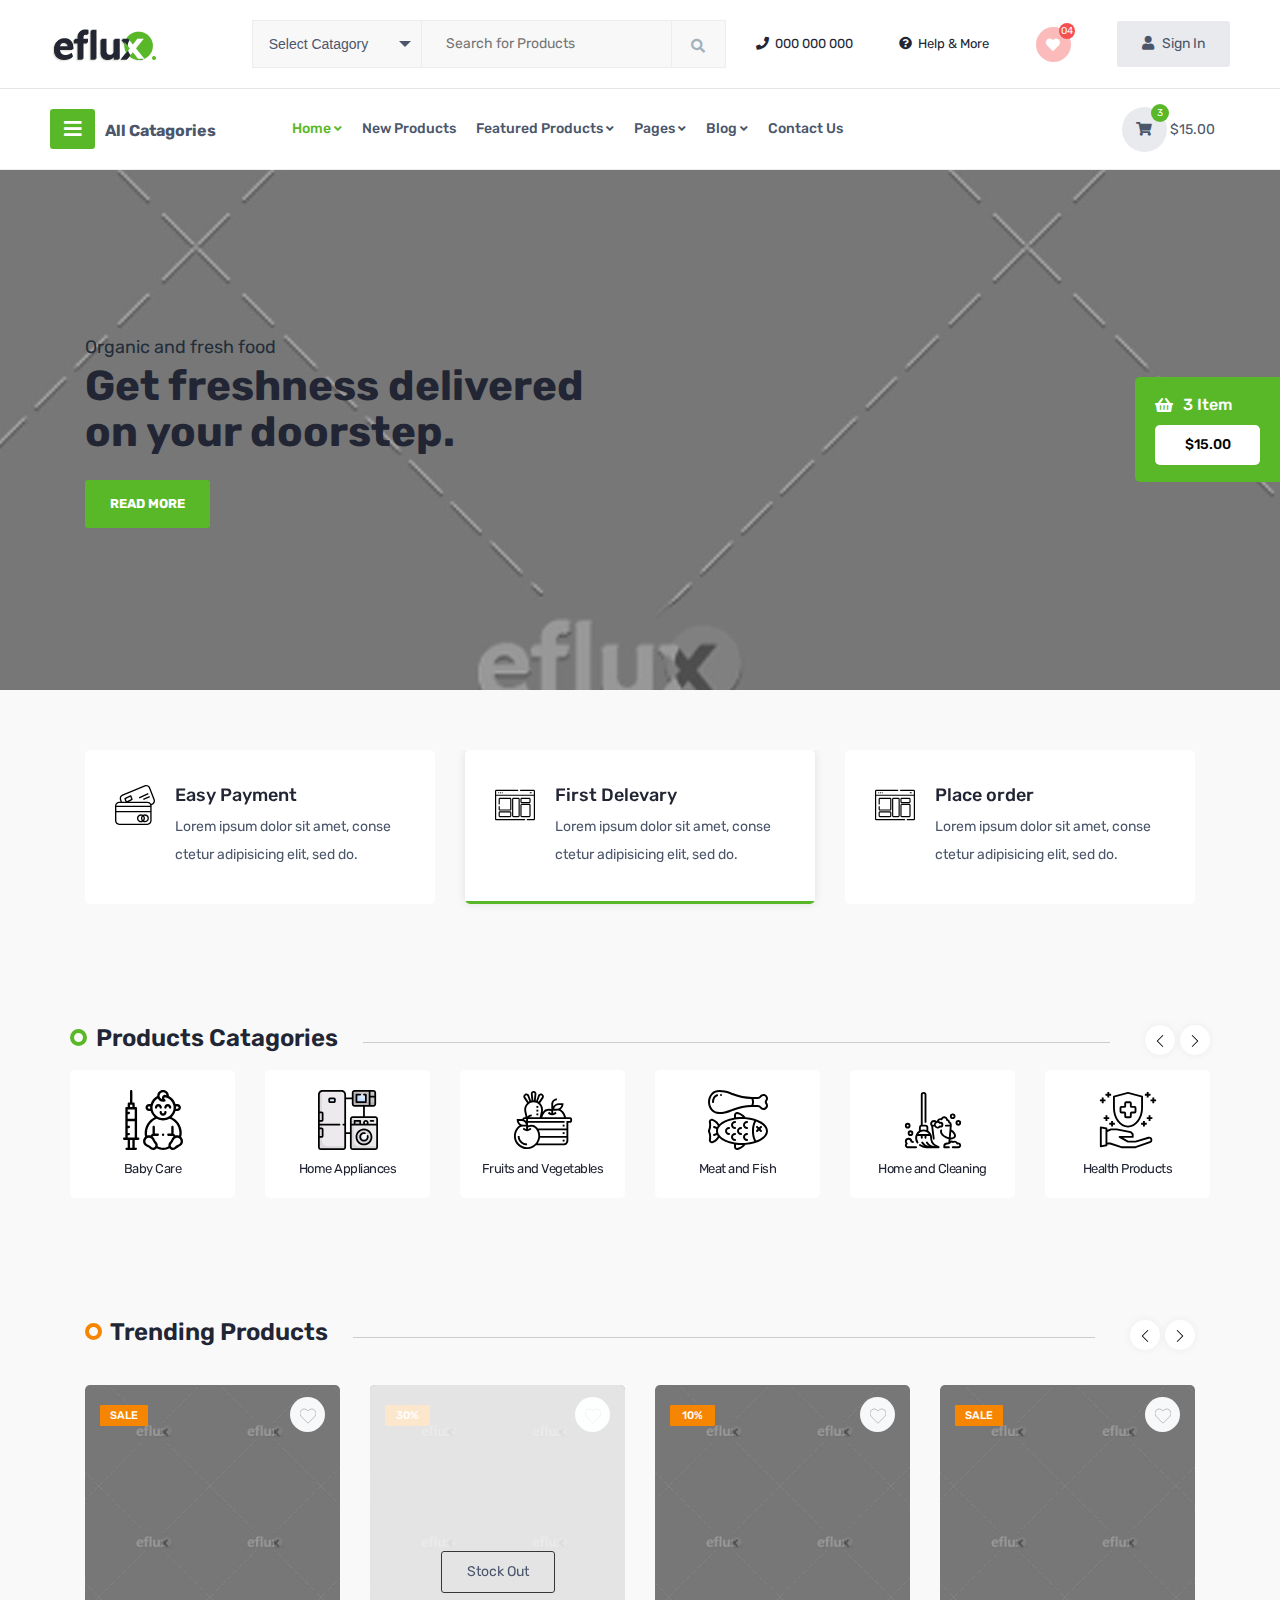
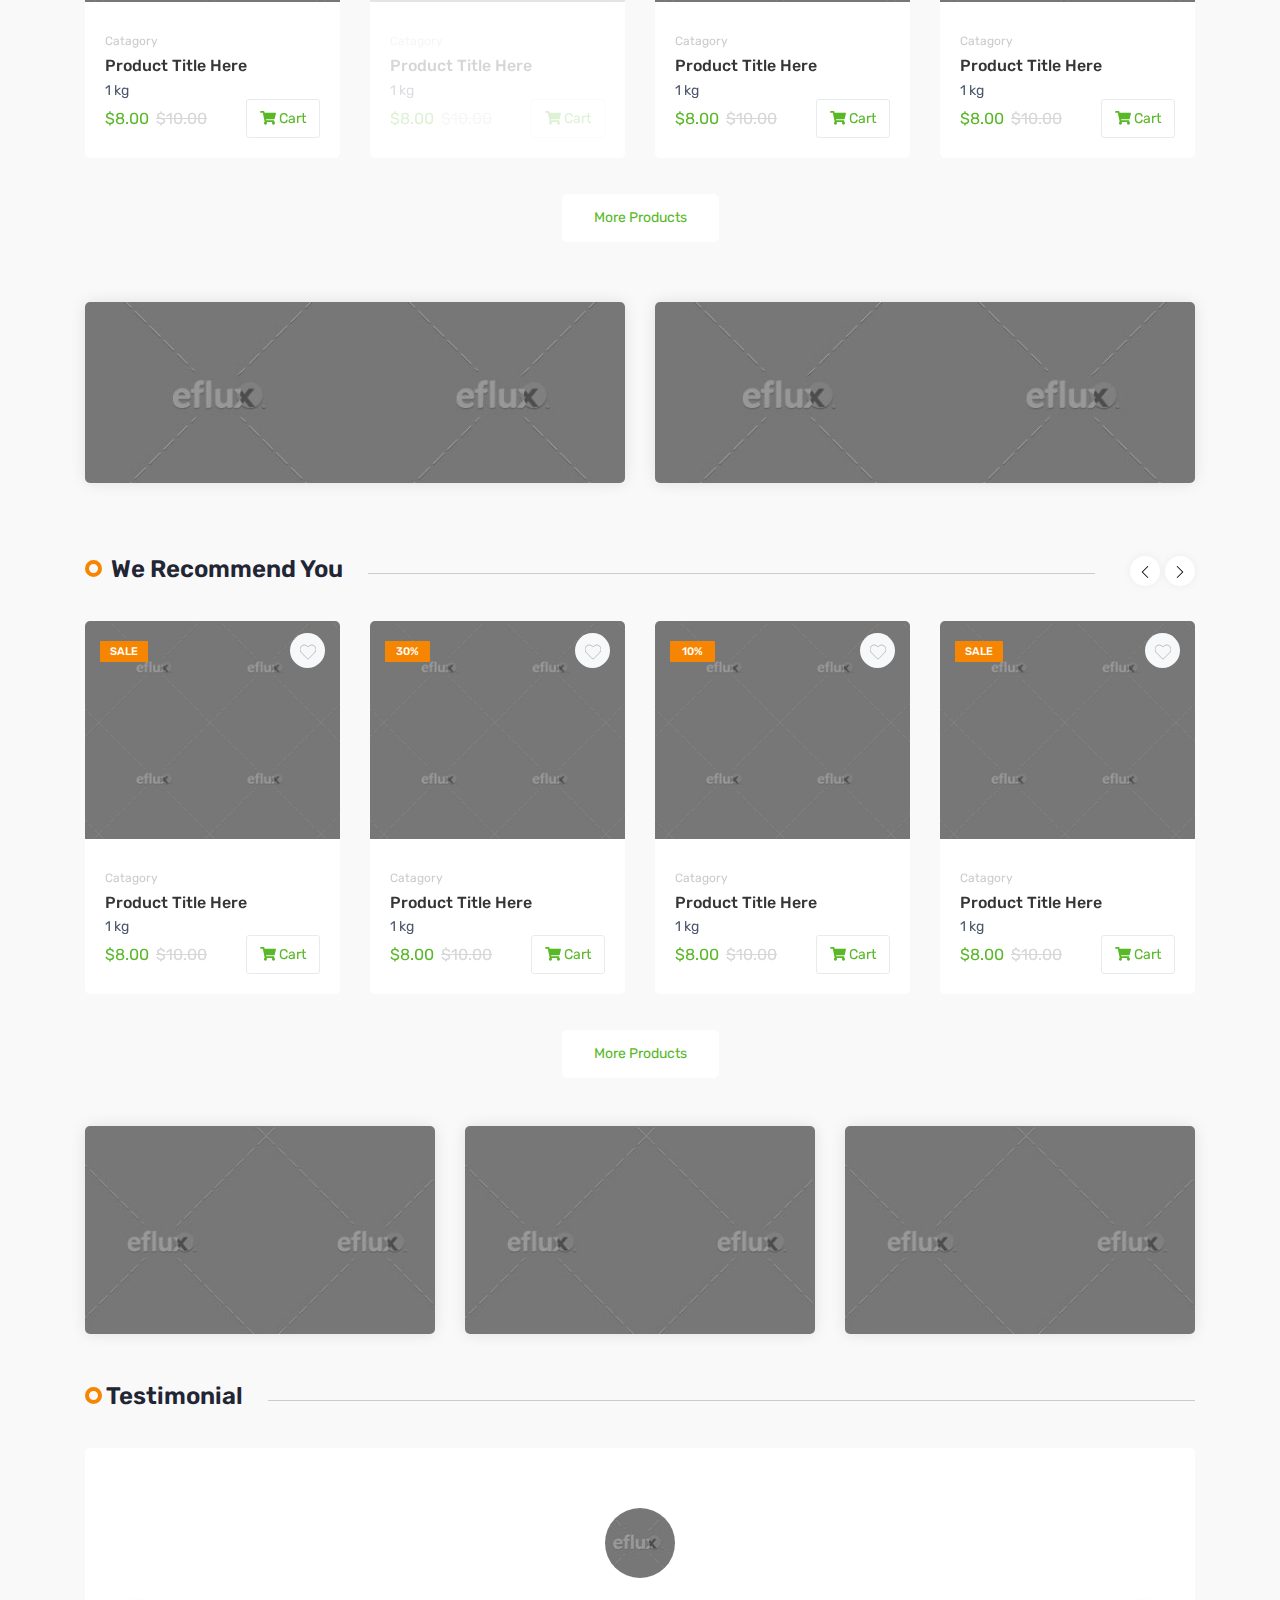
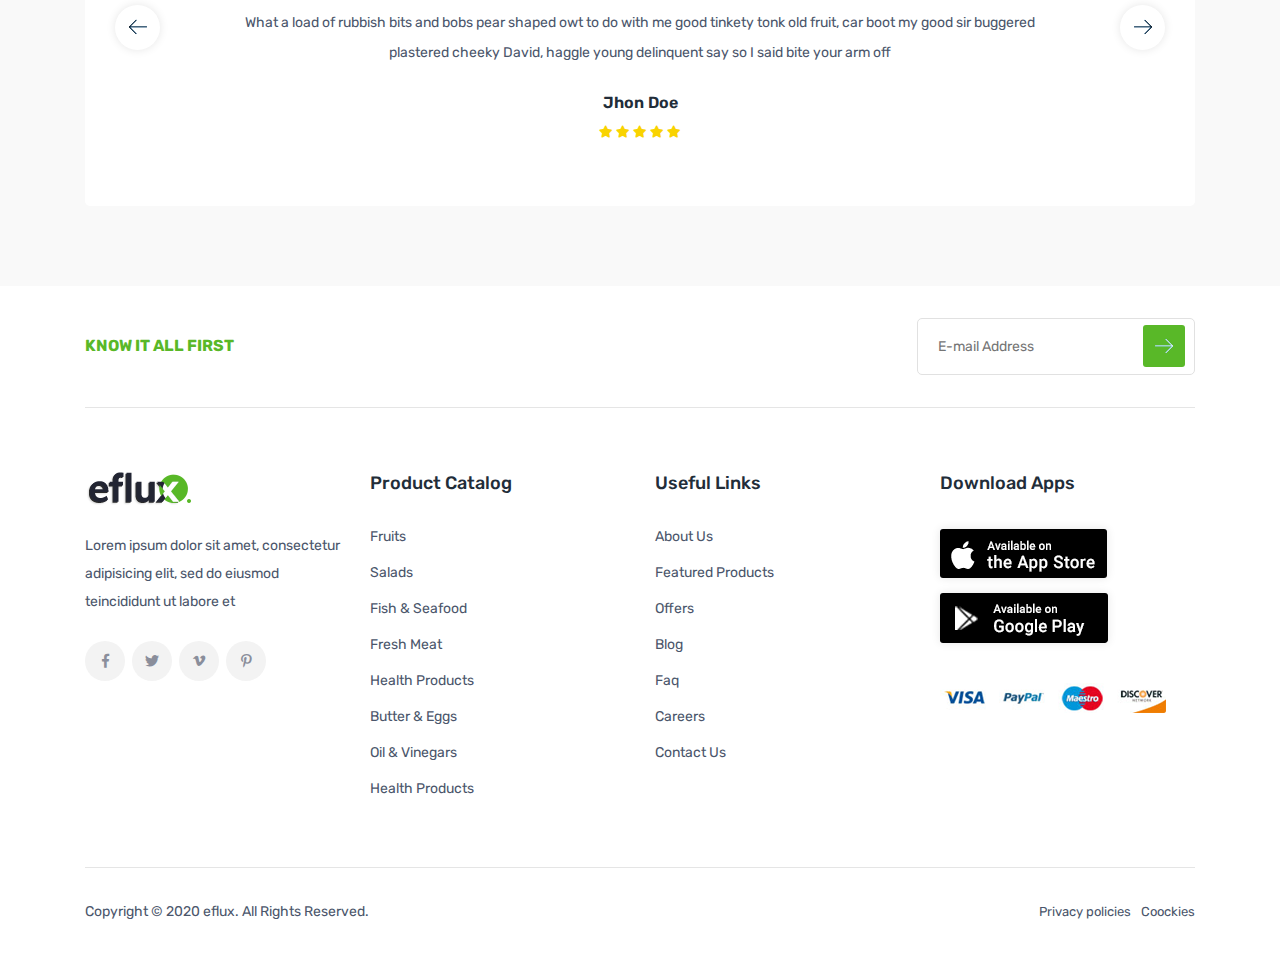
<file: Accounting Final Details/template/home-default.html>
<!DOCTYPE html>
<html lang="en">
<head>
    <meta charset="utf-8">
    <meta http-equiv="X-UA-Compatible" content="IE=edge">
    <meta name="viewport" content="width=device-width, initial-scale=1">
    <title>eflux - Grocery & Organic Supermarket Responsive Template</title>
    <link rel="shortcut icon" type="image/png" href="assets/images/favicon.png" />
    <link rel="stylesheet" href="assets/css/bootstrap.min.css">
    <link rel="stylesheet" href="assets/css/all.min.css">
    <link rel="stylesheet" href="assets/css/animate.css">
    <link rel="stylesheet" href="assets/css/swiper.min.css">
    <link rel="stylesheet" type="text/css" href="assets/css/slick.css">
    <link rel="stylesheet" type="text/css" href="assets/css/slick-theme.css">
    <link rel="stylesheet" href="assets/css/custom-select.css">
    <link rel="stylesheet" href="assets/css/style.css">
</head>
<body id="top-page">
    <a class="position-absolute" href="javascript:void(0)" onclick="cartopen()">
        <div id="sitebar-drawar" class="sitebar-drawar">
            <div class="cart-count d-flex align-items-center">
                <i class="fas fa-shopping-basket"></i>
                <span>3 Item</span>
            </div>
            <div class="total-price">$15.00</div>
        </div>
    </a>

     <!-- admin Modal -->
     <div class="modal fade" id="useradmin1" tabindex="-1" aria-labelledby="useradmin1" aria-hidden="true">
        <div class="modal-dialog modal-dialog-centered">
            <div class="modal-content">
                <div class="modal-body">
                    <div class="header-top-action-dropdown">
                        <ul>
                            <li class="signin-option"><a onclick="OpenSignUpForm()" href="#" data-dismiss="modal"><i class="fas fa-user mr-2"></i>Sign In</a></li>
                            <li class="site-phone"><a href="tel:000-000-000"><i class="fas fa-phone"></i> 000 000 000</a></li>
                            <li class="site-help"><a href="#"><i class="fas fa-question-circle"></i> Help & More</a></li>
                        </ul>
                    </div>
                </div>
            </div>
        </div>
    </div>

     <!--siteinfo Modal -->
     <div class="modal fade" id="siteinfo1" tabindex="-1" aria-labelledby="siteinfo1" aria-hidden="true">
        <div class="modal-dialog modal-dialog-centered">
            <div class="modal-content">
                <div class="modal-body">
                    <div class="header-top-action-dropdown">
                        <ul>
                            <li class="site-phone"><a href="tel:000-000-000"><i class="fas fa-phone"></i> 000 000 000</a></li>
                            <li class="site-help"><a href="#"><i class="fas fa-question-circle"></i> Help & More</a></li>
                        </ul>
                    </div>
                </div>
            </div>
        </div>
    </div>

     <!--search Modal -->
     <div class="modal fade" id="search-select-id" tabindex="-1" aria-labelledby="search-select-id" aria-hidden="true">
        <div class="modal-dialog modal-dialog-centered">
            <div class="modal-content">
                <div class="modal-body">
                    <div class="select-search-option">
                        <div class="flux-custom-select">
                            <select>
                              <option value="0">Select Catagory</option>
                              <option value="1">Vegetables</option>
                              <option value="2">Fruits</option>
                              <option value="3">Salads</option>
                              <option value="4">Fish & Seafood</option>
                              <option value="5">Fresh Meat</option>
                              <option value="6">Health Product</option>
                              <option value="7">Butter & Eggs</option>
                              <option value="8">Oils & Venegar</option>
                              <option value="9">Frozen Food</option>
                              <option value="10">Jam & Honey</option>
                            </select>
                        </div>
                        <form action="#" class="search-form">
                            <input type="text" name="search" placeholder="Search for Products">
                            <button class="submit-btn"><i class="fas fa-search"></i></button>
                        </form>
                    </div>
                </div>
            </div>
        </div>
    </div>


    <!-- menu modal -->
     <div class="modal fade" id="menu-id" tabindex="-1" aria-labelledby="menu-id" aria-hidden="true">
        <div class="modal-dialog  modal-dialog-centered">
            <div class="modal-content">
                <div class="modal-body">
                    <ul class="menu d-xl-flex flex-wrap pl-0 list-unstyled">
                        <li class="item-has-children"><a data-toggle="collapse" href="#mainmenuid1" role="button" aria-expanded="false" aria-controls="catagory-widget1"><span>Home</span> <i class="fas fa-angle-down"></i></a>
                            <ul class="submenu collapse" id="mainmenuid1">
                                <li><a href="home-default.html">Home Default</a></li>
                                <li><a href="index-icon.html">Home Default2</a></li>
                                <li><a href="index.html">Home Sticky Sidebar</a></li>
                                <li><a href="home-search.html">Home Search</a></li>
                                <li><a href="home-slider.html">Home Slider</a></li>
                                <li><a href="home-slider2.html">Home Slider2</a></li>
                            </ul>
                        </li>
                        <li><a href="#">New Products</a></li>
                        <li><a data-toggle="collapse" href="#megamenu-main" role="button" aria-expanded="false" aria-controls="catagory-widget1"><span>Featured Products</span> <i class="fas fa-angle-down"></i></a>
                            <ul class=" collapse" id="megamenu-main">
                                <li><a data-toggle="collapse" href="#megamenu-main01" role="button" aria-expanded="false" aria-controls="megamenu-main01"><span>Vegetables</span> <i class="fas fa-angle-down"></i></a>
                                    <ul class="submenu collapse" id="megamenu-main01">
                                        <li><a href="product-list.html">Artichoke.</a></li>
                                        <li><a href="product-list.html">Aubergune(eggpiant)</a></li>
                                        <li><a href="product-list.html">Asparagus</a></li>
                                        <li><a href="product-list.html">Broccoflower(a hyrbid)</a></li>
                                    </ul>
                                </li>
                                <li><a data-toggle="collapse" href="#megamenu-main02" role="button" aria-expanded="false" aria-controls="megamenu-main02"><span>Fruits</span> <i class="fas fa-angle-down"></i></a>
                                    <ul class="submenu collapse" id="megamenu-main02">
                                        <li><a href="product-list.html">Artichoke.</a></li>
                                        <li><a href="product-list.html">Aubergune(eggpiant)</a></li>
                                        <li><a href="product-list.html">Asparagus</a></li>
                                        <li><a href="product-list.html">Broccoflower(a hyrbid)</a></li>
                                    </ul>
                                </li>
                                <li><a data-toggle="collapse" href="#megamenu-main03" role="button" aria-expanded="false" aria-controls="megamenu-main03"><span>Salads</span> <i class="fas fa-angle-down"></i></a>
                                    <ul class="submenu collapse" id="megamenu-main03">
                                        <li><a href="product-list.html">Artichoke.</a></li>
                                        <li><a href="product-list.html">Aubergune(eggpiant)</a></li>
                                        <li><a href="product-list.html">Asparagus</a></li>
                                        <li><a href="product-list.html">Broccoflower(a hyrbid)</a></li>
                                    </ul>
                                </li>
                                <li><a data-toggle="collapse" href="#megamenu-main04" role="button" aria-expanded="false" aria-controls="megamenu-main04"><span>Health Care</span> <i class="fas fa-angle-down"></i></a>
                                    <ul class="submenu collapse" id="megamenu-main04">
                                        <li><a href="product-list.html">Artichoke.</a></li>
                                        <li><a href="product-list.html">Aubergune(eggpiant)</a></li>
                                        <li><a href="product-list.html">Asparagus</a></li>
                                        <li><a href="product-list.html">Broccoflower(a hyrbid)</a></li>
                                    </ul>
                                </li>
                            </ul>
                        </li>
                        <li class="item-has-children"><a data-toggle="collapse" href="#mainmenuid2" role="button" aria-expanded="false" aria-controls="mainmenuid2"><span>Pages</span> <i class="fas fa-angle-down"></i></a>
                            <ul class="submenu collapse" id="mainmenuid2">
                                <li><a href="about.html">About</a></li>
                                <li><a href="contact.html">Contact</a></li>
                                <li><a href="product-list.html">Product List</a></li>
                                <li><a href="product-leftsidebar.html">Product leftsidebar</a></li>
                                <li><a href="product-fullwidth.html">Product Fullwidth</a></li>
                                <li><a href="brand-product.html">Brand Page</a></li>
                                <li><a href="product-detail.html">Product Details</a></li>
                                <li><a href="faq.html">FAQ</a></li>
                                <li><a href="checkout.html">Checkout</a></li>
                                <li><a href="user-dashbord.html">User Dashboard</a></li>
                                <li><a href="profile.html">Profile</a></li>
                                <li><a href="track-order.html">Track Order</a></li>
                            </ul>
                        </li>
                        <li class="item-has-children"><a data-toggle="collapse" href="#mainmenuid3" role="button" aria-expanded="false" aria-controls="mainmenuid3"><span>Blog</span> <i class="fas fa-angle-down"></i></a>
                            <ul class="submenu collapse" id="mainmenuid3">
                                <li><a href="blog.html">Blog full width</a></li>
                                <li><a href="blog-rightsidebar.html">Blog Rightsidebar</a></li>
                                <li><a href="single.html">Blog Single</a></li>
                            </ul>
                        </li>
                        <li><a href="contact.html">Contact Us</a></li>
                    </ul>
                </div>
            </div>
        </div>
    </div>




    <!-- sidebar-cart -->
    <div id="sitebar-cart" class="sitebar-cart">
        <div class="sc-head d-flex justify-content-between align-items-center">
            <div class="cart-count"><svg version="1.1"  xmlns="http://www.w3.org/2000/svg" xmlns:xlink="http://www.w3.org/1999/xlink" x="0px" y="0px"
                width="20px" height="20px" viewBox="0 0 472.337 472.336" style="enable-background:new 0 0 472.337 472.336;"
                xml:space="preserve"><path d="M406.113,126.627c0-5.554-4.499-10.05-10.053-10.05h-76.377V91.715C319.684,41.143,278.543,0,227.969,0
                   c-50.573,0-91.713,41.143-91.713,91.715v24.862H70.45c-5.549,0-10.05,4.497-10.05,10.05L3.914,462.284
                   c0,5.554,4.497,10.053,10.055,10.053h444.397c5.554,0,10.057-4.499,10.057-10.053L406.113,126.627z M156.352,91.715
                   c0-39.49,32.13-71.614,71.612-71.614c39.49,0,71.618,32.13,71.618,71.614v24.862h-143.23V91.715z M146.402,214.625
                   c-9.92,0-17.959-8.044-17.959-17.961c0-7.269,4.34-13.5,10.552-16.325v17.994h14.337v-18.237
                   c6.476,2.709,11.031,9.104,11.031,16.568C164.363,206.586,156.319,214.625,146.402,214.625z M310.484,214.625
                   c-9.922,0-17.959-8.044-17.959-17.961c0-7.269,4.341-13.495,10.548-16.325v17.994h14.338v-18.241
                   c6.478,2.714,11.037,9.108,11.037,16.568C328.448,206.586,320.407,214.625,310.484,214.625z"/></svg>
                   <span>3 Item</span>
                </div>
                <span onclick="cartclose()" class="close-icon"><i class="fas fa-times"></i></span>
        </div>
        <div class="cart-product-container">
            <div class="cart-product-item">
                <div class="close-item"><i class="fas fa-times"></i></div>
                <div class="row align-items-center">
                    <div class="col-6 p-0">
                        <div class="thumb">
                            <a href="#"><img src="assets/images/products/cart/01.png" alt="products"></a>
                        </div>
                    </div>
                    <div class="col-6">
                        <div class="product-content">
                            <a href="#" class="product-title">Daisy Cont Oil</a>
                            <div class="product-cart-info">
                                1x 31b
                            </div>
                        </div>
                    </div>
                </div>
                <div class="row align-items-center">
                    <div class="col-6">
                        <div class="price-increase-decrese-group d-flex">
                            <span class="decrease-btn">
                                <button type="button"
                                    class="btn quantity-left-minus" data-type="minus" data-field="">-
                                </button> 
                            </span>
                            <input type="text" name="quantity" class="form-controls input-number" value="1">
                            <span class="increase">
                                <button type="button"
                                    class="btn quantity-right-plus" data-type="plus" data-field="">+
                                </button>
                            </span>
                        </div>
                    </div>
                    <div class="col-6">
                        <div class="product-price">
                            <del>$8.00</del><span class="ml-4">$5.00</span>
                        </div>
                    </div>
                </div>
            </div>

            

            <div class="cart-product-item">
                <div class="close-item"><i class="fas fa-times"></i></div>
                <div class="row align-items-center">
                    <div class="col-6 p-0">
                        <div class="thumb">
                            <a href="#"><img src="assets/images//products/cart/02.png" alt="products"></a>
                        </div>
                    </div>
                    <div class="col-6">
                        <div class="product-content">
                            <a href="#" class="product-title">Daisy Cont Oil</a>
                            <div class="product-cart-info">
                                1x 31b
                            </div>
                        </div>
                    </div>
                </div>
                <div class="row align-items-center">
                    <div class="col-6">
                        <div class="price-increase-decrese-group d-flex">
                            <span class="decrease-btn">
                                <button type="button"
                                    class="btn quantity-left-minus" data-type="minus" data-field="">-
                                </button> 
                            </span>
                            <input type="text" name="quantity" class="form-controls input-number" value="1">
                            <span class="increase">
                                <button type="button"
                                    class="btn quantity-right-plus" data-type="plus" data-field="">+
                                </button>
                            </span>
                        </div>
                    </div>
                    <div class="col-6">
                        <div class="product-price">
                            <del>$8.00</del><span class="ml-4">$5.00</span>
                        </div>
                    </div>
                </div>
            </div>

            <div class="cart-product-item">
                <div class="close-item"><i class="fas fa-times"></i></div>
                <div class="row align-items-center">
                    <div class="col-6 p-0">
                        <div class="thumb">
                            <a href="#"><img src="assets/images//products/cart/03.png" alt="products"></a>
                        </div>
                    </div>
                    <div class="col-6">
                        <div class="product-content">
                            <a href="#" class="product-title">Daisy Cont Oil</a>
                            <div class="product-cart-info">
                                1x 31b
                            </div>
                        </div>
                    </div>
                </div>
                <div class="row align-items-center">
                    <div class="col-6">
                        <div class="price-increase-decrese-group d-flex">
                            <span class="decrease-btn">
                                <button type="button"
                                    class="btn quantity-left-minus" data-type="minus" data-field="">-
                                </button> 
                            </span>
                            <input type="text" name="quantity" class="form-controls input-number" value="1">
                            <span class="increase">
                                <button type="button"
                                    class="btn quantity-right-plus" data-type="plus" data-field="">+
                                </button>
                            </span>
                        </div>
                    </div>
                    <div class="col-6">
                        <div class="product-price">
                            <del>$8.00</del><span class="ml-4">$5.00</span>
                        </div>
                    </div>
                </div>
            </div>
        </div>
        <div class="cart-footer">
            <div class="product-other-charge">
                <p class="d-flex justify-content-between">
                    <span>Delevery charge</span> 
                    <span>$8.00</span>
                </p>
                <a href="#">Do you have a voucher?</a>
            </div>
    
            <div class="cart-total">
                <p class="saving d-flex justify-content-between">
                    <span>Total Savings</span> 
                    <span>$11.00</span>
                </p>
                <p class="total-price d-flex justify-content-between">
                    <span>Total</span> 
                    <span>$35.00</span>
                </p>
                <a href="checkout.html" class="procced-checkout">Prosecced Checkout</a>
            </div>
        </div>
    </div>
    <!-- header section start -->
    <header class="header">
        <div class="header-top">
            <div class="mobile-header d-flex justify-content-between align-items-center d-xl-none">
                <!-- <div class="d-flex align-items-center">
                    <div class="all-catagory-option mobile-device">
                        <a class="bar-btn"><i class="fas fa-bars"></i>All Catagories</a>
                        <a class="close-btn"><i class="fas fa-times"></i>All Catagories</a>
                    </div>
                    <a href="index.html" class="logo"><img src="assets/images/logo.png" alt="logo"></a>
                </div> -->

                <div class="all-catagory-option mobile-device">
                    <a class="bar-btn"><i class="fas fa-bars"></i><span class="ml-2 d-none d-md-inline">All Catagories</span></a>
                    <a class="close-btn"><i class="fas fa-times"></i><span class="ml-2 d-none d-md-inline">All Catagories</span></a>
                </div>
                <a href="index.html" class="logo"><img src="assets/images/logo.png" alt="logo"></a>

                <!-- search select -->
                <div class="text-center mobile-search">
                    <button type="button" data-toggle="modal" data-target="#search-select-id"><i class="fas fa-search"></i></button>
                </div>

                <!-- menubar -->
                <div>
                    <button class="menu-bar" type="button" data-toggle="modal" data-target="#menu-id">
                        Home<i class="fas fa-caret-down"></i>
                    </button>
                </div>

            </div>
            <div class="d-none d-xl-flex row align-items-center">
                <div class="col-5 col-md-2">
                    <a href="index.html" class="logo"><img src="assets/images/logo.png" alt="logo"></a>
                </div>
                <div class="col-5 col-md-9 col-lg-5">
                   
                    <div class="select-search-option d-none d-md-flex">
                        <div class="flux-custom-select">
                            <select>
                              <option value="0">Select Catagory</option>
                              <option value="1">Vegetables</option>
                              <option value="2">Fruits</option>
                              <option value="3">Salads</option>
                              <option value="4">Fish & Seafood</option>
                              <option value="5">Fresh Meat</option>
                              <option value="6">Health Product</option>
                              <option value="7">Butter & Eggs</option>
                              <option value="8">Oils & Venegar</option>
                              <option value="9">Frozen Food</option>
                              <option value="10">Jam & Honey</option>
                            </select>
                        </div>
                        <form action="#" class="search-form">
                            <input type="text" name="search" placeholder="Search for Products">
                            <button class="submit-btn"><i class="fas fa-search"></i></button>
                        </form>
                    </div>
                </div>
                <div class="col-2 col-md-1 col-lg-5">
                    <ul class="site-action d-none d-lg-flex align-items-center justify-content-between  ml-auto">
                        <li class="site-phone"><a href="tel:000-000-000"><i class="fas fa-phone"></i> 000 000 000</a></li>
                        <li class="site-help"><a href="#"><i class="fas fa-question-circle"></i> Help & More</a></li>
                        <li class="wish-list"><a href="wishlist.html"><i class="fas fa-heart"></i> <span class="count">04</span></a></li>
                        <li class="my-account d-none"><a class="dropdown-toggle" href="#" role="button" id="myaccount" data-toggle="dropdown" aria-haspopup="true" aria-expanded="false"><i class="fas fa-user mr-1"></i> My Account</a>
                            <ul class="submenu dropdown-menu" aria-labelledby="myaccount">
                                <li><a href="profile.html">Profile</a></li>
                                <li><a href="#">Sign Out</a></li>
                            </ul>
                        </li>
                        <li class="signin-option"><a onclick="OpenSignUpForm()" href="#"><i class="fas fa-user mr-2"></i>Sign In</a></li>
                    </ul>
                </div>

            </div>
        </div>
        <hr>
        <div class="header-bottom">
            <div class="row m-0 align-items-center">
                <div class="col-md-2 p-0 d-none d-xl-block">
                    <div class="all-catagory-option">
                        <a class="bar-btn"><i class="fas fa-bars"></i>All Catagories</a>
                        <a class="close-btn"><i class="fas fa-times"></i>All Catagories</a>
                    </div>
                </div>
                <div class="col-md-10">
                    <div class="menu-area d-none d-xl-flex justify-content-between align-items-center">
                        <ul class="menu d-xl-flex flex-wrap list-unstyled">
                            <li class="item-has-children"><a href="index.html">Home <i class="fas fa-angle-down"></i></a>
                                <ul class="submenu">
                                    <li><a href="home-default.html">Home Default</a></li>
                                    <li><a href="index-icon.html">Home Default2</a></li>
                                    <li><a href="index.html">Home Sticky Sidebar</a></li>
                                    <li><a href="home-search.html">Home Search</a></li>
                                    <li><a href="home-slider.html">Home Slider</a></li>
                                    <li><a href="home-slider2.html">Home Slider2</a></li>
                                </ul>
                            </li>
                            <li><a href="#">New Products</a></li>
                            <li class="item-has-mega-menu"><a href="#">Featured Products <i class="fas fa-angle-down"></i></a>
                                <div class="mega-menu-container">
                                    <div class="row m-0">
                                        <div class="col-lg-3">
                                            <div class="ctagory-item">
                                                <h6 class="title">Vegetables</h6>
                                                <ul>
                                                    <li><a href="product-list.html">Artichoke.</a></li>
                                                    <li><a href="product-list.html">Aubergune(eggpiant)</a></li>
                                                    <li><a href="product-list.html">Asparagus</a></li>
                                                    <li><a href="product-list.html">Broccoflower(a hyrbid)</a></li>
                                                </ul>
                                            </div>
                                        </div>
                                        <div class="col-lg-3">
                                            <div class="ctagory-item">
                                                <h6 class="title">Frouts</h6>
                                                <ul>
                                                    <li><a href="product-list.html">Artichoke.</a></li>
                                                    <li><a href="product-list.html">Aubergune(eggpiant)</a></li>
                                                    <li><a href="product-list.html">Asparagus</a></li>
                                                    <li><a href="product-list.html">Broccoflower(a hyrbid)</a></li>
                                                </ul>
                                            </div>
                                        </div>
                                        <div class="col-lg-3">
                                            <div class="ctagory-item">
                                                <h6 class="title">Salads</h6>
                                                <ul>
                                                    <li><a href="product-list.html">Artichoke.</a></li>
                                                    <li><a href="product-list.html">Aubergune(eggpiant)</a></li>
                                                    <li><a href="product-list.html">Asparagus</a></li>
                                                    <li><a href="product-list.html">Broccoflower(a hyrbid)</a></li>
                                                </ul>
                                            </div>
                                        </div>
                                        <div class="col-lg-3">
                                            <div class="ctagory-item">
                                                <h6 class="title">Health Care</h6>
                                                <ul>
                                                    <li><a href="product-list.html">Artichoke.</a></li>
                                                    <li><a href="product-list.html">Aubergune(eggpiant)</a></li>
                                                    <li><a href="product-list.html">Asparagus</a></li>
                                                    <li><a href="product-list.html">Broccoflower(a hyrbid)</a></li>
                                                </ul>
                                            </div>
                                        </div>
                                        <div class="col-lg-3">
                                            <div class="ctagory-item">
                                                <h6 class="title">Vegetables</h6>
                                                <ul>
                                                    <li><a href="product-list.html">Artichoke.</a></li>
                                                    <li><a href="product-list.html">Aubergune(eggpiant)</a></li>
                                                    <li><a href="product-list.html">Asparagus</a></li>
                                                    <li><a href="product-list.html">Broccoflower(a hyrbid)</a></li>
                                                </ul>
                                            </div>
                                        </div>
                                        <div class="col-lg-3">
                                            <div class="ctagory-item">
                                                <h6 class="title">Frouts</h6>
                                                <ul>
                                                    <li><a href="product-list.html">Artichoke.</a></li>
                                                    <li><a href="product-list.html">Aubergune(eggpiant)</a></li>
                                                    <li><a href="product-list.html">Asparagus</a></li>
                                                    <li><a href="product-list.html">Broccoflower(a hyrbid)</a></li>
                                                </ul>
                                            </div>
                                        </div>
                                        <div class="col-lg-3">
                                            <div class="ctagory-item">
                                                <h6 class="title">Salads</h6>
                                                <ul>
                                                    <li><a href="product-list.html">Artichoke.</a></li>
                                                    <li><a href="product-list.html">Aubergune(eggpiant)</a></li>
                                                    <li><a href="product-list.html">Asparagus</a></li>
                                                    <li><a href="product-list.html">Broccoflower(a hyrbid)</a></li>
                                                </ul>
                                            </div>
                                        </div>
                                        <div class="col-lg-3">
                                            <div class="ctagory-item">
                                                <h6 class="title">Health Care</h6>
                                                <ul>
                                                    <li><a href="product-list.html">Artichoke.</a></li>
                                                    <li><a href="product-list.html">Aubergune(eggpiant)</a></li>
                                                    <li><a href="product-list.html">Asparagus</a></li>
                                                    <li><a href="product-list.html">Broccoflower(a hyrbid)</a></li>
                                                </ul>
                                            </div>
                                        </div>
                                        <div class="col-lg-3">
                                            <div class="ctagory-item">
                                                <h6 class="title active">Fruits</h6>
                                                <ul>
                                                    <li><a href="product-list.html">Artichoke.</a></li>
                                                    <li><a href="product-list.html">Aubergune(eggpiant)</a></li>
                                                    <li><a class="active" href="product-list.html">Asparagus</a></li>
                                                    <li><a href="product-list.html">Broccoflower(a hyrbid)</a></li>
                                                </ul>
                                            </div>
                                        </div>
                                        <div class="col-lg-3">
                                            <div class="ctagory-item">
                                                <h6 class="title">Vegetables</h6>
                                                <ul>
                                                    <li><a href="product-list.html">Artichoke.</a></li>
                                                    <li><a href="product-list.html">Aubergune(eggpiant)</a></li>
                                                    <li><a href="product-list.html">Asparagus</a></li>
                                                    <li><a href="product-list.html">Broccoflower(a hyrbid)</a></li>
                                                </ul>
                                            </div>
                                        </div>
                                        <div class="col-lg-3">
                                            <div class="ctagory-item">
                                                <h6 class="title">Health Care</h6>
                                                <ul>
                                                    <li><a href="product-list.html">Artichoke.</a></li>
                                                    <li><a href="product-list.html">Aubergune(eggpiant)</a></li>
                                                    <li><a href="product-list.html">Asparagus</a></li>
                                                    <li><a href="product-list.html">Broccoflower(a hyrbid)</a></li>
                                                </ul>
                                            </div>
                                        </div>
                                        <div class="col-lg-3">
                                            <div class="ctagory-item">
                                                <h6 class="title">Fruits</h6>
                                                <ul>
                                                    <li><a href="product-list.html">Artichoke.</a></li>
                                                    <li><a href="product-list.html">Aubergune(eggpiant)</a></li>
                                                    <li><a href="product-list.html">Asparagus</a></li>
                                                    <li><a href="product-list.html">Broccoflower(a hyrbid)</a></li>
                                                </ul>
                                            </div>
                                        </div>
                                    </div>
                                </div>
                            </li>
                            <li class="item-has-children"><a href="index.html">Pages <i class="fas fa-angle-down"></i></a>
                                <ul class="submenu">
                                    <li><a href="about.html">About</a></li>
                                    <li><a href="contact.html">Contact</a></li>
                                    <li><a href="product-list.html">Product List</a></li>
                                    <li><a href="product-leftsidebar.html">Product leftsidebar</a></li>
                                    <li><a href="product-fullwidth.html">Product Fullwidth</a></li>
                                    <li><a href="brand-product.html">Brand Page</a></li>
                                    <li><a href="product-detail.html">Product Details</a></li>
                                    <li><a href="faq.html">FAQ</a></li>
                                    <li><a href="checkout.html">Checkout</a></li>
                                    <li><a href="user-dashbord.html">User Dashboard</a></li>
                                    <li><a href="profile.html">Profile</a></li>
                                    <li><a href="track-order.html">Track Order</a></li>
                                </ul>
                            </li>
                            <li class="item-has-children"><a href="blog.html">Blog <i class="fas fa-angle-down"></i></a>
                                <ul class="submenu">
                                    <li><a href="blog.html">Blog full width</a></li>
                                    <li><a href="blog-rightsidebar.html">Blog Rightsidebar</a></li>
                                    <li><a href="single.html">Blog Single</a></li>
                                </ul>
                            </li>
                            <li><a href="contact.html">Contact Us</a></li>
                        </ul>
                        <ul class="menu-action d-none d-lg-block">
                            <li class="cart-option"><a onclick="cartopen()" href="#"><span class="cart-icon"><i class="fas fa-shopping-cart"></i><span class="count">3</span></span> <span class="cart-amount">$15.00</span></a>
                            </li>
                        </ul>
                    </div>
                </div>
            </div>
        </div>
    </header>
    <!-- header section end -->


    <div class="page-layout">
        <div class="catagory-sidebar-area">
            <div class="catagory-sidebar-area-inner">
                <div class="catagory-sidebar all-catagory-option">
                    <ul class="catagory-submenu">
                        <li><a data-toggle="collapse" href="#catagory-widget1" role="button" aria-expanded="false" aria-controls="catagory-widget1">Vegetables<i class="fas fa-angle-down"></i></a>
                            <ul class="catagory-submenu collapse show" id="catagory-widget1">
                                <li><a href="product-list.html">Artichoke.</a></li>
                                <li><a href="product-list.html">Aubergine (eggplant).</a></li>
                                <li><a href="product-list.html">Asparagus.</a></li>
                                <li><a href="product-list.html">Broccoflower (a hybrid).</a></li>
                                <li><a href="product-list.html">Broccoli (calabrese).</a></li>
                            </ul>
                        </li>
                        <li><a  data-toggle="collapse" href="#catagory-widget2" role="button" aria-expanded="false" aria-controls="catagory-widget2">Fruits<i class="fas fa-angle-down"></i></a>
                            <ul class="catagory-submenu collapse" id="catagory-widget2">
                                <li><a href="product-list.html">Artichoke.</a></li>
                                <li><a href="product-list.html">Aubergine (eggplant).</a></li>
                                <li><a href="product-list.html">Asparagus.</a></li>
                                <li><a href="product-list.html">Broccoflower (a hybrid).</a></li>
                                <li><a href="product-list.html">Broccoli (calabrese).</a></li>
                            </ul>
                        </li>
                        <li><a  data-toggle="collapse" href="#catagory-widget3" role="button" aria-expanded="false" aria-controls="catagory-widget3">Salads<i class="fas fa-angle-down"></i></a>
                            <ul class="catagory-submenu collapse" id="catagory-widget3">
                                <li><a href="product-list.html">Artichoke.</a></li>
                                <li><a href="product-list.html">Aubergine (eggplant).</a></li>
                                <li><a href="product-list.html">Asparagus.</a></li>
                                <li><a href="product-list.html">Broccoflower (a hybrid).</a></li>
                                <li><a href="product-list.html">Broccoli (calabrese).</a></li>
                            </ul>
                        </li>
                        <li><a  data-toggle="collapse" href="#catagory-widget4" role="button" aria-expanded="false" aria-controls="catagory-widget4">Fish & seafood<i class="fas fa-angle-down"></i></a>
                            <ul class="catagory-submenu collapse" id="catagory-widget4">
                                <li><a href="product-list.html">Artichoke.</a></li>
                                <li><a href="product-list.html">Aubergine (eggplant).</a></li>
                                <li><a href="product-list.html">Asparagus.</a></li>
                                <li><a href="product-list.html">Broccoflower (a hybrid).</a></li>
                                <li><a href="product-list.html">Broccoli (calabrese).</a></li>
                            </ul>
                        </li>
                        <li><a  data-toggle="collapse" href="#catagory-widget5" role="button" aria-expanded="false" aria-controls="catagory-widget5">Fresh Meat<i class="fas fa-angle-down"></i></a>
                            <ul class="catagory-submenu collapse" id="catagory-widget5">
                                <li><a href="product-list.html">Artichoke.</a></li>
                                <li><a href="product-list.html">Aubergine (eggplant).</a></li>
                                <li><a href="product-list.html">Asparagus.</a></li>
                                <li><a href="product-list.html">Broccoflower (a hybrid).</a></li>
                                <li><a href="product-list.html">Broccoli (calabrese).</a></li>
                            </ul>
                        </li>
                        <li><a  data-toggle="collapse" href="#catagory-widget6" role="button" aria-expanded="false" aria-controls="catagory-widget6">Health Products<i class="fas fa-angle-down"></i></a>
                            <ul class="catagory-submenu collapse" id="catagory-widget6">
                                <li><a href="product-list.html">Artichoke.</a></li>
                                <li><a href="product-list.html">Aubergine (eggplant).</a></li>
                                <li><a href="product-list.html">Asparagus.</a></li>
                                <li><a href="product-list.html">Broccoflower (a hybrid).</a></li>
                                <li><a href="product-list.html">Broccoli (calabrese).</a></li>
                            </ul>
                        </li>
                        <li><a  data-toggle="collapse" href="#catagory-widget7" role="button" aria-expanded="false" aria-controls="catagory-widget7">Butter & Eggs<i class="fas fa-angle-down"></i></a>
                            <ul class="catagory-submenu collapse" id="catagory-widget7">
                                <li><a href="product-list.html">Artichoke.</a></li>
                                <li><a href="product-list.html">Aubergine (eggplant).</a></li>
                                <li><a href="product-list.html">Asparagus.</a></li>
                                <li><a href="product-list.html">Broccoflower (a hybrid).</a></li>
                                <li><a href="product-list.html">Broccoli (calabrese).</a></li>
                            </ul>
                        </li>
                        <li><a  data-toggle="collapse" href="#catagory-widget8" role="button" aria-expanded="false" aria-controls="catagory-widget8">Oils and Venegar<i class="fas fa-angle-down"></i></a>
                            <ul class="catagory-submenu collapse" id="catagory-widget8">
                                <li><a href="product-list.html">Artichoke.</a></li>
                                <li><a href="product-list.html">Aubergine (eggplant).</a></li>
                                <li><a href="product-list.html">Asparagus.</a></li>
                                <li><a href="product-list.html">Broccoflower (a hybrid).</a></li>
                                <li><a href="product-list.html">Broccoli (calabrese).</a></li>
                            </ul>
                        </li>
                        <li><a  data-toggle="collapse" href="#catagory-widget9" role="button" aria-expanded="false" aria-controls="catagory-widget9">Frozen Food<i class="fas fa-angle-down"></i></a>
                            <ul class="catagory-submenu collapse" id="catagory-widget9">
                                <li><a href="product-list.html">Artichoke.</a></li>
                                <li><a href="product-list.html">Aubergine (eggplant).</a></li>
                                <li><a href="product-list.html">Asparagus.</a></li>
                                <li><a href="product-list.html">Broccoflower (a hybrid).</a></li>
                                <li><a href="product-list.html">Broccoli (calabrese).</a></li>
                            </ul>
                        </li>
                        <li><a  data-toggle="collapse" href="#catagory-widget10" role="button" aria-expanded="false" aria-controls="catagory-widget10">Jam & Honey<i class="fas fa-angle-down"></i></a>
                            <ul class="catagory-submenu collapse" id="catagory-widget10">
                                <li><a href="product-list.html">Artichoke.</a></li>
                                <li><a href="product-list.html">Aubergine (eggplant).</a></li>
                                <li><a href="product-list.html">Asparagus.</a></li>
                                <li><a href="product-list.html">Broccoflower (a hybrid).</a></li>
                                <li><a href="product-list.html">Broccoli (calabrese).</a></li>
                            </ul>
                        </li>
                    </ul>
                </div>
            </div>
        </div>
        <div class="main-content-area">
            <!-- banner-section start -->
            <section class="banner-section bg-img3 d-flex align-items-center">
                <div class="banner-content-area">
                    <div class="container">
                        <div class="banner-content">
                            <h6>Organic and fresh food</h6>
                            <h2>Get freshness delivered<br>on your doorstep.</h2>
                            <a href="#" class="banner-btn">Read More</a>
                        </div>
                    </div>
                </div>
            </section>
            <!-- banner-section end -->



            <!-- info-box-section start -->
            <section class="info-box-section">
                <div class="container">
                    <div class="info-box-container">
                        <div class="swiper-wrapper">
                            <div class="swiper-slide">
                                <div class="info-box-item d-sm-flex text-center text-sm-left">
                                    <div class="info-icon">
                                        <img src="assets/images/info-item/info.svg" alt="info icon">
                                    </div>
                                    <div class="info-content">
                                        <h6>Place order</h6>
                                        <p>Lorem ipsum dolor sit amet, conse ctetur adipisicing elit, sed do.</p>
                                    </div>
                                </div>
                            </div>

                            <div class="swiper-slide">
                                <div class="info-box-item d-sm-flex text-center text-sm-left">
                                    <div class="info-icon">
                                        <img src="assets/images/info-item/credit-card.svg" alt="info icon">
                                    </div>
                                    <div class="info-content">
                                        <h6>Easy Payment</h6>
                                        <p>Lorem ipsum dolor sit amet, conse ctetur adipisicing elit, sed do.</p>
                                    </div>
                                </div>
                            </div>

                            <div class="swiper-slide">
                                <div class="info-box-item d-sm-flex text-center text-sm-left">
                                    <div class="info-icon">
                                        <img src="assets/images/info-item/info.svg" alt="info icon">
                                    </div>
                                    <div class="info-content">
                                        <h6>First Delevary</h6>
                                        <p>Lorem ipsum dolor sit amet, conse ctetur adipisicing elit, sed do.</p>
                                    </div>
                                </div>
                            </div>
                        </div>
                    </div>
                </div>
            </section>
            <!-- info-box-section end -->




            <!-- catagory section start -->
            <section class="catagory-section">
                <div class="container p-lg-0">
                    <div class="section-heading">
                        <h4 class="heading-title"><span class="heading-circle green"></span> Products Catagories</h4>
                    </div>

                    <div class="section-wrapper">
                        <!-- Add Arrows -->
                        <div class="slider-btn-group">
                            <div class="slider-btn-prev catagory-slider-prev">
                                <svg version="1.1"  xmlns="http://www.w3.org/2000/svg" xmlns:xlink="http://www.w3.org/1999/xlink" x="0px" y="0px"
                viewBox="0 0 443.52 443.52" style="enable-background:new 0 0 443.52 443.52;" xml:space="preserve"><g><path d="M143.492,221.863L336.226,29.129c6.663-6.664,6.663-17.468,0-24.132c-6.665-6.662-17.468-6.662-24.132,0l-204.8,204.8
                        c-6.662,6.664-6.662,17.468,0,24.132l204.8,204.8c6.78,6.548,17.584,6.36,24.132-0.42c6.387-6.614,6.387-17.099,0-23.712
                        L143.492,221.863z"/></g></svg>
                            </div>
                            <div class="slider-btn-next catagory-slider-next">
                                <svg version="1.1"  xmlns="http://www.w3.org/2000/svg" xmlns:xlink="http://www.w3.org/1999/xlink" x="0px" y="0px" viewBox="0 0 512.002 512.002" style="enable-background:new 0 0 512.002 512.002;" xml:space="preserve"><g><path d="M388.425,241.951L151.609,5.79c-7.759-7.733-20.321-7.72-28.067,0.04c-7.74,7.759-7.72,20.328,0.04,28.067l222.72,222.105
                        L123.574,478.106c-7.759,7.74-7.779,20.301-0.04,28.061c3.883,3.89,8.97,5.835,14.057,5.835c5.074,0,10.141-1.932,14.017-5.795
                        l236.817-236.155c3.737-3.718,5.834-8.778,5.834-14.05S392.156,245.676,388.425,241.951z"/></g></svg>
                            </div>
                        </div>
                        <div class="catagory-container">
                            <div class="swiper-wrapper">
                                <div class="swiper-slide">
                                    <a href="product-list.html" class="catagory-item">
                                        <div class="catagory-icon">
                                            <svg  enable-background="new 0 0 512.013 512.013" height="512" viewBox="0 0 512.013 512.013" width="512" xmlns="http://www.w3.org/2000/svg"><g><path d="m10 426.003h30v66h-10c-5.522 0-10 4.477-10 10s4.478 10 10 10h80c5.522 0 10-4.477 10-10s-4.478-10-10-10h-10v-66h30c5.522 0 10-4.477 10-10s-4.478-10-10-10h-10v-250c0-5.523-4.478-10-10-10h-10v-30c0-5.523-4.478-10-10-10h-10v-96c0-5.523-4.478-10-10-10s-10 4.477-10 10v96h-10c-5.522 0-10 4.477-10 10v30h-10c-5.522 0-10 4.477-10 10v250h-10c-5.522 0-10 4.477-10 10s4.478 10 10 10zm90-20h-60v-20h10c5.522 0 10-4.477 10-10s-4.478-10-10-10h-10v-40h10c5.522 0 10-4.477 10-10s-4.478-10-10-10h-10v-40h60zm-20 86h-20v-66h20zm-20-366h20v20h-20zm40 40v80h-60v-40h10c5.522 0 10-4.477 10-10s-4.478-10-10-10h-10v-20z"/><path d="m322 180.003c-5.522 0-10 4.477-10 10 0 16.542 13.458 30 30 30s30-13.458 30-30c0-5.523-4.478-10-10-10s-10 4.477-10 10c0 5.514-4.486 10-10 10s-10-4.486-10-10c0-5.523-4.478-10-10-10z"/><path d="m292 150.003c0-5.514 4.486-10 10-10s10 4.486 10 10c0 5.523 4.478 10 10 10s10-4.477 10-10c0-16.542-13.458-30-30-30s-30 13.458-30 30c0 5.523 4.478 10 10 10s10-4.477 10-10z"/><path d="m362 160.003c5.522 0 10-4.477 10-10 0-5.514 4.486-10 10-10s10 4.486 10 10c0 5.523 4.478 10 10 10s10-4.477 10-10c0-16.542-13.458-30-30-30s-30 13.458-30 30c0 5.523 4.478 10 10 10z"/><path d="m171.197 436.758c0 13.287 5.204 25.805 14.639 35.233 3.957 3.972 16.337 11.949 27.79 17.053 5.416 2.401 10.269 6.058 14.034 10.573 12.007 14.445 39.631 18.217 57.18.668.939-.939 1.826-1.917 2.66-2.932 16.679 9.601 35.318 14.649 54.5 14.649 19.186 0 37.825-5.051 54.5-14.656.837 1.018 1.727 1.998 2.668 2.936 16.216 16.217 42.197 15.11 56.764-.207 4.686-4.965 10.411-9.209 16.566-12.278 11.257-5.623 22.786-13.729 24.85-15.792 19.547-19.533 19.557-50.953.002-70.495-.637-.637-1.299-1.244-1.966-1.844 5.838-13.142 6.067-31.683 5.791-40.416-1.681-53.794-35.951-105.253-85.646-127.448 15.372-13.852 26.662-31.858 32.322-51.799h16.668c16.542 0 30-13.458 30-30s-13.458-30-30-30h-16.674c-8.315-29.431-28.572-54.099-55.895-68.019.026-.659.05-1.319.05-1.981 0-27.57-22.43-50-50-50s-50 22.43-50 50c0 .662.024 1.322.049 1.981-27.329 13.923-47.585 38.595-55.888 68.019h-14.161c-16.542 0-30 13.458-30 30s13.458 30 30 30h14.15c5.774 20.356 17.389 38.654 33.223 52.603-48.123 22.548-80.702 72.965-84.191 125.18-.743 11.122-.951 28.705 3.538 41.082-.985.844-1.948 1.719-2.87 2.641-9.449 9.444-14.653 21.962-14.653 35.249zm71.49 49.654c-5.671-6.677-12.905-12.083-20.937-15.644-10.151-4.523-19.979-11.181-21.761-12.909-5.67-5.666-8.792-13.16-8.792-21.102s3.122-15.436 8.794-21.104c11.84-11.838 30.856-11.557 42.418.001 6.629 6.628 8.379 10.584 11.866 18.465 3.913 8.842 9.269 16.593 16.367 23.688.019.019.037.038.056.056 7.896 7.895 7.734 20.548 0 28.278-7.804 7.805-20.254 7.742-28.011.271zm240.766-28.796c-1.89 1.502-10.714 7.707-19.885 12.288-8.18 4.078-15.808 9.722-22.068 16.327-7.808 7.712-20.373 7.727-28.202-.102-7.635-7.605-7.971-20.279.014-28.264 7.098-7.134 12.462-14.815 16.431-23.771 3.492-7.88 5.244-11.835 11.849-18.439 11.603-11.607 29.825-11.788 41.621.002 11.675 11.668 11.696 30.252.24 41.959zm-8.933-307.613c0 5.514-4.486 10-10 10h-12.979c.3-3.322.459-6.661.459-10 0-3.338-.159-6.677-.459-10h12.979c5.513 0 10 4.486 10 10zm-132.52-130c14.476 0 26.589 10.307 29.391 23.966-4.634-1.282-9.356-2.258-14.138-2.921-1.487-.207-3.005-.074-4.436.386-12.451 4.005-20.817 15.487-20.817 28.569 0 2.995.448 5.922 1.295 8.703-12.428-3.791-21.295-15.278-21.295-28.703 0-16.542 13.458-30 30-30zm-130 130c0-5.514 4.486-10.01 10-10.01h10.46c-.301 3.319-.46 6.668-.46 10.01 0 3.339.159 6.677.459 10h-10.459c-5.514 0-10-4.486-10-10zm41.802 18.019c-.003-.016-.006-.032-.009-.048-1.19-5.881-1.793-11.927-1.793-17.971 0-6.071.608-12.126 1.811-18.014 5.153-25.429 21.034-47.205 43.286-60.005 8.242 16.772 25.539 28.019 44.903 28.019 4.998 0 9.947-.74 14.709-2.198 3.979-1.219 6.787-4.773 7.051-8.926.265-4.153-2.07-8.035-5.862-9.749-3.583-1.619-5.897-5.201-5.897-9.127 0-3.692 1.996-7.001 5.125-8.742 35.964 6.076 65.577 33.799 73.073 70.723.003.016.005.032.009.048 1.19 5.881 1.793 11.927 1.793 17.971 0 6.042-.603 12.086-1.792 17.963-.004.021-.008.043-.012.065-8.405 41.378-44.977 71.972-88.197 71.972-42.971 0-79.737-30.339-88.198-71.981zm-48.664 191.097c3.388-50.711 38.298-97.441 83.677-112.819 16.212 8.971 34.497 13.702 53.186 13.702 19.061 0 37.674-4.914 54.131-14.231 47.201 15.131 83.47 63.409 85.054 114.107.422 13.353-1.266 23.62-3.256 29.538-9.406-3.153-19.521-3.361-29.008-.638-3.442-6.978-9.516-12.431-16.92-15.057v-57.72c0-5.523-4.478-10-10-10s-10 4.477-10 10v56h-25c-5.522 0-10 4.477-10 10s4.478 10 10 10h35c4.138 0 7.698 2.527 9.216 6.12-1.303 1.069-2.568 2.19-3.768 3.389-9.238 9.238-12.07 15.632-15.991 24.479-3.985 8.993-8.502 13.601-12.588 18.034-9.213 9.408-13.075 22.49-10.781 35.088-14.04 8.452-29.838 12.89-46.088 12.89-16.246 0-32.044-4.435-46.088-12.884 2.317-12.712-1.616-25.942-11.096-35.423-5.342-5.333-9.349-11.113-12.251-17.67-4.183-9.454-7.194-15.696-16.014-24.515-1.197-1.197-2.463-2.317-3.768-3.383 1.518-3.594 5.08-6.126 9.217-6.126h35c5.522 0 10-4.477 10-10s-4.478-10-10-10h-25v-56c0-5.523-4.478-10-10-10s-10 4.477-10 10v57.723c-7.428 2.638-13.524 8.122-16.96 15.137-9.26-2.639-19.168-2.575-28.4.206-1.374-5.918-2.426-16.156-1.504-29.947z"/><circle cx="342" cy="382.003" r="10"/></g></svg>
                                        </div>
                                        <p class="catagory-name">Baby Care</p>
                                    </a>
                                </div>

                                <div class="swiper-slide">
                                    <a href="product-list.html" class="catagory-item">
                                        <div class="catagory-icon">
                                            <svg height="512pt" viewBox="0 0 512 512" width="512pt" xmlns="http://www.w3.org/2000/svg"><path d="m472.433594 135.757812h-160.320313c-8.855469 0-16.03125-7.179687-16.03125-16.03125v-96.195312c0-8.851562 7.175781-16.03125 16.03125-16.03125h160.324219c8.851562 0 16.03125 7.179688 16.03125 16.03125v96.195312c0 8.851563-7.179688 16.03125-16.035156 16.03125zm0 0" fill="#c8c5c9"/><path d="m215.917969 504.5h-192.386719c-8.851562 0-16.03125-7.179688-16.03125-16.03125v-448.902344c0-17.710937 14.355469-32.066406 32.066406-32.066406h160.320313c17.710937 0 32.066406 14.355469 32.066406 32.066406v448.902344c0 8.851562-7.179687 16.03125-16.035156 16.03125zm0 0" fill="#eceaec"/><path d="m135.757812 103.695312h-32.066406c-4.425781 0-8.015625-3.589843-8.015625-8.015624v-16.035157c0-4.425781 3.589844-8.015625 8.015625-8.015625h32.066406c4.425782 0 8.015626 3.589844 8.015626 8.015625v16.03125c0 4.429688-3.589844 8.019531-8.015626 8.019531zm0 0" fill="#dbeaff"/><path d="m32.09375 424.339844v-415.707032c-13.804688 3.578126-24.59375 16.007813-24.59375 30.933594v448.902344c0 8.851562 7.179688 16.03125 16.03125 16.03125h192.386719c8.855469 0 16.03125-7.179688 16.03125-16.03125v-8.015625h-143.742188c-30.941406 0-56.113281-25.175781-56.113281-56.113281zm0 0" fill="#dad8db"/><path d="m488.46875 504.5h-192.386719c-8.855469 0-16.03125-7.179688-16.03125-16.03125v-240.484375c0-8.855469 7.175781-16.03125 16.03125-16.03125h192.386719c8.851562 0 16.03125 7.175781 16.03125 16.03125v240.484375c0 8.851562-7.179688 16.03125-16.03125 16.03125zm0 0" fill="#eceaec"/><path d="m304.667969 432.355469v-200.402344h-8.585938c-8.855469 0-16.03125 7.175781-16.03125 16.03125v240.484375c0 8.851562 7.175781 16.03125 16.03125 16.03125h192.386719c8.851562 0 16.03125-7.179688 16.03125-16.03125v-8.015625h-151.734375c-26.519531 0-48.097656-21.578125-48.097656-48.097656zm0 0" fill="#dad8db"/><path d="m456.402344 400.289062c0 35.417969-28.710938 64.128907-64.128906 64.128907-35.417969 0-64.128907-28.710938-64.128907-64.128907 0-35.417968 28.710938-64.128906 64.128907-64.128906 35.417968 0 64.128906 28.710938 64.128906 64.128906zm0 0" fill="#dad8db"/><path d="m424.339844 400.289062c0 17.710938-14.355469 32.066407-32.066406 32.066407-17.707032 0-32.0625-14.355469-32.0625-32.066407 0-17.707031 14.355468-32.0625 32.0625-32.0625 17.710937 0 32.066406 14.355469 32.066406 32.0625zm0 0" fill="#fff"/><path d="m312.113281 264.015625h48.097657v32.066406h-48.097657zm0 0" fill="#c8c5c9"/><path d="m424.339844 280.046875c0 8.855469-7.179688 16.03125-16.035156 16.03125-8.851563 0-16.03125-7.175781-16.03125-16.03125 0-8.851563 7.179687-16.03125 16.03125-16.03125 8.855468 0 16.035156 7.179687 16.035156 16.03125zm0 0" fill="#fff"/><path d="m391.980469 412.019531c-4.792969-2.554687-8.820313-6.574219-11.386719-11.363281-5.796875-10.796875-5.292969-21.078125-1.46875-29.546875-15.578125 7.035156-24.59375 26.042969-14.910156 45.386719 2.542968 5.078125 6.765625 9.304687 11.847656 11.851562 19.34375 9.6875 38.359375.671875 45.394531-14.90625-8.453125 3.816406-18.703125 4.320313-29.476562-1.421875zm0 0" fill="#dbeaff"/><path d="m400.289062 103.695312h-64.128906c-4.425781 0-8.015625-3.589843-8.015625-8.015624v-48.097657c0-4.429687 3.589844-8.015625 8.015625-8.015625h64.128906c4.429688 0 8.015626 3.585938 8.015626 8.015625v48.097657c0 4.425781-3.585938 8.015624-8.015626 8.015624zm0 0" fill="#dbeaff"/><path d="m384.257812 79.644531c-17.707031 0-32.066406-14.355469-32.066406-32.066406v-8.015625h-16.03125c-4.425781 0-8.015625 3.589844-8.015625 8.015625v48.097656c0 4.429688 3.589844 8.015625 8.015625 8.015625h64.128906c4.429688 0 8.015626-3.585937 8.015626-8.015625v-16.03125zm0 0" fill="#c3ddff"/><path d="m336.160156 103.695312c-4.425781 0-8.015625-3.589843-8.015625-8.015624v-88.179688h-16.03125c-8.855469 0-16.03125 7.179688-16.03125 16.03125v96.195312c0 8.851563 7.175781 16.03125 16.03125 16.03125h160.324219c8.851562 0 16.03125-7.179687 16.03125-16.03125v-16.03125zm0 0" fill="#b6b1b7"/><path d="m488.46875 224.453125h-88.695312v-81.195313h72.664062c12.972656 0 23.53125-10.554687 23.53125-23.53125v-96.195312c0-12.972656-10.558594-23.53125-23.53125-23.53125h-160.324219c-12.976562 0-23.53125 10.558594-23.53125 23.53125v40.597656h-49.128906v-24.566406c0-21.8125-17.75-39.5625-39.566406-39.5625h-160.324219c-21.8125 0-39.5625 17.75-39.5625 39.5625v448.90625c0 12.972656 10.558594 23.53125 23.53125 23.53125h192.386719c12.976562 0 23.53125-10.558594 23.53125-23.53125v-112.742188h33.097656v112.742188c0 12.976562 10.558594 23.53125 23.53125 23.53125h192.390625c12.972656 0 23.53125-10.558594 23.53125-23.53125v-240.484375c0-12.976563-10.558594-23.53125-23.53125-23.53125zm8.53125 23.53125v40.597656h-66.769531c1.035156-2.648437 1.609375-5.523437 1.609375-8.53125 0-12.976562-10.558594-23.535156-23.53125-23.535156-12.976563 0-23.535156 10.558594-23.535156 23.535156 0 3.007813.574218 5.882813 1.609374 8.53125h-18.671874v-24.566406c0-4.140625-3.359376-7.5-7.5-7.5h-48.097657c-4.140625 0-7.5 3.359375-7.5 7.5v24.566406h-17.0625v-40.597656c0-4.707031 3.828125-8.53125 8.53125-8.53125h192.386719c4.703125 0 8.53125 3.824219 8.53125 8.53125zm-97.226562 32.0625c0-4.703125 3.828124-8.53125 8.53125-8.53125 4.707031 0 8.535156 3.828125 8.535156 8.53125 0 4.707031-3.828125 8.53125-8.535156 8.53125-4.703126 0-8.53125-3.824219-8.53125-8.53125zm-80.160157 8.535156v-17.066406h33.097657v17.066406zm152.824219-160.324219h-24.566406v-65.160156h33.097656v56.628906c0 4.703126-3.828125 8.53125-8.53125 8.53125zm8.53125-104.726562v24.566406h-33.097656v-33.097656h24.5625c4.707031 0 8.535156 3.828125 8.535156 8.53125zm-177.386719 0c0-4.703125 3.828125-8.53125 8.53125-8.53125h120.757813v113.257812h-120.757813c-4.707031 0-8.53125-3.828124-8.53125-8.53125zm-288.582031 312.113281h16.546875c.285156 0 .515625.230469.515625.515625v56.113282c0 .285156-.230469.515624-.515625.515624h-16.546875zm0-136.273437h16.546875c.285156 0 .515625.230468.515625.515625v56.113281c0 .285156-.230469.515625-.515625.515625h-16.546875zm209.453125 289.097656c0 4.703125-3.828125 8.53125-8.53125 8.53125h-192.390625c-4.703125 0-8.53125-3.828125-8.53125-8.53125v-80.679688h16.546875c8.558594 0 15.515625-6.957031 15.515625-15.515624v-56.113282c0-8.554687-6.957031-15.515625-15.515625-15.515625h-16.546875v-17.0625h168.855469c4.140625 0 7.5-3.359375 7.5-7.5s-3.359375-7.5-7.5-7.5h-168.855469v-17.0625h16.546875c8.558594 0 15.515625-6.960937 15.515625-15.515625v-56.113281c0-8.558594-6.957031-15.519531-15.515625-15.519531h-16.546875v-144.808594c0-13.542969 11.019531-24.5625 24.5625-24.5625h160.324219c13.546875 0 24.5625 11.019531 24.5625 24.5625v249.015625h-8.527344c-4.140625 0-7.5 3.359375-7.5 7.5 0 4.144531 3.359375 7.5 7.5 7.5h8.527344v184.890625zm15-127.742188v-281.597656h49.128906v40.597656c0 12.976563 10.554688 23.53125 23.53125 23.53125h72.660157v81.195313h-88.691407c-12.976562 0-23.53125 10.554687-23.53125 23.53125v112.742187zm249.015625 136.273438h-192.386719c-4.707031 0-8.53125-3.828125-8.53125-8.53125v-184.886719h209.449219v184.886719c0 4.703125-3.828125 8.53125-8.53125 8.53125zm0 0"/><path d="m135.757812 64.128906h-32.066406c-8.554687 0-15.515625 6.960938-15.515625 15.515625v16.03125c0 8.558594 6.960938 15.515625 15.515625 15.515625h32.066406c8.554688 0 15.515626-6.957031 15.515626-15.515625v-16.03125c0-8.554687-6.960938-15.515625-15.515626-15.515625zm.515626 31.546875c0 .285157-.230469.515625-.515626.515625h-32.066406c-.285156 0-.515625-.230468-.515625-.515625v-16.03125c0-.285156.230469-.515625.515625-.515625h32.066406c.285157 0 .515626.230469.515626.515625zm0 0"/><path d="m448.386719 271.515625h24.046875c4.144531 0 7.5-3.359375 7.5-7.5s-3.355469-7.5-7.5-7.5h-24.046875c-4.140625 0-7.5 3.359375-7.5 7.5s3.359375 7.5 7.5 7.5zm0 0"/><path d="m392.273438 328.660156c-39.496094 0-71.628907 32.132813-71.628907 71.628906 0 39.496094 32.132813 71.628907 71.628907 71.628907 39.496093 0 71.628906-32.132813 71.628906-71.628907 0-39.496093-32.132813-71.628906-71.628906-71.628906zm0 128.257813c-31.226563 0-56.628907-25.402344-56.628907-56.628907 0-31.226562 25.40625-56.628906 56.628907-56.628906 31.226562 0 56.628906 25.40625 56.628906 56.628906 0 31.226563-25.402344 56.628907-56.628906 56.628907zm0 0"/><path d="m421.453125 385c-4.011719 1.035156-6.425781 5.121094-5.390625 9.132812.515625 2 .777344 4.070313.777344 6.15625 0 13.546876-11.019532 24.566407-24.566406 24.566407-13.542969 0-24.5625-11.019531-24.5625-24.566407 0-13.542968 11.019531-24.5625 24.5625-24.5625 2.085937 0 4.15625.257813 6.148437.773438 4.011719 1.03125 8.101563-1.382812 9.132813-5.394531 1.035156-4.007813-1.378907-8.097657-5.390626-9.132813-3.214843-.828125-6.542968-1.246094-9.890624-1.246094-21.816407 0-39.5625 17.746094-39.5625 39.5625 0 21.816407 17.746093 39.566407 39.5625 39.566407 21.816406 0 39.566406-17.75 39.566406-39.566407 0-3.347656-.421875-6.679687-1.25-9.898437-1.035156-4.011719-5.128906-6.421875-9.136719-5.390625zm0 0"/><path d="m328.144531 111.191406h80.164063c4.140625 0 7.5-3.355468 7.5-7.5v-64.128906c0-4.140625-3.359375-7.5-7.5-7.5h-16.03125c-4.140625 0-7.5 3.359375-7.5 7.5 0 4.144531 3.359375 7.5 7.5 7.5h8.53125v49.128906h-65.164063v-49.128906h24.566407c4.140624 0 7.5-3.355469 7.5-7.5 0-4.140625-3.359376-7.5-7.5-7.5h-32.066407c-4.140625 0-7.5 3.359375-7.5 7.5v64.128906c0 4.144532 3.359375 7.5 7.5 7.5zm0 0"/></svg>
                                        </div>
                                        <p class="catagory-name">Home Appliances</p>
                                    </a>
                                </div>

                                <div class="swiper-slide">
                                    <a href="product-list.html" class="catagory-item">
                                        <div class="catagory-icon">
                                            <svg xmlns="http://www.w3.org/2000/svg" xmlns:xlink="http://www.w3.org/1999/xlink" version="1.1" id="Layer_1_1_" x="0px" y="0px" viewBox="0 0 64 64" style="enable-background:new 0 0 64 64;" xml:space="preserve" width="512" height="512"><g><rect x="53" y="37" width="2" height="2"/><rect x="53" y="45" width="2" height="2"/><rect x="53" y="53" width="2" height="2"/><path d="M61,29h-4.483c-0.51-2.335-1.607-4.498-3.209-6.298c-0.727-0.817-1.576-1.476-2.485-1.95   c1.823-1.265,3.021-3.37,3.021-5.752v-1h-5c-2.548,0-4.775,1.373-6,3.413V15c0-2.206,1.794-4,4-4V9c-3.309,0-6,2.691-6,6v5.549   c-2.959-1.072-6.286-0.27-8.412,2.094c-0.257,0.286-0.498,0.583-0.729,0.887l0.087-0.417C31.929,22.443,32,21.756,32,21   c0-2.809-1.168-5.347-3.039-7.165l3.506-5.16c0.075-0.111,0.143-0.228,0.206-0.353c0.763-1.527,0.142-3.391-1.385-4.154   l-0.25-0.125c-0.739-0.37-1.578-0.43-2.363-0.168s-1.421,0.813-1.799,1.567c-0.054,0.107-0.101,0.218-0.141,0.329l-2.039,5.608   c-0.138-0.039-0.278-0.075-0.418-0.108l0.706-7.069C24.995,4.104,25,4.004,25,3.905C25,2.303,23.696,1,22.095,1h-0.189   C20.304,1,19,2.303,19,3.905c0,0.1,0.005,0.199,0.015,0.29l0.707,7.078c-0.141,0.033-0.28,0.069-0.418,0.108l-2.038-5.607   c-0.041-0.113-0.088-0.224-0.149-0.346c-0.37-0.74-1.006-1.291-1.791-1.553c-0.784-0.262-1.623-0.202-2.363,0.168l-0.25,0.125   c-1.526,0.764-2.147,2.627-1.383,4.158c0.062,0.121,0.129,0.237,0.206,0.351l3.508,5.163C13.17,15.668,12,18.225,12,21.072   c0,0.684,0.071,1.371,0.211,2.04L13.438,29H12c-1.103,0-2,0.897-2,2v0.08C9.672,31.033,9.34,31,9,31H4v1   c0,2.382,1.198,4.487,3.021,5.752c-0.91,0.474-1.759,1.133-2.485,1.951C2.256,42.265,1,45.567,1,49   c0,3.842,1.525,7.425,4.294,10.09c2.634,2.534,6.06,3.911,9.7,3.911c0.187,0,0.373-0.004,0.561-0.011   c3.559-0.137,6.796-1.64,9.203-3.989H54c2.757,0,5-2.243,5-5V35h2c1.103,0,2-0.897,2-2v-2C63,29.897,62.103,29,61,29z M48.844,16   h2.899c-0.465,2.279-2.484,4-4.899,4h-2.899C44.409,17.721,46.429,16,48.844,16z M33.918,23.98c1.629-1.81,4.324-2.407,6.554-1.453   c0.12,0.051,0.247,0.091,0.372,0.134v2.135c-0.993-0.37-1.936-1.149-2.294-1.505l-1.413,1.416C37.371,24.942,39.497,27,41.844,27   s4.473-2.058,4.707-2.293l-1.413-1.416c-0.358,0.355-1.301,1.134-2.294,1.505V22h4c0.339,0,0.669-0.032,0.995-0.079   c1.401,0.1,2.883,0.884,3.975,2.11c1.275,1.432,2.172,3.133,2.645,4.969H31.229C31.707,27.142,32.62,25.423,33.918,23.98z    M28.615,6.453c0.014-0.038,0.029-0.075,0.058-0.131c0.131-0.262,0.355-0.457,0.634-0.55c0.28-0.093,0.575-0.071,0.837,0.06   l0.25,0.125c0.541,0.27,0.761,0.93,0.492,1.467c-0.022,0.045-0.049,0.09-0.075,0.129l-3.422,5.036   c-0.269-0.173-0.546-0.333-0.831-0.48L28.615,6.453z M21,3.905C21,3.406,21.406,3,21.905,3h0.189c0.499,0,0.905,0.406,0.9,0.995   l-0.702,7.02C22.195,11.012,22.099,11,22,11c-0.099,0-0.195,0.012-0.293,0.015L21,3.905z M13.191,7.556   c-0.028-0.042-0.055-0.086-0.075-0.128c-0.271-0.541-0.051-1.201,0.49-1.471l0.25-0.125c0.261-0.13,0.558-0.153,0.837-0.06   c0.278,0.093,0.503,0.288,0.644,0.569c0.019,0.036,0.034,0.073,0.049,0.113l2.057,5.657c-0.285,0.147-0.562,0.307-0.83,0.48   L13.191,7.556z M22,13c4.411,0,8,3.589,8,8.072c0,0.547-0.057,1.096-0.168,1.632L28.52,29H17.382c0.703-0.615,1.612-1,2.618-1v-2   c-1.89,0-3.576,0.88-4.677,2.25l-1.156-5.546C14.057,22.168,14,21.619,14,21C14,16.589,17.589,13,22,13z M12,31h2.09   C14.035,31.326,14,31.659,14,32v1.111c-0.574-0.587-1.251-1.068-2-1.425V31z M9,33c2.415,0,4.435,1.721,4.899,4H11   c-2.415,0-4.435-1.721-4.899-4H9z M15.478,60.991c-3.318,0.119-6.424-1.06-8.797-3.343C4.308,55.364,3,52.293,3,49   c0-2.943,1.076-5.772,3.029-7.969c1.092-1.227,2.574-2.011,3.976-2.11C10.331,38.968,10.661,39,11,39h3v2.796   c-0.993-0.37-1.936-1.149-2.294-1.505l-1.413,1.416C10.527,41.942,12.653,44,15,44s4.473-2.058,4.707-2.293l-1.413-1.416   c-0.358,0.355-1.301,1.134-2.294,1.505v-1.883c0.479-0.077,0.943-0.202,1.372-0.386c2.229-0.956,4.925-0.356,6.553,1.453   c2.115,2.351,3.203,5.393,3.063,8.565C26.715,55.725,21.658,60.752,15.478,60.991z M28.984,49c0-2.102-0.449-4.143-1.332-6H57v6   H28.984z M54,57H26.463c1.232-1.754,2.074-3.797,2.393-6H57v3C57,55.654,55.654,57,54,57z M61,33h-4v8H26.475   c-0.328-0.469-0.675-0.926-1.063-1.357c-2.227-2.475-5.776-3.259-8.826-1.954c-0.183,0.078-0.384,0.129-0.585,0.179V35h39v-2H16v-1   c0-0.347,0.058-0.678,0.142-1H61V33z"/><path d="M7,49H5c0,5.514,4.486,10,10,10v-2C10.589,57,7,53.411,7,49z"/><rect x="25" y="17" width="2" height="2"/><rect x="25" y="21" width="2" height="2"/><rect x="25" y="25" width="2" height="2"/></g></svg>
                                        </div>
                                        <p class="catagory-name">Fruits and Vegetables</p>
                                    </a>
                                </div>

                                <div class="swiper-slide">
                                    <a href="product-list.html" class="catagory-item">
                                        <div class="catagory-icon">
                                            <svg height="512" viewBox="0 0 60 60" width="512" xmlns="http://www.w3.org/2000/svg"><g id="Page-1"><g  transform="translate(-1)"><path  d="m38.571 27.128c-2.0455223-2.5190614-4.8601002-4.2985012-8.013-5.066-.8532891-.1797006-1.7420483.0368816-2.417.589-.7257534.5885926-1.1453931 1.4745804-1.141 2.409v2.592c-6.393 1.077-11.646 3.422-14.794 6.515-.5271125-.8548858-1.1494173-1.647276-1.855-2.362-1.24916616-1.2619739-2.74771539-2.2496541-4.4-2.9-1.01663371-.399989-2.17045782-.2140739-3.01.485-.84496372.6813818-1.24240581 1.7751177-1.032 2.84.16679936.9137625.24748638 1.841161.241 2.77.05984738 1.5693376-.21667158 3.1333233-.811 4.587-.45943876.8898637-.45943876 1.9471363 0 2.837.59313892 1.4501693.86964224 3.0103162.811 4.576.00638204.9295421-.07464113 1.8576257-.242 2.772-.20588758 1.0605941.19025035 2.1482427 1.03 2.828.53922856.4470051 1.21758517.6917511 1.918.692.37387402.000301.74441598-.0702785 1.092-.208 1.65244765-.6500318 3.15105819-1.6377524 4.4-2.9.7055334-.7137812 1.3275361-1.505543 1.854-2.36 3.149 3.093 8.4 5.438 14.8 6.515v2.601c-.0043931.9344196.4152466 1.8204074 1.141 2.409.5143701.4187435 1.156738.6485135 1.82.651.1999886-.0001757.3994091-.0212908.595-.063 2.2911665-.5113348 4.4103079-1.6088088 6.15-3.185.6546627-.5812963 1.2656469-1.2099951 1.828-1.881 12.847-.902 22.464-6.671 22.464-13.871s-9.6-12.961-22.429-13.872zm-9.571-2.068c-.0019406-.330632.1449449-.6445999.4-.855.2072379-.1718472.481308-.2402727.745-.186 2.0779229.4826582 3.9878974 1.5150116 5.53 2.989-.225 0-.448-.009-.674-.009-2.0055468-.0009775-4.0092798.1205823-6 .364zm-20.07 23.724c-1.05591463 1.0645705-2.32219231 1.8972894-3.718 2.445-.33840984.1335962-.72290495.06977-1-.166-.27375331-.217822-.40459731-.5691766-.34-.913.19269411-1.0387612.28578304-2.0935459.278-3.15.07186093-1.8847955-.27940606-3.7617504-1.028-5.493-.16481941-.3124439-.16705836-.6856008-.006-1 .7527783-1.735053 1.10614557-3.6170584 1.034-5.507.00787326-1.0554187-.08487959-2.1091848-.277-3.147-.06664947-.3451628.06444026-.6987195.34-.917.27621002-.237669.66181418-.3016793 1-.166 1.3952692.5467915 2.66120619 1.3784886 3.717 2.442.74887611.7563143 1.3859673 1.6156466 1.892 2.552-.3007353.4113145-.5714365.843768-.81 1.294-.87984142-.4487238-1.80869782-.7940248-2.768-1.029-.53571619-.1347574-1.07924247.1902838-1.21399994.726-.13475748.5357162.19028376 1.0792425.72599994 1.214.87702838.2089044 1.72361312.5295244 2.519.954-.36665153 1.3593773-.36665153 2.7916227 0 4.151-.79533776.4248215-1.64192432.7457783-2.519.955-.49198353.1211091-.8156432.5910372-.75339505 1.0938696.06224814.5028323.49073059.8796489.99739505.8771304.08257217-.0001721.16482587-.010244.245-.03.95939507-.2351309 1.8882715-.5807749 2.768-1.03.2382062.4523517.5089168.8868255.81 1.3-.5068545.9336778-1.14427145 1.7903015-1.893 2.544zm2.07-7.784c0-6.505 10.991-12 24-12 4.1435833-.0207014 8.2679109.5648305 12.242 1.738-1.5894321 3.1808764-2.3600416 6.7080817-2.242 10.262-.11783 3.553899.6527683 7.0810529 2.242 10.262-3.9740891 1.1731695-8.0984167 1.7587014-12.242 1.738-13.009 0-24-5.5-24-12zm24.39 14.25c-1.4833337 1.3496195-3.2916597 2.2909965-5.248 2.732-.2621546.056218-.5356132-.0108567-.742-.182-.2550551-.2104001-.4019406-.524368-.4-.855l-.000019-2.3c1.9909234.2404095 3.9946558.3589637 6.000019.355.222 0 .44-.006.66-.009-.091.083-.178.177-.27.258zm13.794-4.65c-1.337-2-2.184-5.639-2.184-9.6s.847-7.6 2.184-9.605c5.91 2.205 9.816 5.727 9.816 9.605s-3.906 7.394-9.816 9.6z"/><path  d="m54.707 36.292c-.3904999-.3903819-1.0235001-.3903819-1.414 0l-1.293 1.293-1.293-1.293c-.3923789-.3789722-1.0160848-.3735524-1.4018186.0121814s-.3911536 1.0094397-.0121814 1.4018186l1.293 1.294-1.293 1.293c-.2599566.2510745-.3642126.6228779-.2726972.9725073.0915155.3496295.3645604.6226744.7141899.7141899.3496294.0915154.7214328-.0127406.9725073-.2726972l1.293-1.294 1.293 1.293c.3923789.3789722 1.0160848.3735524 1.4018186-.0121814s.3911536-1.0094397.0121814-1.4018186l-1.293-1.292 1.293-1.293c.187777-.1875683.2932867-.4420908.2932867-.7075s-.1055097-.5199317-.2932867-.7075z"/><path  d="m40 39c.5522847 0 1-.4477153 1-1s-.4477153-1-1-1c-1.1045695 0-2-.8954305-2-2s.8954305-2 2-2c.5522847 0 1-.4477153 1-1s-.4477153-1-1-1c-2.209139 0-4 1.790861-4 4s1.790861 4 4 4z"/><path  d="m34 43c-1.1045695 0-2-.8954305-2-2s.8954305-2 2-2c.5522847 0 1-.4477153 1-1s-.4477153-1-1-1c-2.209139 0-4 1.790861-4 4s1.790861 4 4 4c.5522847 0 1-.4477153 1-1s-.4477153-1-1-1z"/><path  d="m22 39c.5522847 0 1-.4477153 1-1s-.4477153-1-1-1c-2.209139 0-4 1.790861-4 4s1.790861 4 4 4c.5522847 0 1-.4477153 1-1s-.4477153-1-1-1c-1.1045695 0-2-.8954305-2-2s.8954305-2 2-2z"/><path  d="m40 51c.5522847 0 1-.4477153 1-1s-.4477153-1-1-1c-1.1045695 0-2-.8954305-2-2s.8954305-2 2-2c.5522847 0 1-.4477153 1-1s-.4477153-1-1-1c-2.209139 0-4 1.790861-4 4s1.790861 4 4 4z"/><path  d="m28 33c.5522847 0 1-.4477153 1-1s-.4477153-1-1-1c-2.209139 0-4 1.790861-4 4s1.790861 4 4 4c.5522847 0 1-.4477153 1-1s-.4477153-1-1-1c-1.1045695 0-2-.8954305-2-2s.8954305-2 2-2z"/><path  d="m28 45c.5522847 0 1-.4477153 1-1s-.4477153-1-1-1c-2.209139 0-4 1.790861-4 4s1.790861 4 4 4c.5522847 0 1-.4477153 1-1s-.4477153-1-1-1c-1.1045695 0-2-.8954305-2-2s.8954305-2 2-2z"/><path  d="m56.5 4c-1.4533736.00302748-2.8160965.70672866-3.66 1.89-.570027.73005599-1.4553447 1.14278285-2.381 1.11h-5.469c-6.3681176-.12125935-12.6657128-1.3576282-18.607-3.653-.67-.243-1.333-.5-1.995-.755-2.0782474-.87971979-4.2384359-1.55165934-6.449-2.006-4.977-.855-10.139-1.339-13.807 2.807-2.0223319 2.41822495-3.12085652 5.47566701-3.1 8.628-.01346871 3.1377529 1.0847936 6.1788767 3.1 8.584 2.11154307 2.3270819 5.16311634 3.5730797 8.3 3.389 1.8486538-.0390303 3.6907771-.2330437 5.507-.58 2.2094808-.4547722 4.368632-1.1267016 6.446-2.006.662-.256 1.325-.512 1.995-.755 5.9422309-2.2957155 12.2408715-3.5320903 18.61-3.653h5.469c.9254083-.0329528 1.8104969.3798407 2.38 1.11.8444435 1.1831715 2.2073944 1.8867982 3.661 1.89 1.7346718-.0227277 3.3071161-1.0250641 4.06-2.588.2892277-.5959088.4396612-1.2496105.44-1.912-.0026958-1.0172845-.3487072-2.0038749-.982-2.8-.337372-.4019197-.337372-.9880803 0-1.39.635072-.7990034.9811654-1.78935206.982-2.81-.029247-1.2441015-.5507005-2.42582309-1.45-3.286-.6038595-.56653001-1.3523217-.95546737-2.163-1.124-.291862-.05992067-.5890505-.09007507-.887-.09zm-30.8 14.772c-.684.249-1.36.509-2.036.77-1.9544572.8316566-3.9863356 1.468084-6.066 1.9-4.6.788-8.984 1.217-11.974-2.164-1.69334195-2.0382325-2.61395851-4.6081691-2.6-7.258-.02085774-2.66372618.89999073-5.24918536 2.6-7.3 2.993-3.38 7.376-2.952 11.976-2.163 2.0807534.43146518 4.1136709 1.06790336 6.069 1.9.676.261 1.352.521 2.036.77 5.9565342 2.28393858 12.2537982 3.55319388 18.63 3.755h.016c.5000059.92341642.725211 1.9706721.649 3.018.0744407 1.0455212-.1514258 2.0905438-.651 3.012h-.016c-6.3774999.2030714-12.6758146 1.4740242-18.633 3.76zm30.8-.772c-.8078332-.0016051-1.5651037-.3934637-2.033-1.052-.9450776-1.2559934-2.4365005-1.9808666-4.008-1.948h-3.9c.304717-.9703878.4535668-1.9829715.441-3 .0135372-1.0168684-.1342995-2.02944834-.438-3h3.9c1.5717405.03269433 3.0633917-.69210902 4.009-1.948.5950378-.83992063 1.6449567-1.22799096 2.6432217-.97698595.9982651.25100501 1.7397714 1.08951351 1.8667783 2.11098595.0154847.10391162.0218423.20897942.019.314.0018906.56607987-.1904849 1.11567357-.545 1.557-.9126361 1.1345823-.9126361 2.7514177 0 3.886.3545151.4413264.5468906.9909201.545 1.557.0013929.1203467-.0086522.2405536-.03.359-.1801318 1.2265346-1.2303157 2.1368357-2.47 2.141z"/><path  d="m9.8 4.336c-1.03456931.30221131-1.9610437.89418333-2.67 1.706-1.36847705 1.67221298-2.11109891 3.76923567-2.1 5.93-.01569304.5516094.41840915 1.0116682.97 1.028h.029c.54153232.0002123.98483714-.43068 1-.972-.02291056-1.6909937.54071621-3.33770265 1.595-4.66.46393131-.53433797 1.07285182-.92268545 1.753-1.118.3520115-.09457909.624681-.37319645.7116432-.72716655.0869622-.35397011-.0255587-.7272198-.2936697-.97414852-.2681109-.24692873-.6493398-.32841998-.9949735-.21268493z"/><circle id="Oval" cx="14" cy="5" r="1"/></g></g></svg>
                                        </div>
                                        <p class="catagory-name">Meat and Fish</p>
                                    </a>
                                </div>

                                <div class="swiper-slide">
                                    <a href="product-list.html" class="catagory-item">
                                        <div class="catagory-icon">
                                            <svg xmlns="http://www.w3.org/2000/svg" viewBox="0 0 64 64" width="512" height="512"><g id="Outline"><g><path d="M13.937,60H5a1,1,0,0,1-1-1,.987.987,0,0,1,.523-.869A1,1,0,0,0,4.7,56.5,1.971,1.971,0,0,1,4,55a1.995,1.995,0,0,1,3.979-.2A.99.99,0,0,1,8,55a1,1,0,0,0,1,1,1.953,1.953,0,0,1,1.105.345,1,1,0,1,0,1.125-1.654,3.972,3.972,0,0,0-1.346-.59A3.992,3.992,0,0,0,2,55a3.958,3.958,0,0,0,.642,2.156A2.992,2.992,0,0,0,5,62h8.937a1,1,0,0,0,0-2Z"/><path d="M38.447,60.105l-2.9-1.449A8.183,8.183,0,0,1,31,51.3a9.384,9.384,0,0,0-4-7.72V40a3,3,0,0,0-3-3H21V5a1,1,0,0,1,2,0V34a1,1,0,0,0,2,0V5a3,3,0,0,0-6,0V37.184A3,3,0,0,0,17,40v3.541A8.991,8.991,0,0,0,14.148,46.6a9.452,9.452,0,0,0,.469,9.81,1,1,0,1,0,1.7-1.05A7.762,7.762,0,0,1,15.306,49H19v2a1,1,0,0,0,2,0V49h2v2a1,1,0,0,0,2,0V49h3.638A7.539,7.539,0,0,1,29,51.3a10.157,10.157,0,0,0,4.749,8.629,10.021,10.021,0,0,1-7.43-4.567,1,1,0,0,0-1.7,1.05,11.457,11.457,0,0,0,3.219,3.381,9.947,9.947,0,0,1-6.517-4.431,1,1,0,0,0-1.7,1.05,11.421,11.421,0,0,0,3.232,3.376,10.277,10.277,0,0,1-4.24-1.9,1,1,0,0,0-1.218,1.587A12.442,12.442,0,0,0,24.937,62H38a1,1,0,0,0,.447-1.9ZM19,40a1,1,0,0,1,1-1h4a1,1,0,0,1,1,1v2.543A8.678,8.678,0,0,0,22.049,42H22a8.961,8.961,0,0,0-3,.536Zm-2.73,7A7,7,0,0,1,22,44h.038a6.906,6.906,0,0,1,5.6,3Z"/><path d="M58.893,56h-.442A4,4,0,0,0,55,54a3.919,3.919,0,0,0-1.612.346,3.038,3.038,0,0,0-2.808.023l.141-1.613c.138.005.282.026.418.026q.382,0,.751-.03c2.1-.17,3.626-1.055,4.286-2.489,1.16-2.521-.741-5.836-4.538-8.057L52,38.086a.985.985,0,0,0-.057-.421A3.756,3.756,0,0,0,52,37a3.993,3.993,0,0,0-2.037-3.472,3.009,3.009,0,0,0-2.056-2.388,3.991,3.991,0,0,0-7.379-1.1A3.871,3.871,0,0,0,40,30a4,4,0,0,0-3.892,3.108c-.094.022-.183.057-.274.086A3.961,3.961,0,0,0,33,32a3.989,3.989,0,0,0-2.965,6.669c.014.015.034.02.048.035l1.751,13.425a1,1,0,0,0,.991.871.97.97,0,0,0,.131-.008,1,1,0,0,0,.861-1.121L32.139,39h1.417a3.96,3.96,0,0,0,6.1.978,3,3,0,1,0,0-5.956,3.965,3.965,0,0,0-1.463-.823,2.009,2.009,0,0,1,2.553-1.052,1,1,0,0,0,1.338-.666A1.994,1.994,0,0,1,46,32a1,1,0,0,0,1,1,1,1,0,0,1,1,.979l-.014.118a1,1,0,0,0,.668,1.026A2,2,0,0,1,50,37H45.723a1,1,0,0,0,0,2h4.186l-.319,3.672v0l-.68,7.816a12.68,12.68,0,0,1-2.374-.812c-3.747-1.725-5.588-4.6-4.9-6.107a1,1,0,0,0-1.817-.836c-1.29,2.8,1.291,6.649,5.876,8.759A14.54,14.54,0,0,0,48.735,52.5l-.288,3.323A2.727,2.727,0,0,1,47.51,56H47a4,4,0,0,0-4,4v1a1,1,0,0,0,1,1h5a1,1,0,0,0,0-2H45a2,2,0,0,1,2-2h.51a5.344,5.344,0,0,0,3.784-1.708.985.985,0,0,1,1.369-.03,1,1,0,0,0,1.231.083A1.971,1.971,0,0,1,55,56a2,2,0,0,1,1.874,1.335,1,1,0,0,0,.942.665h1.077a1.083,1.083,0,0,1,1.092.825A1,1,0,0,1,59,60H53a1,1,0,0,0,0,2h6a3,3,0,0,0,2.96-3.5A3.084,3.084,0,0,0,58.893,56ZM31.284,37A1.9,1.9,0,0,1,31,36a2,2,0,0,1,2-2,1.967,1.967,0,0,1,1.054.317A3.971,3.971,0,0,0,33,37Zm8.378-.934A.984.984,0,0,1,40,36a1,1,0,0,1,0,2,.984.984,0,0,1-.338-.066,1,1,0,0,0-1.116.313,1.99,1.99,0,1,1-2.49-3l.008,0,0,0a1.949,1.949,0,0,1,2.478.512A1,1,0,0,0,39.662,36.066Zm14.7,13.361a3,3,0,0,1-2.631,1.332,7.733,7.733,0,0,1-.834,0l.548-6.3C53.7,46.039,54.971,48.1,54.359,49.427Z"/><path d="M53,31a3,3,0,1,0-3-3A3,3,0,0,0,53,31Zm0-4a1,1,0,1,1-1,1A1,1,0,0,1,53,27Z"/><path d="M59,38a3,3,0,1,0-3-3A3,3,0,0,0,59,38Zm0-4a1,1,0,1,1-1,1A1,1,0,0,1,59,34Z"/><path d="M5,46a3,3,0,1,0,3-3A3,3,0,0,0,5,46Zm4,0a1,1,0,1,1-1-1A1,1,0,0,1,9,46Z"/><path d="M5,41a3,3,0,1,0-3-3A3,3,0,0,0,5,41Zm0-4a1,1,0,1,1-1,1A1,1,0,0,1,5,37Z"/></g></g></svg>
                                        </div>
                                        <p class="catagory-name">Home and Cleaning</p>
                                    </a>
                                </div>

                                <div class="swiper-slide">
                                    <a href="product-list.html" class="catagory-item">
                                        <div class="catagory-icon">
                                            <svg height="512" viewBox="0 0 64 64" width="512" xmlns="http://www.w3.org/2000/svg"><g id="Safe"><path d="m56.62 50.51a3.415 3.415 0 0 0 -3.04-.55l-13.72 4.04h-7.6l-5.4-3h10.14a1 1 0 0 0 1-1v-3a1.033 1.033 0 0 0 -.29-.71l-2-2a1.014 1.014 0 0 0 -.51-.27l-15-3a1.355 1.355 0 0 0 -.2-.02h-6a.937.937 0 0 0 -.37.07l-3.63 1.45v-1.52a1 1 0 0 0 -.84-.99l-6-1a1.039 1.039 0 0 0 -.81.23 1.011 1.011 0 0 0 -.35.76v20a1 1 0 0 0 1 1 .86.86 0 0 0 .16-.01l6-1a1 1 0 0 0 .84-.99v-1h2.84l11.84 3.95a1.185 1.185 0 0 0 .32.05h15a.919.919 0 0 0 .33-.06l15.37-5.42a3.449 3.449 0 0 0 2.3-3.25 3.411 3.411 0 0 0 -1.38-2.76zm-48.62 7.64-4 .67v-17.64l4 .67zm47.04-3.52-15.21 5.37h-14.67l-11.84-3.95a1.185 1.185 0 0 0 -.32-.05h-3v-11.32l4.19-1.68h5.71l14.61 2.92 1.49 1.49v1.59h-13a1 1 0 0 0 -.49 1.87l9 5a.947.947 0 0 0 .49.13h8a.863.863 0 0 0 .28-.04l13.87-4.08a1.413 1.413 0 0 1 1.27.23 1.446 1.446 0 0 1 -.38 2.52z"/><path d="m32 40c8.822 0 16-9.421 16-21v-12a1 1 0 0 0 -.742-.966l-15-4a1 1 0 0 0 -.516 0l-15 4a1 1 0 0 0 -.742.966v12c0 11.579 7.178 21 16 21zm-14-32.231 14-3.734 14 3.734v11.231c0 10.477-6.28 19-14 19s-14-8.523-14-19z"/><path d="m28 25v3a2 2 0 0 0 2 2h4a2 2 0 0 0 2-2v-3h3a2 2 0 0 0 2-2v-4a2 2 0 0 0 -2-2h-3v-3a2 2 0 0 0 -2-2h-4a2 2 0 0 0 -2 2v3h-3a2 2 0 0 0 -2 2v4a2 2 0 0 0 2 2zm-3-6h3a2 2 0 0 0 2-2v-3h4v3a2 2 0 0 0 2 2h3v4h-3a2 2 0 0 0 -2 2v3h-4v-3a2 2 0 0 0 -2-2h-3z"/><path d="m52 8h2v-2h2v-2h-2v-2h-2v2h-2v2h2z"/><path d="m62 10h-2v-2h-2v2h-2v2h2v2h2v-2h2z"/><path d="m48 33v2h-2v2h2v2h2v-2h2v-2h-2v-2z"/><path d="m56 27h-2v2h-2v2h2v2h2v-2h2v-2h-2z"/><path d="m10 8h2v-2h2v-2h-2v-2h-2v2h-2v2h2z"/><path d="m4 14h2v-2h2v-2h-2v-2h-2v2h-2v2h2z"/><path d="m14 33v2h-2v2h2v2h2v-2h2v-2h-2v-2z"/><path d="m10 33v-2h2v-2h-2v-2h-2v2h-2v2h2v2z"/></g></svg>
                                        </div>
                                        <p class="catagory-name">Health Products</p>
                                    </a>
                                </div>
                            </div>
                        </div>
                    </div>
                </div>
            </section>
            <!-- catagory section end -->




            <!-- trending product-section start -->
            <section class="trending-product-section">
                <div class="container">
                    <div class="section-heading">
                        <h4 class="heading-title"><span class="heading-circle"></span> Trending Products</h4>
                    </div>

                    <div class="section-wrapper">
                        <!-- Add Arrows -->
                        <div class="slider-btn-group">
                            <div class="slider-btn-prev trending-slider-prev">
                                <svg version="1.1"  xmlns="http://www.w3.org/2000/svg" xmlns:xlink="http://www.w3.org/1999/xlink" x="0px" y="0px"
                viewBox="0 0 443.52 443.52" style="enable-background:new 0 0 443.52 443.52;" xml:space="preserve"><g><path d="M143.492,221.863L336.226,29.129c6.663-6.664,6.663-17.468,0-24.132c-6.665-6.662-17.468-6.662-24.132,0l-204.8,204.8
                        c-6.662,6.664-6.662,17.468,0,24.132l204.8,204.8c6.78,6.548,17.584,6.36,24.132-0.42c6.387-6.614,6.387-17.099,0-23.712
                        L143.492,221.863z"/></g></svg>
                            </div>
                            <div class="slider-btn-next trending-slider-next">
                                <svg version="1.1"  xmlns="http://www.w3.org/2000/svg" xmlns:xlink="http://www.w3.org/1999/xlink" x="0px" y="0px" viewBox="0 0 512.002 512.002" style="enable-background:new 0 0 512.002 512.002;" xml:space="preserve"><g><path d="M388.425,241.951L151.609,5.79c-7.759-7.733-20.321-7.72-28.067,0.04c-7.74,7.759-7.72,20.328,0.04,28.067l222.72,222.105
                        L123.574,478.106c-7.759,7.74-7.779,20.301-0.04,28.061c3.883,3.89,8.97,5.835,14.057,5.835c5.074,0,10.141-1.932,14.017-5.795
                        l236.817-236.155c3.737-3.718,5.834-8.778,5.834-14.05S392.156,245.676,388.425,241.951z"/></g></svg>
                            </div>
                        </div>
                        <div class="mlr-20">
                            <div class="trending-product-container">
                                <div class="swiper-wrapper">
                                    <div class="swiper-slide">
                                        <div class="product-item">
                                            <div class="product-thumb">
                                                <a onclick="openModal()"><img src="assets/images/products/01.png" alt="product"></a>
                                                <span class="batch sale">Sale</span>
                                                <a class="wish-link" href="#">
                                                    <svg aria-hidden="true" focusable="false" data-prefix="fas" data-icon="heart" class="svg-inline--fa fa-heart fa-w-16" xmlns="http://www.w3.org/2000/svg" viewBox="0 0 512 512"><path  d="M462.3 62.6C407.5 15.9 326 24.3 275.7 76.2L256 96.5l-19.7-20.3C186.1 24.3 104.5 15.9 49.7 62.6c-62.8 53.6-66.1 149.8-9.9 207.9l193.5 199.8c12.5 12.9 32.8 12.9 45.3 0l193.5-199.8c56.3-58.1 53-154.3-9.8-207.9z"></path></svg>
                                                </a>
                                            </div>
                                            <div class="product-content">
                                                <a href="#" class="cata">Catagory</a>
                                                <h6><a href="product-detail.html" class="product-title">Product Title Here</a></h6>
                                                <p class="quantity">1 kg</p>
                                                <div class="d-flex justify-content-between align-items-center">
                                                    <div class="price">$8.00 <del>$10.00</del></div>

                                                    <div class="cart-btn-toggle" onclick="cartopen()">
                                                        <span class="cart-btn"><i class="fas fa-shopping-cart"></i> Cart</span>

                                                        <div class="price-btn">
                                                            <div class="price-increase-decrese-group d-flex">
                                                                <span class="decrease-btn">
                                                                    <button type="button"
                                                                        class="btn quantity-left-minus" data-type="minus" data-field="">-
                                                                    </button> 
                                                                </span>
                                                                <input type="text" name="quantity" class="form-controls input-number" value="1">
                                                                <span class="increase">
                                                                    <button type="button"
                                                                        class="btn quantity-right-plus" data-type="plus" data-field="">+
                                                                    </button>
                                                                </span>
                                                            </div>
                                                        </div>
                                                    </div>
                                                </div>
                                            </div>
                                        </div>
                                    </div>

                                    <div class="swiper-slide">
                                        <div class="product-item stock-out">
                                            <div class="product-thumb">
                                                <a onclick="openModal()"><img src="assets/images/products/02.png" alt="product"></a>
                                                <span class="batch">30%</span>
                                                <a class="wish-link" href="#">
                                                    <svg aria-hidden="true" focusable="false" data-prefix="fas" data-icon="heart" class="svg-inline--fa fa-heart fa-w-16" xmlns="http://www.w3.org/2000/svg" viewBox="0 0 512 512"><path  d="M462.3 62.6C407.5 15.9 326 24.3 275.7 76.2L256 96.5l-19.7-20.3C186.1 24.3 104.5 15.9 49.7 62.6c-62.8 53.6-66.1 149.8-9.9 207.9l193.5 199.8c12.5 12.9 32.8 12.9 45.3 0l193.5-199.8c56.3-58.1 53-154.3-9.8-207.9z"></path></svg>
                                                </a>
                                            </div>
                                            <div class="product-content">
                                                <a href="#" class="cata">Catagory</a>
                                                <h6><a href="product-detail.html" class="product-title">Product Title Here</a></h6>
                                                <p class="quantity">1 kg</p>
                                                <div class="d-flex justify-content-between align-items-center">
                                                    <div class="price">$8.00 <del>$10.00</del></div>
                                                    <div class="cart-btn-toggle" onclick="cartopen()">
                                                        <span class="cart-btn"><i class="fas fa-shopping-cart"></i> Cart</span>

                                                        <div class="price-btn">
                                                            <div class="price-increase-decrese-group d-flex">
                                                                <span class="decrease-btn">
                                                                    <button type="button"
                                                                        class="btn quantity-left-minus" data-type="minus" data-field="">-
                                                                    </button> 
                                                                </span>
                                                                <input type="text" name="quantity" class="form-controls input-number" value="1">
                                                                <span class="increase">
                                                                    <button type="button"
                                                                        class="btn quantity-right-plus" data-type="plus" data-field="">+
                                                                    </button>
                                                                </span>
                                                            </div>
                                                        </div>
                                                    </div>
                                                </div>
                                            </div>
                                        </div>
                                    </div>

                                    <div class="swiper-slide">
                                        <div class="product-item">
                                            <div class="product-thumb">
                                                <a onclick="openModal()"><img src="assets/images/products/03.png" alt="product"></a>
                                                <span class="batch">10%</span>
                                                <a class="wish-link" href="#">
                                                    <svg aria-hidden="true" focusable="false" data-prefix="fas" data-icon="heart" class="svg-inline--fa fa-heart fa-w-16" xmlns="http://www.w3.org/2000/svg" viewBox="0 0 512 512"><path  d="M462.3 62.6C407.5 15.9 326 24.3 275.7 76.2L256 96.5l-19.7-20.3C186.1 24.3 104.5 15.9 49.7 62.6c-62.8 53.6-66.1 149.8-9.9 207.9l193.5 199.8c12.5 12.9 32.8 12.9 45.3 0l193.5-199.8c56.3-58.1 53-154.3-9.8-207.9z"></path></svg>
                                                </a>
                                            </div>
                                            <div class="product-content">
                                                <a href="#" class="cata">Catagory</a>
                                                <h6><a href="product-detail.html" class="product-title">Product Title Here</a></h6>
                                                <p class="quantity">1 kg</p>
                                                <div class="d-flex justify-content-between align-items-center">
                                                    <div class="price">$8.00 <del>$10.00</del></div>
                                                    <div class="cart-btn-toggle" onclick="cartopen()">
                                                        <span class="cart-btn"><i class="fas fa-shopping-cart"></i> Cart</span>

                                                        <div class="price-btn">
                                                            <div class="price-increase-decrese-group d-flex">
                                                                <span class="decrease-btn">
                                                                    <button type="button"
                                                                        class="btn quantity-left-minus" data-type="minus" data-field="">-
                                                                    </button> 
                                                                </span>
                                                                <input type="text" name="quantity" class="form-controls input-number" value="1">
                                                                <span class="increase">
                                                                    <button type="button"
                                                                        class="btn quantity-right-plus" data-type="plus" data-field="">+
                                                                    </button>
                                                                </span>
                                                            </div>
                                                        </div>
                                                    </div>
                                                </div>
                                            </div>
                                        </div>
                                    </div>
                                    <div class="swiper-slide">
                                        <div class="product-item">
                                            <div class="product-thumb">
                                                <a onclick="openModal()"><img src="assets/images/products/04.png" alt="product"></a>
                                                <span class="batch sale">Sale</span>
                                                <a class="wish-link" href="#">
                                                    <svg aria-hidden="true" focusable="false" data-prefix="fas" data-icon="heart" class="svg-inline--fa fa-heart fa-w-16" xmlns="http://www.w3.org/2000/svg" viewBox="0 0 512 512"><path  d="M462.3 62.6C407.5 15.9 326 24.3 275.7 76.2L256 96.5l-19.7-20.3C186.1 24.3 104.5 15.9 49.7 62.6c-62.8 53.6-66.1 149.8-9.9 207.9l193.5 199.8c12.5 12.9 32.8 12.9 45.3 0l193.5-199.8c56.3-58.1 53-154.3-9.8-207.9z"></path></svg>
                                                </a>
                                            </div>
                                            <div class="product-content">
                                                <a href="#" class="cata">Catagory</a>
                                                <h6><a href="product-detail.html" class="product-title">Product Title Here</a></h6>
                                                <p class="quantity">1 kg</p>
                                                <div class="d-flex justify-content-between align-items-center">
                                                    <div class="price">$8.00 <del>$10.00</del></div>
                                                    <div class="cart-btn-toggle" onclick="cartopen()">
                                                        <span class="cart-btn"><i class="fas fa-shopping-cart"></i> Cart</span>

                                                        <div class="price-btn">
                                                            <div class="price-increase-decrese-group d-flex">
                                                                <span class="decrease-btn">
                                                                    <button type="button"
                                                                        class="btn quantity-left-minus" data-type="minus" data-field="">-
                                                                    </button> 
                                                                </span>
                                                                <input type="text" name="quantity" class="form-controls input-number" value="1">
                                                                <span class="increase">
                                                                    <button type="button"
                                                                        class="btn quantity-right-plus" data-type="plus" data-field="">+
                                                                    </button>
                                                                </span>
                                                            </div>
                                                        </div>
                                                    </div>
                                                </div>
                                            </div>
                                        </div>
                                    </div>

                                    <div class="swiper-slide">
                                        <div class="product-item">
                                            <div class="product-thumb">
                                                <a onclick="openModal()"><img src="assets/images/products/01.png" alt="product"></a>
                                                <span class="batch sale">Sale</span>
                                                <a class="wish-link" href="#">
                                                    <svg aria-hidden="true" focusable="false" data-prefix="fas" data-icon="heart" class="svg-inline--fa fa-heart fa-w-16" xmlns="http://www.w3.org/2000/svg" viewBox="0 0 512 512"><path  d="M462.3 62.6C407.5 15.9 326 24.3 275.7 76.2L256 96.5l-19.7-20.3C186.1 24.3 104.5 15.9 49.7 62.6c-62.8 53.6-66.1 149.8-9.9 207.9l193.5 199.8c12.5 12.9 32.8 12.9 45.3 0l193.5-199.8c56.3-58.1 53-154.3-9.8-207.9z"></path></svg>
                                                </a>
                                            </div>
                                            <div class="product-content">
                                                <a href="#" class="cata">Catagory</a>
                                                <h6><a href="product-detail.html" class="product-title">Product Title Here</a></h6>
                                                <p class="quantity">1 kg</p>
                                                <div class="d-flex justify-content-between align-items-center">
                                                    <div class="price">$8.00 <del>$10.00</del></div>
                                                    <div class="cart-btn-toggle" onclick="cartopen()">
                                                        <span class="cart-btn"><i class="fas fa-shopping-cart"></i> Cart</span>

                                                        <div class="price-btn">
                                                            <div class="price-increase-decrese-group d-flex">
                                                                <span class="decrease-btn">
                                                                    <button type="button"
                                                                        class="btn quantity-left-minus" data-type="minus" data-field="">-
                                                                    </button> 
                                                                </span>
                                                                <input type="text" name="quantity" class="form-controls input-number" value="1">
                                                                <span class="increase">
                                                                    <button type="button"
                                                                        class="btn quantity-right-plus" data-type="plus" data-field="">+
                                                                    </button>
                                                                </span>
                                                            </div>
                                                        </div>
                                                    </div>
                                                </div>
                                            </div>
                                        </div>
                                    </div>
                                </div>
                            </div>
                            <div class="text-center pt-3">
                                <a href="product-list.html" class="more-product-btn">More Products</a>
                            </div>
                        </div>
                    </div>
                </div>
            </section>
            <!-- trending product-section end -->



            <!-- advertisement-section start -->
            <div class="advertisement-section pb-5">
                <div class="container">
                    <div class="row mb-4">
                        <div class="col-lg-6">
                            <a href="#"><img src="assets/images/advertise/01.jpg" alt="advertise"></a>
                        </div>
                        <div class="col-lg-6">
                            <a href="#"><img src="assets/images/advertise/02.jpg" alt="advertise"></a>
                        </div>
                    </div>
                </div>
            </div>
            <!-- advertisement-section start -->





            <!-- recommended product-section start -->
            <section class="recomended-product-section pb-5">
                <div class="container">
                    <div class="section-heading">
                        <h4 class="heading-title"><span class="heading-circle"></span> We Recommend You</h4>
                    </div>

                    <div class="section-wrapper">
                        <!-- Add Arrows -->
                        <div class="slider-btn-group">
                            <div class="slider-btn-prev trending-slider-prev">
                                <svg version="1.1"  xmlns="http://www.w3.org/2000/svg" xmlns:xlink="http://www.w3.org/1999/xlink" x="0px" y="0px"
                viewBox="0 0 443.52 443.52" style="enable-background:new 0 0 443.52 443.52;" xml:space="preserve"><g><path d="M143.492,221.863L336.226,29.129c6.663-6.664,6.663-17.468,0-24.132c-6.665-6.662-17.468-6.662-24.132,0l-204.8,204.8
                        c-6.662,6.664-6.662,17.468,0,24.132l204.8,204.8c6.78,6.548,17.584,6.36,24.132-0.42c6.387-6.614,6.387-17.099,0-23.712
                        L143.492,221.863z"/></g></svg>
                            </div>
                            <div class="slider-btn-next trending-slider-next">
                                <svg version="1.1"  xmlns="http://www.w3.org/2000/svg" xmlns:xlink="http://www.w3.org/1999/xlink" x="0px" y="0px" viewBox="0 0 512.002 512.002" style="enable-background:new 0 0 512.002 512.002;" xml:space="preserve"><g><path d="M388.425,241.951L151.609,5.79c-7.759-7.733-20.321-7.72-28.067,0.04c-7.74,7.759-7.72,20.328,0.04,28.067l222.72,222.105
                        L123.574,478.106c-7.759,7.74-7.779,20.301-0.04,28.061c3.883,3.89,8.97,5.835,14.057,5.835c5.074,0,10.141-1.932,14.017-5.795
                        l236.817-236.155c3.737-3.718,5.834-8.778,5.834-14.05S392.156,245.676,388.425,241.951z"/></g></svg>
                            </div>
                        </div>
                        <div class="mlr-20">
                            <div class="recommend-product-container">
                                <div class="swiper-wrapper">
                                    <div class="swiper-slide">
                                        <div class="product-item">
                                            <div class="product-thumb">
                                                <a onclick="openModal()"><img src="assets/images/products/05.png" alt="product"></a>
                                                <span class="batch sale">Sale</span>
                                                <a class="wish-link" href="#">
                                                    <svg aria-hidden="true" focusable="false" data-prefix="fas" data-icon="heart" class="svg-inline--fa fa-heart fa-w-16" xmlns="http://www.w3.org/2000/svg" viewBox="0 0 512 512"><path  d="M462.3 62.6C407.5 15.9 326 24.3 275.7 76.2L256 96.5l-19.7-20.3C186.1 24.3 104.5 15.9 49.7 62.6c-62.8 53.6-66.1 149.8-9.9 207.9l193.5 199.8c12.5 12.9 32.8 12.9 45.3 0l193.5-199.8c56.3-58.1 53-154.3-9.8-207.9z"></path></svg>
                                                </a>
                                            </div>
                                            <div class="product-content">
                                                <a href="#" class="cata">Catagory</a>
                                                <h6><a href="product-detail.html" class="product-title">Product Title Here</a></h6>
                                                <p class="quantity">1 kg</p>
                                                <div class="d-flex justify-content-between align-items-center">
                                                    <div class="price">$8.00 <del>$10.00</del></div>
                                                    <div class="cart-btn-toggle" onclick="cartopen()">
                                                        <span class="cart-btn"><i class="fas fa-shopping-cart"></i> Cart</span>

                                                        <div class="price-btn">
                                                            <div class="price-increase-decrese-group d-flex">
                                                                <span class="decrease-btn">
                                                                    <button type="button"
                                                                        class="btn quantity-left-minus" data-type="minus" data-field="">-
                                                                    </button> 
                                                                </span>
                                                                <input type="text" name="quantity" class="form-controls input-number" value="1">
                                                                <span class="increase">
                                                                    <button type="button"
                                                                        class="btn quantity-right-plus" data-type="plus" data-field="">+
                                                                    </button>
                                                                </span>
                                                            </div>
                                                        </div>
                                                    </div>
                                                </div>
                                            </div>
                                        </div>
                                    </div>

                                    <div class="swiper-slide">
                                        <div class="product-item">
                                            <div class="product-thumb">
                                                <a onclick="openModal()"><img src="assets/images/products/06.png" alt="product"></a>
                                                <span class="batch">30%</span>
                                                <a class="wish-link" href="#">
                                                    <svg aria-hidden="true" focusable="false" data-prefix="fas" data-icon="heart" class="svg-inline--fa fa-heart fa-w-16" xmlns="http://www.w3.org/2000/svg" viewBox="0 0 512 512"><path  d="M462.3 62.6C407.5 15.9 326 24.3 275.7 76.2L256 96.5l-19.7-20.3C186.1 24.3 104.5 15.9 49.7 62.6c-62.8 53.6-66.1 149.8-9.9 207.9l193.5 199.8c12.5 12.9 32.8 12.9 45.3 0l193.5-199.8c56.3-58.1 53-154.3-9.8-207.9z"></path></svg>
                                                </a>
                                            </div>
                                            <div class="product-content">
                                                <a href="#" class="cata">Catagory</a>
                                                <h6><a href="product-detail.html" class="product-title">Product Title Here</a></h6>
                                                <p class="quantity">1 kg</p>
                                                <div class="d-flex justify-content-between align-items-center">
                                                    <div class="price">$8.00 <del>$10.00</del></div>
                                                    <div class="cart-btn-toggle" onclick="cartopen()">
                                                        <span class="cart-btn"><i class="fas fa-shopping-cart"></i> Cart</span>

                                                        <div class="price-btn">
                                                            <div class="price-increase-decrese-group d-flex">
                                                                <span class="decrease-btn">
                                                                    <button type="button"
                                                                        class="btn quantity-left-minus" data-type="minus" data-field="">-
                                                                    </button> 
                                                                </span>
                                                                <input type="text" name="quantity" class="form-controls input-number" value="1">
                                                                <span class="increase">
                                                                    <button type="button"
                                                                        class="btn quantity-right-plus" data-type="plus" data-field="">+
                                                                    </button>
                                                                </span>
                                                            </div>
                                                        </div>
                                                    </div>
                                                </div>
                                            </div>
                                        </div>
                                    </div>

                                    <div class="swiper-slide">
                                        <div class="product-item">
                                            <div class="product-thumb">
                                                <a onclick="openModal()"><img src="assets/images/products/07.png" alt="product"></a>
                                                <span class="batch">10%</span>
                                                <a class="wish-link" href="#">
                                                    <svg aria-hidden="true" focusable="false" data-prefix="fas" data-icon="heart" class="svg-inline--fa fa-heart fa-w-16" xmlns="http://www.w3.org/2000/svg" viewBox="0 0 512 512"><path  d="M462.3 62.6C407.5 15.9 326 24.3 275.7 76.2L256 96.5l-19.7-20.3C186.1 24.3 104.5 15.9 49.7 62.6c-62.8 53.6-66.1 149.8-9.9 207.9l193.5 199.8c12.5 12.9 32.8 12.9 45.3 0l193.5-199.8c56.3-58.1 53-154.3-9.8-207.9z"></path></svg>
                                                </a>
                                            </div>
                                            <div class="product-content">
                                                <a href="#" class="cata">Catagory</a>
                                                <h6><a href="product-detail.html" class="product-title">Product Title Here</a></h6>
                                                <p class="quantity">1 kg</p>
                                                <div class="d-flex justify-content-between align-items-center">
                                                    <div class="price">$8.00 <del>$10.00</del></div>
                                                    <div class="cart-btn-toggle" onclick="cartopen()">
                                                        <span class="cart-btn"><i class="fas fa-shopping-cart"></i> Cart</span>

                                                        <div class="price-btn">
                                                            <div class="price-increase-decrese-group d-flex">
                                                                <span class="decrease-btn">
                                                                    <button type="button"
                                                                        class="btn quantity-left-minus" data-type="minus" data-field="">-
                                                                    </button> 
                                                                </span>
                                                                <input type="text" name="quantity" class="form-controls input-number" value="1">
                                                                <span class="increase">
                                                                    <button type="button"
                                                                        class="btn quantity-right-plus" data-type="plus" data-field="">+
                                                                    </button>
                                                                </span>
                                                            </div>
                                                        </div>
                                                    </div>
                                                </div>
                                            </div>
                                        </div>
                                    </div>
                                    <div class="swiper-slide">
                                        <div class="product-item">
                                            <div class="product-thumb">
                                                <a onclick="openModal()"><img src="assets/images/products/08.png" alt="product"></a>
                                                <span class="batch sale">Sale</span>
                                                <a class="wish-link" href="#">
                                                    <svg aria-hidden="true" focusable="false" data-prefix="fas" data-icon="heart" class="svg-inline--fa fa-heart fa-w-16" xmlns="http://www.w3.org/2000/svg" viewBox="0 0 512 512"><path  d="M462.3 62.6C407.5 15.9 326 24.3 275.7 76.2L256 96.5l-19.7-20.3C186.1 24.3 104.5 15.9 49.7 62.6c-62.8 53.6-66.1 149.8-9.9 207.9l193.5 199.8c12.5 12.9 32.8 12.9 45.3 0l193.5-199.8c56.3-58.1 53-154.3-9.8-207.9z"></path></svg>
                                                </a>
                                            </div>
                                            <div class="product-content">
                                                <a href="#" class="cata">Catagory</a>
                                                <h6><a href="product-detail.html" class="product-title">Product Title Here</a></h6>
                                                <p class="quantity">1 kg</p>
                                                <div class="d-flex justify-content-between align-items-center">
                                                    <div class="price">$8.00 <del>$10.00</del></div>
                                                    <div class="cart-btn-toggle" onclick="cartopen()">
                                                        <span class="cart-btn"><i class="fas fa-shopping-cart"></i> Cart</span>

                                                        <div class="price-btn">
                                                            <div class="price-increase-decrese-group d-flex">
                                                                <span class="decrease-btn">
                                                                    <button type="button"
                                                                        class="btn quantity-left-minus" data-type="minus" data-field="">-
                                                                    </button> 
                                                                </span>
                                                                <input type="text" name="quantity" class="form-controls input-number" value="1">
                                                                <span class="increase">
                                                                    <button type="button"
                                                                        class="btn quantity-right-plus" data-type="plus" data-field="">+
                                                                    </button>
                                                                </span>
                                                            </div>
                                                        </div>
                                                    </div>
                                                </div>
                                            </div>
                                        </div>
                                    </div>

                                    <div class="swiper-slide">
                                        <div class="product-item">
                                            <div class="product-thumb">
                                                <a onclick="openModal()"><img src="assets/images/products/05.png" alt="product"></a>
                                                <span class="batch sale">Sale</span>
                                                <a class="wish-link" href="#">
                                                    <svg aria-hidden="true" focusable="false" data-prefix="fas" data-icon="heart" class="svg-inline--fa fa-heart fa-w-16" xmlns="http://www.w3.org/2000/svg" viewBox="0 0 512 512"><path  d="M462.3 62.6C407.5 15.9 326 24.3 275.7 76.2L256 96.5l-19.7-20.3C186.1 24.3 104.5 15.9 49.7 62.6c-62.8 53.6-66.1 149.8-9.9 207.9l193.5 199.8c12.5 12.9 32.8 12.9 45.3 0l193.5-199.8c56.3-58.1 53-154.3-9.8-207.9z"></path></svg>
                                                </a>
                                            </div>
                                            <div class="product-content">
                                                <a href="#" class="cata">Catagory</a>
                                                <h6><a href="product-detail.html" class="product-title">Product Title Here</a></h6>
                                                <p class="quantity">1 kg</p>
                                                <div class="d-flex justify-content-between align-items-center">
                                                    <div class="price">$8.00 <del>$10.00</del></div>
                                                    <div class="cart-btn-toggle" onclick="cartopen()">
                                                        <span class="cart-btn"><i class="fas fa-shopping-cart"></i> Cart</span>

                                                        <div class="price-btn">
                                                            <div class="price-increase-decrese-group d-flex">
                                                                <span class="decrease-btn">
                                                                    <button type="button"
                                                                        class="btn quantity-left-minus" data-type="minus" data-field="">-
                                                                    </button> 
                                                                </span>
                                                                <input type="text" name="quantity" class="form-controls input-number" value="1">
                                                                <span class="increase">
                                                                    <button type="button"
                                                                        class="btn quantity-right-plus" data-type="plus" data-field="">+
                                                                    </button>
                                                                </span>
                                                            </div>
                                                        </div>
                                                    </div>
                                                </div>
                                            </div>
                                        </div>
                                    </div>
                                </div>
                            </div>
                            <div class="text-center pt-3">
                                <a href="product-list.html" class="more-product-btn">More Products</a>
                            </div>
                        </div>
                    </div>
                </div>
            </section>
            <!-- recommended product-section end -->


            <!-- advertisement-section start -->
            <div class="advertisement-section pb-5">
                <div class="container">
                    <div class="row">
                        <div class="col-lg-4">
                            <a href="#"><img src="assets/images/advertise/10.jpg" alt="advertise"></a>
                        </div>
                        <div class="col-lg-4">
                            <a href="#"><img src="assets/images/advertise/11.jpg" alt="advertise"></a>
                        </div>
                        <div class="col-lg-4">
                            <a href="#"><img src="assets/images/advertise/12.jpg" alt="advertise"></a>
                        </div>
                    </div>
                </div>
            </div>
            <!-- advertisement-section start -->



            <!-- testimonial-section start -->
            <section class="testimonial-section">
                <div class="container">
                    <div class="section-heading">
                        <h4 class="heading-title"><span class="heading-circle"></span>Testimonial</h4>
                    </div>

                    <div class="section-wrapper">
                        <div class="testimonial-container">
                            <div class="swiper-wrapper">
                                <div class="swiper-slide">
                                    <div class="testimonial-body">
                                        <div class="testi-author-pic"><img src="assets/images/testimonial/author.jpg" alt="author"></div>
                                        <p class="desc">What a load of rubbish bits and bobs pear shaped owt to do with me good tinkety tonk old fruit, car boot my good sir buggered plastered cheeky David, haggle young delinquent say so I said bite your arm off</p>
                                        <div class="author-info">
                                            <h6 class="name">Jhon Doe</h6>
                                            <div class="rating">
                                                <i class="fas fa-star"></i>
                                                <i class="fas fa-star"></i>
                                                <i class="fas fa-star"></i>
                                                <i class="fas fa-star"></i>
                                                <i class="fas fa-star"></i>
                                            </div>
                                        </div>
                                    </div>
                                </div>
                            </div>
                        </div>
                        <!-- Add Arrows -->
                        <div class="testimonial-slider-btn-group">
                            <div class="testimonial-slider-prev">
                                <svg version="1.1"  xmlns="http://www.w3.org/2000/svg" xmlns:xlink="http://www.w3.org/1999/xlink" x="0px" y="0px" viewBox="0 0 512.008 512.008" style="enable-background:new 0 0 512.008 512.008;" xml:space="preserve"><path style="fill:#2196F3;" d="M501.342,245.185H36.424L210.227,71.404c4.093-4.237,3.975-10.99-0.262-15.083 c-4.134-3.992-10.687-3.992-14.82,0l-192,192c-4.171,4.16-4.179,10.914-0.019,15.085c0.006,0.006,0.013,0.013,0.019,0.019l192,192 c4.093,4.237,10.845,4.354,15.083,0.262c4.237-4.093,4.354-10.845,0.262-15.083c-0.086-0.089-0.173-0.176-0.262-0.262 L36.424,266.519h464.917c5.891,0,10.667-4.776,10.667-10.667S507.233,245.185,501.342,245.185z"/><path d="M202.675,458.519c-2.831,0.005-5.548-1.115-7.552-3.115l-192-192c-4.164-4.165-4.164-10.917,0-15.083l192-192 c4.237-4.093,10.99-3.975,15.083,0.262c3.992,4.134,3.992,10.687,0,14.82L25.758,255.852L210.206,440.3 c4.171,4.16,4.179,10.914,0.019,15.085C208.224,457.39,205.508,458.518,202.675,458.519z"/><path d="M501.342,266.519H10.675c-5.891,0-10.667-4.776-10.667-10.667s4.776-10.667,10.667-10.667h490.667 c5.891,0,10.667,4.776,10.667,10.667S507.233,266.519,501.342,266.519z"/></svg>
                            </div>
                            <div class="testimonial-slider-next">
                                <svg version="1.1"  xmlns="http://www.w3.org/2000/svg" xmlns:xlink="http://www.w3.org/1999/xlink" x="0px" y="0px" viewBox="0 0 512 512" style="enable-background:new 0 0 512 512;" xml:space="preserve"><path style="fill:#2196F3;" d="M511.189,259.954c1.649-3.989,0.731-8.579-2.325-11.627l-192-192 c-4.237-4.093-10.99-3.975-15.083,0.262c-3.992,4.134-3.992,10.687,0,14.82l173.803,173.803H10.667 C4.776,245.213,0,249.989,0,255.88c0,5.891,4.776,10.667,10.667,10.667h464.917L301.803,440.328 c-4.237,4.093-4.355,10.845-0.262,15.083c4.093,4.237,10.845,4.354,15.083,0.262c0.089-0.086,0.176-0.173,0.262-0.262l192-192 C509.872,262.42,510.655,261.246,511.189,259.954z"/><path d="M309.333,458.546c-5.891,0.011-10.675-4.757-10.686-10.648c-0.005-2.84,1.123-5.565,3.134-7.571L486.251,255.88 L301.781,71.432c-4.093-4.237-3.975-10.99,0.262-15.083c4.134-3.992,10.687-3.992,14.82,0l192,192 c4.164,4.165,4.164,10.917,0,15.083l-192,192C314.865,457.426,312.157,458.546,309.333,458.546z"/><path d="M501.333,266.546H10.667C4.776,266.546,0,261.771,0,255.88c0-5.891,4.776-10.667,10.667-10.667h490.667 c5.891,0,10.667,4.776,10.667,10.667C512,261.771,507.224,266.546,501.333,266.546z"/></svg>
                            </div>
                        </div>
                    </div>
                </div>
            </section>
            <!-- testimonial-section end -->




            <!-- footer section -->
            <footer class="footer">
                <div class="container">
                    <div class="footer-newsletter">
                            <div class="row align-items-center">
                                <div class="col-md-6 text-center text-md-left mb-3 mb-md-0">
                                    <div class="newsletter-heading">
                                        <h5>Know it all first</h5>
                                    </div>
                                </div>
                                <div class="col-md-6 d-flex justify-content-center justify-content-md-end">
                                    <div class="newsletter-form">
                                        <input type="text" name="email" placeholder="E-mail Address">
                                        <button class="submit-btn">
                                            <svg version="1.1"  xmlns="http://www.w3.org/2000/svg" xmlns:xlink="http://www.w3.org/1999/xlink" x="0px" y="0px" viewBox="0 0 512 512" style="enable-background:new 0 0 512 512;" xml:space="preserve"><path style="fill:#2196F3;" d="M511.189,259.954c1.649-3.989,0.731-8.579-2.325-11.627l-192-192 c-4.237-4.093-10.99-3.975-15.083,0.262c-3.992,4.134-3.992,10.687,0,14.82l173.803,173.803H10.667 C4.776,245.213,0,249.989,0,255.88c0,5.891,4.776,10.667,10.667,10.667h464.917L301.803,440.328 c-4.237,4.093-4.355,10.845-0.262,15.083c4.093,4.237,10.845,4.354,15.083,0.262c0.089-0.086,0.176-0.173,0.262-0.262l192-192 C509.872,262.42,510.655,261.246,511.189,259.954z"/><path d="M309.333,458.546c-5.891,0.011-10.675-4.757-10.686-10.648c-0.005-2.84,1.123-5.565,3.134-7.571L486.251,255.88 L301.781,71.432c-4.093-4.237-3.975-10.99,0.262-15.083c4.134-3.992,10.687-3.992,14.82,0l192,192 c4.164,4.165,4.164,10.917,0,15.083l-192,192C314.865,457.426,312.157,458.546,309.333,458.546z"/><path d="M501.333,266.546H10.667C4.776,266.546,0,261.771,0,255.88c0-5.891,4.776-10.667,10.667-10.667h490.667 c5.891,0,10.667,4.776,10.667,10.667C512,261.771,507.224,266.546,501.333,266.546z"/></svg>
                                        </button>
                                    </div>
                                </div>
                            </div>
                    </div>
                    <div class="footer-top">
                        <div class="row">
                            <div class="col-md-6 col-lg-3">
                                <div class="footer-widget">
                                    <a href="index.html" class="footer-logo"><img src="assets/images/logo.png" alt="logo"></a>
                                    <p>Lorem ipsum dolor sit amet, consectetur adipisicing elit, sed do eiusmod teincididunt ut labore et </p>
                                    <ul class="social-media-list d-flex flex-wrap">
                                        <li><a href="#"><i class="fab fa-facebook-f"></i></a></li>
                                        <li><a href="#"><i class="fab fa-twitter"></i></a></li>
                                        <li><a href="#"><i class="fab fa-vimeo-v"></i></a></li>
                                        <li><a href="#"><i class="fab fa-pinterest-p"></i></a></li>
                                    </ul>
                                </div>
                            </div>

                            <div class="col-md-6 col-lg-3">
                                <div class="footer-widget">
                                    <h5 class="footer-title">Product Catalog</h5>
                                    <div class="widget-wrapper">
                                        <ul>
                                            <li><a href="product-leftsidebar.html">Fruits</a></li>
                                            <li><a href="product-leftsidebar.html">Salads</a></li>
                                            <li><a href="product-leftsidebar.html">Fish & Seafood</a></li>
                                            <li><a href="product-leftsidebar.html">Fresh Meat</a></li>
                                            <li><a href="product-leftsidebar.html">Health Products</a></li>
                                            <li><a href="product-leftsidebar.html">Butter & Eggs</a></li>
                                            <li><a href="product-leftsidebar.html">Oil & Vinegars</a></li>
                                            <li><a href="product-leftsidebar.html">Health Products</a></li>
                                        </ul>
                                    </div>
                                </div>
                            </div>

                            <div class="col-md-6 col-lg-3">
                                <div class="footer-widget">
                                    <h5 class="footer-title">Useful Links</h5>
                                    <div class="widget-wrapper">
                                        <ul>
                                            <li><a href="about.html">About Us</a></li>
                                            <li><a href="product-leftsidebar.html">Featured Products</a></li>
                                            <li><a href="brand-product.html">Offers</a></li>
                                            <li><a href="blog-rightsidebar.html">Blog</a></li>
                                            <li><a href="faq.html">Faq</a></li>
                                            <li><a href="contact.html">Careers</a></li>
                                            <li><a href="contact.html">Contact Us</a></li>
                                        </ul>
                                    </div>
                                </div>
                            </div>

                            <div class="col-md-6 col-lg-3">
                                <div class="footer-widget">
                                    <h5 class="footer-title">Download Apps</h5>
                                    <div class="widget-wrapper">
                                        <div class="apps-store">
                                            <a href=""><img src="assets/images/app-store/apple.png" alt="app"></a>
                                            <a href=""><img src="assets/images/app-store/google.png" alt="app"></a>
                                        </div>
                                        <div class="payment-method d-flex flex-wrap">
                                            <a href="#"><img src="assets/images/payment/visa.png" alt="payment"></a>
                                            <a href="#"><img src="assets/images/payment/paypal.png" alt="payment"></a>
                                            <a href="#"><img src="assets/images/payment/master.png" alt="payment"></a>
                                            <a href="#"><img src="assets/images/payment/discover.png" alt="payment"></a>
                                        </div>
                                    </div>
                                </div>
                            </div>
                        </div>
                    </div>

                    <div class="footer-bottom">
                        <div class="row">
                            <div class="col-md-6 text-center text-md-left mb-3 mb-md-0">
                                <p class="copyright">Copyright &copy; 2020 <a href="">eflux</a>. All Rights Reserved.</p>
                            </div>

                            <div class="col-md-6 d-flex justify-content-center justify-content-md-end">
                                <ul class="footer-menu d-flex flex-wrap">
                                    <li><a href="#">Privacy policies</a></li>
                                    <li><a href="#">Coockies</a></li>
                                </ul>
                            </div>
                        </div>
                    </div>
                </div>
            </footer>
            <!-- footer section -->
        </div>
    </div>


    

<!-- product-details-popup start -->
<section id="product-details-popup" class="product-details-popup">
    <div class="modal-overlay" onclick="closeModal()"></div></div>
    <div class="container">
        <div class="product-zoom-info-container">
            <div id="closed-modal" class="closed-modal" onclick="closeModal()">X</div>
            <div class="row align-items-center">
                <div class="col-lg-6">
                    <div class="product-zoom-area">
                        <span class="batch">30%</span>
                        <div class="cart-btn-toggle d-lg-none">
                            <span class="cart-btn"><i class="fas fa-shopping-cart"></i> Cart</span>

                            <div class="price-btn">
                                <div class="price-increase-decrese-group d-flex">
                                    <span class="decrease-btn">
                                        <button type="button"
                                            class="btn quantity-left-minus" data-type="minus" data-field="">-
                                        </button> 
                                    </span>
                                    <input type="text" name="quantity" class="form-controls input-number" value="1">
                                    <span class="increase">
                                        <button type="button"
                                            class="btn quantity-right-plus" data-type="plus" data-field="">+
                                        </button>
                                    </span>
                                </div>
                            </div>
                        </div>
                        <div class="product-slick">
                            <div><img src="assets/images/product-detail/01.jpg" alt=""
                                    class="img-fluid blur-up lazyload image_zoom_cls-0"></div>
                            <div><img src="assets/images/product-detail/02.jpg" alt=""
                                    class="img-fluid blur-up lazyload image_zoom_cls-1"></div>
                            <div><img src="assets/images/product-detail/03.jpg" alt=""
                                    class="img-fluid blur-up lazyload image_zoom_cls-2"></div>
                            <div><img src="assets/images/product-detail/01.jpg" alt=""
                                    class="img-fluid blur-up lazyload image_zoom_cls-3"></div>
                            <!-- <div><img src="assets/images/product-detail/02.jpg" alt=""
                                    class="img-fluid blur-up lazyload image_zoom_cls-4"></div> -->
                        </div>
                        <div class="row">
                            <div class="col-12">
                                <div class="slider-nav">
                                    <div><img src="assets/images/product-detail/01.jpg" alt=""
                                            class="img-fluid blur-up lazyload"></div>
                                    <div><img src="assets/images/product-detail/02.jpg" alt=""
                                            class="img-fluid blur-up lazyload"></div>
                                    <div><img src="assets/images/product-detail/03.jpg" alt=""
                                            class="img-fluid blur-up lazyload"></div>
                                    <div><img src="assets/images/product-detail/01.jpg" alt=""
                                            class="img-fluid blur-up lazyload"></div>
                                    <!-- <div><img src="assets/images/product-detail/02.jpg" alt=""
                                            class="img-fluid blur-up lazyload"></div> -->
                                </div>
                            </div>
                        </div>
                    </div>
                </div>
                <div class="col-lg-6">
                    <div class="product-details-content">
                        <a class="wish-link" href="#">
                            <svg aria-hidden="true" focusable="false" data-prefix="fas" data-icon="heart" class="svg-inline--fa fa-heart fa-w-16" xmlns="http://www.w3.org/2000/svg" viewBox="0 0 512 512"><path d="M462.3 62.6C407.5 15.9 326 24.3 275.7 76.2L256 96.5l-19.7-20.3C186.1 24.3 104.5 15.9 49.7 62.6c-62.8 53.6-66.1 149.8-9.9 207.9l193.5 199.8c12.5 12.9 32.8 12.9 45.3 0l193.5-199.8c56.3-58.1 53-154.3-9.8-207.9z"></path></svg>
                        </a>
                        <a href="#" class="cata">Catagory</a>
                        <h2>Product Title Here</h2>
                        <p class="quantity">1kg</p>
                        <h3 class="price">$329 <del>$400</del></h3>
                        <div class="price-increase-decrese-group d-flex">
                            <span class="decrease-btn">
                                <button type="button"
                                    class="btn quantity-left-minus" data-type="minus" data-field="">-
                                </button> 
                            </span>
                            <input type="text" name="quantity" class="form-controls input-number" value="1">
                            <span class="increase">
                                <button type="button"
                                    class="btn quantity-right-plus" data-type="plus" data-field="">+
                                </button>
                            </span>
                        </div>
                        <p>Lorem ipsum dolor sit amet, consectetuer adipiscing elit. Aenean commodo ligula eget dolor. Aenean massa. Cum sociis natoque penas et magnis dis parturient montes, nascetur ridiculus mus. Donec quam felis, ultricies nec, pellentesque eu, pretium quis, sem.</p>
                        <div class="d-flex justify-content-end">
                            <a href="#" class="buy-now">Buy Now</a>
                        </div>
                    </div>
                </div>
            </div>
        </div>
    </div>
</section>
<!-- product-details-popup end -->


    <!-- login-area -->
    <section id="login-area" class="login-area">
        <div onclick="CloseSignUpForm()" class="overlay"></div>
        <div class="login-body-wrapper">
            <div class="login-body">
                <div class="close-icon" onclick="CloseSignUpForm()">
                    <i class="fas fa-times"></i>
                </div>
                <div class="login-header">
                    <h4>Create Your Account</h4>
                    <p>Login with your email & password</p>
                </div>
                <div class="login-content">
                    <form action="#" class="login-form">
                        <input type="text" name="name" placeholder="Name">
                        <input type="email" name="email" placeholder="Email">
                        <button type="submit" class="submit">Sign Up</button>
                    </form>
                    <div class="text-center seperator">
                        <span>Or</span>
                    </div>
                    <div class="othersignup-option">
                        <a class="facebook" href="#"><i class="fab fa-facebook-square"></i>Continue with Facebook</a>
                        <a class="google" href="#"><i class="fab fa-google-plus"></i>Continue with Google</a>
                    </div>
                    <div class="text-center dont-account py-4">
                        <p class="mb-0">Don't have any account <a href="#">Sing Up</a></p>
                    </div>
                </div>
            </div>
            <div class="forgot-password text-center">
                <p>forgot Passowrd? <a href="#">Reset It</a></p>
            </div>
        </div>
    </section>
    <!-- login-area -->


    <!-- mobile-footer -->
    <div class="mobile-footer d-flex justify-content-between align-items-center d-xl-none">
        <button class="info" type="button" data-toggle="modal" data-target="#siteinfo1"><i class="fas fa-info-circle"></i></button>

        <div class="footer-cart">
            <a onclick="cartopen()" href="#" class="d-flex align-items-center"><span class="cart-icon"><i class="fas fa-shopping-cart"></i><span class="count">3</span></span> <span class="cart-amount ml-2">$560.00</span></a>
        </div>

        <div class="footer-admin-area">
            <!-- <span class="user-admin">
                <i class="fas fa-user"></i>
            </span> -->
            <button class="user-admin" type="button" data-toggle="modal" data-target="#useradmin1"><i class="fas fa-user"></i></button>
        </div>
    </div>
    <!-- mobile-footer -->



    

<a href="#top-page" class="to-top js-scroll-trigger"><span><i class="fas fa-arrow-up"></i></span></a>
    <script src='assets/js/jquery.min.js'></script>
    <script src='assets/js/bootstrap.bundle.min.js'></script>
    <script src='assets/js/swiper.min.js'></script>
    <script src="assets/js/slick.js"></script>
    <script src='assets/js/jquery-easeing.min.js'></script>
    <script src='assets/js/scroll-nav.js'></script>
    <script src="assets/js/jquery.elevatezoom.js"></script>
    <script src='assets/js/price-range.js'></script>
    <script src='assets/js/custom-select.js'></script>
    <script src='assets/js/multi-countdown.js'></script>
    <script src='assets/js/fly-cart.js'></script>
    <script src='assets/js/theia-sticky-sidebar.js'></script>
    <script src='assets/js/functions.js'></script>

    
</body>
</html>
</file>
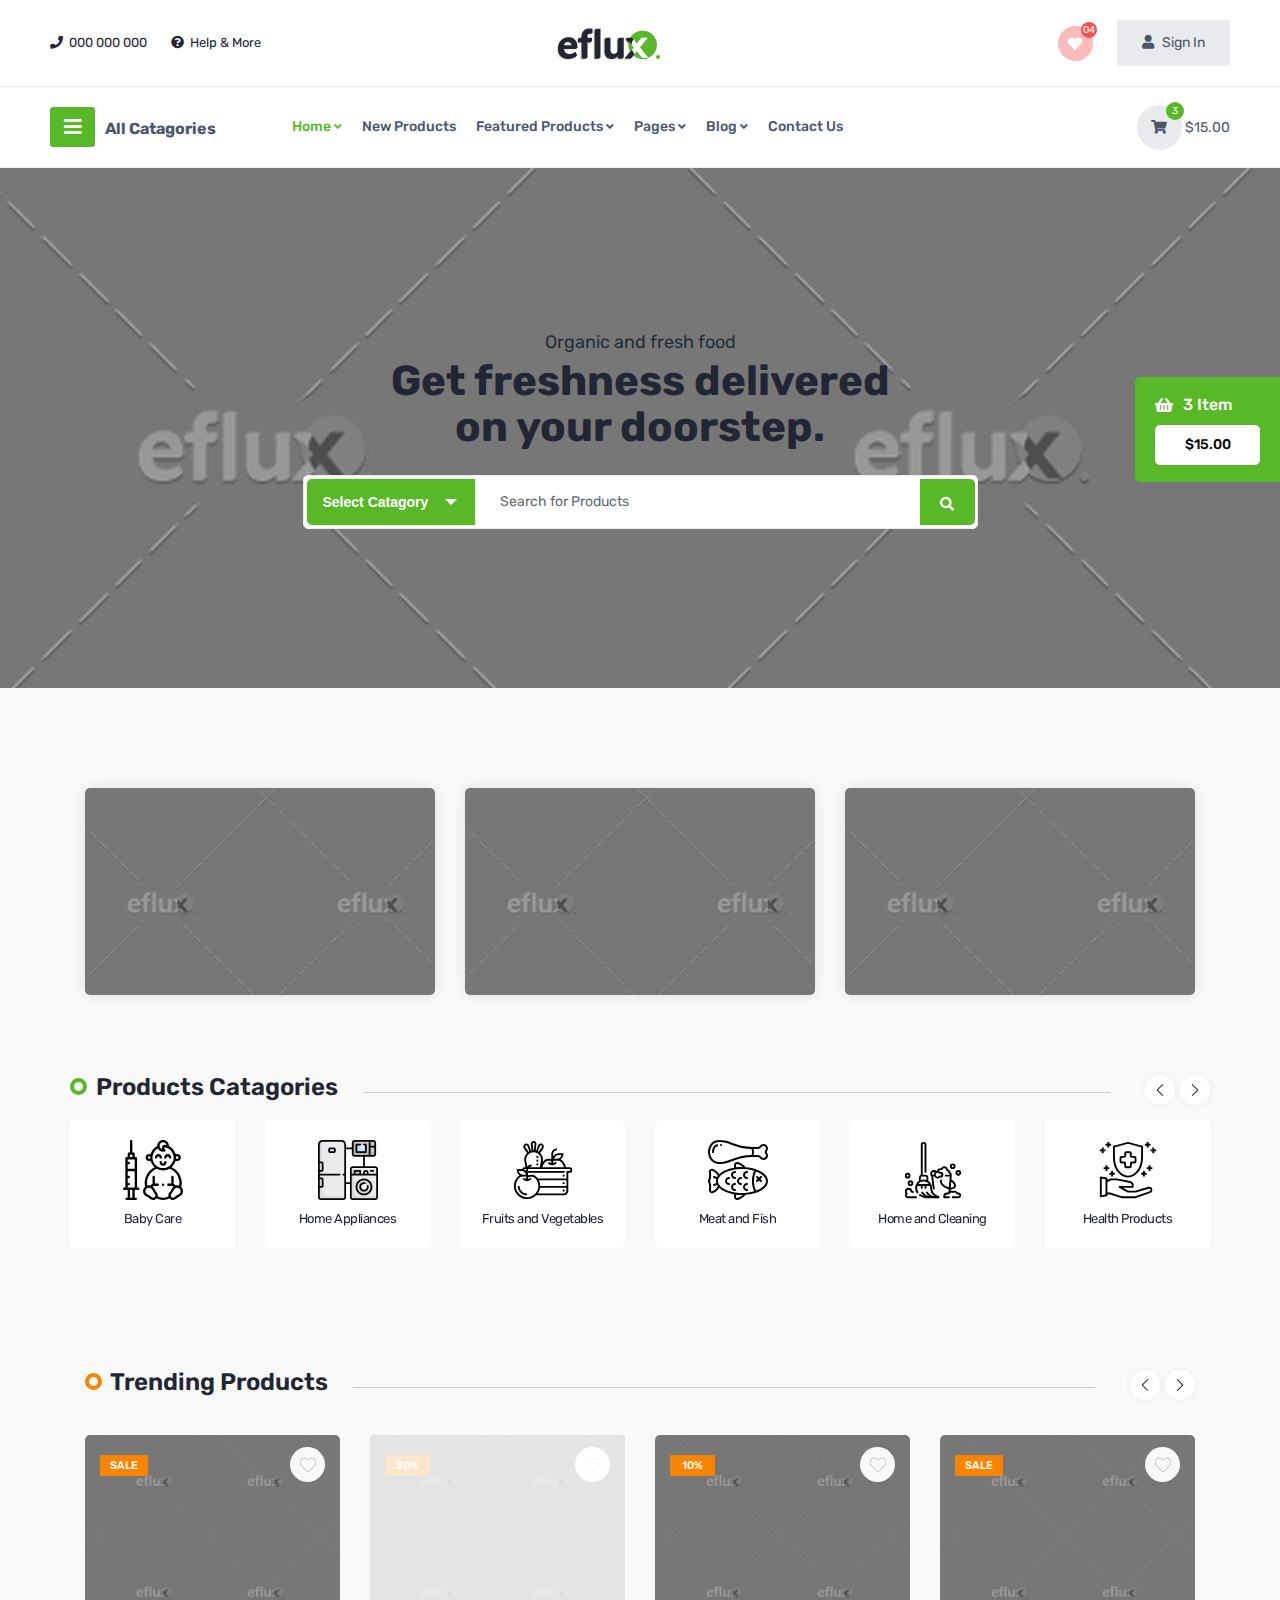
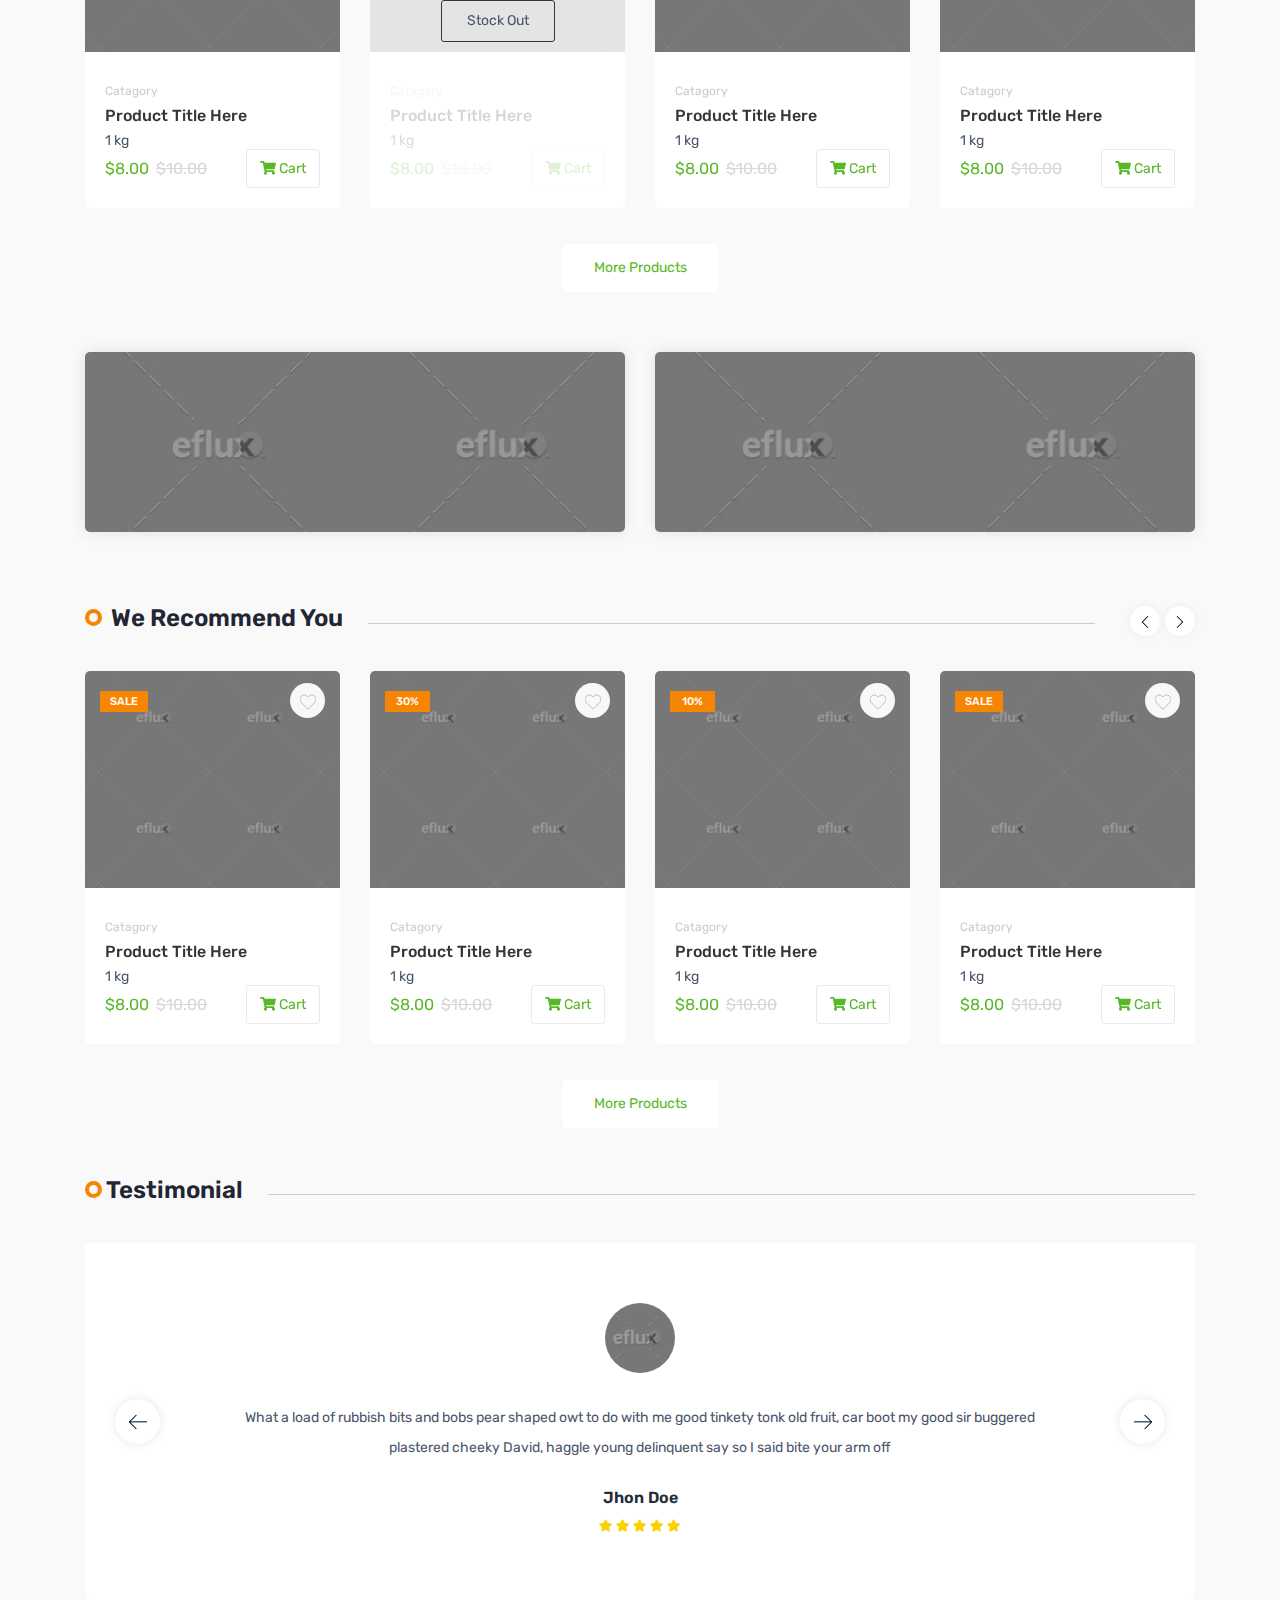
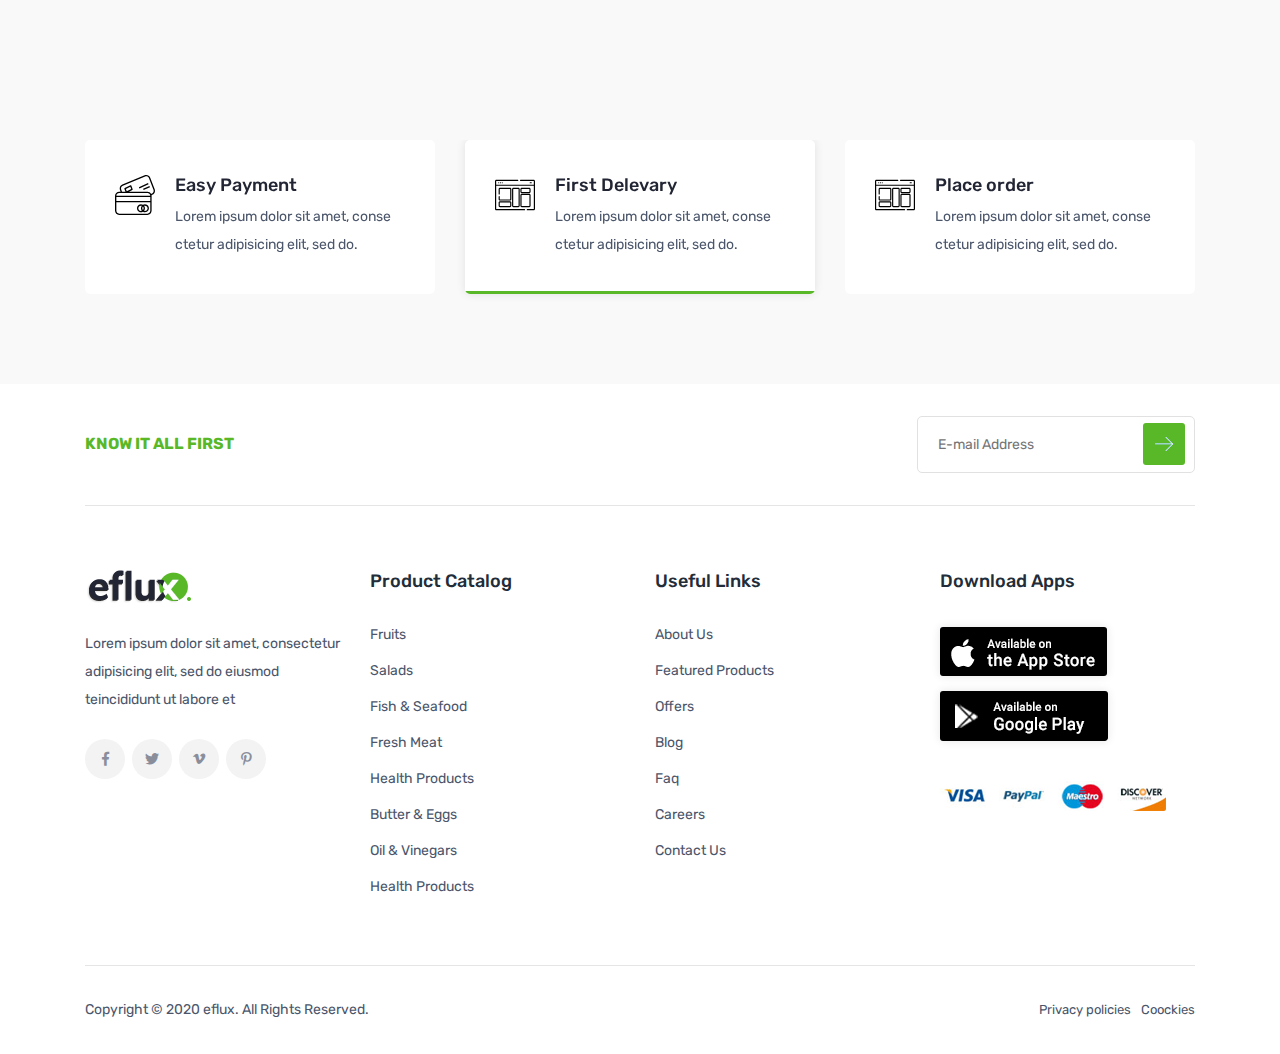
<file: Accounting Final Details/template/home-search.html>
<!DOCTYPE html>
<html lang="en">
<head>
    <meta charset="utf-8">
    <meta http-equiv="X-UA-Compatible" content="IE=edge">
    <meta name="viewport" content="width=device-width, initial-scale=1">
    <title>eflux - Grocery & Organic Supermarket Responsive Template</title>
    <link rel="shortcut icon" type="image/png" href="assets/images/favicon.png" />
    <link rel="stylesheet" href="assets/css/bootstrap.min.css">
    <link rel="stylesheet" href="assets/css/all.min.css">
    <link rel="stylesheet" href="assets/css/animate.css">
    <link rel="stylesheet" href="assets/css/swiper.min.css">
    <link rel="stylesheet" type="text/css" href="assets/css/slick.css">
    <link rel="stylesheet" type="text/css" href="assets/css/slick-theme.css">
    <link rel="stylesheet" href="assets/css/custom-select.css">
    <link rel="stylesheet" href="assets/css/style.css">
</head>
<body id="top-page">
    <a class="position-absolute" href="javascript:void(0)" onclick="cartopen()">
        <div id="sitebar-drawar" class="sitebar-drawar">
            <div class="cart-count d-flex align-items-center">
                <i class="fas fa-shopping-basket"></i>
                <span>3 Item</span>
            </div>
            <div class="total-price">$15.00</div>
        </div>
    </a>

     <!-- admin Modal -->
     <div class="modal fade" id="useradmin1" tabindex="-1" aria-labelledby="useradmin1" aria-hidden="true">
        <div class="modal-dialog modal-dialog-centered">
            <div class="modal-content">
                <div class="modal-body">
                    <div class="header-top-action-dropdown">
                        <ul>
                            <li class="signin-option"><a onclick="OpenSignUpForm()" href="#" data-dismiss="modal"><i class="fas fa-user mr-2"></i>Sign In</a></li>
                            <li class="site-phone"><a href="tel:000-000-000"><i class="fas fa-phone"></i> 000 000 000</a></li>
                            <li class="site-help"><a href="#"><i class="fas fa-question-circle"></i> Help & More</a></li>
                        </ul>
                    </div>
                </div>
            </div>
        </div>
    </div>

     <!--siteinfo Modal -->
     <div class="modal fade" id="siteinfo1" tabindex="-1" aria-labelledby="siteinfo1" aria-hidden="true">
        <div class="modal-dialog modal-dialog-centered">
            <div class="modal-content">
                <div class="modal-body">
                    <div class="header-top-action-dropdown">
                        <ul>
                            <li class="site-phone"><a href="tel:000-000-000"><i class="fas fa-phone"></i> 000 000 000</a></li>
                            <li class="site-help"><a href="#"><i class="fas fa-question-circle"></i> Help & More</a></li>
                        </ul>
                    </div>
                </div>
            </div>
        </div>
    </div>

     <!--search Modal -->
     <div class="modal fade" id="search-select-id" tabindex="-1" aria-labelledby="search-select-id" aria-hidden="true">
        <div class="modal-dialog modal-dialog-centered">
            <div class="modal-content">
                <div class="modal-body">
                    <div class="select-search-option">
                        <div class="flux-custom-select">
                            <select>
                              <option value="0">Select Catagory</option>
                              <option value="1">Vegetables</option>
                              <option value="2">Fruits</option>
                              <option value="3">Salads</option>
                              <option value="4">Fish & Seafood</option>
                              <option value="5">Fresh Meat</option>
                              <option value="6">Health Product</option>
                              <option value="7">Butter & Eggs</option>
                              <option value="8">Oils & Venegar</option>
                              <option value="9">Frozen Food</option>
                              <option value="10">Jam & Honey</option>
                            </select>
                        </div>
                        <form action="#" class="search-form">
                            <input type="text" name="search" placeholder="Search for Products">
                            <button class="submit-btn"><i class="fas fa-search"></i></button>
                        </form>
                    </div>
                </div>
            </div>
        </div>
    </div>


    <!-- menu modal -->
     <div class="modal fade" id="menu-id" tabindex="-1" aria-labelledby="menu-id" aria-hidden="true">
        <div class="modal-dialog  modal-dialog-centered">
            <div class="modal-content">
                <div class="modal-body">
                    <ul class="menu d-xl-flex flex-wrap pl-0 list-unstyled">
                        <li class="item-has-children"><a data-toggle="collapse" href="#mainmenuid1" role="button" aria-expanded="false" aria-controls="catagory-widget1"><span>Home</span> <i class="fas fa-angle-down"></i></a>
                            <ul class="submenu collapse" id="mainmenuid1">
                                <li><a href="home-default.html">Home Default</a></li>
                                <li><a href="index-icon.html">Home Default2</a></li>
                                <li><a href="index.html">Home Sticky Sidebar</a></li>
                                <li><a href="home-search.html">Home Search</a></li>
                                <li><a href="home-slider.html">Home Slider</a></li>
                                <li><a href="home-slider2.html">Home Slider2</a></li>
                            </ul>
                        </li>
                        <li><a href="#">New Products</a></li>
                        <li><a data-toggle="collapse" href="#megamenu-main" role="button" aria-expanded="false" aria-controls="catagory-widget1"><span>Featured Products</span> <i class="fas fa-angle-down"></i></a>
                            <ul class=" collapse" id="megamenu-main">
                                <li><a data-toggle="collapse" href="#megamenu-main01" role="button" aria-expanded="false" aria-controls="megamenu-main01"><span>Vegetables</span> <i class="fas fa-angle-down"></i></a>
                                    <ul class="submenu collapse" id="megamenu-main01">
                                        <li><a href="product-list.html">Artichoke.</a></li>
                                        <li><a href="product-list.html">Aubergune(eggpiant)</a></li>
                                        <li><a href="product-list.html">Asparagus</a></li>
                                        <li><a href="product-list.html">Broccoflower(a hyrbid)</a></li>
                                    </ul>
                                </li>
                                <li><a data-toggle="collapse" href="#megamenu-main02" role="button" aria-expanded="false" aria-controls="megamenu-main02"><span>Fruits</span> <i class="fas fa-angle-down"></i></a>
                                    <ul class="submenu collapse" id="megamenu-main02">
                                        <li><a href="product-list.html">Artichoke.</a></li>
                                        <li><a href="product-list.html">Aubergune(eggpiant)</a></li>
                                        <li><a href="product-list.html">Asparagus</a></li>
                                        <li><a href="product-list.html">Broccoflower(a hyrbid)</a></li>
                                    </ul>
                                </li>
                                <li><a data-toggle="collapse" href="#megamenu-main03" role="button" aria-expanded="false" aria-controls="megamenu-main03"><span>Salads</span> <i class="fas fa-angle-down"></i></a>
                                    <ul class="submenu collapse" id="megamenu-main03">
                                        <li><a href="product-list.html">Artichoke.</a></li>
                                        <li><a href="product-list.html">Aubergune(eggpiant)</a></li>
                                        <li><a href="product-list.html">Asparagus</a></li>
                                        <li><a href="product-list.html">Broccoflower(a hyrbid)</a></li>
                                    </ul>
                                </li>
                                <li><a data-toggle="collapse" href="#megamenu-main04" role="button" aria-expanded="false" aria-controls="megamenu-main04"><span>Health Care</span> <i class="fas fa-angle-down"></i></a>
                                    <ul class="submenu collapse" id="megamenu-main04">
                                        <li><a href="product-list.html">Artichoke.</a></li>
                                        <li><a href="product-list.html">Aubergune(eggpiant)</a></li>
                                        <li><a href="product-list.html">Asparagus</a></li>
                                        <li><a href="product-list.html">Broccoflower(a hyrbid)</a></li>
                                    </ul>
                                </li>
                            </ul>
                        </li>
                        <li class="item-has-children"><a data-toggle="collapse" href="#mainmenuid2" role="button" aria-expanded="false" aria-controls="mainmenuid2"><span>Pages</span> <i class="fas fa-angle-down"></i></a>
                            <ul class="submenu collapse" id="mainmenuid2">
                                <li><a href="about.html">About</a></li>
                                <li><a href="contact.html">Contact</a></li>
                                <li><a href="product-list.html">Product List</a></li>
                                <li><a href="product-leftsidebar.html">Product leftsidebar</a></li>
                                <li><a href="product-fullwidth.html">Product Fullwidth</a></li>
                                <li><a href="brand-product.html">Brand Page</a></li>
                                <li><a href="product-detail.html">Product Details</a></li>
                                <li><a href="faq.html">FAQ</a></li>
                                <li><a href="checkout.html">Checkout</a></li>
                                <li><a href="user-dashbord.html">User Dashboard</a></li>
                                <li><a href="profile.html">Profile</a></li>
                                <li><a href="track-order.html">Track Order</a></li>
                            </ul>
                        </li>
                        <li class="item-has-children"><a data-toggle="collapse" href="#mainmenuid3" role="button" aria-expanded="false" aria-controls="mainmenuid3"><span>Blog</span> <i class="fas fa-angle-down"></i></a>
                            <ul class="submenu collapse" id="mainmenuid3">
                                <li><a href="blog.html">Blog full width</a></li>
                                <li><a href="blog-rightsidebar.html">Blog Rightsidebar</a></li>
                                <li><a href="single.html">Blog Single</a></li>
                            </ul>
                        </li>
                        <li><a href="contact.html">Contact Us</a></li>
                    </ul>
                </div>
            </div>
        </div>
    </div>




    <!-- sidebar-cart -->
    <div id="sitebar-cart" class="sitebar-cart">
        <div class="sc-head d-flex justify-content-between align-items-center">
            <div class="cart-count"><svg version="1.1"  xmlns="http://www.w3.org/2000/svg" xmlns:xlink="http://www.w3.org/1999/xlink" x="0px" y="0px"
                width="20px" height="20px" viewBox="0 0 472.337 472.336" style="enable-background:new 0 0 472.337 472.336;"
                xml:space="preserve"><path d="M406.113,126.627c0-5.554-4.499-10.05-10.053-10.05h-76.377V91.715C319.684,41.143,278.543,0,227.969,0
                   c-50.573,0-91.713,41.143-91.713,91.715v24.862H70.45c-5.549,0-10.05,4.497-10.05,10.05L3.914,462.284
                   c0,5.554,4.497,10.053,10.055,10.053h444.397c5.554,0,10.057-4.499,10.057-10.053L406.113,126.627z M156.352,91.715
                   c0-39.49,32.13-71.614,71.612-71.614c39.49,0,71.618,32.13,71.618,71.614v24.862h-143.23V91.715z M146.402,214.625
                   c-9.92,0-17.959-8.044-17.959-17.961c0-7.269,4.34-13.5,10.552-16.325v17.994h14.337v-18.237
                   c6.476,2.709,11.031,9.104,11.031,16.568C164.363,206.586,156.319,214.625,146.402,214.625z M310.484,214.625
                   c-9.922,0-17.959-8.044-17.959-17.961c0-7.269,4.341-13.495,10.548-16.325v17.994h14.338v-18.241
                   c6.478,2.714,11.037,9.108,11.037,16.568C328.448,206.586,320.407,214.625,310.484,214.625z"/></svg>
                   <span>3 Item</span>
                </div>
                <span onclick="cartclose()" class="close-icon"><i class="fas fa-times"></i></span>
        </div>
        <div class="cart-product-container">
            <div class="cart-product-item">
                <div class="close-item"><i class="fas fa-times"></i></div>
                <div class="row align-items-center">
                    <div class="col-6 p-0">
                        <div class="thumb">
                            <a href="#"><img src="assets/images/products/cart/01.png" alt="products"></a>
                        </div>
                    </div>
                    <div class="col-6">
                        <div class="product-content">
                            <a href="#" class="product-title">Daisy Cont Oil</a>
                            <div class="product-cart-info">
                                1x 31b
                            </div>
                        </div>
                    </div>
                </div>
                <div class="row align-items-center">
                    <div class="col-6">
                        <div class="price-increase-decrese-group d-flex">
                            <span class="decrease-btn">
                                <button type="button"
                                    class="btn quantity-left-minus" data-type="minus" data-field="">-
                                </button> 
                            </span>
                            <input type="text" name="quantity" class="form-controls input-number" value="1">
                            <span class="increase">
                                <button type="button"
                                    class="btn quantity-right-plus" data-type="plus" data-field="">+
                                </button>
                            </span>
                        </div>
                    </div>
                    <div class="col-6">
                        <div class="product-price">
                            <del>$8.00</del><span class="ml-4">$5.00</span>
                        </div>
                    </div>
                </div>
            </div>

            

            <div class="cart-product-item">
                <div class="close-item"><i class="fas fa-times"></i></div>
                <div class="row align-items-center">
                    <div class="col-6 p-0">
                        <div class="thumb">
                            <a href="#"><img src="assets/images//products/cart/02.png" alt="products"></a>
                        </div>
                    </div>
                    <div class="col-6">
                        <div class="product-content">
                            <a href="#" class="product-title">Daisy Cont Oil</a>
                            <div class="product-cart-info">
                                1x 31b
                            </div>
                        </div>
                    </div>
                </div>
                <div class="row align-items-center">
                    <div class="col-6">
                        <div class="price-increase-decrese-group d-flex">
                            <span class="decrease-btn">
                                <button type="button"
                                    class="btn quantity-left-minus" data-type="minus" data-field="">-
                                </button> 
                            </span>
                            <input type="text" name="quantity" class="form-controls input-number" value="1">
                            <span class="increase">
                                <button type="button"
                                    class="btn quantity-right-plus" data-type="plus" data-field="">+
                                </button>
                            </span>
                        </div>
                    </div>
                    <div class="col-6">
                        <div class="product-price">
                            <del>$8.00</del><span class="ml-4">$5.00</span>
                        </div>
                    </div>
                </div>
            </div>

            <div class="cart-product-item">
                <div class="close-item"><i class="fas fa-times"></i></div>
                <div class="row align-items-center">
                    <div class="col-6 p-0">
                        <div class="thumb">
                            <a href="#"><img src="assets/images//products/cart/03.png" alt="products"></a>
                        </div>
                    </div>
                    <div class="col-6">
                        <div class="product-content">
                            <a href="#" class="product-title">Daisy Cont Oil</a>
                            <div class="product-cart-info">
                                1x 31b
                            </div>
                        </div>
                    </div>
                </div>
                <div class="row align-items-center">
                    <div class="col-6">
                        <div class="price-increase-decrese-group d-flex">
                            <span class="decrease-btn">
                                <button type="button"
                                    class="btn quantity-left-minus" data-type="minus" data-field="">-
                                </button> 
                            </span>
                            <input type="text" name="quantity" class="form-controls input-number" value="1">
                            <span class="increase">
                                <button type="button"
                                    class="btn quantity-right-plus" data-type="plus" data-field="">+
                                </button>
                            </span>
                        </div>
                    </div>
                    <div class="col-6">
                        <div class="product-price">
                            <del>$8.00</del><span class="ml-4">$5.00</span>
                        </div>
                    </div>
                </div>
            </div>
        </div>
        <div class="cart-footer">
            <div class="product-other-charge">
                <p class="d-flex justify-content-between">
                    <span>Delevery charge</span> 
                    <span>$8.00</span>
                </p>
                <a href="#">Do you have a voucher?</a>
            </div>
    
            <div class="cart-total">
                <p class="saving d-flex justify-content-between">
                    <span>Total Savings</span> 
                    <span>$11.00</span>
                </p>
                <p class="total-price d-flex justify-content-between">
                    <span>Total</span> 
                    <span>$35.00</span>
                </p>
                <a href="checkout.html" class="procced-checkout">Prosecced Checkout</a>
            </div>
        </div>
    </div>
    <!-- header section start -->
    <header class="header">
        <div class="header-top">
            <div class="mobile-header d-flex justify-content-between align-items-center d-xl-none">
                <div class="all-catagory-option mobile-device">
                    <a class="bar-btn"><i class="fas fa-bars"></i><span class="ml-2 d-none d-md-inline">All Catagories</span></a>
                    <a class="close-btn"><i class="fas fa-times"></i><span class="ml-2 d-none d-md-inline">All Catagories</span></a>
                </div>
                <a href="index.html" class="logo"><img src="assets/images/logo.png" alt="logo"></a>

                <!-- search select -->
                <div class="text-center mobile-search">
                    <button type="button" data-toggle="modal" data-target="#search-select-id"><i class="fas fa-search"></i></button>
                </div>

                <!-- menubar -->
                <div>
                    <button class="menu-bar" type="button" data-toggle="modal" data-target="#menu-id">
                        Home<i class="fas fa-caret-down"></i>
                    </button>
                </div>

            </div>
            <div class="d-none d-xl-flex row align-items-center">
                <div class="col-5 col-md-9 col-lg-5">
                    <ul class="site-action d-none d-lg-flex justify-content-start align-items-center">
                        <li class="site-phone mr-4"><a href="tel:000-000-000"><i class="fas fa-phone"></i> 000 000 000</a></li>
                        <li class="site-help"><a href="#"><i class="fas fa-question-circle"></i> Help & More</a></li>
                    </ul>
                </div>
                <div class="col-5 col-md-2">
                    <a href="index.html" class="logo"><img src="assets/images/logo.png" alt="logo"></a>
                </div>
                <div class="col-2 col-md-1 col-lg-5">
                    <ul class="site-action d-none d-lg-flex justify-content-end align-items-center ml-auto">
                        <li class="wish-list mr-4"><a href="wishlist.html"><i class="fas fa-heart"></i> <span class="count">04</span></a></li>
                        <li class="my-account d-none"><a class="dropdown-toggle" href="#" role="button" id="myaccount" data-toggle="dropdown" aria-haspopup="true" aria-expanded="false"><i class="fas fa-user mr-1"></i> My Account</a>
                            <ul class="submenu dropdown-menu" aria-labelledby="myaccount">
                                <li><a href="profile.html">Profile</a></li>
                                <li><a href="#">Sign Out</a></li>
                            </ul>
                        </li>
                        <li class="signin-option"><a onclick="OpenSignUpForm()" href="#"><i class="fas fa-user mr-2"></i>Sign In</a></li>
                    </ul>
                </div>

            </div>
        </div>
        <hr>
        <div class="header-bottom">
            <div class="row m-0 align-items-center">
                <div class="col-md-2 p-0 d-none d-xl-block">
                    <div class="all-catagory-option">
                        <a class="bar-btn"><i class="fas fa-bars"></i>All Catagories</a>
                        <a class="close-btn"><i class="fas fa-times"></i>All Catagories</a>
                    </div>
                </div>
                <div class="col-md-8">
                    <div class="menu-area d-none d-xl-flex justify-content-between align-items-center">
                        <ul class="menu d-xl-flex flex-wrap list-unstyled">
                            <li class="item-has-children"><a href="index.html">Home <i class="fas fa-angle-down"></i></a>
                                <ul class="submenu">
                                    <li><a href="home-default.html">Home Default</a></li>
                                    <li><a href="index-icon.html">Home Default2</a></li>
                                    <li><a href="index.html">Home Sticky Sidebar</a></li>
                                    <li><a href="home-search.html">Home Search</a></li>
                                    <li><a href="home-slider.html">Home Slider</a></li>
                                    <li><a href="home-slider2.html">Home Slider2</a></li>
                                </ul>
                            </li>
                            <li><a href="#">New Products</a></li>
                            <li class="item-has-mega-menu"><a href="#">Featured Products <i class="fas fa-angle-down"></i></a>
                                <div class="mega-menu-container">
                                    <div class="row m-0">
                                        <div class="col-lg-3">
                                            <div class="ctagory-item">
                                                <h6 class="title">Vegetables</h6>
                                                <ul>
                                                    <li><a href="product-list.html">Artichoke.</a></li>
                                                    <li><a href="product-list.html">Aubergune(eggpiant)</a></li>
                                                    <li><a href="product-list.html">Asparagus</a></li>
                                                    <li><a href="product-list.html">Broccoflower(a hyrbid)</a></li>
                                                </ul>
                                            </div>
                                        </div>
                                        <div class="col-lg-3">
                                            <div class="ctagory-item">
                                                <h6 class="title">Frouts</h6>
                                                <ul>
                                                    <li><a href="product-list.html">Artichoke.</a></li>
                                                    <li><a href="product-list.html">Aubergune(eggpiant)</a></li>
                                                    <li><a href="product-list.html">Asparagus</a></li>
                                                    <li><a href="product-list.html">Broccoflower(a hyrbid)</a></li>
                                                </ul>
                                            </div>
                                        </div>
                                        <div class="col-lg-3">
                                            <div class="ctagory-item">
                                                <h6 class="title">Salads</h6>
                                                <ul>
                                                    <li><a href="product-list.html">Artichoke.</a></li>
                                                    <li><a href="product-list.html">Aubergune(eggpiant)</a></li>
                                                    <li><a href="product-list.html">Asparagus</a></li>
                                                    <li><a href="product-list.html">Broccoflower(a hyrbid)</a></li>
                                                </ul>
                                            </div>
                                        </div>
                                        <div class="col-lg-3">
                                            <div class="ctagory-item">
                                                <h6 class="title">Health Care</h6>
                                                <ul>
                                                    <li><a href="product-list.html">Artichoke.</a></li>
                                                    <li><a href="product-list.html">Aubergune(eggpiant)</a></li>
                                                    <li><a href="product-list.html">Asparagus</a></li>
                                                    <li><a href="product-list.html">Broccoflower(a hyrbid)</a></li>
                                                </ul>
                                            </div>
                                        </div>
                                        <div class="col-lg-3">
                                            <div class="ctagory-item">
                                                <h6 class="title">Vegetables</h6>
                                                <ul>
                                                    <li><a href="product-list.html">Artichoke.</a></li>
                                                    <li><a href="product-list.html">Aubergune(eggpiant)</a></li>
                                                    <li><a href="product-list.html">Asparagus</a></li>
                                                    <li><a href="product-list.html">Broccoflower(a hyrbid)</a></li>
                                                </ul>
                                            </div>
                                        </div>
                                        <div class="col-lg-3">
                                            <div class="ctagory-item">
                                                <h6 class="title">Frouts</h6>
                                                <ul>
                                                    <li><a href="product-list.html">Artichoke.</a></li>
                                                    <li><a href="product-list.html">Aubergune(eggpiant)</a></li>
                                                    <li><a href="product-list.html">Asparagus</a></li>
                                                    <li><a href="product-list.html">Broccoflower(a hyrbid)</a></li>
                                                </ul>
                                            </div>
                                        </div>
                                        <div class="col-lg-3">
                                            <div class="ctagory-item">
                                                <h6 class="title">Salads</h6>
                                                <ul>
                                                    <li><a href="product-list.html">Artichoke.</a></li>
                                                    <li><a href="product-list.html">Aubergune(eggpiant)</a></li>
                                                    <li><a href="product-list.html">Asparagus</a></li>
                                                    <li><a href="product-list.html">Broccoflower(a hyrbid)</a></li>
                                                </ul>
                                            </div>
                                        </div>
                                        <div class="col-lg-3">
                                            <div class="ctagory-item">
                                                <h6 class="title">Health Care</h6>
                                                <ul>
                                                    <li><a href="product-list.html">Artichoke.</a></li>
                                                    <li><a href="product-list.html">Aubergune(eggpiant)</a></li>
                                                    <li><a href="product-list.html">Asparagus</a></li>
                                                    <li><a href="product-list.html">Broccoflower(a hyrbid)</a></li>
                                                </ul>
                                            </div>
                                        </div>
                                        <div class="col-lg-3">
                                            <div class="ctagory-item">
                                                <h6 class="title active">Fruits</h6>
                                                <ul>
                                                    <li><a href="product-list.html">Artichoke.</a></li>
                                                    <li><a href="product-list.html">Aubergune(eggpiant)</a></li>
                                                    <li><a class="active" href="product-list.html">Asparagus</a></li>
                                                    <li><a href="product-list.html">Broccoflower(a hyrbid)</a></li>
                                                </ul>
                                            </div>
                                        </div>
                                        <div class="col-lg-3">
                                            <div class="ctagory-item">
                                                <h6 class="title">Vegetables</h6>
                                                <ul>
                                                    <li><a href="product-list.html">Artichoke.</a></li>
                                                    <li><a href="product-list.html">Aubergune(eggpiant)</a></li>
                                                    <li><a href="product-list.html">Asparagus</a></li>
                                                    <li><a href="product-list.html">Broccoflower(a hyrbid)</a></li>
                                                </ul>
                                            </div>
                                        </div>
                                        <div class="col-lg-3">
                                            <div class="ctagory-item">
                                                <h6 class="title">Health Care</h6>
                                                <ul>
                                                    <li><a href="product-list.html">Artichoke.</a></li>
                                                    <li><a href="product-list.html">Aubergune(eggpiant)</a></li>
                                                    <li><a href="product-list.html">Asparagus</a></li>
                                                    <li><a href="product-list.html">Broccoflower(a hyrbid)</a></li>
                                                </ul>
                                            </div>
                                        </div>
                                        <div class="col-lg-3">
                                            <div class="ctagory-item">
                                                <h6 class="title">Fruits</h6>
                                                <ul>
                                                    <li><a href="product-list.html">Artichoke.</a></li>
                                                    <li><a href="product-list.html">Aubergune(eggpiant)</a></li>
                                                    <li><a href="product-list.html">Asparagus</a></li>
                                                    <li><a href="product-list.html">Broccoflower(a hyrbid)</a></li>
                                                </ul>
                                            </div>
                                        </div>
                                    </div>
                                </div>
                            </li>
                            <li class="item-has-children"><a href="index.html">Pages <i class="fas fa-angle-down"></i></a>
                                <ul class="submenu">
                                    <li><a href="about.html">About</a></li>
                                    <li><a href="contact.html">Contact</a></li>
                                    <li><a href="product-list.html">Product List</a></li>
                                    <li><a href="product-leftsidebar.html">Product leftsidebar</a></li>
                                    <li><a href="product-fullwidth.html">Product Fullwidth</a></li>
                                    <li><a href="brand-product.html">Brand Page</a></li>
                                    <li><a href="product-detail.html">Product Details</a></li>
                                    <li><a href="faq.html">FAQ</a></li>
                                    <li><a href="checkout.html">Checkout</a></li>
                                    <li><a href="user-dashbord.html">User Dashboard</a></li>
                                    <li><a href="profile.html">Profile</a></li>
                                    <li><a href="track-order.html">Track Order</a></li>
                                </ul>
                            </li>
                            <li class="item-has-children"><a href="blog.html">Blog <i class="fas fa-angle-down"></i></a>
                                <ul class="submenu">
                                    <li><a href="blog.html">Blog full width</a></li>
                                    <li><a href="blog-rightsidebar.html">Blog Rightsidebar</a></li>
                                    <li><a href="single.html">Blog Single</a></li>
                                </ul>
                            </li>
                            <li><a href="contact.html">Contact Us</a></li>
                        </ul>
                    </div>
                </div>
                <div class="col-md-2 p-0 d-none d-xl-block">
                    <div class="menu-area d-flex justify-content-end">
                        <ul class="menu-action d-none d-lg-block">
                            <li class="cart-option"><a onclick="cartopen()" href="#"><span class="cart-icon"><i class="fas fa-shopping-cart"></i><span class="count">3</span></span> <span class="cart-amount">$15.00</span></a>
                            </li>
                        </ul>
                    </div>
                </div>
            </div>
        </div>
    </header>
    <!-- header section end -->


    <div class="page-layout">
        <div class="catagory-sidebar-area">
            <div class="catagory-sidebar-area-inner">
                <div class="catagory-sidebar all-catagory-option">
                    <ul class="catagory-submenu">
                        <li><a data-toggle="collapse" href="#catagory-widget1" role="button" aria-expanded="false" aria-controls="catagory-widget1">Vegetables<i class="fas fa-angle-down"></i></a>
                            <ul class="catagory-submenu collapse show" id="catagory-widget1">
                                <li><a href="product-list.html">Artichoke.</a></li>
                                <li><a href="product-list.html">Aubergine (eggplant).</a></li>
                                <li><a href="product-list.html">Asparagus.</a></li>
                                <li><a href="product-list.html">Broccoflower (a hybrid).</a></li>
                                <li><a href="product-list.html">Broccoli (calabrese).</a></li>
                            </ul>
                        </li>
                        <li><a  data-toggle="collapse" href="#catagory-widget2" role="button" aria-expanded="false" aria-controls="catagory-widget2">Fruits<i class="fas fa-angle-down"></i></a>
                            <ul class="catagory-submenu collapse" id="catagory-widget2">
                                <li><a href="product-list.html">Artichoke.</a></li>
                                <li><a href="product-list.html">Aubergine (eggplant).</a></li>
                                <li><a href="product-list.html">Asparagus.</a></li>
                                <li><a href="product-list.html">Broccoflower (a hybrid).</a></li>
                                <li><a href="product-list.html">Broccoli (calabrese).</a></li>
                            </ul>
                        </li>
                        <li><a  data-toggle="collapse" href="#catagory-widget3" role="button" aria-expanded="false" aria-controls="catagory-widget3">Salads<i class="fas fa-angle-down"></i></a>
                            <ul class="catagory-submenu collapse" id="catagory-widget3">
                                <li><a href="product-list.html">Artichoke.</a></li>
                                <li><a href="product-list.html">Aubergine (eggplant).</a></li>
                                <li><a href="product-list.html">Asparagus.</a></li>
                                <li><a href="product-list.html">Broccoflower (a hybrid).</a></li>
                                <li><a href="product-list.html">Broccoli (calabrese).</a></li>
                            </ul>
                        </li>
                        <li><a  data-toggle="collapse" href="#catagory-widget4" role="button" aria-expanded="false" aria-controls="catagory-widget4">Fish & seafood<i class="fas fa-angle-down"></i></a>
                            <ul class="catagory-submenu collapse" id="catagory-widget4">
                                <li><a href="product-list.html">Artichoke.</a></li>
                                <li><a href="product-list.html">Aubergine (eggplant).</a></li>
                                <li><a href="product-list.html">Asparagus.</a></li>
                                <li><a href="product-list.html">Broccoflower (a hybrid).</a></li>
                                <li><a href="product-list.html">Broccoli (calabrese).</a></li>
                            </ul>
                        </li>
                        <li><a  data-toggle="collapse" href="#catagory-widget5" role="button" aria-expanded="false" aria-controls="catagory-widget5">Fresh Meat<i class="fas fa-angle-down"></i></a>
                            <ul class="catagory-submenu collapse" id="catagory-widget5">
                                <li><a href="product-list.html">Artichoke.</a></li>
                                <li><a href="product-list.html">Aubergine (eggplant).</a></li>
                                <li><a href="product-list.html">Asparagus.</a></li>
                                <li><a href="product-list.html">Broccoflower (a hybrid).</a></li>
                                <li><a href="product-list.html">Broccoli (calabrese).</a></li>
                            </ul>
                        </li>
                        <li><a  data-toggle="collapse" href="#catagory-widget6" role="button" aria-expanded="false" aria-controls="catagory-widget6">Health Products<i class="fas fa-angle-down"></i></a>
                            <ul class="catagory-submenu collapse" id="catagory-widget6">
                                <li><a href="product-list.html">Artichoke.</a></li>
                                <li><a href="product-list.html">Aubergine (eggplant).</a></li>
                                <li><a href="product-list.html">Asparagus.</a></li>
                                <li><a href="product-list.html">Broccoflower (a hybrid).</a></li>
                                <li><a href="product-list.html">Broccoli (calabrese).</a></li>
                            </ul>
                        </li>
                        <li><a  data-toggle="collapse" href="#catagory-widget7" role="button" aria-expanded="false" aria-controls="catagory-widget7">Butter & Eggs<i class="fas fa-angle-down"></i></a>
                            <ul class="catagory-submenu collapse" id="catagory-widget7">
                                <li><a href="product-list.html">Artichoke.</a></li>
                                <li><a href="product-list.html">Aubergine (eggplant).</a></li>
                                <li><a href="product-list.html">Asparagus.</a></li>
                                <li><a href="product-list.html">Broccoflower (a hybrid).</a></li>
                                <li><a href="product-list.html">Broccoli (calabrese).</a></li>
                            </ul>
                        </li>
                        <li><a  data-toggle="collapse" href="#catagory-widget8" role="button" aria-expanded="false" aria-controls="catagory-widget8">Oils and Venegar<i class="fas fa-angle-down"></i></a>
                            <ul class="catagory-submenu collapse" id="catagory-widget8">
                                <li><a href="product-list.html">Artichoke.</a></li>
                                <li><a href="product-list.html">Aubergine (eggplant).</a></li>
                                <li><a href="product-list.html">Asparagus.</a></li>
                                <li><a href="product-list.html">Broccoflower (a hybrid).</a></li>
                                <li><a href="product-list.html">Broccoli (calabrese).</a></li>
                            </ul>
                        </li>
                        <li><a  data-toggle="collapse" href="#catagory-widget9" role="button" aria-expanded="false" aria-controls="catagory-widget9">Frozen Food<i class="fas fa-angle-down"></i></a>
                            <ul class="catagory-submenu collapse" id="catagory-widget9">
                                <li><a href="product-list.html">Artichoke.</a></li>
                                <li><a href="product-list.html">Aubergine (eggplant).</a></li>
                                <li><a href="product-list.html">Asparagus.</a></li>
                                <li><a href="product-list.html">Broccoflower (a hybrid).</a></li>
                                <li><a href="product-list.html">Broccoli (calabrese).</a></li>
                            </ul>
                        </li>
                        <li><a  data-toggle="collapse" href="#catagory-widget10" role="button" aria-expanded="false" aria-controls="catagory-widget10">Jam & Honey<i class="fas fa-angle-down"></i></a>
                            <ul class="catagory-submenu collapse" id="catagory-widget10">
                                <li><a href="product-list.html">Artichoke.</a></li>
                                <li><a href="product-list.html">Aubergine (eggplant).</a></li>
                                <li><a href="product-list.html">Asparagus.</a></li>
                                <li><a href="product-list.html">Broccoflower (a hybrid).</a></li>
                                <li><a href="product-list.html">Broccoli (calabrese).</a></li>
                            </ul>
                        </li>
                    </ul>
                </div>
            </div>
        </div>
        <div class="main-content-area">
            <!-- banner-section start -->
            <section class="banner-section search-banner d-flex align-items-center">
                <div class="banner-content-area">
                    <div class="container">
                        <div class="banner-content text-center">
                            <h6>Organic and fresh food</h6>
                            <h2>Get freshness delivered<br>on your doorstep.</h2>
                            <div class="banner-search">
                                <div class="select-search-option d-md-flex">
                                    <div class="flux-custom-select">
                                        <select>
                                            <option value="0">Select Catagory</option>
                                            <option value="1">Vegetables</option>
                                            <option value="2">Fruits</option>
                                            <option value="3">Salads</option>
                                            <option value="4">Fish & Seafood</option>
                                            <option value="5">Fresh Meat</option>
                                            <option value="6">Health Product</option>
                                            <option value="7">Butter & Eggs</option>
                                            <option value="8">Oils & Venegar</option>
                                            <option value="9">Frozen Food</option>
                                            <option value="10">Jam & Honey</option>
                                        </select>
                                    </div>
                                    <form action="#" class="search-form">
                                        <input type="text" name="search" placeholder="Search for Products">
                                        <button class="submit-btn"><i class="fas fa-search"></i></button>
                                    </form>
                                </div>
                            </div>
                        </div>
                    </div>
                </div>
            </section>
            <!-- banner-section end -->



            <!-- advertisement-section start -->
            <div class="advertisement-section pb-5 pt--100">
                <div class="container">
                    <div class="row">
                        <div class="col-lg-4">
                            <a href="#"><img src="assets/images/advertise/10.jpg" alt="advertise"></a>
                        </div>
                        <div class="col-lg-4">
                            <a href="#"><img src="assets/images/advertise/11.jpg" alt="advertise"></a>
                        </div>
                        <div class="col-lg-4">
                            <a href="#"><img src="assets/images/advertise/12.jpg" alt="advertise"></a>
                        </div>
                    </div>
                </div>
            </div>
            <!-- advertisement-section start -->




            <!-- catagory section start -->
            <section class="catagory-section">
                <div class="container p-lg-0">
                    <div class="section-heading">
                        <h4 class="heading-title"><span class="heading-circle green"></span> Products Catagories</h4>
                    </div>

                    <div class="section-wrapper">
                        <!-- Add Arrows -->
                        <div class="slider-btn-group">
                            <div class="slider-btn-prev catagory-slider-prev">
                                <svg version="1.1"  xmlns="http://www.w3.org/2000/svg" xmlns:xlink="http://www.w3.org/1999/xlink" x="0px" y="0px"
                viewBox="0 0 443.52 443.52" style="enable-background:new 0 0 443.52 443.52;" xml:space="preserve"><g><path d="M143.492,221.863L336.226,29.129c6.663-6.664,6.663-17.468,0-24.132c-6.665-6.662-17.468-6.662-24.132,0l-204.8,204.8
                        c-6.662,6.664-6.662,17.468,0,24.132l204.8,204.8c6.78,6.548,17.584,6.36,24.132-0.42c6.387-6.614,6.387-17.099,0-23.712
                        L143.492,221.863z"/></g></svg>
                            </div>
                            <div class="slider-btn-next catagory-slider-next">
                                <svg version="1.1"  xmlns="http://www.w3.org/2000/svg" xmlns:xlink="http://www.w3.org/1999/xlink" x="0px" y="0px" viewBox="0 0 512.002 512.002" style="enable-background:new 0 0 512.002 512.002;" xml:space="preserve"><g><path d="M388.425,241.951L151.609,5.79c-7.759-7.733-20.321-7.72-28.067,0.04c-7.74,7.759-7.72,20.328,0.04,28.067l222.72,222.105
                        L123.574,478.106c-7.759,7.74-7.779,20.301-0.04,28.061c3.883,3.89,8.97,5.835,14.057,5.835c5.074,0,10.141-1.932,14.017-5.795
                        l236.817-236.155c3.737-3.718,5.834-8.778,5.834-14.05S392.156,245.676,388.425,241.951z"/></g></svg>
                            </div>
                        </div>
                        <div class="catagory-container">
                            <div class="swiper-wrapper">
                                <div class="swiper-slide">
                                    <a href="product-list.html" class="catagory-item">
                                        <div class="catagory-icon">
                                            <svg  enable-background="new 0 0 512.013 512.013" height="512" viewBox="0 0 512.013 512.013" width="512" xmlns="http://www.w3.org/2000/svg"><g><path d="m10 426.003h30v66h-10c-5.522 0-10 4.477-10 10s4.478 10 10 10h80c5.522 0 10-4.477 10-10s-4.478-10-10-10h-10v-66h30c5.522 0 10-4.477 10-10s-4.478-10-10-10h-10v-250c0-5.523-4.478-10-10-10h-10v-30c0-5.523-4.478-10-10-10h-10v-96c0-5.523-4.478-10-10-10s-10 4.477-10 10v96h-10c-5.522 0-10 4.477-10 10v30h-10c-5.522 0-10 4.477-10 10v250h-10c-5.522 0-10 4.477-10 10s4.478 10 10 10zm90-20h-60v-20h10c5.522 0 10-4.477 10-10s-4.478-10-10-10h-10v-40h10c5.522 0 10-4.477 10-10s-4.478-10-10-10h-10v-40h60zm-20 86h-20v-66h20zm-20-366h20v20h-20zm40 40v80h-60v-40h10c5.522 0 10-4.477 10-10s-4.478-10-10-10h-10v-20z"/><path d="m322 180.003c-5.522 0-10 4.477-10 10 0 16.542 13.458 30 30 30s30-13.458 30-30c0-5.523-4.478-10-10-10s-10 4.477-10 10c0 5.514-4.486 10-10 10s-10-4.486-10-10c0-5.523-4.478-10-10-10z"/><path d="m292 150.003c0-5.514 4.486-10 10-10s10 4.486 10 10c0 5.523 4.478 10 10 10s10-4.477 10-10c0-16.542-13.458-30-30-30s-30 13.458-30 30c0 5.523 4.478 10 10 10s10-4.477 10-10z"/><path d="m362 160.003c5.522 0 10-4.477 10-10 0-5.514 4.486-10 10-10s10 4.486 10 10c0 5.523 4.478 10 10 10s10-4.477 10-10c0-16.542-13.458-30-30-30s-30 13.458-30 30c0 5.523 4.478 10 10 10z"/><path d="m171.197 436.758c0 13.287 5.204 25.805 14.639 35.233 3.957 3.972 16.337 11.949 27.79 17.053 5.416 2.401 10.269 6.058 14.034 10.573 12.007 14.445 39.631 18.217 57.18.668.939-.939 1.826-1.917 2.66-2.932 16.679 9.601 35.318 14.649 54.5 14.649 19.186 0 37.825-5.051 54.5-14.656.837 1.018 1.727 1.998 2.668 2.936 16.216 16.217 42.197 15.11 56.764-.207 4.686-4.965 10.411-9.209 16.566-12.278 11.257-5.623 22.786-13.729 24.85-15.792 19.547-19.533 19.557-50.953.002-70.495-.637-.637-1.299-1.244-1.966-1.844 5.838-13.142 6.067-31.683 5.791-40.416-1.681-53.794-35.951-105.253-85.646-127.448 15.372-13.852 26.662-31.858 32.322-51.799h16.668c16.542 0 30-13.458 30-30s-13.458-30-30-30h-16.674c-8.315-29.431-28.572-54.099-55.895-68.019.026-.659.05-1.319.05-1.981 0-27.57-22.43-50-50-50s-50 22.43-50 50c0 .662.024 1.322.049 1.981-27.329 13.923-47.585 38.595-55.888 68.019h-14.161c-16.542 0-30 13.458-30 30s13.458 30 30 30h14.15c5.774 20.356 17.389 38.654 33.223 52.603-48.123 22.548-80.702 72.965-84.191 125.18-.743 11.122-.951 28.705 3.538 41.082-.985.844-1.948 1.719-2.87 2.641-9.449 9.444-14.653 21.962-14.653 35.249zm71.49 49.654c-5.671-6.677-12.905-12.083-20.937-15.644-10.151-4.523-19.979-11.181-21.761-12.909-5.67-5.666-8.792-13.16-8.792-21.102s3.122-15.436 8.794-21.104c11.84-11.838 30.856-11.557 42.418.001 6.629 6.628 8.379 10.584 11.866 18.465 3.913 8.842 9.269 16.593 16.367 23.688.019.019.037.038.056.056 7.896 7.895 7.734 20.548 0 28.278-7.804 7.805-20.254 7.742-28.011.271zm240.766-28.796c-1.89 1.502-10.714 7.707-19.885 12.288-8.18 4.078-15.808 9.722-22.068 16.327-7.808 7.712-20.373 7.727-28.202-.102-7.635-7.605-7.971-20.279.014-28.264 7.098-7.134 12.462-14.815 16.431-23.771 3.492-7.88 5.244-11.835 11.849-18.439 11.603-11.607 29.825-11.788 41.621.002 11.675 11.668 11.696 30.252.24 41.959zm-8.933-307.613c0 5.514-4.486 10-10 10h-12.979c.3-3.322.459-6.661.459-10 0-3.338-.159-6.677-.459-10h12.979c5.513 0 10 4.486 10 10zm-132.52-130c14.476 0 26.589 10.307 29.391 23.966-4.634-1.282-9.356-2.258-14.138-2.921-1.487-.207-3.005-.074-4.436.386-12.451 4.005-20.817 15.487-20.817 28.569 0 2.995.448 5.922 1.295 8.703-12.428-3.791-21.295-15.278-21.295-28.703 0-16.542 13.458-30 30-30zm-130 130c0-5.514 4.486-10.01 10-10.01h10.46c-.301 3.319-.46 6.668-.46 10.01 0 3.339.159 6.677.459 10h-10.459c-5.514 0-10-4.486-10-10zm41.802 18.019c-.003-.016-.006-.032-.009-.048-1.19-5.881-1.793-11.927-1.793-17.971 0-6.071.608-12.126 1.811-18.014 5.153-25.429 21.034-47.205 43.286-60.005 8.242 16.772 25.539 28.019 44.903 28.019 4.998 0 9.947-.74 14.709-2.198 3.979-1.219 6.787-4.773 7.051-8.926.265-4.153-2.07-8.035-5.862-9.749-3.583-1.619-5.897-5.201-5.897-9.127 0-3.692 1.996-7.001 5.125-8.742 35.964 6.076 65.577 33.799 73.073 70.723.003.016.005.032.009.048 1.19 5.881 1.793 11.927 1.793 17.971 0 6.042-.603 12.086-1.792 17.963-.004.021-.008.043-.012.065-8.405 41.378-44.977 71.972-88.197 71.972-42.971 0-79.737-30.339-88.198-71.981zm-48.664 191.097c3.388-50.711 38.298-97.441 83.677-112.819 16.212 8.971 34.497 13.702 53.186 13.702 19.061 0 37.674-4.914 54.131-14.231 47.201 15.131 83.47 63.409 85.054 114.107.422 13.353-1.266 23.62-3.256 29.538-9.406-3.153-19.521-3.361-29.008-.638-3.442-6.978-9.516-12.431-16.92-15.057v-57.72c0-5.523-4.478-10-10-10s-10 4.477-10 10v56h-25c-5.522 0-10 4.477-10 10s4.478 10 10 10h35c4.138 0 7.698 2.527 9.216 6.12-1.303 1.069-2.568 2.19-3.768 3.389-9.238 9.238-12.07 15.632-15.991 24.479-3.985 8.993-8.502 13.601-12.588 18.034-9.213 9.408-13.075 22.49-10.781 35.088-14.04 8.452-29.838 12.89-46.088 12.89-16.246 0-32.044-4.435-46.088-12.884 2.317-12.712-1.616-25.942-11.096-35.423-5.342-5.333-9.349-11.113-12.251-17.67-4.183-9.454-7.194-15.696-16.014-24.515-1.197-1.197-2.463-2.317-3.768-3.383 1.518-3.594 5.08-6.126 9.217-6.126h35c5.522 0 10-4.477 10-10s-4.478-10-10-10h-25v-56c0-5.523-4.478-10-10-10s-10 4.477-10 10v57.723c-7.428 2.638-13.524 8.122-16.96 15.137-9.26-2.639-19.168-2.575-28.4.206-1.374-5.918-2.426-16.156-1.504-29.947z"/><circle cx="342" cy="382.003" r="10"/></g></svg>
                                        </div>
                                        <p class="catagory-name">Baby Care</p>
                                    </a>
                                </div>

                                <div class="swiper-slide">
                                    <a href="product-list.html" class="catagory-item">
                                        <div class="catagory-icon">
                                            <svg height="512pt" viewBox="0 0 512 512" width="512pt" xmlns="http://www.w3.org/2000/svg"><path d="m472.433594 135.757812h-160.320313c-8.855469 0-16.03125-7.179687-16.03125-16.03125v-96.195312c0-8.851562 7.175781-16.03125 16.03125-16.03125h160.324219c8.851562 0 16.03125 7.179688 16.03125 16.03125v96.195312c0 8.851563-7.179688 16.03125-16.035156 16.03125zm0 0" fill="#c8c5c9"/><path d="m215.917969 504.5h-192.386719c-8.851562 0-16.03125-7.179688-16.03125-16.03125v-448.902344c0-17.710937 14.355469-32.066406 32.066406-32.066406h160.320313c17.710937 0 32.066406 14.355469 32.066406 32.066406v448.902344c0 8.851562-7.179687 16.03125-16.035156 16.03125zm0 0" fill="#eceaec"/><path d="m135.757812 103.695312h-32.066406c-4.425781 0-8.015625-3.589843-8.015625-8.015624v-16.035157c0-4.425781 3.589844-8.015625 8.015625-8.015625h32.066406c4.425782 0 8.015626 3.589844 8.015626 8.015625v16.03125c0 4.429688-3.589844 8.019531-8.015626 8.019531zm0 0" fill="#dbeaff"/><path d="m32.09375 424.339844v-415.707032c-13.804688 3.578126-24.59375 16.007813-24.59375 30.933594v448.902344c0 8.851562 7.179688 16.03125 16.03125 16.03125h192.386719c8.855469 0 16.03125-7.179688 16.03125-16.03125v-8.015625h-143.742188c-30.941406 0-56.113281-25.175781-56.113281-56.113281zm0 0" fill="#dad8db"/><path d="m488.46875 504.5h-192.386719c-8.855469 0-16.03125-7.179688-16.03125-16.03125v-240.484375c0-8.855469 7.175781-16.03125 16.03125-16.03125h192.386719c8.851562 0 16.03125 7.175781 16.03125 16.03125v240.484375c0 8.851562-7.179688 16.03125-16.03125 16.03125zm0 0" fill="#eceaec"/><path d="m304.667969 432.355469v-200.402344h-8.585938c-8.855469 0-16.03125 7.175781-16.03125 16.03125v240.484375c0 8.851562 7.175781 16.03125 16.03125 16.03125h192.386719c8.851562 0 16.03125-7.179688 16.03125-16.03125v-8.015625h-151.734375c-26.519531 0-48.097656-21.578125-48.097656-48.097656zm0 0" fill="#dad8db"/><path d="m456.402344 400.289062c0 35.417969-28.710938 64.128907-64.128906 64.128907-35.417969 0-64.128907-28.710938-64.128907-64.128907 0-35.417968 28.710938-64.128906 64.128907-64.128906 35.417968 0 64.128906 28.710938 64.128906 64.128906zm0 0" fill="#dad8db"/><path d="m424.339844 400.289062c0 17.710938-14.355469 32.066407-32.066406 32.066407-17.707032 0-32.0625-14.355469-32.0625-32.066407 0-17.707031 14.355468-32.0625 32.0625-32.0625 17.710937 0 32.066406 14.355469 32.066406 32.0625zm0 0" fill="#fff"/><path d="m312.113281 264.015625h48.097657v32.066406h-48.097657zm0 0" fill="#c8c5c9"/><path d="m424.339844 280.046875c0 8.855469-7.179688 16.03125-16.035156 16.03125-8.851563 0-16.03125-7.175781-16.03125-16.03125 0-8.851563 7.179687-16.03125 16.03125-16.03125 8.855468 0 16.035156 7.179687 16.035156 16.03125zm0 0" fill="#fff"/><path d="m391.980469 412.019531c-4.792969-2.554687-8.820313-6.574219-11.386719-11.363281-5.796875-10.796875-5.292969-21.078125-1.46875-29.546875-15.578125 7.035156-24.59375 26.042969-14.910156 45.386719 2.542968 5.078125 6.765625 9.304687 11.847656 11.851562 19.34375 9.6875 38.359375.671875 45.394531-14.90625-8.453125 3.816406-18.703125 4.320313-29.476562-1.421875zm0 0" fill="#dbeaff"/><path d="m400.289062 103.695312h-64.128906c-4.425781 0-8.015625-3.589843-8.015625-8.015624v-48.097657c0-4.429687 3.589844-8.015625 8.015625-8.015625h64.128906c4.429688 0 8.015626 3.585938 8.015626 8.015625v48.097657c0 4.425781-3.585938 8.015624-8.015626 8.015624zm0 0" fill="#dbeaff"/><path d="m384.257812 79.644531c-17.707031 0-32.066406-14.355469-32.066406-32.066406v-8.015625h-16.03125c-4.425781 0-8.015625 3.589844-8.015625 8.015625v48.097656c0 4.429688 3.589844 8.015625 8.015625 8.015625h64.128906c4.429688 0 8.015626-3.585937 8.015626-8.015625v-16.03125zm0 0" fill="#c3ddff"/><path d="m336.160156 103.695312c-4.425781 0-8.015625-3.589843-8.015625-8.015624v-88.179688h-16.03125c-8.855469 0-16.03125 7.179688-16.03125 16.03125v96.195312c0 8.851563 7.175781 16.03125 16.03125 16.03125h160.324219c8.851562 0 16.03125-7.179687 16.03125-16.03125v-16.03125zm0 0" fill="#b6b1b7"/><path d="m488.46875 224.453125h-88.695312v-81.195313h72.664062c12.972656 0 23.53125-10.554687 23.53125-23.53125v-96.195312c0-12.972656-10.558594-23.53125-23.53125-23.53125h-160.324219c-12.976562 0-23.53125 10.558594-23.53125 23.53125v40.597656h-49.128906v-24.566406c0-21.8125-17.75-39.5625-39.566406-39.5625h-160.324219c-21.8125 0-39.5625 17.75-39.5625 39.5625v448.90625c0 12.972656 10.558594 23.53125 23.53125 23.53125h192.386719c12.976562 0 23.53125-10.558594 23.53125-23.53125v-112.742188h33.097656v112.742188c0 12.976562 10.558594 23.53125 23.53125 23.53125h192.390625c12.972656 0 23.53125-10.558594 23.53125-23.53125v-240.484375c0-12.976563-10.558594-23.53125-23.53125-23.53125zm8.53125 23.53125v40.597656h-66.769531c1.035156-2.648437 1.609375-5.523437 1.609375-8.53125 0-12.976562-10.558594-23.535156-23.53125-23.535156-12.976563 0-23.535156 10.558594-23.535156 23.535156 0 3.007813.574218 5.882813 1.609374 8.53125h-18.671874v-24.566406c0-4.140625-3.359376-7.5-7.5-7.5h-48.097657c-4.140625 0-7.5 3.359375-7.5 7.5v24.566406h-17.0625v-40.597656c0-4.707031 3.828125-8.53125 8.53125-8.53125h192.386719c4.703125 0 8.53125 3.824219 8.53125 8.53125zm-97.226562 32.0625c0-4.703125 3.828124-8.53125 8.53125-8.53125 4.707031 0 8.535156 3.828125 8.535156 8.53125 0 4.707031-3.828125 8.53125-8.535156 8.53125-4.703126 0-8.53125-3.824219-8.53125-8.53125zm-80.160157 8.535156v-17.066406h33.097657v17.066406zm152.824219-160.324219h-24.566406v-65.160156h33.097656v56.628906c0 4.703126-3.828125 8.53125-8.53125 8.53125zm8.53125-104.726562v24.566406h-33.097656v-33.097656h24.5625c4.707031 0 8.535156 3.828125 8.535156 8.53125zm-177.386719 0c0-4.703125 3.828125-8.53125 8.53125-8.53125h120.757813v113.257812h-120.757813c-4.707031 0-8.53125-3.828124-8.53125-8.53125zm-288.582031 312.113281h16.546875c.285156 0 .515625.230469.515625.515625v56.113282c0 .285156-.230469.515624-.515625.515624h-16.546875zm0-136.273437h16.546875c.285156 0 .515625.230468.515625.515625v56.113281c0 .285156-.230469.515625-.515625.515625h-16.546875zm209.453125 289.097656c0 4.703125-3.828125 8.53125-8.53125 8.53125h-192.390625c-4.703125 0-8.53125-3.828125-8.53125-8.53125v-80.679688h16.546875c8.558594 0 15.515625-6.957031 15.515625-15.515624v-56.113282c0-8.554687-6.957031-15.515625-15.515625-15.515625h-16.546875v-17.0625h168.855469c4.140625 0 7.5-3.359375 7.5-7.5s-3.359375-7.5-7.5-7.5h-168.855469v-17.0625h16.546875c8.558594 0 15.515625-6.960937 15.515625-15.515625v-56.113281c0-8.558594-6.957031-15.519531-15.515625-15.519531h-16.546875v-144.808594c0-13.542969 11.019531-24.5625 24.5625-24.5625h160.324219c13.546875 0 24.5625 11.019531 24.5625 24.5625v249.015625h-8.527344c-4.140625 0-7.5 3.359375-7.5 7.5 0 4.144531 3.359375 7.5 7.5 7.5h8.527344v184.890625zm15-127.742188v-281.597656h49.128906v40.597656c0 12.976563 10.554688 23.53125 23.53125 23.53125h72.660157v81.195313h-88.691407c-12.976562 0-23.53125 10.554687-23.53125 23.53125v112.742187zm249.015625 136.273438h-192.386719c-4.707031 0-8.53125-3.828125-8.53125-8.53125v-184.886719h209.449219v184.886719c0 4.703125-3.828125 8.53125-8.53125 8.53125zm0 0"/><path d="m135.757812 64.128906h-32.066406c-8.554687 0-15.515625 6.960938-15.515625 15.515625v16.03125c0 8.558594 6.960938 15.515625 15.515625 15.515625h32.066406c8.554688 0 15.515626-6.957031 15.515626-15.515625v-16.03125c0-8.554687-6.960938-15.515625-15.515626-15.515625zm.515626 31.546875c0 .285157-.230469.515625-.515626.515625h-32.066406c-.285156 0-.515625-.230468-.515625-.515625v-16.03125c0-.285156.230469-.515625.515625-.515625h32.066406c.285157 0 .515626.230469.515626.515625zm0 0"/><path d="m448.386719 271.515625h24.046875c4.144531 0 7.5-3.359375 7.5-7.5s-3.355469-7.5-7.5-7.5h-24.046875c-4.140625 0-7.5 3.359375-7.5 7.5s3.359375 7.5 7.5 7.5zm0 0"/><path d="m392.273438 328.660156c-39.496094 0-71.628907 32.132813-71.628907 71.628906 0 39.496094 32.132813 71.628907 71.628907 71.628907 39.496093 0 71.628906-32.132813 71.628906-71.628907 0-39.496093-32.132813-71.628906-71.628906-71.628906zm0 128.257813c-31.226563 0-56.628907-25.402344-56.628907-56.628907 0-31.226562 25.40625-56.628906 56.628907-56.628906 31.226562 0 56.628906 25.40625 56.628906 56.628906 0 31.226563-25.402344 56.628907-56.628906 56.628907zm0 0"/><path d="m421.453125 385c-4.011719 1.035156-6.425781 5.121094-5.390625 9.132812.515625 2 .777344 4.070313.777344 6.15625 0 13.546876-11.019532 24.566407-24.566406 24.566407-13.542969 0-24.5625-11.019531-24.5625-24.566407 0-13.542968 11.019531-24.5625 24.5625-24.5625 2.085937 0 4.15625.257813 6.148437.773438 4.011719 1.03125 8.101563-1.382812 9.132813-5.394531 1.035156-4.007813-1.378907-8.097657-5.390626-9.132813-3.214843-.828125-6.542968-1.246094-9.890624-1.246094-21.816407 0-39.5625 17.746094-39.5625 39.5625 0 21.816407 17.746093 39.566407 39.5625 39.566407 21.816406 0 39.566406-17.75 39.566406-39.566407 0-3.347656-.421875-6.679687-1.25-9.898437-1.035156-4.011719-5.128906-6.421875-9.136719-5.390625zm0 0"/><path d="m328.144531 111.191406h80.164063c4.140625 0 7.5-3.355468 7.5-7.5v-64.128906c0-4.140625-3.359375-7.5-7.5-7.5h-16.03125c-4.140625 0-7.5 3.359375-7.5 7.5 0 4.144531 3.359375 7.5 7.5 7.5h8.53125v49.128906h-65.164063v-49.128906h24.566407c4.140624 0 7.5-3.355469 7.5-7.5 0-4.140625-3.359376-7.5-7.5-7.5h-32.066407c-4.140625 0-7.5 3.359375-7.5 7.5v64.128906c0 4.144532 3.359375 7.5 7.5 7.5zm0 0"/></svg>
                                        </div>
                                        <p class="catagory-name">Home Appliances</p>
                                    </a>
                                </div>

                                <div class="swiper-slide">
                                    <a href="product-list.html" class="catagory-item">
                                        <div class="catagory-icon">
                                            <svg xmlns="http://www.w3.org/2000/svg" xmlns:xlink="http://www.w3.org/1999/xlink" version="1.1" id="Layer_1_1_" x="0px" y="0px" viewBox="0 0 64 64" style="enable-background:new 0 0 64 64;" xml:space="preserve" width="512" height="512"><g><rect x="53" y="37" width="2" height="2"/><rect x="53" y="45" width="2" height="2"/><rect x="53" y="53" width="2" height="2"/><path d="M61,29h-4.483c-0.51-2.335-1.607-4.498-3.209-6.298c-0.727-0.817-1.576-1.476-2.485-1.95   c1.823-1.265,3.021-3.37,3.021-5.752v-1h-5c-2.548,0-4.775,1.373-6,3.413V15c0-2.206,1.794-4,4-4V9c-3.309,0-6,2.691-6,6v5.549   c-2.959-1.072-6.286-0.27-8.412,2.094c-0.257,0.286-0.498,0.583-0.729,0.887l0.087-0.417C31.929,22.443,32,21.756,32,21   c0-2.809-1.168-5.347-3.039-7.165l3.506-5.16c0.075-0.111,0.143-0.228,0.206-0.353c0.763-1.527,0.142-3.391-1.385-4.154   l-0.25-0.125c-0.739-0.37-1.578-0.43-2.363-0.168s-1.421,0.813-1.799,1.567c-0.054,0.107-0.101,0.218-0.141,0.329l-2.039,5.608   c-0.138-0.039-0.278-0.075-0.418-0.108l0.706-7.069C24.995,4.104,25,4.004,25,3.905C25,2.303,23.696,1,22.095,1h-0.189   C20.304,1,19,2.303,19,3.905c0,0.1,0.005,0.199,0.015,0.29l0.707,7.078c-0.141,0.033-0.28,0.069-0.418,0.108l-2.038-5.607   c-0.041-0.113-0.088-0.224-0.149-0.346c-0.37-0.74-1.006-1.291-1.791-1.553c-0.784-0.262-1.623-0.202-2.363,0.168l-0.25,0.125   c-1.526,0.764-2.147,2.627-1.383,4.158c0.062,0.121,0.129,0.237,0.206,0.351l3.508,5.163C13.17,15.668,12,18.225,12,21.072   c0,0.684,0.071,1.371,0.211,2.04L13.438,29H12c-1.103,0-2,0.897-2,2v0.08C9.672,31.033,9.34,31,9,31H4v1   c0,2.382,1.198,4.487,3.021,5.752c-0.91,0.474-1.759,1.133-2.485,1.951C2.256,42.265,1,45.567,1,49   c0,3.842,1.525,7.425,4.294,10.09c2.634,2.534,6.06,3.911,9.7,3.911c0.187,0,0.373-0.004,0.561-0.011   c3.559-0.137,6.796-1.64,9.203-3.989H54c2.757,0,5-2.243,5-5V35h2c1.103,0,2-0.897,2-2v-2C63,29.897,62.103,29,61,29z M48.844,16   h2.899c-0.465,2.279-2.484,4-4.899,4h-2.899C44.409,17.721,46.429,16,48.844,16z M33.918,23.98c1.629-1.81,4.324-2.407,6.554-1.453   c0.12,0.051,0.247,0.091,0.372,0.134v2.135c-0.993-0.37-1.936-1.149-2.294-1.505l-1.413,1.416C37.371,24.942,39.497,27,41.844,27   s4.473-2.058,4.707-2.293l-1.413-1.416c-0.358,0.355-1.301,1.134-2.294,1.505V22h4c0.339,0,0.669-0.032,0.995-0.079   c1.401,0.1,2.883,0.884,3.975,2.11c1.275,1.432,2.172,3.133,2.645,4.969H31.229C31.707,27.142,32.62,25.423,33.918,23.98z    M28.615,6.453c0.014-0.038,0.029-0.075,0.058-0.131c0.131-0.262,0.355-0.457,0.634-0.55c0.28-0.093,0.575-0.071,0.837,0.06   l0.25,0.125c0.541,0.27,0.761,0.93,0.492,1.467c-0.022,0.045-0.049,0.09-0.075,0.129l-3.422,5.036   c-0.269-0.173-0.546-0.333-0.831-0.48L28.615,6.453z M21,3.905C21,3.406,21.406,3,21.905,3h0.189c0.499,0,0.905,0.406,0.9,0.995   l-0.702,7.02C22.195,11.012,22.099,11,22,11c-0.099,0-0.195,0.012-0.293,0.015L21,3.905z M13.191,7.556   c-0.028-0.042-0.055-0.086-0.075-0.128c-0.271-0.541-0.051-1.201,0.49-1.471l0.25-0.125c0.261-0.13,0.558-0.153,0.837-0.06   c0.278,0.093,0.503,0.288,0.644,0.569c0.019,0.036,0.034,0.073,0.049,0.113l2.057,5.657c-0.285,0.147-0.562,0.307-0.83,0.48   L13.191,7.556z M22,13c4.411,0,8,3.589,8,8.072c0,0.547-0.057,1.096-0.168,1.632L28.52,29H17.382c0.703-0.615,1.612-1,2.618-1v-2   c-1.89,0-3.576,0.88-4.677,2.25l-1.156-5.546C14.057,22.168,14,21.619,14,21C14,16.589,17.589,13,22,13z M12,31h2.09   C14.035,31.326,14,31.659,14,32v1.111c-0.574-0.587-1.251-1.068-2-1.425V31z M9,33c2.415,0,4.435,1.721,4.899,4H11   c-2.415,0-4.435-1.721-4.899-4H9z M15.478,60.991c-3.318,0.119-6.424-1.06-8.797-3.343C4.308,55.364,3,52.293,3,49   c0-2.943,1.076-5.772,3.029-7.969c1.092-1.227,2.574-2.011,3.976-2.11C10.331,38.968,10.661,39,11,39h3v2.796   c-0.993-0.37-1.936-1.149-2.294-1.505l-1.413,1.416C10.527,41.942,12.653,44,15,44s4.473-2.058,4.707-2.293l-1.413-1.416   c-0.358,0.355-1.301,1.134-2.294,1.505v-1.883c0.479-0.077,0.943-0.202,1.372-0.386c2.229-0.956,4.925-0.356,6.553,1.453   c2.115,2.351,3.203,5.393,3.063,8.565C26.715,55.725,21.658,60.752,15.478,60.991z M28.984,49c0-2.102-0.449-4.143-1.332-6H57v6   H28.984z M54,57H26.463c1.232-1.754,2.074-3.797,2.393-6H57v3C57,55.654,55.654,57,54,57z M61,33h-4v8H26.475   c-0.328-0.469-0.675-0.926-1.063-1.357c-2.227-2.475-5.776-3.259-8.826-1.954c-0.183,0.078-0.384,0.129-0.585,0.179V35h39v-2H16v-1   c0-0.347,0.058-0.678,0.142-1H61V33z"/><path d="M7,49H5c0,5.514,4.486,10,10,10v-2C10.589,57,7,53.411,7,49z"/><rect x="25" y="17" width="2" height="2"/><rect x="25" y="21" width="2" height="2"/><rect x="25" y="25" width="2" height="2"/></g></svg>
                                        </div>
                                        <p class="catagory-name">Fruits and Vegetables</p>
                                    </a>
                                </div>

                                <div class="swiper-slide">
                                    <a href="product-list.html" class="catagory-item">
                                        <div class="catagory-icon">
                                            <svg height="512" viewBox="0 0 60 60" width="512" xmlns="http://www.w3.org/2000/svg"><g id="Page-1"><g  transform="translate(-1)"><path  d="m38.571 27.128c-2.0455223-2.5190614-4.8601002-4.2985012-8.013-5.066-.8532891-.1797006-1.7420483.0368816-2.417.589-.7257534.5885926-1.1453931 1.4745804-1.141 2.409v2.592c-6.393 1.077-11.646 3.422-14.794 6.515-.5271125-.8548858-1.1494173-1.647276-1.855-2.362-1.24916616-1.2619739-2.74771539-2.2496541-4.4-2.9-1.01663371-.399989-2.17045782-.2140739-3.01.485-.84496372.6813818-1.24240581 1.7751177-1.032 2.84.16679936.9137625.24748638 1.841161.241 2.77.05984738 1.5693376-.21667158 3.1333233-.811 4.587-.45943876.8898637-.45943876 1.9471363 0 2.837.59313892 1.4501693.86964224 3.0103162.811 4.576.00638204.9295421-.07464113 1.8576257-.242 2.772-.20588758 1.0605941.19025035 2.1482427 1.03 2.828.53922856.4470051 1.21758517.6917511 1.918.692.37387402.000301.74441598-.0702785 1.092-.208 1.65244765-.6500318 3.15105819-1.6377524 4.4-2.9.7055334-.7137812 1.3275361-1.505543 1.854-2.36 3.149 3.093 8.4 5.438 14.8 6.515v2.601c-.0043931.9344196.4152466 1.8204074 1.141 2.409.5143701.4187435 1.156738.6485135 1.82.651.1999886-.0001757.3994091-.0212908.595-.063 2.2911665-.5113348 4.4103079-1.6088088 6.15-3.185.6546627-.5812963 1.2656469-1.2099951 1.828-1.881 12.847-.902 22.464-6.671 22.464-13.871s-9.6-12.961-22.429-13.872zm-9.571-2.068c-.0019406-.330632.1449449-.6445999.4-.855.2072379-.1718472.481308-.2402727.745-.186 2.0779229.4826582 3.9878974 1.5150116 5.53 2.989-.225 0-.448-.009-.674-.009-2.0055468-.0009775-4.0092798.1205823-6 .364zm-20.07 23.724c-1.05591463 1.0645705-2.32219231 1.8972894-3.718 2.445-.33840984.1335962-.72290495.06977-1-.166-.27375331-.217822-.40459731-.5691766-.34-.913.19269411-1.0387612.28578304-2.0935459.278-3.15.07186093-1.8847955-.27940606-3.7617504-1.028-5.493-.16481941-.3124439-.16705836-.6856008-.006-1 .7527783-1.735053 1.10614557-3.6170584 1.034-5.507.00787326-1.0554187-.08487959-2.1091848-.277-3.147-.06664947-.3451628.06444026-.6987195.34-.917.27621002-.237669.66181418-.3016793 1-.166 1.3952692.5467915 2.66120619 1.3784886 3.717 2.442.74887611.7563143 1.3859673 1.6156466 1.892 2.552-.3007353.4113145-.5714365.843768-.81 1.294-.87984142-.4487238-1.80869782-.7940248-2.768-1.029-.53571619-.1347574-1.07924247.1902838-1.21399994.726-.13475748.5357162.19028376 1.0792425.72599994 1.214.87702838.2089044 1.72361312.5295244 2.519.954-.36665153 1.3593773-.36665153 2.7916227 0 4.151-.79533776.4248215-1.64192432.7457783-2.519.955-.49198353.1211091-.8156432.5910372-.75339505 1.0938696.06224814.5028323.49073059.8796489.99739505.8771304.08257217-.0001721.16482587-.010244.245-.03.95939507-.2351309 1.8882715-.5807749 2.768-1.03.2382062.4523517.5089168.8868255.81 1.3-.5068545.9336778-1.14427145 1.7903015-1.893 2.544zm2.07-7.784c0-6.505 10.991-12 24-12 4.1435833-.0207014 8.2679109.5648305 12.242 1.738-1.5894321 3.1808764-2.3600416 6.7080817-2.242 10.262-.11783 3.553899.6527683 7.0810529 2.242 10.262-3.9740891 1.1731695-8.0984167 1.7587014-12.242 1.738-13.009 0-24-5.5-24-12zm24.39 14.25c-1.4833337 1.3496195-3.2916597 2.2909965-5.248 2.732-.2621546.056218-.5356132-.0108567-.742-.182-.2550551-.2104001-.4019406-.524368-.4-.855l-.000019-2.3c1.9909234.2404095 3.9946558.3589637 6.000019.355.222 0 .44-.006.66-.009-.091.083-.178.177-.27.258zm13.794-4.65c-1.337-2-2.184-5.639-2.184-9.6s.847-7.6 2.184-9.605c5.91 2.205 9.816 5.727 9.816 9.605s-3.906 7.394-9.816 9.6z"/><path  d="m54.707 36.292c-.3904999-.3903819-1.0235001-.3903819-1.414 0l-1.293 1.293-1.293-1.293c-.3923789-.3789722-1.0160848-.3735524-1.4018186.0121814s-.3911536 1.0094397-.0121814 1.4018186l1.293 1.294-1.293 1.293c-.2599566.2510745-.3642126.6228779-.2726972.9725073.0915155.3496295.3645604.6226744.7141899.7141899.3496294.0915154.7214328-.0127406.9725073-.2726972l1.293-1.294 1.293 1.293c.3923789.3789722 1.0160848.3735524 1.4018186-.0121814s.3911536-1.0094397.0121814-1.4018186l-1.293-1.292 1.293-1.293c.187777-.1875683.2932867-.4420908.2932867-.7075s-.1055097-.5199317-.2932867-.7075z"/><path  d="m40 39c.5522847 0 1-.4477153 1-1s-.4477153-1-1-1c-1.1045695 0-2-.8954305-2-2s.8954305-2 2-2c.5522847 0 1-.4477153 1-1s-.4477153-1-1-1c-2.209139 0-4 1.790861-4 4s1.790861 4 4 4z"/><path  d="m34 43c-1.1045695 0-2-.8954305-2-2s.8954305-2 2-2c.5522847 0 1-.4477153 1-1s-.4477153-1-1-1c-2.209139 0-4 1.790861-4 4s1.790861 4 4 4c.5522847 0 1-.4477153 1-1s-.4477153-1-1-1z"/><path  d="m22 39c.5522847 0 1-.4477153 1-1s-.4477153-1-1-1c-2.209139 0-4 1.790861-4 4s1.790861 4 4 4c.5522847 0 1-.4477153 1-1s-.4477153-1-1-1c-1.1045695 0-2-.8954305-2-2s.8954305-2 2-2z"/><path  d="m40 51c.5522847 0 1-.4477153 1-1s-.4477153-1-1-1c-1.1045695 0-2-.8954305-2-2s.8954305-2 2-2c.5522847 0 1-.4477153 1-1s-.4477153-1-1-1c-2.209139 0-4 1.790861-4 4s1.790861 4 4 4z"/><path  d="m28 33c.5522847 0 1-.4477153 1-1s-.4477153-1-1-1c-2.209139 0-4 1.790861-4 4s1.790861 4 4 4c.5522847 0 1-.4477153 1-1s-.4477153-1-1-1c-1.1045695 0-2-.8954305-2-2s.8954305-2 2-2z"/><path  d="m28 45c.5522847 0 1-.4477153 1-1s-.4477153-1-1-1c-2.209139 0-4 1.790861-4 4s1.790861 4 4 4c.5522847 0 1-.4477153 1-1s-.4477153-1-1-1c-1.1045695 0-2-.8954305-2-2s.8954305-2 2-2z"/><path  d="m56.5 4c-1.4533736.00302748-2.8160965.70672866-3.66 1.89-.570027.73005599-1.4553447 1.14278285-2.381 1.11h-5.469c-6.3681176-.12125935-12.6657128-1.3576282-18.607-3.653-.67-.243-1.333-.5-1.995-.755-2.0782474-.87971979-4.2384359-1.55165934-6.449-2.006-4.977-.855-10.139-1.339-13.807 2.807-2.0223319 2.41822495-3.12085652 5.47566701-3.1 8.628-.01346871 3.1377529 1.0847936 6.1788767 3.1 8.584 2.11154307 2.3270819 5.16311634 3.5730797 8.3 3.389 1.8486538-.0390303 3.6907771-.2330437 5.507-.58 2.2094808-.4547722 4.368632-1.1267016 6.446-2.006.662-.256 1.325-.512 1.995-.755 5.9422309-2.2957155 12.2408715-3.5320903 18.61-3.653h5.469c.9254083-.0329528 1.8104969.3798407 2.38 1.11.8444435 1.1831715 2.2073944 1.8867982 3.661 1.89 1.7346718-.0227277 3.3071161-1.0250641 4.06-2.588.2892277-.5959088.4396612-1.2496105.44-1.912-.0026958-1.0172845-.3487072-2.0038749-.982-2.8-.337372-.4019197-.337372-.9880803 0-1.39.635072-.7990034.9811654-1.78935206.982-2.81-.029247-1.2441015-.5507005-2.42582309-1.45-3.286-.6038595-.56653001-1.3523217-.95546737-2.163-1.124-.291862-.05992067-.5890505-.09007507-.887-.09zm-30.8 14.772c-.684.249-1.36.509-2.036.77-1.9544572.8316566-3.9863356 1.468084-6.066 1.9-4.6.788-8.984 1.217-11.974-2.164-1.69334195-2.0382325-2.61395851-4.6081691-2.6-7.258-.02085774-2.66372618.89999073-5.24918536 2.6-7.3 2.993-3.38 7.376-2.952 11.976-2.163 2.0807534.43146518 4.1136709 1.06790336 6.069 1.9.676.261 1.352.521 2.036.77 5.9565342 2.28393858 12.2537982 3.55319388 18.63 3.755h.016c.5000059.92341642.725211 1.9706721.649 3.018.0744407 1.0455212-.1514258 2.0905438-.651 3.012h-.016c-6.3774999.2030714-12.6758146 1.4740242-18.633 3.76zm30.8-.772c-.8078332-.0016051-1.5651037-.3934637-2.033-1.052-.9450776-1.2559934-2.4365005-1.9808666-4.008-1.948h-3.9c.304717-.9703878.4535668-1.9829715.441-3 .0135372-1.0168684-.1342995-2.02944834-.438-3h3.9c1.5717405.03269433 3.0633917-.69210902 4.009-1.948.5950378-.83992063 1.6449567-1.22799096 2.6432217-.97698595.9982651.25100501 1.7397714 1.08951351 1.8667783 2.11098595.0154847.10391162.0218423.20897942.019.314.0018906.56607987-.1904849 1.11567357-.545 1.557-.9126361 1.1345823-.9126361 2.7514177 0 3.886.3545151.4413264.5468906.9909201.545 1.557.0013929.1203467-.0086522.2405536-.03.359-.1801318 1.2265346-1.2303157 2.1368357-2.47 2.141z"/><path  d="m9.8 4.336c-1.03456931.30221131-1.9610437.89418333-2.67 1.706-1.36847705 1.67221298-2.11109891 3.76923567-2.1 5.93-.01569304.5516094.41840915 1.0116682.97 1.028h.029c.54153232.0002123.98483714-.43068 1-.972-.02291056-1.6909937.54071621-3.33770265 1.595-4.66.46393131-.53433797 1.07285182-.92268545 1.753-1.118.3520115-.09457909.624681-.37319645.7116432-.72716655.0869622-.35397011-.0255587-.7272198-.2936697-.97414852-.2681109-.24692873-.6493398-.32841998-.9949735-.21268493z"/><circle id="Oval" cx="14" cy="5" r="1"/></g></g></svg>
                                        </div>
                                        <p class="catagory-name">Meat and Fish</p>
                                    </a>
                                </div>

                                <div class="swiper-slide">
                                    <a href="product-list.html" class="catagory-item">
                                        <div class="catagory-icon">
                                            <svg xmlns="http://www.w3.org/2000/svg" viewBox="0 0 64 64" width="512" height="512"><g id="Outline"><g><path d="M13.937,60H5a1,1,0,0,1-1-1,.987.987,0,0,1,.523-.869A1,1,0,0,0,4.7,56.5,1.971,1.971,0,0,1,4,55a1.995,1.995,0,0,1,3.979-.2A.99.99,0,0,1,8,55a1,1,0,0,0,1,1,1.953,1.953,0,0,1,1.105.345,1,1,0,1,0,1.125-1.654,3.972,3.972,0,0,0-1.346-.59A3.992,3.992,0,0,0,2,55a3.958,3.958,0,0,0,.642,2.156A2.992,2.992,0,0,0,5,62h8.937a1,1,0,0,0,0-2Z"/><path d="M38.447,60.105l-2.9-1.449A8.183,8.183,0,0,1,31,51.3a9.384,9.384,0,0,0-4-7.72V40a3,3,0,0,0-3-3H21V5a1,1,0,0,1,2,0V34a1,1,0,0,0,2,0V5a3,3,0,0,0-6,0V37.184A3,3,0,0,0,17,40v3.541A8.991,8.991,0,0,0,14.148,46.6a9.452,9.452,0,0,0,.469,9.81,1,1,0,1,0,1.7-1.05A7.762,7.762,0,0,1,15.306,49H19v2a1,1,0,0,0,2,0V49h2v2a1,1,0,0,0,2,0V49h3.638A7.539,7.539,0,0,1,29,51.3a10.157,10.157,0,0,0,4.749,8.629,10.021,10.021,0,0,1-7.43-4.567,1,1,0,0,0-1.7,1.05,11.457,11.457,0,0,0,3.219,3.381,9.947,9.947,0,0,1-6.517-4.431,1,1,0,0,0-1.7,1.05,11.421,11.421,0,0,0,3.232,3.376,10.277,10.277,0,0,1-4.24-1.9,1,1,0,0,0-1.218,1.587A12.442,12.442,0,0,0,24.937,62H38a1,1,0,0,0,.447-1.9ZM19,40a1,1,0,0,1,1-1h4a1,1,0,0,1,1,1v2.543A8.678,8.678,0,0,0,22.049,42H22a8.961,8.961,0,0,0-3,.536Zm-2.73,7A7,7,0,0,1,22,44h.038a6.906,6.906,0,0,1,5.6,3Z"/><path d="M58.893,56h-.442A4,4,0,0,0,55,54a3.919,3.919,0,0,0-1.612.346,3.038,3.038,0,0,0-2.808.023l.141-1.613c.138.005.282.026.418.026q.382,0,.751-.03c2.1-.17,3.626-1.055,4.286-2.489,1.16-2.521-.741-5.836-4.538-8.057L52,38.086a.985.985,0,0,0-.057-.421A3.756,3.756,0,0,0,52,37a3.993,3.993,0,0,0-2.037-3.472,3.009,3.009,0,0,0-2.056-2.388,3.991,3.991,0,0,0-7.379-1.1A3.871,3.871,0,0,0,40,30a4,4,0,0,0-3.892,3.108c-.094.022-.183.057-.274.086A3.961,3.961,0,0,0,33,32a3.989,3.989,0,0,0-2.965,6.669c.014.015.034.02.048.035l1.751,13.425a1,1,0,0,0,.991.871.97.97,0,0,0,.131-.008,1,1,0,0,0,.861-1.121L32.139,39h1.417a3.96,3.96,0,0,0,6.1.978,3,3,0,1,0,0-5.956,3.965,3.965,0,0,0-1.463-.823,2.009,2.009,0,0,1,2.553-1.052,1,1,0,0,0,1.338-.666A1.994,1.994,0,0,1,46,32a1,1,0,0,0,1,1,1,1,0,0,1,1,.979l-.014.118a1,1,0,0,0,.668,1.026A2,2,0,0,1,50,37H45.723a1,1,0,0,0,0,2h4.186l-.319,3.672v0l-.68,7.816a12.68,12.68,0,0,1-2.374-.812c-3.747-1.725-5.588-4.6-4.9-6.107a1,1,0,0,0-1.817-.836c-1.29,2.8,1.291,6.649,5.876,8.759A14.54,14.54,0,0,0,48.735,52.5l-.288,3.323A2.727,2.727,0,0,1,47.51,56H47a4,4,0,0,0-4,4v1a1,1,0,0,0,1,1h5a1,1,0,0,0,0-2H45a2,2,0,0,1,2-2h.51a5.344,5.344,0,0,0,3.784-1.708.985.985,0,0,1,1.369-.03,1,1,0,0,0,1.231.083A1.971,1.971,0,0,1,55,56a2,2,0,0,1,1.874,1.335,1,1,0,0,0,.942.665h1.077a1.083,1.083,0,0,1,1.092.825A1,1,0,0,1,59,60H53a1,1,0,0,0,0,2h6a3,3,0,0,0,2.96-3.5A3.084,3.084,0,0,0,58.893,56ZM31.284,37A1.9,1.9,0,0,1,31,36a2,2,0,0,1,2-2,1.967,1.967,0,0,1,1.054.317A3.971,3.971,0,0,0,33,37Zm8.378-.934A.984.984,0,0,1,40,36a1,1,0,0,1,0,2,.984.984,0,0,1-.338-.066,1,1,0,0,0-1.116.313,1.99,1.99,0,1,1-2.49-3l.008,0,0,0a1.949,1.949,0,0,1,2.478.512A1,1,0,0,0,39.662,36.066Zm14.7,13.361a3,3,0,0,1-2.631,1.332,7.733,7.733,0,0,1-.834,0l.548-6.3C53.7,46.039,54.971,48.1,54.359,49.427Z"/><path d="M53,31a3,3,0,1,0-3-3A3,3,0,0,0,53,31Zm0-4a1,1,0,1,1-1,1A1,1,0,0,1,53,27Z"/><path d="M59,38a3,3,0,1,0-3-3A3,3,0,0,0,59,38Zm0-4a1,1,0,1,1-1,1A1,1,0,0,1,59,34Z"/><path d="M5,46a3,3,0,1,0,3-3A3,3,0,0,0,5,46Zm4,0a1,1,0,1,1-1-1A1,1,0,0,1,9,46Z"/><path d="M5,41a3,3,0,1,0-3-3A3,3,0,0,0,5,41Zm0-4a1,1,0,1,1-1,1A1,1,0,0,1,5,37Z"/></g></g></svg>
                                        </div>
                                        <p class="catagory-name">Home and Cleaning</p>
                                    </a>
                                </div>

                                <div class="swiper-slide">
                                    <a href="product-list.html" class="catagory-item">
                                        <div class="catagory-icon">
                                            <svg height="512" viewBox="0 0 64 64" width="512" xmlns="http://www.w3.org/2000/svg"><g id="Safe"><path d="m56.62 50.51a3.415 3.415 0 0 0 -3.04-.55l-13.72 4.04h-7.6l-5.4-3h10.14a1 1 0 0 0 1-1v-3a1.033 1.033 0 0 0 -.29-.71l-2-2a1.014 1.014 0 0 0 -.51-.27l-15-3a1.355 1.355 0 0 0 -.2-.02h-6a.937.937 0 0 0 -.37.07l-3.63 1.45v-1.52a1 1 0 0 0 -.84-.99l-6-1a1.039 1.039 0 0 0 -.81.23 1.011 1.011 0 0 0 -.35.76v20a1 1 0 0 0 1 1 .86.86 0 0 0 .16-.01l6-1a1 1 0 0 0 .84-.99v-1h2.84l11.84 3.95a1.185 1.185 0 0 0 .32.05h15a.919.919 0 0 0 .33-.06l15.37-5.42a3.449 3.449 0 0 0 2.3-3.25 3.411 3.411 0 0 0 -1.38-2.76zm-48.62 7.64-4 .67v-17.64l4 .67zm47.04-3.52-15.21 5.37h-14.67l-11.84-3.95a1.185 1.185 0 0 0 -.32-.05h-3v-11.32l4.19-1.68h5.71l14.61 2.92 1.49 1.49v1.59h-13a1 1 0 0 0 -.49 1.87l9 5a.947.947 0 0 0 .49.13h8a.863.863 0 0 0 .28-.04l13.87-4.08a1.413 1.413 0 0 1 1.27.23 1.446 1.446 0 0 1 -.38 2.52z"/><path d="m32 40c8.822 0 16-9.421 16-21v-12a1 1 0 0 0 -.742-.966l-15-4a1 1 0 0 0 -.516 0l-15 4a1 1 0 0 0 -.742.966v12c0 11.579 7.178 21 16 21zm-14-32.231 14-3.734 14 3.734v11.231c0 10.477-6.28 19-14 19s-14-8.523-14-19z"/><path d="m28 25v3a2 2 0 0 0 2 2h4a2 2 0 0 0 2-2v-3h3a2 2 0 0 0 2-2v-4a2 2 0 0 0 -2-2h-3v-3a2 2 0 0 0 -2-2h-4a2 2 0 0 0 -2 2v3h-3a2 2 0 0 0 -2 2v4a2 2 0 0 0 2 2zm-3-6h3a2 2 0 0 0 2-2v-3h4v3a2 2 0 0 0 2 2h3v4h-3a2 2 0 0 0 -2 2v3h-4v-3a2 2 0 0 0 -2-2h-3z"/><path d="m52 8h2v-2h2v-2h-2v-2h-2v2h-2v2h2z"/><path d="m62 10h-2v-2h-2v2h-2v2h2v2h2v-2h2z"/><path d="m48 33v2h-2v2h2v2h2v-2h2v-2h-2v-2z"/><path d="m56 27h-2v2h-2v2h2v2h2v-2h2v-2h-2z"/><path d="m10 8h2v-2h2v-2h-2v-2h-2v2h-2v2h2z"/><path d="m4 14h2v-2h2v-2h-2v-2h-2v2h-2v2h2z"/><path d="m14 33v2h-2v2h2v2h2v-2h2v-2h-2v-2z"/><path d="m10 33v-2h2v-2h-2v-2h-2v2h-2v2h2v2z"/></g></svg>
                                        </div>
                                        <p class="catagory-name">Health Products</p>
                                    </a>
                                </div>
                            </div>
                        </div>
                    </div>
                </div>
            </section>
            <!-- catagory section end -->




            <!-- trending product-section start -->
            <section class="trending-product-section">
                <div class="container">
                    <div class="section-heading">
                        <h4 class="heading-title"><span class="heading-circle"></span> Trending Products</h4>
                    </div>

                    <div class="section-wrapper">
                        <!-- Add Arrows -->
                        <div class="slider-btn-group">
                            <div class="slider-btn-prev trending-slider-prev">
                                <svg version="1.1"  xmlns="http://www.w3.org/2000/svg" xmlns:xlink="http://www.w3.org/1999/xlink" x="0px" y="0px"
                viewBox="0 0 443.52 443.52" style="enable-background:new 0 0 443.52 443.52;" xml:space="preserve"><g><path d="M143.492,221.863L336.226,29.129c6.663-6.664,6.663-17.468,0-24.132c-6.665-6.662-17.468-6.662-24.132,0l-204.8,204.8
                        c-6.662,6.664-6.662,17.468,0,24.132l204.8,204.8c6.78,6.548,17.584,6.36,24.132-0.42c6.387-6.614,6.387-17.099,0-23.712
                        L143.492,221.863z"/></g></svg>
                            </div>
                            <div class="slider-btn-next trending-slider-next">
                                <svg version="1.1"  xmlns="http://www.w3.org/2000/svg" xmlns:xlink="http://www.w3.org/1999/xlink" x="0px" y="0px" viewBox="0 0 512.002 512.002" style="enable-background:new 0 0 512.002 512.002;" xml:space="preserve"><g><path d="M388.425,241.951L151.609,5.79c-7.759-7.733-20.321-7.72-28.067,0.04c-7.74,7.759-7.72,20.328,0.04,28.067l222.72,222.105
                        L123.574,478.106c-7.759,7.74-7.779,20.301-0.04,28.061c3.883,3.89,8.97,5.835,14.057,5.835c5.074,0,10.141-1.932,14.017-5.795
                        l236.817-236.155c3.737-3.718,5.834-8.778,5.834-14.05S392.156,245.676,388.425,241.951z"/></g></svg>
                            </div>
                        </div>
                        <div class="mlr-20">
                            <div class="trending-product-container">
                                <div class="swiper-wrapper">
                                    <div class="swiper-slide">
                                        <div class="product-item">
                                            <div class="product-thumb">
                                                <a onclick="openModal()"><img src="assets/images/products/01.png" alt="product"></a>
                                                <span class="batch sale">Sale</span>
                                                <a class="wish-link" href="#">
                                                    <svg aria-hidden="true" focusable="false" data-prefix="fas" data-icon="heart" class="svg-inline--fa fa-heart fa-w-16" xmlns="http://www.w3.org/2000/svg" viewBox="0 0 512 512"><path  d="M462.3 62.6C407.5 15.9 326 24.3 275.7 76.2L256 96.5l-19.7-20.3C186.1 24.3 104.5 15.9 49.7 62.6c-62.8 53.6-66.1 149.8-9.9 207.9l193.5 199.8c12.5 12.9 32.8 12.9 45.3 0l193.5-199.8c56.3-58.1 53-154.3-9.8-207.9z"></path></svg>
                                                </a>
                                            </div>
                                            <div class="product-content">
                                                <a href="#" class="cata">Catagory</a>
                                                <h6><a href="product-detail.html" class="product-title">Product Title Here</a></h6>
                                                <p class="quantity">1 kg</p>
                                                <div class="d-flex justify-content-between align-items-center">
                                                    <div class="price">$8.00 <del>$10.00</del></div>

                                                    <div class="cart-btn-toggle" onclick="cartopen()">
                                                        <span class="cart-btn"><i class="fas fa-shopping-cart"></i> Cart</span>

                                                        <div class="price-btn">
                                                            <div class="price-increase-decrese-group d-flex">
                                                                <span class="decrease-btn">
                                                                    <button type="button"
                                                                        class="btn quantity-left-minus" data-type="minus" data-field="">-
                                                                    </button> 
                                                                </span>
                                                                <input type="text" name="quantity" class="form-controls input-number" value="1">
                                                                <span class="increase">
                                                                    <button type="button"
                                                                        class="btn quantity-right-plus" data-type="plus" data-field="">+
                                                                    </button>
                                                                </span>
                                                            </div>
                                                        </div>
                                                    </div>
                                                </div>
                                            </div>
                                        </div>
                                    </div>

                                    <div class="swiper-slide">
                                        <div class="product-item stock-out">
                                            <div class="product-thumb">
                                                <a onclick="openModal()"><img src="assets/images/products/02.png" alt="product"></a>
                                                <span class="batch">30%</span>
                                                <a class="wish-link" href="#">
                                                    <svg aria-hidden="true" focusable="false" data-prefix="fas" data-icon="heart" class="svg-inline--fa fa-heart fa-w-16" xmlns="http://www.w3.org/2000/svg" viewBox="0 0 512 512"><path  d="M462.3 62.6C407.5 15.9 326 24.3 275.7 76.2L256 96.5l-19.7-20.3C186.1 24.3 104.5 15.9 49.7 62.6c-62.8 53.6-66.1 149.8-9.9 207.9l193.5 199.8c12.5 12.9 32.8 12.9 45.3 0l193.5-199.8c56.3-58.1 53-154.3-9.8-207.9z"></path></svg>
                                                </a>
                                            </div>
                                            <div class="product-content">
                                                <a href="#" class="cata">Catagory</a>
                                                <h6><a href="product-detail.html" class="product-title">Product Title Here</a></h6>
                                                <p class="quantity">1 kg</p>
                                                <div class="d-flex justify-content-between align-items-center">
                                                    <div class="price">$8.00 <del>$10.00</del></div>
                                                    <div class="cart-btn-toggle" onclick="cartopen()">
                                                        <span class="cart-btn"><i class="fas fa-shopping-cart"></i> Cart</span>

                                                        <div class="price-btn">
                                                            <div class="price-increase-decrese-group d-flex">
                                                                <span class="decrease-btn">
                                                                    <button type="button"
                                                                        class="btn quantity-left-minus" data-type="minus" data-field="">-
                                                                    </button> 
                                                                </span>
                                                                <input type="text" name="quantity" class="form-controls input-number" value="1">
                                                                <span class="increase">
                                                                    <button type="button"
                                                                        class="btn quantity-right-plus" data-type="plus" data-field="">+
                                                                    </button>
                                                                </span>
                                                            </div>
                                                        </div>
                                                    </div>
                                                </div>
                                            </div>
                                        </div>
                                    </div>

                                    <div class="swiper-slide">
                                        <div class="product-item">
                                            <div class="product-thumb">
                                                <a onclick="openModal()"><img src="assets/images/products/03.png" alt="product"></a>
                                                <span class="batch">10%</span>
                                                <a class="wish-link" href="#">
                                                    <svg aria-hidden="true" focusable="false" data-prefix="fas" data-icon="heart" class="svg-inline--fa fa-heart fa-w-16" xmlns="http://www.w3.org/2000/svg" viewBox="0 0 512 512"><path  d="M462.3 62.6C407.5 15.9 326 24.3 275.7 76.2L256 96.5l-19.7-20.3C186.1 24.3 104.5 15.9 49.7 62.6c-62.8 53.6-66.1 149.8-9.9 207.9l193.5 199.8c12.5 12.9 32.8 12.9 45.3 0l193.5-199.8c56.3-58.1 53-154.3-9.8-207.9z"></path></svg>
                                                </a>
                                            </div>
                                            <div class="product-content">
                                                <a href="#" class="cata">Catagory</a>
                                                <h6><a href="product-detail.html" class="product-title">Product Title Here</a></h6>
                                                <p class="quantity">1 kg</p>
                                                <div class="d-flex justify-content-between align-items-center">
                                                    <div class="price">$8.00 <del>$10.00</del></div>
                                                    <div class="cart-btn-toggle" onclick="cartopen()">
                                                        <span class="cart-btn"><i class="fas fa-shopping-cart"></i> Cart</span>

                                                        <div class="price-btn">
                                                            <div class="price-increase-decrese-group d-flex">
                                                                <span class="decrease-btn">
                                                                    <button type="button"
                                                                        class="btn quantity-left-minus" data-type="minus" data-field="">-
                                                                    </button> 
                                                                </span>
                                                                <input type="text" name="quantity" class="form-controls input-number" value="1">
                                                                <span class="increase">
                                                                    <button type="button"
                                                                        class="btn quantity-right-plus" data-type="plus" data-field="">+
                                                                    </button>
                                                                </span>
                                                            </div>
                                                        </div>
                                                    </div>
                                                </div>
                                            </div>
                                        </div>
                                    </div>
                                    <div class="swiper-slide">
                                        <div class="product-item">
                                            <div class="product-thumb">
                                                <a onclick="openModal()"><img src="assets/images/products/04.png" alt="product"></a>
                                                <span class="batch sale">Sale</span>
                                                <a class="wish-link" href="#">
                                                    <svg aria-hidden="true" focusable="false" data-prefix="fas" data-icon="heart" class="svg-inline--fa fa-heart fa-w-16" xmlns="http://www.w3.org/2000/svg" viewBox="0 0 512 512"><path  d="M462.3 62.6C407.5 15.9 326 24.3 275.7 76.2L256 96.5l-19.7-20.3C186.1 24.3 104.5 15.9 49.7 62.6c-62.8 53.6-66.1 149.8-9.9 207.9l193.5 199.8c12.5 12.9 32.8 12.9 45.3 0l193.5-199.8c56.3-58.1 53-154.3-9.8-207.9z"></path></svg>
                                                </a>
                                            </div>
                                            <div class="product-content">
                                                <a href="#" class="cata">Catagory</a>
                                                <h6><a href="product-detail.html" class="product-title">Product Title Here</a></h6>
                                                <p class="quantity">1 kg</p>
                                                <div class="d-flex justify-content-between align-items-center">
                                                    <div class="price">$8.00 <del>$10.00</del></div>
                                                    <div class="cart-btn-toggle" onclick="cartopen()">
                                                        <span class="cart-btn"><i class="fas fa-shopping-cart"></i> Cart</span>

                                                        <div class="price-btn">
                                                            <div class="price-increase-decrese-group d-flex">
                                                                <span class="decrease-btn">
                                                                    <button type="button"
                                                                        class="btn quantity-left-minus" data-type="minus" data-field="">-
                                                                    </button> 
                                                                </span>
                                                                <input type="text" name="quantity" class="form-controls input-number" value="1">
                                                                <span class="increase">
                                                                    <button type="button"
                                                                        class="btn quantity-right-plus" data-type="plus" data-field="">+
                                                                    </button>
                                                                </span>
                                                            </div>
                                                        </div>
                                                    </div>
                                                </div>
                                            </div>
                                        </div>
                                    </div>

                                    <div class="swiper-slide">
                                        <div class="product-item">
                                            <div class="product-thumb">
                                                <a onclick="openModal()"><img src="assets/images/products/01.png" alt="product"></a>
                                                <span class="batch sale">Sale</span>
                                                <a class="wish-link" href="#">
                                                    <svg aria-hidden="true" focusable="false" data-prefix="fas" data-icon="heart" class="svg-inline--fa fa-heart fa-w-16" xmlns="http://www.w3.org/2000/svg" viewBox="0 0 512 512"><path  d="M462.3 62.6C407.5 15.9 326 24.3 275.7 76.2L256 96.5l-19.7-20.3C186.1 24.3 104.5 15.9 49.7 62.6c-62.8 53.6-66.1 149.8-9.9 207.9l193.5 199.8c12.5 12.9 32.8 12.9 45.3 0l193.5-199.8c56.3-58.1 53-154.3-9.8-207.9z"></path></svg>
                                                </a>
                                            </div>
                                            <div class="product-content">
                                                <a href="#" class="cata">Catagory</a>
                                                <h6><a href="product-detail.html" class="product-title">Product Title Here</a></h6>
                                                <p class="quantity">1 kg</p>
                                                <div class="d-flex justify-content-between align-items-center">
                                                    <div class="price">$8.00 <del>$10.00</del></div>
                                                    <div class="cart-btn-toggle" onclick="cartopen()">
                                                        <span class="cart-btn"><i class="fas fa-shopping-cart"></i> Cart</span>

                                                        <div class="price-btn">
                                                            <div class="price-increase-decrese-group d-flex">
                                                                <span class="decrease-btn">
                                                                    <button type="button"
                                                                        class="btn quantity-left-minus" data-type="minus" data-field="">-
                                                                    </button> 
                                                                </span>
                                                                <input type="text" name="quantity" class="form-controls input-number" value="1">
                                                                <span class="increase">
                                                                    <button type="button"
                                                                        class="btn quantity-right-plus" data-type="plus" data-field="">+
                                                                    </button>
                                                                </span>
                                                            </div>
                                                        </div>
                                                    </div>
                                                </div>
                                            </div>
                                        </div>
                                    </div>
                                </div>
                            </div>
                            <div class="text-center pt-3">
                                <a href="product-list.html" class="more-product-btn">More Products</a>
                            </div>
                        </div>
                    </div>
                </div>
            </section>
            <!-- trending product-section end -->



            <!-- advertisement-section start -->
            <div class="advertisement-section pb-5">
                <div class="container">
                    <div class="row mb-4">
                        <div class="col-lg-6">
                            <a href="#"><img src="assets/images/advertise/01.jpg" alt="advertise"></a>
                        </div>
                        <div class="col-lg-6">
                            <a href="#"><img src="assets/images/advertise/02.jpg" alt="advertise"></a>
                        </div>
                    </div>
                </div>
            </div>
            <!-- advertisement-section start -->





            <!-- recommended product-section start -->
            <section class="recomended-product-section pb-5">
                <div class="container">
                    <div class="section-heading">
                        <h4 class="heading-title"><span class="heading-circle"></span> We Recommend You</h4>
                    </div>

                    <div class="section-wrapper">
                        <!-- Add Arrows -->
                        <div class="slider-btn-group">
                            <div class="slider-btn-prev trending-slider-prev">
                                <svg version="1.1"  xmlns="http://www.w3.org/2000/svg" xmlns:xlink="http://www.w3.org/1999/xlink" x="0px" y="0px"
                viewBox="0 0 443.52 443.52" style="enable-background:new 0 0 443.52 443.52;" xml:space="preserve"><g><path d="M143.492,221.863L336.226,29.129c6.663-6.664,6.663-17.468,0-24.132c-6.665-6.662-17.468-6.662-24.132,0l-204.8,204.8
                        c-6.662,6.664-6.662,17.468,0,24.132l204.8,204.8c6.78,6.548,17.584,6.36,24.132-0.42c6.387-6.614,6.387-17.099,0-23.712
                        L143.492,221.863z"/></g></svg>
                            </div>
                            <div class="slider-btn-next trending-slider-next">
                                <svg version="1.1"  xmlns="http://www.w3.org/2000/svg" xmlns:xlink="http://www.w3.org/1999/xlink" x="0px" y="0px" viewBox="0 0 512.002 512.002" style="enable-background:new 0 0 512.002 512.002;" xml:space="preserve"><g><path d="M388.425,241.951L151.609,5.79c-7.759-7.733-20.321-7.72-28.067,0.04c-7.74,7.759-7.72,20.328,0.04,28.067l222.72,222.105
                        L123.574,478.106c-7.759,7.74-7.779,20.301-0.04,28.061c3.883,3.89,8.97,5.835,14.057,5.835c5.074,0,10.141-1.932,14.017-5.795
                        l236.817-236.155c3.737-3.718,5.834-8.778,5.834-14.05S392.156,245.676,388.425,241.951z"/></g></svg>
                            </div>
                        </div>
                        <div class="mlr-20">
                            <div class="recommend-product-container">
                                <div class="swiper-wrapper">
                                    <div class="swiper-slide">
                                        <div class="product-item">
                                            <div class="product-thumb">
                                                <a onclick="openModal()"><img src="assets/images/products/05.png" alt="product"></a>
                                                <span class="batch sale">Sale</span>
                                                <a class="wish-link" href="#">
                                                    <svg aria-hidden="true" focusable="false" data-prefix="fas" data-icon="heart" class="svg-inline--fa fa-heart fa-w-16" xmlns="http://www.w3.org/2000/svg" viewBox="0 0 512 512"><path  d="M462.3 62.6C407.5 15.9 326 24.3 275.7 76.2L256 96.5l-19.7-20.3C186.1 24.3 104.5 15.9 49.7 62.6c-62.8 53.6-66.1 149.8-9.9 207.9l193.5 199.8c12.5 12.9 32.8 12.9 45.3 0l193.5-199.8c56.3-58.1 53-154.3-9.8-207.9z"></path></svg>
                                                </a>
                                            </div>
                                            <div class="product-content">
                                                <a href="#" class="cata">Catagory</a>
                                                <h6><a href="product-detail.html" class="product-title">Product Title Here</a></h6>
                                                <p class="quantity">1 kg</p>
                                                <div class="d-flex justify-content-between align-items-center">
                                                    <div class="price">$8.00 <del>$10.00</del></div>
                                                    <div class="cart-btn-toggle" onclick="cartopen()">
                                                        <span class="cart-btn"><i class="fas fa-shopping-cart"></i> Cart</span>

                                                        <div class="price-btn">
                                                            <div class="price-increase-decrese-group d-flex">
                                                                <span class="decrease-btn">
                                                                    <button type="button"
                                                                        class="btn quantity-left-minus" data-type="minus" data-field="">-
                                                                    </button> 
                                                                </span>
                                                                <input type="text" name="quantity" class="form-controls input-number" value="1">
                                                                <span class="increase">
                                                                    <button type="button"
                                                                        class="btn quantity-right-plus" data-type="plus" data-field="">+
                                                                    </button>
                                                                </span>
                                                            </div>
                                                        </div>
                                                    </div>
                                                </div>
                                            </div>
                                        </div>
                                    </div>

                                    <div class="swiper-slide">
                                        <div class="product-item">
                                            <div class="product-thumb">
                                                <a onclick="openModal()"><img src="assets/images/products/06.png" alt="product"></a>
                                                <span class="batch">30%</span>
                                                <a class="wish-link" href="#">
                                                    <svg aria-hidden="true" focusable="false" data-prefix="fas" data-icon="heart" class="svg-inline--fa fa-heart fa-w-16" xmlns="http://www.w3.org/2000/svg" viewBox="0 0 512 512"><path  d="M462.3 62.6C407.5 15.9 326 24.3 275.7 76.2L256 96.5l-19.7-20.3C186.1 24.3 104.5 15.9 49.7 62.6c-62.8 53.6-66.1 149.8-9.9 207.9l193.5 199.8c12.5 12.9 32.8 12.9 45.3 0l193.5-199.8c56.3-58.1 53-154.3-9.8-207.9z"></path></svg>
                                                </a>
                                            </div>
                                            <div class="product-content">
                                                <a href="#" class="cata">Catagory</a>
                                                <h6><a href="product-detail.html" class="product-title">Product Title Here</a></h6>
                                                <p class="quantity">1 kg</p>
                                                <div class="d-flex justify-content-between align-items-center">
                                                    <div class="price">$8.00 <del>$10.00</del></div>
                                                    <div class="cart-btn-toggle" onclick="cartopen()">
                                                        <span class="cart-btn"><i class="fas fa-shopping-cart"></i> Cart</span>

                                                        <div class="price-btn">
                                                            <div class="price-increase-decrese-group d-flex">
                                                                <span class="decrease-btn">
                                                                    <button type="button"
                                                                        class="btn quantity-left-minus" data-type="minus" data-field="">-
                                                                    </button> 
                                                                </span>
                                                                <input type="text" name="quantity" class="form-controls input-number" value="1">
                                                                <span class="increase">
                                                                    <button type="button"
                                                                        class="btn quantity-right-plus" data-type="plus" data-field="">+
                                                                    </button>
                                                                </span>
                                                            </div>
                                                        </div>
                                                    </div>
                                                </div>
                                            </div>
                                        </div>
                                    </div>

                                    <div class="swiper-slide">
                                        <div class="product-item">
                                            <div class="product-thumb">
                                                <a onclick="openModal()"><img src="assets/images/products/07.png" alt="product"></a>
                                                <span class="batch">10%</span>
                                                <a class="wish-link" href="#">
                                                    <svg aria-hidden="true" focusable="false" data-prefix="fas" data-icon="heart" class="svg-inline--fa fa-heart fa-w-16" xmlns="http://www.w3.org/2000/svg" viewBox="0 0 512 512"><path  d="M462.3 62.6C407.5 15.9 326 24.3 275.7 76.2L256 96.5l-19.7-20.3C186.1 24.3 104.5 15.9 49.7 62.6c-62.8 53.6-66.1 149.8-9.9 207.9l193.5 199.8c12.5 12.9 32.8 12.9 45.3 0l193.5-199.8c56.3-58.1 53-154.3-9.8-207.9z"></path></svg>
                                                </a>
                                            </div>
                                            <div class="product-content">
                                                <a href="#" class="cata">Catagory</a>
                                                <h6><a href="product-detail.html" class="product-title">Product Title Here</a></h6>
                                                <p class="quantity">1 kg</p>
                                                <div class="d-flex justify-content-between align-items-center">
                                                    <div class="price">$8.00 <del>$10.00</del></div>
                                                    <div class="cart-btn-toggle" onclick="cartopen()">
                                                        <span class="cart-btn"><i class="fas fa-shopping-cart"></i> Cart</span>

                                                        <div class="price-btn">
                                                            <div class="price-increase-decrese-group d-flex">
                                                                <span class="decrease-btn">
                                                                    <button type="button"
                                                                        class="btn quantity-left-minus" data-type="minus" data-field="">-
                                                                    </button> 
                                                                </span>
                                                                <input type="text" name="quantity" class="form-controls input-number" value="1">
                                                                <span class="increase">
                                                                    <button type="button"
                                                                        class="btn quantity-right-plus" data-type="plus" data-field="">+
                                                                    </button>
                                                                </span>
                                                            </div>
                                                        </div>
                                                    </div>
                                                </div>
                                            </div>
                                        </div>
                                    </div>
                                    <div class="swiper-slide">
                                        <div class="product-item">
                                            <div class="product-thumb">
                                                <a onclick="openModal()"><img src="assets/images/products/08.png" alt="product"></a>
                                                <span class="batch sale">Sale</span>
                                                <a class="wish-link" href="#">
                                                    <svg aria-hidden="true" focusable="false" data-prefix="fas" data-icon="heart" class="svg-inline--fa fa-heart fa-w-16" xmlns="http://www.w3.org/2000/svg" viewBox="0 0 512 512"><path  d="M462.3 62.6C407.5 15.9 326 24.3 275.7 76.2L256 96.5l-19.7-20.3C186.1 24.3 104.5 15.9 49.7 62.6c-62.8 53.6-66.1 149.8-9.9 207.9l193.5 199.8c12.5 12.9 32.8 12.9 45.3 0l193.5-199.8c56.3-58.1 53-154.3-9.8-207.9z"></path></svg>
                                                </a>
                                            </div>
                                            <div class="product-content">
                                                <a href="#" class="cata">Catagory</a>
                                                <h6><a href="product-detail.html" class="product-title">Product Title Here</a></h6>
                                                <p class="quantity">1 kg</p>
                                                <div class="d-flex justify-content-between align-items-center">
                                                    <div class="price">$8.00 <del>$10.00</del></div>
                                                    <div class="cart-btn-toggle" onclick="cartopen()">
                                                        <span class="cart-btn"><i class="fas fa-shopping-cart"></i> Cart</span>

                                                        <div class="price-btn">
                                                            <div class="price-increase-decrese-group d-flex">
                                                                <span class="decrease-btn">
                                                                    <button type="button"
                                                                        class="btn quantity-left-minus" data-type="minus" data-field="">-
                                                                    </button> 
                                                                </span>
                                                                <input type="text" name="quantity" class="form-controls input-number" value="1">
                                                                <span class="increase">
                                                                    <button type="button"
                                                                        class="btn quantity-right-plus" data-type="plus" data-field="">+
                                                                    </button>
                                                                </span>
                                                            </div>
                                                        </div>
                                                    </div>
                                                </div>
                                            </div>
                                        </div>
                                    </div>

                                    <div class="swiper-slide">
                                        <div class="product-item">
                                            <div class="product-thumb">
                                                <a onclick="openModal()"><img src="assets/images/products/05.png" alt="product"></a>
                                                <span class="batch sale">Sale</span>
                                                <a class="wish-link" href="#">
                                                    <svg aria-hidden="true" focusable="false" data-prefix="fas" data-icon="heart" class="svg-inline--fa fa-heart fa-w-16" xmlns="http://www.w3.org/2000/svg" viewBox="0 0 512 512"><path  d="M462.3 62.6C407.5 15.9 326 24.3 275.7 76.2L256 96.5l-19.7-20.3C186.1 24.3 104.5 15.9 49.7 62.6c-62.8 53.6-66.1 149.8-9.9 207.9l193.5 199.8c12.5 12.9 32.8 12.9 45.3 0l193.5-199.8c56.3-58.1 53-154.3-9.8-207.9z"></path></svg>
                                                </a>
                                            </div>
                                            <div class="product-content">
                                                <a href="#" class="cata">Catagory</a>
                                                <h6><a href="product-detail.html" class="product-title">Product Title Here</a></h6>
                                                <p class="quantity">1 kg</p>
                                                <div class="d-flex justify-content-between align-items-center">
                                                    <div class="price">$8.00 <del>$10.00</del></div>
                                                    <div class="cart-btn-toggle" onclick="cartopen()">
                                                        <span class="cart-btn"><i class="fas fa-shopping-cart"></i> Cart</span>

                                                        <div class="price-btn">
                                                            <div class="price-increase-decrese-group d-flex">
                                                                <span class="decrease-btn">
                                                                    <button type="button"
                                                                        class="btn quantity-left-minus" data-type="minus" data-field="">-
                                                                    </button> 
                                                                </span>
                                                                <input type="text" name="quantity" class="form-controls input-number" value="1">
                                                                <span class="increase">
                                                                    <button type="button"
                                                                        class="btn quantity-right-plus" data-type="plus" data-field="">+
                                                                    </button>
                                                                </span>
                                                            </div>
                                                        </div>
                                                    </div>
                                                </div>
                                            </div>
                                        </div>
                                    </div>
                                </div>
                            </div>
                            <div class="text-center pt-3">
                                <a href="product-list.html" class="more-product-btn">More Products</a>
                            </div>
                        </div>
                    </div>
                </div>
            </section>
            <!-- recommended product-section end -->



            <!-- testimonial-section start -->
            <section class="testimonial-section">
                <div class="container">
                    <div class="section-heading">
                        <h4 class="heading-title"><span class="heading-circle"></span>Testimonial</h4>
                    </div>

                    <div class="section-wrapper">
                        <div class="testimonial-container">
                            <div class="swiper-wrapper">
                                <div class="swiper-slide">
                                    <div class="testimonial-body">
                                        <div class="testi-author-pic"><img src="assets/images/testimonial/author.jpg" alt="author"></div>
                                        <p class="desc">What a load of rubbish bits and bobs pear shaped owt to do with me good tinkety tonk old fruit, car boot my good sir buggered plastered cheeky David, haggle young delinquent say so I said bite your arm off</p>
                                        <div class="author-info">
                                            <h6 class="name">Jhon Doe</h6>
                                            <div class="rating">
                                                <i class="fas fa-star"></i>
                                                <i class="fas fa-star"></i>
                                                <i class="fas fa-star"></i>
                                                <i class="fas fa-star"></i>
                                                <i class="fas fa-star"></i>
                                            </div>
                                        </div>
                                    </div>
                                </div>
                            </div>
                        </div>
                        <!-- Add Arrows -->
                        <div class="testimonial-slider-btn-group">
                            <div class="testimonial-slider-prev">
                                <svg version="1.1"  xmlns="http://www.w3.org/2000/svg" xmlns:xlink="http://www.w3.org/1999/xlink" x="0px" y="0px" viewBox="0 0 512.008 512.008" style="enable-background:new 0 0 512.008 512.008;" xml:space="preserve"><path style="fill:#2196F3;" d="M501.342,245.185H36.424L210.227,71.404c4.093-4.237,3.975-10.99-0.262-15.083 c-4.134-3.992-10.687-3.992-14.82,0l-192,192c-4.171,4.16-4.179,10.914-0.019,15.085c0.006,0.006,0.013,0.013,0.019,0.019l192,192 c4.093,4.237,10.845,4.354,15.083,0.262c4.237-4.093,4.354-10.845,0.262-15.083c-0.086-0.089-0.173-0.176-0.262-0.262 L36.424,266.519h464.917c5.891,0,10.667-4.776,10.667-10.667S507.233,245.185,501.342,245.185z"/><path d="M202.675,458.519c-2.831,0.005-5.548-1.115-7.552-3.115l-192-192c-4.164-4.165-4.164-10.917,0-15.083l192-192 c4.237-4.093,10.99-3.975,15.083,0.262c3.992,4.134,3.992,10.687,0,14.82L25.758,255.852L210.206,440.3 c4.171,4.16,4.179,10.914,0.019,15.085C208.224,457.39,205.508,458.518,202.675,458.519z"/><path d="M501.342,266.519H10.675c-5.891,0-10.667-4.776-10.667-10.667s4.776-10.667,10.667-10.667h490.667 c5.891,0,10.667,4.776,10.667,10.667S507.233,266.519,501.342,266.519z"/></svg>
                            </div>
                            <div class="testimonial-slider-next">
                                <svg version="1.1"  xmlns="http://www.w3.org/2000/svg" xmlns:xlink="http://www.w3.org/1999/xlink" x="0px" y="0px" viewBox="0 0 512 512" style="enable-background:new 0 0 512 512;" xml:space="preserve"><path style="fill:#2196F3;" d="M511.189,259.954c1.649-3.989,0.731-8.579-2.325-11.627l-192-192 c-4.237-4.093-10.99-3.975-15.083,0.262c-3.992,4.134-3.992,10.687,0,14.82l173.803,173.803H10.667 C4.776,245.213,0,249.989,0,255.88c0,5.891,4.776,10.667,10.667,10.667h464.917L301.803,440.328 c-4.237,4.093-4.355,10.845-0.262,15.083c4.093,4.237,10.845,4.354,15.083,0.262c0.089-0.086,0.176-0.173,0.262-0.262l192-192 C509.872,262.42,510.655,261.246,511.189,259.954z"/><path d="M309.333,458.546c-5.891,0.011-10.675-4.757-10.686-10.648c-0.005-2.84,1.123-5.565,3.134-7.571L486.251,255.88 L301.781,71.432c-4.093-4.237-3.975-10.99,0.262-15.083c4.134-3.992,10.687-3.992,14.82,0l192,192 c4.164,4.165,4.164,10.917,0,15.083l-192,192C314.865,457.426,312.157,458.546,309.333,458.546z"/><path d="M501.333,266.546H10.667C4.776,266.546,0,261.771,0,255.88c0-5.891,4.776-10.667,10.667-10.667h490.667 c5.891,0,10.667,4.776,10.667,10.667C512,261.771,507.224,266.546,501.333,266.546z"/></svg>
                            </div>
                        </div>
                    </div>
                </div>
            </section>
            <!-- testimonial-section end -->



            <!-- info-box-section start -->
            <section class="info-box-section">
                <div class="container">
                    <div class="info-box-container">
                        <div class="swiper-wrapper">
                            <div class="swiper-slide">
                                <div class="info-box-item d-sm-flex text-center text-sm-left">
                                    <div class="info-icon">
                                        <img src="assets/images/info-item/info.svg" alt="info icon">
                                    </div>
                                    <div class="info-content">
                                        <h6>Place order</h6>
                                        <p>Lorem ipsum dolor sit amet, conse ctetur adipisicing elit, sed do.</p>
                                    </div>
                                </div>
                            </div>

                            <div class="swiper-slide">
                                <div class="info-box-item d-sm-flex text-center text-sm-left">
                                    <div class="info-icon">
                                        <img src="assets/images/info-item/credit-card.svg" alt="info icon">
                                    </div>
                                    <div class="info-content">
                                        <h6>Easy Payment</h6>
                                        <p>Lorem ipsum dolor sit amet, conse ctetur adipisicing elit, sed do.</p>
                                    </div>
                                </div>
                            </div>

                            <div class="swiper-slide">
                                <div class="info-box-item d-sm-flex text-center text-sm-left">
                                    <div class="info-icon">
                                        <img src="assets/images/info-item/info.svg" alt="info icon">
                                    </div>
                                    <div class="info-content">
                                        <h6>First Delevary</h6>
                                        <p>Lorem ipsum dolor sit amet, conse ctetur adipisicing elit, sed do.</p>
                                    </div>
                                </div>
                            </div>
                        </div>
                    </div>
                </div>
            </section>
            <!-- info-box-section end -->




            <!-- footer section -->
            <footer class="footer">
                <div class="container">
                    <div class="footer-newsletter">
                            <div class="row align-items-center">
                                <div class="col-md-6 text-center text-md-left mb-3 mb-md-0">
                                    <div class="newsletter-heading">
                                        <h5>Know it all first</h5>
                                    </div>
                                </div>
                                <div class="col-md-6 d-flex justify-content-center justify-content-md-end">
                                    <div class="newsletter-form">
                                        <input type="text" name="email" placeholder="E-mail Address">
                                        <button class="submit-btn">
                                            <svg version="1.1"  xmlns="http://www.w3.org/2000/svg" xmlns:xlink="http://www.w3.org/1999/xlink" x="0px" y="0px" viewBox="0 0 512 512" style="enable-background:new 0 0 512 512;" xml:space="preserve"><path style="fill:#2196F3;" d="M511.189,259.954c1.649-3.989,0.731-8.579-2.325-11.627l-192-192 c-4.237-4.093-10.99-3.975-15.083,0.262c-3.992,4.134-3.992,10.687,0,14.82l173.803,173.803H10.667 C4.776,245.213,0,249.989,0,255.88c0,5.891,4.776,10.667,10.667,10.667h464.917L301.803,440.328 c-4.237,4.093-4.355,10.845-0.262,15.083c4.093,4.237,10.845,4.354,15.083,0.262c0.089-0.086,0.176-0.173,0.262-0.262l192-192 C509.872,262.42,510.655,261.246,511.189,259.954z"/><path d="M309.333,458.546c-5.891,0.011-10.675-4.757-10.686-10.648c-0.005-2.84,1.123-5.565,3.134-7.571L486.251,255.88 L301.781,71.432c-4.093-4.237-3.975-10.99,0.262-15.083c4.134-3.992,10.687-3.992,14.82,0l192,192 c4.164,4.165,4.164,10.917,0,15.083l-192,192C314.865,457.426,312.157,458.546,309.333,458.546z"/><path d="M501.333,266.546H10.667C4.776,266.546,0,261.771,0,255.88c0-5.891,4.776-10.667,10.667-10.667h490.667 c5.891,0,10.667,4.776,10.667,10.667C512,261.771,507.224,266.546,501.333,266.546z"/></svg>
                                        </button>
                                    </div>
                                </div>
                            </div>
                    </div>
                    <div class="footer-top">
                        <div class="row">
                            <div class="col-md-6 col-lg-3">
                                <div class="footer-widget">
                                    <a href="index.html" class="footer-logo"><img src="assets/images/logo.png" alt="logo"></a>
                                    <p>Lorem ipsum dolor sit amet, consectetur adipisicing elit, sed do eiusmod teincididunt ut labore et </p>
                                    <ul class="social-media-list d-flex flex-wrap">
                                        <li><a href="#"><i class="fab fa-facebook-f"></i></a></li>
                                        <li><a href="#"><i class="fab fa-twitter"></i></a></li>
                                        <li><a href="#"><i class="fab fa-vimeo-v"></i></a></li>
                                        <li><a href="#"><i class="fab fa-pinterest-p"></i></a></li>
                                    </ul>
                                </div>
                            </div>

                            <div class="col-md-6 col-lg-3">
                                <div class="footer-widget">
                                    <h5 class="footer-title">Product Catalog</h5>
                                    <div class="widget-wrapper">
                                        <ul>
                                            <li><a href="product-leftsidebar.html">Fruits</a></li>
                                            <li><a href="product-leftsidebar.html">Salads</a></li>
                                            <li><a href="product-leftsidebar.html">Fish & Seafood</a></li>
                                            <li><a href="product-leftsidebar.html">Fresh Meat</a></li>
                                            <li><a href="product-leftsidebar.html">Health Products</a></li>
                                            <li><a href="product-leftsidebar.html">Butter & Eggs</a></li>
                                            <li><a href="product-leftsidebar.html">Oil & Vinegars</a></li>
                                            <li><a href="product-leftsidebar.html">Health Products</a></li>
                                        </ul>
                                    </div>
                                </div>
                            </div>

                            <div class="col-md-6 col-lg-3">
                                <div class="footer-widget">
                                    <h5 class="footer-title">Useful Links</h5>
                                    <div class="widget-wrapper">
                                        <ul>
                                            <li><a href="about.html">About Us</a></li>
                                            <li><a href="product-leftsidebar.html">Featured Products</a></li>
                                            <li><a href="brand-product.html">Offers</a></li>
                                            <li><a href="blog-rightsidebar.html">Blog</a></li>
                                            <li><a href="faq.html">Faq</a></li>
                                            <li><a href="contact.html">Careers</a></li>
                                            <li><a href="contact.html">Contact Us</a></li>
                                        </ul>
                                    </div>
                                </div>
                            </div>

                            <div class="col-md-6 col-lg-3">
                                <div class="footer-widget">
                                    <h5 class="footer-title">Download Apps</h5>
                                    <div class="widget-wrapper">
                                        <div class="apps-store">
                                            <a href=""><img src="assets/images/app-store/apple.png" alt="app"></a>
                                            <a href=""><img src="assets/images/app-store/google.png" alt="app"></a>
                                        </div>
                                        <div class="payment-method d-flex flex-wrap">
                                            <a href="#"><img src="assets/images/payment/visa.png" alt="payment"></a>
                                            <a href="#"><img src="assets/images/payment/paypal.png" alt="payment"></a>
                                            <a href="#"><img src="assets/images/payment/master.png" alt="payment"></a>
                                            <a href="#"><img src="assets/images/payment/discover.png" alt="payment"></a>
                                        </div>
                                    </div>
                                </div>
                            </div>
                        </div>
                    </div>

                    <div class="footer-bottom">
                        <div class="row">
                            <div class="col-md-6 text-center text-md-left mb-3 mb-md-0">
                                <p class="copyright">Copyright &copy; 2020 <a href="">eflux</a>. All Rights Reserved.</p>
                            </div>

                            <div class="col-md-6 d-flex justify-content-center justify-content-md-end">
                                <ul class="footer-menu d-flex flex-wrap">
                                    <li><a href="#">Privacy policies</a></li>
                                    <li><a href="#">Coockies</a></li>
                                </ul>
                            </div>
                        </div>
                    </div>
                </div>
            </footer>
            <!-- footer section -->
        </div>
    </div>


    


<!-- product-details-popup start -->
<section id="product-details-popup" class="product-details-popup">
    <div class="modal-overlay" onclick="closeModal()"></div></div>
    <div class="container">
        <div class="product-zoom-info-container">
            <div id="closed-modal" class="closed-modal" onclick="closeModal()">X</div>
            <div class="row align-items-center">
                <div class="col-lg-6">
                    <div class="product-zoom-area">
                        <span class="batch">30%</span>
                        <div class="cart-btn-toggle d-lg-none">
                            <span class="cart-btn"><i class="fas fa-shopping-cart"></i> Cart</span>

                            <div class="price-btn">
                                <div class="price-increase-decrese-group d-flex">
                                    <span class="decrease-btn">
                                        <button type="button"
                                            class="btn quantity-left-minus" data-type="minus" data-field="">-
                                        </button> 
                                    </span>
                                    <input type="text" name="quantity" class="form-controls input-number" value="1">
                                    <span class="increase">
                                        <button type="button"
                                            class="btn quantity-right-plus" data-type="plus" data-field="">+
                                        </button>
                                    </span>
                                </div>
                            </div>
                        </div>
                        <div class="product-slick">
                            <div><img src="assets/images/product-detail/01.jpg" alt=""
                                    class="img-fluid blur-up lazyload image_zoom_cls-0"></div>
                            <div><img src="assets/images/product-detail/02.jpg" alt=""
                                    class="img-fluid blur-up lazyload image_zoom_cls-1"></div>
                            <div><img src="assets/images/product-detail/03.jpg" alt=""
                                    class="img-fluid blur-up lazyload image_zoom_cls-2"></div>
                            <div><img src="assets/images/product-detail/01.jpg" alt=""
                                    class="img-fluid blur-up lazyload image_zoom_cls-3"></div>
                            <!-- <div><img src="assets/images/product-detail/02.jpg" alt=""
                                    class="img-fluid blur-up lazyload image_zoom_cls-4"></div> -->
                        </div>
                        <div class="row">
                            <div class="col-12">
                                <div class="slider-nav">
                                    <div><img src="assets/images/product-detail/01.jpg" alt=""
                                            class="img-fluid blur-up lazyload"></div>
                                    <div><img src="assets/images/product-detail/02.jpg" alt=""
                                            class="img-fluid blur-up lazyload"></div>
                                    <div><img src="assets/images/product-detail/03.jpg" alt=""
                                            class="img-fluid blur-up lazyload"></div>
                                    <div><img src="assets/images/product-detail/01.jpg" alt=""
                                            class="img-fluid blur-up lazyload"></div>
                                    <!-- <div><img src="assets/images/product-detail/02.jpg" alt=""
                                            class="img-fluid blur-up lazyload"></div> -->
                                </div>
                            </div>
                        </div>
                    </div>
                </div>
                <div class="col-lg-6">
                    <div class="product-details-content">
                        <a class="wish-link" href="#">
                            <svg aria-hidden="true" focusable="false" data-prefix="fas" data-icon="heart" class="svg-inline--fa fa-heart fa-w-16" xmlns="http://www.w3.org/2000/svg" viewBox="0 0 512 512"><path d="M462.3 62.6C407.5 15.9 326 24.3 275.7 76.2L256 96.5l-19.7-20.3C186.1 24.3 104.5 15.9 49.7 62.6c-62.8 53.6-66.1 149.8-9.9 207.9l193.5 199.8c12.5 12.9 32.8 12.9 45.3 0l193.5-199.8c56.3-58.1 53-154.3-9.8-207.9z"></path></svg>
                        </a>
                        <a href="#" class="cata">Catagory</a>
                        <h2>Product Title Here</h2>
                        <p class="quantity">1kg</p>
                        <h3 class="price">$329 <del>$400</del></h3>
                        <div class="price-increase-decrese-group d-flex">
                            <span class="decrease-btn">
                                <button type="button"
                                    class="btn quantity-left-minus" data-type="minus" data-field="">-
                                </button> 
                            </span>
                            <input type="text" name="quantity" class="form-controls input-number" value="1">
                            <span class="increase">
                                <button type="button"
                                    class="btn quantity-right-plus" data-type="plus" data-field="">+
                                </button>
                            </span>
                        </div>
                        <p>Lorem ipsum dolor sit amet, consectetuer adipiscing elit. Aenean commodo ligula eget dolor. Aenean massa. Cum sociis natoque penas et magnis dis parturient montes, nascetur ridiculus mus. Donec quam felis, ultricies nec, pellentesque eu, pretium quis, sem.</p>
                        <div class="d-flex justify-content-end">
                            <a href="#" class="buy-now">Buy Now</a>
                        </div>
                    </div>
                </div>
            </div>
        </div>
    </div>
</section>
<!-- product-details-popup end -->


    <!-- login-area -->
    <section id="login-area" class="login-area">
        <div onclick="CloseSignUpForm()" class="overlay"></div>
        <div class="login-body-wrapper">
            <div class="login-body">
                <div class="close-icon" onclick="CloseSignUpForm()">
                    <i class="fas fa-times"></i>
                </div>
                <div class="login-header">
                    <h4>Create Your Account</h4>
                    <p>Login with your email & password</p>
                </div>
                <div class="login-content">
                    <form action="#" class="login-form">
                        <input type="text" name="name" placeholder="Name">
                        <input type="email" name="email" placeholder="Email">
                        <button type="submit" class="submit">Sign Up</button>
                    </form>
                    <div class="text-center seperator">
                        <span>Or</span>
                    </div>
                    <div class="othersignup-option">
                        <a class="facebook" href="#"><i class="fab fa-facebook-square"></i>Continue with Facebook</a>
                        <a class="google" href="#"><i class="fab fa-google-plus"></i>Continue with Google</a>
                    </div>
                    <div class="text-center dont-account py-4">
                        <p class="mb-0">Don't have any account <a href="#">Sing Up</a></p>
                    </div>
                </div>
            </div>
            <div class="forgot-password text-center">
                <p>forgot Passowrd? <a href="#">Reset It</a></p>
            </div>
        </div>
    </section>
    <!-- login-area -->


    <!-- mobile-footer -->
    <div class="mobile-footer d-flex justify-content-between align-items-center d-xl-none">
        <button class="info" type="button" data-toggle="modal" data-target="#siteinfo1"><i class="fas fa-info-circle"></i></button>

        <div class="footer-cart">
            <a onclick="cartopen()" href="#" class="d-flex align-items-center"><span class="cart-icon"><i class="fas fa-shopping-cart"></i><span class="count">3</span></span> <span class="cart-amount ml-2">$560.00</span></a>
        </div>

        <div class="footer-admin-area">
            <!-- <span class="user-admin">
                <i class="fas fa-user"></i>
            </span> -->
            <button class="user-admin" type="button" data-toggle="modal" data-target="#useradmin1"><i class="fas fa-user"></i></button>
        </div>
    </div>
    <!-- mobile-footer -->



    

<a href="#top-page" class="to-top js-scroll-trigger"><span><i class="fas fa-arrow-up"></i></span></a>
    <script src='assets/js/jquery.min.js'></script>
    <script src='assets/js/bootstrap.bundle.min.js'></script>
    <script src='assets/js/swiper.min.js'></script>
    <script src="assets/js/slick.js"></script>
    <script src='assets/js/jquery-easeing.min.js'></script>
    <script src='assets/js/scroll-nav.js'></script>
    <script src="assets/js/jquery.elevatezoom.js"></script>
    <script src='assets/js/price-range.js'></script>
    <script src='assets/js/custom-select.js'></script>
    <script src='assets/js/multi-countdown.js'></script>
    <script src='assets/js/fly-cart.js'></script>
    <script src='assets/js/theia-sticky-sidebar.js'></script>
    <script src='assets/js/functions.js'></script>

    
</body>
</html>
</file>
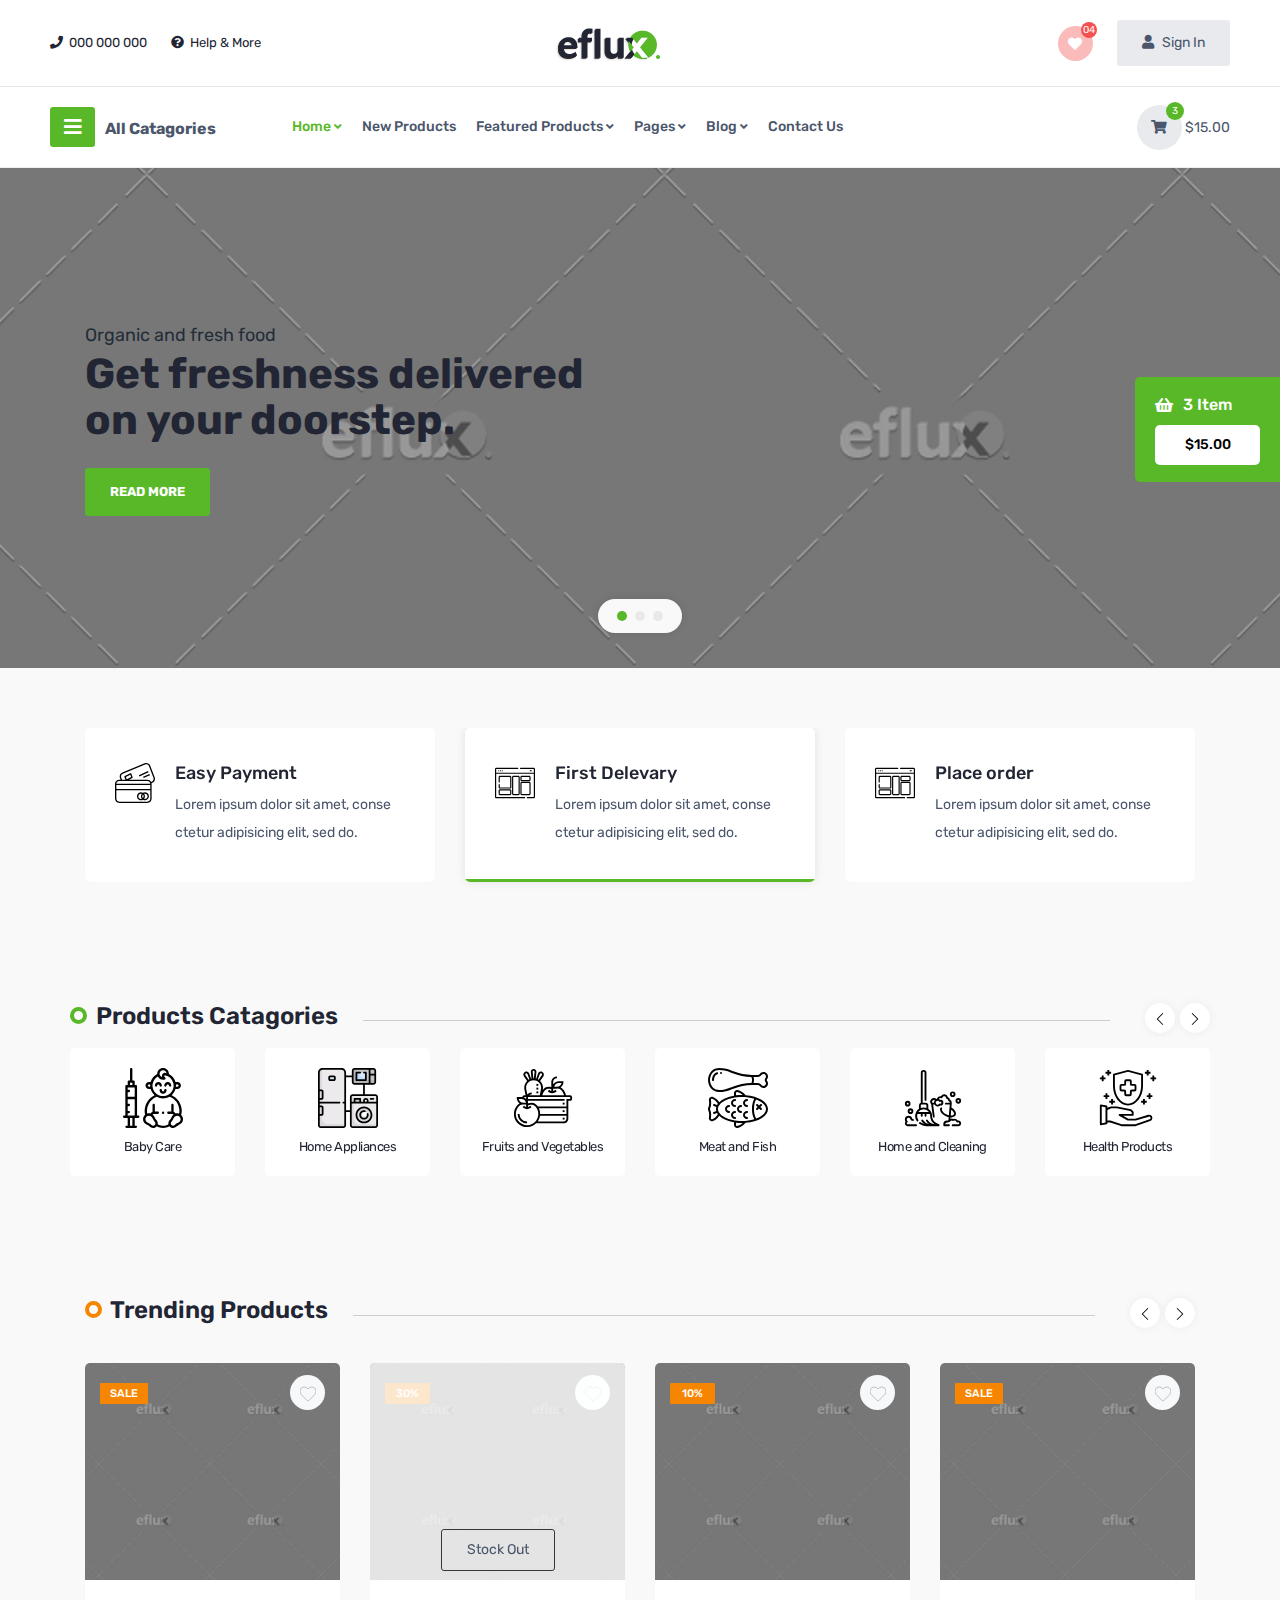
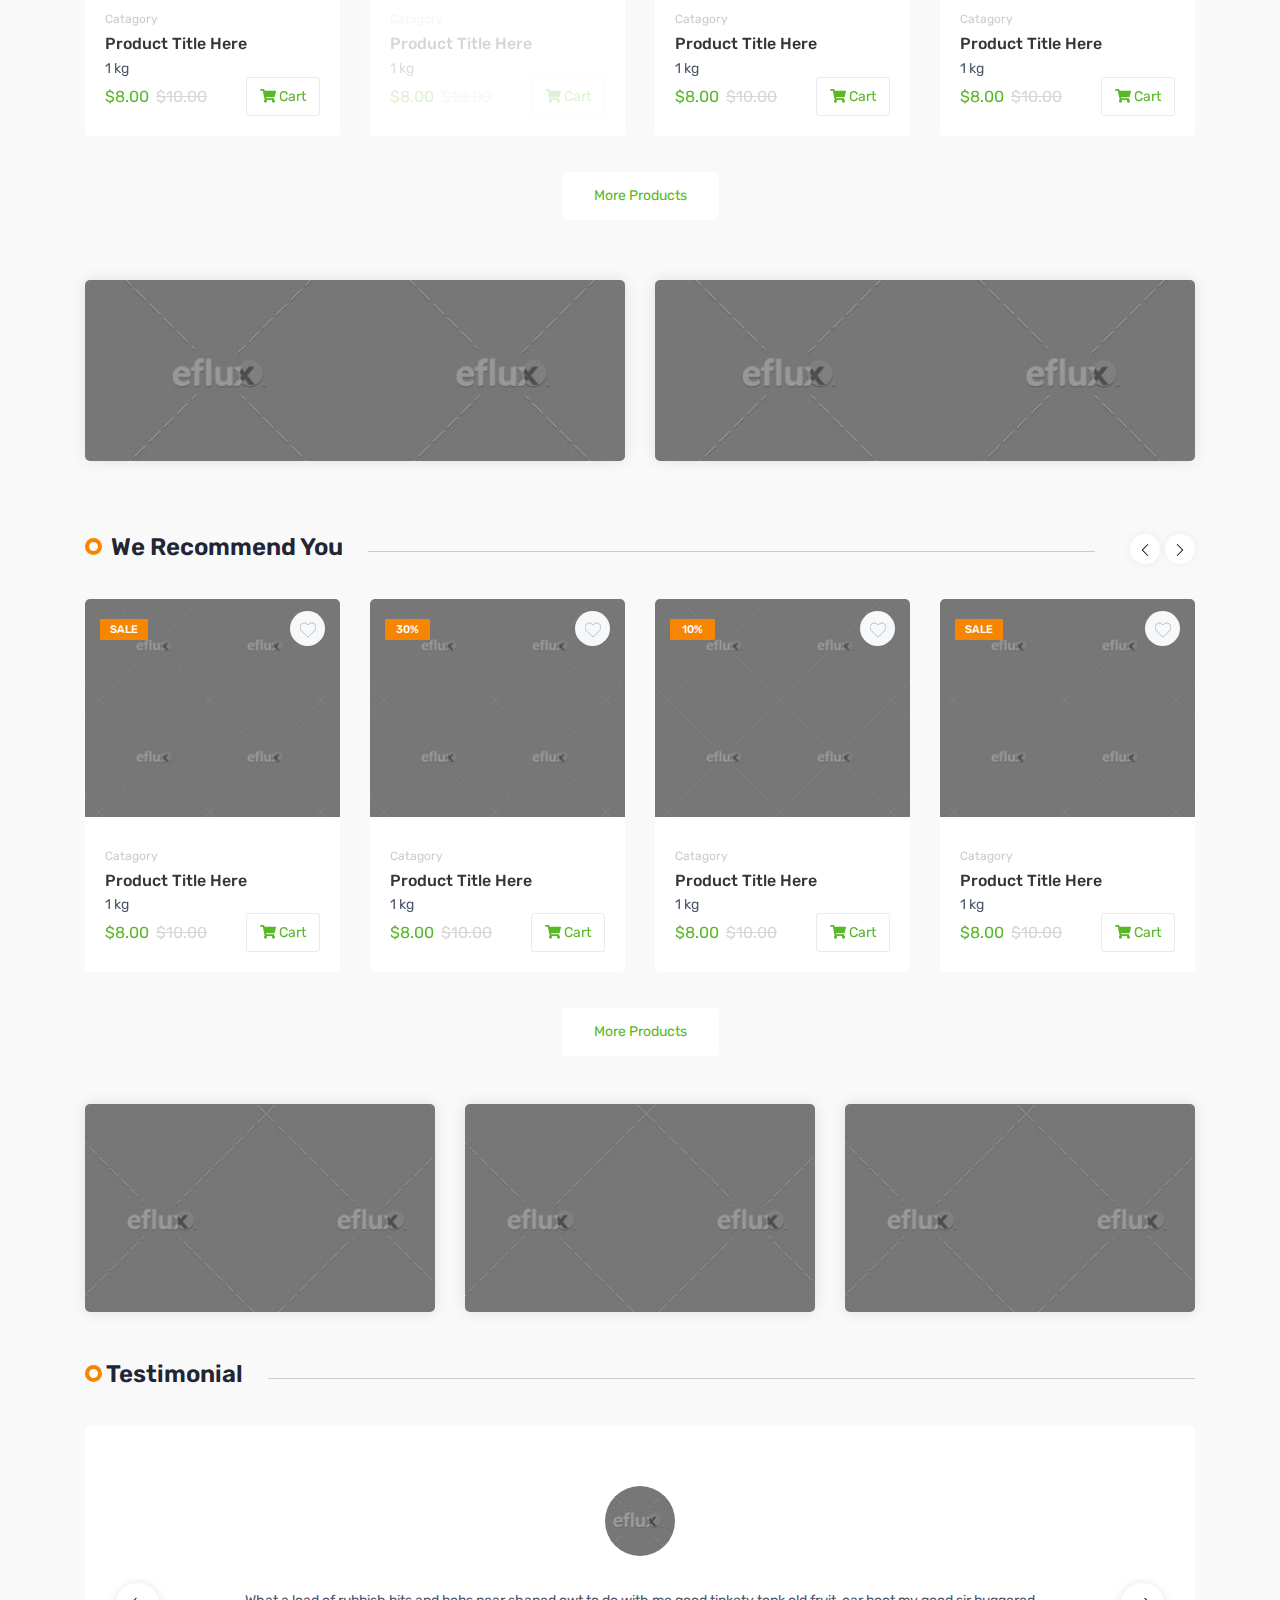
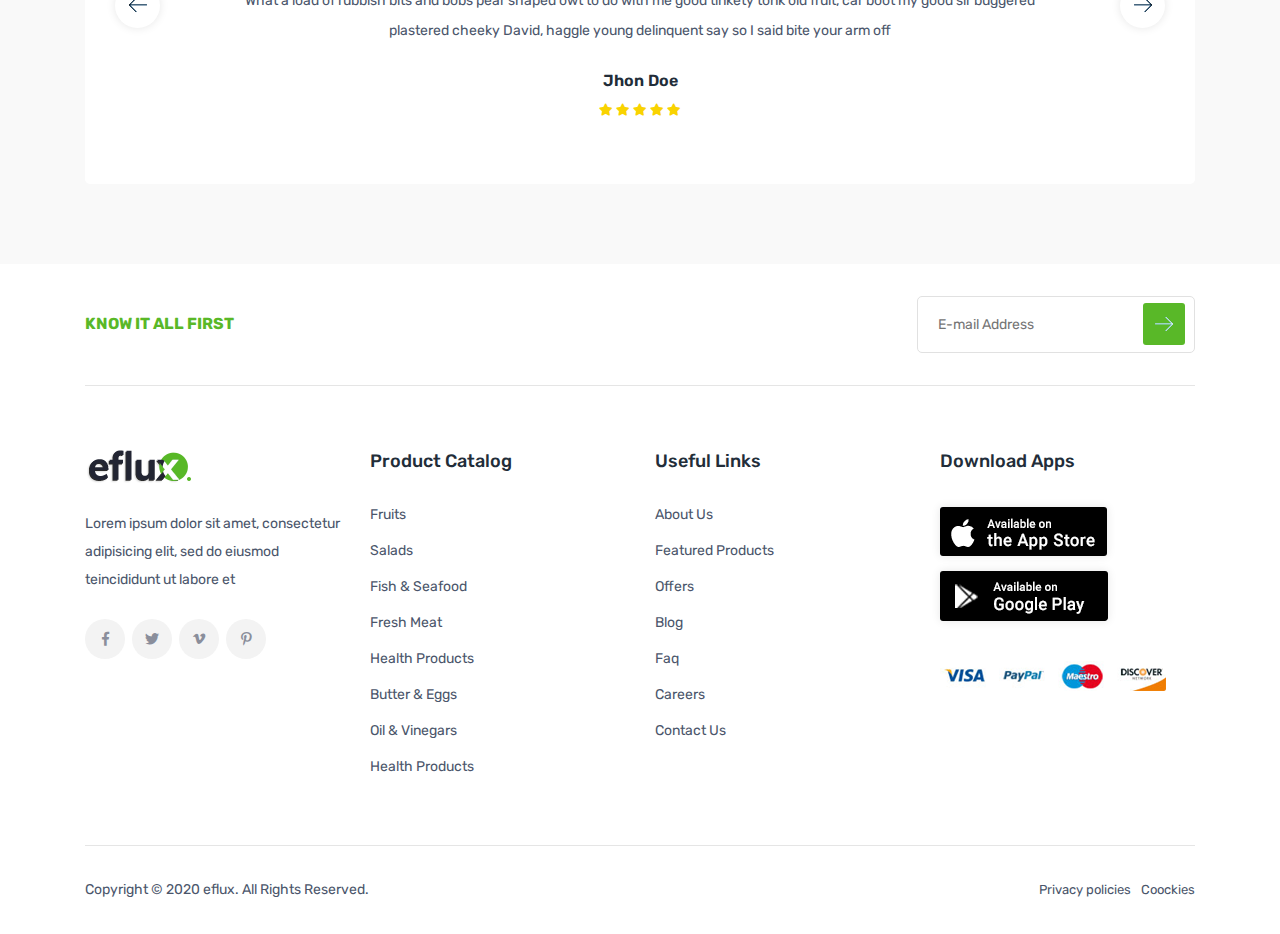
<file: Accounting Final Details/template/home-slider.html>
<!DOCTYPE html>
<html lang="en">
<head>
    <meta charset="utf-8">
    <meta http-equiv="X-UA-Compatible" content="IE=edge">
    <meta name="viewport" content="width=device-width, initial-scale=1">
    <title>eflux - Grocery & Organic Supermarket Responsive Template</title>
    <link rel="shortcut icon" type="image/png" href="assets/images/favicon.png" />
    <link rel="stylesheet" href="assets/css/bootstrap.min.css">
    <link rel="stylesheet" href="assets/css/all.min.css">
    <link rel="stylesheet" href="assets/css/animate.css">
    <link rel="stylesheet" href="assets/css/swiper.min.css">
    <link rel="stylesheet" type="text/css" href="assets/css/slick.css">
    <link rel="stylesheet" type="text/css" href="assets/css/slick-theme.css">
    <link rel="stylesheet" href="assets/css/custom-select.css">
    <link rel="stylesheet" href="assets/css/style.css">
</head>
<body id="top-page">
    <a class="position-absolute" href="javascript:void(0)" onclick="cartopen()">
        <div id="sitebar-drawar" class="sitebar-drawar">
            <div class="cart-count d-flex align-items-center">
                <i class="fas fa-shopping-basket"></i>
                <span>3 Item</span>
            </div>
            <div class="total-price">$15.00</div>
        </div>
    </a>

     <!-- admin Modal -->
     <div class="modal fade" id="useradmin1" tabindex="-1" aria-labelledby="useradmin1" aria-hidden="true">
        <div class="modal-dialog modal-dialog-centered">
            <div class="modal-content">
                <div class="modal-body">
                    <div class="header-top-action-dropdown">
                        <ul>
                            <li class="signin-option"><a onclick="OpenSignUpForm()" href="#" data-dismiss="modal"><i class="fas fa-user mr-2"></i>Sign In</a></li>
                            <li class="site-phone"><a href="tel:000-000-000"><i class="fas fa-phone"></i> 000 000 000</a></li>
                            <li class="site-help"><a href="#"><i class="fas fa-question-circle"></i> Help & More</a></li>
                        </ul>
                    </div>
                </div>
            </div>
        </div>
    </div>

     <!--siteinfo Modal -->
     <div class="modal fade" id="siteinfo1" tabindex="-1" aria-labelledby="siteinfo1" aria-hidden="true">
        <div class="modal-dialog modal-dialog-centered">
            <div class="modal-content">
                <div class="modal-body">
                    <div class="header-top-action-dropdown">
                        <ul>
                            <li class="site-phone"><a href="tel:000-000-000"><i class="fas fa-phone"></i> 000 000 000</a></li>
                            <li class="site-help"><a href="#"><i class="fas fa-question-circle"></i> Help & More</a></li>
                        </ul>
                    </div>
                </div>
            </div>
        </div>
    </div>

     <!--search Modal -->
     <div class="modal fade" id="search-select-id" tabindex="-1" aria-labelledby="search-select-id" aria-hidden="true">
        <div class="modal-dialog modal-dialog-centered">
            <div class="modal-content">
                <div class="modal-body">
                    <div class="select-search-option">
                        <div class="flux-custom-select">
                            <select>
                              <option value="0">Select Catagory</option>
                              <option value="1">Vegetables</option>
                              <option value="2">Fruits</option>
                              <option value="3">Salads</option>
                              <option value="4">Fish & Seafood</option>
                              <option value="5">Fresh Meat</option>
                              <option value="6">Health Product</option>
                              <option value="7">Butter & Eggs</option>
                              <option value="8">Oils & Venegar</option>
                              <option value="9">Frozen Food</option>
                              <option value="10">Jam & Honey</option>
                            </select>
                        </div>
                        <form action="#" class="search-form">
                            <input type="text" name="search" placeholder="Search for Products">
                            <button class="submit-btn"><i class="fas fa-search"></i></button>
                        </form>
                    </div>
                </div>
            </div>
        </div>
    </div>


    <!-- menu modal -->
     <div class="modal fade" id="menu-id" tabindex="-1" aria-labelledby="menu-id" aria-hidden="true">
        <div class="modal-dialog  modal-dialog-centered">
            <div class="modal-content">
                <div class="modal-body">
                    <ul class="menu d-xl-flex flex-wrap pl-0 list-unstyled">
                        <li class="item-has-children"><a data-toggle="collapse" href="#mainmenuid1" role="button" aria-expanded="false" aria-controls="catagory-widget1"><span>Home</span> <i class="fas fa-angle-down"></i></a>
                            <ul class="submenu collapse" id="mainmenuid1">
                                <li><a href="home-default.html">Home Default</a></li>
                                <li><a href="index-icon.html">Home Default2</a></li>
                                <li><a href="index.html">Home Sticky Sidebar</a></li>
                                <li><a href="home-search.html">Home Search</a></li>
                                <li><a href="home-slider.html">Home Slider</a></li>
                                <li><a href="home-slider2.html">Home Slider2</a></li>
                            </ul>
                        </li>
                        <li><a href="#">New Products</a></li>
                        <li><a data-toggle="collapse" href="#megamenu-main" role="button" aria-expanded="false" aria-controls="catagory-widget1"><span>Featured Products</span> <i class="fas fa-angle-down"></i></a>
                            <ul class=" collapse" id="megamenu-main">
                                <li><a data-toggle="collapse" href="#megamenu-main01" role="button" aria-expanded="false" aria-controls="megamenu-main01"><span>Vegetables</span> <i class="fas fa-angle-down"></i></a>
                                    <ul class="submenu collapse" id="megamenu-main01">
                                        <li><a href="product-list.html">Artichoke.</a></li>
                                        <li><a href="product-list.html">Aubergune(eggpiant)</a></li>
                                        <li><a href="product-list.html">Asparagus</a></li>
                                        <li><a href="product-list.html">Broccoflower(a hyrbid)</a></li>
                                    </ul>
                                </li>
                                <li><a data-toggle="collapse" href="#megamenu-main02" role="button" aria-expanded="false" aria-controls="megamenu-main02"><span>Fruits</span> <i class="fas fa-angle-down"></i></a>
                                    <ul class="submenu collapse" id="megamenu-main02">
                                        <li><a href="product-list.html">Artichoke.</a></li>
                                        <li><a href="product-list.html">Aubergune(eggpiant)</a></li>
                                        <li><a href="product-list.html">Asparagus</a></li>
                                        <li><a href="product-list.html">Broccoflower(a hyrbid)</a></li>
                                    </ul>
                                </li>
                                <li><a data-toggle="collapse" href="#megamenu-main03" role="button" aria-expanded="false" aria-controls="megamenu-main03"><span>Salads</span> <i class="fas fa-angle-down"></i></a>
                                    <ul class="submenu collapse" id="megamenu-main03">
                                        <li><a href="product-list.html">Artichoke.</a></li>
                                        <li><a href="product-list.html">Aubergune(eggpiant)</a></li>
                                        <li><a href="product-list.html">Asparagus</a></li>
                                        <li><a href="product-list.html">Broccoflower(a hyrbid)</a></li>
                                    </ul>
                                </li>
                                <li><a data-toggle="collapse" href="#megamenu-main04" role="button" aria-expanded="false" aria-controls="megamenu-main04"><span>Health Care</span> <i class="fas fa-angle-down"></i></a>
                                    <ul class="submenu collapse" id="megamenu-main04">
                                        <li><a href="product-list.html">Artichoke.</a></li>
                                        <li><a href="product-list.html">Aubergune(eggpiant)</a></li>
                                        <li><a href="product-list.html">Asparagus</a></li>
                                        <li><a href="product-list.html">Broccoflower(a hyrbid)</a></li>
                                    </ul>
                                </li>
                            </ul>
                        </li>
                        <li class="item-has-children"><a data-toggle="collapse" href="#mainmenuid2" role="button" aria-expanded="false" aria-controls="mainmenuid2"><span>Pages</span> <i class="fas fa-angle-down"></i></a>
                            <ul class="submenu collapse" id="mainmenuid2">
                                <li><a href="about.html">About</a></li>
                                <li><a href="contact.html">Contact</a></li>
                                <li><a href="product-list.html">Product List</a></li>
                                <li><a href="product-leftsidebar.html">Product leftsidebar</a></li>
                                <li><a href="product-fullwidth.html">Product Fullwidth</a></li>
                                <li><a href="brand-product.html">Brand Page</a></li>
                                <li><a href="product-detail.html">Product Details</a></li>
                                <li><a href="faq.html">FAQ</a></li>
                                <li><a href="checkout.html">Checkout</a></li>
                                <li><a href="user-dashbord.html">User Dashboard</a></li>
                                <li><a href="profile.html">Profile</a></li>
                                <li><a href="track-order.html">Track Order</a></li>
                            </ul>
                        </li>
                        <li class="item-has-children"><a data-toggle="collapse" href="#mainmenuid3" role="button" aria-expanded="false" aria-controls="mainmenuid3"><span>Blog</span> <i class="fas fa-angle-down"></i></a>
                            <ul class="submenu collapse" id="mainmenuid3">
                                <li><a href="blog.html">Blog full width</a></li>
                                <li><a href="blog-rightsidebar.html">Blog Rightsidebar</a></li>
                                <li><a href="single.html">Blog Single</a></li>
                            </ul>
                        </li>
                        <li><a href="contact.html">Contact Us</a></li>
                    </ul>
                </div>
            </div>
        </div>
    </div>




    <!-- sidebar-cart -->
    <div id="sitebar-cart" class="sitebar-cart">
        <div class="sc-head d-flex justify-content-between align-items-center">
            <div class="cart-count"><svg version="1.1"  xmlns="http://www.w3.org/2000/svg" xmlns:xlink="http://www.w3.org/1999/xlink" x="0px" y="0px"
                width="20px" height="20px" viewBox="0 0 472.337 472.336" style="enable-background:new 0 0 472.337 472.336;"
                xml:space="preserve"><path d="M406.113,126.627c0-5.554-4.499-10.05-10.053-10.05h-76.377V91.715C319.684,41.143,278.543,0,227.969,0
                   c-50.573,0-91.713,41.143-91.713,91.715v24.862H70.45c-5.549,0-10.05,4.497-10.05,10.05L3.914,462.284
                   c0,5.554,4.497,10.053,10.055,10.053h444.397c5.554,0,10.057-4.499,10.057-10.053L406.113,126.627z M156.352,91.715
                   c0-39.49,32.13-71.614,71.612-71.614c39.49,0,71.618,32.13,71.618,71.614v24.862h-143.23V91.715z M146.402,214.625
                   c-9.92,0-17.959-8.044-17.959-17.961c0-7.269,4.34-13.5,10.552-16.325v17.994h14.337v-18.237
                   c6.476,2.709,11.031,9.104,11.031,16.568C164.363,206.586,156.319,214.625,146.402,214.625z M310.484,214.625
                   c-9.922,0-17.959-8.044-17.959-17.961c0-7.269,4.341-13.495,10.548-16.325v17.994h14.338v-18.241
                   c6.478,2.714,11.037,9.108,11.037,16.568C328.448,206.586,320.407,214.625,310.484,214.625z"/></svg>
                   <span>3 Item</span>
                </div>
                <span onclick="cartclose()" class="close-icon"><i class="fas fa-times"></i></span>
        </div>
        <div class="cart-product-container">
            <div class="cart-product-item">
                <div class="close-item"><i class="fas fa-times"></i></div>
                <div class="row align-items-center">
                    <div class="col-6 p-0">
                        <div class="thumb">
                            <a href="#"><img src="assets/images/products/cart/01.png" alt="products"></a>
                        </div>
                    </div>
                    <div class="col-6">
                        <div class="product-content">
                            <a href="#" class="product-title">Daisy Cont Oil</a>
                            <div class="product-cart-info">
                                1x 31b
                            </div>
                        </div>
                    </div>
                </div>
                <div class="row align-items-center">
                    <div class="col-6">
                        <div class="price-increase-decrese-group d-flex">
                            <span class="decrease-btn">
                                <button type="button"
                                    class="btn quantity-left-minus" data-type="minus" data-field="">-
                                </button> 
                            </span>
                            <input type="text" name="quantity" class="form-controls input-number" value="1">
                            <span class="increase">
                                <button type="button"
                                    class="btn quantity-right-plus" data-type="plus" data-field="">+
                                </button>
                            </span>
                        </div>
                    </div>
                    <div class="col-6">
                        <div class="product-price">
                            <del>$8.00</del><span class="ml-4">$5.00</span>
                        </div>
                    </div>
                </div>
            </div>

            

            <div class="cart-product-item">
                <div class="close-item"><i class="fas fa-times"></i></div>
                <div class="row align-items-center">
                    <div class="col-6 p-0">
                        <div class="thumb">
                            <a href="#"><img src="assets/images//products/cart/02.png" alt="products"></a>
                        </div>
                    </div>
                    <div class="col-6">
                        <div class="product-content">
                            <a href="#" class="product-title">Daisy Cont Oil</a>
                            <div class="product-cart-info">
                                1x 31b
                            </div>
                        </div>
                    </div>
                </div>
                <div class="row align-items-center">
                    <div class="col-6">
                        <div class="price-increase-decrese-group d-flex">
                            <span class="decrease-btn">
                                <button type="button"
                                    class="btn quantity-left-minus" data-type="minus" data-field="">-
                                </button> 
                            </span>
                            <input type="text" name="quantity" class="form-controls input-number" value="1">
                            <span class="increase">
                                <button type="button"
                                    class="btn quantity-right-plus" data-type="plus" data-field="">+
                                </button>
                            </span>
                        </div>
                    </div>
                    <div class="col-6">
                        <div class="product-price">
                            <del>$8.00</del><span class="ml-4">$5.00</span>
                        </div>
                    </div>
                </div>
            </div>

            <div class="cart-product-item">
                <div class="close-item"><i class="fas fa-times"></i></div>
                <div class="row align-items-center">
                    <div class="col-6 p-0">
                        <div class="thumb">
                            <a href="#"><img src="assets/images//products/cart/03.png" alt="products"></a>
                        </div>
                    </div>
                    <div class="col-6">
                        <div class="product-content">
                            <a href="#" class="product-title">Daisy Cont Oil</a>
                            <div class="product-cart-info">
                                1x 31b
                            </div>
                        </div>
                    </div>
                </div>
                <div class="row align-items-center">
                    <div class="col-6">
                        <div class="price-increase-decrese-group d-flex">
                            <span class="decrease-btn">
                                <button type="button"
                                    class="btn quantity-left-minus" data-type="minus" data-field="">-
                                </button> 
                            </span>
                            <input type="text" name="quantity" class="form-controls input-number" value="1">
                            <span class="increase">
                                <button type="button"
                                    class="btn quantity-right-plus" data-type="plus" data-field="">+
                                </button>
                            </span>
                        </div>
                    </div>
                    <div class="col-6">
                        <div class="product-price">
                            <del>$8.00</del><span class="ml-4">$5.00</span>
                        </div>
                    </div>
                </div>
            </div>
        </div>
        <div class="cart-footer">
            <div class="product-other-charge">
                <p class="d-flex justify-content-between">
                    <span>Delevery charge</span> 
                    <span>$8.00</span>
                </p>
                <a href="#">Do you have a voucher?</a>
            </div>
    
            <div class="cart-total">
                <p class="saving d-flex justify-content-between">
                    <span>Total Savings</span> 
                    <span>$11.00</span>
                </p>
                <p class="total-price d-flex justify-content-between">
                    <span>Total</span> 
                    <span>$35.00</span>
                </p>
                <a href="checkout.html" class="procced-checkout">Prosecced Checkout</a>
            </div>
        </div>
    </div>
    <!-- header section start -->
    <header class="header">
        <div class="header-top">
            <div class="mobile-header d-flex justify-content-between align-items-center d-xl-none">
                <div class="all-catagory-option mobile-device">
                    <a class="bar-btn"><i class="fas fa-bars"></i><span class="ml-2 d-none d-md-inline">All Catagories</span></a>
                    <a class="close-btn"><i class="fas fa-times"></i><span class="ml-2 d-none d-md-inline">All Catagories</span></a>
                </div>
                <a href="index.html" class="logo"><img src="assets/images/logo.png" alt="logo"></a>

                <!-- search select -->
                <div class="text-center mobile-search">
                    <button type="button" data-toggle="modal" data-target="#search-select-id"><i class="fas fa-search"></i></button>
                </div>

                <!-- menubar -->
                <div>
                    <button class="menu-bar" type="button" data-toggle="modal" data-target="#menu-id">
                        Home<i class="fas fa-caret-down"></i>
                    </button>
                </div>

            </div>
            <div class="d-none d-xl-flex row align-items-center">
                <div class="col-5 col-md-9 col-lg-5">
                    <ul class="site-action d-none d-lg-flex justify-content-start align-items-center">
                        <li class="site-phone mr-4"><a href="tel:000-000-000"><i class="fas fa-phone"></i> 000 000 000</a></li>
                        <li class="site-help"><a href="#"><i class="fas fa-question-circle"></i> Help & More</a></li>
                    </ul>
                </div>
                <div class="col-5 col-md-2">
                    <a href="index.html" class="logo"><img src="assets/images/logo.png" alt="logo"></a>
                </div>
                <div class="col-2 col-md-1 col-lg-5">
                    <ul class="site-action d-none d-lg-flex justify-content-end align-items-center ml-auto">
                        <li class="wish-list mr-4"><a href="wishlist.html"><i class="fas fa-heart"></i> <span class="count">04</span></a></li>
                        <li class="my-account d-none"><a class="dropdown-toggle" href="#" role="button" id="myaccount" data-toggle="dropdown" aria-haspopup="true" aria-expanded="false"><i class="fas fa-user mr-1"></i> My Account</a>
                            <ul class="submenu dropdown-menu" aria-labelledby="myaccount">
                                <li><a href="profile.html">Profile</a></li>
                                <li><a href="#">Sign Out</a></li>
                            </ul>
                        </li>
                        <li class="signin-option"><a onclick="OpenSignUpForm()" href="#"><i class="fas fa-user mr-2"></i>Sign In</a></li>
                    </ul>
                </div>

            </div>
        </div>
        <hr>
        <div class="header-bottom">
            <div class="row m-0 align-items-center">
                <div class="col-md-2 p-0 d-none d-xl-block">
                    <div class="all-catagory-option">
                        <a class="bar-btn"><i class="fas fa-bars"></i>All Catagories</a>
                        <a class="close-btn"><i class="fas fa-times"></i>All Catagories</a>
                    </div>
                </div>
                <div class="col-md-8">
                    <div class="menu-area d-none d-xl-flex justify-content-between align-items-center">
                        <ul class="menu d-xl-flex flex-wrap list-unstyled">
                            <li class="item-has-children"><a href="index.html">Home <i class="fas fa-angle-down"></i></a>
                                <ul class="submenu">
                                    <li><a href="home-default.html">Home Default</a></li>
                                    <li><a href="index-icon.html">Home Default2</a></li>
                                    <li><a href="index.html">Home Sticky Sidebar</a></li>
                                    <li><a href="home-search.html">Home Search</a></li>
                                    <li><a href="home-slider.html">Home Slider</a></li>
                                    <li><a href="home-slider2.html">Home Slider2</a></li>
                                </ul>
                            </li>
                            <li><a href="#">New Products</a></li>
                            <li class="item-has-mega-menu"><a href="#">Featured Products <i class="fas fa-angle-down"></i></a>
                                <div class="mega-menu-container">
                                    <div class="row m-0">
                                        <div class="col-lg-3">
                                            <div class="ctagory-item">
                                                <h6 class="title">Vegetables</h6>
                                                <ul>
                                                    <li><a href="product-list.html">Artichoke.</a></li>
                                                    <li><a href="product-list.html">Aubergune(eggpiant)</a></li>
                                                    <li><a href="product-list.html">Asparagus</a></li>
                                                    <li><a href="product-list.html">Broccoflower(a hyrbid)</a></li>
                                                </ul>
                                            </div>
                                        </div>
                                        <div class="col-lg-3">
                                            <div class="ctagory-item">
                                                <h6 class="title">Frouts</h6>
                                                <ul>
                                                    <li><a href="product-list.html">Artichoke.</a></li>
                                                    <li><a href="product-list.html">Aubergune(eggpiant)</a></li>
                                                    <li><a href="product-list.html">Asparagus</a></li>
                                                    <li><a href="product-list.html">Broccoflower(a hyrbid)</a></li>
                                                </ul>
                                            </div>
                                        </div>
                                        <div class="col-lg-3">
                                            <div class="ctagory-item">
                                                <h6 class="title">Salads</h6>
                                                <ul>
                                                    <li><a href="product-list.html">Artichoke.</a></li>
                                                    <li><a href="product-list.html">Aubergune(eggpiant)</a></li>
                                                    <li><a href="product-list.html">Asparagus</a></li>
                                                    <li><a href="product-list.html">Broccoflower(a hyrbid)</a></li>
                                                </ul>
                                            </div>
                                        </div>
                                        <div class="col-lg-3">
                                            <div class="ctagory-item">
                                                <h6 class="title">Health Care</h6>
                                                <ul>
                                                    <li><a href="product-list.html">Artichoke.</a></li>
                                                    <li><a href="product-list.html">Aubergune(eggpiant)</a></li>
                                                    <li><a href="product-list.html">Asparagus</a></li>
                                                    <li><a href="product-list.html">Broccoflower(a hyrbid)</a></li>
                                                </ul>
                                            </div>
                                        </div>
                                        <div class="col-lg-3">
                                            <div class="ctagory-item">
                                                <h6 class="title">Vegetables</h6>
                                                <ul>
                                                    <li><a href="product-list.html">Artichoke.</a></li>
                                                    <li><a href="product-list.html">Aubergune(eggpiant)</a></li>
                                                    <li><a href="product-list.html">Asparagus</a></li>
                                                    <li><a href="product-list.html">Broccoflower(a hyrbid)</a></li>
                                                </ul>
                                            </div>
                                        </div>
                                        <div class="col-lg-3">
                                            <div class="ctagory-item">
                                                <h6 class="title">Frouts</h6>
                                                <ul>
                                                    <li><a href="product-list.html">Artichoke.</a></li>
                                                    <li><a href="product-list.html">Aubergune(eggpiant)</a></li>
                                                    <li><a href="product-list.html">Asparagus</a></li>
                                                    <li><a href="product-list.html">Broccoflower(a hyrbid)</a></li>
                                                </ul>
                                            </div>
                                        </div>
                                        <div class="col-lg-3">
                                            <div class="ctagory-item">
                                                <h6 class="title">Salads</h6>
                                                <ul>
                                                    <li><a href="product-list.html">Artichoke.</a></li>
                                                    <li><a href="product-list.html">Aubergune(eggpiant)</a></li>
                                                    <li><a href="product-list.html">Asparagus</a></li>
                                                    <li><a href="product-list.html">Broccoflower(a hyrbid)</a></li>
                                                </ul>
                                            </div>
                                        </div>
                                        <div class="col-lg-3">
                                            <div class="ctagory-item">
                                                <h6 class="title">Health Care</h6>
                                                <ul>
                                                    <li><a href="product-list.html">Artichoke.</a></li>
                                                    <li><a href="product-list.html">Aubergune(eggpiant)</a></li>
                                                    <li><a href="product-list.html">Asparagus</a></li>
                                                    <li><a href="product-list.html">Broccoflower(a hyrbid)</a></li>
                                                </ul>
                                            </div>
                                        </div>
                                        <div class="col-lg-3">
                                            <div class="ctagory-item">
                                                <h6 class="title active">Fruits</h6>
                                                <ul>
                                                    <li><a href="product-list.html">Artichoke.</a></li>
                                                    <li><a href="product-list.html">Aubergune(eggpiant)</a></li>
                                                    <li><a class="active" href="product-list.html">Asparagus</a></li>
                                                    <li><a href="product-list.html">Broccoflower(a hyrbid)</a></li>
                                                </ul>
                                            </div>
                                        </div>
                                        <div class="col-lg-3">
                                            <div class="ctagory-item">
                                                <h6 class="title">Vegetables</h6>
                                                <ul>
                                                    <li><a href="product-list.html">Artichoke.</a></li>
                                                    <li><a href="product-list.html">Aubergune(eggpiant)</a></li>
                                                    <li><a href="product-list.html">Asparagus</a></li>
                                                    <li><a href="product-list.html">Broccoflower(a hyrbid)</a></li>
                                                </ul>
                                            </div>
                                        </div>
                                        <div class="col-lg-3">
                                            <div class="ctagory-item">
                                                <h6 class="title">Health Care</h6>
                                                <ul>
                                                    <li><a href="product-list.html">Artichoke.</a></li>
                                                    <li><a href="product-list.html">Aubergune(eggpiant)</a></li>
                                                    <li><a href="product-list.html">Asparagus</a></li>
                                                    <li><a href="product-list.html">Broccoflower(a hyrbid)</a></li>
                                                </ul>
                                            </div>
                                        </div>
                                        <div class="col-lg-3">
                                            <div class="ctagory-item">
                                                <h6 class="title">Fruits</h6>
                                                <ul>
                                                    <li><a href="product-list.html">Artichoke.</a></li>
                                                    <li><a href="product-list.html">Aubergune(eggpiant)</a></li>
                                                    <li><a href="product-list.html">Asparagus</a></li>
                                                    <li><a href="product-list.html">Broccoflower(a hyrbid)</a></li>
                                                </ul>
                                            </div>
                                        </div>
                                    </div>
                                </div>
                            </li>
                            <li class="item-has-children"><a href="index.html">Pages <i class="fas fa-angle-down"></i></a>
                                <ul class="submenu">
                                    <li><a href="about.html">About</a></li>
                                    <li><a href="contact.html">Contact</a></li>
                                    <li><a href="product-list.html">Product List</a></li>
                                    <li><a href="product-leftsidebar.html">Product leftsidebar</a></li>
                                    <li><a href="product-fullwidth.html">Product Fullwidth</a></li>
                                    <li><a href="brand-product.html">Brand Page</a></li>
                                    <li><a href="product-detail.html">Product Details</a></li>
                                    <li><a href="faq.html">FAQ</a></li>
                                    <li><a href="checkout.html">Checkout</a></li>
                                    <li><a href="user-dashbord.html">User Dashboard</a></li>
                                    <li><a href="profile.html">Profile</a></li>
                                    <li><a href="track-order.html">Track Order</a></li>
                                </ul>
                            </li>
                            <li class="item-has-children"><a href="blog.html">Blog <i class="fas fa-angle-down"></i></a>
                                <ul class="submenu">
                                    <li><a href="blog.html">Blog full width</a></li>
                                    <li><a href="blog-rightsidebar.html">Blog Rightsidebar</a></li>
                                    <li><a href="single.html">Blog Single</a></li>
                                </ul>
                            </li>
                            <li><a href="contact.html">Contact Us</a></li>
                        </ul>
                    </div>
                </div>
                <div class="col-md-2 p-0 d-none d-xl-block">
                    <div class="menu-area d-flex justify-content-end">
                        <ul class="menu-action d-none d-lg-block">
                            <li class="cart-option"><a onclick="cartopen()" href="#"><span class="cart-icon"><i class="fas fa-shopping-cart"></i><span class="count">3</span></span> <span class="cart-amount">$15.00</span></a>
                            </li>
                        </ul>
                    </div>
                </div>
            </div>
        </div>
    </header>
    <!-- header section end -->


    <div class="page-layout">
        <div class="catagory-sidebar-area">
            <div class="catagory-sidebar-area-inner">
                <div class="catagory-sidebar all-catagory-option">
                    <ul class="catagory-submenu">
                        <li><a data-toggle="collapse" href="#catagory-widget1" role="button" aria-expanded="false" aria-controls="catagory-widget1">Vegetables<i class="fas fa-angle-down"></i></a>
                            <ul class="catagory-submenu collapse show" id="catagory-widget1">
                                <li><a href="product-list.html">Artichoke.</a></li>
                                <li><a href="product-list.html">Aubergine (eggplant).</a></li>
                                <li><a href="product-list.html">Asparagus.</a></li>
                                <li><a href="product-list.html">Broccoflower (a hybrid).</a></li>
                                <li><a href="product-list.html">Broccoli (calabrese).</a></li>
                            </ul>
                        </li>
                        <li><a  data-toggle="collapse" href="#catagory-widget2" role="button" aria-expanded="false" aria-controls="catagory-widget2">Fruits<i class="fas fa-angle-down"></i></a>
                            <ul class="catagory-submenu collapse" id="catagory-widget2">
                                <li><a href="product-list.html">Artichoke.</a></li>
                                <li><a href="product-list.html">Aubergine (eggplant).</a></li>
                                <li><a href="product-list.html">Asparagus.</a></li>
                                <li><a href="product-list.html">Broccoflower (a hybrid).</a></li>
                                <li><a href="product-list.html">Broccoli (calabrese).</a></li>
                            </ul>
                        </li>
                        <li><a  data-toggle="collapse" href="#catagory-widget3" role="button" aria-expanded="false" aria-controls="catagory-widget3">Salads<i class="fas fa-angle-down"></i></a>
                            <ul class="catagory-submenu collapse" id="catagory-widget3">
                                <li><a href="product-list.html">Artichoke.</a></li>
                                <li><a href="product-list.html">Aubergine (eggplant).</a></li>
                                <li><a href="product-list.html">Asparagus.</a></li>
                                <li><a href="product-list.html">Broccoflower (a hybrid).</a></li>
                                <li><a href="product-list.html">Broccoli (calabrese).</a></li>
                            </ul>
                        </li>
                        <li><a  data-toggle="collapse" href="#catagory-widget4" role="button" aria-expanded="false" aria-controls="catagory-widget4">Fish & seafood<i class="fas fa-angle-down"></i></a>
                            <ul class="catagory-submenu collapse" id="catagory-widget4">
                                <li><a href="product-list.html">Artichoke.</a></li>
                                <li><a href="product-list.html">Aubergine (eggplant).</a></li>
                                <li><a href="product-list.html">Asparagus.</a></li>
                                <li><a href="product-list.html">Broccoflower (a hybrid).</a></li>
                                <li><a href="product-list.html">Broccoli (calabrese).</a></li>
                            </ul>
                        </li>
                        <li><a  data-toggle="collapse" href="#catagory-widget5" role="button" aria-expanded="false" aria-controls="catagory-widget5">Fresh Meat<i class="fas fa-angle-down"></i></a>
                            <ul class="catagory-submenu collapse" id="catagory-widget5">
                                <li><a href="product-list.html">Artichoke.</a></li>
                                <li><a href="product-list.html">Aubergine (eggplant).</a></li>
                                <li><a href="product-list.html">Asparagus.</a></li>
                                <li><a href="product-list.html">Broccoflower (a hybrid).</a></li>
                                <li><a href="product-list.html">Broccoli (calabrese).</a></li>
                            </ul>
                        </li>
                        <li><a  data-toggle="collapse" href="#catagory-widget6" role="button" aria-expanded="false" aria-controls="catagory-widget6">Health Products<i class="fas fa-angle-down"></i></a>
                            <ul class="catagory-submenu collapse" id="catagory-widget6">
                                <li><a href="product-list.html">Artichoke.</a></li>
                                <li><a href="product-list.html">Aubergine (eggplant).</a></li>
                                <li><a href="product-list.html">Asparagus.</a></li>
                                <li><a href="product-list.html">Broccoflower (a hybrid).</a></li>
                                <li><a href="product-list.html">Broccoli (calabrese).</a></li>
                            </ul>
                        </li>
                        <li><a  data-toggle="collapse" href="#catagory-widget7" role="button" aria-expanded="false" aria-controls="catagory-widget7">Butter & Eggs<i class="fas fa-angle-down"></i></a>
                            <ul class="catagory-submenu collapse" id="catagory-widget7">
                                <li><a href="product-list.html">Artichoke.</a></li>
                                <li><a href="product-list.html">Aubergine (eggplant).</a></li>
                                <li><a href="product-list.html">Asparagus.</a></li>
                                <li><a href="product-list.html">Broccoflower (a hybrid).</a></li>
                                <li><a href="product-list.html">Broccoli (calabrese).</a></li>
                            </ul>
                        </li>
                        <li><a  data-toggle="collapse" href="#catagory-widget8" role="button" aria-expanded="false" aria-controls="catagory-widget8">Oils and Venegar<i class="fas fa-angle-down"></i></a>
                            <ul class="catagory-submenu collapse" id="catagory-widget8">
                                <li><a href="product-list.html">Artichoke.</a></li>
                                <li><a href="product-list.html">Aubergine (eggplant).</a></li>
                                <li><a href="product-list.html">Asparagus.</a></li>
                                <li><a href="product-list.html">Broccoflower (a hybrid).</a></li>
                                <li><a href="product-list.html">Broccoli (calabrese).</a></li>
                            </ul>
                        </li>
                        <li><a  data-toggle="collapse" href="#catagory-widget9" role="button" aria-expanded="false" aria-controls="catagory-widget9">Frozen Food<i class="fas fa-angle-down"></i></a>
                            <ul class="catagory-submenu collapse" id="catagory-widget9">
                                <li><a href="product-list.html">Artichoke.</a></li>
                                <li><a href="product-list.html">Aubergine (eggplant).</a></li>
                                <li><a href="product-list.html">Asparagus.</a></li>
                                <li><a href="product-list.html">Broccoflower (a hybrid).</a></li>
                                <li><a href="product-list.html">Broccoli (calabrese).</a></li>
                            </ul>
                        </li>
                        <li><a  data-toggle="collapse" href="#catagory-widget10" role="button" aria-expanded="false" aria-controls="catagory-widget10">Jam & Honey<i class="fas fa-angle-down"></i></a>
                            <ul class="catagory-submenu collapse" id="catagory-widget10">
                                <li><a href="product-list.html">Artichoke.</a></li>
                                <li><a href="product-list.html">Aubergine (eggplant).</a></li>
                                <li><a href="product-list.html">Asparagus.</a></li>
                                <li><a href="product-list.html">Broccoflower (a hybrid).</a></li>
                                <li><a href="product-list.html">Broccoli (calabrese).</a></li>
                            </ul>
                        </li>
                    </ul>
                </div>
            </div>
        </div>
        <div class="main-content-area">
            <!-- banner-section start -->
            <section class="slider-banner">
                <div class="banner-slider-container">
                    <div class="swiper-wrapper">
                        <div class="swiper-slide">
                            <div class="banner-content-area">
                                <div class="slider-image slider-image2"></div>
                                <div class="container">
                                    <div class="banner-content text-center text-lg-left">
                                        <h6>Organic and fresh food</h6>
                                        <h2>Get freshness delivered<br>on your doorstep.</h2>
                                        <a href="#" class="banner-btn">Read More</a>
                                    </div>
                                </div>
                            </div>
                        </div>

                        <div class="swiper-slide">
                            <div class="banner-content-area">
                                <div class="slider-image slider-image1"></div>
                                <div class="container">
                                    <div class="banner-content text-center">
                                        <h6>Organic and fresh food</h6>
                                        <h2>Get freshness delivered<br>on your doorstep.</h2>
                                        <a href="#" class="banner-btn">Read More</a>
                                    </div>
                                </div>
                            </div>
                        </div>

                        <div class="swiper-slide">
                            <div class="banner-content-area">
                                <div class="slider-image slider-image3"></div>
                                <div class="container">
                                    <div class="banner-content text-center text-lg-left">
                                        <h6>Organic and fresh food</h6>
                                        <h2>Get freshness delivered<br>on your doorstep.</h2>
                                        <a href="#" class="banner-btn">Read More</a>
                                    </div>
                                </div>
                            </div>
                        </div>
                    </div>
                    <div class="swiper-pagination"></div>
                </div>
            </section>
            <!-- banner-section end -->



            <!-- info-box-section start -->
            <section class="info-box-section">
                <div class="container">
                    <div class="info-box-container">
                        <div class="swiper-wrapper">
                            <div class="swiper-slide">
                                <div class="info-box-item d-sm-flex text-center text-sm-left">
                                    <div class="info-icon">
                                        <img src="assets/images/info-item/info.svg" alt="info icon">
                                    </div>
                                    <div class="info-content">
                                        <h6>Place order</h6>
                                        <p>Lorem ipsum dolor sit amet, conse ctetur adipisicing elit, sed do.</p>
                                    </div>
                                </div>
                            </div>

                            <div class="swiper-slide">
                                <div class="info-box-item d-sm-flex text-center text-sm-left">
                                    <div class="info-icon">
                                        <img src="assets/images/info-item/credit-card.svg" alt="info icon">
                                    </div>
                                    <div class="info-content">
                                        <h6>Easy Payment</h6>
                                        <p>Lorem ipsum dolor sit amet, conse ctetur adipisicing elit, sed do.</p>
                                    </div>
                                </div>
                            </div>

                            <div class="swiper-slide">
                                <div class="info-box-item d-sm-flex text-center text-sm-left">
                                    <div class="info-icon">
                                        <img src="assets/images/info-item/info.svg" alt="info icon">
                                    </div>
                                    <div class="info-content">
                                        <h6>First Delevary</h6>
                                        <p>Lorem ipsum dolor sit amet, conse ctetur adipisicing elit, sed do.</p>
                                    </div>
                                </div>
                            </div>
                        </div>
                    </div>
                </div>
            </section>
            <!-- info-box-section end -->




            <!-- catagory section start -->
            <section class="catagory-section">
                <div class="container p-lg-0">
                    <div class="section-heading">
                        <h4 class="heading-title"><span class="heading-circle green"></span> Products Catagories</h4>
                    </div>

                    <div class="section-wrapper">
                        <!-- Add Arrows -->
                        <div class="slider-btn-group">
                            <div class="slider-btn-prev catagory-slider-prev">
                                <svg version="1.1"  xmlns="http://www.w3.org/2000/svg" xmlns:xlink="http://www.w3.org/1999/xlink" x="0px" y="0px"
                viewBox="0 0 443.52 443.52" style="enable-background:new 0 0 443.52 443.52;" xml:space="preserve"><g><path d="M143.492,221.863L336.226,29.129c6.663-6.664,6.663-17.468,0-24.132c-6.665-6.662-17.468-6.662-24.132,0l-204.8,204.8
                        c-6.662,6.664-6.662,17.468,0,24.132l204.8,204.8c6.78,6.548,17.584,6.36,24.132-0.42c6.387-6.614,6.387-17.099,0-23.712
                        L143.492,221.863z"/></g></svg>
                            </div>
                            <div class="slider-btn-next catagory-slider-next">
                                <svg version="1.1"  xmlns="http://www.w3.org/2000/svg" xmlns:xlink="http://www.w3.org/1999/xlink" x="0px" y="0px" viewBox="0 0 512.002 512.002" style="enable-background:new 0 0 512.002 512.002;" xml:space="preserve"><g><path d="M388.425,241.951L151.609,5.79c-7.759-7.733-20.321-7.72-28.067,0.04c-7.74,7.759-7.72,20.328,0.04,28.067l222.72,222.105
                        L123.574,478.106c-7.759,7.74-7.779,20.301-0.04,28.061c3.883,3.89,8.97,5.835,14.057,5.835c5.074,0,10.141-1.932,14.017-5.795
                        l236.817-236.155c3.737-3.718,5.834-8.778,5.834-14.05S392.156,245.676,388.425,241.951z"/></g></svg>
                            </div>
                        </div>
                        <div class="catagory-container">
                            <div class="swiper-wrapper">
                                <div class="swiper-slide">
                                    <a href="product-list.html" class="catagory-item">
                                        <div class="catagory-icon">
                                            <svg  enable-background="new 0 0 512.013 512.013" height="512" viewBox="0 0 512.013 512.013" width="512" xmlns="http://www.w3.org/2000/svg"><g><path d="m10 426.003h30v66h-10c-5.522 0-10 4.477-10 10s4.478 10 10 10h80c5.522 0 10-4.477 10-10s-4.478-10-10-10h-10v-66h30c5.522 0 10-4.477 10-10s-4.478-10-10-10h-10v-250c0-5.523-4.478-10-10-10h-10v-30c0-5.523-4.478-10-10-10h-10v-96c0-5.523-4.478-10-10-10s-10 4.477-10 10v96h-10c-5.522 0-10 4.477-10 10v30h-10c-5.522 0-10 4.477-10 10v250h-10c-5.522 0-10 4.477-10 10s4.478 10 10 10zm90-20h-60v-20h10c5.522 0 10-4.477 10-10s-4.478-10-10-10h-10v-40h10c5.522 0 10-4.477 10-10s-4.478-10-10-10h-10v-40h60zm-20 86h-20v-66h20zm-20-366h20v20h-20zm40 40v80h-60v-40h10c5.522 0 10-4.477 10-10s-4.478-10-10-10h-10v-20z"/><path d="m322 180.003c-5.522 0-10 4.477-10 10 0 16.542 13.458 30 30 30s30-13.458 30-30c0-5.523-4.478-10-10-10s-10 4.477-10 10c0 5.514-4.486 10-10 10s-10-4.486-10-10c0-5.523-4.478-10-10-10z"/><path d="m292 150.003c0-5.514 4.486-10 10-10s10 4.486 10 10c0 5.523 4.478 10 10 10s10-4.477 10-10c0-16.542-13.458-30-30-30s-30 13.458-30 30c0 5.523 4.478 10 10 10s10-4.477 10-10z"/><path d="m362 160.003c5.522 0 10-4.477 10-10 0-5.514 4.486-10 10-10s10 4.486 10 10c0 5.523 4.478 10 10 10s10-4.477 10-10c0-16.542-13.458-30-30-30s-30 13.458-30 30c0 5.523 4.478 10 10 10z"/><path d="m171.197 436.758c0 13.287 5.204 25.805 14.639 35.233 3.957 3.972 16.337 11.949 27.79 17.053 5.416 2.401 10.269 6.058 14.034 10.573 12.007 14.445 39.631 18.217 57.18.668.939-.939 1.826-1.917 2.66-2.932 16.679 9.601 35.318 14.649 54.5 14.649 19.186 0 37.825-5.051 54.5-14.656.837 1.018 1.727 1.998 2.668 2.936 16.216 16.217 42.197 15.11 56.764-.207 4.686-4.965 10.411-9.209 16.566-12.278 11.257-5.623 22.786-13.729 24.85-15.792 19.547-19.533 19.557-50.953.002-70.495-.637-.637-1.299-1.244-1.966-1.844 5.838-13.142 6.067-31.683 5.791-40.416-1.681-53.794-35.951-105.253-85.646-127.448 15.372-13.852 26.662-31.858 32.322-51.799h16.668c16.542 0 30-13.458 30-30s-13.458-30-30-30h-16.674c-8.315-29.431-28.572-54.099-55.895-68.019.026-.659.05-1.319.05-1.981 0-27.57-22.43-50-50-50s-50 22.43-50 50c0 .662.024 1.322.049 1.981-27.329 13.923-47.585 38.595-55.888 68.019h-14.161c-16.542 0-30 13.458-30 30s13.458 30 30 30h14.15c5.774 20.356 17.389 38.654 33.223 52.603-48.123 22.548-80.702 72.965-84.191 125.18-.743 11.122-.951 28.705 3.538 41.082-.985.844-1.948 1.719-2.87 2.641-9.449 9.444-14.653 21.962-14.653 35.249zm71.49 49.654c-5.671-6.677-12.905-12.083-20.937-15.644-10.151-4.523-19.979-11.181-21.761-12.909-5.67-5.666-8.792-13.16-8.792-21.102s3.122-15.436 8.794-21.104c11.84-11.838 30.856-11.557 42.418.001 6.629 6.628 8.379 10.584 11.866 18.465 3.913 8.842 9.269 16.593 16.367 23.688.019.019.037.038.056.056 7.896 7.895 7.734 20.548 0 28.278-7.804 7.805-20.254 7.742-28.011.271zm240.766-28.796c-1.89 1.502-10.714 7.707-19.885 12.288-8.18 4.078-15.808 9.722-22.068 16.327-7.808 7.712-20.373 7.727-28.202-.102-7.635-7.605-7.971-20.279.014-28.264 7.098-7.134 12.462-14.815 16.431-23.771 3.492-7.88 5.244-11.835 11.849-18.439 11.603-11.607 29.825-11.788 41.621.002 11.675 11.668 11.696 30.252.24 41.959zm-8.933-307.613c0 5.514-4.486 10-10 10h-12.979c.3-3.322.459-6.661.459-10 0-3.338-.159-6.677-.459-10h12.979c5.513 0 10 4.486 10 10zm-132.52-130c14.476 0 26.589 10.307 29.391 23.966-4.634-1.282-9.356-2.258-14.138-2.921-1.487-.207-3.005-.074-4.436.386-12.451 4.005-20.817 15.487-20.817 28.569 0 2.995.448 5.922 1.295 8.703-12.428-3.791-21.295-15.278-21.295-28.703 0-16.542 13.458-30 30-30zm-130 130c0-5.514 4.486-10.01 10-10.01h10.46c-.301 3.319-.46 6.668-.46 10.01 0 3.339.159 6.677.459 10h-10.459c-5.514 0-10-4.486-10-10zm41.802 18.019c-.003-.016-.006-.032-.009-.048-1.19-5.881-1.793-11.927-1.793-17.971 0-6.071.608-12.126 1.811-18.014 5.153-25.429 21.034-47.205 43.286-60.005 8.242 16.772 25.539 28.019 44.903 28.019 4.998 0 9.947-.74 14.709-2.198 3.979-1.219 6.787-4.773 7.051-8.926.265-4.153-2.07-8.035-5.862-9.749-3.583-1.619-5.897-5.201-5.897-9.127 0-3.692 1.996-7.001 5.125-8.742 35.964 6.076 65.577 33.799 73.073 70.723.003.016.005.032.009.048 1.19 5.881 1.793 11.927 1.793 17.971 0 6.042-.603 12.086-1.792 17.963-.004.021-.008.043-.012.065-8.405 41.378-44.977 71.972-88.197 71.972-42.971 0-79.737-30.339-88.198-71.981zm-48.664 191.097c3.388-50.711 38.298-97.441 83.677-112.819 16.212 8.971 34.497 13.702 53.186 13.702 19.061 0 37.674-4.914 54.131-14.231 47.201 15.131 83.47 63.409 85.054 114.107.422 13.353-1.266 23.62-3.256 29.538-9.406-3.153-19.521-3.361-29.008-.638-3.442-6.978-9.516-12.431-16.92-15.057v-57.72c0-5.523-4.478-10-10-10s-10 4.477-10 10v56h-25c-5.522 0-10 4.477-10 10s4.478 10 10 10h35c4.138 0 7.698 2.527 9.216 6.12-1.303 1.069-2.568 2.19-3.768 3.389-9.238 9.238-12.07 15.632-15.991 24.479-3.985 8.993-8.502 13.601-12.588 18.034-9.213 9.408-13.075 22.49-10.781 35.088-14.04 8.452-29.838 12.89-46.088 12.89-16.246 0-32.044-4.435-46.088-12.884 2.317-12.712-1.616-25.942-11.096-35.423-5.342-5.333-9.349-11.113-12.251-17.67-4.183-9.454-7.194-15.696-16.014-24.515-1.197-1.197-2.463-2.317-3.768-3.383 1.518-3.594 5.08-6.126 9.217-6.126h35c5.522 0 10-4.477 10-10s-4.478-10-10-10h-25v-56c0-5.523-4.478-10-10-10s-10 4.477-10 10v57.723c-7.428 2.638-13.524 8.122-16.96 15.137-9.26-2.639-19.168-2.575-28.4.206-1.374-5.918-2.426-16.156-1.504-29.947z"/><circle cx="342" cy="382.003" r="10"/></g></svg>
                                        </div>
                                        <p class="catagory-name">Baby Care</p>
                                    </a>
                                </div>

                                <div class="swiper-slide">
                                    <a href="product-list.html" class="catagory-item">
                                        <div class="catagory-icon">
                                            <svg height="512pt" viewBox="0 0 512 512" width="512pt" xmlns="http://www.w3.org/2000/svg"><path d="m472.433594 135.757812h-160.320313c-8.855469 0-16.03125-7.179687-16.03125-16.03125v-96.195312c0-8.851562 7.175781-16.03125 16.03125-16.03125h160.324219c8.851562 0 16.03125 7.179688 16.03125 16.03125v96.195312c0 8.851563-7.179688 16.03125-16.035156 16.03125zm0 0" fill="#c8c5c9"/><path d="m215.917969 504.5h-192.386719c-8.851562 0-16.03125-7.179688-16.03125-16.03125v-448.902344c0-17.710937 14.355469-32.066406 32.066406-32.066406h160.320313c17.710937 0 32.066406 14.355469 32.066406 32.066406v448.902344c0 8.851562-7.179687 16.03125-16.035156 16.03125zm0 0" fill="#eceaec"/><path d="m135.757812 103.695312h-32.066406c-4.425781 0-8.015625-3.589843-8.015625-8.015624v-16.035157c0-4.425781 3.589844-8.015625 8.015625-8.015625h32.066406c4.425782 0 8.015626 3.589844 8.015626 8.015625v16.03125c0 4.429688-3.589844 8.019531-8.015626 8.019531zm0 0" fill="#dbeaff"/><path d="m32.09375 424.339844v-415.707032c-13.804688 3.578126-24.59375 16.007813-24.59375 30.933594v448.902344c0 8.851562 7.179688 16.03125 16.03125 16.03125h192.386719c8.855469 0 16.03125-7.179688 16.03125-16.03125v-8.015625h-143.742188c-30.941406 0-56.113281-25.175781-56.113281-56.113281zm0 0" fill="#dad8db"/><path d="m488.46875 504.5h-192.386719c-8.855469 0-16.03125-7.179688-16.03125-16.03125v-240.484375c0-8.855469 7.175781-16.03125 16.03125-16.03125h192.386719c8.851562 0 16.03125 7.175781 16.03125 16.03125v240.484375c0 8.851562-7.179688 16.03125-16.03125 16.03125zm0 0" fill="#eceaec"/><path d="m304.667969 432.355469v-200.402344h-8.585938c-8.855469 0-16.03125 7.175781-16.03125 16.03125v240.484375c0 8.851562 7.175781 16.03125 16.03125 16.03125h192.386719c8.851562 0 16.03125-7.179688 16.03125-16.03125v-8.015625h-151.734375c-26.519531 0-48.097656-21.578125-48.097656-48.097656zm0 0" fill="#dad8db"/><path d="m456.402344 400.289062c0 35.417969-28.710938 64.128907-64.128906 64.128907-35.417969 0-64.128907-28.710938-64.128907-64.128907 0-35.417968 28.710938-64.128906 64.128907-64.128906 35.417968 0 64.128906 28.710938 64.128906 64.128906zm0 0" fill="#dad8db"/><path d="m424.339844 400.289062c0 17.710938-14.355469 32.066407-32.066406 32.066407-17.707032 0-32.0625-14.355469-32.0625-32.066407 0-17.707031 14.355468-32.0625 32.0625-32.0625 17.710937 0 32.066406 14.355469 32.066406 32.0625zm0 0" fill="#fff"/><path d="m312.113281 264.015625h48.097657v32.066406h-48.097657zm0 0" fill="#c8c5c9"/><path d="m424.339844 280.046875c0 8.855469-7.179688 16.03125-16.035156 16.03125-8.851563 0-16.03125-7.175781-16.03125-16.03125 0-8.851563 7.179687-16.03125 16.03125-16.03125 8.855468 0 16.035156 7.179687 16.035156 16.03125zm0 0" fill="#fff"/><path d="m391.980469 412.019531c-4.792969-2.554687-8.820313-6.574219-11.386719-11.363281-5.796875-10.796875-5.292969-21.078125-1.46875-29.546875-15.578125 7.035156-24.59375 26.042969-14.910156 45.386719 2.542968 5.078125 6.765625 9.304687 11.847656 11.851562 19.34375 9.6875 38.359375.671875 45.394531-14.90625-8.453125 3.816406-18.703125 4.320313-29.476562-1.421875zm0 0" fill="#dbeaff"/><path d="m400.289062 103.695312h-64.128906c-4.425781 0-8.015625-3.589843-8.015625-8.015624v-48.097657c0-4.429687 3.589844-8.015625 8.015625-8.015625h64.128906c4.429688 0 8.015626 3.585938 8.015626 8.015625v48.097657c0 4.425781-3.585938 8.015624-8.015626 8.015624zm0 0" fill="#dbeaff"/><path d="m384.257812 79.644531c-17.707031 0-32.066406-14.355469-32.066406-32.066406v-8.015625h-16.03125c-4.425781 0-8.015625 3.589844-8.015625 8.015625v48.097656c0 4.429688 3.589844 8.015625 8.015625 8.015625h64.128906c4.429688 0 8.015626-3.585937 8.015626-8.015625v-16.03125zm0 0" fill="#c3ddff"/><path d="m336.160156 103.695312c-4.425781 0-8.015625-3.589843-8.015625-8.015624v-88.179688h-16.03125c-8.855469 0-16.03125 7.179688-16.03125 16.03125v96.195312c0 8.851563 7.175781 16.03125 16.03125 16.03125h160.324219c8.851562 0 16.03125-7.179687 16.03125-16.03125v-16.03125zm0 0" fill="#b6b1b7"/><path d="m488.46875 224.453125h-88.695312v-81.195313h72.664062c12.972656 0 23.53125-10.554687 23.53125-23.53125v-96.195312c0-12.972656-10.558594-23.53125-23.53125-23.53125h-160.324219c-12.976562 0-23.53125 10.558594-23.53125 23.53125v40.597656h-49.128906v-24.566406c0-21.8125-17.75-39.5625-39.566406-39.5625h-160.324219c-21.8125 0-39.5625 17.75-39.5625 39.5625v448.90625c0 12.972656 10.558594 23.53125 23.53125 23.53125h192.386719c12.976562 0 23.53125-10.558594 23.53125-23.53125v-112.742188h33.097656v112.742188c0 12.976562 10.558594 23.53125 23.53125 23.53125h192.390625c12.972656 0 23.53125-10.558594 23.53125-23.53125v-240.484375c0-12.976563-10.558594-23.53125-23.53125-23.53125zm8.53125 23.53125v40.597656h-66.769531c1.035156-2.648437 1.609375-5.523437 1.609375-8.53125 0-12.976562-10.558594-23.535156-23.53125-23.535156-12.976563 0-23.535156 10.558594-23.535156 23.535156 0 3.007813.574218 5.882813 1.609374 8.53125h-18.671874v-24.566406c0-4.140625-3.359376-7.5-7.5-7.5h-48.097657c-4.140625 0-7.5 3.359375-7.5 7.5v24.566406h-17.0625v-40.597656c0-4.707031 3.828125-8.53125 8.53125-8.53125h192.386719c4.703125 0 8.53125 3.824219 8.53125 8.53125zm-97.226562 32.0625c0-4.703125 3.828124-8.53125 8.53125-8.53125 4.707031 0 8.535156 3.828125 8.535156 8.53125 0 4.707031-3.828125 8.53125-8.535156 8.53125-4.703126 0-8.53125-3.824219-8.53125-8.53125zm-80.160157 8.535156v-17.066406h33.097657v17.066406zm152.824219-160.324219h-24.566406v-65.160156h33.097656v56.628906c0 4.703126-3.828125 8.53125-8.53125 8.53125zm8.53125-104.726562v24.566406h-33.097656v-33.097656h24.5625c4.707031 0 8.535156 3.828125 8.535156 8.53125zm-177.386719 0c0-4.703125 3.828125-8.53125 8.53125-8.53125h120.757813v113.257812h-120.757813c-4.707031 0-8.53125-3.828124-8.53125-8.53125zm-288.582031 312.113281h16.546875c.285156 0 .515625.230469.515625.515625v56.113282c0 .285156-.230469.515624-.515625.515624h-16.546875zm0-136.273437h16.546875c.285156 0 .515625.230468.515625.515625v56.113281c0 .285156-.230469.515625-.515625.515625h-16.546875zm209.453125 289.097656c0 4.703125-3.828125 8.53125-8.53125 8.53125h-192.390625c-4.703125 0-8.53125-3.828125-8.53125-8.53125v-80.679688h16.546875c8.558594 0 15.515625-6.957031 15.515625-15.515624v-56.113282c0-8.554687-6.957031-15.515625-15.515625-15.515625h-16.546875v-17.0625h168.855469c4.140625 0 7.5-3.359375 7.5-7.5s-3.359375-7.5-7.5-7.5h-168.855469v-17.0625h16.546875c8.558594 0 15.515625-6.960937 15.515625-15.515625v-56.113281c0-8.558594-6.957031-15.519531-15.515625-15.519531h-16.546875v-144.808594c0-13.542969 11.019531-24.5625 24.5625-24.5625h160.324219c13.546875 0 24.5625 11.019531 24.5625 24.5625v249.015625h-8.527344c-4.140625 0-7.5 3.359375-7.5 7.5 0 4.144531 3.359375 7.5 7.5 7.5h8.527344v184.890625zm15-127.742188v-281.597656h49.128906v40.597656c0 12.976563 10.554688 23.53125 23.53125 23.53125h72.660157v81.195313h-88.691407c-12.976562 0-23.53125 10.554687-23.53125 23.53125v112.742187zm249.015625 136.273438h-192.386719c-4.707031 0-8.53125-3.828125-8.53125-8.53125v-184.886719h209.449219v184.886719c0 4.703125-3.828125 8.53125-8.53125 8.53125zm0 0"/><path d="m135.757812 64.128906h-32.066406c-8.554687 0-15.515625 6.960938-15.515625 15.515625v16.03125c0 8.558594 6.960938 15.515625 15.515625 15.515625h32.066406c8.554688 0 15.515626-6.957031 15.515626-15.515625v-16.03125c0-8.554687-6.960938-15.515625-15.515626-15.515625zm.515626 31.546875c0 .285157-.230469.515625-.515626.515625h-32.066406c-.285156 0-.515625-.230468-.515625-.515625v-16.03125c0-.285156.230469-.515625.515625-.515625h32.066406c.285157 0 .515626.230469.515626.515625zm0 0"/><path d="m448.386719 271.515625h24.046875c4.144531 0 7.5-3.359375 7.5-7.5s-3.355469-7.5-7.5-7.5h-24.046875c-4.140625 0-7.5 3.359375-7.5 7.5s3.359375 7.5 7.5 7.5zm0 0"/><path d="m392.273438 328.660156c-39.496094 0-71.628907 32.132813-71.628907 71.628906 0 39.496094 32.132813 71.628907 71.628907 71.628907 39.496093 0 71.628906-32.132813 71.628906-71.628907 0-39.496093-32.132813-71.628906-71.628906-71.628906zm0 128.257813c-31.226563 0-56.628907-25.402344-56.628907-56.628907 0-31.226562 25.40625-56.628906 56.628907-56.628906 31.226562 0 56.628906 25.40625 56.628906 56.628906 0 31.226563-25.402344 56.628907-56.628906 56.628907zm0 0"/><path d="m421.453125 385c-4.011719 1.035156-6.425781 5.121094-5.390625 9.132812.515625 2 .777344 4.070313.777344 6.15625 0 13.546876-11.019532 24.566407-24.566406 24.566407-13.542969 0-24.5625-11.019531-24.5625-24.566407 0-13.542968 11.019531-24.5625 24.5625-24.5625 2.085937 0 4.15625.257813 6.148437.773438 4.011719 1.03125 8.101563-1.382812 9.132813-5.394531 1.035156-4.007813-1.378907-8.097657-5.390626-9.132813-3.214843-.828125-6.542968-1.246094-9.890624-1.246094-21.816407 0-39.5625 17.746094-39.5625 39.5625 0 21.816407 17.746093 39.566407 39.5625 39.566407 21.816406 0 39.566406-17.75 39.566406-39.566407 0-3.347656-.421875-6.679687-1.25-9.898437-1.035156-4.011719-5.128906-6.421875-9.136719-5.390625zm0 0"/><path d="m328.144531 111.191406h80.164063c4.140625 0 7.5-3.355468 7.5-7.5v-64.128906c0-4.140625-3.359375-7.5-7.5-7.5h-16.03125c-4.140625 0-7.5 3.359375-7.5 7.5 0 4.144531 3.359375 7.5 7.5 7.5h8.53125v49.128906h-65.164063v-49.128906h24.566407c4.140624 0 7.5-3.355469 7.5-7.5 0-4.140625-3.359376-7.5-7.5-7.5h-32.066407c-4.140625 0-7.5 3.359375-7.5 7.5v64.128906c0 4.144532 3.359375 7.5 7.5 7.5zm0 0"/></svg>
                                        </div>
                                        <p class="catagory-name">Home Appliances</p>
                                    </a>
                                </div>

                                <div class="swiper-slide">
                                    <a href="product-list.html" class="catagory-item">
                                        <div class="catagory-icon">
                                            <svg xmlns="http://www.w3.org/2000/svg" xmlns:xlink="http://www.w3.org/1999/xlink" version="1.1" id="Layer_1_1_" x="0px" y="0px" viewBox="0 0 64 64" style="enable-background:new 0 0 64 64;" xml:space="preserve" width="512" height="512"><g><rect x="53" y="37" width="2" height="2"/><rect x="53" y="45" width="2" height="2"/><rect x="53" y="53" width="2" height="2"/><path d="M61,29h-4.483c-0.51-2.335-1.607-4.498-3.209-6.298c-0.727-0.817-1.576-1.476-2.485-1.95   c1.823-1.265,3.021-3.37,3.021-5.752v-1h-5c-2.548,0-4.775,1.373-6,3.413V15c0-2.206,1.794-4,4-4V9c-3.309,0-6,2.691-6,6v5.549   c-2.959-1.072-6.286-0.27-8.412,2.094c-0.257,0.286-0.498,0.583-0.729,0.887l0.087-0.417C31.929,22.443,32,21.756,32,21   c0-2.809-1.168-5.347-3.039-7.165l3.506-5.16c0.075-0.111,0.143-0.228,0.206-0.353c0.763-1.527,0.142-3.391-1.385-4.154   l-0.25-0.125c-0.739-0.37-1.578-0.43-2.363-0.168s-1.421,0.813-1.799,1.567c-0.054,0.107-0.101,0.218-0.141,0.329l-2.039,5.608   c-0.138-0.039-0.278-0.075-0.418-0.108l0.706-7.069C24.995,4.104,25,4.004,25,3.905C25,2.303,23.696,1,22.095,1h-0.189   C20.304,1,19,2.303,19,3.905c0,0.1,0.005,0.199,0.015,0.29l0.707,7.078c-0.141,0.033-0.28,0.069-0.418,0.108l-2.038-5.607   c-0.041-0.113-0.088-0.224-0.149-0.346c-0.37-0.74-1.006-1.291-1.791-1.553c-0.784-0.262-1.623-0.202-2.363,0.168l-0.25,0.125   c-1.526,0.764-2.147,2.627-1.383,4.158c0.062,0.121,0.129,0.237,0.206,0.351l3.508,5.163C13.17,15.668,12,18.225,12,21.072   c0,0.684,0.071,1.371,0.211,2.04L13.438,29H12c-1.103,0-2,0.897-2,2v0.08C9.672,31.033,9.34,31,9,31H4v1   c0,2.382,1.198,4.487,3.021,5.752c-0.91,0.474-1.759,1.133-2.485,1.951C2.256,42.265,1,45.567,1,49   c0,3.842,1.525,7.425,4.294,10.09c2.634,2.534,6.06,3.911,9.7,3.911c0.187,0,0.373-0.004,0.561-0.011   c3.559-0.137,6.796-1.64,9.203-3.989H54c2.757,0,5-2.243,5-5V35h2c1.103,0,2-0.897,2-2v-2C63,29.897,62.103,29,61,29z M48.844,16   h2.899c-0.465,2.279-2.484,4-4.899,4h-2.899C44.409,17.721,46.429,16,48.844,16z M33.918,23.98c1.629-1.81,4.324-2.407,6.554-1.453   c0.12,0.051,0.247,0.091,0.372,0.134v2.135c-0.993-0.37-1.936-1.149-2.294-1.505l-1.413,1.416C37.371,24.942,39.497,27,41.844,27   s4.473-2.058,4.707-2.293l-1.413-1.416c-0.358,0.355-1.301,1.134-2.294,1.505V22h4c0.339,0,0.669-0.032,0.995-0.079   c1.401,0.1,2.883,0.884,3.975,2.11c1.275,1.432,2.172,3.133,2.645,4.969H31.229C31.707,27.142,32.62,25.423,33.918,23.98z    M28.615,6.453c0.014-0.038,0.029-0.075,0.058-0.131c0.131-0.262,0.355-0.457,0.634-0.55c0.28-0.093,0.575-0.071,0.837,0.06   l0.25,0.125c0.541,0.27,0.761,0.93,0.492,1.467c-0.022,0.045-0.049,0.09-0.075,0.129l-3.422,5.036   c-0.269-0.173-0.546-0.333-0.831-0.48L28.615,6.453z M21,3.905C21,3.406,21.406,3,21.905,3h0.189c0.499,0,0.905,0.406,0.9,0.995   l-0.702,7.02C22.195,11.012,22.099,11,22,11c-0.099,0-0.195,0.012-0.293,0.015L21,3.905z M13.191,7.556   c-0.028-0.042-0.055-0.086-0.075-0.128c-0.271-0.541-0.051-1.201,0.49-1.471l0.25-0.125c0.261-0.13,0.558-0.153,0.837-0.06   c0.278,0.093,0.503,0.288,0.644,0.569c0.019,0.036,0.034,0.073,0.049,0.113l2.057,5.657c-0.285,0.147-0.562,0.307-0.83,0.48   L13.191,7.556z M22,13c4.411,0,8,3.589,8,8.072c0,0.547-0.057,1.096-0.168,1.632L28.52,29H17.382c0.703-0.615,1.612-1,2.618-1v-2   c-1.89,0-3.576,0.88-4.677,2.25l-1.156-5.546C14.057,22.168,14,21.619,14,21C14,16.589,17.589,13,22,13z M12,31h2.09   C14.035,31.326,14,31.659,14,32v1.111c-0.574-0.587-1.251-1.068-2-1.425V31z M9,33c2.415,0,4.435,1.721,4.899,4H11   c-2.415,0-4.435-1.721-4.899-4H9z M15.478,60.991c-3.318,0.119-6.424-1.06-8.797-3.343C4.308,55.364,3,52.293,3,49   c0-2.943,1.076-5.772,3.029-7.969c1.092-1.227,2.574-2.011,3.976-2.11C10.331,38.968,10.661,39,11,39h3v2.796   c-0.993-0.37-1.936-1.149-2.294-1.505l-1.413,1.416C10.527,41.942,12.653,44,15,44s4.473-2.058,4.707-2.293l-1.413-1.416   c-0.358,0.355-1.301,1.134-2.294,1.505v-1.883c0.479-0.077,0.943-0.202,1.372-0.386c2.229-0.956,4.925-0.356,6.553,1.453   c2.115,2.351,3.203,5.393,3.063,8.565C26.715,55.725,21.658,60.752,15.478,60.991z M28.984,49c0-2.102-0.449-4.143-1.332-6H57v6   H28.984z M54,57H26.463c1.232-1.754,2.074-3.797,2.393-6H57v3C57,55.654,55.654,57,54,57z M61,33h-4v8H26.475   c-0.328-0.469-0.675-0.926-1.063-1.357c-2.227-2.475-5.776-3.259-8.826-1.954c-0.183,0.078-0.384,0.129-0.585,0.179V35h39v-2H16v-1   c0-0.347,0.058-0.678,0.142-1H61V33z"/><path d="M7,49H5c0,5.514,4.486,10,10,10v-2C10.589,57,7,53.411,7,49z"/><rect x="25" y="17" width="2" height="2"/><rect x="25" y="21" width="2" height="2"/><rect x="25" y="25" width="2" height="2"/></g></svg>
                                        </div>
                                        <p class="catagory-name">Fruits and Vegetables</p>
                                    </a>
                                </div>

                                <div class="swiper-slide">
                                    <a href="product-list.html" class="catagory-item">
                                        <div class="catagory-icon">
                                            <svg height="512" viewBox="0 0 60 60" width="512" xmlns="http://www.w3.org/2000/svg"><g id="Page-1"><g  transform="translate(-1)"><path  d="m38.571 27.128c-2.0455223-2.5190614-4.8601002-4.2985012-8.013-5.066-.8532891-.1797006-1.7420483.0368816-2.417.589-.7257534.5885926-1.1453931 1.4745804-1.141 2.409v2.592c-6.393 1.077-11.646 3.422-14.794 6.515-.5271125-.8548858-1.1494173-1.647276-1.855-2.362-1.24916616-1.2619739-2.74771539-2.2496541-4.4-2.9-1.01663371-.399989-2.17045782-.2140739-3.01.485-.84496372.6813818-1.24240581 1.7751177-1.032 2.84.16679936.9137625.24748638 1.841161.241 2.77.05984738 1.5693376-.21667158 3.1333233-.811 4.587-.45943876.8898637-.45943876 1.9471363 0 2.837.59313892 1.4501693.86964224 3.0103162.811 4.576.00638204.9295421-.07464113 1.8576257-.242 2.772-.20588758 1.0605941.19025035 2.1482427 1.03 2.828.53922856.4470051 1.21758517.6917511 1.918.692.37387402.000301.74441598-.0702785 1.092-.208 1.65244765-.6500318 3.15105819-1.6377524 4.4-2.9.7055334-.7137812 1.3275361-1.505543 1.854-2.36 3.149 3.093 8.4 5.438 14.8 6.515v2.601c-.0043931.9344196.4152466 1.8204074 1.141 2.409.5143701.4187435 1.156738.6485135 1.82.651.1999886-.0001757.3994091-.0212908.595-.063 2.2911665-.5113348 4.4103079-1.6088088 6.15-3.185.6546627-.5812963 1.2656469-1.2099951 1.828-1.881 12.847-.902 22.464-6.671 22.464-13.871s-9.6-12.961-22.429-13.872zm-9.571-2.068c-.0019406-.330632.1449449-.6445999.4-.855.2072379-.1718472.481308-.2402727.745-.186 2.0779229.4826582 3.9878974 1.5150116 5.53 2.989-.225 0-.448-.009-.674-.009-2.0055468-.0009775-4.0092798.1205823-6 .364zm-20.07 23.724c-1.05591463 1.0645705-2.32219231 1.8972894-3.718 2.445-.33840984.1335962-.72290495.06977-1-.166-.27375331-.217822-.40459731-.5691766-.34-.913.19269411-1.0387612.28578304-2.0935459.278-3.15.07186093-1.8847955-.27940606-3.7617504-1.028-5.493-.16481941-.3124439-.16705836-.6856008-.006-1 .7527783-1.735053 1.10614557-3.6170584 1.034-5.507.00787326-1.0554187-.08487959-2.1091848-.277-3.147-.06664947-.3451628.06444026-.6987195.34-.917.27621002-.237669.66181418-.3016793 1-.166 1.3952692.5467915 2.66120619 1.3784886 3.717 2.442.74887611.7563143 1.3859673 1.6156466 1.892 2.552-.3007353.4113145-.5714365.843768-.81 1.294-.87984142-.4487238-1.80869782-.7940248-2.768-1.029-.53571619-.1347574-1.07924247.1902838-1.21399994.726-.13475748.5357162.19028376 1.0792425.72599994 1.214.87702838.2089044 1.72361312.5295244 2.519.954-.36665153 1.3593773-.36665153 2.7916227 0 4.151-.79533776.4248215-1.64192432.7457783-2.519.955-.49198353.1211091-.8156432.5910372-.75339505 1.0938696.06224814.5028323.49073059.8796489.99739505.8771304.08257217-.0001721.16482587-.010244.245-.03.95939507-.2351309 1.8882715-.5807749 2.768-1.03.2382062.4523517.5089168.8868255.81 1.3-.5068545.9336778-1.14427145 1.7903015-1.893 2.544zm2.07-7.784c0-6.505 10.991-12 24-12 4.1435833-.0207014 8.2679109.5648305 12.242 1.738-1.5894321 3.1808764-2.3600416 6.7080817-2.242 10.262-.11783 3.553899.6527683 7.0810529 2.242 10.262-3.9740891 1.1731695-8.0984167 1.7587014-12.242 1.738-13.009 0-24-5.5-24-12zm24.39 14.25c-1.4833337 1.3496195-3.2916597 2.2909965-5.248 2.732-.2621546.056218-.5356132-.0108567-.742-.182-.2550551-.2104001-.4019406-.524368-.4-.855l-.000019-2.3c1.9909234.2404095 3.9946558.3589637 6.000019.355.222 0 .44-.006.66-.009-.091.083-.178.177-.27.258zm13.794-4.65c-1.337-2-2.184-5.639-2.184-9.6s.847-7.6 2.184-9.605c5.91 2.205 9.816 5.727 9.816 9.605s-3.906 7.394-9.816 9.6z"/><path  d="m54.707 36.292c-.3904999-.3903819-1.0235001-.3903819-1.414 0l-1.293 1.293-1.293-1.293c-.3923789-.3789722-1.0160848-.3735524-1.4018186.0121814s-.3911536 1.0094397-.0121814 1.4018186l1.293 1.294-1.293 1.293c-.2599566.2510745-.3642126.6228779-.2726972.9725073.0915155.3496295.3645604.6226744.7141899.7141899.3496294.0915154.7214328-.0127406.9725073-.2726972l1.293-1.294 1.293 1.293c.3923789.3789722 1.0160848.3735524 1.4018186-.0121814s.3911536-1.0094397.0121814-1.4018186l-1.293-1.292 1.293-1.293c.187777-.1875683.2932867-.4420908.2932867-.7075s-.1055097-.5199317-.2932867-.7075z"/><path  d="m40 39c.5522847 0 1-.4477153 1-1s-.4477153-1-1-1c-1.1045695 0-2-.8954305-2-2s.8954305-2 2-2c.5522847 0 1-.4477153 1-1s-.4477153-1-1-1c-2.209139 0-4 1.790861-4 4s1.790861 4 4 4z"/><path  d="m34 43c-1.1045695 0-2-.8954305-2-2s.8954305-2 2-2c.5522847 0 1-.4477153 1-1s-.4477153-1-1-1c-2.209139 0-4 1.790861-4 4s1.790861 4 4 4c.5522847 0 1-.4477153 1-1s-.4477153-1-1-1z"/><path  d="m22 39c.5522847 0 1-.4477153 1-1s-.4477153-1-1-1c-2.209139 0-4 1.790861-4 4s1.790861 4 4 4c.5522847 0 1-.4477153 1-1s-.4477153-1-1-1c-1.1045695 0-2-.8954305-2-2s.8954305-2 2-2z"/><path  d="m40 51c.5522847 0 1-.4477153 1-1s-.4477153-1-1-1c-1.1045695 0-2-.8954305-2-2s.8954305-2 2-2c.5522847 0 1-.4477153 1-1s-.4477153-1-1-1c-2.209139 0-4 1.790861-4 4s1.790861 4 4 4z"/><path  d="m28 33c.5522847 0 1-.4477153 1-1s-.4477153-1-1-1c-2.209139 0-4 1.790861-4 4s1.790861 4 4 4c.5522847 0 1-.4477153 1-1s-.4477153-1-1-1c-1.1045695 0-2-.8954305-2-2s.8954305-2 2-2z"/><path  d="m28 45c.5522847 0 1-.4477153 1-1s-.4477153-1-1-1c-2.209139 0-4 1.790861-4 4s1.790861 4 4 4c.5522847 0 1-.4477153 1-1s-.4477153-1-1-1c-1.1045695 0-2-.8954305-2-2s.8954305-2 2-2z"/><path  d="m56.5 4c-1.4533736.00302748-2.8160965.70672866-3.66 1.89-.570027.73005599-1.4553447 1.14278285-2.381 1.11h-5.469c-6.3681176-.12125935-12.6657128-1.3576282-18.607-3.653-.67-.243-1.333-.5-1.995-.755-2.0782474-.87971979-4.2384359-1.55165934-6.449-2.006-4.977-.855-10.139-1.339-13.807 2.807-2.0223319 2.41822495-3.12085652 5.47566701-3.1 8.628-.01346871 3.1377529 1.0847936 6.1788767 3.1 8.584 2.11154307 2.3270819 5.16311634 3.5730797 8.3 3.389 1.8486538-.0390303 3.6907771-.2330437 5.507-.58 2.2094808-.4547722 4.368632-1.1267016 6.446-2.006.662-.256 1.325-.512 1.995-.755 5.9422309-2.2957155 12.2408715-3.5320903 18.61-3.653h5.469c.9254083-.0329528 1.8104969.3798407 2.38 1.11.8444435 1.1831715 2.2073944 1.8867982 3.661 1.89 1.7346718-.0227277 3.3071161-1.0250641 4.06-2.588.2892277-.5959088.4396612-1.2496105.44-1.912-.0026958-1.0172845-.3487072-2.0038749-.982-2.8-.337372-.4019197-.337372-.9880803 0-1.39.635072-.7990034.9811654-1.78935206.982-2.81-.029247-1.2441015-.5507005-2.42582309-1.45-3.286-.6038595-.56653001-1.3523217-.95546737-2.163-1.124-.291862-.05992067-.5890505-.09007507-.887-.09zm-30.8 14.772c-.684.249-1.36.509-2.036.77-1.9544572.8316566-3.9863356 1.468084-6.066 1.9-4.6.788-8.984 1.217-11.974-2.164-1.69334195-2.0382325-2.61395851-4.6081691-2.6-7.258-.02085774-2.66372618.89999073-5.24918536 2.6-7.3 2.993-3.38 7.376-2.952 11.976-2.163 2.0807534.43146518 4.1136709 1.06790336 6.069 1.9.676.261 1.352.521 2.036.77 5.9565342 2.28393858 12.2537982 3.55319388 18.63 3.755h.016c.5000059.92341642.725211 1.9706721.649 3.018.0744407 1.0455212-.1514258 2.0905438-.651 3.012h-.016c-6.3774999.2030714-12.6758146 1.4740242-18.633 3.76zm30.8-.772c-.8078332-.0016051-1.5651037-.3934637-2.033-1.052-.9450776-1.2559934-2.4365005-1.9808666-4.008-1.948h-3.9c.304717-.9703878.4535668-1.9829715.441-3 .0135372-1.0168684-.1342995-2.02944834-.438-3h3.9c1.5717405.03269433 3.0633917-.69210902 4.009-1.948.5950378-.83992063 1.6449567-1.22799096 2.6432217-.97698595.9982651.25100501 1.7397714 1.08951351 1.8667783 2.11098595.0154847.10391162.0218423.20897942.019.314.0018906.56607987-.1904849 1.11567357-.545 1.557-.9126361 1.1345823-.9126361 2.7514177 0 3.886.3545151.4413264.5468906.9909201.545 1.557.0013929.1203467-.0086522.2405536-.03.359-.1801318 1.2265346-1.2303157 2.1368357-2.47 2.141z"/><path  d="m9.8 4.336c-1.03456931.30221131-1.9610437.89418333-2.67 1.706-1.36847705 1.67221298-2.11109891 3.76923567-2.1 5.93-.01569304.5516094.41840915 1.0116682.97 1.028h.029c.54153232.0002123.98483714-.43068 1-.972-.02291056-1.6909937.54071621-3.33770265 1.595-4.66.46393131-.53433797 1.07285182-.92268545 1.753-1.118.3520115-.09457909.624681-.37319645.7116432-.72716655.0869622-.35397011-.0255587-.7272198-.2936697-.97414852-.2681109-.24692873-.6493398-.32841998-.9949735-.21268493z"/><circle id="Oval" cx="14" cy="5" r="1"/></g></g></svg>
                                        </div>
                                        <p class="catagory-name">Meat and Fish</p>
                                    </a>
                                </div>

                                <div class="swiper-slide">
                                    <a href="product-list.html" class="catagory-item">
                                        <div class="catagory-icon">
                                            <svg xmlns="http://www.w3.org/2000/svg" viewBox="0 0 64 64" width="512" height="512"><g id="Outline"><g><path d="M13.937,60H5a1,1,0,0,1-1-1,.987.987,0,0,1,.523-.869A1,1,0,0,0,4.7,56.5,1.971,1.971,0,0,1,4,55a1.995,1.995,0,0,1,3.979-.2A.99.99,0,0,1,8,55a1,1,0,0,0,1,1,1.953,1.953,0,0,1,1.105.345,1,1,0,1,0,1.125-1.654,3.972,3.972,0,0,0-1.346-.59A3.992,3.992,0,0,0,2,55a3.958,3.958,0,0,0,.642,2.156A2.992,2.992,0,0,0,5,62h8.937a1,1,0,0,0,0-2Z"/><path d="M38.447,60.105l-2.9-1.449A8.183,8.183,0,0,1,31,51.3a9.384,9.384,0,0,0-4-7.72V40a3,3,0,0,0-3-3H21V5a1,1,0,0,1,2,0V34a1,1,0,0,0,2,0V5a3,3,0,0,0-6,0V37.184A3,3,0,0,0,17,40v3.541A8.991,8.991,0,0,0,14.148,46.6a9.452,9.452,0,0,0,.469,9.81,1,1,0,1,0,1.7-1.05A7.762,7.762,0,0,1,15.306,49H19v2a1,1,0,0,0,2,0V49h2v2a1,1,0,0,0,2,0V49h3.638A7.539,7.539,0,0,1,29,51.3a10.157,10.157,0,0,0,4.749,8.629,10.021,10.021,0,0,1-7.43-4.567,1,1,0,0,0-1.7,1.05,11.457,11.457,0,0,0,3.219,3.381,9.947,9.947,0,0,1-6.517-4.431,1,1,0,0,0-1.7,1.05,11.421,11.421,0,0,0,3.232,3.376,10.277,10.277,0,0,1-4.24-1.9,1,1,0,0,0-1.218,1.587A12.442,12.442,0,0,0,24.937,62H38a1,1,0,0,0,.447-1.9ZM19,40a1,1,0,0,1,1-1h4a1,1,0,0,1,1,1v2.543A8.678,8.678,0,0,0,22.049,42H22a8.961,8.961,0,0,0-3,.536Zm-2.73,7A7,7,0,0,1,22,44h.038a6.906,6.906,0,0,1,5.6,3Z"/><path d="M58.893,56h-.442A4,4,0,0,0,55,54a3.919,3.919,0,0,0-1.612.346,3.038,3.038,0,0,0-2.808.023l.141-1.613c.138.005.282.026.418.026q.382,0,.751-.03c2.1-.17,3.626-1.055,4.286-2.489,1.16-2.521-.741-5.836-4.538-8.057L52,38.086a.985.985,0,0,0-.057-.421A3.756,3.756,0,0,0,52,37a3.993,3.993,0,0,0-2.037-3.472,3.009,3.009,0,0,0-2.056-2.388,3.991,3.991,0,0,0-7.379-1.1A3.871,3.871,0,0,0,40,30a4,4,0,0,0-3.892,3.108c-.094.022-.183.057-.274.086A3.961,3.961,0,0,0,33,32a3.989,3.989,0,0,0-2.965,6.669c.014.015.034.02.048.035l1.751,13.425a1,1,0,0,0,.991.871.97.97,0,0,0,.131-.008,1,1,0,0,0,.861-1.121L32.139,39h1.417a3.96,3.96,0,0,0,6.1.978,3,3,0,1,0,0-5.956,3.965,3.965,0,0,0-1.463-.823,2.009,2.009,0,0,1,2.553-1.052,1,1,0,0,0,1.338-.666A1.994,1.994,0,0,1,46,32a1,1,0,0,0,1,1,1,1,0,0,1,1,.979l-.014.118a1,1,0,0,0,.668,1.026A2,2,0,0,1,50,37H45.723a1,1,0,0,0,0,2h4.186l-.319,3.672v0l-.68,7.816a12.68,12.68,0,0,1-2.374-.812c-3.747-1.725-5.588-4.6-4.9-6.107a1,1,0,0,0-1.817-.836c-1.29,2.8,1.291,6.649,5.876,8.759A14.54,14.54,0,0,0,48.735,52.5l-.288,3.323A2.727,2.727,0,0,1,47.51,56H47a4,4,0,0,0-4,4v1a1,1,0,0,0,1,1h5a1,1,0,0,0,0-2H45a2,2,0,0,1,2-2h.51a5.344,5.344,0,0,0,3.784-1.708.985.985,0,0,1,1.369-.03,1,1,0,0,0,1.231.083A1.971,1.971,0,0,1,55,56a2,2,0,0,1,1.874,1.335,1,1,0,0,0,.942.665h1.077a1.083,1.083,0,0,1,1.092.825A1,1,0,0,1,59,60H53a1,1,0,0,0,0,2h6a3,3,0,0,0,2.96-3.5A3.084,3.084,0,0,0,58.893,56ZM31.284,37A1.9,1.9,0,0,1,31,36a2,2,0,0,1,2-2,1.967,1.967,0,0,1,1.054.317A3.971,3.971,0,0,0,33,37Zm8.378-.934A.984.984,0,0,1,40,36a1,1,0,0,1,0,2,.984.984,0,0,1-.338-.066,1,1,0,0,0-1.116.313,1.99,1.99,0,1,1-2.49-3l.008,0,0,0a1.949,1.949,0,0,1,2.478.512A1,1,0,0,0,39.662,36.066Zm14.7,13.361a3,3,0,0,1-2.631,1.332,7.733,7.733,0,0,1-.834,0l.548-6.3C53.7,46.039,54.971,48.1,54.359,49.427Z"/><path d="M53,31a3,3,0,1,0-3-3A3,3,0,0,0,53,31Zm0-4a1,1,0,1,1-1,1A1,1,0,0,1,53,27Z"/><path d="M59,38a3,3,0,1,0-3-3A3,3,0,0,0,59,38Zm0-4a1,1,0,1,1-1,1A1,1,0,0,1,59,34Z"/><path d="M5,46a3,3,0,1,0,3-3A3,3,0,0,0,5,46Zm4,0a1,1,0,1,1-1-1A1,1,0,0,1,9,46Z"/><path d="M5,41a3,3,0,1,0-3-3A3,3,0,0,0,5,41Zm0-4a1,1,0,1,1-1,1A1,1,0,0,1,5,37Z"/></g></g></svg>
                                        </div>
                                        <p class="catagory-name">Home and Cleaning</p>
                                    </a>
                                </div>

                                <div class="swiper-slide">
                                    <a href="product-list.html" class="catagory-item">
                                        <div class="catagory-icon">
                                            <svg height="512" viewBox="0 0 64 64" width="512" xmlns="http://www.w3.org/2000/svg"><g id="Safe"><path d="m56.62 50.51a3.415 3.415 0 0 0 -3.04-.55l-13.72 4.04h-7.6l-5.4-3h10.14a1 1 0 0 0 1-1v-3a1.033 1.033 0 0 0 -.29-.71l-2-2a1.014 1.014 0 0 0 -.51-.27l-15-3a1.355 1.355 0 0 0 -.2-.02h-6a.937.937 0 0 0 -.37.07l-3.63 1.45v-1.52a1 1 0 0 0 -.84-.99l-6-1a1.039 1.039 0 0 0 -.81.23 1.011 1.011 0 0 0 -.35.76v20a1 1 0 0 0 1 1 .86.86 0 0 0 .16-.01l6-1a1 1 0 0 0 .84-.99v-1h2.84l11.84 3.95a1.185 1.185 0 0 0 .32.05h15a.919.919 0 0 0 .33-.06l15.37-5.42a3.449 3.449 0 0 0 2.3-3.25 3.411 3.411 0 0 0 -1.38-2.76zm-48.62 7.64-4 .67v-17.64l4 .67zm47.04-3.52-15.21 5.37h-14.67l-11.84-3.95a1.185 1.185 0 0 0 -.32-.05h-3v-11.32l4.19-1.68h5.71l14.61 2.92 1.49 1.49v1.59h-13a1 1 0 0 0 -.49 1.87l9 5a.947.947 0 0 0 .49.13h8a.863.863 0 0 0 .28-.04l13.87-4.08a1.413 1.413 0 0 1 1.27.23 1.446 1.446 0 0 1 -.38 2.52z"/><path d="m32 40c8.822 0 16-9.421 16-21v-12a1 1 0 0 0 -.742-.966l-15-4a1 1 0 0 0 -.516 0l-15 4a1 1 0 0 0 -.742.966v12c0 11.579 7.178 21 16 21zm-14-32.231 14-3.734 14 3.734v11.231c0 10.477-6.28 19-14 19s-14-8.523-14-19z"/><path d="m28 25v3a2 2 0 0 0 2 2h4a2 2 0 0 0 2-2v-3h3a2 2 0 0 0 2-2v-4a2 2 0 0 0 -2-2h-3v-3a2 2 0 0 0 -2-2h-4a2 2 0 0 0 -2 2v3h-3a2 2 0 0 0 -2 2v4a2 2 0 0 0 2 2zm-3-6h3a2 2 0 0 0 2-2v-3h4v3a2 2 0 0 0 2 2h3v4h-3a2 2 0 0 0 -2 2v3h-4v-3a2 2 0 0 0 -2-2h-3z"/><path d="m52 8h2v-2h2v-2h-2v-2h-2v2h-2v2h2z"/><path d="m62 10h-2v-2h-2v2h-2v2h2v2h2v-2h2z"/><path d="m48 33v2h-2v2h2v2h2v-2h2v-2h-2v-2z"/><path d="m56 27h-2v2h-2v2h2v2h2v-2h2v-2h-2z"/><path d="m10 8h2v-2h2v-2h-2v-2h-2v2h-2v2h2z"/><path d="m4 14h2v-2h2v-2h-2v-2h-2v2h-2v2h2z"/><path d="m14 33v2h-2v2h2v2h2v-2h2v-2h-2v-2z"/><path d="m10 33v-2h2v-2h-2v-2h-2v2h-2v2h2v2z"/></g></svg>
                                        </div>
                                        <p class="catagory-name">Health Products</p>
                                    </a>
                                </div>
                            </div>
                        </div>
                    </div>
                </div>
            </section>
            <!-- catagory section end -->




            <!-- trending product-section start -->
            <section class="trending-product-section">
                <div class="container">
                    <div class="section-heading">
                        <h4 class="heading-title"><span class="heading-circle"></span> Trending Products</h4>
                    </div>

                    <div class="section-wrapper">
                        <!-- Add Arrows -->
                        <div class="slider-btn-group">
                            <div class="slider-btn-prev trending-slider-prev">
                                <svg version="1.1"  xmlns="http://www.w3.org/2000/svg" xmlns:xlink="http://www.w3.org/1999/xlink" x="0px" y="0px"
                viewBox="0 0 443.52 443.52" style="enable-background:new 0 0 443.52 443.52;" xml:space="preserve"><g><path d="M143.492,221.863L336.226,29.129c6.663-6.664,6.663-17.468,0-24.132c-6.665-6.662-17.468-6.662-24.132,0l-204.8,204.8
                        c-6.662,6.664-6.662,17.468,0,24.132l204.8,204.8c6.78,6.548,17.584,6.36,24.132-0.42c6.387-6.614,6.387-17.099,0-23.712
                        L143.492,221.863z"/></g></svg>
                            </div>
                            <div class="slider-btn-next trending-slider-next">
                                <svg version="1.1"  xmlns="http://www.w3.org/2000/svg" xmlns:xlink="http://www.w3.org/1999/xlink" x="0px" y="0px" viewBox="0 0 512.002 512.002" style="enable-background:new 0 0 512.002 512.002;" xml:space="preserve"><g><path d="M388.425,241.951L151.609,5.79c-7.759-7.733-20.321-7.72-28.067,0.04c-7.74,7.759-7.72,20.328,0.04,28.067l222.72,222.105
                        L123.574,478.106c-7.759,7.74-7.779,20.301-0.04,28.061c3.883,3.89,8.97,5.835,14.057,5.835c5.074,0,10.141-1.932,14.017-5.795
                        l236.817-236.155c3.737-3.718,5.834-8.778,5.834-14.05S392.156,245.676,388.425,241.951z"/></g></svg>
                            </div>
                        </div>
                        <div class="mlr-20">
                            <div class="trending-product-container">
                                <div class="swiper-wrapper">
                                    <div class="swiper-slide">
                                        <div class="product-item">
                                            <div class="product-thumb">
                                                <a onclick="openModal()"><img src="assets/images/products/01.png" alt="product"></a>
                                                <span class="batch sale">Sale</span>
                                                <a class="wish-link" href="#">
                                                    <svg aria-hidden="true" focusable="false" data-prefix="fas" data-icon="heart" class="svg-inline--fa fa-heart fa-w-16" xmlns="http://www.w3.org/2000/svg" viewBox="0 0 512 512"><path  d="M462.3 62.6C407.5 15.9 326 24.3 275.7 76.2L256 96.5l-19.7-20.3C186.1 24.3 104.5 15.9 49.7 62.6c-62.8 53.6-66.1 149.8-9.9 207.9l193.5 199.8c12.5 12.9 32.8 12.9 45.3 0l193.5-199.8c56.3-58.1 53-154.3-9.8-207.9z"></path></svg>
                                                </a>
                                            </div>
                                            <div class="product-content">
                                                <a href="#" class="cata">Catagory</a>
                                                <h6><a href="product-detail.html" class="product-title">Product Title Here</a></h6>
                                                <p class="quantity">1 kg</p>
                                                <div class="d-flex justify-content-between align-items-center">
                                                    <div class="price">$8.00 <del>$10.00</del></div>

                                                    <div class="cart-btn-toggle" onclick="cartopen()">
                                                        <span class="cart-btn"><i class="fas fa-shopping-cart"></i> Cart</span>

                                                        <div class="price-btn">
                                                            <div class="price-increase-decrese-group d-flex">
                                                                <span class="decrease-btn">
                                                                    <button type="button"
                                                                        class="btn quantity-left-minus" data-type="minus" data-field="">-
                                                                    </button> 
                                                                </span>
                                                                <input type="text" name="quantity" class="form-controls input-number" value="1">
                                                                <span class="increase">
                                                                    <button type="button"
                                                                        class="btn quantity-right-plus" data-type="plus" data-field="">+
                                                                    </button>
                                                                </span>
                                                            </div>
                                                        </div>
                                                    </div>
                                                </div>
                                            </div>
                                        </div>
                                    </div>

                                    <div class="swiper-slide">
                                        <div class="product-item stock-out">
                                            <div class="product-thumb">
                                                <a onclick="openModal()"><img src="assets/images/products/02.png" alt="product"></a>
                                                <span class="batch">30%</span>
                                                <a class="wish-link" href="#">
                                                    <svg aria-hidden="true" focusable="false" data-prefix="fas" data-icon="heart" class="svg-inline--fa fa-heart fa-w-16" xmlns="http://www.w3.org/2000/svg" viewBox="0 0 512 512"><path  d="M462.3 62.6C407.5 15.9 326 24.3 275.7 76.2L256 96.5l-19.7-20.3C186.1 24.3 104.5 15.9 49.7 62.6c-62.8 53.6-66.1 149.8-9.9 207.9l193.5 199.8c12.5 12.9 32.8 12.9 45.3 0l193.5-199.8c56.3-58.1 53-154.3-9.8-207.9z"></path></svg>
                                                </a>
                                            </div>
                                            <div class="product-content">
                                                <a href="#" class="cata">Catagory</a>
                                                <h6><a href="product-detail.html" class="product-title">Product Title Here</a></h6>
                                                <p class="quantity">1 kg</p>
                                                <div class="d-flex justify-content-between align-items-center">
                                                    <div class="price">$8.00 <del>$10.00</del></div>
                                                    <div class="cart-btn-toggle" onclick="cartopen()">
                                                        <span class="cart-btn"><i class="fas fa-shopping-cart"></i> Cart</span>

                                                        <div class="price-btn">
                                                            <div class="price-increase-decrese-group d-flex">
                                                                <span class="decrease-btn">
                                                                    <button type="button"
                                                                        class="btn quantity-left-minus" data-type="minus" data-field="">-
                                                                    </button> 
                                                                </span>
                                                                <input type="text" name="quantity" class="form-controls input-number" value="1">
                                                                <span class="increase">
                                                                    <button type="button"
                                                                        class="btn quantity-right-plus" data-type="plus" data-field="">+
                                                                    </button>
                                                                </span>
                                                            </div>
                                                        </div>
                                                    </div>
                                                </div>
                                            </div>
                                        </div>
                                    </div>

                                    <div class="swiper-slide">
                                        <div class="product-item">
                                            <div class="product-thumb">
                                                <a onclick="openModal()"><img src="assets/images/products/03.png" alt="product"></a>
                                                <span class="batch">10%</span>
                                                <a class="wish-link" href="#">
                                                    <svg aria-hidden="true" focusable="false" data-prefix="fas" data-icon="heart" class="svg-inline--fa fa-heart fa-w-16" xmlns="http://www.w3.org/2000/svg" viewBox="0 0 512 512"><path  d="M462.3 62.6C407.5 15.9 326 24.3 275.7 76.2L256 96.5l-19.7-20.3C186.1 24.3 104.5 15.9 49.7 62.6c-62.8 53.6-66.1 149.8-9.9 207.9l193.5 199.8c12.5 12.9 32.8 12.9 45.3 0l193.5-199.8c56.3-58.1 53-154.3-9.8-207.9z"></path></svg>
                                                </a>
                                            </div>
                                            <div class="product-content">
                                                <a href="#" class="cata">Catagory</a>
                                                <h6><a href="product-detail.html" class="product-title">Product Title Here</a></h6>
                                                <p class="quantity">1 kg</p>
                                                <div class="d-flex justify-content-between align-items-center">
                                                    <div class="price">$8.00 <del>$10.00</del></div>
                                                    <div class="cart-btn-toggle" onclick="cartopen()">
                                                        <span class="cart-btn"><i class="fas fa-shopping-cart"></i> Cart</span>

                                                        <div class="price-btn">
                                                            <div class="price-increase-decrese-group d-flex">
                                                                <span class="decrease-btn">
                                                                    <button type="button"
                                                                        class="btn quantity-left-minus" data-type="minus" data-field="">-
                                                                    </button> 
                                                                </span>
                                                                <input type="text" name="quantity" class="form-controls input-number" value="1">
                                                                <span class="increase">
                                                                    <button type="button"
                                                                        class="btn quantity-right-plus" data-type="plus" data-field="">+
                                                                    </button>
                                                                </span>
                                                            </div>
                                                        </div>
                                                    </div>
                                                </div>
                                            </div>
                                        </div>
                                    </div>
                                    <div class="swiper-slide">
                                        <div class="product-item">
                                            <div class="product-thumb">
                                                <a onclick="openModal()"><img src="assets/images/products/04.png" alt="product"></a>
                                                <span class="batch sale">Sale</span>
                                                <a class="wish-link" href="#">
                                                    <svg aria-hidden="true" focusable="false" data-prefix="fas" data-icon="heart" class="svg-inline--fa fa-heart fa-w-16" xmlns="http://www.w3.org/2000/svg" viewBox="0 0 512 512"><path  d="M462.3 62.6C407.5 15.9 326 24.3 275.7 76.2L256 96.5l-19.7-20.3C186.1 24.3 104.5 15.9 49.7 62.6c-62.8 53.6-66.1 149.8-9.9 207.9l193.5 199.8c12.5 12.9 32.8 12.9 45.3 0l193.5-199.8c56.3-58.1 53-154.3-9.8-207.9z"></path></svg>
                                                </a>
                                            </div>
                                            <div class="product-content">
                                                <a href="#" class="cata">Catagory</a>
                                                <h6><a href="product-detail.html" class="product-title">Product Title Here</a></h6>
                                                <p class="quantity">1 kg</p>
                                                <div class="d-flex justify-content-between align-items-center">
                                                    <div class="price">$8.00 <del>$10.00</del></div>
                                                    <div class="cart-btn-toggle" onclick="cartopen()">
                                                        <span class="cart-btn"><i class="fas fa-shopping-cart"></i> Cart</span>

                                                        <div class="price-btn">
                                                            <div class="price-increase-decrese-group d-flex">
                                                                <span class="decrease-btn">
                                                                    <button type="button"
                                                                        class="btn quantity-left-minus" data-type="minus" data-field="">-
                                                                    </button> 
                                                                </span>
                                                                <input type="text" name="quantity" class="form-controls input-number" value="1">
                                                                <span class="increase">
                                                                    <button type="button"
                                                                        class="btn quantity-right-plus" data-type="plus" data-field="">+
                                                                    </button>
                                                                </span>
                                                            </div>
                                                        </div>
                                                    </div>
                                                </div>
                                            </div>
                                        </div>
                                    </div>

                                    <div class="swiper-slide">
                                        <div class="product-item">
                                            <div class="product-thumb">
                                                <a onclick="openModal()"><img src="assets/images/products/01.png" alt="product"></a>
                                                <span class="batch sale">Sale</span>
                                                <a class="wish-link" href="#">
                                                    <svg aria-hidden="true" focusable="false" data-prefix="fas" data-icon="heart" class="svg-inline--fa fa-heart fa-w-16" xmlns="http://www.w3.org/2000/svg" viewBox="0 0 512 512"><path  d="M462.3 62.6C407.5 15.9 326 24.3 275.7 76.2L256 96.5l-19.7-20.3C186.1 24.3 104.5 15.9 49.7 62.6c-62.8 53.6-66.1 149.8-9.9 207.9l193.5 199.8c12.5 12.9 32.8 12.9 45.3 0l193.5-199.8c56.3-58.1 53-154.3-9.8-207.9z"></path></svg>
                                                </a>
                                            </div>
                                            <div class="product-content">
                                                <a href="#" class="cata">Catagory</a>
                                                <h6><a href="product-detail.html" class="product-title">Product Title Here</a></h6>
                                                <p class="quantity">1 kg</p>
                                                <div class="d-flex justify-content-between align-items-center">
                                                    <div class="price">$8.00 <del>$10.00</del></div>
                                                    <div class="cart-btn-toggle" onclick="cartopen()">
                                                        <span class="cart-btn"><i class="fas fa-shopping-cart"></i> Cart</span>

                                                        <div class="price-btn">
                                                            <div class="price-increase-decrese-group d-flex">
                                                                <span class="decrease-btn">
                                                                    <button type="button"
                                                                        class="btn quantity-left-minus" data-type="minus" data-field="">-
                                                                    </button> 
                                                                </span>
                                                                <input type="text" name="quantity" class="form-controls input-number" value="1">
                                                                <span class="increase">
                                                                    <button type="button"
                                                                        class="btn quantity-right-plus" data-type="plus" data-field="">+
                                                                    </button>
                                                                </span>
                                                            </div>
                                                        </div>
                                                    </div>
                                                </div>
                                            </div>
                                        </div>
                                    </div>
                                </div>
                            </div>
                            <div class="text-center pt-3">
                                <a href="product-list.html" class="more-product-btn">More Products</a>
                            </div>
                        </div>
                    </div>
                </div>
            </section>
            <!-- trending product-section end -->



            <!-- advertisement-section start -->
            <div class="advertisement-section pb-5">
                <div class="container">
                    <div class="row mb-4">
                        <div class="col-lg-6">
                            <a href="#"><img src="assets/images/advertise/01.jpg" alt="advertise"></a>
                        </div>
                        <div class="col-lg-6">
                            <a href="#"><img src="assets/images/advertise/02.jpg" alt="advertise"></a>
                        </div>
                    </div>
                </div>
            </div>
            <!-- advertisement-section start -->





            <!-- recommended product-section start -->
            <section class="recomended-product-section pb-5">
                <div class="container">
                    <div class="section-heading">
                        <h4 class="heading-title"><span class="heading-circle"></span> We Recommend You</h4>
                    </div>

                    <div class="section-wrapper">
                        <!-- Add Arrows -->
                        <div class="slider-btn-group">
                            <div class="slider-btn-prev trending-slider-prev">
                                <svg version="1.1"  xmlns="http://www.w3.org/2000/svg" xmlns:xlink="http://www.w3.org/1999/xlink" x="0px" y="0px"
                viewBox="0 0 443.52 443.52" style="enable-background:new 0 0 443.52 443.52;" xml:space="preserve"><g><path d="M143.492,221.863L336.226,29.129c6.663-6.664,6.663-17.468,0-24.132c-6.665-6.662-17.468-6.662-24.132,0l-204.8,204.8
                        c-6.662,6.664-6.662,17.468,0,24.132l204.8,204.8c6.78,6.548,17.584,6.36,24.132-0.42c6.387-6.614,6.387-17.099,0-23.712
                        L143.492,221.863z"/></g></svg>
                            </div>
                            <div class="slider-btn-next trending-slider-next">
                                <svg version="1.1"  xmlns="http://www.w3.org/2000/svg" xmlns:xlink="http://www.w3.org/1999/xlink" x="0px" y="0px" viewBox="0 0 512.002 512.002" style="enable-background:new 0 0 512.002 512.002;" xml:space="preserve"><g><path d="M388.425,241.951L151.609,5.79c-7.759-7.733-20.321-7.72-28.067,0.04c-7.74,7.759-7.72,20.328,0.04,28.067l222.72,222.105
                        L123.574,478.106c-7.759,7.74-7.779,20.301-0.04,28.061c3.883,3.89,8.97,5.835,14.057,5.835c5.074,0,10.141-1.932,14.017-5.795
                        l236.817-236.155c3.737-3.718,5.834-8.778,5.834-14.05S392.156,245.676,388.425,241.951z"/></g></svg>
                            </div>
                        </div>
                        <div class="mlr-20">
                            <div class="recommend-product-container">
                                <div class="swiper-wrapper">
                                    <div class="swiper-slide">
                                        <div class="product-item">
                                            <div class="product-thumb">
                                                <a onclick="openModal()"><img src="assets/images/products/05.png" alt="product"></a>
                                                <span class="batch sale">Sale</span>
                                                <a class="wish-link" href="#">
                                                    <svg aria-hidden="true" focusable="false" data-prefix="fas" data-icon="heart" class="svg-inline--fa fa-heart fa-w-16" xmlns="http://www.w3.org/2000/svg" viewBox="0 0 512 512"><path  d="M462.3 62.6C407.5 15.9 326 24.3 275.7 76.2L256 96.5l-19.7-20.3C186.1 24.3 104.5 15.9 49.7 62.6c-62.8 53.6-66.1 149.8-9.9 207.9l193.5 199.8c12.5 12.9 32.8 12.9 45.3 0l193.5-199.8c56.3-58.1 53-154.3-9.8-207.9z"></path></svg>
                                                </a>
                                            </div>
                                            <div class="product-content">
                                                <a href="#" class="cata">Catagory</a>
                                                <h6><a href="product-detail.html" class="product-title">Product Title Here</a></h6>
                                                <p class="quantity">1 kg</p>
                                                <div class="d-flex justify-content-between align-items-center">
                                                    <div class="price">$8.00 <del>$10.00</del></div>
                                                    <div class="cart-btn-toggle" onclick="cartopen()">
                                                        <span class="cart-btn"><i class="fas fa-shopping-cart"></i> Cart</span>

                                                        <div class="price-btn">
                                                            <div class="price-increase-decrese-group d-flex">
                                                                <span class="decrease-btn">
                                                                    <button type="button"
                                                                        class="btn quantity-left-minus" data-type="minus" data-field="">-
                                                                    </button> 
                                                                </span>
                                                                <input type="text" name="quantity" class="form-controls input-number" value="1">
                                                                <span class="increase">
                                                                    <button type="button"
                                                                        class="btn quantity-right-plus" data-type="plus" data-field="">+
                                                                    </button>
                                                                </span>
                                                            </div>
                                                        </div>
                                                    </div>
                                                </div>
                                            </div>
                                        </div>
                                    </div>

                                    <div class="swiper-slide">
                                        <div class="product-item">
                                            <div class="product-thumb">
                                                <a onclick="openModal()"><img src="assets/images/products/06.png" alt="product"></a>
                                                <span class="batch">30%</span>
                                                <a class="wish-link" href="#">
                                                    <svg aria-hidden="true" focusable="false" data-prefix="fas" data-icon="heart" class="svg-inline--fa fa-heart fa-w-16" xmlns="http://www.w3.org/2000/svg" viewBox="0 0 512 512"><path  d="M462.3 62.6C407.5 15.9 326 24.3 275.7 76.2L256 96.5l-19.7-20.3C186.1 24.3 104.5 15.9 49.7 62.6c-62.8 53.6-66.1 149.8-9.9 207.9l193.5 199.8c12.5 12.9 32.8 12.9 45.3 0l193.5-199.8c56.3-58.1 53-154.3-9.8-207.9z"></path></svg>
                                                </a>
                                            </div>
                                            <div class="product-content">
                                                <a href="#" class="cata">Catagory</a>
                                                <h6><a href="product-detail.html" class="product-title">Product Title Here</a></h6>
                                                <p class="quantity">1 kg</p>
                                                <div class="d-flex justify-content-between align-items-center">
                                                    <div class="price">$8.00 <del>$10.00</del></div>
                                                    <div class="cart-btn-toggle" onclick="cartopen()">
                                                        <span class="cart-btn"><i class="fas fa-shopping-cart"></i> Cart</span>

                                                        <div class="price-btn">
                                                            <div class="price-increase-decrese-group d-flex">
                                                                <span class="decrease-btn">
                                                                    <button type="button"
                                                                        class="btn quantity-left-minus" data-type="minus" data-field="">-
                                                                    </button> 
                                                                </span>
                                                                <input type="text" name="quantity" class="form-controls input-number" value="1">
                                                                <span class="increase">
                                                                    <button type="button"
                                                                        class="btn quantity-right-plus" data-type="plus" data-field="">+
                                                                    </button>
                                                                </span>
                                                            </div>
                                                        </div>
                                                    </div>
                                                </div>
                                            </div>
                                        </div>
                                    </div>

                                    <div class="swiper-slide">
                                        <div class="product-item">
                                            <div class="product-thumb">
                                                <a onclick="openModal()"><img src="assets/images/products/07.png" alt="product"></a>
                                                <span class="batch">10%</span>
                                                <a class="wish-link" href="#">
                                                    <svg aria-hidden="true" focusable="false" data-prefix="fas" data-icon="heart" class="svg-inline--fa fa-heart fa-w-16" xmlns="http://www.w3.org/2000/svg" viewBox="0 0 512 512"><path  d="M462.3 62.6C407.5 15.9 326 24.3 275.7 76.2L256 96.5l-19.7-20.3C186.1 24.3 104.5 15.9 49.7 62.6c-62.8 53.6-66.1 149.8-9.9 207.9l193.5 199.8c12.5 12.9 32.8 12.9 45.3 0l193.5-199.8c56.3-58.1 53-154.3-9.8-207.9z"></path></svg>
                                                </a>
                                            </div>
                                            <div class="product-content">
                                                <a href="#" class="cata">Catagory</a>
                                                <h6><a href="product-detail.html" class="product-title">Product Title Here</a></h6>
                                                <p class="quantity">1 kg</p>
                                                <div class="d-flex justify-content-between align-items-center">
                                                    <div class="price">$8.00 <del>$10.00</del></div>
                                                    <div class="cart-btn-toggle" onclick="cartopen()">
                                                        <span class="cart-btn"><i class="fas fa-shopping-cart"></i> Cart</span>

                                                        <div class="price-btn">
                                                            <div class="price-increase-decrese-group d-flex">
                                                                <span class="decrease-btn">
                                                                    <button type="button"
                                                                        class="btn quantity-left-minus" data-type="minus" data-field="">-
                                                                    </button> 
                                                                </span>
                                                                <input type="text" name="quantity" class="form-controls input-number" value="1">
                                                                <span class="increase">
                                                                    <button type="button"
                                                                        class="btn quantity-right-plus" data-type="plus" data-field="">+
                                                                    </button>
                                                                </span>
                                                            </div>
                                                        </div>
                                                    </div>
                                                </div>
                                            </div>
                                        </div>
                                    </div>
                                    <div class="swiper-slide">
                                        <div class="product-item">
                                            <div class="product-thumb">
                                                <a onclick="openModal()"><img src="assets/images/products/08.png" alt="product"></a>
                                                <span class="batch sale">Sale</span>
                                                <a class="wish-link" href="#">
                                                    <svg aria-hidden="true" focusable="false" data-prefix="fas" data-icon="heart" class="svg-inline--fa fa-heart fa-w-16" xmlns="http://www.w3.org/2000/svg" viewBox="0 0 512 512"><path  d="M462.3 62.6C407.5 15.9 326 24.3 275.7 76.2L256 96.5l-19.7-20.3C186.1 24.3 104.5 15.9 49.7 62.6c-62.8 53.6-66.1 149.8-9.9 207.9l193.5 199.8c12.5 12.9 32.8 12.9 45.3 0l193.5-199.8c56.3-58.1 53-154.3-9.8-207.9z"></path></svg>
                                                </a>
                                            </div>
                                            <div class="product-content">
                                                <a href="#" class="cata">Catagory</a>
                                                <h6><a href="product-detail.html" class="product-title">Product Title Here</a></h6>
                                                <p class="quantity">1 kg</p>
                                                <div class="d-flex justify-content-between align-items-center">
                                                    <div class="price">$8.00 <del>$10.00</del></div>
                                                    <div class="cart-btn-toggle" onclick="cartopen()">
                                                        <span class="cart-btn"><i class="fas fa-shopping-cart"></i> Cart</span>

                                                        <div class="price-btn">
                                                            <div class="price-increase-decrese-group d-flex">
                                                                <span class="decrease-btn">
                                                                    <button type="button"
                                                                        class="btn quantity-left-minus" data-type="minus" data-field="">-
                                                                    </button> 
                                                                </span>
                                                                <input type="text" name="quantity" class="form-controls input-number" value="1">
                                                                <span class="increase">
                                                                    <button type="button"
                                                                        class="btn quantity-right-plus" data-type="plus" data-field="">+
                                                                    </button>
                                                                </span>
                                                            </div>
                                                        </div>
                                                    </div>
                                                </div>
                                            </div>
                                        </div>
                                    </div>

                                    <div class="swiper-slide">
                                        <div class="product-item">
                                            <div class="product-thumb">
                                                <a onclick="openModal()"><img src="assets/images/products/05.png" alt="product"></a>
                                                <span class="batch sale">Sale</span>
                                                <a class="wish-link" href="#">
                                                    <svg aria-hidden="true" focusable="false" data-prefix="fas" data-icon="heart" class="svg-inline--fa fa-heart fa-w-16" xmlns="http://www.w3.org/2000/svg" viewBox="0 0 512 512"><path  d="M462.3 62.6C407.5 15.9 326 24.3 275.7 76.2L256 96.5l-19.7-20.3C186.1 24.3 104.5 15.9 49.7 62.6c-62.8 53.6-66.1 149.8-9.9 207.9l193.5 199.8c12.5 12.9 32.8 12.9 45.3 0l193.5-199.8c56.3-58.1 53-154.3-9.8-207.9z"></path></svg>
                                                </a>
                                            </div>
                                            <div class="product-content">
                                                <a href="#" class="cata">Catagory</a>
                                                <h6><a href="product-detail.html" class="product-title">Product Title Here</a></h6>
                                                <p class="quantity">1 kg</p>
                                                <div class="d-flex justify-content-between align-items-center">
                                                    <div class="price">$8.00 <del>$10.00</del></div>
                                                    <div class="cart-btn-toggle" onclick="cartopen()">
                                                        <span class="cart-btn"><i class="fas fa-shopping-cart"></i> Cart</span>

                                                        <div class="price-btn">
                                                            <div class="price-increase-decrese-group d-flex">
                                                                <span class="decrease-btn">
                                                                    <button type="button"
                                                                        class="btn quantity-left-minus" data-type="minus" data-field="">-
                                                                    </button> 
                                                                </span>
                                                                <input type="text" name="quantity" class="form-controls input-number" value="1">
                                                                <span class="increase">
                                                                    <button type="button"
                                                                        class="btn quantity-right-plus" data-type="plus" data-field="">+
                                                                    </button>
                                                                </span>
                                                            </div>
                                                        </div>
                                                    </div>
                                                </div>
                                            </div>
                                        </div>
                                    </div>
                                </div>
                            </div>
                            <div class="text-center pt-3">
                                <a href="product-list.html" class="more-product-btn">More Products</a>
                            </div>
                        </div>
                    </div>
                </div>
            </section>
            <!-- recommended product-section end -->


            <!-- advertisement-section start -->
            <div class="advertisement-section pb-5">
                <div class="container">
                    <div class="row">
                        <div class="col-lg-4">
                            <a href="#"><img src="assets/images/advertise/10.jpg" alt="advertise"></a>
                        </div>
                        <div class="col-lg-4">
                            <a href="#"><img src="assets/images/advertise/11.jpg" alt="advertise"></a>
                        </div>
                        <div class="col-lg-4">
                            <a href="#"><img src="assets/images/advertise/12.jpg" alt="advertise"></a>
                        </div>
                    </div>
                </div>
            </div>
            <!-- advertisement-section start -->



            <!-- testimonial-section start -->
            <section class="testimonial-section">
                <div class="container">
                    <div class="section-heading">
                        <h4 class="heading-title"><span class="heading-circle"></span>Testimonial</h4>
                    </div>

                    <div class="section-wrapper">
                        <div class="testimonial-container">
                            <div class="swiper-wrapper">
                                <div class="swiper-slide">
                                    <div class="testimonial-body">
                                        <div class="testi-author-pic"><img src="assets/images/testimonial/author.jpg" alt="author"></div>
                                        <p class="desc">What a load of rubbish bits and bobs pear shaped owt to do with me good tinkety tonk old fruit, car boot my good sir buggered plastered cheeky David, haggle young delinquent say so I said bite your arm off</p>
                                        <div class="author-info">
                                            <h6 class="name">Jhon Doe</h6>
                                            <div class="rating">
                                                <i class="fas fa-star"></i>
                                                <i class="fas fa-star"></i>
                                                <i class="fas fa-star"></i>
                                                <i class="fas fa-star"></i>
                                                <i class="fas fa-star"></i>
                                            </div>
                                        </div>
                                    </div>
                                </div>
                            </div>
                        </div>
                        <!-- Add Arrows -->
                        <div class="testimonial-slider-btn-group">
                            <div class="testimonial-slider-prev">
                                <svg version="1.1"  xmlns="http://www.w3.org/2000/svg" xmlns:xlink="http://www.w3.org/1999/xlink" x="0px" y="0px" viewBox="0 0 512.008 512.008" style="enable-background:new 0 0 512.008 512.008;" xml:space="preserve"><path style="fill:#2196F3;" d="M501.342,245.185H36.424L210.227,71.404c4.093-4.237,3.975-10.99-0.262-15.083 c-4.134-3.992-10.687-3.992-14.82,0l-192,192c-4.171,4.16-4.179,10.914-0.019,15.085c0.006,0.006,0.013,0.013,0.019,0.019l192,192 c4.093,4.237,10.845,4.354,15.083,0.262c4.237-4.093,4.354-10.845,0.262-15.083c-0.086-0.089-0.173-0.176-0.262-0.262 L36.424,266.519h464.917c5.891,0,10.667-4.776,10.667-10.667S507.233,245.185,501.342,245.185z"/><path d="M202.675,458.519c-2.831,0.005-5.548-1.115-7.552-3.115l-192-192c-4.164-4.165-4.164-10.917,0-15.083l192-192 c4.237-4.093,10.99-3.975,15.083,0.262c3.992,4.134,3.992,10.687,0,14.82L25.758,255.852L210.206,440.3 c4.171,4.16,4.179,10.914,0.019,15.085C208.224,457.39,205.508,458.518,202.675,458.519z"/><path d="M501.342,266.519H10.675c-5.891,0-10.667-4.776-10.667-10.667s4.776-10.667,10.667-10.667h490.667 c5.891,0,10.667,4.776,10.667,10.667S507.233,266.519,501.342,266.519z"/></svg>
                            </div>
                            <div class="testimonial-slider-next">
                                <svg version="1.1"  xmlns="http://www.w3.org/2000/svg" xmlns:xlink="http://www.w3.org/1999/xlink" x="0px" y="0px" viewBox="0 0 512 512" style="enable-background:new 0 0 512 512;" xml:space="preserve"><path style="fill:#2196F3;" d="M511.189,259.954c1.649-3.989,0.731-8.579-2.325-11.627l-192-192 c-4.237-4.093-10.99-3.975-15.083,0.262c-3.992,4.134-3.992,10.687,0,14.82l173.803,173.803H10.667 C4.776,245.213,0,249.989,0,255.88c0,5.891,4.776,10.667,10.667,10.667h464.917L301.803,440.328 c-4.237,4.093-4.355,10.845-0.262,15.083c4.093,4.237,10.845,4.354,15.083,0.262c0.089-0.086,0.176-0.173,0.262-0.262l192-192 C509.872,262.42,510.655,261.246,511.189,259.954z"/><path d="M309.333,458.546c-5.891,0.011-10.675-4.757-10.686-10.648c-0.005-2.84,1.123-5.565,3.134-7.571L486.251,255.88 L301.781,71.432c-4.093-4.237-3.975-10.99,0.262-15.083c4.134-3.992,10.687-3.992,14.82,0l192,192 c4.164,4.165,4.164,10.917,0,15.083l-192,192C314.865,457.426,312.157,458.546,309.333,458.546z"/><path d="M501.333,266.546H10.667C4.776,266.546,0,261.771,0,255.88c0-5.891,4.776-10.667,10.667-10.667h490.667 c5.891,0,10.667,4.776,10.667,10.667C512,261.771,507.224,266.546,501.333,266.546z"/></svg>
                            </div>
                        </div>
                    </div>
                </div>
            </section>
            <!-- testimonial-section end -->




            <!-- footer section -->
            <footer class="footer">
                <div class="container">
                    <div class="footer-newsletter">
                            <div class="row align-items-center">
                                <div class="col-md-6 text-center text-md-left mb-3 mb-md-0">
                                    <div class="newsletter-heading">
                                        <h5>Know it all first</h5>
                                    </div>
                                </div>
                                <div class="col-md-6 d-flex justify-content-center justify-content-md-end">
                                    <div class="newsletter-form">
                                        <input type="text" name="email" placeholder="E-mail Address">
                                        <button class="submit-btn">
                                            <svg version="1.1"  xmlns="http://www.w3.org/2000/svg" xmlns:xlink="http://www.w3.org/1999/xlink" x="0px" y="0px" viewBox="0 0 512 512" style="enable-background:new 0 0 512 512;" xml:space="preserve"><path style="fill:#2196F3;" d="M511.189,259.954c1.649-3.989,0.731-8.579-2.325-11.627l-192-192 c-4.237-4.093-10.99-3.975-15.083,0.262c-3.992,4.134-3.992,10.687,0,14.82l173.803,173.803H10.667 C4.776,245.213,0,249.989,0,255.88c0,5.891,4.776,10.667,10.667,10.667h464.917L301.803,440.328 c-4.237,4.093-4.355,10.845-0.262,15.083c4.093,4.237,10.845,4.354,15.083,0.262c0.089-0.086,0.176-0.173,0.262-0.262l192-192 C509.872,262.42,510.655,261.246,511.189,259.954z"/><path d="M309.333,458.546c-5.891,0.011-10.675-4.757-10.686-10.648c-0.005-2.84,1.123-5.565,3.134-7.571L486.251,255.88 L301.781,71.432c-4.093-4.237-3.975-10.99,0.262-15.083c4.134-3.992,10.687-3.992,14.82,0l192,192 c4.164,4.165,4.164,10.917,0,15.083l-192,192C314.865,457.426,312.157,458.546,309.333,458.546z"/><path d="M501.333,266.546H10.667C4.776,266.546,0,261.771,0,255.88c0-5.891,4.776-10.667,10.667-10.667h490.667 c5.891,0,10.667,4.776,10.667,10.667C512,261.771,507.224,266.546,501.333,266.546z"/></svg>
                                        </button>
                                    </div>
                                </div>
                            </div>
                    </div>
                    <div class="footer-top">
                        <div class="row">
                            <div class="col-md-6 col-lg-3">
                                <div class="footer-widget">
                                    <a href="index.html" class="footer-logo"><img src="assets/images/logo.png" alt="logo"></a>
                                    <p>Lorem ipsum dolor sit amet, consectetur adipisicing elit, sed do eiusmod teincididunt ut labore et </p>
                                    <ul class="social-media-list d-flex flex-wrap">
                                        <li><a href="#"><i class="fab fa-facebook-f"></i></a></li>
                                        <li><a href="#"><i class="fab fa-twitter"></i></a></li>
                                        <li><a href="#"><i class="fab fa-vimeo-v"></i></a></li>
                                        <li><a href="#"><i class="fab fa-pinterest-p"></i></a></li>
                                    </ul>
                                </div>
                            </div>

                            <div class="col-md-6 col-lg-3">
                                <div class="footer-widget">
                                    <h5 class="footer-title">Product Catalog</h5>
                                    <div class="widget-wrapper">
                                        <ul>
                                            <li><a href="product-leftsidebar.html">Fruits</a></li>
                                            <li><a href="product-leftsidebar.html">Salads</a></li>
                                            <li><a href="product-leftsidebar.html">Fish & Seafood</a></li>
                                            <li><a href="product-leftsidebar.html">Fresh Meat</a></li>
                                            <li><a href="product-leftsidebar.html">Health Products</a></li>
                                            <li><a href="product-leftsidebar.html">Butter & Eggs</a></li>
                                            <li><a href="product-leftsidebar.html">Oil & Vinegars</a></li>
                                            <li><a href="product-leftsidebar.html">Health Products</a></li>
                                        </ul>
                                    </div>
                                </div>
                            </div>

                            <div class="col-md-6 col-lg-3">
                                <div class="footer-widget">
                                    <h5 class="footer-title">Useful Links</h5>
                                    <div class="widget-wrapper">
                                        <ul>
                                            <li><a href="about.html">About Us</a></li>
                                            <li><a href="product-leftsidebar.html">Featured Products</a></li>
                                            <li><a href="brand-product.html">Offers</a></li>
                                            <li><a href="blog-rightsidebar.html">Blog</a></li>
                                            <li><a href="faq.html">Faq</a></li>
                                            <li><a href="contact.html">Careers</a></li>
                                            <li><a href="contact.html">Contact Us</a></li>
                                        </ul>
                                    </div>
                                </div>
                            </div>

                            <div class="col-md-6 col-lg-3">
                                <div class="footer-widget">
                                    <h5 class="footer-title">Download Apps</h5>
                                    <div class="widget-wrapper">
                                        <div class="apps-store">
                                            <a href=""><img src="assets/images/app-store/apple.png" alt="app"></a>
                                            <a href=""><img src="assets/images/app-store/google.png" alt="app"></a>
                                        </div>
                                        <div class="payment-method d-flex flex-wrap">
                                            <a href="#"><img src="assets/images/payment/visa.png" alt="payment"></a>
                                            <a href="#"><img src="assets/images/payment/paypal.png" alt="payment"></a>
                                            <a href="#"><img src="assets/images/payment/master.png" alt="payment"></a>
                                            <a href="#"><img src="assets/images/payment/discover.png" alt="payment"></a>
                                        </div>
                                    </div>
                                </div>
                            </div>
                        </div>
                    </div>

                    <div class="footer-bottom">
                        <div class="row">
                            <div class="col-md-6 text-center text-md-left mb-3 mb-md-0">
                                <p class="copyright">Copyright &copy; 2020 <a href="">eflux</a>. All Rights Reserved.</p>
                            </div>

                            <div class="col-md-6 d-flex justify-content-center justify-content-md-end">
                                <ul class="footer-menu d-flex flex-wrap">
                                    <li><a href="#">Privacy policies</a></li>
                                    <li><a href="#">Coockies</a></li>
                                </ul>
                            </div>
                        </div>
                    </div>
                </div>
            </footer>
            <!-- footer section -->
        </div>
    </div>


    


    <!-- product-details-popup start -->
    <section id="product-details-popup" class="product-details-popup">
        <div class="modal-overlay" onclick="closeModal()"></div></div>
        <div class="container">
            <div class="product-zoom-info-container">
                <div id="closed-modal" class="closed-modal" onclick="closeModal()">X</div>
                <div class="row align-items-center">
                    <div class="col-lg-6">
                        <div class="product-zoom-area">
                            <span class="batch">30%</span>
                            <div class="cart-btn-toggle d-lg-none">
                                <span class="cart-btn"><i class="fas fa-shopping-cart"></i> Cart</span>

                                <div class="price-btn">
                                    <div class="price-increase-decrese-group d-flex">
                                        <span class="decrease-btn">
                                            <button type="button"
                                                class="btn quantity-left-minus" data-type="minus" data-field="">-
                                            </button> 
                                        </span>
                                        <input type="text" name="quantity" class="form-controls input-number" value="1">
                                        <span class="increase">
                                            <button type="button"
                                                class="btn quantity-right-plus" data-type="plus" data-field="">+
                                            </button>
                                        </span>
                                    </div>
                                </div>
                            </div>
                            <div class="product-slick">
                                <div><img src="assets/images/product-detail/01.jpg" alt=""
                                        class="img-fluid blur-up lazyload image_zoom_cls-0"></div>
                                <div><img src="assets/images/product-detail/02.jpg" alt=""
                                        class="img-fluid blur-up lazyload image_zoom_cls-1"></div>
                                <div><img src="assets/images/product-detail/03.jpg" alt=""
                                        class="img-fluid blur-up lazyload image_zoom_cls-2"></div>
                                <div><img src="assets/images/product-detail/01.jpg" alt=""
                                        class="img-fluid blur-up lazyload image_zoom_cls-3"></div>
                                <!-- <div><img src="assets/images/product-detail/02.jpg" alt=""
                                        class="img-fluid blur-up lazyload image_zoom_cls-4"></div> -->
                            </div>
                            <div class="row">
                                <div class="col-12">
                                    <div class="slider-nav">
                                        <div><img src="assets/images/product-detail/01.jpg" alt=""
                                                class="img-fluid blur-up lazyload"></div>
                                        <div><img src="assets/images/product-detail/02.jpg" alt=""
                                                class="img-fluid blur-up lazyload"></div>
                                        <div><img src="assets/images/product-detail/03.jpg" alt=""
                                                class="img-fluid blur-up lazyload"></div>
                                        <div><img src="assets/images/product-detail/01.jpg" alt=""
                                                class="img-fluid blur-up lazyload"></div>
                                        <!-- <div><img src="assets/images/product-detail/02.jpg" alt=""
                                                class="img-fluid blur-up lazyload"></div> -->
                                    </div>
                                </div>
                            </div>
                        </div>
                    </div>
                    <div class="col-lg-6">
                        <div class="product-details-content">
                            <a class="wish-link" href="#">
                                <svg aria-hidden="true" focusable="false" data-prefix="fas" data-icon="heart" class="svg-inline--fa fa-heart fa-w-16" xmlns="http://www.w3.org/2000/svg" viewBox="0 0 512 512"><path d="M462.3 62.6C407.5 15.9 326 24.3 275.7 76.2L256 96.5l-19.7-20.3C186.1 24.3 104.5 15.9 49.7 62.6c-62.8 53.6-66.1 149.8-9.9 207.9l193.5 199.8c12.5 12.9 32.8 12.9 45.3 0l193.5-199.8c56.3-58.1 53-154.3-9.8-207.9z"></path></svg>
                            </a>
                            <a href="#" class="cata">Catagory</a>
                            <h2>Product Title Here</h2>
                            <p class="quantity">1kg</p>
                            <h3 class="price">$329 <del>$400</del></h3>
                            <div class="price-increase-decrese-group d-flex">
                                <span class="decrease-btn">
                                    <button type="button"
                                        class="btn quantity-left-minus" data-type="minus" data-field="">-
                                    </button> 
                                </span>
                                <input type="text" name="quantity" class="form-controls input-number" value="1">
                                <span class="increase">
                                    <button type="button"
                                        class="btn quantity-right-plus" data-type="plus" data-field="">+
                                    </button>
                                </span>
                            </div>
                            <p>Lorem ipsum dolor sit amet, consectetuer adipiscing elit. Aenean commodo ligula eget dolor. Aenean massa. Cum sociis natoque penas et magnis dis parturient montes, nascetur ridiculus mus. Donec quam felis, ultricies nec, pellentesque eu, pretium quis, sem.</p>
                            <div class="d-flex justify-content-end">
                                <a href="#" class="buy-now">Buy Now</a>
                            </div>
                        </div>
                    </div>
                </div>
            </div>
        </div>
    </section>
    <!-- product-details-popup end -->


    <!-- login-area -->
    <section id="login-area" class="login-area">
        <div onclick="CloseSignUpForm()" class="overlay"></div>
        <div class="login-body-wrapper">
            <div class="login-body">
                <div class="close-icon" onclick="CloseSignUpForm()">
                    <i class="fas fa-times"></i>
                </div>
                <div class="login-header">
                    <h4>Create Your Account</h4>
                    <p>Login with your email & password</p>
                </div>
                <div class="login-content">
                    <form action="#" class="login-form">
                        <input type="text" name="name" placeholder="Name">
                        <input type="email" name="email" placeholder="Email">
                        <button type="submit" class="submit">Sign Up</button>
                    </form>
                    <div class="text-center seperator">
                        <span>Or</span>
                    </div>
                    <div class="othersignup-option">
                        <a class="facebook" href="#"><i class="fab fa-facebook-square"></i>Continue with Facebook</a>
                        <a class="google" href="#"><i class="fab fa-google-plus"></i>Continue with Google</a>
                    </div>
                    <div class="text-center dont-account py-4">
                        <p class="mb-0">Don't have any account <a href="#">Sing Up</a></p>
                    </div>
                </div>
            </div>
            <div class="forgot-password text-center">
                <p>forgot Passowrd? <a href="#">Reset It</a></p>
            </div>
        </div>
    </section>
    <!-- login-area -->


    <!-- mobile-footer -->
    <div class="mobile-footer d-flex justify-content-between align-items-center d-xl-none">
        <button class="info" type="button" data-toggle="modal" data-target="#siteinfo1"><i class="fas fa-info-circle"></i></button>

        <div class="footer-cart">
            <a onclick="cartopen()" href="#" class="d-flex align-items-center"><span class="cart-icon"><i class="fas fa-shopping-cart"></i><span class="count">3</span></span> <span class="cart-amount ml-2">$560.00</span></a>
        </div>

        <div class="footer-admin-area">
            <!-- <span class="user-admin">
                <i class="fas fa-user"></i>
            </span> -->
            <button class="user-admin" type="button" data-toggle="modal" data-target="#useradmin1"><i class="fas fa-user"></i></button>
        </div>
    </div>
    <!-- mobile-footer -->



    

<a href="#top-page" class="to-top js-scroll-trigger"><span><i class="fas fa-arrow-up"></i></span></a>
    <script src='assets/js/jquery.min.js'></script>
    <script src='assets/js/bootstrap.bundle.min.js'></script>
    <script src='assets/js/swiper.min.js'></script>
    <script src="assets/js/slick.js"></script>
    <script src='assets/js/jquery-easeing.min.js'></script>
    <script src='assets/js/scroll-nav.js'></script>
    <script src="assets/js/jquery.elevatezoom.js"></script>
    <script src='assets/js/price-range.js'></script>
    <script src='assets/js/custom-select.js'></script>
    <script src='assets/js/multi-countdown.js'></script>
    <script src='assets/js/fly-cart.js'></script>
    <script src='assets/js/theia-sticky-sidebar.js'></script>
    <script src='assets/js/functions.js'></script>

    
</body>
</html>
</file>
<file: Accounting Final Details/AdminLTE-master/plugins/daterangepicker/daterangepicker.css>
.daterangepicker {
  position: absolute;
  color: inherit;
  background-color: #fff;
  border-radius: 4px;
  border: 1px solid #ddd;
  width: 278px;
  max-width: none;
  padding: 0;
  margin-top: 7px;
  top: 100px;
  left: 20px;
  z-index: 3001;
  display: none;
  font-family: arial;
  font-size: 15px;
  line-height: 1em;
}

.daterangepicker:before, .daterangepicker:after {
  position: absolute;
  display: inline-block;
  border-bottom-color: rgba(0, 0, 0, 0.2);
  content: '';
}

.daterangepicker:before {
  top: -7px;
  border-right: 7px solid transparent;
  border-left: 7px solid transparent;
  border-bottom: 7px solid #ccc;
}

.daterangepicker:after {
  top: -6px;
  border-right: 6px solid transparent;
  border-bottom: 6px solid #fff;
  border-left: 6px solid transparent;
}

.daterangepicker.opensleft:before {
  right: 9px;
}

.daterangepicker.opensleft:after {
  right: 10px;
}

.daterangepicker.openscenter:before {
  left: 0;
  right: 0;
  width: 0;
  margin-left: auto;
  margin-right: auto;
}

.daterangepicker.openscenter:after {
  left: 0;
  right: 0;
  width: 0;
  margin-left: auto;
  margin-right: auto;
}

.daterangepicker.opensright:before {
  left: 9px;
}

.daterangepicker.opensright:after {
  left: 10px;
}

.daterangepicker.drop-up {
  margin-top: -7px;
}

.daterangepicker.drop-up:before {
  top: initial;
  bottom: -7px;
  border-bottom: initial;
  border-top: 7px solid #ccc;
}

.daterangepicker.drop-up:after {
  top: initial;
  bottom: -6px;
  border-bottom: initial;
  border-top: 6px solid #fff;
}

.daterangepicker.single .daterangepicker .ranges, .daterangepicker.single .drp-calendar {
  float: none;
}

.daterangepicker.single .drp-selected {
  display: none;
}

.daterangepicker.show-calendar .drp-calendar {
  display: block;
}

.daterangepicker.show-calendar .drp-buttons {
  display: block;
}

.daterangepicker.auto-apply .drp-buttons {
  display: none;
}

.daterangepicker .drp-calendar {
  display: none;
  max-width: 270px;
}

.daterangepicker .drp-calendar.left {
  padding: 8px 0 8px 8px;
}

.daterangepicker .drp-calendar.right {
  padding: 8px;
}

.daterangepicker .drp-calendar.single .calendar-table {
  border: none;
}

.daterangepicker .calendar-table .next span, .daterangepicker .calendar-table .prev span {
  color: #fff;
  border: solid black;
  border-width: 0 2px 2px 0;
  border-radius: 0;
  display: inline-block;
  padding: 3px;
}

.daterangepicker .calendar-table .next span {
  transform: rotate(-45deg);
  -webkit-transform: rotate(-45deg);
}

.daterangepicker .calendar-table .prev span {
  transform: rotate(135deg);
  -webkit-transform: rotate(135deg);
}

.daterangepicker .calendar-table th, .daterangepicker .calendar-table td {
  white-space: nowrap;
  text-align: center;
  vertical-align: middle;
  min-width: 32px;
  width: 32px;
  height: 24px;
  line-height: 24px;
  font-size: 12px;
  border-radius: 4px;
  border: 1px solid transparent;
  white-space: nowrap;
  cursor: pointer;
}

.daterangepicker .calendar-table {
  border: 1px solid #fff;
  border-radius: 4px;
  background-color: #fff;
}

.daterangepicker .calendar-table table {
  width: 100%;
  margin: 0;
  border-spacing: 0;
  border-collapse: collapse;
}

.daterangepicker td.available:hover, .daterangepicker th.available:hover {
  background-color: #eee;
  border-color: transparent;
  color: inherit;
}

.daterangepicker td.week, .daterangepicker th.week {
  font-size: 80%;
  color: #ccc;
}

.daterangepicker td.off, .daterangepicker td.off.in-range, .daterangepicker td.off.start-date, .daterangepicker td.off.end-date {
  background-color: #fff;
  border-color: transparent;
  color: #999;
}

.daterangepicker td.in-range {
  background-color: #ebf4f8;
  border-color: transparent;
  color: #000;
  border-radius: 0;
}

.daterangepicker td.start-date {
  border-radius: 4px 0 0 4px;
}

.daterangepicker td.end-date {
  border-radius: 0 4px 4px 0;
}

.daterangepicker td.start-date.end-date {
  border-radius: 4px;
}

.daterangepicker td.active, .daterangepicker td.active:hover {
  background-color: #357ebd;
  border-color: transparent;
  color: #fff;
}

.daterangepicker th.month {
  width: auto;
}

.daterangepicker td.disabled, .daterangepicker option.disabled {
  color: #999;
  cursor: not-allowed;
  text-decoration: line-through;
}

.daterangepicker select.monthselect, .daterangepicker select.yearselect {
  font-size: 12px;
  padding: 1px;
  height: auto;
  margin: 0;
  cursor: default;
}

.daterangepicker select.monthselect {
  margin-right: 2%;
  width: 56%;
}

.daterangepicker select.yearselect {
  width: 40%;
}

.daterangepicker select.hourselect, .daterangepicker select.minuteselect, .daterangepicker select.secondselect, .daterangepicker select.ampmselect {
  width: 50px;
  margin: 0 auto;
  background: #eee;
  border: 1px solid #eee;
  padding: 2px;
  outline: 0;
  font-size: 12px;
}

.daterangepicker .calendar-time {
  text-align: center;
  margin: 4px auto 0 auto;
  line-height: 30px;
  position: relative;
}

.daterangepicker .calendar-time select.disabled {
  color: #ccc;
  cursor: not-allowed;
}

.daterangepicker .drp-buttons {
  clear: both;
  text-align: right;
  padding: 8px;
  border-top: 1px solid #ddd;
  display: none;
  line-height: 12px;
  vertical-align: middle;
}

.daterangepicker .drp-selected {
  display: inline-block;
  font-size: 12px;
  padding-right: 8px;
}

.daterangepicker .drp-buttons .btn {
  margin-left: 8px;
  font-size: 12px;
  font-weight: bold;
  padding: 4px 8px;
}

.daterangepicker.show-ranges.single.rtl .drp-calendar.left {
  border-right: 1px solid #ddd;
}

.daterangepicker.show-ranges.single.ltr .drp-calendar.left {
  border-left: 1px solid #ddd;
}

.daterangepicker.show-ranges.rtl .drp-calendar.right {
  border-right: 1px solid #ddd;
}

.daterangepicker.show-ranges.ltr .drp-calendar.left {
  border-left: 1px solid #ddd;
}

.daterangepicker .ranges {
  float: none;
  text-align: left;
  margin: 0;
}

.daterangepicker.show-calendar .ranges {
  margin-top: 8px;
}

.daterangepicker .ranges ul {
  list-style: none;
  margin: 0 auto;
  padding: 0;
  width: 100%;
}

.daterangepicker .ranges li {
  font-size: 12px;
  padding: 8px 12px;
  cursor: pointer;
}

.daterangepicker .ranges li:hover {
  background-color: #eee;
}

.daterangepicker .ranges li.active {
  background-color: #08c;
  color: #fff;
}

/*  Larger Screen Styling */
@media (min-width: 564px) {
  .daterangepicker {
    width: auto;
  }

  .daterangepicker .ranges ul {
    width: 140px;
  }

  .daterangepicker.single .ranges ul {
    width: 100%;
  }

  .daterangepicker.single .drp-calendar.left {
    clear: none;
  }

  .daterangepicker.single .ranges, .daterangepicker.single .drp-calendar {
    float: left;
  }

  .daterangepicker {
    direction: ltr;
    text-align: left;
  }

  .daterangepicker .drp-calendar.left {
    clear: left;
    margin-right: 0;
  }

  .daterangepicker .drp-calendar.left .calendar-table {
    border-right: none;
    border-top-right-radius: 0;
    border-bottom-right-radius: 0;
  }

  .daterangepicker .drp-calendar.right {
    margin-left: 0;
  }

  .daterangepicker .drp-calendar.right .calendar-table {
    border-left: none;
    border-top-left-radius: 0;
    border-bottom-left-radius: 0;
  }

  .daterangepicker .drp-calendar.left .calendar-table {
    padding-right: 8px;
  }

  .daterangepicker .ranges, .daterangepicker .drp-calendar {
    float: left;
  }
}

@media (min-width: 730px) {
  .daterangepicker .ranges {
    width: auto;
  }

  .daterangepicker .ranges {
    float: left;
  }

  .daterangepicker.rtl .ranges {
    float: right;
  }

  .daterangepicker .drp-calendar.left {
    clear: none !important;
  }
}
</file>
<file: Accounting Final Details/template/assets/css/custom-select.css>
/*the container must be positioned relative:*/
.flux-custom-select {
    position: relative;
    font-family: Arial;
    padding: 0;
  }
  
  .flux-custom-select select {
    display: none; /*hide original SELECT element:*/
  }
  
  .select-selected {
    background-color: #59b828;
  }
  
  /*style the arrow inside the select element:*/
  .select-selected:after {
    position: absolute;
    content: "";
    top: 14px;
    right: 10px;
    width: 0;
    height: 0;
    border: 6px solid transparent;
    border-color: #fff transparent transparent transparent;
  }
  
  /*point the arrow upwards when the select box is open (active):*/
  .select-selected.select-arrow-active:after {
    border-color: transparent transparent #fff transparent;
    top: 7px;
  }
  
  /*style the items (options), including the selected item:*/
  .select-items div,.select-selected {
    color: #ffffff;
    padding: 8px 16px;
    border: 1px solid transparent;
    border-color: transparent transparent rgba(0, 0, 0, 0.1) transparent;
    cursor: pointer;
    user-select: none;
  }
  
  /*style items (options):*/
  .select-items {
    position: absolute;
    background-color: #59b828;
    top: 100%;
    left: 0;
    right: 0;
    z-index: 99;
  }
  
  /*hide the items when the select box is closed:*/
  .select-hide {
    display: none;
  }
  
  .select-items div:hover, .same-as-selected {
    background-color: rgba(0, 0, 0, 0.1);
  }
</file>
<file: Accounting Final Details/AdminLTE-master/plugins/jqvmap/jqvmap.min.css>
.jqvmap-label,.jqvmap-pin{pointer-events:none}.jqvmap-label{position:absolute;display:none;-webkit-border-radius:3px;-moz-border-radius:3px;border-radius:3px;background:#292929;color:#fff;font-family:sans-serif,Verdana;font-size:smaller;padding:3px}.jqvmap-zoomin,.jqvmap-zoomout{position:absolute;left:10px;-webkit-border-radius:3px;-moz-border-radius:3px;border-radius:3px;background:#000;padding:3px;color:#fff;width:10px;height:10px;cursor:pointer;line-height:10px;text-align:center}.jqvmap-zoomin{top:10px}.jqvmap-zoomout{top:30px}.jqvmap-region{cursor:pointer}.jqvmap-ajax_response{width:100%;height:500px}
</file>
<file: Accounting Final Details/AdminLTE-master/plugins/overlayScrollbars/css/OverlayScrollbars.min.css>
/*!
 * OverlayScrollbars
 * https://github.com/KingSora/OverlayScrollbars
 *
 * Version: 1.13.0
 *
 * Copyright KingSora | Rene Haas.
 * https://github.com/KingSora
 *
 * Released under the MIT license.
 * Date: 02.08.2020
 */
html.os-html,html.os-html>.os-host{display:block;overflow:hidden;box-sizing:border-box;height:100%!important;width:100%!important;min-width:100%!important;min-height:100%!important;margin:0!important;position:absolute!important}html.os-html>.os-host>.os-padding{position:absolute}body.os-dragging,body.os-dragging *{cursor:default}.os-host,.os-host-textarea{position:relative;overflow:visible!important;-webkit-box-orient:vertical;-webkit-box-direction:normal;-ms-flex-direction:column;flex-direction:column;-ms-flex-wrap:nowrap;flex-wrap:nowrap;-webkit-box-pack:start;-ms-flex-pack:start;justify-content:flex-start;-ms-flex-line-pack:start;align-content:flex-start;-webkit-box-align:start;-ms-flex-align:start;-ms-grid-row-align:flex-start;align-items:flex-start}.os-host-flexbox{overflow:hidden!important;display:-webkit-box;display:-ms-flexbox;display:flex}.os-host-flexbox>.os-size-auto-observer{height:inherit!important}.os-host-flexbox>.os-content-glue{-webkit-box-flex:1;-ms-flex-positive:1;flex-grow:1;-ms-flex-negative:0;flex-shrink:0}.os-host-flexbox>.os-size-auto-observer,.os-host-flexbox>.os-content-glue{min-height:0;min-width:0;-webkit-box-flex:0;-ms-flex-positive:0;flex-grow:0;-ms-flex-negative:1;flex-shrink:1;-ms-flex-preferred-size:auto;flex-basis:auto}#os-dummy-scrollbar-size{position:fixed;opacity:0;-ms-filter:'progid:DXImageTransform.Microsoft.Alpha(Opacity=0)';visibility:hidden;overflow:scroll;height:500px;width:500px}#os-dummy-scrollbar-size>div{width:200%;height:200%;margin:10px 0}#os-dummy-scrollbar-size:before,#os-dummy-scrollbar-size:after,.os-content:before,.os-content:after{content:'';display:table;width:.01px;height:.01px;line-height:0;font-size:0;flex-grow:0;flex-shrink:0;visibility:hidden}#os-dummy-scrollbar-size,.os-viewport{-ms-overflow-style:scrollbar!important}.os-viewport-native-scrollbars-invisible#os-dummy-scrollbar-size,.os-viewport-native-scrollbars-invisible.os-viewport{scrollbar-width:none!important}.os-viewport-native-scrollbars-invisible#os-dummy-scrollbar-size::-webkit-scrollbar,.os-viewport-native-scrollbars-invisible.os-viewport::-webkit-scrollbar,.os-viewport-native-scrollbars-invisible#os-dummy-scrollbar-size::-webkit-scrollbar-corner,.os-viewport-native-scrollbars-invisible.os-viewport::-webkit-scrollbar-corner{display:none!important;width:0!important;height:0!important;visibility:hidden!important;background:0 0!important}.os-content-glue{box-sizing:inherit;max-height:100%;max-width:100%;width:100%;pointer-events:none}.os-padding{box-sizing:inherit;direction:inherit;position:absolute;overflow:visible;padding:0;margin:0;left:0;top:0;bottom:0;right:0;width:auto!important;height:auto!important}.os-host-overflow>.os-padding{overflow:hidden}.os-viewport{direction:inherit!important;box-sizing:inherit!important;resize:none!important;outline:0!important;position:absolute;overflow:hidden;top:0;left:0;bottom:0;right:0;padding:0;margin:0;-webkit-overflow-scrolling:touch}.os-content-arrange{position:absolute;z-index:-1;min-height:1px;min-width:1px;pointer-events:none}.os-content{direction:inherit;box-sizing:border-box!important;position:relative;display:block;height:100%;width:100%;height:100%;width:100%;visibility:visible}.os-content>.os-textarea{box-sizing:border-box!important;direction:inherit!important;background:0 0!important;outline:0 transparent!important;overflow:hidden!important;position:absolute!important;display:block!important;top:0!important;left:0!important;margin:0!important;border-radius:0!important;float:none!important;-webkit-filter:none!important;filter:none!important;border:0!important;resize:none!important;-webkit-transform:none!important;transform:none!important;max-width:none!important;max-height:none!important;box-shadow:none!important;-webkit-perspective:none!important;perspective:none!important;opacity:1!important;z-index:1!important;clip:auto!important;vertical-align:baseline!important;padding:0}.os-host-rtl>.os-padding>.os-viewport>.os-content>.os-textarea{right:0!important}.os-content>.os-textarea-cover{z-index:-1;pointer-events:none}.os-content>.os-textarea[wrap=off]{white-space:pre!important;margin:0!important}.os-text-inherit{font-family:inherit;font-size:inherit;font-weight:inherit;font-style:inherit;font-variant:inherit;text-transform:inherit;text-decoration:inherit;text-indent:inherit;text-align:inherit;text-shadow:inherit;text-overflow:inherit;letter-spacing:inherit;word-spacing:inherit;line-height:inherit;unicode-bidi:inherit;direction:inherit;color:inherit;cursor:text}.os-resize-observer,.os-resize-observer-host{box-sizing:inherit;display:block;visibility:hidden;position:absolute;top:0;left:0;height:100%;width:100%;overflow:hidden;pointer-events:none;z-index:-1}.os-resize-observer-host{padding:inherit;border:inherit;border-color:transparent;border-style:solid;box-sizing:border-box}.os-resize-observer-host.observed{display:flex;flex-direction:column;justify-content:flex-start;align-items:flex-start}.os-resize-observer-host>.os-resize-observer,.os-resize-observer-host.observed>.os-resize-observer{height:200%;width:200%;padding:inherit;border:inherit;margin:0;display:block;box-sizing:content-box}.os-resize-observer-host.observed>.os-resize-observer,.os-resize-observer-host.observed>.os-resize-observer:before{display:flex;position:relative;flex-grow:1;flex-shrink:0;flex-basis:auto;box-sizing:border-box}.os-resize-observer-host.observed>.os-resize-observer:before{content:'';box-sizing:content-box;padding:inherit;border:inherit;margin:0}.os-size-auto-observer{box-sizing:inherit!important;height:100%;width:inherit;max-width:1px;position:relative;float:left;max-height:1px;overflow:hidden;z-index:-1;padding:0;margin:0;pointer-events:none;-webkit-box-flex:inherit;-ms-flex-positive:inherit;flex-grow:inherit;-ms-flex-negative:0;flex-shrink:0;-ms-flex-preferred-size:0;flex-basis:0}.os-size-auto-observer>.os-resize-observer{width:1000%;height:1000%;min-height:1px;min-width:1px}.os-resize-observer-item{position:absolute;top:0;right:0;bottom:0;left:0;overflow:hidden;z-index:-1;opacity:0;direction:ltr!important;-webkit-box-flex:0!important;-ms-flex:none!important;flex:none!important}.os-resize-observer-item-final{position:absolute;left:0;top:0;-webkit-transition:none!important;transition:none!important;-webkit-box-flex:0!important;-ms-flex:none!important;flex:none!important}.os-resize-observer{-webkit-animation-duration:.001s;animation-duration:.001s;-webkit-animation-name:os-resize-observer-dummy-animation;animation-name:os-resize-observer-dummy-animation}object.os-resize-observer{box-sizing:border-box!important}@-webkit-keyframes os-resize-observer-dummy-animation{0%{z-index:0}to{z-index:-1}}@keyframes os-resize-observer-dummy-animation{0%{z-index:0}to{z-index:-1}}.os-host-transition>.os-scrollbar,.os-host-transition>.os-scrollbar-corner{-webkit-transition:opacity .3s,visibility .3s,top .3s,right .3s,bottom .3s,left .3s;transition:opacity .3s,visibility .3s,top .3s,right .3s,bottom .3s,left .3s}html.os-html>.os-host>.os-scrollbar{position:absolute;z-index:999999}.os-scrollbar,.os-scrollbar-corner{position:absolute;opacity:1;-ms-filter:'progid:DXImageTransform.Microsoft.Alpha(Opacity=100)';z-index:1}.os-scrollbar-corner{bottom:0;right:0}.os-scrollbar{pointer-events:none}.os-scrollbar-track{pointer-events:auto;position:relative;height:100%;width:100%;padding:0!important;border:0!important}.os-scrollbar-handle{pointer-events:auto;position:absolute;width:100%;height:100%}.os-scrollbar-handle-off,.os-scrollbar-track-off{pointer-events:none}.os-scrollbar.os-scrollbar-unusable,.os-scrollbar.os-scrollbar-unusable *{pointer-events:none!important}.os-scrollbar.os-scrollbar-unusable .os-scrollbar-handle{opacity:0!important}.os-scrollbar-horizontal{bottom:0;left:0}.os-scrollbar-vertical{top:0;right:0}.os-host-rtl>.os-scrollbar-horizontal{right:0}.os-host-rtl>.os-scrollbar-vertical{right:auto;left:0}.os-host-rtl>.os-scrollbar-corner{right:auto;left:0}.os-scrollbar-auto-hidden,.os-padding+.os-scrollbar-corner,.os-host-resize-disabled.os-host-scrollbar-horizontal-hidden>.os-scrollbar-corner,.os-host-scrollbar-horizontal-hidden>.os-scrollbar-horizontal,.os-host-resize-disabled.os-host-scrollbar-vertical-hidden>.os-scrollbar-corner,.os-host-scrollbar-vertical-hidden>.os-scrollbar-vertical,.os-scrollbar-horizontal.os-scrollbar-auto-hidden+.os-scrollbar-vertical+.os-scrollbar-corner,.os-scrollbar-horizontal+.os-scrollbar-vertical.os-scrollbar-auto-hidden+.os-scrollbar-corner,.os-scrollbar-horizontal.os-scrollbar-auto-hidden+.os-scrollbar-vertical.os-scrollbar-auto-hidden+.os-scrollbar-corner{opacity:0;visibility:hidden;pointer-events:none}.os-scrollbar-corner-resize-both{cursor:nwse-resize}.os-host-rtl>.os-scrollbar-corner-resize-both{cursor:nesw-resize}.os-scrollbar-corner-resize-horizontal{cursor:ew-resize}.os-scrollbar-corner-resize-vertical{cursor:ns-resize}.os-dragging .os-scrollbar-corner.os-scrollbar-corner-resize{cursor:default}.os-host-resize-disabled.os-host-scrollbar-horizontal-hidden>.os-scrollbar-vertical{top:0;bottom:0}.os-host-resize-disabled.os-host-scrollbar-vertical-hidden>.os-scrollbar-horizontal,.os-host-rtl.os-host-resize-disabled.os-host-scrollbar-vertical-hidden>.os-scrollbar-horizontal{right:0;left:0}.os-scrollbar:hover,.os-scrollbar-corner.os-scrollbar-corner-resize{opacity:1!important;visibility:visible!important}.os-scrollbar-corner.os-scrollbar-corner-resize{background-image:url([data-uri]);background-repeat:no-repeat;background-position:100% 100%;pointer-events:auto!important}.os-host-rtl>.os-scrollbar-corner.os-scrollbar-corner-resize{-webkit-transform:scale(-1,1);transform:scale(-1,1)}.os-host-overflow{overflow:hidden!important}.os-theme-none>.os-scrollbar-horizontal,.os-theme-none>.os-scrollbar-vertical,.os-theme-none>.os-scrollbar-corner{display:none!important}.os-theme-none>.os-scrollbar-corner-resize{display:block!important;min-width:10px;min-height:10px}.os-theme-dark>.os-scrollbar-horizontal,.os-theme-light>.os-scrollbar-horizontal{right:10px;height:10px}.os-theme-dark>.os-scrollbar-vertical,.os-theme-light>.os-scrollbar-vertical{bottom:10px;width:10px}.os-theme-dark.os-host-rtl>.os-scrollbar-horizontal,.os-theme-light.os-host-rtl>.os-scrollbar-horizontal{left:10px;right:0}.os-theme-dark>.os-scrollbar-corner,.os-theme-light>.os-scrollbar-corner{height:10px;width:10px}.os-theme-dark>.os-scrollbar-corner,.os-theme-light>.os-scrollbar-corner{background-color:transparent}.os-theme-dark>.os-scrollbar,.os-theme-light>.os-scrollbar{padding:2px;box-sizing:border-box;background:0 0}.os-theme-dark>.os-scrollbar.os-scrollbar-unusable,.os-theme-light>.os-scrollbar.os-scrollbar-unusable{background:0 0}.os-theme-dark>.os-scrollbar>.os-scrollbar-track,.os-theme-light>.os-scrollbar>.os-scrollbar-track{background:0 0}.os-theme-dark>.os-scrollbar-horizontal>.os-scrollbar-track>.os-scrollbar-handle,.os-theme-light>.os-scrollbar-horizontal>.os-scrollbar-track>.os-scrollbar-handle{min-width:30px}.os-theme-dark>.os-scrollbar-vertical>.os-scrollbar-track>.os-scrollbar-handle,.os-theme-light>.os-scrollbar-vertical>.os-scrollbar-track>.os-scrollbar-handle{min-height:30px}.os-theme-dark.os-host-transition>.os-scrollbar>.os-scrollbar-track>.os-scrollbar-handle,.os-theme-light.os-host-transition>.os-scrollbar>.os-scrollbar-track>.os-scrollbar-handle{-webkit-transition:background-color .3s;transition:background-color .3s}.os-theme-dark>.os-scrollbar>.os-scrollbar-track>.os-scrollbar-handle,.os-theme-light>.os-scrollbar>.os-scrollbar-track>.os-scrollbar-handle,.os-theme-dark>.os-scrollbar>.os-scrollbar-track,.os-theme-light>.os-scrollbar>.os-scrollbar-track{border-radius:10px}.os-theme-dark>.os-scrollbar>.os-scrollbar-track>.os-scrollbar-handle{background:rgba(0,0,0,.4)}.os-theme-light>.os-scrollbar>.os-scrollbar-track>.os-scrollbar-handle{background:rgba(255,255,255,.4)}.os-theme-dark>.os-scrollbar:hover>.os-scrollbar-track>.os-scrollbar-handle{background:rgba(0,0,0,.55)}.os-theme-light>.os-scrollbar:hover>.os-scrollbar-track>.os-scrollbar-handle{background:rgba(255,255,255,.55)}.os-theme-dark>.os-scrollbar>.os-scrollbar-track>.os-scrollbar-handle.active{background:rgba(0,0,0,.7)}.os-theme-light>.os-scrollbar>.os-scrollbar-track>.os-scrollbar-handle.active{background:rgba(255,255,255,.7)}.os-theme-dark>.os-scrollbar-horizontal .os-scrollbar-handle:before,.os-theme-dark>.os-scrollbar-vertical .os-scrollbar-handle:before,.os-theme-light>.os-scrollbar-horizontal .os-scrollbar-handle:before,.os-theme-light>.os-scrollbar-vertical .os-scrollbar-handle:before{content:'';position:absolute;left:0;right:0;top:0;bottom:0;display:block}.os-theme-dark.os-host-scrollbar-horizontal-hidden>.os-scrollbar-horizontal .os-scrollbar-handle:before,.os-theme-dark.os-host-scrollbar-vertical-hidden>.os-scrollbar-vertical .os-scrollbar-handle:before,.os-theme-light.os-host-scrollbar-horizontal-hidden>.os-scrollbar-horizontal .os-scrollbar-handle:before,.os-theme-light.os-host-scrollbar-vertical-hidden>.os-scrollbar-vertical .os-scrollbar-handle:before{display:none}.os-theme-dark>.os-scrollbar-horizontal .os-scrollbar-handle:before,.os-theme-light>.os-scrollbar-horizontal .os-scrollbar-handle:before{top:-6px;bottom:-2px}.os-theme-dark>.os-scrollbar-vertical .os-scrollbar-handle:before,.os-theme-light>.os-scrollbar-vertical .os-scrollbar-handle:before{left:-6px;right:-2px}.os-host-rtl.os-theme-dark>.os-scrollbar-vertical .os-scrollbar-handle:before,.os-host-rtl.os-theme-light>.os-scrollbar-vertical .os-scrollbar-handle:before{right:-6px;left:-2px}
</file>
<file: Accounting Final Details/AdminLTE-master/plugins/summernote/summernote-bs4.min.css>
@font-face{font-family:summernote;font-style:normal;font-weight:400;font-display:auto;src:url(font/summernote.eot);src:url(font/summernote.eot?#iefix) format("embedded-opentype"),url(font/summernote.woff2) format("woff2"),url(font/summernote.woff) format("woff"),url(font/summernote.ttf) format("truetype")}[class*=" note-icon"]:before,[class^=note-icon]:before{display:inline-block;font-family:summernote;font-style:normal;font-size:inherit;text-decoration:inherit;text-rendering:auto;text-transform:none;vertical-align:middle;-moz-osx-font-smoothing:grayscale;-webkit-font-smoothing:antialiased;speak:none}.note-icon-fw{text-align:center;width:1.25em}.note-icon-border{border:.08em solid #eee;border-radius:.1em;padding:.2em .25em .15em}.note-icon-pull-left{float:left}.note-icon-pull-right{float:right}.note-icon.note-icon-pull-left{margin-right:.3em}.note-icon.note-icon-pull-right{margin-left:.3em}.note-icon-align:before{content:""}.note-icon-align-center:before{content:""}.note-icon-align-indent:before{content:""}.note-icon-align-justify:before{content:""}.note-icon-align-left:before{content:""}.note-icon-align-outdent:before{content:""}.note-icon-align-right:before{content:""}.note-icon-arrow-circle-down:before{content:""}.note-icon-arrow-circle-left:before{content:""}.note-icon-arrow-circle-right:before{content:""}.note-icon-arrow-circle-up:before{content:""}.note-icon-arrows-alt:before{content:""}.note-icon-arrows-h:before{content:""}.note-icon-arrows-v:before{content:""}.note-icon-bold:before{content:""}.note-icon-caret:before{content:""}.note-icon-chain-broken:before{content:""}.note-icon-circle:before{content:""}.note-icon-close:before{content:""}.note-icon-code:before{content:""}.note-icon-col-after:before{content:""}.note-icon-col-before:before{content:""}.note-icon-col-remove:before{content:""}.note-icon-eraser:before{content:""}.note-icon-float-left:before{content:""}.note-icon-float-none:before{content:""}.note-icon-float-right:before{content:""}.note-icon-font:before{content:""}.note-icon-frame:before{content:""}.note-icon-italic:before{content:""}.note-icon-link:before{content:""}.note-icon-magic:before{content:""}.note-icon-menu-check:before{content:""}.note-icon-minus:before{content:""}.note-icon-orderedlist:before{content:""}.note-icon-pencil:before{content:""}.note-icon-picture:before{content:""}.note-icon-question:before{content:""}.note-icon-redo:before{content:""}.note-icon-rollback:before{content:""}.note-icon-row-above:before{content:""}.note-icon-row-below:before{content:""}.note-icon-row-remove:before{content:""}.note-icon-special-character:before{content:""}.note-icon-square:before{content:""}.note-icon-strikethrough:before{content:""}.note-icon-subscript:before{content:""}.note-icon-summernote:before{content:""}.note-icon-superscript:before{content:""}.note-icon-table:before{content:""}.note-icon-text-height:before{content:""}.note-icon-trash:before{content:""}.note-icon-underline:before{content:""}.note-icon-undo:before{content:""}.note-icon-unorderedlist:before{content:""}.note-icon-video:before{content:""}.note-editor{position:relative}.note-editor .note-dropzone{position:absolute;display:none;z-index:100;color:#87cefa;background-color:#fff;opacity:.95}.note-editor .note-dropzone .note-dropzone-message{display:table-cell;vertical-align:middle;text-align:center;font-size:28px;font-weight:700}.note-editor .note-dropzone.hover{color:#098ddf}.note-editor.dragover .note-dropzone{display:table}.note-editor .note-editing-area{position:relative}.note-editor .note-editing-area .note-editable{outline:none}.note-editor .note-editing-area .note-editable sup{vertical-align:super}.note-editor .note-editing-area .note-editable sub{vertical-align:sub}.note-editor .note-editing-area .note-editable img.note-float-left{margin-right:10px}.note-editor .note-editing-area .note-editable img.note-float-right{margin-left:10px}.note-editor.note-airframe,.note-editor.note-frame{border:1px solid rgba(0,0,0,.2)}.note-editor.note-airframe.codeview .note-editing-area .note-editable,.note-editor.note-frame.codeview .note-editing-area .note-editable{display:none}.note-editor.note-airframe.codeview .note-editing-area .note-codable,.note-editor.note-frame.codeview .note-editing-area .note-codable{display:block}.note-editor.note-airframe .note-editing-area,.note-editor.note-frame .note-editing-area{overflow:hidden}.note-editor.note-airframe .note-editing-area .note-editable,.note-editor.note-frame .note-editing-area .note-editable{padding:10px;overflow:auto;word-wrap:break-word}.note-editor.note-airframe .note-editing-area .note-editable[contenteditable=false],.note-editor.note-frame .note-editing-area .note-editable[contenteditable=false]{background-color:hsla(0,0%,50.2%,.11)}.note-editor.note-airframe .note-editing-area .note-codable,.note-editor.note-frame .note-editing-area .note-codable{display:none;width:100%;padding:10px;border:none;box-shadow:none;font-family:Menlo,Monaco,monospace,sans-serif;font-size:14px;color:#ccc;background-color:#222;resize:none;outline:none;-ms-box-sizing:border-box;box-sizing:border-box;border-radius:0;margin-bottom:0}.note-editor.note-airframe.fullscreen,.note-editor.note-frame.fullscreen{position:fixed;top:0;left:0;width:100%!important;z-index:1050}.note-editor.note-airframe.fullscreen .note-resizebar,.note-editor.note-frame.fullscreen .note-resizebar{display:none}.note-editor.note-airframe .note-status-output,.note-editor.note-frame .note-status-output{display:block;width:100%;font-size:14px;line-height:1.42857143;height:20px;margin-bottom:0;color:#000;border:0;border-top:1px solid #e2e2e2}.note-editor.note-airframe .note-status-output:empty,.note-editor.note-frame .note-status-output:empty{height:0;border-top:0 solid transparent}.note-editor.note-airframe .note-status-output .pull-right,.note-editor.note-frame .note-status-output .pull-right{float:right!important}.note-editor.note-airframe .note-status-output .text-muted,.note-editor.note-frame .note-status-output .text-muted{color:#777}.note-editor.note-airframe .note-status-output .text-primary,.note-editor.note-frame .note-status-output .text-primary{color:#286090}.note-editor.note-airframe .note-status-output .text-success,.note-editor.note-frame .note-status-output .text-success{color:#3c763d}.note-editor.note-airframe .note-status-output .text-info,.note-editor.note-frame .note-status-output .text-info{color:#31708f}.note-editor.note-airframe .note-status-output .text-warning,.note-editor.note-frame .note-status-output .text-warning{color:#8a6d3b}.note-editor.note-airframe .note-status-output .text-danger,.note-editor.note-frame .note-status-output .text-danger{color:#a94442}.note-editor.note-airframe .note-status-output .alert,.note-editor.note-frame .note-status-output .alert{margin:-7px 0 0;padding:7px 10px 2px;border-radius:0;color:#000;background-color:#f5f5f5}.note-editor.note-airframe .note-status-output .alert .note-icon,.note-editor.note-frame .note-status-output .alert .note-icon{margin-right:5px}.note-editor.note-airframe .note-status-output .alert-success,.note-editor.note-frame .note-status-output .alert-success{color:#3c763d!important;background-color:#dff0d8!important}.note-editor.note-airframe .note-status-output .alert-info,.note-editor.note-frame .note-status-output .alert-info{color:#31708f!important;background-color:#d9edf7!important}.note-editor.note-airframe .note-status-output .alert-warning,.note-editor.note-frame .note-status-output .alert-warning{color:#8a6d3b!important;background-color:#fcf8e3!important}.note-editor.note-airframe .note-status-output .alert-danger,.note-editor.note-frame .note-status-output .alert-danger{color:#a94442!important;background-color:#f2dede!important}.note-editor.note-airframe .note-statusbar,.note-editor.note-frame .note-statusbar{background-color:hsla(0,0%,50.2%,.11);border-bottom-left-radius:4px;border-bottom-right-radius:4px;border-top:1px solid rgba(0,0,0,.2)}.note-editor.note-airframe .note-statusbar .note-resizebar,.note-editor.note-frame .note-statusbar .note-resizebar{padding-top:1px;height:9px;width:100%;cursor:ns-resize}.note-editor.note-airframe .note-statusbar .note-resizebar .note-icon-bar,.note-editor.note-frame .note-statusbar .note-resizebar .note-icon-bar{width:20px;margin:1px auto;border-top:1px solid rgba(0,0,0,.2)}.note-editor.note-airframe .note-statusbar.locked .note-resizebar,.note-editor.note-frame .note-statusbar.locked .note-resizebar{cursor:default}.note-editor.note-airframe .note-statusbar.locked .note-resizebar .note-icon-bar,.note-editor.note-frame .note-statusbar.locked .note-resizebar .note-icon-bar{display:none}.note-editor.note-airframe .note-placeholder,.note-editor.note-frame .note-placeholder{padding:10px}.note-editor.note-airframe{border:0}.note-editor.note-airframe .note-editing-area .note-editable{padding:0}.note-popover.popover{display:none;max-width:none}.note-popover.popover .popover-content a{display:inline-block;max-width:200px;overflow:hidden;text-overflow:ellipsis;white-space:nowrap;vertical-align:middle}.note-popover.popover .arrow{left:20px!important}.note-toolbar{position:relative}.note-editor .note-toolbar,.note-popover .popover-content{margin:0;padding:0 0 5px 5px}.note-editor .note-toolbar>.note-btn-group,.note-popover .popover-content>.note-btn-group{margin-top:5px;margin-left:0;margin-right:5px}.note-editor .note-toolbar .note-btn-group .note-table,.note-popover .popover-content .note-btn-group .note-table{min-width:0;padding:5px}.note-editor .note-toolbar .note-btn-group .note-table .note-dimension-picker,.note-popover .popover-content .note-btn-group .note-table .note-dimension-picker{font-size:18px}.note-editor .note-toolbar .note-btn-group .note-table .note-dimension-picker .note-dimension-picker-mousecatcher,.note-popover .popover-content .note-btn-group .note-table .note-dimension-picker .note-dimension-picker-mousecatcher{position:absolute!important;z-index:3;width:10em;height:10em;cursor:pointer}.note-editor .note-toolbar .note-btn-group .note-table .note-dimension-picker .note-dimension-picker-unhighlighted,.note-popover .popover-content .note-btn-group .note-table .note-dimension-picker .note-dimension-picker-unhighlighted{position:relative!important;z-index:1;width:5em;height:5em;background:url("[data-uri]") repeat}.note-editor .note-toolbar .note-btn-group .note-table .note-dimension-picker .note-dimension-picker-highlighted,.note-popover .popover-content .note-btn-group .note-table .note-dimension-picker .note-dimension-picker-highlighted{position:absolute!important;z-index:2;width:1em;height:1em;background:url("[data-uri]") repeat}.note-editor .note-toolbar .note-style .dropdown-style blockquote,.note-editor .note-toolbar .note-style .dropdown-style pre,.note-popover .popover-content .note-style .dropdown-style blockquote,.note-popover .popover-content .note-style .dropdown-style pre{margin:0;padding:5px 10px}.note-editor .note-toolbar .note-style .dropdown-style h1,.note-editor .note-toolbar .note-style .dropdown-style h2,.note-editor .note-toolbar .note-style .dropdown-style h3,.note-editor .note-toolbar .note-style .dropdown-style h4,.note-editor .note-toolbar .note-style .dropdown-style h5,.note-editor .note-toolbar .note-style .dropdown-style h6,.note-editor .note-toolbar .note-style .dropdown-style p,.note-popover .popover-content .note-style .dropdown-style h1,.note-popover .popover-content .note-style .dropdown-style h2,.note-popover .popover-content .note-style .dropdown-style h3,.note-popover .popover-content .note-style .dropdown-style h4,.note-popover .popover-content .note-style .dropdown-style h5,.note-popover .popover-content .note-style .dropdown-style h6,.note-popover .popover-content .note-style .dropdown-style p{margin:0;padding:0}.note-editor .note-toolbar .note-color-all .note-dropdown-menu,.note-popover .popover-content .note-color-all .note-dropdown-menu{min-width:337px}.note-editor .note-toolbar .note-color .dropdown-toggle,.note-popover .popover-content .note-color .dropdown-toggle{width:20px;padding-left:5px}.note-editor .note-toolbar .note-color .note-dropdown-menu .note-palette,.note-popover .popover-content .note-color .note-dropdown-menu .note-palette{display:inline-block;margin:0;width:160px}.note-editor .note-toolbar .note-color .note-dropdown-menu .note-palette:first-child,.note-popover .popover-content .note-color .note-dropdown-menu .note-palette:first-child{margin:0 5px}.note-editor .note-toolbar .note-color .note-dropdown-menu .note-palette .note-palette-title,.note-popover .popover-content .note-color .note-dropdown-menu .note-palette .note-palette-title{font-size:12px;margin:2px 7px;text-align:center;border-bottom:1px solid #eee}.note-editor .note-toolbar .note-color .note-dropdown-menu .note-palette .note-color-reset,.note-editor .note-toolbar .note-color .note-dropdown-menu .note-palette .note-color-select,.note-popover .popover-content .note-color .note-dropdown-menu .note-palette .note-color-reset,.note-popover .popover-content .note-color .note-dropdown-menu .note-palette .note-color-select{font-size:11px;margin:3px;padding:0 3px;cursor:pointer;width:100%;border-radius:5px}.note-editor .note-toolbar .note-color .note-dropdown-menu .note-palette .note-color-reset:hover,.note-editor .note-toolbar .note-color .note-dropdown-menu .note-palette .note-color-select:hover,.note-popover .popover-content .note-color .note-dropdown-menu .note-palette .note-color-reset:hover,.note-popover .popover-content .note-color .note-dropdown-menu .note-palette .note-color-select:hover{background:#eee}.note-editor .note-toolbar .note-color .note-dropdown-menu .note-palette .note-color-row,.note-popover .popover-content .note-color .note-dropdown-menu .note-palette .note-color-row{height:20px}.note-editor .note-toolbar .note-color .note-dropdown-menu .note-palette .note-color-select-btn,.note-popover .popover-content .note-color .note-dropdown-menu .note-palette .note-color-select-btn{display:none}.note-editor .note-toolbar .note-color .note-dropdown-menu .note-palette .note-holder-custom .note-color-btn,.note-popover .popover-content .note-color .note-dropdown-menu .note-palette .note-holder-custom .note-color-btn{border:1px solid #eee}.note-editor .note-toolbar .note-para .note-dropdown-menu,.note-popover .popover-content .note-para .note-dropdown-menu{min-width:228px;padding:5px}.note-editor .note-toolbar .note-para .note-dropdown-menu>div+div,.note-popover .popover-content .note-para .note-dropdown-menu>div+div{margin-left:5px}.note-editor .note-toolbar .note-dropdown-menu,.note-popover .popover-content .note-dropdown-menu{min-width:160px}.note-editor .note-toolbar .note-dropdown-menu.right,.note-popover .popover-content .note-dropdown-menu.right{right:0;left:auto}.note-editor .note-toolbar .note-dropdown-menu.right:before,.note-popover .popover-content .note-dropdown-menu.right:before{right:9px;left:auto!important}.note-editor .note-toolbar .note-dropdown-menu.right:after,.note-popover .popover-content .note-dropdown-menu.right:after{right:10px;left:auto!important}.note-editor .note-toolbar .note-dropdown-menu.note-check a i,.note-popover .popover-content .note-dropdown-menu.note-check a i{color:#00bfff;visibility:hidden}.note-editor .note-toolbar .note-dropdown-menu.note-check a.checked i,.note-popover .popover-content .note-dropdown-menu.note-check a.checked i{visibility:visible}.note-editor .note-toolbar .note-fontsize-10,.note-popover .popover-content .note-fontsize-10{font-size:10px}.note-editor .note-toolbar .note-color-palette,.note-popover .popover-content .note-color-palette{line-height:1}.note-editor .note-toolbar .note-color-palette div .note-color-btn,.note-popover .popover-content .note-color-palette div .note-color-btn{width:20px;height:20px;padding:0;margin:0;border:0;border-radius:0}.note-editor .note-toolbar .note-color-palette div .note-color-btn:hover,.note-popover .popover-content .note-color-palette div .note-color-btn:hover{transform:scale(1.2);transition:all .2s}.note-modal .modal-dialog{outline:0;border-radius:5px;box-shadow:0 3px 9px rgba(0,0,0,.5)}.note-modal .form-group{margin-left:0;margin-right:0}.note-modal .note-modal-form{margin:0}.note-modal .note-image-dialog .note-dropzone{min-height:100px;font-size:30px;line-height:4;color:#d3d3d3;text-align:center;border:4px dashed #d3d3d3;margin-bottom:10px}@-moz-document url-prefix(){.note-modal .note-image-input{height:auto}}.note-placeholder{position:absolute;display:none;color:grey}.note-handle .note-control-selection{position:absolute;display:none;border:1px solid #000}.note-handle .note-control-selection>div{position:absolute}.note-handle .note-control-selection .note-control-selection-bg{width:100%;height:100%;background-color:#000;-webkit-opacity:.3;-khtml-opacity:.3;-moz-opacity:.3;opacity:.3;-ms-filter:progid:DXImageTransform.Microsoft.Alpha(opacity=30);filter:alpha(opacity=30)}.note-handle .note-control-selection .note-control-handle,.note-handle .note-control-selection .note-control-holder,.note-handle .note-control-selection .note-control-sizing{width:7px;height:7px;border:1px solid #000}.note-handle .note-control-selection .note-control-sizing{background-color:#000}.note-handle .note-control-selection .note-control-nw{top:-5px;left:-5px;border-right:none;border-bottom:none}.note-handle .note-control-selection .note-control-ne{top:-5px;right:-5px;border-bottom:none;border-left:none}.note-handle .note-control-selection .note-control-sw{bottom:-5px;left:-5px;border-top:none;border-right:none}.note-handle .note-control-selection .note-control-se{right:-5px;bottom:-5px;cursor:se-resize}.note-handle .note-control-selection .note-control-se.note-control-holder{cursor:default;border-top:none;border-left:none}.note-handle .note-control-selection .note-control-selection-info{right:0;bottom:0;padding:5px;margin:5px;color:#fff;background-color:#000;font-size:12px;border-radius:5px;-webkit-opacity:.7;-khtml-opacity:.7;-moz-opacity:.7;opacity:.7;-ms-filter:progid:DXImageTransform.Microsoft.Alpha(opacity=70);filter:alpha(opacity=70)}.note-hint-popover{min-width:100px;padding:2px}.note-hint-popover .popover-content{padding:3px;max-height:150px;overflow:auto}.note-hint-popover .popover-content .note-hint-group .note-hint-item{display:block!important;padding:3px}.note-hint-popover .popover-content .note-hint-group .note-hint-item.active,.note-hint-popover .popover-content .note-hint-group .note-hint-item:hover{display:block;clear:both;font-weight:400;line-height:1.4;color:#fff;white-space:nowrap;text-decoration:none;background-color:#428bca;outline:0;cursor:pointer}.note-toolbar{background:hsla(0,0%,50.2%,.11)}.note-btn-group .note-btn{border-color:rgba(0,0,0,.2);padding:.28rem .65rem;font-size:13px}
</file>
<file: Accounting Final Details/template/assets/css/all.min.css>
/*!
 * Font Awesome Free 5.3.1 by @fontawesome - https://fontawesome.com
 * License - https://fontawesome.com/license/free (Icons: CC BY 4.0, Fonts: SIL OFL 1.1, Code: MIT License)
 */
.fa,.fab,.fal,.far,.fas{-moz-osx-font-smoothing:grayscale;-webkit-font-smoothing:antialiased;display:inline-block;font-style:normal;font-variant:normal;text-rendering:auto;line-height:1}.fa-lg{font-size:1.33333em;line-height:.75em;vertical-align:-.0667em}.fa-xs{font-size:.75em}.fa-sm{font-size:.875em}.fa-1x{font-size:1em}.fa-2x{font-size:2em}.fa-3x{font-size:3em}.fa-4x{font-size:4em}.fa-5x{font-size:5em}.fa-6x{font-size:6em}.fa-7x{font-size:7em}.fa-8x{font-size:8em}.fa-9x{font-size:9em}.fa-10x{font-size:10em}.fa-fw{text-align:center;width:1.25em}.fa-ul{list-style-type:none;margin-left:2.5em;padding-left:0}.fa-ul>li{position:relative}.fa-li{left:-2em;position:absolute;text-align:center;width:2em;line-height:inherit}.fa-border{border:.08em solid #eee;border-radius:.1em;padding:.2em .25em .15em}.fa-pull-left{float:left}.fa-pull-right{float:right}.fa.fa-pull-left,.fab.fa-pull-left,.fal.fa-pull-left,.far.fa-pull-left,.fas.fa-pull-left{margin-right:.3em}.fa.fa-pull-right,.fab.fa-pull-right,.fal.fa-pull-right,.far.fa-pull-right,.fas.fa-pull-right{margin-left:.3em}.fa-spin{animation:fa-spin 2s infinite linear}.fa-pulse{animation:fa-spin 1s infinite steps(8)}@keyframes fa-spin{0%{transform:rotate(0deg)}to{transform:rotate(1turn)}}.fa-rotate-90{-ms-filter:"progid:DXImageTransform.Microsoft.BasicImage(rotation=1)";transform:rotate(90deg)}.fa-rotate-180{-ms-filter:"progid:DXImageTransform.Microsoft.BasicImage(rotation=2)";transform:rotate(180deg)}.fa-rotate-270{-ms-filter:"progid:DXImageTransform.Microsoft.BasicImage(rotation=3)";transform:rotate(270deg)}.fa-flip-horizontal{-ms-filter:"progid:DXImageTransform.Microsoft.BasicImage(rotation=0, mirror=1)";transform:scaleX(-1)}.fa-flip-vertical{transform:scaleY(-1)}.fa-flip-horizontal.fa-flip-vertical,.fa-flip-vertical{-ms-filter:"progid:DXImageTransform.Microsoft.BasicImage(rotation=2, mirror=1)"}.fa-flip-horizontal.fa-flip-vertical{transform:scale(-1)}:root .fa-flip-horizontal,:root .fa-flip-vertical,:root .fa-rotate-90,:root .fa-rotate-180,:root .fa-rotate-270{-webkit-filter:none;filter:none}.fa-stack{display:inline-block;height:2em;line-height:2em;position:relative;vertical-align:middle;width:2em}.fa-stack-1x,.fa-stack-2x{left:0;position:absolute;text-align:center;width:100%}.fa-stack-1x{line-height:inherit}.fa-stack-2x{font-size:2em}.fa-inverse{color:#fff}.fa-500px:before{content:"\f26e"}.fa-accessible-icon:before{content:"\f368"}.fa-accusoft:before{content:"\f369"}.fa-ad:before{content:"\f641"}.fa-address-book:before{content:"\f2b9"}.fa-address-card:before{content:"\f2bb"}.fa-adjust:before{content:"\f042"}.fa-adn:before{content:"\f170"}.fa-adversal:before{content:"\f36a"}.fa-affiliatetheme:before{content:"\f36b"}.fa-air-freshener:before{content:"\f5d0"}.fa-algolia:before{content:"\f36c"}.fa-align-center:before{content:"\f037"}.fa-align-justify:before{content:"\f039"}.fa-align-left:before{content:"\f036"}.fa-align-right:before{content:"\f038"}.fa-alipay:before{content:"\f642"}.fa-allergies:before{content:"\f461"}.fa-amazon:before{content:"\f270"}.fa-amazon-pay:before{content:"\f42c"}.fa-ambulance:before{content:"\f0f9"}.fa-american-sign-language-interpreting:before{content:"\f2a3"}.fa-amilia:before{content:"\f36d"}.fa-anchor:before{content:"\f13d"}.fa-android:before{content:"\f17b"}.fa-angellist:before{content:"\f209"}.fa-angle-double-down:before{content:"\f103"}.fa-angle-double-left:before{content:"\f100"}.fa-angle-double-right:before{content:"\f101"}.fa-angle-double-up:before{content:"\f102"}.fa-angle-down:before{content:"\f107"}.fa-angle-left:before{content:"\f104"}.fa-angle-right:before{content:"\f105"}.fa-angle-up:before{content:"\f106"}.fa-angry:before{content:"\f556"}.fa-angrycreative:before{content:"\f36e"}.fa-angular:before{content:"\f420"}.fa-ankh:before{content:"\f644"}.fa-app-store:before{content:"\f36f"}.fa-app-store-ios:before{content:"\f370"}.fa-apper:before{content:"\f371"}.fa-apple:before{content:"\f179"}.fa-apple-alt:before{content:"\f5d1"}.fa-apple-pay:before{content:"\f415"}.fa-archive:before{content:"\f187"}.fa-archway:before{content:"\f557"}.fa-arrow-alt-circle-down:before{content:"\f358"}.fa-arrow-alt-circle-left:before{content:"\f359"}.fa-arrow-alt-circle-right:before{content:"\f35a"}.fa-arrow-alt-circle-up:before{content:"\f35b"}.fa-arrow-circle-down:before{content:"\f0ab"}.fa-arrow-circle-left:before{content:"\f0a8"}.fa-arrow-circle-right:before{content:"\f0a9"}.fa-arrow-circle-up:before{content:"\f0aa"}.fa-arrow-down:before{content:"\f063"}.fa-arrow-left:before{content:"\f060"}.fa-arrow-right:before{content:"\f061"}.fa-arrow-up:before{content:"\f062"}.fa-arrows-alt:before{content:"\f0b2"}.fa-arrows-alt-h:before{content:"\f337"}.fa-arrows-alt-v:before{content:"\f338"}.fa-assistive-listening-systems:before{content:"\f2a2"}.fa-asterisk:before{content:"\f069"}.fa-asymmetrik:before{content:"\f372"}.fa-at:before{content:"\f1fa"}.fa-atlas:before{content:"\f558"}.fa-atom:before{content:"\f5d2"}.fa-audible:before{content:"\f373"}.fa-audio-description:before{content:"\f29e"}.fa-autoprefixer:before{content:"\f41c"}.fa-avianex:before{content:"\f374"}.fa-aviato:before{content:"\f421"}.fa-award:before{content:"\f559"}.fa-aws:before{content:"\f375"}.fa-backspace:before{content:"\f55a"}.fa-backward:before{content:"\f04a"}.fa-balance-scale:before{content:"\f24e"}.fa-ban:before{content:"\f05e"}.fa-band-aid:before{content:"\f462"}.fa-bandcamp:before{content:"\f2d5"}.fa-barcode:before{content:"\f02a"}.fa-bars:before{content:"\f0c9"}.fa-baseball-ball:before{content:"\f433"}.fa-basketball-ball:before{content:"\f434"}.fa-bath:before{content:"\f2cd"}.fa-battery-empty:before{content:"\f244"}.fa-battery-full:before{content:"\f240"}.fa-battery-half:before{content:"\f242"}.fa-battery-quarter:before{content:"\f243"}.fa-battery-three-quarters:before{content:"\f241"}.fa-bed:before{content:"\f236"}.fa-beer:before{content:"\f0fc"}.fa-behance:before{content:"\f1b4"}.fa-behance-square:before{content:"\f1b5"}.fa-bell:before{content:"\f0f3"}.fa-bell-slash:before{content:"\f1f6"}.fa-bezier-curve:before{content:"\f55b"}.fa-bible:before{content:"\f647"}.fa-bicycle:before{content:"\f206"}.fa-bimobject:before{content:"\f378"}.fa-binoculars:before{content:"\f1e5"}.fa-birthday-cake:before{content:"\f1fd"}.fa-bitbucket:before{content:"\f171"}.fa-bitcoin:before{content:"\f379"}.fa-bity:before{content:"\f37a"}.fa-black-tie:before{content:"\f27e"}.fa-blackberry:before{content:"\f37b"}.fa-blender:before{content:"\f517"}.fa-blind:before{content:"\f29d"}.fa-blogger:before{content:"\f37c"}.fa-blogger-b:before{content:"\f37d"}.fa-bluetooth:before{content:"\f293"}.fa-bluetooth-b:before{content:"\f294"}.fa-bold:before{content:"\f032"}.fa-bolt:before{content:"\f0e7"}.fa-bomb:before{content:"\f1e2"}.fa-bone:before{content:"\f5d7"}.fa-bong:before{content:"\f55c"}.fa-book:before{content:"\f02d"}.fa-book-open:before{content:"\f518"}.fa-book-reader:before{content:"\f5da"}.fa-bookmark:before{content:"\f02e"}.fa-bowling-ball:before{content:"\f436"}.fa-box:before{content:"\f466"}.fa-box-open:before{content:"\f49e"}.fa-boxes:before{content:"\f468"}.fa-braille:before{content:"\f2a1"}.fa-brain:before{content:"\f5dc"}.fa-briefcase:before{content:"\f0b1"}.fa-briefcase-medical:before{content:"\f469"}.fa-broadcast-tower:before{content:"\f519"}.fa-broom:before{content:"\f51a"}.fa-brush:before{content:"\f55d"}.fa-btc:before{content:"\f15a"}.fa-bug:before{content:"\f188"}.fa-building:before{content:"\f1ad"}.fa-bullhorn:before{content:"\f0a1"}.fa-bullseye:before{content:"\f140"}.fa-burn:before{content:"\f46a"}.fa-buromobelexperte:before{content:"\f37f"}.fa-bus:before{content:"\f207"}.fa-bus-alt:before{content:"\f55e"}.fa-business-time:before{content:"\f64a"}.fa-buysellads:before{content:"\f20d"}.fa-calculator:before{content:"\f1ec"}.fa-calendar:before{content:"\f133"}.fa-calendar-alt:before{content:"\f073"}.fa-calendar-check:before{content:"\f274"}.fa-calendar-minus:before{content:"\f272"}.fa-calendar-plus:before{content:"\f271"}.fa-calendar-times:before{content:"\f273"}.fa-camera:before{content:"\f030"}.fa-camera-retro:before{content:"\f083"}.fa-cannabis:before{content:"\f55f"}.fa-capsules:before{content:"\f46b"}.fa-car:before{content:"\f1b9"}.fa-car-alt:before{content:"\f5de"}.fa-car-battery:before{content:"\f5df"}.fa-car-crash:before{content:"\f5e1"}.fa-car-side:before{content:"\f5e4"}.fa-caret-down:before{content:"\f0d7"}.fa-caret-left:before{content:"\f0d9"}.fa-caret-right:before{content:"\f0da"}.fa-caret-square-down:before{content:"\f150"}.fa-caret-square-left:before{content:"\f191"}.fa-caret-square-right:before{content:"\f152"}.fa-caret-square-up:before{content:"\f151"}.fa-caret-up:before{content:"\f0d8"}.fa-cart-arrow-down:before{content:"\f218"}.fa-cart-plus:before{content:"\f217"}.fa-cc-amazon-pay:before{content:"\f42d"}.fa-cc-amex:before{content:"\f1f3"}.fa-cc-apple-pay:before{content:"\f416"}.fa-cc-diners-club:before{content:"\f24c"}.fa-cc-discover:before{content:"\f1f2"}.fa-cc-jcb:before{content:"\f24b"}.fa-cc-mastercard:before{content:"\f1f1"}.fa-cc-paypal:before{content:"\f1f4"}.fa-cc-stripe:before{content:"\f1f5"}.fa-cc-visa:before{content:"\f1f0"}.fa-centercode:before{content:"\f380"}.fa-certificate:before{content:"\f0a3"}.fa-chalkboard:before{content:"\f51b"}.fa-chalkboard-teacher:before{content:"\f51c"}.fa-charging-station:before{content:"\f5e7"}.fa-chart-area:before{content:"\f1fe"}.fa-chart-bar:before{content:"\f080"}.fa-chart-line:before{content:"\f201"}.fa-chart-pie:before{content:"\f200"}.fa-check:before{content:"\f00c"}.fa-check-circle:before{content:"\f058"}.fa-check-double:before{content:"\f560"}.fa-check-square:before{content:"\f14a"}.fa-chess:before{content:"\f439"}.fa-chess-bishop:before{content:"\f43a"}.fa-chess-board:before{content:"\f43c"}.fa-chess-king:before{content:"\f43f"}.fa-chess-knight:before{content:"\f441"}.fa-chess-pawn:before{content:"\f443"}.fa-chess-queen:before{content:"\f445"}.fa-chess-rook:before{content:"\f447"}.fa-chevron-circle-down:before{content:"\f13a"}.fa-chevron-circle-left:before{content:"\f137"}.fa-chevron-circle-right:before{content:"\f138"}.fa-chevron-circle-up:before{content:"\f139"}.fa-chevron-down:before{content:"\f078"}.fa-chevron-left:before{content:"\f053"}.fa-chevron-right:before{content:"\f054"}.fa-chevron-up:before{content:"\f077"}.fa-child:before{content:"\f1ae"}.fa-chrome:before{content:"\f268"}.fa-church:before{content:"\f51d"}.fa-circle:before{content:"\f111"}.fa-circle-notch:before{content:"\f1ce"}.fa-city:before{content:"\f64f"}.fa-clipboard:before{content:"\f328"}.fa-clipboard-check:before{content:"\f46c"}.fa-clipboard-list:before{content:"\f46d"}.fa-clock:before{content:"\f017"}.fa-clone:before{content:"\f24d"}.fa-closed-captioning:before{content:"\f20a"}.fa-cloud:before{content:"\f0c2"}.fa-cloud-download-alt:before{content:"\f381"}.fa-cloud-upload-alt:before{content:"\f382"}.fa-cloudscale:before{content:"\f383"}.fa-cloudsmith:before{content:"\f384"}.fa-cloudversify:before{content:"\f385"}.fa-cocktail:before{content:"\f561"}.fa-code:before{content:"\f121"}.fa-code-branch:before{content:"\f126"}.fa-codepen:before{content:"\f1cb"}.fa-codiepie:before{content:"\f284"}.fa-coffee:before{content:"\f0f4"}.fa-cog:before{content:"\f013"}.fa-cogs:before{content:"\f085"}.fa-coins:before{content:"\f51e"}.fa-columns:before{content:"\f0db"}.fa-comment:before{content:"\f075"}.fa-comment-alt:before{content:"\f27a"}.fa-comment-dollar:before{content:"\f651"}.fa-comment-dots:before{content:"\f4ad"}.fa-comment-slash:before{content:"\f4b3"}.fa-comments:before{content:"\f086"}.fa-comments-dollar:before{content:"\f653"}.fa-compact-disc:before{content:"\f51f"}.fa-compass:before{content:"\f14e"}.fa-compress:before{content:"\f066"}.fa-concierge-bell:before{content:"\f562"}.fa-connectdevelop:before{content:"\f20e"}.fa-contao:before{content:"\f26d"}.fa-cookie:before{content:"\f563"}.fa-cookie-bite:before{content:"\f564"}.fa-copy:before{content:"\f0c5"}.fa-copyright:before{content:"\f1f9"}.fa-couch:before{content:"\f4b8"}.fa-cpanel:before{content:"\f388"}.fa-creative-commons:before{content:"\f25e"}.fa-creative-commons-by:before{content:"\f4e7"}.fa-creative-commons-nc:before{content:"\f4e8"}.fa-creative-commons-nc-eu:before{content:"\f4e9"}.fa-creative-commons-nc-jp:before{content:"\f4ea"}.fa-creative-commons-nd:before{content:"\f4eb"}.fa-creative-commons-pd:before{content:"\f4ec"}.fa-creative-commons-pd-alt:before{content:"\f4ed"}.fa-creative-commons-remix:before{content:"\f4ee"}.fa-creative-commons-sa:before{content:"\f4ef"}.fa-creative-commons-sampling:before{content:"\f4f0"}.fa-creative-commons-sampling-plus:before{content:"\f4f1"}.fa-creative-commons-share:before{content:"\f4f2"}.fa-credit-card:before{content:"\f09d"}.fa-crop:before{content:"\f125"}.fa-crop-alt:before{content:"\f565"}.fa-cross:before{content:"\f654"}.fa-crosshairs:before{content:"\f05b"}.fa-crow:before{content:"\f520"}.fa-crown:before{content:"\f521"}.fa-css3:before{content:"\f13c"}.fa-css3-alt:before{content:"\f38b"}.fa-cube:before{content:"\f1b2"}.fa-cubes:before{content:"\f1b3"}.fa-cut:before{content:"\f0c4"}.fa-cuttlefish:before{content:"\f38c"}.fa-d-and-d:before{content:"\f38d"}.fa-dashcube:before{content:"\f210"}.fa-database:before{content:"\f1c0"}.fa-deaf:before{content:"\f2a4"}.fa-delicious:before{content:"\f1a5"}.fa-deploydog:before{content:"\f38e"}.fa-deskpro:before{content:"\f38f"}.fa-desktop:before{content:"\f108"}.fa-deviantart:before{content:"\f1bd"}.fa-dharmachakra:before{content:"\f655"}.fa-diagnoses:before{content:"\f470"}.fa-dice:before{content:"\f522"}.fa-dice-five:before{content:"\f523"}.fa-dice-four:before{content:"\f524"}.fa-dice-one:before{content:"\f525"}.fa-dice-six:before{content:"\f526"}.fa-dice-three:before{content:"\f527"}.fa-dice-two:before{content:"\f528"}.fa-digg:before{content:"\f1a6"}.fa-digital-ocean:before{content:"\f391"}.fa-digital-tachograph:before{content:"\f566"}.fa-directions:before{content:"\f5eb"}.fa-discord:before{content:"\f392"}.fa-discourse:before{content:"\f393"}.fa-divide:before{content:"\f529"}.fa-dizzy:before{content:"\f567"}.fa-dna:before{content:"\f471"}.fa-dochub:before{content:"\f394"}.fa-docker:before{content:"\f395"}.fa-dollar-sign:before{content:"\f155"}.fa-dolly:before{content:"\f472"}.fa-dolly-flatbed:before{content:"\f474"}.fa-donate:before{content:"\f4b9"}.fa-door-closed:before{content:"\f52a"}.fa-door-open:before{content:"\f52b"}.fa-dot-circle:before{content:"\f192"}.fa-dove:before{content:"\f4ba"}.fa-download:before{content:"\f019"}.fa-draft2digital:before{content:"\f396"}.fa-drafting-compass:before{content:"\f568"}.fa-draw-polygon:before{content:"\f5ee"}.fa-dribbble:before{content:"\f17d"}.fa-dribbble-square:before{content:"\f397"}.fa-dropbox:before{content:"\f16b"}.fa-drum:before{content:"\f569"}.fa-drum-steelpan:before{content:"\f56a"}.fa-drupal:before{content:"\f1a9"}.fa-dumbbell:before{content:"\f44b"}.fa-dyalog:before{content:"\f399"}.fa-earlybirds:before{content:"\f39a"}.fa-ebay:before{content:"\f4f4"}.fa-edge:before{content:"\f282"}.fa-edit:before{content:"\f044"}.fa-eject:before{content:"\f052"}.fa-elementor:before{content:"\f430"}.fa-ellipsis-h:before{content:"\f141"}.fa-ellipsis-v:before{content:"\f142"}.fa-ello:before{content:"\f5f1"}.fa-ember:before{content:"\f423"}.fa-empire:before{content:"\f1d1"}.fa-envelope:before{content:"\f0e0"}.fa-envelope-open:before{content:"\f2b6"}.fa-envelope-open-text:before{content:"\f658"}.fa-envelope-square:before{content:"\f199"}.fa-envira:before{content:"\f299"}.fa-equals:before{content:"\f52c"}.fa-eraser:before{content:"\f12d"}.fa-erlang:before{content:"\f39d"}.fa-ethereum:before{content:"\f42e"}.fa-etsy:before{content:"\f2d7"}.fa-euro-sign:before{content:"\f153"}.fa-exchange-alt:before{content:"\f362"}.fa-exclamation:before{content:"\f12a"}.fa-exclamation-circle:before{content:"\f06a"}.fa-exclamation-triangle:before{content:"\f071"}.fa-expand:before{content:"\f065"}.fa-expand-arrows-alt:before{content:"\f31e"}.fa-expeditedssl:before{content:"\f23e"}.fa-external-link-alt:before{content:"\f35d"}.fa-external-link-square-alt:before{content:"\f360"}.fa-eye:before{content:"\f06e"}.fa-eye-dropper:before{content:"\f1fb"}.fa-eye-slash:before{content:"\f070"}.fa-facebook:before{content:"\f09a"}.fa-facebook-f:before{content:"\f39e"}.fa-facebook-messenger:before{content:"\f39f"}.fa-facebook-square:before{content:"\f082"}.fa-fast-backward:before{content:"\f049"}.fa-fast-forward:before{content:"\f050"}.fa-fax:before{content:"\f1ac"}.fa-feather:before{content:"\f52d"}.fa-feather-alt:before{content:"\f56b"}.fa-female:before{content:"\f182"}.fa-fighter-jet:before{content:"\f0fb"}.fa-file:before{content:"\f15b"}.fa-file-alt:before{content:"\f15c"}.fa-file-archive:before{content:"\f1c6"}.fa-file-audio:before{content:"\f1c7"}.fa-file-code:before{content:"\f1c9"}.fa-file-contract:before{content:"\f56c"}.fa-file-download:before{content:"\f56d"}.fa-file-excel:before{content:"\f1c3"}.fa-file-export:before{content:"\f56e"}.fa-file-image:before{content:"\f1c5"}.fa-file-import:before{content:"\f56f"}.fa-file-invoice:before{content:"\f570"}.fa-file-invoice-dollar:before{content:"\f571"}.fa-file-medical:before{content:"\f477"}.fa-file-medical-alt:before{content:"\f478"}.fa-file-pdf:before{content:"\f1c1"}.fa-file-powerpoint:before{content:"\f1c4"}.fa-file-prescription:before{content:"\f572"}.fa-file-signature:before{content:"\f573"}.fa-file-upload:before{content:"\f574"}.fa-file-video:before{content:"\f1c8"}.fa-file-word:before{content:"\f1c2"}.fa-fill:before{content:"\f575"}.fa-fill-drip:before{content:"\f576"}.fa-film:before{content:"\f008"}.fa-filter:before{content:"\f0b0"}.fa-fingerprint:before{content:"\f577"}.fa-fire:before{content:"\f06d"}.fa-fire-extinguisher:before{content:"\f134"}.fa-firefox:before{content:"\f269"}.fa-first-aid:before{content:"\f479"}.fa-first-order:before{content:"\f2b0"}.fa-first-order-alt:before{content:"\f50a"}.fa-firstdraft:before{content:"\f3a1"}.fa-fish:before{content:"\f578"}.fa-flag:before{content:"\f024"}.fa-flag-checkered:before{content:"\f11e"}.fa-flask:before{content:"\f0c3"}.fa-flickr:before{content:"\f16e"}.fa-flipboard:before{content:"\f44d"}.fa-flushed:before{content:"\f579"}.fa-fly:before{content:"\f417"}.fa-folder:before{content:"\f07b"}.fa-folder-minus:before{content:"\f65d"}.fa-folder-open:before{content:"\f07c"}.fa-folder-plus:before{content:"\f65e"}.fa-font:before{content:"\f031"}.fa-font-awesome:before{content:"\f2b4"}.fa-font-awesome-alt:before{content:"\f35c"}.fa-font-awesome-flag:before{content:"\f425"}.fa-font-awesome-logo-full:before{content:"\f4e6"}.fa-fonticons:before{content:"\f280"}.fa-fonticons-fi:before{content:"\f3a2"}.fa-football-ball:before{content:"\f44e"}.fa-fort-awesome:before{content:"\f286"}.fa-fort-awesome-alt:before{content:"\f3a3"}.fa-forumbee:before{content:"\f211"}.fa-forward:before{content:"\f04e"}.fa-foursquare:before{content:"\f180"}.fa-free-code-camp:before{content:"\f2c5"}.fa-freebsd:before{content:"\f3a4"}.fa-frog:before{content:"\f52e"}.fa-frown:before{content:"\f119"}.fa-frown-open:before{content:"\f57a"}.fa-fulcrum:before{content:"\f50b"}.fa-funnel-dollar:before{content:"\f662"}.fa-futbol:before{content:"\f1e3"}.fa-galactic-republic:before{content:"\f50c"}.fa-galactic-senate:before{content:"\f50d"}.fa-gamepad:before{content:"\f11b"}.fa-gas-pump:before{content:"\f52f"}.fa-gavel:before{content:"\f0e3"}.fa-gem:before{content:"\f3a5"}.fa-genderless:before{content:"\f22d"}.fa-get-pocket:before{content:"\f265"}.fa-gg:before{content:"\f260"}.fa-gg-circle:before{content:"\f261"}.fa-gift:before{content:"\f06b"}.fa-git:before{content:"\f1d3"}.fa-git-square:before{content:"\f1d2"}.fa-github:before{content:"\f09b"}.fa-github-alt:before{content:"\f113"}.fa-github-square:before{content:"\f092"}.fa-gitkraken:before{content:"\f3a6"}.fa-gitlab:before{content:"\f296"}.fa-gitter:before{content:"\f426"}.fa-glass-martini:before{content:"\f000"}.fa-glass-martini-alt:before{content:"\f57b"}.fa-glasses:before{content:"\f530"}.fa-glide:before{content:"\f2a5"}.fa-glide-g:before{content:"\f2a6"}.fa-globe:before{content:"\f0ac"}.fa-globe-africa:before{content:"\f57c"}.fa-globe-americas:before{content:"\f57d"}.fa-globe-asia:before{content:"\f57e"}.fa-gofore:before{content:"\f3a7"}.fa-golf-ball:before{content:"\f450"}.fa-goodreads:before{content:"\f3a8"}.fa-goodreads-g:before{content:"\f3a9"}.fa-google:before{content:"\f1a0"}.fa-google-drive:before{content:"\f3aa"}.fa-google-play:before{content:"\f3ab"}.fa-google-plus:before{content:"\f2b3"}.fa-google-plus-g:before{content:"\f0d5"}.fa-google-plus-square:before{content:"\f0d4"}.fa-google-wallet:before{content:"\f1ee"}.fa-gopuram:before{content:"\f664"}.fa-graduation-cap:before{content:"\f19d"}.fa-gratipay:before{content:"\f184"}.fa-grav:before{content:"\f2d6"}.fa-greater-than:before{content:"\f531"}.fa-greater-than-equal:before{content:"\f532"}.fa-grimace:before{content:"\f57f"}.fa-grin:before{content:"\f580"}.fa-grin-alt:before{content:"\f581"}.fa-grin-beam:before{content:"\f582"}.fa-grin-beam-sweat:before{content:"\f583"}.fa-grin-hearts:before{content:"\f584"}.fa-grin-squint:before{content:"\f585"}.fa-grin-squint-tears:before{content:"\f586"}.fa-grin-stars:before{content:"\f587"}.fa-grin-tears:before{content:"\f588"}.fa-grin-tongue:before{content:"\f589"}.fa-grin-tongue-squint:before{content:"\f58a"}.fa-grin-tongue-wink:before{content:"\f58b"}.fa-grin-wink:before{content:"\f58c"}.fa-grip-horizontal:before{content:"\f58d"}.fa-grip-vertical:before{content:"\f58e"}.fa-gripfire:before{content:"\f3ac"}.fa-grunt:before{content:"\f3ad"}.fa-gulp:before{content:"\f3ae"}.fa-h-square:before{content:"\f0fd"}.fa-hacker-news:before{content:"\f1d4"}.fa-hacker-news-square:before{content:"\f3af"}.fa-hackerrank:before{content:"\f5f7"}.fa-hamsa:before{content:"\f665"}.fa-hand-holding:before{content:"\f4bd"}.fa-hand-holding-heart:before{content:"\f4be"}.fa-hand-holding-usd:before{content:"\f4c0"}.fa-hand-lizard:before{content:"\f258"}.fa-hand-paper:before{content:"\f256"}.fa-hand-peace:before{content:"\f25b"}.fa-hand-point-down:before{content:"\f0a7"}.fa-hand-point-left:before{content:"\f0a5"}.fa-hand-point-right:before{content:"\f0a4"}.fa-hand-point-up:before{content:"\f0a6"}.fa-hand-pointer:before{content:"\f25a"}.fa-hand-rock:before{content:"\f255"}.fa-hand-scissors:before{content:"\f257"}.fa-hand-spock:before{content:"\f259"}.fa-hands:before{content:"\f4c2"}.fa-hands-helping:before{content:"\f4c4"}.fa-handshake:before{content:"\f2b5"}.fa-hashtag:before{content:"\f292"}.fa-haykal:before{content:"\f666"}.fa-hdd:before{content:"\f0a0"}.fa-heading:before{content:"\f1dc"}.fa-headphones:before{content:"\f025"}.fa-headphones-alt:before{content:"\f58f"}.fa-headset:before{content:"\f590"}.fa-heart:before{content:"\f004"}.fa-heartbeat:before{content:"\f21e"}.fa-helicopter:before{content:"\f533"}.fa-highlighter:before{content:"\f591"}.fa-hips:before{content:"\f452"}.fa-hire-a-helper:before{content:"\f3b0"}.fa-history:before{content:"\f1da"}.fa-hockey-puck:before{content:"\f453"}.fa-home:before{content:"\f015"}.fa-hooli:before{content:"\f427"}.fa-hornbill:before{content:"\f592"}.fa-hospital:before{content:"\f0f8"}.fa-hospital-alt:before{content:"\f47d"}.fa-hospital-symbol:before{content:"\f47e"}.fa-hot-tub:before{content:"\f593"}.fa-hotel:before{content:"\f594"}.fa-hotjar:before{content:"\f3b1"}.fa-hourglass:before{content:"\f254"}.fa-hourglass-end:before{content:"\f253"}.fa-hourglass-half:before{content:"\f252"}.fa-hourglass-start:before{content:"\f251"}.fa-houzz:before{content:"\f27c"}.fa-html5:before{content:"\f13b"}.fa-hubspot:before{content:"\f3b2"}.fa-i-cursor:before{content:"\f246"}.fa-id-badge:before{content:"\f2c1"}.fa-id-card:before{content:"\f2c2"}.fa-id-card-alt:before{content:"\f47f"}.fa-image:before{content:"\f03e"}.fa-images:before{content:"\f302"}.fa-imdb:before{content:"\f2d8"}.fa-inbox:before{content:"\f01c"}.fa-indent:before{content:"\f03c"}.fa-industry:before{content:"\f275"}.fa-infinity:before{content:"\f534"}.fa-info:before{content:"\f129"}.fa-info-circle:before{content:"\f05a"}.fa-instagram:before{content:"\f16d"}.fa-internet-explorer:before{content:"\f26b"}.fa-ioxhost:before{content:"\f208"}.fa-italic:before{content:"\f033"}.fa-itunes:before{content:"\f3b4"}.fa-itunes-note:before{content:"\f3b5"}.fa-java:before{content:"\f4e4"}.fa-jedi:before{content:"\f669"}.fa-jedi-order:before{content:"\f50e"}.fa-jenkins:before{content:"\f3b6"}.fa-joget:before{content:"\f3b7"}.fa-joint:before{content:"\f595"}.fa-joomla:before{content:"\f1aa"}.fa-journal-whills:before{content:"\f66a"}.fa-js:before{content:"\f3b8"}.fa-js-square:before{content:"\f3b9"}.fa-jsfiddle:before{content:"\f1cc"}.fa-kaaba:before{content:"\f66b"}.fa-kaggle:before{content:"\f5fa"}.fa-key:before{content:"\f084"}.fa-keybase:before{content:"\f4f5"}.fa-keyboard:before{content:"\f11c"}.fa-keycdn:before{content:"\f3ba"}.fa-khanda:before{content:"\f66d"}.fa-kickstarter:before{content:"\f3bb"}.fa-kickstarter-k:before{content:"\f3bc"}.fa-kiss:before{content:"\f596"}.fa-kiss-beam:before{content:"\f597"}.fa-kiss-wink-heart:before{content:"\f598"}.fa-kiwi-bird:before{content:"\f535"}.fa-korvue:before{content:"\f42f"}.fa-landmark:before{content:"\f66f"}.fa-language:before{content:"\f1ab"}.fa-laptop:before{content:"\f109"}.fa-laptop-code:before{content:"\f5fc"}.fa-laravel:before{content:"\f3bd"}.fa-lastfm:before{content:"\f202"}.fa-lastfm-square:before{content:"\f203"}.fa-laugh:before{content:"\f599"}.fa-laugh-beam:before{content:"\f59a"}.fa-laugh-squint:before{content:"\f59b"}.fa-laugh-wink:before{content:"\f59c"}.fa-layer-group:before{content:"\f5fd"}.fa-leaf:before{content:"\f06c"}.fa-leanpub:before{content:"\f212"}.fa-lemon:before{content:"\f094"}.fa-less:before{content:"\f41d"}.fa-less-than:before{content:"\f536"}.fa-less-than-equal:before{content:"\f537"}.fa-level-down-alt:before{content:"\f3be"}.fa-level-up-alt:before{content:"\f3bf"}.fa-life-ring:before{content:"\f1cd"}.fa-lightbulb:before{content:"\f0eb"}.fa-line:before{content:"\f3c0"}.fa-link:before{content:"\f0c1"}.fa-linkedin:before{content:"\f08c"}.fa-linkedin-in:before{content:"\f0e1"}.fa-linode:before{content:"\f2b8"}.fa-linux:before{content:"\f17c"}.fa-lira-sign:before{content:"\f195"}.fa-list:before{content:"\f03a"}.fa-list-alt:before{content:"\f022"}.fa-list-ol:before{content:"\f0cb"}.fa-list-ul:before{content:"\f0ca"}.fa-location-arrow:before{content:"\f124"}.fa-lock:before{content:"\f023"}.fa-lock-open:before{content:"\f3c1"}.fa-long-arrow-alt-down:before{content:"\f309"}.fa-long-arrow-alt-left:before{content:"\f30a"}.fa-long-arrow-alt-right:before{content:"\f30b"}.fa-long-arrow-alt-up:before{content:"\f30c"}.fa-low-vision:before{content:"\f2a8"}.fa-luggage-cart:before{content:"\f59d"}.fa-lyft:before{content:"\f3c3"}.fa-magento:before{content:"\f3c4"}.fa-magic:before{content:"\f0d0"}.fa-magnet:before{content:"\f076"}.fa-mail-bulk:before{content:"\f674"}.fa-mailchimp:before{content:"\f59e"}.fa-male:before{content:"\f183"}.fa-mandalorian:before{content:"\f50f"}.fa-map:before{content:"\f279"}.fa-map-marked:before{content:"\f59f"}.fa-map-marked-alt:before{content:"\f5a0"}.fa-map-marker:before{content:"\f041"}.fa-map-marker-alt:before{content:"\f3c5"}.fa-map-pin:before{content:"\f276"}.fa-map-signs:before{content:"\f277"}.fa-markdown:before{content:"\f60f"}.fa-marker:before{content:"\f5a1"}.fa-mars:before{content:"\f222"}.fa-mars-double:before{content:"\f227"}.fa-mars-stroke:before{content:"\f229"}.fa-mars-stroke-h:before{content:"\f22b"}.fa-mars-stroke-v:before{content:"\f22a"}.fa-mastodon:before{content:"\f4f6"}.fa-maxcdn:before{content:"\f136"}.fa-medal:before{content:"\f5a2"}.fa-medapps:before{content:"\f3c6"}.fa-medium:before{content:"\f23a"}.fa-medium-m:before{content:"\f3c7"}.fa-medkit:before{content:"\f0fa"}.fa-medrt:before{content:"\f3c8"}.fa-meetup:before{content:"\f2e0"}.fa-megaport:before{content:"\f5a3"}.fa-meh:before{content:"\f11a"}.fa-meh-blank:before{content:"\f5a4"}.fa-meh-rolling-eyes:before{content:"\f5a5"}.fa-memory:before{content:"\f538"}.fa-menorah:before{content:"\f676"}.fa-mercury:before{content:"\f223"}.fa-microchip:before{content:"\f2db"}.fa-microphone:before{content:"\f130"}.fa-microphone-alt:before{content:"\f3c9"}.fa-microphone-alt-slash:before{content:"\f539"}.fa-microphone-slash:before{content:"\f131"}.fa-microscope:before{content:"\f610"}.fa-microsoft:before{content:"\f3ca"}.fa-minus:before{content:"\f068"}.fa-minus-circle:before{content:"\f056"}.fa-minus-square:before{content:"\f146"}.fa-mix:before{content:"\f3cb"}.fa-mixcloud:before{content:"\f289"}.fa-mizuni:before{content:"\f3cc"}.fa-mobile:before{content:"\f10b"}.fa-mobile-alt:before{content:"\f3cd"}.fa-modx:before{content:"\f285"}.fa-monero:before{content:"\f3d0"}.fa-money-bill:before{content:"\f0d6"}.fa-money-bill-alt:before{content:"\f3d1"}.fa-money-bill-wave:before{content:"\f53a"}.fa-money-bill-wave-alt:before{content:"\f53b"}.fa-money-check:before{content:"\f53c"}.fa-money-check-alt:before{content:"\f53d"}.fa-monument:before{content:"\f5a6"}.fa-moon:before{content:"\f186"}.fa-mortar-pestle:before{content:"\f5a7"}.fa-mosque:before{content:"\f678"}.fa-motorcycle:before{content:"\f21c"}.fa-mouse-pointer:before{content:"\f245"}.fa-music:before{content:"\f001"}.fa-napster:before{content:"\f3d2"}.fa-neos:before{content:"\f612"}.fa-neuter:before{content:"\f22c"}.fa-newspaper:before{content:"\f1ea"}.fa-nimblr:before{content:"\f5a8"}.fa-nintendo-switch:before{content:"\f418"}.fa-node:before{content:"\f419"}.fa-node-js:before{content:"\f3d3"}.fa-not-equal:before{content:"\f53e"}.fa-notes-medical:before{content:"\f481"}.fa-npm:before{content:"\f3d4"}.fa-ns8:before{content:"\f3d5"}.fa-nutritionix:before{content:"\f3d6"}.fa-object-group:before{content:"\f247"}.fa-object-ungroup:before{content:"\f248"}.fa-odnoklassniki:before{content:"\f263"}.fa-odnoklassniki-square:before{content:"\f264"}.fa-oil-can:before{content:"\f613"}.fa-old-republic:before{content:"\f510"}.fa-om:before{content:"\f679"}.fa-opencart:before{content:"\f23d"}.fa-openid:before{content:"\f19b"}.fa-opera:before{content:"\f26a"}.fa-optin-monster:before{content:"\f23c"}.fa-osi:before{content:"\f41a"}.fa-outdent:before{content:"\f03b"}.fa-page4:before{content:"\f3d7"}.fa-pagelines:before{content:"\f18c"}.fa-paint-brush:before{content:"\f1fc"}.fa-paint-roller:before{content:"\f5aa"}.fa-palette:before{content:"\f53f"}.fa-palfed:before{content:"\f3d8"}.fa-pallet:before{content:"\f482"}.fa-paper-plane:before{content:"\f1d8"}.fa-paperclip:before{content:"\f0c6"}.fa-parachute-box:before{content:"\f4cd"}.fa-paragraph:before{content:"\f1dd"}.fa-parking:before{content:"\f540"}.fa-passport:before{content:"\f5ab"}.fa-pastafarianism:before{content:"\f67b"}.fa-paste:before{content:"\f0ea"}.fa-patreon:before{content:"\f3d9"}.fa-pause:before{content:"\f04c"}.fa-pause-circle:before{content:"\f28b"}.fa-paw:before{content:"\f1b0"}.fa-paypal:before{content:"\f1ed"}.fa-peace:before{content:"\f67c"}.fa-pen:before{content:"\f304"}.fa-pen-alt:before{content:"\f305"}.fa-pen-fancy:before{content:"\f5ac"}.fa-pen-nib:before{content:"\f5ad"}.fa-pen-square:before{content:"\f14b"}.fa-pencil-alt:before{content:"\f303"}.fa-pencil-ruler:before{content:"\f5ae"}.fa-people-carry:before{content:"\f4ce"}.fa-percent:before{content:"\f295"}.fa-percentage:before{content:"\f541"}.fa-periscope:before{content:"\f3da"}.fa-phabricator:before{content:"\f3db"}.fa-phoenix-framework:before{content:"\f3dc"}.fa-phoenix-squadron:before{content:"\f511"}.fa-phone:before{content:"\f095"}.fa-phone-slash:before{content:"\f3dd"}.fa-phone-square:before{content:"\f098"}.fa-phone-volume:before{content:"\f2a0"}.fa-php:before{content:"\f457"}.fa-pied-piper:before{content:"\f2ae"}.fa-pied-piper-alt:before{content:"\f1a8"}.fa-pied-piper-hat:before{content:"\f4e5"}.fa-pied-piper-pp:before{content:"\f1a7"}.fa-piggy-bank:before{content:"\f4d3"}.fa-pills:before{content:"\f484"}.fa-pinterest:before{content:"\f0d2"}.fa-pinterest-p:before{content:"\f231"}.fa-pinterest-square:before{content:"\f0d3"}.fa-place-of-worship:before{content:"\f67f"}.fa-plane:before{content:"\f072"}.fa-plane-arrival:before{content:"\f5af"}.fa-plane-departure:before{content:"\f5b0"}.fa-play:before{content:"\f04b"}.fa-play-circle:before{content:"\f144"}.fa-playstation:before{content:"\f3df"}.fa-plug:before{content:"\f1e6"}.fa-plus:before{content:"\f067"}.fa-plus-circle:before{content:"\f055"}.fa-plus-square:before{content:"\f0fe"}.fa-podcast:before{content:"\f2ce"}.fa-poll:before{content:"\f681"}.fa-poll-h:before{content:"\f682"}.fa-poo:before{content:"\f2fe"}.fa-poop:before{content:"\f619"}.fa-portrait:before{content:"\f3e0"}.fa-pound-sign:before{content:"\f154"}.fa-power-off:before{content:"\f011"}.fa-pray:before{content:"\f683"}.fa-praying-hands:before{content:"\f684"}.fa-prescription:before{content:"\f5b1"}.fa-prescription-bottle:before{content:"\f485"}.fa-prescription-bottle-alt:before{content:"\f486"}.fa-print:before{content:"\f02f"}.fa-procedures:before{content:"\f487"}.fa-product-hunt:before{content:"\f288"}.fa-project-diagram:before{content:"\f542"}.fa-pushed:before{content:"\f3e1"}.fa-puzzle-piece:before{content:"\f12e"}.fa-python:before{content:"\f3e2"}.fa-qq:before{content:"\f1d6"}.fa-qrcode:before{content:"\f029"}.fa-question:before{content:"\f128"}.fa-question-circle:before{content:"\f059"}.fa-quidditch:before{content:"\f458"}.fa-quinscape:before{content:"\f459"}.fa-quora:before{content:"\f2c4"}.fa-quote-left:before{content:"\f10d"}.fa-quote-right:before{content:"\f10e"}.fa-quran:before{content:"\f687"}.fa-r-project:before{content:"\f4f7"}.fa-random:before{content:"\f074"}.fa-ravelry:before{content:"\f2d9"}.fa-react:before{content:"\f41b"}.fa-readme:before{content:"\f4d5"}.fa-rebel:before{content:"\f1d0"}.fa-receipt:before{content:"\f543"}.fa-recycle:before{content:"\f1b8"}.fa-red-river:before{content:"\f3e3"}.fa-reddit:before{content:"\f1a1"}.fa-reddit-alien:before{content:"\f281"}.fa-reddit-square:before{content:"\f1a2"}.fa-redo:before{content:"\f01e"}.fa-redo-alt:before{content:"\f2f9"}.fa-registered:before{content:"\f25d"}.fa-rendact:before{content:"\f3e4"}.fa-renren:before{content:"\f18b"}.fa-reply:before{content:"\f3e5"}.fa-reply-all:before{content:"\f122"}.fa-replyd:before{content:"\f3e6"}.fa-researchgate:before{content:"\f4f8"}.fa-resolving:before{content:"\f3e7"}.fa-retweet:before{content:"\f079"}.fa-rev:before{content:"\f5b2"}.fa-ribbon:before{content:"\f4d6"}.fa-road:before{content:"\f018"}.fa-robot:before{content:"\f544"}.fa-rocket:before{content:"\f135"}.fa-rocketchat:before{content:"\f3e8"}.fa-rockrms:before{content:"\f3e9"}.fa-route:before{content:"\f4d7"}.fa-rss:before{content:"\f09e"}.fa-rss-square:before{content:"\f143"}.fa-ruble-sign:before{content:"\f158"}.fa-ruler:before{content:"\f545"}.fa-ruler-combined:before{content:"\f546"}.fa-ruler-horizontal:before{content:"\f547"}.fa-ruler-vertical:before{content:"\f548"}.fa-rupee-sign:before{content:"\f156"}.fa-sad-cry:before{content:"\f5b3"}.fa-sad-tear:before{content:"\f5b4"}.fa-safari:before{content:"\f267"}.fa-sass:before{content:"\f41e"}.fa-save:before{content:"\f0c7"}.fa-schlix:before{content:"\f3ea"}.fa-school:before{content:"\f549"}.fa-screwdriver:before{content:"\f54a"}.fa-scribd:before{content:"\f28a"}.fa-search:before{content:"\f002"}.fa-search-dollar:before{content:"\f688"}.fa-search-location:before{content:"\f689"}.fa-search-minus:before{content:"\f010"}.fa-search-plus:before{content:"\f00e"}.fa-searchengin:before{content:"\f3eb"}.fa-seedling:before{content:"\f4d8"}.fa-sellcast:before{content:"\f2da"}.fa-sellsy:before{content:"\f213"}.fa-server:before{content:"\f233"}.fa-servicestack:before{content:"\f3ec"}.fa-shapes:before{content:"\f61f"}.fa-share:before{content:"\f064"}.fa-share-alt:before{content:"\f1e0"}.fa-share-alt-square:before{content:"\f1e1"}.fa-share-square:before{content:"\f14d"}.fa-shekel-sign:before{content:"\f20b"}.fa-shield-alt:before{content:"\f3ed"}.fa-ship:before{content:"\f21a"}.fa-shipping-fast:before{content:"\f48b"}.fa-shirtsinbulk:before{content:"\f214"}.fa-shoe-prints:before{content:"\f54b"}.fa-shopping-bag:before{content:"\f290"}.fa-shopping-basket:before{content:"\f291"}.fa-shopping-cart:before{content:"\f07a"}.fa-shopware:before{content:"\f5b5"}.fa-shower:before{content:"\f2cc"}.fa-shuttle-van:before{content:"\f5b6"}.fa-sign:before{content:"\f4d9"}.fa-sign-in-alt:before{content:"\f2f6"}.fa-sign-language:before{content:"\f2a7"}.fa-sign-out-alt:before{content:"\f2f5"}.fa-signal:before{content:"\f012"}.fa-signature:before{content:"\f5b7"}.fa-simplybuilt:before{content:"\f215"}.fa-sistrix:before{content:"\f3ee"}.fa-sitemap:before{content:"\f0e8"}.fa-sith:before{content:"\f512"}.fa-skull:before{content:"\f54c"}.fa-skyatlas:before{content:"\f216"}.fa-skype:before{content:"\f17e"}.fa-slack:before{content:"\f198"}.fa-slack-hash:before{content:"\f3ef"}.fa-sliders-h:before{content:"\f1de"}.fa-slideshare:before{content:"\f1e7"}.fa-smile:before{content:"\f118"}.fa-smile-beam:before{content:"\f5b8"}.fa-smile-wink:before{content:"\f4da"}.fa-smoking:before{content:"\f48d"}.fa-smoking-ban:before{content:"\f54d"}.fa-snapchat:before{content:"\f2ab"}.fa-snapchat-ghost:before{content:"\f2ac"}.fa-snapchat-square:before{content:"\f2ad"}.fa-snowflake:before{content:"\f2dc"}.fa-socks:before{content:"\f696"}.fa-solar-panel:before{content:"\f5ba"}.fa-sort:before{content:"\f0dc"}.fa-sort-alpha-down:before{content:"\f15d"}.fa-sort-alpha-up:before{content:"\f15e"}.fa-sort-amount-down:before{content:"\f160"}.fa-sort-amount-up:before{content:"\f161"}.fa-sort-down:before{content:"\f0dd"}.fa-sort-numeric-down:before{content:"\f162"}.fa-sort-numeric-up:before{content:"\f163"}.fa-sort-up:before{content:"\f0de"}.fa-soundcloud:before{content:"\f1be"}.fa-spa:before{content:"\f5bb"}.fa-space-shuttle:before{content:"\f197"}.fa-speakap:before{content:"\f3f3"}.fa-spinner:before{content:"\f110"}.fa-splotch:before{content:"\f5bc"}.fa-spotify:before{content:"\f1bc"}.fa-spray-can:before{content:"\f5bd"}.fa-square:before{content:"\f0c8"}.fa-square-full:before{content:"\f45c"}.fa-square-root-alt:before{content:"\f698"}.fa-squarespace:before{content:"\f5be"}.fa-stack-exchange:before{content:"\f18d"}.fa-stack-overflow:before{content:"\f16c"}.fa-stamp:before{content:"\f5bf"}.fa-star:before{content:"\f005"}.fa-star-and-crescent:before{content:"\f699"}.fa-star-half:before{content:"\f089"}.fa-star-half-alt:before{content:"\f5c0"}.fa-star-of-david:before{content:"\f69a"}.fa-star-of-life:before{content:"\f621"}.fa-staylinked:before{content:"\f3f5"}.fa-steam:before{content:"\f1b6"}.fa-steam-square:before{content:"\f1b7"}.fa-steam-symbol:before{content:"\f3f6"}.fa-step-backward:before{content:"\f048"}.fa-step-forward:before{content:"\f051"}.fa-stethoscope:before{content:"\f0f1"}.fa-sticker-mule:before{content:"\f3f7"}.fa-sticky-note:before{content:"\f249"}.fa-stop:before{content:"\f04d"}.fa-stop-circle:before{content:"\f28d"}.fa-stopwatch:before{content:"\f2f2"}.fa-store:before{content:"\f54e"}.fa-store-alt:before{content:"\f54f"}.fa-strava:before{content:"\f428"}.fa-stream:before{content:"\f550"}.fa-street-view:before{content:"\f21d"}.fa-strikethrough:before{content:"\f0cc"}.fa-stripe:before{content:"\f429"}.fa-stripe-s:before{content:"\f42a"}.fa-stroopwafel:before{content:"\f551"}.fa-studiovinari:before{content:"\f3f8"}.fa-stumbleupon:before{content:"\f1a4"}.fa-stumbleupon-circle:before{content:"\f1a3"}.fa-subscript:before{content:"\f12c"}.fa-subway:before{content:"\f239"}.fa-suitcase:before{content:"\f0f2"}.fa-suitcase-rolling:before{content:"\f5c1"}.fa-sun:before{content:"\f185"}.fa-superpowers:before{content:"\f2dd"}.fa-superscript:before{content:"\f12b"}.fa-supple:before{content:"\f3f9"}.fa-surprise:before{content:"\f5c2"}.fa-swatchbook:before{content:"\f5c3"}.fa-swimmer:before{content:"\f5c4"}.fa-swimming-pool:before{content:"\f5c5"}.fa-synagogue:before{content:"\f69b"}.fa-sync:before{content:"\f021"}.fa-sync-alt:before{content:"\f2f1"}.fa-syringe:before{content:"\f48e"}.fa-table:before{content:"\f0ce"}.fa-table-tennis:before{content:"\f45d"}.fa-tablet:before{content:"\f10a"}.fa-tablet-alt:before{content:"\f3fa"}.fa-tablets:before{content:"\f490"}.fa-tachometer-alt:before{content:"\f3fd"}.fa-tag:before{content:"\f02b"}.fa-tags:before{content:"\f02c"}.fa-tape:before{content:"\f4db"}.fa-tasks:before{content:"\f0ae"}.fa-taxi:before{content:"\f1ba"}.fa-teamspeak:before{content:"\f4f9"}.fa-teeth:before{content:"\f62e"}.fa-teeth-open:before{content:"\f62f"}.fa-telegram:before{content:"\f2c6"}.fa-telegram-plane:before{content:"\f3fe"}.fa-tencent-weibo:before{content:"\f1d5"}.fa-terminal:before{content:"\f120"}.fa-text-height:before{content:"\f034"}.fa-text-width:before{content:"\f035"}.fa-th:before{content:"\f00a"}.fa-th-large:before{content:"\f009"}.fa-th-list:before{content:"\f00b"}.fa-the-red-yeti:before{content:"\f69d"}.fa-theater-masks:before{content:"\f630"}.fa-themeco:before{content:"\f5c6"}.fa-themeisle:before{content:"\f2b2"}.fa-thermometer:before{content:"\f491"}.fa-thermometer-empty:before{content:"\f2cb"}.fa-thermometer-full:before{content:"\f2c7"}.fa-thermometer-half:before{content:"\f2c9"}.fa-thermometer-quarter:before{content:"\f2ca"}.fa-thermometer-three-quarters:before{content:"\f2c8"}.fa-thumbs-down:before{content:"\f165"}.fa-thumbs-up:before{content:"\f164"}.fa-thumbtack:before{content:"\f08d"}.fa-ticket-alt:before{content:"\f3ff"}.fa-times:before{content:"\f00d"}.fa-times-circle:before{content:"\f057"}.fa-tint:before{content:"\f043"}.fa-tint-slash:before{content:"\f5c7"}.fa-tired:before{content:"\f5c8"}.fa-toggle-off:before{content:"\f204"}.fa-toggle-on:before{content:"\f205"}.fa-toolbox:before{content:"\f552"}.fa-tooth:before{content:"\f5c9"}.fa-torah:before{content:"\f6a0"}.fa-torii-gate:before{content:"\f6a1"}.fa-trade-federation:before{content:"\f513"}.fa-trademark:before{content:"\f25c"}.fa-traffic-light:before{content:"\f637"}.fa-train:before{content:"\f238"}.fa-transgender:before{content:"\f224"}.fa-transgender-alt:before{content:"\f225"}.fa-trash:before{content:"\f1f8"}.fa-trash-alt:before{content:"\f2ed"}.fa-tree:before{content:"\f1bb"}.fa-trello:before{content:"\f181"}.fa-tripadvisor:before{content:"\f262"}.fa-trophy:before{content:"\f091"}.fa-truck:before{content:"\f0d1"}.fa-truck-loading:before{content:"\f4de"}.fa-truck-monster:before{content:"\f63b"}.fa-truck-moving:before{content:"\f4df"}.fa-truck-pickup:before{content:"\f63c"}.fa-tshirt:before{content:"\f553"}.fa-tty:before{content:"\f1e4"}.fa-tumblr:before{content:"\f173"}.fa-tumblr-square:before{content:"\f174"}.fa-tv:before{content:"\f26c"}.fa-twitch:before{content:"\f1e8"}.fa-twitter:before{content:"\f099"}.fa-twitter-square:before{content:"\f081"}.fa-typo3:before{content:"\f42b"}.fa-uber:before{content:"\f402"}.fa-uikit:before{content:"\f403"}.fa-umbrella:before{content:"\f0e9"}.fa-umbrella-beach:before{content:"\f5ca"}.fa-underline:before{content:"\f0cd"}.fa-undo:before{content:"\f0e2"}.fa-undo-alt:before{content:"\f2ea"}.fa-uniregistry:before{content:"\f404"}.fa-universal-access:before{content:"\f29a"}.fa-university:before{content:"\f19c"}.fa-unlink:before{content:"\f127"}.fa-unlock:before{content:"\f09c"}.fa-unlock-alt:before{content:"\f13e"}.fa-untappd:before{content:"\f405"}.fa-upload:before{content:"\f093"}.fa-usb:before{content:"\f287"}.fa-user:before{content:"\f007"}.fa-user-alt:before{content:"\f406"}.fa-user-alt-slash:before{content:"\f4fa"}.fa-user-astronaut:before{content:"\f4fb"}.fa-user-check:before{content:"\f4fc"}.fa-user-circle:before{content:"\f2bd"}.fa-user-clock:before{content:"\f4fd"}.fa-user-cog:before{content:"\f4fe"}.fa-user-edit:before{content:"\f4ff"}.fa-user-friends:before{content:"\f500"}.fa-user-graduate:before{content:"\f501"}.fa-user-lock:before{content:"\f502"}.fa-user-md:before{content:"\f0f0"}.fa-user-minus:before{content:"\f503"}.fa-user-ninja:before{content:"\f504"}.fa-user-plus:before{content:"\f234"}.fa-user-secret:before{content:"\f21b"}.fa-user-shield:before{content:"\f505"}.fa-user-slash:before{content:"\f506"}.fa-user-tag:before{content:"\f507"}.fa-user-tie:before{content:"\f508"}.fa-user-times:before{content:"\f235"}.fa-users:before{content:"\f0c0"}.fa-users-cog:before{content:"\f509"}.fa-ussunnah:before{content:"\f407"}.fa-utensil-spoon:before{content:"\f2e5"}.fa-utensils:before{content:"\f2e7"}.fa-vaadin:before{content:"\f408"}.fa-vector-square:before{content:"\f5cb"}.fa-venus:before{content:"\f221"}.fa-venus-double:before{content:"\f226"}.fa-venus-mars:before{content:"\f228"}.fa-viacoin:before{content:"\f237"}.fa-viadeo:before{content:"\f2a9"}.fa-viadeo-square:before{content:"\f2aa"}.fa-vial:before{content:"\f492"}.fa-vials:before{content:"\f493"}.fa-viber:before{content:"\f409"}.fa-video:before{content:"\f03d"}.fa-video-slash:before{content:"\f4e2"}.fa-vihara:before{content:"\f6a7"}.fa-vimeo:before{content:"\f40a"}.fa-vimeo-square:before{content:"\f194"}.fa-vimeo-v:before{content:"\f27d"}.fa-vine:before{content:"\f1ca"}.fa-vk:before{content:"\f189"}.fa-vnv:before{content:"\f40b"}.fa-volleyball-ball:before{content:"\f45f"}.fa-volume-down:before{content:"\f027"}.fa-volume-off:before{content:"\f026"}.fa-volume-up:before{content:"\f028"}.fa-vuejs:before{content:"\f41f"}.fa-walking:before{content:"\f554"}.fa-wallet:before{content:"\f555"}.fa-warehouse:before{content:"\f494"}.fa-weebly:before{content:"\f5cc"}.fa-weibo:before{content:"\f18a"}.fa-weight:before{content:"\f496"}.fa-weight-hanging:before{content:"\f5cd"}.fa-weixin:before{content:"\f1d7"}.fa-whatsapp:before{content:"\f232"}.fa-whatsapp-square:before{content:"\f40c"}.fa-wheelchair:before{content:"\f193"}.fa-whmcs:before{content:"\f40d"}.fa-wifi:before{content:"\f1eb"}.fa-wikipedia-w:before{content:"\f266"}.fa-window-close:before{content:"\f410"}.fa-window-maximize:before{content:"\f2d0"}.fa-window-minimize:before{content:"\f2d1"}.fa-window-restore:before{content:"\f2d2"}.fa-windows:before{content:"\f17a"}.fa-wine-glass:before{content:"\f4e3"}.fa-wine-glass-alt:before{content:"\f5ce"}.fa-wix:before{content:"\f5cf"}.fa-wolf-pack-battalion:before{content:"\f514"}.fa-won-sign:before{content:"\f159"}.fa-wordpress:before{content:"\f19a"}.fa-wordpress-simple:before{content:"\f411"}.fa-wpbeginner:before{content:"\f297"}.fa-wpexplorer:before{content:"\f2de"}.fa-wpforms:before{content:"\f298"}.fa-wrench:before{content:"\f0ad"}.fa-x-ray:before{content:"\f497"}.fa-xbox:before{content:"\f412"}.fa-xing:before{content:"\f168"}.fa-xing-square:before{content:"\f169"}.fa-y-combinator:before{content:"\f23b"}.fa-yahoo:before{content:"\f19e"}.fa-yandex:before{content:"\f413"}.fa-yandex-international:before{content:"\f414"}.fa-yelp:before{content:"\f1e9"}.fa-yen-sign:before{content:"\f157"}.fa-yin-yang:before{content:"\f6ad"}.fa-yoast:before{content:"\f2b1"}.fa-youtube:before{content:"\f167"}.fa-youtube-square:before{content:"\f431"}.fa-zhihu:before{content:"\f63f"}.sr-only{border:0;clip:rect(0,0,0,0);height:1px;margin:-1px;overflow:hidden;padding:0;position:absolute;width:1px}.sr-only-focusable:active,.sr-only-focusable:focus{clip:auto;height:auto;margin:0;overflow:visible;position:static;width:auto}@font-face{font-family:"Font Awesome 5 Brands";font-style:normal;font-weight:normal;src:url(../webfonts/fa-brands-400.eot);src:url(../webfonts/fa-brands-400.eot?#iefix) format("embedded-opentype"),url(../webfonts/fa-brands-400.woff2) format("woff2"),url(../webfonts/fa-brands-400.woff) format("woff"),url(../webfonts/fa-brands-400.ttf) format("truetype"),url(../webfonts/fa-brands-400.svg#fontawesome) format("svg")}.fab{font-family:"Font Awesome 5 Brands"}@font-face{font-family:"Font Awesome 5 Free";font-style:normal;font-weight:400;src:url(../webfonts/fa-regular-400.eot);src:url(../webfonts/fa-regular-400.eot?#iefix) format("embedded-opentype"),url(../webfonts/fa-regular-400.woff2) format("woff2"),url(../webfonts/fa-regular-400.woff) format("woff"),url(../webfonts/fa-regular-400.ttf) format("truetype"),url(../webfonts/fa-regular-400.svg#fontawesome) format("svg")}.far{font-weight:400}@font-face{font-family:"Font Awesome 5 Free";font-style:normal;font-weight:900;src:url(../webfonts/fa-solid-900.eot);src:url(../webfonts/fa-solid-900.eot?#iefix) format("embedded-opentype"),url(../webfonts/fa-solid-900.woff2) format("woff2"),url(../webfonts/fa-solid-900.woff) format("woff"),url(../webfonts/fa-solid-900.ttf) format("truetype"),url(../webfonts/fa-solid-900.svg#fontawesome) format("svg")}.fa,.far,.fas{font-family:"Font Awesome 5 Free"}.fa,.fas{font-weight:900}
</file>
